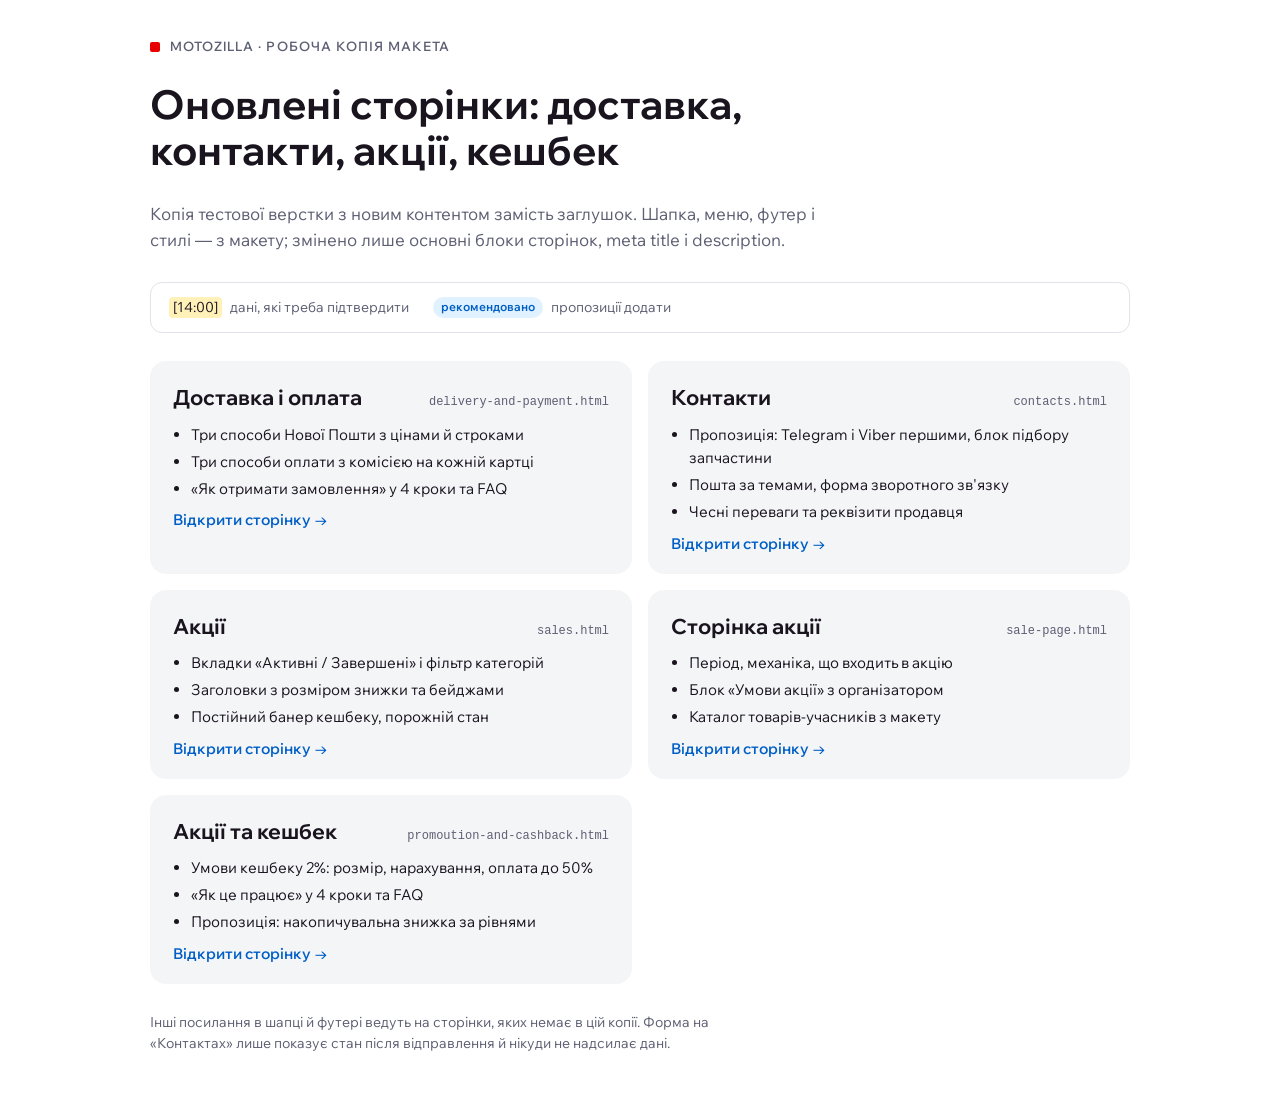
<file: index.html>
<!doctype html>
<html lang="uk">
<head>
<meta charset="UTF-8">
<meta name="robots" content="noindex, nofollow">
<meta name="viewport" content="width=device-width, initial-scale=1">
<title>Оновлені сторінки MotoZilla</title>
<link rel="stylesheet" href="https://fonts.googleapis.com/css2?family=Wix+Madefor+Display:wght@500;600;700&family=Wix+Madefor+Text:wght@400;500;600&display=swap">
<style>
/* Layout: one narrow column — legend strip, then four page tiles in a 2×2 grid that stacks on phones */
:root{
  --bg:#ffffff; --surface:#f4f5f7; --fg:#1a141f; --muted:#5d5f73; --line:#e1e3e8;
  --accent:#e80000; --link:#005fc6; --mark:#fff1b8; --rec-bg:#e0f2ff; --rec-fg:#005fc6; --dark:#000e1f; --on-dark:#ffffff;
  --display:"Wix Madefor Display", "Segoe UI", system-ui, sans-serif;
  --text:"Wix Madefor Text", "Segoe UI", system-ui, sans-serif;
}
@media (prefers-color-scheme: dark){:root:not([data-theme="light"]){
  --bg:#0d1117; --surface:#161c25; --fg:#eef0f4; --muted:#a3a8b8; --line:#283040;
  --accent:#ff4d4d; --link:#6cb4ff; --mark:#5c4a00; --rec-bg:#12304f; --rec-fg:#9ccfff; --dark:#eef0f4; --on-dark:#0d1117; color-scheme:dark}}
:root[data-theme="dark"]{
  --bg:#0d1117; --surface:#161c25; --fg:#eef0f4; --muted:#a3a8b8; --line:#283040;
  --accent:#ff4d4d; --link:#6cb4ff; --mark:#5c4a00; --rec-bg:#12304f; --rec-fg:#9ccfff; --dark:#eef0f4; --on-dark:#0d1117; color-scheme:dark}
body{background:var(--bg);color:var(--fg);font:16px/1.55 var(--text)}
.wrap{max-width:980px;margin:0 auto;padding-block:40px 64px;padding-left:max(16px, env(safe-area-inset-left, 0px));padding-right:max(16px, env(safe-area-inset-right, 0px));display:grid;gap:28px}
.brand{display:flex;align-items:center;gap:10px;font:600 13px/1 var(--display);letter-spacing:.08em;text-transform:uppercase;color:var(--muted)}
.brand i{width:10px;height:10px;border-radius:2px;background:var(--accent);display:block}
h1{font:700 clamp(28px,5vw,40px)/1.15 var(--display);margin:0;text-wrap:balance}
.lead{margin:0;max-width:62ch;color:var(--muted);font-size:17px}
.legend{display:flex;flex-wrap:wrap;gap:10px 24px;padding:14px 18px;border:1px solid var(--line);border-radius:12px;font-size:14px;color:var(--muted)}
.legend span{display:flex;align-items:center;gap:8px}
mark{background:var(--mark);color:var(--fg);border-radius:4px;padding:0 4px}
.rec{background:var(--rec-bg);color:var(--rec-fg);border-radius:999px;padding:1px 8px;font-size:12px;font-weight:600}
.grid{display:grid;grid-template-columns:repeat(2,minmax(0,1fr));gap:16px}
@media (max-width:640px){.grid{grid-template-columns:1fr}}
.tile{display:grid;gap:12px;align-content:start;padding:22px;border-radius:16px;background:var(--surface);color:inherit;text-decoration:none;border:1px solid transparent;transition:border-color .2s}
.tile:hover,.tile:focus-visible{border-color:var(--link);outline:none}
.tile__top{display:flex;justify-content:space-between;align-items:baseline;gap:12px}
.tile h2{font:700 21px/1.25 var(--display);margin:0}
.tile__file{font:500 12px/1 ui-monospace,SFMono-Regular,Menlo,monospace;color:var(--muted);white-space:nowrap}
.tile ul{margin:0;padding-left:18px;display:grid;gap:4px;font-size:15px}
.tile__go{font:600 15px/1 var(--display);color:var(--link)}
.foot{font-size:14px;color:var(--muted);margin:0;max-width:70ch}
@media (prefers-reduced-motion: reduce){.tile{transition:none}}
</style>

<style>body{margin:0}</style>
</head>
<body>
<main class="wrap">
  <div class="brand"><i></i>MotoZilla · робоча копія макета</div>
  <h1>Оновлені сторінки: доставка, контакти, акції, кешбек</h1>
  <p class="lead">Копія тестової верстки з новим контентом замість заглушок. Шапка, меню, футер і стилі — з макету; змінено лише основні блоки сторінок, meta title і description.</p>

  <div class="legend">
    <span><mark>[14:00]</mark> дані, які треба підтвердити</span>
    <span><span class="rec">рекомендовано</span> пропозиції додати</span>
  </div>

  <div class="grid">
    <a class="tile" href="delivery-and-payment.html">
      <div class="tile__top"><h2>Доставка і оплата</h2><span class="tile__file">delivery-and-payment.html</span></div>
      <ul>
        <li>Три способи Нової Пошти з цінами й строками</li>
        <li>Три способи оплати з комісією на кожній картці</li>
        <li>«Як отримати замовлення» у 4 кроки та FAQ</li>
      </ul>
      <span class="tile__go">Відкрити сторінку →</span>
    </a>
    <a class="tile" href="contacts.html">
      <div class="tile__top"><h2>Контакти</h2><span class="tile__file">contacts.html</span></div>
      <ul>
        <li>Пропозиція: Telegram і Viber першими, блок підбору запчастини</li>
        <li>Пошта за темами, форма зворотного зв'язку</li>
        <li>Чесні переваги та реквізити продавця</li>
      </ul>
      <span class="tile__go">Відкрити сторінку →</span>
    </a>
    <a class="tile" href="sales.html">
      <div class="tile__top"><h2>Акції</h2><span class="tile__file">sales.html</span></div>
      <ul>
        <li>Вкладки «Активні / Завершені» і фільтр категорій</li>
        <li>Заголовки з розміром знижки та бейджами</li>
        <li>Постійний банер кешбеку, порожній стан</li>
      </ul>
      <span class="tile__go">Відкрити сторінку →</span>
    </a>
    <a class="tile" href="sale-page.html">
      <div class="tile__top"><h2>Сторінка акції</h2><span class="tile__file">sale-page.html</span></div>
      <ul>
        <li>Період, механіка, що входить в акцію</li>
        <li>Блок «Умови акції» з організатором</li>
        <li>Каталог товарів-учасників з макету</li>
      </ul>
      <span class="tile__go">Відкрити сторінку →</span>
    </a>
    <a class="tile" href="promoution-and-cashback.html">
      <div class="tile__top"><h2>Акції та кешбек</h2><span class="tile__file">promoution-and-cashback.html</span></div>
      <ul>
        <li>Умови кешбеку 2%: розмір, нарахування, оплата до 50%</li>
        <li>«Як це працює» у 4 кроки та FAQ</li>
        <li>Пропозиція: накопичувальна знижка за рівнями</li>
      </ul>
      <span class="tile__go">Відкрити сторінку →</span>
    </a>
  </div>

  <p class="foot">Інші посилання в шапці й футері ведуть на сторінки, яких немає в цій копії. Форма на «Контактах» лише показує стан після відправлення й нікуди не надсилає дані.</p>
</main>

</body>
</html>
</file>
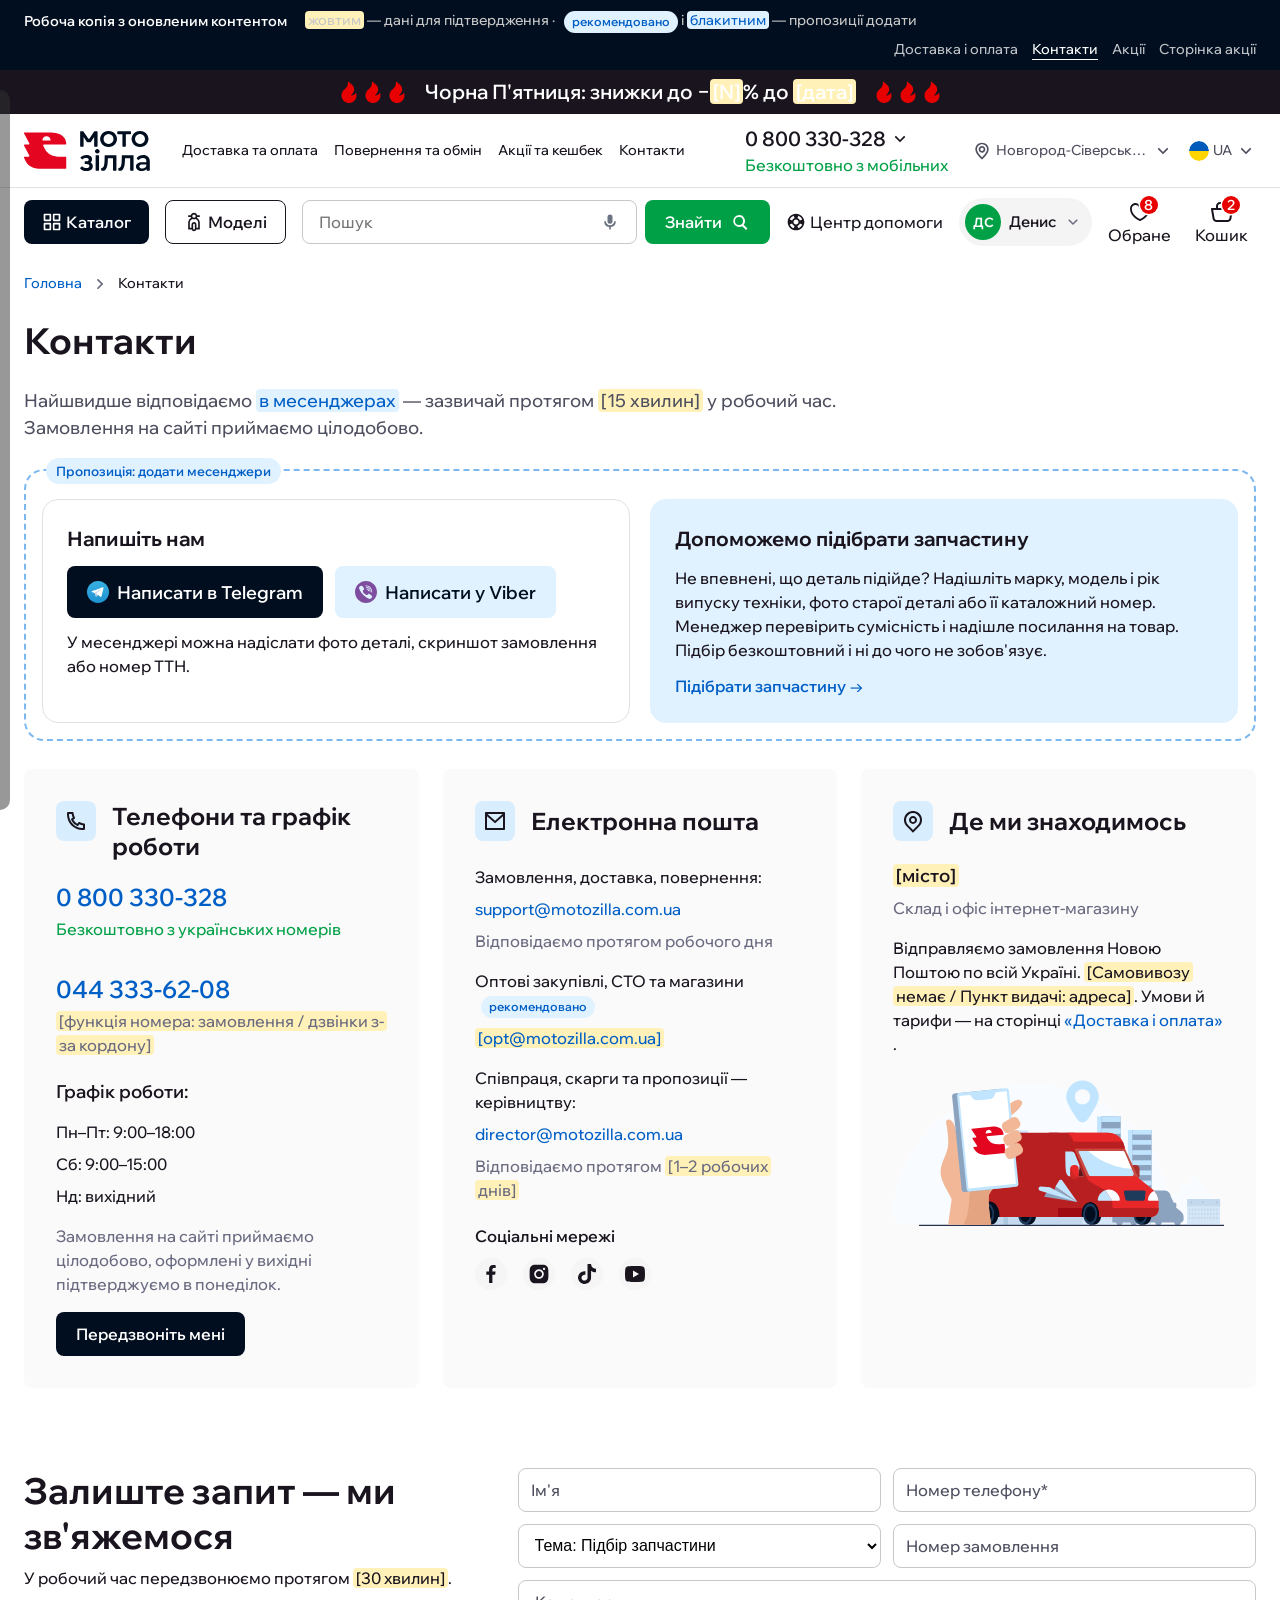
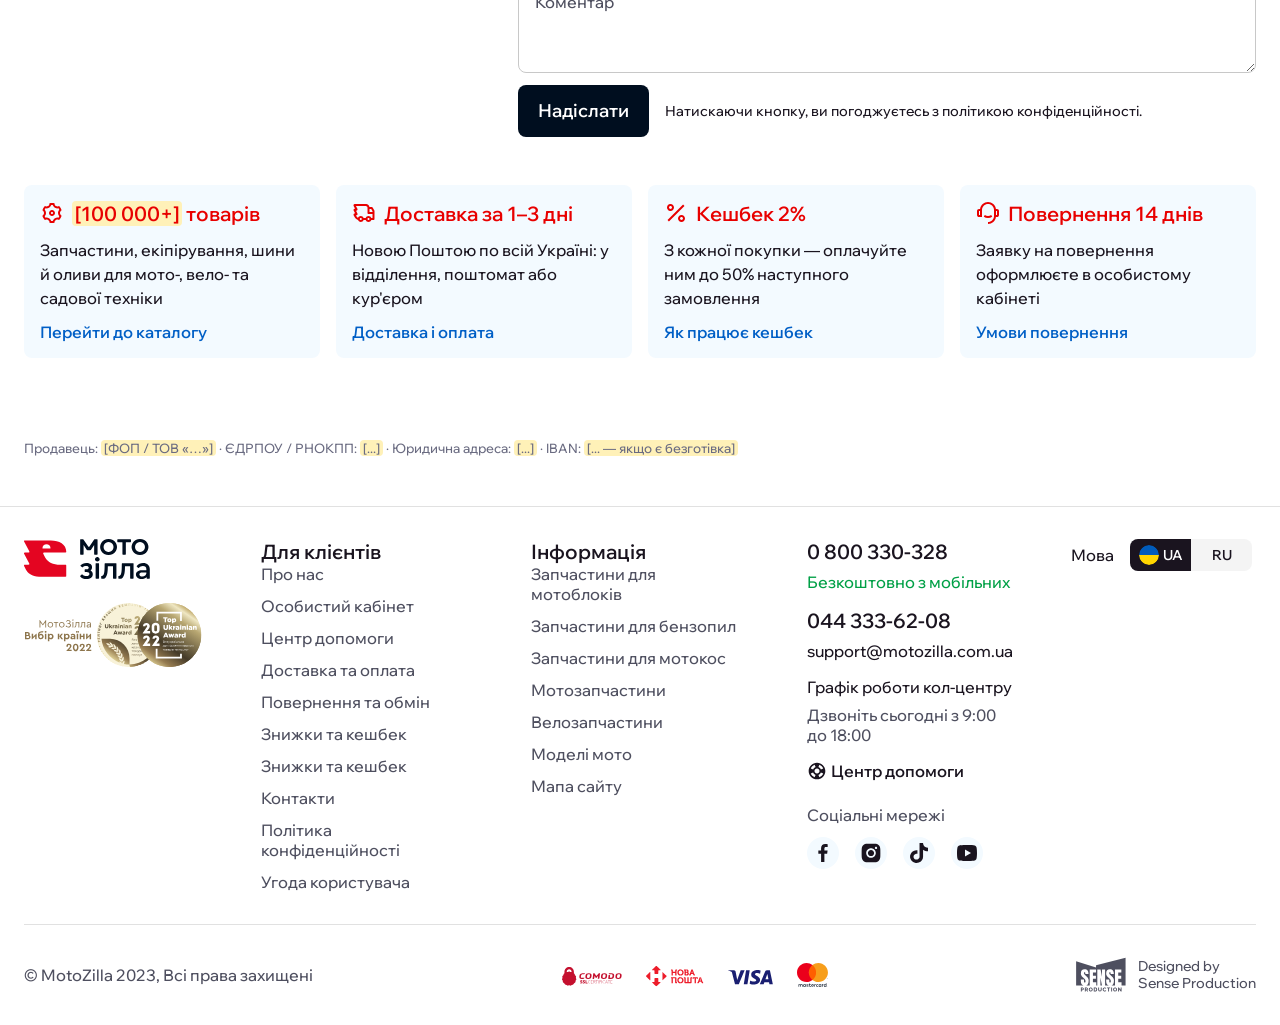
<file: contacts.html>
<!doctype html>
<html lang="uk">
	<head>
		<meta charset="UTF-8">
<meta name="robots" content="noindex, nofollow">
		<meta name="viewport" content="width=device-width, initial-scale=1.0, maximum-scale=1.0, user-scalable=no">
		<link rel="preload" href="./assets/fonts/WixMadeforDisplay-SemiBold.woff2" as="font" type="font/woff2" crossorigin="anonymous">
		<link rel="preload" href="./assets/fonts/WixMadeforDisplay-Medium.woff2" as="font" type="font/woff2" crossorigin="anonymous">
		<link rel="preload" href="./assets/fonts/WixMadeforDisplay-Bold.woff2" as="font" type="font/woff2" crossorigin="anonymous">
		<link rel="shortcut icon" href="./assets/img/favicon.ico">
		<title>Контакти інтернет-магазину MotoZilla — телефон, Telegram, Viber</title>
		<meta name="description" content="Зв'язок з MotoZilla ✅ Безкоштовно 0 800 330-328 ✅ Telegram і Viber ✅ Допоможемо підібрати запчастину за моделлю чи фото. Пн–Пт 9:00–18:00, Сб 9:00–15:00.">
		<link rel="stylesheet" crossorigin="" href="./css/style.min.css?v=1790865809592">
		<link rel="stylesheet" crossorigin="" href="./css/spollers.min.css?v=1790865809592">
		<link rel="stylesheet" crossorigin="" href="./css/popup.min.css?v=1790865809592">
		<link rel="stylesheet" crossorigin="" href="./css/quantity.min.css?v=1790865809592">
		<link rel="stylesheet" crossorigin="" href="./css/header.min.css?v=1790865809592">
		<link rel="stylesheet" crossorigin="" href="./css/search.min.css?v=1790865809592">
		<link rel="stylesheet" crossorigin="" href="./css/account-menu.min.css?v=1790865809592">
		<link rel="stylesheet" crossorigin="" href="./css/tippy.min.css?v=1790865809592">
		<link rel="stylesheet" crossorigin="" href="./css/top-info.min.css?v=1790865809592">
		<link rel="stylesheet" crossorigin="" href="./css/menu.min.css?v=1790865809592">
		<link rel="stylesheet" crossorigin="" href="./css/menu-catalog.min.css?v=1790865809592">
		<link rel="stylesheet" crossorigin="" href="./css/mob-menu.min.css?v=1790865809592">
		<link rel="stylesheet" crossorigin="" href="./css/contacts.min.css?v=1790865809592">
		<link rel="stylesheet" crossorigin="" href="./css/advantages.min.css?v=1790865809592">
		<link rel="stylesheet" crossorigin="" href="./css/footer.min.css?v=1790865809592">
		<link rel="stylesheet" crossorigin="" href="./css/fixed-menu.min.css?v=1790865809592">
			<link rel="stylesheet" href="./css/checkbox.min.css">
		<link rel="stylesheet" href="./css/mz-content.css">
	</head>
	<body>
<div class="mz-review">
  <div class="mz-review__container">
    <span class="mz-review__label">Робоча копія з оновленим контентом</span>
    <span class="mz-review__hint"><mark class="mz-ph">жовтим</mark> — дані для підтвердження · <span class="mz-rec">рекомендовано</span> і <span class="mz-rec-t">блакитним</span> — пропозиції додати</span>
    <nav class="mz-review__nav">
      <a href="delivery-and-payment.html" data-page="delivery">Доставка і оплата</a>
      <a href="contacts.html" data-page="contacts" class="is-current">Контакти</a>
      <a href="sales.html" data-page="sales">Акції</a>
      <a href="sale-page.html" data-page="sale">Сторінка акції</a>
    </nav>
  </div>
</div>

		<div class="wrapper">
			<div class="top-info" style="background-color: #1a141f; color: #fff;">
				<a href="#" class="top-info__link">
					<span class="top-info__icons">
						<svg width="24" height="24" viewbox="0 0 24 24" fill="none" xmlns="http://www.w3.org/2000/svg">
							<path d="M12.0003 23C10.4975 22.9999 9.02934 22.5483 7.78624 21.7037C6.54315 20.8592 5.58244 19.6606 5.02868 18.2635C4.47493 16.8664 4.35367 15.3352 4.68062 13.8683C5.00757 12.4015 5.76766 11.0667 6.86234 10.037C8.20434 8.774 11.5003 6.5 11.0003 1.5C17.0003 5.5 20.0003 9.5 14.0003 15.5C15.0003 15.5 16.5003 15.5 19.0003 13.03C19.2703 13.803 19.5003 14.634 19.5003 15.5C19.5003 17.4891 18.7102 19.3968 17.3036 20.8033C15.8971 22.2098 13.9895 23 12.0003 23Z" fill="#E80000"></path>
						</svg>
						<svg width="24" height="24" viewbox="0 0 24 24" fill="none" xmlns="http://www.w3.org/2000/svg">
							<path d="M12.0003 23C10.4975 22.9999 9.02934 22.5483 7.78624 21.7037C6.54315 20.8592 5.58244 19.6606 5.02868 18.2635C4.47493 16.8664 4.35367 15.3352 4.68062 13.8683C5.00757 12.4015 5.76766 11.0667 6.86234 10.037C8.20434 8.774 11.5003 6.5 11.0003 1.5C17.0003 5.5 20.0003 9.5 14.0003 15.5C15.0003 15.5 16.5003 15.5 19.0003 13.03C19.2703 13.803 19.5003 14.634 19.5003 15.5C19.5003 17.4891 18.7102 19.3968 17.3036 20.8033C15.8971 22.2098 13.9895 23 12.0003 23Z" fill="#E80000"></path>
						</svg>
						<svg width="24" height="24" viewbox="0 0 24 24" fill="none" xmlns="http://www.w3.org/2000/svg">
							<path d="M12.0003 23C10.4975 22.9999 9.02934 22.5483 7.78624 21.7037C6.54315 20.8592 5.58244 19.6606 5.02868 18.2635C4.47493 16.8664 4.35367 15.3352 4.68062 13.8683C5.00757 12.4015 5.76766 11.0667 6.86234 10.037C8.20434 8.774 11.5003 6.5 11.0003 1.5C17.0003 5.5 20.0003 9.5 14.0003 15.5C15.0003 15.5 16.5003 15.5 19.0003 13.03C19.2703 13.803 19.5003 14.634 19.5003 15.5C19.5003 17.4891 18.7102 19.3968 17.3036 20.8033C15.8971 22.2098 13.9895 23 12.0003 23Z" fill="#E80000"></path>
						</svg>
					</span>
					<span>Чорна П'ятниця: знижки до −<mark class="mz-ph">[N]</mark>% до <mark class="mz-ph">[дата]</mark></span>
					<span class="top-info__icons top-info__icons--last">
						<svg width="24" height="24" viewbox="0 0 24 24" fill="none" xmlns="http://www.w3.org/2000/svg">
							<path d="M12.0003 23C10.4975 22.9999 9.02934 22.5483 7.78624 21.7037C6.54315 20.8592 5.58244 19.6606 5.02868 18.2635C4.47493 16.8664 4.35367 15.3352 4.68062 13.8683C5.00757 12.4015 5.76766 11.0667 6.86234 10.037C8.20434 8.774 11.5003 6.5 11.0003 1.5C17.0003 5.5 20.0003 9.5 14.0003 15.5C15.0003 15.5 16.5003 15.5 19.0003 13.03C19.2703 13.803 19.5003 14.634 19.5003 15.5C19.5003 17.4891 18.7102 19.3968 17.3036 20.8033C15.8971 22.2098 13.9895 23 12.0003 23Z" fill="#E80000"></path>
						</svg>
						<svg width="24" height="24" viewbox="0 0 24 24" fill="none" xmlns="http://www.w3.org/2000/svg">
							<path d="M12.0003 23C10.4975 22.9999 9.02934 22.5483 7.78624 21.7037C6.54315 20.8592 5.58244 19.6606 5.02868 18.2635C4.47493 16.8664 4.35367 15.3352 4.68062 13.8683C5.00757 12.4015 5.76766 11.0667 6.86234 10.037C8.20434 8.774 11.5003 6.5 11.0003 1.5C17.0003 5.5 20.0003 9.5 14.0003 15.5C15.0003 15.5 16.5003 15.5 19.0003 13.03C19.2703 13.803 19.5003 14.634 19.5003 15.5C19.5003 17.4891 18.7102 19.3968 17.3036 20.8033C15.8971 22.2098 13.9895 23 12.0003 23Z" fill="#E80000"></path>
						</svg>
						<svg width="24" height="24" viewbox="0 0 24 24" fill="none" xmlns="http://www.w3.org/2000/svg">
							<path d="M12.0003 23C10.4975 22.9999 9.02934 22.5483 7.78624 21.7037C6.54315 20.8592 5.58244 19.6606 5.02868 18.2635C4.47493 16.8664 4.35367 15.3352 4.68062 13.8683C5.00757 12.4015 5.76766 11.0667 6.86234 10.037C8.20434 8.774 11.5003 6.5 11.0003 1.5C17.0003 5.5 20.0003 9.5 14.0003 15.5C15.0003 15.5 16.5003 15.5 19.0003 13.03C19.2703 13.803 19.5003 14.634 19.5003 15.5C19.5003 17.4891 18.7102 19.3968 17.3036 20.8033C15.8971 22.2098 13.9895 23 12.0003 23Z" fill="#E80000"></path>
						</svg>
					</span>
				</a>
			</div>
			<header class="header" data-sticky-parent="">
				<div class="header__top">
					<div class="header__container">
						<button type="button" class="header__burger" data-menu="menu" data-menu-click="">
							<svg width="24" height="24" viewbox="0 0 24 24" fill="none" xmlns="http://www.w3.org/2000/svg">
								<path d="M3 4H21V6H3V4ZM3 11H21V13H3V11ZM3 18H21V20H3V18Z" fill="currentColor"></path>
							</svg>
						</button>
						<a href="#" class="header__logo">
							<picture>
								<source srcset="./assets/img/Logo-MZ.svg" media="(max-width: 991.98px)">
								<img src="./assets/img/logo.svg" alt="logo">
							</picture>
						</a>
						<div class="header__menu menu">
							<nav class="menu__body">
								<ul class="menu__list">
									<li class="menu__item">
										<a href="delivery-and-payment.html" class="menu__link">Доставка та оплата</a>
									</li>
									<li class="menu__item">
										<a href="#" class="menu__link">Повернення та обмін</a>
									</li>
									<li class="menu__item">
										<a href="sales.html" class="menu__link">Акції та кешбек</a>
									</li>
									<li class="menu__item">
										<a href="contacts.html" class="menu__link">Контакти</a>
									</li>
								</ul>
							</nav>
							<div class="menu__phone phone-block" data-drop-block="">
								<div class="phone-block__top">
									<div class="phone-block__head">
										<a href="tel:0800330328" class="phone-block__phone">
											<span>0 800 330-328</span>
										</a>
										<button type="button" class="phone-block__arrow" data-drop-toggle="">
											<svg width="20" height="20" viewbox="0 0 20 20" fill="none" xmlns="http://www.w3.org/2000/svg">
												<path d="M15.3027 8.03027L9.99902 13.333L4.69531 8.03027L5.87402 6.85156L9.99902 10.9766L14.124 6.85156L15.3027 8.03027Z" fill="currentColor"></path>
											</svg>
										</button>
									</div>
									<div class="phone-block__info">Безкоштовно з мобільних</div>
								</div>
								<div class="phone-block__drop">
									<div class="phone-block__time">
										<span>Дзвоніть сьогодні</span>
										<span>з 9:00 до 18:00</span>
									</div>
									<div class="phone-block__contacts">
										<a href="tel:0443336208" class="phone-block__tel">044 333-62-08</a>
										<a href="mailto:support@motozilla.com.ua" class="phone-block__link">support@motozilla.com.ua</a>
									</div>
								</div>
							</div>
							<div class="menu__actions">
								<button data-fls-popup-link="popup-city" type="button" class="menu__city">
									<span class="menu__city-icon">
										<svg width="20" height="20" viewbox="0 0 20 20" fill="none" xmlns="http://www.w3.org/2000/svg">
											<path d="M10.0007 1.66663C8.23254 1.66663 6.53685 2.36901 5.28661 3.61925C4.03636 4.86949 3.33398 6.56518 3.33398 8.33329C3.33398 12.8333 9.20898 17.9166 9.45898 18.1333C9.60993 18.2624 9.80202 18.3333 10.0007 18.3333C10.1993 18.3333 10.3914 18.2624 10.5423 18.1333C10.834 17.9166 16.6673 12.8333 16.6673 8.33329C16.6673 6.56518 15.9649 4.86949 14.7147 3.61925C13.4645 2.36901 11.7688 1.66663 10.0007 1.66663ZM10.0007 16.375C8.22565 14.7083 5.00065 11.1166 5.00065 8.33329C5.00065 7.00721 5.52744 5.73544 6.46512 4.79776C7.4028 3.86008 8.67457 3.33329 10.0007 3.33329C11.3267 3.33329 12.5985 3.86008 13.5362 4.79776C14.4739 5.73544 15.0007 7.00721 15.0007 8.33329C15.0007 11.1166 11.7757 14.7166 10.0007 16.375ZM10.0007 4.99996C9.34138 4.99996 8.69691 5.19546 8.14875 5.56173C7.60059 5.928 7.17334 6.44859 6.92105 7.05768C6.66876 7.66677 6.60275 8.33699 6.73137 8.98359C6.85998 9.6302 7.17745 10.2241 7.64363 10.6903C8.1098 11.1565 8.70375 11.474 9.35035 11.6026C9.99695 11.7312 10.6672 11.6652 11.2763 11.4129C11.8853 11.1606 12.4059 10.7334 12.7722 10.1852C13.1385 9.63703 13.334 8.99256 13.334 8.33329C13.334 7.44924 12.9828 6.60139 12.3577 5.97627C11.7326 5.35115 10.8847 4.99996 10.0007 4.99996ZM10.0007 9.99996C9.67102 9.99996 9.34878 9.90221 9.0747 9.71908C8.80062 9.53594 8.587 9.27564 8.46085 8.9711C8.33471 8.66655 8.3017 8.33144 8.36601 8.00814C8.43032 7.68484 8.58905 7.38787 8.82214 7.15478C9.05523 6.92169 9.3522 6.76296 9.6755 6.69865C9.9988 6.63434 10.3339 6.66735 10.6385 6.79349C10.943 6.91964 11.2033 7.13326 11.3864 7.40734C11.5696 7.68142 11.6673 8.00366 11.6673 8.33329C11.6673 8.77532 11.4917 9.19924 11.1792 9.5118C10.8666 9.82436 10.4427 9.99996 10.0007 9.99996Z" fill="currentColor"></path>
										</svg>
									</span>
									<span class="menu__city-name">Новгород-Сіверський</span>
									<span class="menu__city-arrow">
										<svg width="20" height="20" viewbox="0 0 20 20" fill="none" xmlns="http://www.w3.org/2000/svg">
											<path d="M15.3027 8.03027L9.99902 13.333L4.69531 8.03027L5.87402 6.85156L9.99902 10.9766L14.124 6.85156L15.3027 8.03027Z" fill="currentColor"></path>
										</svg>
									</span>
								</button>
								<div class="menu__lang lang-drop" data-drop-block="">
									<button type="button" class="lang-drop__current" data-drop-toggle="">
										<span class="lang-drop__current-icon">
											<img src="./assets/img/icons/ua.svg" alt="Image" loading="lazy">
										</span>
										<span class="lang-drop__current-text">UA</span>
										<span class="lang-drop__current-arrow">
											<svg width="20" height="20" viewbox="0 0 20 20" fill="none" xmlns="http://www.w3.org/2000/svg">
												<path d="M15.3027 8.03027L9.99902 13.333L4.69531 8.03027L5.87402 6.85156L9.99902 10.9766L14.124 6.85156L15.3027 8.03027Z" fill="currentColor"></path>
											</svg>
										</span>
									</button>
									<div class="lang-drop__list">
										<span class="lang-drop__link">UA</span>
										<a href="#" class="lang-drop__link">RU</a>
									</div>
								</div>
							</div>
						</div>
						<button data-fls-popup-link="popup-help" type="button" class="header__communication">
							<svg width="24" height="24" viewbox="0 0 24 24" fill="none" xmlns="http://www.w3.org/2000/svg">
								<path d="M9.366 10.682C10.3043 12.3305 11.6695 13.6957 13.318 14.634L14.202 13.396C14.3442 13.1969 14.5544 13.0569 14.7928 13.0023C15.0313 12.9478 15.2814 12.9825 15.496 13.1C16.9103 13.8729 18.4722 14.3378 20.079 14.464C20.3298 14.4839 20.5638 14.5975 20.7345 14.7823C20.9052 14.9671 21 15.2094 21 15.461V19.923C21.0001 20.1706 20.9083 20.4094 20.7424 20.5932C20.5765 20.777 20.3483 20.8927 20.102 20.918C19.572 20.973 19.038 21 18.5 21C9.94 21 3 14.06 3 5.5C3 4.962 3.027 4.428 3.082 3.898C3.10725 3.6517 3.22298 3.42352 3.40679 3.25763C3.5906 3.09175 3.82941 2.99995 4.077 3H8.539C8.79056 2.99997 9.0329 3.09475 9.21768 3.26545C9.40247 3.43615 9.51613 3.67022 9.536 3.921C9.66222 5.52779 10.1271 7.08968 10.9 8.504C11.0175 8.71856 11.0522 8.96874 10.9977 9.2072C10.9431 9.44565 10.8031 9.65584 10.604 9.798L9.366 10.682V10.682ZM6.844 10.025L8.744 8.668C8.20478 7.50409 7.83535 6.26884 7.647 5H5.01C5.004 5.166 5.001 5.333 5.001 5.5C5 12.956 11.044 19 18.5 19C18.667 19 18.834 18.997 19 18.99V16.353C17.7312 16.1646 16.4959 15.7952 15.332 15.256L13.975 17.156C13.4287 16.9437 12.898 16.6931 12.387 16.406L12.329 16.373C10.3676 15.2567 8.74328 13.6324 7.627 11.671L7.594 11.613C7.30691 11.102 7.05628 10.5713 6.844 10.025V10.025Z" fill="currentColor"></path>
							</svg>
						</button>
					</div>
				</div>
				<div class="header__body" data-sticky-block="" data-sticky-class="header-sticky" data-header-offset="">
					<div class="header__container">
						<div class="header__btns">
							<button type="button" class="header__catalog" data-menu="catalog" data-menu-click="">
								<svg width="20" height="20" viewbox="0 0 20 20" fill="none" xmlns="http://www.w3.org/2000/svg">
									<path fill-rule="evenodd" clip-rule="evenodd" d="M2.49935 1.66663C2.03911 1.66663 1.66602 2.03972 1.66602 2.49996V8.33329C1.66602 8.79353 2.03911 9.16663 2.49935 9.16663H8.33268C8.79292 9.16663 9.16602 8.79353 9.16602 8.33329V2.49996C9.16602 2.03972 8.79292 1.66663 8.33268 1.66663H2.49935ZM3.33268 7.49996V3.33329H7.49935V7.49996H3.33268ZM11.666 1.66663C11.2058 1.66663 10.8327 2.03972 10.8327 2.49996V8.33329C10.8327 8.79353 11.2058 9.16663 11.666 9.16663H17.4993C17.9596 9.16663 18.3327 8.79353 18.3327 8.33329V2.49996C18.3327 2.03972 17.9596 1.66663 17.4993 1.66663H11.666ZM12.4993 7.49996V3.33329H16.666V7.49996H12.4993ZM10.8327 11.6666C10.8327 11.2064 11.2058 10.8333 11.666 10.8333H17.4993C17.9596 10.8333 18.3327 11.2064 18.3327 11.6666V17.5C18.3327 17.9602 17.9596 18.3333 17.4993 18.3333H11.666C11.2058 18.3333 10.8327 17.9602 10.8327 17.5V11.6666ZM12.4993 12.5V16.6666H16.666V12.5H12.4993ZM2.49935 10.8333C2.03911 10.8333 1.66602 11.2064 1.66602 11.6666V17.5C1.66602 17.9602 2.03911 18.3333 2.49935 18.3333H8.33268C8.79292 18.3333 9.16602 17.9602 9.16602 17.5V11.6666C9.16602 11.2064 8.79292 10.8333 8.33268 10.8333H2.49935ZM3.33268 16.6666V12.5H7.49935V16.6666H3.33268Z" fill="currentColor"></path>
								</svg>
								<span>Каталог</span>
							</button>
							<button type="button" class="header__models" data-menu="models" data-menu-click="">
								<svg width="20" height="20" viewbox="0 0 20 20" fill="none" xmlns="http://www.w3.org/2000/svg">
									<path d="M12.916 5.78087C13.8031 6.29272 14.5397 7.02917 15.0517 7.91612C15.5637 8.80307 15.8331 9.80924 15.8327 10.8334V17.5H12.3577C12.1855 17.988 11.8662 18.4105 11.4438 18.7094C11.0215 19.0082 10.5168 19.1687 9.99935 19.1687C9.48192 19.1687 8.97723 19.0082 8.55485 18.7094C8.13247 18.4105 7.81318 17.988 7.64102 17.5H4.16602V10.8334C4.16564 9.80924 4.43501 8.80307 4.94703 7.91612C5.45904 7.02917 6.19563 6.29272 7.08268 5.78087C6.94575 5.53493 6.84074 5.27254 6.77018 5.00004H4.16602V3.33337H6.77102C6.95638 2.61817 7.37399 1.98477 7.9583 1.5326C8.5426 1.08043 9.26052 0.835083 9.99935 0.835083C10.7382 0.835083 11.4561 1.08043 12.0404 1.5326C12.6247 1.98477 13.0423 2.61817 13.2277 3.33337H15.8327V5.00004H13.2277C13.1568 5.27504 13.051 5.53754 12.9169 5.78087H12.916ZM11.7052 7.03087C11.206 7.3292 10.6227 7.50004 9.99935 7.50004C9.39875 7.50094 8.80918 7.33879 8.29352 7.03087C7.56039 7.35996 6.93804 7.89399 6.50144 8.56863C6.06483 9.24328 5.83259 10.0298 5.83268 10.8334V15.8334H7.49935V12.5C7.49935 11.837 7.76274 11.2011 8.23158 10.7323C8.70042 10.2634 9.33631 10 9.99935 10C10.6624 10 11.2983 10.2634 11.7671 10.7323C12.236 11.2011 12.4993 11.837 12.4993 12.5V15.8334H14.166V10.8334C14.1661 10.0298 13.9339 9.24328 13.4973 8.56863C13.0607 7.89399 12.4383 7.35996 11.7052 7.03087ZM9.99935 11.6667C9.77834 11.6667 9.56637 11.7545 9.41009 11.9108C9.25381 12.0671 9.16602 12.279 9.16602 12.5V16.6667C9.16602 16.8877 9.25381 17.0997 9.41009 17.256C9.56637 17.4122 9.77834 17.5 9.99935 17.5C10.2204 17.5 10.4323 17.4122 10.5886 17.256C10.7449 17.0997 10.8327 16.8877 10.8327 16.6667V12.5C10.8327 12.279 10.7449 12.0671 10.5886 11.9108C10.4323 11.7545 10.2204 11.6667 9.99935 11.6667ZM9.99935 5.83337C10.4414 5.83337 10.8653 5.65778 11.1779 5.34521C11.4904 5.03265 11.666 4.60873 11.666 4.1667C11.666 3.72468 11.4904 3.30075 11.1779 2.98819C10.8653 2.67563 10.4414 2.50004 9.99935 2.50004C9.55732 2.50004 9.1334 2.67563 8.82084 2.98819C8.50828 3.30075 8.33268 3.72468 8.33268 4.1667C8.33268 4.60873 8.50828 5.03265 8.82084 5.34521C9.1334 5.65778 9.55732 5.83337 9.99935 5.83337Z" fill="currentColor"></path>
								</svg>
								<span>Моделі</span>
							</button>
						</div>
						<div class="header__search">
							<input autocomplete="off" type="text" name="search" placeholder="Пошук" class="header__search-input">
						</div>
						<a href="#" class="header__help">
							<svg width="20" height="20" viewbox="0 0 20 20" fill="none" xmlns="http://www.w3.org/2000/svg">
								<path d="M9.99935 1.66663C5.39935 1.66663 1.66602 5.39996 1.66602 9.99996C1.66602 14.6 5.39935 18.3333 9.99935 18.3333C14.5993 18.3333 18.3327 14.6 18.3327 9.99996C18.3327 5.39996 14.5993 1.66663 9.99935 1.66663ZM16.216 7.59996L13.8993 8.55829C13.6906 7.99673 13.3628 7.48699 12.9385 7.06408C12.5141 6.64117 12.0033 6.31511 11.441 6.10829L12.3993 3.79163C14.1493 4.45829 15.541 5.84996 16.216 7.59996ZM9.99935 12.5C8.61602 12.5 7.49935 11.3833 7.49935 9.99996C7.49935 8.61663 8.61602 7.49996 9.99935 7.49996C11.3827 7.49996 12.4993 8.61663 12.4993 9.99996C12.4993 11.3833 11.3827 12.5 9.99935 12.5ZM7.60768 3.78329L8.58268 6.09996C8.01378 6.30728 7.4969 6.63611 7.06802 7.06355C6.63915 7.49098 6.30858 8.00675 6.09935 8.57496L3.78268 7.60829C4.11684 6.73842 4.62999 5.94844 5.28891 5.28952C5.94783 4.6306 6.73781 4.11745 7.60768 3.78329ZM3.78268 12.3916L6.09935 11.4333C6.30713 12 6.63632 12.5144 7.06386 12.9405C7.49139 13.3666 8.00693 13.6941 8.57435 13.9L7.59935 16.2166C6.73133 15.8809 5.94325 15.3672 5.28589 14.7084C4.62853 14.0496 4.11647 13.2604 3.78268 12.3916ZM12.3993 16.2166L11.441 13.9C12.0059 13.6907 12.5184 13.3608 12.943 12.9334C13.3675 12.506 13.6939 11.9913 13.8993 11.425L16.216 12.4C15.8808 13.2669 15.3681 14.0542 14.7108 14.7114C14.0536 15.3687 13.2663 15.8814 12.3993 16.2166Z" fill="currentColor"></path>
							</svg>
							<span>Центр допомоги</span>
						</a>
						<div class="header__actions">
							<div class="header__user" data-account="">
								<button type="button" class="header__user-btn" data-account-toggle="" aria-haspopup="true" aria-expanded="false">
									<span class="header__user-avatar">ДС</span>
									<span class="header__user-name">Денис</span>
									<svg class="header__user-arrow" viewbox="0 0 20 20" width="18" height="18" fill="none" xmlns="http://www.w3.org/2000/svg">
										<path d="M10 11.0L14.1 6.9l1.2 1.2L10 13.3 4.7 8.1l1.2-1.2L10 11z" fill="currentColor"></path>
									</svg>
								</button>
								<div class="account-drop" data-top-position="">
									<div class="account-drop__head">
										<span class="account-drop__avatar">ДС</span>
										<span class="account-drop__id">
											<span class="account-drop__name">Денис Соколов</span>
											<span class="account-drop__phone">+38 (097) 123 45 67</span>
										</span>
									</div>
									<a class="account-drop__bonus" href="#">
										<span>Бонусний рахунок</span>
										<b>1 250 ₴</b>
									</a>
									<nav class="account-drop__menu">
										<a class="account-drop__link" href="/account.html">
											<span class="account-drop__icon">
												<svg viewbox="0 0 24 24" width="20" height="20" fill="none" xmlns="http://www.w3.org/2000/svg">
													<path d="M12 12a5 5 0 100-10 5 5 0 000 10zm0 2c-5 0-9 2.7-9 6v2h18v-2c0-3.3-4-6-9-6z" fill="currentColor"></path>
												</svg>
											</span>
											<span>Особистий кабінет</span>
										</a>
										<a class="account-drop__link" href="/account.html">
											<span class="account-drop__icon">
												<svg viewbox="0 0 24 24" width="20" height="20" fill="none" xmlns="http://www.w3.org/2000/svg">
													<path d="M7 4h10l3 5v11a1 1 0 01-1 1H5a1 1 0 01-1-1V9l3-5zm.5 2L6 8.5h12L16.5 6h-9zM6 10.5V19h12v-8.5H6z" fill="currentColor"></path>
												</svg>
											</span>
											<span>Мої замовлення</span>
										</a>
										<a class="account-drop__link" href="#">
											<span class="account-drop__icon">
												<svg viewbox="0 0 24 24" width="20" height="20" fill="none" xmlns="http://www.w3.org/2000/svg">
													<path d="M12 21s-7-4.5-9.5-9C1 9 2.5 5 6.5 5 9 5 11 7 12 8.5 13 7 15 5 17.5 5c4 0 5.5 4 4 7-2.5 4.5-9.5 9-9.5 9z" stroke="currentColor" stroke-width="1.8" fill="none"></path>
												</svg>
											</span>
											<span>Обране</span>
											<span class="account-drop__count">8</span>
										</a>
										<a class="account-drop__link" href="#">
											<span class="account-drop__icon">
												<svg viewbox="0 0 24 24" width="20" height="20" fill="none" xmlns="http://www.w3.org/2000/svg">
													<path d="M3 7h18v10H3V7zm2 2v6h14V9H5zm2 2h4v2H7v-2z" fill="currentColor"></path>
												</svg>
											</span>
											<span>Бонусний рахунок</span>
										</a>
										<a class="account-drop__link" href="#">
											<span class="account-drop__icon">
												<svg viewbox="0 0 24 24" width="20" height="20" fill="none" xmlns="http://www.w3.org/2000/svg">
													<path d="M12 8a4 4 0 100 8 4 4 0 000-8zm9 4l-2.1-1.6.3-2.6-2.6-.3L15 5l-2.4 1-2.4-1-1.6 2.5-2.6.3.3 2.6L4 12l2.1 1.6-.3 2.6 2.6.3L10 19l2.4-1 2.4 1 1.6-2.5 2.6-.3-.3-2.6L21 12z" fill="currentColor"></path>
												</svg>
											</span>
											<span>Налаштування</span>
										</a>
									</nav>
									<button type="button" class="account-drop__logout" data-account-logout="">
										<svg viewbox="0 0 24 24" width="20" height="20" fill="none" xmlns="http://www.w3.org/2000/svg">
											<path d="M16 17l5-5-5-5-1.4 1.4L17.2 11H9v2h8.2l-2.6 2.6L16 17zM4 4h8V2H4a2 2 0 00-2 2v16a2 2 0 002 2h8v-2H4V4z" fill="currentColor"></path>
										</svg>
										<span>Вийти</span>
									</button>
								</div>
							</div>
							<button data-fls-popup-link="popup-login" type="button" class="header__action">
								<span class="header__action-icon">
									<svg width="24" height="24" viewbox="0 0 24 24" fill="none" xmlns="http://www.w3.org/2000/svg">
										<path d="M15.6563 12.2588C16.2565 11.7155 16.738 11.0434 17.068 10.2883C17.398 9.53313 17.5688 8.7126 17.5688 7.88235C17.5688 6.32226 16.9761 4.82606 15.9212 3.7229C14.8663 2.61975 13.4356 2 11.9438 2C10.4519 2 9.02117 2.61975 7.96627 3.7229C6.91138 4.82606 6.31875 6.32226 6.31875 7.88235C6.3257 8.71716 6.50524 9.54051 6.84506 10.2959C7.18489 11.0514 7.67695 11.721 8.2875 12.2588C6.71266 13.0046 5.37652 14.2089 4.43885 15.7277C3.50118 17.2465 3.00166 19.0157 3 20.8235C3 21.1355 3.11853 21.4348 3.3295 21.6554C3.54048 21.8761 3.82663 22 4.125 22C4.42337 22 4.70952 21.8761 4.9205 21.6554C5.13147 21.4348 5.25 21.1355 5.25 20.8235C5.25 18.9514 5.96116 17.156 7.22703 15.8322C8.4929 14.5084 10.2098 13.7647 12 13.7647C13.7902 13.7647 15.5071 14.5084 16.773 15.8322C18.0388 17.156 18.75 18.9514 18.75 20.8235C18.75 21.1355 18.8685 21.4348 19.0795 21.6554C19.2905 21.8761 19.5766 22 19.875 22C20.1734 22 20.4595 21.8761 20.6705 21.6554C20.8815 21.4348 21 21.1355 21 20.8235C20.9935 19.0092 20.4856 17.2355 19.5375 15.716C18.5895 14.1965 17.2416 12.9959 15.6563 12.2588ZM11.9438 11.4118C11.2762 11.4118 10.6237 11.2048 10.0687 10.817C9.51368 10.4291 9.0811 9.87792 8.82566 9.233C8.57021 8.58809 8.50337 7.87844 8.6336 7.1938C8.76382 6.50916 9.08526 5.88028 9.55726 5.38668C10.0293 4.89309 10.6306 4.55694 11.2853 4.42076C11.94 4.28457 12.6186 4.35447 13.2353 4.6216C13.852 4.88873 14.3791 5.34111 14.75 5.92152C15.1208 6.50193 15.3188 7.1843 15.3188 7.88235C15.3188 8.81841 14.9632 9.71613 14.3302 10.378C13.6973 11.0399 12.8389 11.4118 11.9438 11.4118Z" fill="currentColor"></path>
									</svg>
								</span>
								<span class="header__action-text">Увійти</span>
							</button>
							<button data-fls-popup-link="popup-fav-empty" type="button" class="header__action">
								<span class="header__action-icon">
									<svg width="24" height="24" viewbox="0 0 24 24" fill="none" xmlns="http://www.w3.org/2000/svg">
										<path d="M16.5459 3C17.9924 3.00012 19.3795 3.59915 20.4023 4.66504C21.4252 5.73103 22 7.17705 22 8.68457C21.9999 12.8983 19.4723 15.9835 17.1133 17.9492C15.7765 19.055 14.3181 19.9908 12.7686 20.7363C12.2749 20.9722 12.1027 21 12 21C11.7128 20.9811 11.4912 20.8604 11.2295 20.7363C9.67922 19.9913 8.21974 19.0556 6.88281 17.9492C4.52472 15.9835 2.00014 12.8992 2 8.68457C2 7.17705 2.57477 5.73103 3.59766 4.66504C4.62048 3.59915 6.00763 3.00012 7.4541 3C8.34232 3.00241 9.21771 3.22458 10.0078 3.64746C10.7978 4.07031 11.4807 4.68179 12 5.43262C12.5193 4.68179 13.2022 4.07031 13.9922 3.64746C14.7823 3.22458 15.6577 3.00241 16.5459 3ZM16.5459 4.89453C14.7668 4.89453 13.2252 6.21771 12.8906 7.92676C12.8488 8.14073 12.7374 8.33349 12.5752 8.47168C12.4129 8.60984 12.2096 8.68555 12 8.68555C11.7904 8.68555 11.5871 8.60984 11.4248 8.47168C11.2626 8.33349 11.1512 8.14073 11.1094 7.92676C10.7748 6.21771 9.23319 4.89453 7.4541 4.89453C6.48984 4.89465 5.56466 5.29433 4.88281 6.00488C4.20107 6.71551 3.81836 7.6797 3.81836 8.68457C3.8185 12.0494 5.83506 14.649 8.01953 16.4717C9.24394 17.4836 10.5803 18.3389 12 19.0195C13.4189 18.3382 14.7553 17.4832 15.9795 16.4717C18.1639 14.6471 20.1815 12.0484 20.1816 8.68457C20.1816 7.6797 19.7989 6.71551 19.1172 6.00488C18.4353 5.29433 17.5102 4.89465 16.5459 4.89453Z" fill="currentColor"></path>
									</svg>
									<span class="header__action-count">8</span>
								</span>
								<span class="header__action-text">Обране</span>
							</button>
							<button data-fls-popup-link="popup-cart" type="button" class="header__action">
								<span class="header__action-icon">
									<svg width="24" height="24" viewbox="0 0 24 24" fill="none" xmlns="http://www.w3.org/2000/svg">
										<path d="M5.99984 6C5.99984 4.93913 6.42126 3.92172 7.17141 3.17157C7.92156 2.42143 8.93897 2 9.99984 2H13.9998C15.0607 2 16.0781 2.42143 16.8283 3.17157C17.5784 3.92172 17.9998 4.93913 17.9998 6V8H21.9998C22.145 8.00007 22.2884 8.03174 22.4201 8.09281C22.5518 8.15388 22.6686 8.24288 22.7624 8.35365C22.8562 8.46441 22.9248 8.59427 22.9634 8.73421C23.002 8.87415 23.0096 9.02081 22.9858 9.164L21.4038 18.658C21.2481 19.5916 20.7664 20.4398 20.0442 21.0517C19.3221 21.6636 18.4064 21.9996 17.4598 22H6.53984C5.59313 21.9999 4.67716 21.664 3.95481 21.052C3.23246 20.4401 2.75057 19.5918 2.59484 18.658L1.01384 9.164C0.990031 9.02081 0.997685 8.87415 1.03627 8.73421C1.07485 8.59427 1.14344 8.46441 1.23726 8.35365C1.33108 8.24288 1.4479 8.15388 1.57959 8.09281C1.71127 8.03174 1.85468 8.00007 1.99984 8H5.99984V6ZM7.99984 8H12.9998C13.2651 8 13.5194 8.10536 13.7069 8.29289C13.8945 8.48043 13.9998 8.73478 13.9998 9C13.9998 9.26522 13.8945 9.51957 13.7069 9.70711C13.5194 9.89464 13.2651 10 12.9998 10H3.17984L4.56884 18.329C4.64666 18.7957 4.88739 19.2196 5.24825 19.5255C5.60911 19.8315 6.06674 19.9996 6.53984 20H17.4598C17.9331 19.9998 18.391 19.8318 18.752 19.5259C19.1131 19.2199 19.354 18.7958 19.4318 18.329L20.8198 10H16.9998C16.7346 10 16.4803 9.89464 16.2927 9.70711C16.1052 9.51957 15.9998 9.26522 15.9998 9V6C15.9998 5.46957 15.7891 4.96086 15.4141 4.58579C15.039 4.21071 14.5303 4 13.9998 4H9.99984C9.4694 4 8.9607 4.21071 8.58562 4.58579C8.21055 4.96086 7.99984 5.46957 7.99984 6V8Z" fill="currentColor"></path>
									</svg>
									<span class="header__action-count">2</span>
								</span>
								<span class="header__action-text">Кошик</span>
							</button>
						</div>
					</div>
					<div class="menu-catalog" data-submenu-root="" data-menu-target="catalog" data-top-position="">
						<nav class="menu-catalog__container">
							<div class="menu-catalog__inner">
								<!-- Основні категорії -->
								<div class="menu-catalog__block">
									<div class="menu-catalog__head">
										<button type="button" class="menu-catalog__back" data-menu="menu" data-menu-click="">
											<svg width="24" height="24" viewbox="0 0 24 24" fill="none" xmlns="http://www.w3.org/2000/svg">
												<path d="M10.828 12L15.778 16.95L14.364 18.364L8 12L14.364 5.63599L15.778 7.04999L10.828 12Z" fill="currentColor"></path>
											</svg>
										</button>
										<div class="menu-catalog__title">Каталог товарів</div>
										<button type="button" class="menu-catalog__close" data-menu-close="">
											<svg width="24" height="24" viewbox="0 0 24 24" fill="none" xmlns="http://www.w3.org/2000/svg">
												<path d="M12.0007 10.586L16.9507 5.63599L18.3647 7.04999L13.4147 12L18.3647 16.95L16.9507 18.364L12.0007 13.414L7.05072 18.364L5.63672 16.95L10.5867 12L5.63672 7.04999L7.05072 5.63599L12.0007 10.586Z" fill="currentColor"></path>
											</svg>
										</button>
									</div>
									<ul class="menu-catalog__list">
										<li class="menu-catalog__item">
											<a href="#" class="menu-catalog__link" data-submenu-id="cat1">
												<span class="menu-catalog__link-icon">
													<img alt="Image" loading="lazy" src="./assets/img/menu-icons/image-1.webp">
												</span>
												<span>Мотозапчастини</span>
											</a>
										</li>
										<li class="menu-catalog__item">
											<a href="#" class="menu-catalog__link" data-submenu-id="cat2">
												<span class="menu-catalog__link-icon">
													<img alt="Image" loading="lazy" src="./assets/img/menu-icons/image-2.webp">
												</span>
												<span>Велозапчастини</span>
											</a>
										</li>
										<li class="menu-catalog__item">
											<a href="#" class="menu-catalog__link" data-submenu-id="cat3">
												<span class="menu-catalog__link-icon">
													<img alt="Image" loading="lazy" src="./assets/img/menu-icons/image-3.webp">
												</span>
												<span>Аксесуари та тюнінг</span>
											</a>
										</li>
										<li class="menu-catalog__item">
											<a href="#" class="menu-catalog__link" data-submenu-id="cat4">
												<span class="menu-catalog__link-icon">
													<img alt="Image" loading="lazy" src="./assets/img/menu-icons/image-4.webp">
												</span>
												<span>Мотоколеса та гума</span>
											</a>
										</li>
										<li class="menu-catalog__item">
											<a href="#" class="menu-catalog__link" data-submenu-id="cat5">
												<span class="menu-catalog__link-icon">
													<img alt="Image" loading="lazy" src="./assets/img/menu-icons/image-5.webp">
												</span>
												<span>Оливи та хімія</span>
											</a>
										</li>
										<li class="menu-catalog__item">
											<a href="#" class="menu-catalog__link" data-submenu-id="cat6">
												<span class="menu-catalog__link-icon">
													<img alt="Image" loading="lazy" src="./assets/img/menu-icons/image-6.webp">
												</span>
												<span>Мотоекіпірування</span>
											</a>
										</li>
										<li class="menu-catalog__item">
											<a href="#" class="menu-catalog__link" data-submenu-id="cat7">
												<span class="menu-catalog__link-icon">
													<img alt="Image" loading="lazy" src="./assets/img/menu-icons/image-7.webp">
												</span>
												<span>Інструменти</span>
											</a>
										</li>
										<li class="menu-catalog__item">
											<a href="#" class="menu-catalog__link" data-submenu-id="cat8">
												<span class="menu-catalog__link-icon">
													<img alt="Image" loading="lazy" src="./assets/img/menu-icons/image-8.webp">
												</span>
												<span>Запчастини для Бензоінструменту</span>
											</a>
										</li>
										<li class="menu-catalog__item">
											<a href="#" class="menu-catalog__link" data-submenu-id="cat9">
												<span class="menu-catalog__link-icon">
													<img alt="Image" loading="lazy" src="./assets/img/menu-icons/image-9.webp">
												</span>
												<span>Запчастини для Бензогенератора</span>
											</a>
										</li>
										<li class="menu-catalog__item">
											<a href="#" class="menu-catalog__link" data-submenu-id="cat10">
												<span class="menu-catalog__link-icon">
													<img alt="Image" loading="lazy" src="./assets/img/menu-icons/image-10.webp">
												</span>
												<span>Запчастини для Мінітракторів</span>
											</a>
										</li>
										<li class="menu-catalog__item">
											<a href="#" class="menu-catalog__link" data-submenu-id="cat11">
												<span class="menu-catalog__link-icon">
													<img alt="Image" loading="lazy" src="./assets/img/menu-icons/image-11.webp">
												</span>
												<span>Запчастини для Мотоблоків</span>
											</a>
										</li>
									</ul>
								</div>
								<!-- Підкатегорії першого рівня -->
								<div class="menu-catalog__level" data-submenu-level="">
									<div class="menu-catalog__head">
										<button type="button" class="menu-catalog__back" data-submenu-back="">
											<svg width="24" height="24" viewbox="0 0 24 24" fill="none" xmlns="http://www.w3.org/2000/svg">
												<path d="M10.828 12L15.778 16.95L14.364 18.364L8 12L14.364 5.63599L15.778 7.04999L10.828 12Z" fill="currentColor"></path>
											</svg>
										</button>
										<!-- В заголовок підставляється текст з линки на яку навелися через js -->
										<div class="menu-catalog__title" data-submenu-title="">Мотозапчастини</div>
										<button type="button" class="menu-catalog__close" data-submenu-close="">
											<svg width="24" height="24" viewbox="0 0 24 24" fill="none" xmlns="http://www.w3.org/2000/svg">
												<path d="M12.0007 10.586L16.9507 5.63599L18.3647 7.04999L13.4147 12L18.3647 16.95L16.9507 18.364L12.0007 13.414L7.05072 18.364L5.63672 16.95L10.5867 12L5.63672 7.04999L7.05072 5.63599L12.0007 10.586Z" fill="currentColor"></path>
											</svg>
										</button>
									</div>
									<div class="menu-catalog__block" data-submenu-panel="cat1">
										<ul class="menu-catalog__list">
											<li class="menu-catalog__item">
												<a href="#" class="menu-catalog__link menu-catalog__link--all">
													<span class="menu-catalog__link-icon">
														<img alt="Image" loading="lazy" src="./assets/img/menu-icons/image-1.webp">
													</span>
													<span>Всі мотозапчастини</span>
												</a>
											</li>
											<li class="menu-catalog__item">
												<a href="#" class="menu-catalog__link" data-submenu-id="cat1-1">
													<span class="menu-catalog__link-icon">
														<img alt="Image" loading="lazy" src="./assets/img/menu-icons/image-12.webp">
													</span>
													<span>Запчастини двигуна</span>
												</a>
											</li>
											<li class="menu-catalog__item">
												<a href="#" class="menu-catalog__link">
													<span class="menu-catalog__link-icon">
														<img alt="Image" loading="lazy" src="./assets/img/menu-icons/image-13.webp">
													</span>
													<span>Електрика та запалювання</span>
												</a>
											</li>
											<li class="menu-catalog__item">
												<a href="#" class="menu-catalog__link">
													<span class="menu-catalog__link-icon">
														<img alt="Image" loading="lazy" src="./assets/img/menu-icons/image-14.webp">
													</span>
													<span>Лампи та світло</span>
												</a>
											</li>
											<li class="menu-catalog__item">
												<a href="#" class="menu-catalog__link">
													<span class="menu-catalog__link-icon">
														<img alt="Image" loading="lazy" src="./assets/img/menu-icons/image-15.webp">
													</span>
													<span>Варіатори та редуктори</span>
												</a>
											</li>
											<li class="menu-catalog__item">
												<a href="#" class="menu-catalog__link">
													<span class="menu-catalog__link-icon">
														<img alt="Image" loading="lazy" src="./assets/img/menu-icons/image-16.webp">
													</span>
													<span>Фільтри</span>
												</a>
											</li>
											<li class="menu-catalog__item">
												<a href="#" class="menu-catalog__link">
													<span class="menu-catalog__link-icon">
														<img alt="Image" loading="lazy" src="./assets/img/menu-icons/image-17.webp">
													</span>
													<span>Пластик навісний та крила</span>
												</a>
											</li>
											<li class="menu-catalog__item">
												<a href="#" class="menu-catalog__link">
													<span class="menu-catalog__link-icon">
														<img alt="Image" loading="lazy" src="./assets/img/menu-icons/image-18.webp">
													</span>
													<span>Паливна система</span>
												</a>
											</li>
											<li class="menu-catalog__item">
												<a href="#" class="menu-catalog__link">
													<span class="menu-catalog__link-icon">
														<img alt="Image" loading="lazy" src="./assets/img/menu-icons/image-19.webp">
													</span>
													<span>Амортизатори та підвіска</span>
												</a>
											</li>
											<li class="menu-catalog__item">
												<a href="#" class="menu-catalog__link">
													<span class="menu-catalog__link-icon">
														<img alt="Image" loading="lazy" src="./assets/img/menu-icons/image-20.webp">
													</span>
													<span>Привід та ходова</span>
												</a>
											</li>
											<li class="menu-catalog__item">
												<a href="#" class="menu-catalog__link">
													<span class="menu-catalog__link-icon">
														<img alt="Image" loading="lazy" src="./assets/img/menu-icons/image-21.webp">
													</span>
													<span>Кермо та керування</span>
												</a>
											</li>
											<li class="menu-catalog__item">
												<a href="#" class="menu-catalog__link">
													<span class="menu-catalog__link-icon">
														<img alt="Image" loading="lazy" src="./assets/img/menu-icons/image-22.webp">
													</span>
													<span>Рама, кронштейни та маятники</span>
												</a>
											</li>
										</ul>
									</div>
									<div class="menu-catalog__block" data-submenu-panel="cat2">
										<ul class="menu-catalog__list">
											<li class="menu-catalog__item">
												<a href="#" class="menu-catalog__link menu-catalog__link--all">
													<span class="menu-catalog__link-icon">
														<img alt="Image" loading="lazy" src="./assets/img/menu-icons/image-1.webp">
													</span>
													<span>Всі велозапчастини</span>
												</a>
											</li>
											<li class="menu-catalog__item">
												<a href="#" class="menu-catalog__link" data-submenu-id="cat2-1">
													<span class="menu-catalog__link-icon">
														<img alt="Image" loading="lazy" src="./assets/img/menu-icons/image-12.webp">
													</span>
													<span>Запчастини двигуна</span>
												</a>
											</li>
											<li class="menu-catalog__item">
												<a href="#" class="menu-catalog__link" data-submenu-id="cat2-2">
													<span class="menu-catalog__link-icon">
														<img alt="Image" loading="lazy" src="./assets/img/menu-icons/image-13.webp">
													</span>
													<span>Електрика та запалювання</span>
												</a>
											</li>
											<li class="menu-catalog__item">
												<a href="#" class="menu-catalog__link">
													<span class="menu-catalog__link-icon">
														<img alt="Image" loading="lazy" src="./assets/img/menu-icons/image-14.webp">
													</span>
													<span>Лампи та світло</span>
												</a>
											</li>
											<li class="menu-catalog__item">
												<a href="#" class="menu-catalog__link">
													<span class="menu-catalog__link-icon">
														<img alt="Image" loading="lazy" src="./assets/img/menu-icons/image-15.webp">
													</span>
													<span>Варіатори та редуктори</span>
												</a>
											</li>
											<li class="menu-catalog__item">
												<a href="#" class="menu-catalog__link">
													<span class="menu-catalog__link-icon">
														<img alt="Image" loading="lazy" src="./assets/img/menu-icons/image-16.webp">
													</span>
													<span>Фільтри</span>
												</a>
											</li>
											<li class="menu-catalog__item">
												<a href="#" class="menu-catalog__link">
													<span class="menu-catalog__link-icon">
														<img alt="Image" loading="lazy" src="./assets/img/menu-icons/image-17.webp">
													</span>
													<span>Пластик навісний та крила</span>
												</a>
											</li>
											<li class="menu-catalog__item">
												<a href="#" class="menu-catalog__link">
													<span class="menu-catalog__link-icon">
														<img alt="Image" loading="lazy" src="./assets/img/menu-icons/image-18.webp">
													</span>
													<span>Паливна система</span>
												</a>
											</li>
											<li class="menu-catalog__item">
												<a href="#" class="menu-catalog__link">
													<span class="menu-catalog__link-icon">
														<img alt="Image" loading="lazy" src="./assets/img/menu-icons/image-19.webp">
													</span>
													<span>Амортизатори та підвіска</span>
												</a>
											</li>
										</ul>
									</div>
									<div class="menu-catalog__block" data-submenu-panel="cat3">
										<ul class="menu-catalog__list">
											<li class="menu-catalog__item">
												<a href="#" class="menu-catalog__link menu-catalog__link--all">
													<span class="menu-catalog__link-icon">
														<img alt="Image" loading="lazy" src="./assets/img/menu-icons/image-1.webp">
													</span>
													<span>Всі аксесуари та тюнінг</span>
												</a>
											</li>
											<li class="menu-catalog__item">
												<a href="#" class="menu-catalog__link" data-submenu-id="cat3-1">
													<span class="menu-catalog__link-icon">
														<img alt="Image" loading="lazy" src="./assets/img/menu-icons/image-12.webp">
													</span>
													<span>Запчастини двигуна</span>
												</a>
											</li>
											<li class="menu-catalog__item">
												<a href="#" class="menu-catalog__link" data-submenu-id="cat3-2">
													<span class="menu-catalog__link-icon">
														<img alt="Image" loading="lazy" src="./assets/img/menu-icons/image-13.webp">
													</span>
													<span>Електрика та запалювання</span>
												</a>
											</li>
											<li class="menu-catalog__item">
												<a href="#" class="menu-catalog__link">
													<span class="menu-catalog__link-icon">
														<img alt="Image" loading="lazy" src="./assets/img/menu-icons/image-14.webp">
													</span>
													<span>Лампи та світло</span>
												</a>
											</li>
											<li class="menu-catalog__item">
												<a href="#" class="menu-catalog__link">
													<span class="menu-catalog__link-icon">
														<img alt="Image" loading="lazy" src="./assets/img/menu-icons/image-15.webp">
													</span>
													<span>Варіатори та редуктори</span>
												</a>
											</li>
											<li class="menu-catalog__item">
												<a href="#" class="menu-catalog__link">
													<span class="menu-catalog__link-icon">
														<img alt="Image" loading="lazy" src="./assets/img/menu-icons/image-16.webp">
													</span>
													<span>Фільтри</span>
												</a>
											</li>
											<li class="menu-catalog__item">
												<a href="#" class="menu-catalog__link">
													<span class="menu-catalog__link-icon">
														<img alt="Image" loading="lazy" src="./assets/img/menu-icons/image-17.webp">
													</span>
													<span>Пластик навісний та крила</span>
												</a>
											</li>
											<li class="menu-catalog__item">
												<a href="#" class="menu-catalog__link">
													<span class="menu-catalog__link-icon">
														<img alt="Image" loading="lazy" src="./assets/img/menu-icons/image-18.webp">
													</span>
													<span>Паливна система</span>
												</a>
											</li>
											<li class="menu-catalog__item">
												<a href="#" class="menu-catalog__link">
													<span class="menu-catalog__link-icon">
														<img alt="Image" loading="lazy" src="./assets/img/menu-icons/image-19.webp">
													</span>
													<span>Амортизатори та підвіска</span>
												</a>
											</li>
										</ul>
									</div>
									<div class="menu-catalog__block" data-submenu-panel="cat4">
										<ul class="menu-catalog__list">
											<li class="menu-catalog__item">
												<a href="#" class="menu-catalog__link">
													<span class="menu-catalog__link-icon">
														<img alt="Image" loading="lazy" src="./assets/img/menu-icons/image-1.webp">
													</span>
													<span>Мотошины (Покрышки)</span>
												</a>
											</li>
											<li class="menu-catalog__item">
												<a href="#" class="menu-catalog__link">
													<span class="menu-catalog__link-icon">
														<img alt="Image" loading="lazy" src="./assets/img/menu-icons/image-1.webp">
													</span>
													<span>Камеры</span>
												</a>
											</li>
											<li class="menu-catalog__item">
												<a href="#" class="menu-catalog__link">
													<span class="menu-catalog__link-icon">
														<img alt="Image" loading="lazy" src="./assets/img/menu-icons/image-1.webp">
													</span>
													<span>Диски и обода</span>
												</a>
											</li>
											<li class="menu-catalog__item">
												<a href="#" class="menu-catalog__link">
													<span class="menu-catalog__link-icon">
														<img alt="Image" loading="lazy" src="./assets/img/menu-icons/image-1.webp">
													</span>
													<span>Привод и колесные части</span>
												</a>
											</li>
											<li class="menu-catalog__item">
												<a href="#" class="menu-catalog__link">
													<span class="menu-catalog__link-icon">
														<img alt="Image" loading="lazy" src="./assets/img/menu-icons/image-1.webp">
													</span>
													<span>Инструмент для ремонта покрышек и камер</span>
												</a>
											</li>
										</ul>
									</div>
									<div class="menu-catalog__block" data-submenu-panel="cat5">
										<ul class="menu-catalog__list">
											<li class="menu-catalog__item">
												<a href="#" class="menu-catalog__link menu-catalog__link--all">
													<span class="menu-catalog__link-icon">
														<img alt="Image" loading="lazy" src="./assets/img/menu-icons/image-1.webp">
													</span>
													<span>Всі оливи та хімія</span>
												</a>
											</li>
											<li class="menu-catalog__item">
												<a href="#" class="menu-catalog__link" data-submenu-id="cat5-1">
													<span class="menu-catalog__link-icon">
														<img alt="Image" loading="lazy" src="./assets/img/menu-icons/image-12.webp">
													</span>
													<span>Запчастини двигуна</span>
												</a>
											</li>
											<li class="menu-catalog__item">
												<a href="#" class="menu-catalog__link">
													<span class="menu-catalog__link-icon">
														<img alt="Image" loading="lazy" src="./assets/img/menu-icons/image-13.webp">
													</span>
													<span>Електрика та запалювання</span>
												</a>
											</li>
											<li class="menu-catalog__item">
												<a href="#" class="menu-catalog__link">
													<span class="menu-catalog__link-icon">
														<img alt="Image" loading="lazy" src="./assets/img/menu-icons/image-14.webp">
													</span>
													<span>Лампи та світло</span>
												</a>
											</li>
											<li class="menu-catalog__item">
												<a href="#" class="menu-catalog__link">
													<span class="menu-catalog__link-icon">
														<img alt="Image" loading="lazy" src="./assets/img/menu-icons/image-15.webp">
													</span>
													<span>Варіатори та редуктори</span>
												</a>
											</li>
											<li class="menu-catalog__item">
												<a href="#" class="menu-catalog__link">
													<span class="menu-catalog__link-icon">
														<img alt="Image" loading="lazy" src="./assets/img/menu-icons/image-16.webp">
													</span>
													<span>Фільтри</span>
												</a>
											</li>
											<li class="menu-catalog__item">
												<a href="#" class="menu-catalog__link">
													<span class="menu-catalog__link-icon">
														<img alt="Image" loading="lazy" src="./assets/img/menu-icons/image-17.webp">
													</span>
													<span>Пластик навісний та крила</span>
												</a>
											</li>
											<li class="menu-catalog__item">
												<a href="#" class="menu-catalog__link">
													<span class="menu-catalog__link-icon">
														<img alt="Image" loading="lazy" src="./assets/img/menu-icons/image-18.webp">
													</span>
													<span>Паливна система</span>
												</a>
											</li>
											<li class="menu-catalog__item">
												<a href="#" class="menu-catalog__link">
													<span class="menu-catalog__link-icon">
														<img alt="Image" loading="lazy" src="./assets/img/menu-icons/image-19.webp">
													</span>
													<span>Амортизатори та підвіска</span>
												</a>
											</li>
										</ul>
									</div>
									<div class="menu-catalog__block" data-submenu-panel="cat6">
										<ul class="menu-catalog__list">
											<li class="menu-catalog__item">
												<a href="#" class="menu-catalog__link menu-catalog__link--all">
													<span class="menu-catalog__link-icon">
														<img alt="Image" loading="lazy" src="./assets/img/menu-icons/image-1.webp">
													</span>
													<span>Все мотоекіпірування</span>
												</a>
											</li>
											<li class="menu-catalog__item">
												<a href="#" class="menu-catalog__link">
													<span class="menu-catalog__link-icon">
														<img alt="Image" loading="lazy" src="./assets/img/menu-icons/image-12.webp">
													</span>
													<span>Запчастини двигуна</span>
												</a>
											</li>
											<li class="menu-catalog__item">
												<a href="#" class="menu-catalog__link">
													<span class="menu-catalog__link-icon">
														<img alt="Image" loading="lazy" src="./assets/img/menu-icons/image-13.webp">
													</span>
													<span>Електрика та запалювання</span>
												</a>
											</li>
											<li class="menu-catalog__item">
												<a href="#" class="menu-catalog__link">
													<span class="menu-catalog__link-icon">
														<img alt="Image" loading="lazy" src="./assets/img/menu-icons/image-14.webp">
													</span>
													<span>Лампи та світло</span>
												</a>
											</li>
											<li class="menu-catalog__item">
												<a href="#" class="menu-catalog__link">
													<span class="menu-catalog__link-icon">
														<img alt="Image" loading="lazy" src="./assets/img/menu-icons/image-15.webp">
													</span>
													<span>Варіатори та редуктори</span>
												</a>
											</li>
											<li class="menu-catalog__item">
												<a href="#" class="menu-catalog__link">
													<span class="menu-catalog__link-icon">
														<img alt="Image" loading="lazy" src="./assets/img/menu-icons/image-16.webp">
													</span>
													<span>Фільтри</span>
												</a>
											</li>
											<li class="menu-catalog__item">
												<a href="#" class="menu-catalog__link">
													<span class="menu-catalog__link-icon">
														<img alt="Image" loading="lazy" src="./assets/img/menu-icons/image-17.webp">
													</span>
													<span>Пластик навісний та крила</span>
												</a>
											</li>
										</ul>
									</div>
									<div class="menu-catalog__block" data-submenu-panel="cat7">
										<ul class="menu-catalog__list">
											<li class="menu-catalog__item">
												<a href="#" class="menu-catalog__link menu-catalog__link--all">
													<span class="menu-catalog__link-icon">
														<img alt="Image" loading="lazy" src="./assets/img/menu-icons/image-1.webp">
													</span>
													<span>Всі Інструменти</span>
												</a>
											</li>
											<li class="menu-catalog__item">
												<a href="#" class="menu-catalog__link">
													<span class="menu-catalog__link-icon">
														<img alt="Image" loading="lazy" src="./assets/img/menu-icons/image-12.webp">
													</span>
													<span>Запчастини двигуна</span>
												</a>
											</li>
											<li class="menu-catalog__item">
												<a href="#" class="menu-catalog__link">
													<span class="menu-catalog__link-icon">
														<img alt="Image" loading="lazy" src="./assets/img/menu-icons/image-13.webp">
													</span>
													<span>Електрика та запалювання</span>
												</a>
											</li>
											<li class="menu-catalog__item">
												<a href="#" class="menu-catalog__link">
													<span class="menu-catalog__link-icon">
														<img alt="Image" loading="lazy" src="./assets/img/menu-icons/image-14.webp">
													</span>
													<span>Лампи та світло</span>
												</a>
											</li>
										</ul>
									</div>
									<div class="menu-catalog__block" data-submenu-panel="cat8">
										<ul class="menu-catalog__list">
											<li class="menu-catalog__item">
												<a href="#" class="menu-catalog__link menu-catalog__link--all">
													<span class="menu-catalog__link-icon">
														<img alt="Image" loading="lazy" src="./assets/img/menu-icons/image-1.webp">
													</span>
													<span>Всі запчастини для бензоінструменту</span>
												</a>
											</li>
											<li class="menu-catalog__item">
												<a href="#" class="menu-catalog__link" data-submenu-id="cat8-1">
													<span class="menu-catalog__link-icon">
														<img alt="Image" loading="lazy" src="./assets/img/menu-icons/image-12.webp">
													</span>
													<span>Запчастини двигуна</span>
												</a>
											</li>
											<li class="menu-catalog__item">
												<a href="#" class="menu-catalog__link">
													<span class="menu-catalog__link-icon">
														<img alt="Image" loading="lazy" src="./assets/img/menu-icons/image-13.webp">
													</span>
													<span>Електрика та запалювання</span>
												</a>
											</li>
											<li class="menu-catalog__item">
												<a href="#" class="menu-catalog__link">
													<span class="menu-catalog__link-icon">
														<img alt="Image" loading="lazy" src="./assets/img/menu-icons/image-14.webp">
													</span>
													<span>Лампи та світло</span>
												</a>
											</li>
											<li class="menu-catalog__item">
												<a href="#" class="menu-catalog__link">
													<span class="menu-catalog__link-icon">
														<img alt="Image" loading="lazy" src="./assets/img/menu-icons/image-15.webp">
													</span>
													<span>Варіатори та редуктори</span>
												</a>
											</li>
											<li class="menu-catalog__item">
												<a href="#" class="menu-catalog__link">
													<span class="menu-catalog__link-icon">
														<img alt="Image" loading="lazy" src="./assets/img/menu-icons/image-16.webp">
													</span>
													<span>Фільтри</span>
												</a>
											</li>
										</ul>
									</div>
									<div class="menu-catalog__block" data-submenu-panel="cat9">
										<ul class="menu-catalog__list">
											<li class="menu-catalog__item">
												<a href="#" class="menu-catalog__link menu-catalog__link--all">
													<span class="menu-catalog__link-icon">
														<img alt="Image" loading="lazy" src="./assets/img/menu-icons/image-1.webp">
													</span>
													<span>Всі запчастини для бензогенератора</span>
												</a>
											</li>
											<li class="menu-catalog__item">
												<a href="#" class="menu-catalog__link">
													<span class="menu-catalog__link-icon">
														<img alt="Image" loading="lazy" src="./assets/img/menu-icons/image-12.webp">
													</span>
													<span>Запчастини двигуна</span>
												</a>
											</li>
											<li class="menu-catalog__item">
												<a href="#" class="menu-catalog__link">
													<span class="menu-catalog__link-icon">
														<img alt="Image" loading="lazy" src="./assets/img/menu-icons/image-13.webp">
													</span>
													<span>Електрика та запалювання</span>
												</a>
											</li>
										</ul>
									</div>
									<div class="menu-catalog__block" data-submenu-panel="cat10">
										<ul class="menu-catalog__list">
											<li class="menu-catalog__item">
												<a href="#" class="menu-catalog__link menu-catalog__link--all">
													<span class="menu-catalog__link-icon">
														<img alt="Image" loading="lazy" src="./assets/img/menu-icons/image-1.webp">
													</span>
													<span>Всі запчастини для мінітракторів</span>
												</a>
											</li>
											<li class="menu-catalog__item">
												<a href="#" class="menu-catalog__link">
													<span class="menu-catalog__link-icon">
														<img alt="Image" loading="lazy" src="./assets/img/menu-icons/image-12.webp">
													</span>
													<span>Запчастини двигуна</span>
												</a>
											</li>
											<li class="menu-catalog__item">
												<a href="#" class="menu-catalog__link">
													<span class="menu-catalog__link-icon">
														<img alt="Image" loading="lazy" src="./assets/img/menu-icons/image-13.webp">
													</span>
													<span>Електрика та запалювання</span>
												</a>
											</li>
											<li class="menu-catalog__item">
												<a href="#" class="menu-catalog__link">
													<span class="menu-catalog__link-icon">
														<img alt="Image" loading="lazy" src="./assets/img/menu-icons/image-14.webp">
													</span>
													<span>Лампи та світло</span>
												</a>
											</li>
											<li class="menu-catalog__item">
												<a href="#" class="menu-catalog__link">
													<span class="menu-catalog__link-icon">
														<img alt="Image" loading="lazy" src="./assets/img/menu-icons/image-15.webp">
													</span>
													<span>Варіатори та редуктори</span>
												</a>
											</li>
											<li class="menu-catalog__item">
												<a href="#" class="menu-catalog__link">
													<span class="menu-catalog__link-icon">
														<img alt="Image" loading="lazy" src="./assets/img/menu-icons/image-16.webp">
													</span>
													<span>Фільтри</span>
												</a>
											</li>
											<li class="menu-catalog__item">
												<a href="#" class="menu-catalog__link">
													<span class="menu-catalog__link-icon">
														<img alt="Image" loading="lazy" src="./assets/img/menu-icons/image-17.webp">
													</span>
													<span>Пластик навісний та крила</span>
												</a>
											</li>
											<li class="menu-catalog__item">
												<a href="#" class="menu-catalog__link">
													<span class="menu-catalog__link-icon">
														<img alt="Image" loading="lazy" src="./assets/img/menu-icons/image-18.webp">
													</span>
													<span>Паливна система</span>
												</a>
											</li>
											<li class="menu-catalog__item">
												<a href="#" class="menu-catalog__link">
													<span class="menu-catalog__link-icon">
														<img alt="Image" loading="lazy" src="./assets/img/menu-icons/image-19.webp">
													</span>
													<span>Амортизатори та підвіска</span>
												</a>
											</li>
										</ul>
									</div>
									<div class="menu-catalog__block" data-submenu-panel="cat11">
										<ul class="menu-catalog__list">
											<li class="menu-catalog__item">
												<a href="#" class="menu-catalog__link menu-catalog__link--all">
													<span class="menu-catalog__link-icon">
														<img alt="Image" loading="lazy" src="./assets/img/menu-icons/image-1.webp">
													</span>
													<span>Всі запчастини для мотоблоків</span>
												</a>
											</li>
											<li class="menu-catalog__item">
												<a href="#" class="menu-catalog__link">
													<span class="menu-catalog__link-icon">
														<img alt="Image" loading="lazy" src="./assets/img/menu-icons/image-12.webp">
													</span>
													<span>Запчастини двигуна</span>
												</a>
											</li>
											<li class="menu-catalog__item">
												<a href="#" class="menu-catalog__link">
													<span class="menu-catalog__link-icon">
														<img alt="Image" loading="lazy" src="./assets/img/menu-icons/image-13.webp">
													</span>
													<span>Електрика та запалювання</span>
												</a>
											</li>
											<li class="menu-catalog__item">
												<a href="#" class="menu-catalog__link">
													<span class="menu-catalog__link-icon">
														<img alt="Image" loading="lazy" src="./assets/img/menu-icons/image-14.webp">
													</span>
													<span>Лампи та світло</span>
												</a>
											</li>
											<li class="menu-catalog__item">
												<a href="#" class="menu-catalog__link">
													<span class="menu-catalog__link-icon">
														<img alt="Image" loading="lazy" src="./assets/img/menu-icons/image-15.webp">
													</span>
													<span>Варіатори та редуктори</span>
												</a>
											</li>
											<li class="menu-catalog__item">
												<a href="#" class="menu-catalog__link">
													<span class="menu-catalog__link-icon">
														<img alt="Image" loading="lazy" src="./assets/img/menu-icons/image-16.webp">
													</span>
													<span>Фільтри</span>
												</a>
											</li>
											<li class="menu-catalog__item">
												<a href="#" class="menu-catalog__link">
													<span class="menu-catalog__link-icon">
														<img alt="Image" loading="lazy" src="./assets/img/menu-icons/image-17.webp">
													</span>
													<span>Пластик навісний та крила</span>
												</a>
											</li>
											<li class="menu-catalog__item">
												<a href="#" class="menu-catalog__link">
													<span class="menu-catalog__link-icon">
														<img alt="Image" loading="lazy" src="./assets/img/menu-icons/image-18.webp">
													</span>
													<span>Паливна система</span>
												</a>
											</li>
											<li class="menu-catalog__item">
												<a href="#" class="menu-catalog__link">
													<span class="menu-catalog__link-icon">
														<img alt="Image" loading="lazy" src="./assets/img/menu-icons/image-19.webp">
													</span>
													<span>Амортизатори та підвіска</span>
												</a>
											</li>
										</ul>
									</div>
								</div>
								<!-- Підкатегорії другого рівня -->
								<div class="menu-catalog__level" data-submenu-level="">
									<div class="menu-catalog__head">
										<button type="button" class="menu-catalog__back" data-submenu-back="">
											<svg width="24" height="24" viewbox="0 0 24 24" fill="none" xmlns="http://www.w3.org/2000/svg">
												<path d="M10.828 12L15.778 16.95L14.364 18.364L8 12L14.364 5.63599L15.778 7.04999L10.828 12Z" fill="currentColor"></path>
											</svg>
										</button>
										<!-- В заголовок підставляється текст з линки на яку навелися через js -->
										<div class="menu-catalog__title" data-submenu-title="">Всі мотозапчастини</div>
										<button type="button" class="menu-catalog__close" data-submenu-close="">
											<svg width="24" height="24" viewbox="0 0 24 24" fill="none" xmlns="http://www.w3.org/2000/svg">
												<path d="M12.0007 10.586L16.9507 5.63599L18.3647 7.04999L13.4147 12L18.3647 16.95L16.9507 18.364L12.0007 13.414L7.05072 18.364L5.63672 16.95L10.5867 12L5.63672 7.04999L7.05072 5.63599L12.0007 10.586Z" fill="currentColor"></path>
											</svg>
										</button>
									</div>
									<div class="menu-catalog__block" data-submenu-panel="cat1-1">
										<ul class="menu-catalog__list">
											<li class="menu-catalog__item">
												<a href="#" class="menu-catalog__link menu-catalog__link--all">
													<span class="menu-catalog__link-icon">
														<img alt="Image" loading="lazy" src="./assets/img/menu-icons/image-1.webp">
													</span>
													<span>Всі запчастини двигуна</span>
												</a>
											</li>
											<li class="menu-catalog__item">
												<a href="#" class="menu-catalog__link" data-submenu-id="cat1-1-1">
													<span class="menu-catalog__link-icon">
														<img alt="Image" loading="lazy" src="./assets/img/menu-icons/image-12.webp">
													</span>
													<span>Поршні</span>
												</a>
											</li>
											<li class="menu-catalog__item">
												<a href="#" class="menu-catalog__link">
													<span class="menu-catalog__link-icon">
														<img alt="Image" loading="lazy" src="./assets/img/menu-icons/image-13.webp">
													</span>
													<span>Поршневі кільця</span>
												</a>
											</li>
											<li class="menu-catalog__item">
												<a href="#" class="menu-catalog__link">
													<span class="menu-catalog__link-icon">
														<img alt="Image" loading="lazy" src="./assets/img/menu-icons/image-14.webp">
													</span>
													<span>Поршневі та ЦПГ</span>
												</a>
											</li>
											<li class="menu-catalog__item">
												<a href="#" class="menu-catalog__link">
													<span class="menu-catalog__link-icon">
														<img alt="Image" loading="lazy" src="./assets/img/menu-icons/image-15.webp">
													</span>
													<span>Пальці поршня та шатуна</span>
												</a>
											</li>
											<li class="menu-catalog__item">
												<a href="#" class="menu-catalog__link">
													<span class="menu-catalog__link-icon">
														<img alt="Image" loading="lazy" src="./assets/img/menu-icons/image-16.webp">
													</span>
													<span>Прокладки двигуна</span>
												</a>
											</li>
											<li class="menu-catalog__item">
												<a href="#" class="menu-catalog__link">
													<span class="menu-catalog__link-icon">
														<img alt="Image" loading="lazy" src="./assets/img/menu-icons/image-17.webp">
													</span>
													<span>Колінвали та шатуни</span>
												</a>
											</li>
											<li class="menu-catalog__item">
												<a href="#" class="menu-catalog__link">
													<span class="menu-catalog__link-icon">
														<img alt="Image" loading="lazy" src="./assets/img/menu-icons/image-18.webp">
													</span>
													<span>Головки циліндра</span>
												</a>
											</li>
											<li class="menu-catalog__item">
												<a href="#" class="menu-catalog__link">
													<span class="menu-catalog__link-icon">
														<img alt="Image" loading="lazy" src="./assets/img/menu-icons/image-19.webp">
													</span>
													<span>Шпильки циліндра</span>
												</a>
											</li>
										</ul>
									</div>
									<div class="menu-catalog__block" data-submenu-panel="cat2-1">
										<ul class="menu-catalog__list">
											<li class="menu-catalog__item">
												<a href="#" class="menu-catalog__link menu-catalog__link--all">
													<span class="menu-catalog__link-icon">
														<img alt="Image" loading="lazy" src="./assets/img/menu-icons/image-1.webp">
													</span>
													<span>Всі запчастини двигуна</span>
												</a>
											</li>
											<li class="menu-catalog__item">
												<a href="#" class="menu-catalog__link" data-submenu-id="cat2-1-1">
													<span class="menu-catalog__link-icon">
														<img alt="Image" loading="lazy" src="./assets/img/menu-icons/image-12.webp">
													</span>
													<span>Поршні</span>
												</a>
											</li>
											<li class="menu-catalog__item">
												<a href="#" class="menu-catalog__link">
													<span class="menu-catalog__link-icon">
														<img alt="Image" loading="lazy" src="./assets/img/menu-icons/image-13.webp">
													</span>
													<span>Поршневі кільця</span>
												</a>
											</li>
											<li class="menu-catalog__item">
												<a href="#" class="menu-catalog__link">
													<span class="menu-catalog__link-icon">
														<img alt="Image" loading="lazy" src="./assets/img/menu-icons/image-14.webp">
													</span>
													<span>Поршневі та ЦПГ</span>
												</a>
											</li>
											<li class="menu-catalog__item">
												<a href="#" class="menu-catalog__link">
													<span class="menu-catalog__link-icon">
														<img alt="Image" loading="lazy" src="./assets/img/menu-icons/image-15.webp">
													</span>
													<span>Пальці поршня та шатуна</span>
												</a>
											</li>
										</ul>
									</div>
									<div class="menu-catalog__block" data-submenu-panel="cat2-2">
										<ul class="menu-catalog__list">
											<li class="menu-catalog__item">
												<a href="#" class="menu-catalog__link menu-catalog__link--all">
													<span class="menu-catalog__link-icon">
														<img alt="Image" loading="lazy" src="./assets/img/menu-icons/image-1.webp">
													</span>
													<span>Всі запчастини двигуна</span>
												</a>
											</li>
											<li class="menu-catalog__item">
												<a href="#" class="menu-catalog__link">
													<span class="menu-catalog__link-icon">
														<img alt="Image" loading="lazy" src="./assets/img/menu-icons/image-13.webp">
													</span>
													<span>Поршневі кільця</span>
												</a>
											</li>
											<li class="menu-catalog__item">
												<a href="#" class="menu-catalog__link" data-submenu-id="cat2-2-1">
													<span class="menu-catalog__link-icon">
														<img alt="Image" loading="lazy" src="./assets/img/menu-icons/image-12.webp">
													</span>
													<span>Поршні</span>
												</a>
											</li>
											<li class="menu-catalog__item">
												<a href="#" class="menu-catalog__link">
													<span class="menu-catalog__link-icon">
														<img alt="Image" loading="lazy" src="./assets/img/menu-icons/image-14.webp">
													</span>
													<span>Поршневі та ЦПГ</span>
												</a>
											</li>
											<li class="menu-catalog__item">
												<a href="#" class="menu-catalog__link">
													<span class="menu-catalog__link-icon">
														<img alt="Image" loading="lazy" src="./assets/img/menu-icons/image-15.webp">
													</span>
													<span>Пальці поршня та шатуна</span>
												</a>
											</li>
										</ul>
									</div>
									<div class="menu-catalog__block" data-submenu-panel="cat3-1">
										<ul class="menu-catalog__list">
											<li class="menu-catalog__item">
												<a href="#" class="menu-catalog__link menu-catalog__link--all">
													<span class="menu-catalog__link-icon">
														<img alt="Image" loading="lazy" src="./assets/img/menu-icons/image-1.webp">
													</span>
													<span>Всі запчастини двигуна</span>
												</a>
											</li>
											<li class="menu-catalog__item">
												<a href="#" class="menu-catalog__link" data-submenu-id="cat3-1-1">
													<span class="menu-catalog__link-icon">
														<img alt="Image" loading="lazy" src="./assets/img/menu-icons/image-12.webp">
													</span>
													<span>Поршні</span>
												</a>
											</li>
											<li class="menu-catalog__item">
												<a href="#" class="menu-catalog__link" data-submenu-id="cat3-1-2">
													<span class="menu-catalog__link-icon">
														<img alt="Image" loading="lazy" src="./assets/img/menu-icons/image-13.webp">
													</span>
													<span>Поршневі кільця</span>
												</a>
											</li>
											<li class="menu-catalog__item">
												<a href="#" class="menu-catalog__link">
													<span class="menu-catalog__link-icon">
														<img alt="Image" loading="lazy" src="./assets/img/menu-icons/image-14.webp">
													</span>
													<span>Поршневі та ЦПГ</span>
												</a>
											</li>
											<li class="menu-catalog__item">
												<a href="#" class="menu-catalog__link">
													<span class="menu-catalog__link-icon">
														<img alt="Image" loading="lazy" src="./assets/img/menu-icons/image-15.webp">
													</span>
													<span>Пальці поршня та шатуна</span>
												</a>
											</li>
										</ul>
									</div>
									<div class="menu-catalog__block" data-submenu-panel="cat3-2">
										<ul class="menu-catalog__list">
											<li class="menu-catalog__item">
												<a href="#" class="menu-catalog__link menu-catalog__link--all">
													<span class="menu-catalog__link-icon">
														<img alt="Image" loading="lazy" src="./assets/img/menu-icons/image-1.webp">
													</span>
													<span>Всі запчастини двигуна</span>
												</a>
											</li>
											<li class="menu-catalog__item">
												<a href="#" class="menu-catalog__link">
													<span class="menu-catalog__link-icon">
														<img alt="Image" loading="lazy" src="./assets/img/menu-icons/image-12.webp">
													</span>
													<span>Поршні</span>
												</a>
											</li>
											<li class="menu-catalog__item">
												<a href="#" class="menu-catalog__link">
													<span class="menu-catalog__link-icon">
														<img alt="Image" loading="lazy" src="./assets/img/menu-icons/image-13.webp">
													</span>
													<span>Поршневі кільця</span>
												</a>
											</li>
											<li class="menu-catalog__item">
												<a href="#" class="menu-catalog__link">
													<span class="menu-catalog__link-icon">
														<img alt="Image" loading="lazy" src="./assets/img/menu-icons/image-14.webp">
													</span>
													<span>Поршневі та ЦПГ</span>
												</a>
											</li>
											<li class="menu-catalog__item">
												<a href="#" class="menu-catalog__link">
													<span class="menu-catalog__link-icon">
														<img alt="Image" loading="lazy" src="./assets/img/menu-icons/image-15.webp">
													</span>
													<span>Пальці поршня та шатуна</span>
												</a>
											</li>
										</ul>
									</div>
									<div class="menu-catalog__block" data-submenu-panel="cat5-1">
										<ul class="menu-catalog__list">
											<li class="menu-catalog__item">
												<a href="#" class="menu-catalog__link menu-catalog__link--all">
													<span class="menu-catalog__link-icon">
														<img alt="Image" loading="lazy" src="./assets/img/menu-icons/image-1.webp">
													</span>
													<span>Всі запчастини двигуна</span>
												</a>
											</li>
											<li class="menu-catalog__item">
												<a href="#" class="menu-catalog__link">
													<span class="menu-catalog__link-icon">
														<img alt="Image" loading="lazy" src="./assets/img/menu-icons/image-12.webp">
													</span>
													<span>Поршні</span>
												</a>
											</li>
											<li class="menu-catalog__item">
												<a href="#" class="menu-catalog__link">
													<span class="menu-catalog__link-icon">
														<img alt="Image" loading="lazy" src="./assets/img/menu-icons/image-13.webp">
													</span>
													<span>Поршневі кільця</span>
												</a>
											</li>
											<li class="menu-catalog__item">
												<a href="#" class="menu-catalog__link">
													<span class="menu-catalog__link-icon">
														<img alt="Image" loading="lazy" src="./assets/img/menu-icons/image-14.webp">
													</span>
													<span>Поршневі та ЦПГ</span>
												</a>
											</li>
											<li class="menu-catalog__item">
												<a href="#" class="menu-catalog__link">
													<span class="menu-catalog__link-icon">
														<img alt="Image" loading="lazy" src="./assets/img/menu-icons/image-15.webp">
													</span>
													<span>Пальці поршня та шатуна</span>
												</a>
											</li>
										</ul>
									</div>
									<div class="menu-catalog__block" data-submenu-panel="cat8-1">
										<ul class="menu-catalog__list">
											<li class="menu-catalog__item">
												<a href="#" class="menu-catalog__link menu-catalog__link--all">
													<span class="menu-catalog__link-icon">
														<img alt="Image" loading="lazy" src="./assets/img/menu-icons/image-1.webp">
													</span>
													<span>Всі запчастини двигуна</span>
												</a>
											</li>
											<li class="menu-catalog__item">
												<a href="#" class="menu-catalog__link">
													<span class="menu-catalog__link-icon">
														<img alt="Image" loading="lazy" src="./assets/img/menu-icons/image-12.webp">
													</span>
													<span>Поршні</span>
												</a>
											</li>
											<li class="menu-catalog__item">
												<a href="#" class="menu-catalog__link" data-submenu-id="cat8-1-2">
													<span class="menu-catalog__link-icon">
														<img alt="Image" loading="lazy" src="./assets/img/menu-icons/image-13.webp">
													</span>
													<span>Поршневі кільця</span>
												</a>
											</li>
											<li class="menu-catalog__item">
												<a href="#" class="menu-catalog__link">
													<span class="menu-catalog__link-icon">
														<img alt="Image" loading="lazy" src="./assets/img/menu-icons/image-14.webp">
													</span>
													<span>Поршневі та ЦПГ</span>
												</a>
											</li>
											<li class="menu-catalog__item">
												<a href="#" class="menu-catalog__link">
													<span class="menu-catalog__link-icon">
														<img alt="Image" loading="lazy" src="./assets/img/menu-icons/image-15.webp">
													</span>
													<span>Пальці поршня та шатуна</span>
												</a>
											</li>
										</ul>
									</div>
								</div>
								<!-- Підкатегорії третього рівня -->
								<div class="menu-catalog__level" data-submenu-level="">
									<div class="menu-catalog__head">
										<button type="button" class="menu-catalog__back" data-submenu-back="">
											<svg width="24" height="24" viewbox="0 0 24 24" fill="none" xmlns="http://www.w3.org/2000/svg">
												<path d="M10.828 12L15.778 16.95L14.364 18.364L8 12L14.364 5.63599L15.778 7.04999L10.828 12Z" fill="currentColor"></path>
											</svg>
										</button>
										<!-- В заголовок підставляється текст з линки на яку навелися через js -->
										<div class="menu-catalog__title" data-submenu-title="">Всі мотозапчастини</div>
										<button type="button" class="menu-catalog__close" data-submenu-close="">
											<svg width="24" height="24" viewbox="0 0 24 24" fill="none" xmlns="http://www.w3.org/2000/svg">
												<path d="M12.0007 10.586L16.9507 5.63599L18.3647 7.04999L13.4147 12L18.3647 16.95L16.9507 18.364L12.0007 13.414L7.05072 18.364L5.63672 16.95L10.5867 12L5.63672 7.04999L7.05072 5.63599L12.0007 10.586Z" fill="currentColor"></path>
											</svg>
										</button>
									</div>
									<div class="menu-catalog__block" data-submenu-panel="cat1-1-1">
										<ul class="menu-catalog__list">
											<li class="menu-catalog__item">
												<a href="#" class="menu-catalog__link">
													<span>Прокладки поршневої та головки циліндра</span>
												</a>
											</li>
											<li class="menu-catalog__item">
												<a href="#" class="menu-catalog__link">
													<span>Прокладки варіатора</span>
												</a>
											</li>
											<li class="menu-catalog__item">
												<a href="#" class="menu-catalog__link">
													<span>Прокладки редуктора</span>
												</a>
											</li>
											<li class="menu-catalog__item">
												<a href="#" class="menu-catalog__link">
													<span>Пальці поршня та шатуна</span>
												</a>
											</li>
											<li class="menu-catalog__item">
												<a href="#" class="menu-catalog__link">
													<span>Прокладки водяної помпи</span>
												</a>
											</li>
											<li class="menu-catalog__item">
												<a href="#" class="menu-catalog__link">
													<span>Прокладки натягувача ланцюга ГРМ</span>
												</a>
											</li>
											<li class="menu-catalog__item">
												<a href="#" class="menu-catalog__link">
													<span>Паронітові листи на прокладки двигуна</span>
												</a>
											</li>
										</ul>
									</div>
									<div class="menu-catalog__block" data-submenu-panel="cat2-1-1">
										<ul class="menu-catalog__list">
											<li class="menu-catalog__item">
												<a href="#" class="menu-catalog__link">
													<span>Прокладки поршневої та головки циліндра</span>
												</a>
											</li>
											<li class="menu-catalog__item">
												<a href="#" class="menu-catalog__link">
													<span>Прокладки варіатора</span>
												</a>
											</li>
										</ul>
									</div>
									<div class="menu-catalog__block" data-submenu-panel="cat2-2-1">
										<ul class="menu-catalog__list">
											<li class="menu-catalog__item">
												<a href="#" class="menu-catalog__link">
													<span>Прокладки поршневої та головки циліндра</span>
												</a>
											</li>
											<li class="menu-catalog__item">
												<a href="#" class="menu-catalog__link">
													<span>Прокладки варіатора</span>
												</a>
											</li>
										</ul>
									</div>
									<div class="menu-catalog__block" data-submenu-panel="cat3-1-1">
										<ul class="menu-catalog__list">
											<li class="menu-catalog__item">
												<a href="#" class="menu-catalog__link">
													<span>Прокладки поршневої та головки циліндра</span>
												</a>
											</li>
											<li class="menu-catalog__item">
												<a href="#" class="menu-catalog__link">
													<span>Прокладки варіатора</span>
												</a>
											</li>
										</ul>
									</div>
									<div class="menu-catalog__block" data-submenu-panel="cat3-1-2">
										<ul class="menu-catalog__list">
											<li class="menu-catalog__item">
												<a href="#" class="menu-catalog__link">
													<span>Прокладки варіатора</span>
												</a>
											</li>
											<li class="menu-catalog__item">
												<a href="#" class="menu-catalog__link">
													<span>Прокладки поршневої та головки циліндра</span>
												</a>
											</li>
										</ul>
									</div>
									<div class="menu-catalog__block" data-submenu-panel="cat8-1-2">
										<ul class="menu-catalog__list">
											<li class="menu-catalog__item">
												<a href="#" class="menu-catalog__link">
													<span>Прокладки поршневої та головки циліндра</span>
												</a>
											</li>
											<li class="menu-catalog__item">
												<a href="#" class="menu-catalog__link">
													<span>Прокладки варіатора</span>
												</a>
											</li>
											<li class="menu-catalog__item">
												<a href="#" class="menu-catalog__link">
													<span>Прокладки редуктора</span>
												</a>
											</li>
											<li class="menu-catalog__item">
												<a href="#" class="menu-catalog__link">
													<span>Пальці поршня та шатуна</span>
												</a>
											</li>
											<li class="menu-catalog__item">
												<a href="#" class="menu-catalog__link">
													<span>Прокладки водяної помпи</span>
												</a>
											</li>
											<li class="menu-catalog__item">
												<a href="#" class="menu-catalog__link">
													<span>Прокладки натягувача ланцюга ГРМ</span>
												</a>
											</li>
											<li class="menu-catalog__item">
												<a href="#" class="menu-catalog__link">
													<span>Паронітові листи на прокладки двигуна</span>
												</a>
											</li>
										</ul>
									</div>
								</div>
							</div>
						</nav>
					</div>
					<div class="menu-catalog" data-submenu-root="" data-menu-target="models" data-top-position="">
						<nav class="menu-catalog__container">
							<div class="menu-catalog__inner">
								<!-- Основні категорії -->
								<div class="menu-catalog__block">
									<div class="menu-catalog__head">
										<button type="button" class="menu-catalog__back" data-menu="menu" data-menu-click="">
											<svg width="24" height="24" viewbox="0 0 24 24" fill="none" xmlns="http://www.w3.org/2000/svg">
												<path d="M10.828 12L15.778 16.95L14.364 18.364L8 12L14.364 5.63599L15.778 7.04999L10.828 12Z" fill="currentColor"></path>
											</svg>
										</button>
										<div class="menu-catalog__title">Моделі</div>
										<button type="button" class="menu-catalog__close" data-menu-close="">
											<svg width="24" height="24" viewbox="0 0 24 24" fill="none" xmlns="http://www.w3.org/2000/svg">
												<path d="M12.0007 10.586L16.9507 5.63599L18.3647 7.04999L13.4147 12L18.3647 16.95L16.9507 18.364L12.0007 13.414L7.05072 18.364L5.63672 16.95L10.5867 12L5.63672 7.04999L7.05072 5.63599L12.0007 10.586Z" fill="currentColor"></path>
											</svg>
										</button>
									</div>
									<ul class="menu-catalog__list">
										<li class="menu-catalog__item">
											<div class="menu-catalog__search">
												<form class="menu-catalog__search-field">
													<input autocomplete="off" type="text" name="search" placeholder="Пошук" class="menu-catalog__search-input">
													<button type="submit" class="menu-catalog__search-btn">
														<svg width="20" height="20" viewbox="0 0 20 20" fill="none" xmlns="http://www.w3.org/2000/svg">
															<path d="M13.3592 12.1808L16.9283 15.7492L15.7492 16.9283L12.1808 13.3592C10.8531 14.4235 9.20167 15.0024 7.5 15C3.36 15 0 11.64 0 7.5C0 3.36 3.36 0 7.5 0C11.64 0 15 3.36 15 7.5C15.0024 9.20167 14.4235 10.8531 13.3592 12.1808ZM11.6875 11.5625C12.7451 10.4749 13.3357 9.01702 13.3333 7.5C13.3333 4.27667 10.7225 1.66667 7.5 1.66667C4.27667 1.66667 1.66667 4.27667 1.66667 7.5C1.66667 10.7225 4.27667 13.3333 7.5 13.3333C9.01702 13.3357 10.4749 12.7451 11.5625 11.6875L11.6875 11.5625Z" fill="currentColor"></path>
														</svg>
													</button>
												</form>
												<div class="menu-catalog__letters">
													<div class="menu-catalog__letters-inner">
														<div class="menu-catalog__letters-items">
															<button type="button" class="menu-catalog__letters-item is-active">Усi</button>
															<button type="button" class="menu-catalog__letters-item">A</button>
															<button type="button" class="menu-catalog__letters-item">B</button>
															<button type="button" class="menu-catalog__letters-item">C</button>
															<button type="button" class="menu-catalog__letters-item">D</button>
															<button type="button" class="menu-catalog__letters-item">E</button>
															<button type="button" class="menu-catalog__letters-item">F</button>
															<button type="button" class="menu-catalog__letters-item">G</button>
															<button type="button" class="menu-catalog__letters-item">H</button>
															<button type="button" class="menu-catalog__letters-item">I</button>
															<button type="button" class="menu-catalog__letters-item">K</button>
															<button type="button" class="menu-catalog__letters-item">L</button>
															<button type="button" class="menu-catalog__letters-item">M</button>
															<button type="button" class="menu-catalog__letters-item">N</button>
															<button type="button" class="menu-catalog__letters-item">O</button>
															<button type="button" class="menu-catalog__letters-item">P</button>
															<button type="button" class="menu-catalog__letters-item">Q</button>
															<button type="button" class="menu-catalog__letters-item">R</button>
															<button type="button" class="menu-catalog__letters-item">S</button>
															<button type="button" class="menu-catalog__letters-item">T</button>
															<button type="button" class="menu-catalog__letters-item">U</button>
															<button type="button" class="menu-catalog__letters-item">V</button>
															<button type="button" class="menu-catalog__letters-item">W</button>
															<button type="button" class="menu-catalog__letters-item">X</button>
															<button type="button" class="menu-catalog__letters-item">Z</button>
															<button type="button" class="menu-catalog__letters-item">А</button>
															<button type="button" class="menu-catalog__letters-item">Б</button>
															<button type="button" class="menu-catalog__letters-item">В</button>
															<button type="button" class="menu-catalog__letters-item">Г</button>
															<button type="button" class="menu-catalog__letters-item">Д</button>
															<button type="button" class="menu-catalog__letters-item">Е</button>
															<button type="button" class="menu-catalog__letters-item">Є</button>
															<button type="button" class="menu-catalog__letters-item">Ж</button>
															<button type="button" class="menu-catalog__letters-item">З</button>
															<button type="button" class="menu-catalog__letters-item">И</button>
															<button type="button" class="menu-catalog__letters-item">І</button>
															<button type="button" class="menu-catalog__letters-item">Ї</button>
															<button type="button" class="menu-catalog__letters-item">Й</button>
															<button type="button" class="menu-catalog__letters-item">К</button>
															<button type="button" class="menu-catalog__letters-item">Л</button>
															<button type="button" class="menu-catalog__letters-item">М</button>
															<button type="button" class="menu-catalog__letters-item">Н</button>
															<button type="button" class="menu-catalog__letters-item">О</button>
															<button type="button" class="menu-catalog__letters-item">П</button>
															<button type="button" class="menu-catalog__letters-item">Р</button>
															<button type="button" class="menu-catalog__letters-item">С</button>
															<button type="button" class="menu-catalog__letters-item">Т</button>
															<button type="button" class="menu-catalog__letters-item">У</button>
															<button type="button" class="menu-catalog__letters-item">Ф</button>
														</div>
													</div>
													<button type="button" class="menu-catalog__letters-show text-link" data-toggle-parent-active="">
														<span>Алфавітний вказівник</span>
														<span class="menu-catalog__letters-arrow">
															<svg width="20" height="20" viewbox="0 0 20 20" fill="none" xmlns="http://www.w3.org/2000/svg">
																<path d="M10.0001 10.9767L14.1251 6.85167L15.3034 8.03L10.0001 13.3333L4.69678 8.03L5.87511 6.85167L10.0001 10.9767Z" fill="currentColor"></path>
															</svg>
														</span>
													</button>
												</div>
											</div>
										</li>
										<li class="menu-catalog__item">
											<a href="#" class="menu-catalog__link menu-catalog__link--all">
												<span>Всі моделі</span>
											</a>
										</li>
										<li class="menu-catalog__item">
											<a href="#" class="menu-catalog__link" data-submenu-id="cat1">
												<span class="menu-catalog__link-icon">
													<img alt="Image" loading="lazy" src="./assets/img/menu-icons/image-23.webp">
												</span>
												<span>Delta</span>
											</a>
										</li>
										<li class="menu-catalog__item">
											<a href="#" class="menu-catalog__link" data-submenu-id="cat2">
												<span class="menu-catalog__link-icon">
													<img alt="Image" loading="lazy" src="./assets/img/menu-icons/image-24.webp">
												</span>
												<span>Alpha</span>
											</a>
										</li>
										<li class="menu-catalog__item">
											<a href="#" class="menu-catalog__link" data-submenu-id="cat3">
												<span class="menu-catalog__link-icon">
													<img alt="Image" loading="lazy" src="./assets/img/menu-icons/image-25.webp">
												</span>
												<span>Honda</span>
											</a>
										</li>
										<li class="menu-catalog__item">
											<a href="#" class="menu-catalog__link" data-submenu-id="cat4">
												<span class="menu-catalog__link-icon">
													<img alt="Image" loading="lazy" src="./assets/img/menu-icons/image-26.webp">
												</span>
												<span>Yamaha</span>
											</a>
										</li>
										<li class="menu-catalog__item">
											<a href="#" class="menu-catalog__link" data-submenu-id="cat5">
												<span class="menu-catalog__link-icon">
													<img alt="Image" loading="lazy" src="./assets/img/menu-icons/image-27.webp">
												</span>
												<span>Suzuki</span>
											</a>
										</li>
										<li class="menu-catalog__item">
											<a href="#" class="menu-catalog__link" data-submenu-id="cat6">
												<span class="menu-catalog__link-icon">
													<img alt="Image" loading="lazy" src="./assets/img/menu-icons/image-28.webp">
												</span>
												<span>TB 50-60 (2T Ланцюг)</span>
											</a>
										</li>
										<li class="menu-catalog__item">
											<a href="#" class="menu-catalog__link" data-submenu-id="cat7">
												<span class="menu-catalog__link-icon">
													<img alt="Image" loading="lazy" src="./assets/img/menu-icons/image-29.webp">
												</span>
												<span>Viper Active</span>
											</a>
										</li>
										<li class="menu-catalog__item">
											<a href="#" class="menu-catalog__link" data-submenu-id="cat8">
												<span class="menu-catalog__link-icon">
													<img alt="Image" loading="lazy" src="./assets/img/menu-icons/image-30.webp">
												</span>
												<span>GY6 50-100</span>
											</a>
										</li>
										<li class="menu-catalog__item">
											<a href="#" class="menu-catalog__link" data-submenu-id="cat9">
												<span class="menu-catalog__link-icon">
													<img alt="Image" loading="lazy" src="./assets/img/menu-icons/image-30.webp">
												</span>
												<span>GY6 125-250</span>
											</a>
										</li>
										<li class="menu-catalog__item">
											<a href="#" class="menu-catalog__link" data-submenu-id="cat10">
												<span class="menu-catalog__link-icon">
													<img alt="Image" loading="lazy" src="./assets/img/menu-icons/image-31.webp">
												</span>
												<span>Zongshen</span>
											</a>
										</li>
										<li class="menu-catalog__item">
											<a href="#" class="menu-catalog__link" data-submenu-id="cat11">
												<span class="menu-catalog__link-icon">
													<img alt="Image" loading="lazy" src="./assets/img/menu-icons/image-32.webp">
												</span>
												<span>CB 125-250</span>
											</a>
										</li>
									</ul>
								</div>
								<!-- Підкатегорії першого рівня -->
								<div class="menu-catalog__level" data-submenu-level="">
									<div class="menu-catalog__head">
										<button type="button" class="menu-catalog__back" data-submenu-back="">
											<svg width="24" height="24" viewbox="0 0 24 24" fill="none" xmlns="http://www.w3.org/2000/svg">
												<path d="M10.828 12L15.778 16.95L14.364 18.364L8 12L14.364 5.63599L15.778 7.04999L10.828 12Z" fill="currentColor"></path>
											</svg>
										</button>
										<!-- В заголовок підставляється текст з линки на яку навелися через js -->
										<div class="menu-catalog__title" data-submenu-title="">Мотозапчастини</div>
										<button type="button" class="menu-catalog__close" data-submenu-close="">
											<svg width="24" height="24" viewbox="0 0 24 24" fill="none" xmlns="http://www.w3.org/2000/svg">
												<path d="M12.0007 10.586L16.9507 5.63599L18.3647 7.04999L13.4147 12L18.3647 16.95L16.9507 18.364L12.0007 13.414L7.05072 18.364L5.63672 16.95L10.5867 12L5.63672 7.04999L7.05072 5.63599L12.0007 10.586Z" fill="currentColor"></path>
											</svg>
										</button>
									</div>
									<div class="menu-catalog__block" data-submenu-panel="cat1">
										<ul class="menu-catalog__list">
											<li class="menu-catalog__item">
												<a href="#" class="menu-catalog__link menu-catalog__link--all">
													<span class="menu-catalog__link-icon">
														<img alt="Image" loading="lazy" src="./assets/img/menu-icons/image-1.webp">
													</span>
													<span>Всі мотозапчастини</span>
												</a>
											</li>
											<li class="menu-catalog__item">
												<a href="#" class="menu-catalog__link" data-submenu-id="cat1-1">
													<span class="menu-catalog__link-icon">
														<img alt="Image" loading="lazy" src="./assets/img/menu-icons/image-12.webp">
													</span>
													<span>Запчастини двигуна</span>
												</a>
											</li>
											<li class="menu-catalog__item">
												<a href="#" class="menu-catalog__link">
													<span class="menu-catalog__link-icon">
														<img alt="Image" loading="lazy" src="./assets/img/menu-icons/image-13.webp">
													</span>
													<span>Електрика та запалювання</span>
												</a>
											</li>
											<li class="menu-catalog__item">
												<a href="#" class="menu-catalog__link">
													<span class="menu-catalog__link-icon">
														<img alt="Image" loading="lazy" src="./assets/img/menu-icons/image-14.webp">
													</span>
													<span>Лампи та світло</span>
												</a>
											</li>
											<li class="menu-catalog__item">
												<a href="#" class="menu-catalog__link">
													<span class="menu-catalog__link-icon">
														<img alt="Image" loading="lazy" src="./assets/img/menu-icons/image-15.webp">
													</span>
													<span>Варіатори та редуктори</span>
												</a>
											</li>
											<li class="menu-catalog__item">
												<a href="#" class="menu-catalog__link">
													<span class="menu-catalog__link-icon">
														<img alt="Image" loading="lazy" src="./assets/img/menu-icons/image-16.webp">
													</span>
													<span>Фільтри</span>
												</a>
											</li>
											<li class="menu-catalog__item">
												<a href="#" class="menu-catalog__link">
													<span class="menu-catalog__link-icon">
														<img alt="Image" loading="lazy" src="./assets/img/menu-icons/image-17.webp">
													</span>
													<span>Пластик навісний та крила</span>
												</a>
											</li>
											<li class="menu-catalog__item">
												<a href="#" class="menu-catalog__link">
													<span class="menu-catalog__link-icon">
														<img alt="Image" loading="lazy" src="./assets/img/menu-icons/image-18.webp">
													</span>
													<span>Паливна система</span>
												</a>
											</li>
											<li class="menu-catalog__item">
												<a href="#" class="menu-catalog__link">
													<span class="menu-catalog__link-icon">
														<img alt="Image" loading="lazy" src="./assets/img/menu-icons/image-19.webp">
													</span>
													<span>Амортизатори та підвіска</span>
												</a>
											</li>
											<li class="menu-catalog__item">
												<a href="#" class="menu-catalog__link">
													<span class="menu-catalog__link-icon">
														<img alt="Image" loading="lazy" src="./assets/img/menu-icons/image-20.webp">
													</span>
													<span>Привід та ходова</span>
												</a>
											</li>
											<li class="menu-catalog__item">
												<a href="#" class="menu-catalog__link">
													<span class="menu-catalog__link-icon">
														<img alt="Image" loading="lazy" src="./assets/img/menu-icons/image-21.webp">
													</span>
													<span>Кермо та керування</span>
												</a>
											</li>
											<li class="menu-catalog__item">
												<a href="#" class="menu-catalog__link">
													<span class="menu-catalog__link-icon">
														<img alt="Image" loading="lazy" src="./assets/img/menu-icons/image-22.webp">
													</span>
													<span>Рама, кронштейни та маятники</span>
												</a>
											</li>
										</ul>
									</div>
									<div class="menu-catalog__block" data-submenu-panel="cat2">
										<ul class="menu-catalog__list">
											<li class="menu-catalog__item">
												<a href="#" class="menu-catalog__link menu-catalog__link--all">
													<span class="menu-catalog__link-icon">
														<img alt="Image" loading="lazy" src="./assets/img/menu-icons/image-1.webp">
													</span>
													<span>Всі велозапчастини</span>
												</a>
											</li>
											<li class="menu-catalog__item">
												<a href="#" class="menu-catalog__link" data-submenu-id="cat2-1">
													<span class="menu-catalog__link-icon">
														<img alt="Image" loading="lazy" src="./assets/img/menu-icons/image-12.webp">
													</span>
													<span>Запчастини двигуна</span>
												</a>
											</li>
											<li class="menu-catalog__item">
												<a href="#" class="menu-catalog__link" data-submenu-id="cat2-2">
													<span class="menu-catalog__link-icon">
														<img alt="Image" loading="lazy" src="./assets/img/menu-icons/image-13.webp">
													</span>
													<span>Електрика та запалювання</span>
												</a>
											</li>
											<li class="menu-catalog__item">
												<a href="#" class="menu-catalog__link">
													<span class="menu-catalog__link-icon">
														<img alt="Image" loading="lazy" src="./assets/img/menu-icons/image-14.webp">
													</span>
													<span>Лампи та світло</span>
												</a>
											</li>
											<li class="menu-catalog__item">
												<a href="#" class="menu-catalog__link">
													<span class="menu-catalog__link-icon">
														<img alt="Image" loading="lazy" src="./assets/img/menu-icons/image-15.webp">
													</span>
													<span>Варіатори та редуктори</span>
												</a>
											</li>
											<li class="menu-catalog__item">
												<a href="#" class="menu-catalog__link">
													<span class="menu-catalog__link-icon">
														<img alt="Image" loading="lazy" src="./assets/img/menu-icons/image-16.webp">
													</span>
													<span>Фільтри</span>
												</a>
											</li>
											<li class="menu-catalog__item">
												<a href="#" class="menu-catalog__link">
													<span class="menu-catalog__link-icon">
														<img alt="Image" loading="lazy" src="./assets/img/menu-icons/image-17.webp">
													</span>
													<span>Пластик навісний та крила</span>
												</a>
											</li>
											<li class="menu-catalog__item">
												<a href="#" class="menu-catalog__link">
													<span class="menu-catalog__link-icon">
														<img alt="Image" loading="lazy" src="./assets/img/menu-icons/image-18.webp">
													</span>
													<span>Паливна система</span>
												</a>
											</li>
											<li class="menu-catalog__item">
												<a href="#" class="menu-catalog__link">
													<span class="menu-catalog__link-icon">
														<img alt="Image" loading="lazy" src="./assets/img/menu-icons/image-19.webp">
													</span>
													<span>Амортизатори та підвіска</span>
												</a>
											</li>
										</ul>
									</div>
									<div class="menu-catalog__block" data-submenu-panel="cat3">
										<ul class="menu-catalog__list">
											<li class="menu-catalog__item">
												<a href="#" class="menu-catalog__link menu-catalog__link--all">
													<span class="menu-catalog__link-icon">
														<img alt="Image" loading="lazy" src="./assets/img/menu-icons/image-1.webp">
													</span>
													<span>Всі аксесуари та тюнінг</span>
												</a>
											</li>
											<li class="menu-catalog__item">
												<a href="#" class="menu-catalog__link" data-submenu-id="cat3-1">
													<span class="menu-catalog__link-icon">
														<img alt="Image" loading="lazy" src="./assets/img/menu-icons/image-12.webp">
													</span>
													<span>Запчастини двигуна</span>
												</a>
											</li>
											<li class="menu-catalog__item">
												<a href="#" class="menu-catalog__link" data-submenu-id="cat3-2">
													<span class="menu-catalog__link-icon">
														<img alt="Image" loading="lazy" src="./assets/img/menu-icons/image-13.webp">
													</span>
													<span>Електрика та запалювання</span>
												</a>
											</li>
											<li class="menu-catalog__item">
												<a href="#" class="menu-catalog__link">
													<span class="menu-catalog__link-icon">
														<img alt="Image" loading="lazy" src="./assets/img/menu-icons/image-14.webp">
													</span>
													<span>Лампи та світло</span>
												</a>
											</li>
											<li class="menu-catalog__item">
												<a href="#" class="menu-catalog__link">
													<span class="menu-catalog__link-icon">
														<img alt="Image" loading="lazy" src="./assets/img/menu-icons/image-15.webp">
													</span>
													<span>Варіатори та редуктори</span>
												</a>
											</li>
											<li class="menu-catalog__item">
												<a href="#" class="menu-catalog__link">
													<span class="menu-catalog__link-icon">
														<img alt="Image" loading="lazy" src="./assets/img/menu-icons/image-16.webp">
													</span>
													<span>Фільтри</span>
												</a>
											</li>
											<li class="menu-catalog__item">
												<a href="#" class="menu-catalog__link">
													<span class="menu-catalog__link-icon">
														<img alt="Image" loading="lazy" src="./assets/img/menu-icons/image-17.webp">
													</span>
													<span>Пластик навісний та крила</span>
												</a>
											</li>
											<li class="menu-catalog__item">
												<a href="#" class="menu-catalog__link">
													<span class="menu-catalog__link-icon">
														<img alt="Image" loading="lazy" src="./assets/img/menu-icons/image-18.webp">
													</span>
													<span>Паливна система</span>
												</a>
											</li>
											<li class="menu-catalog__item">
												<a href="#" class="menu-catalog__link">
													<span class="menu-catalog__link-icon">
														<img alt="Image" loading="lazy" src="./assets/img/menu-icons/image-19.webp">
													</span>
													<span>Амортизатори та підвіска</span>
												</a>
											</li>
										</ul>
									</div>
									<div class="menu-catalog__block" data-submenu-panel="cat4">
										<ul class="menu-catalog__list">
											<li class="menu-catalog__item">
												<a href="#" class="menu-catalog__link">
													<span class="menu-catalog__link-icon">
														<img alt="Image" loading="lazy" src="./assets/img/menu-icons/image-1.webp">
													</span>
													<span>Мотошины (Покрышки)</span>
												</a>
											</li>
											<li class="menu-catalog__item">
												<a href="#" class="menu-catalog__link">
													<span class="menu-catalog__link-icon">
														<img alt="Image" loading="lazy" src="./assets/img/menu-icons/image-1.webp">
													</span>
													<span>Камеры</span>
												</a>
											</li>
											<li class="menu-catalog__item">
												<a href="#" class="menu-catalog__link">
													<span class="menu-catalog__link-icon">
														<img alt="Image" loading="lazy" src="./assets/img/menu-icons/image-1.webp">
													</span>
													<span>Диски и обода</span>
												</a>
											</li>
											<li class="menu-catalog__item">
												<a href="#" class="menu-catalog__link">
													<span class="menu-catalog__link-icon">
														<img alt="Image" loading="lazy" src="./assets/img/menu-icons/image-1.webp">
													</span>
													<span>Привод и колесные части</span>
												</a>
											</li>
											<li class="menu-catalog__item">
												<a href="#" class="menu-catalog__link">
													<span class="menu-catalog__link-icon">
														<img alt="Image" loading="lazy" src="./assets/img/menu-icons/image-1.webp">
													</span>
													<span>Инструмент для ремонта покрышек и камер</span>
												</a>
											</li>
										</ul>
									</div>
									<div class="menu-catalog__block" data-submenu-panel="cat5">
										<ul class="menu-catalog__list">
											<li class="menu-catalog__item">
												<a href="#" class="menu-catalog__link menu-catalog__link--all">
													<span class="menu-catalog__link-icon">
														<img alt="Image" loading="lazy" src="./assets/img/menu-icons/image-1.webp">
													</span>
													<span>Всі оливи та хімія</span>
												</a>
											</li>
											<li class="menu-catalog__item">
												<a href="#" class="menu-catalog__link" data-submenu-id="cat5-1">
													<span class="menu-catalog__link-icon">
														<img alt="Image" loading="lazy" src="./assets/img/menu-icons/image-12.webp">
													</span>
													<span>Запчастини двигуна</span>
												</a>
											</li>
											<li class="menu-catalog__item">
												<a href="#" class="menu-catalog__link">
													<span class="menu-catalog__link-icon">
														<img alt="Image" loading="lazy" src="./assets/img/menu-icons/image-13.webp">
													</span>
													<span>Електрика та запалювання</span>
												</a>
											</li>
											<li class="menu-catalog__item">
												<a href="#" class="menu-catalog__link">
													<span class="menu-catalog__link-icon">
														<img alt="Image" loading="lazy" src="./assets/img/menu-icons/image-14.webp">
													</span>
													<span>Лампи та світло</span>
												</a>
											</li>
											<li class="menu-catalog__item">
												<a href="#" class="menu-catalog__link">
													<span class="menu-catalog__link-icon">
														<img alt="Image" loading="lazy" src="./assets/img/menu-icons/image-15.webp">
													</span>
													<span>Варіатори та редуктори</span>
												</a>
											</li>
											<li class="menu-catalog__item">
												<a href="#" class="menu-catalog__link">
													<span class="menu-catalog__link-icon">
														<img alt="Image" loading="lazy" src="./assets/img/menu-icons/image-16.webp">
													</span>
													<span>Фільтри</span>
												</a>
											</li>
											<li class="menu-catalog__item">
												<a href="#" class="menu-catalog__link">
													<span class="menu-catalog__link-icon">
														<img alt="Image" loading="lazy" src="./assets/img/menu-icons/image-17.webp">
													</span>
													<span>Пластик навісний та крила</span>
												</a>
											</li>
											<li class="menu-catalog__item">
												<a href="#" class="menu-catalog__link">
													<span class="menu-catalog__link-icon">
														<img alt="Image" loading="lazy" src="./assets/img/menu-icons/image-18.webp">
													</span>
													<span>Паливна система</span>
												</a>
											</li>
											<li class="menu-catalog__item">
												<a href="#" class="menu-catalog__link">
													<span class="menu-catalog__link-icon">
														<img alt="Image" loading="lazy" src="./assets/img/menu-icons/image-19.webp">
													</span>
													<span>Амортизатори та підвіска</span>
												</a>
											</li>
										</ul>
									</div>
									<div class="menu-catalog__block" data-submenu-panel="cat6">
										<ul class="menu-catalog__list">
											<li class="menu-catalog__item">
												<a href="#" class="menu-catalog__link menu-catalog__link--all">
													<span class="menu-catalog__link-icon">
														<img alt="Image" loading="lazy" src="./assets/img/menu-icons/image-1.webp">
													</span>
													<span>Все мотоекіпірування</span>
												</a>
											</li>
											<li class="menu-catalog__item">
												<a href="#" class="menu-catalog__link">
													<span class="menu-catalog__link-icon">
														<img alt="Image" loading="lazy" src="./assets/img/menu-icons/image-12.webp">
													</span>
													<span>Запчастини двигуна</span>
												</a>
											</li>
											<li class="menu-catalog__item">
												<a href="#" class="menu-catalog__link">
													<span class="menu-catalog__link-icon">
														<img alt="Image" loading="lazy" src="./assets/img/menu-icons/image-13.webp">
													</span>
													<span>Електрика та запалювання</span>
												</a>
											</li>
											<li class="menu-catalog__item">
												<a href="#" class="menu-catalog__link">
													<span class="menu-catalog__link-icon">
														<img alt="Image" loading="lazy" src="./assets/img/menu-icons/image-14.webp">
													</span>
													<span>Лампи та світло</span>
												</a>
											</li>
											<li class="menu-catalog__item">
												<a href="#" class="menu-catalog__link">
													<span class="menu-catalog__link-icon">
														<img alt="Image" loading="lazy" src="./assets/img/menu-icons/image-15.webp">
													</span>
													<span>Варіатори та редуктори</span>
												</a>
											</li>
											<li class="menu-catalog__item">
												<a href="#" class="menu-catalog__link">
													<span class="menu-catalog__link-icon">
														<img alt="Image" loading="lazy" src="./assets/img/menu-icons/image-16.webp">
													</span>
													<span>Фільтри</span>
												</a>
											</li>
											<li class="menu-catalog__item">
												<a href="#" class="menu-catalog__link">
													<span class="menu-catalog__link-icon">
														<img alt="Image" loading="lazy" src="./assets/img/menu-icons/image-17.webp">
													</span>
													<span>Пластик навісний та крила</span>
												</a>
											</li>
										</ul>
									</div>
									<div class="menu-catalog__block" data-submenu-panel="cat7">
										<ul class="menu-catalog__list">
											<li class="menu-catalog__item">
												<a href="#" class="menu-catalog__link menu-catalog__link--all">
													<span class="menu-catalog__link-icon">
														<img alt="Image" loading="lazy" src="./assets/img/menu-icons/image-1.webp">
													</span>
													<span>Всі Інструменти</span>
												</a>
											</li>
											<li class="menu-catalog__item">
												<a href="#" class="menu-catalog__link">
													<span class="menu-catalog__link-icon">
														<img alt="Image" loading="lazy" src="./assets/img/menu-icons/image-12.webp">
													</span>
													<span>Запчастини двигуна</span>
												</a>
											</li>
											<li class="menu-catalog__item">
												<a href="#" class="menu-catalog__link">
													<span class="menu-catalog__link-icon">
														<img alt="Image" loading="lazy" src="./assets/img/menu-icons/image-13.webp">
													</span>
													<span>Електрика та запалювання</span>
												</a>
											</li>
											<li class="menu-catalog__item">
												<a href="#" class="menu-catalog__link">
													<span class="menu-catalog__link-icon">
														<img alt="Image" loading="lazy" src="./assets/img/menu-icons/image-14.webp">
													</span>
													<span>Лампи та світло</span>
												</a>
											</li>
										</ul>
									</div>
									<div class="menu-catalog__block" data-submenu-panel="cat8">
										<ul class="menu-catalog__list">
											<li class="menu-catalog__item">
												<a href="#" class="menu-catalog__link menu-catalog__link--all">
													<span class="menu-catalog__link-icon">
														<img alt="Image" loading="lazy" src="./assets/img/menu-icons/image-1.webp">
													</span>
													<span>Всі запчастини для бензоінструменту</span>
												</a>
											</li>
											<li class="menu-catalog__item">
												<a href="#" class="menu-catalog__link" data-submenu-id="cat8-1">
													<span class="menu-catalog__link-icon">
														<img alt="Image" loading="lazy" src="./assets/img/menu-icons/image-12.webp">
													</span>
													<span>Запчастини двигуна</span>
												</a>
											</li>
											<li class="menu-catalog__item">
												<a href="#" class="menu-catalog__link">
													<span class="menu-catalog__link-icon">
														<img alt="Image" loading="lazy" src="./assets/img/menu-icons/image-13.webp">
													</span>
													<span>Електрика та запалювання</span>
												</a>
											</li>
											<li class="menu-catalog__item">
												<a href="#" class="menu-catalog__link">
													<span class="menu-catalog__link-icon">
														<img alt="Image" loading="lazy" src="./assets/img/menu-icons/image-14.webp">
													</span>
													<span>Лампи та світло</span>
												</a>
											</li>
											<li class="menu-catalog__item">
												<a href="#" class="menu-catalog__link">
													<span class="menu-catalog__link-icon">
														<img alt="Image" loading="lazy" src="./assets/img/menu-icons/image-15.webp">
													</span>
													<span>Варіатори та редуктори</span>
												</a>
											</li>
											<li class="menu-catalog__item">
												<a href="#" class="menu-catalog__link">
													<span class="menu-catalog__link-icon">
														<img alt="Image" loading="lazy" src="./assets/img/menu-icons/image-16.webp">
													</span>
													<span>Фільтри</span>
												</a>
											</li>
										</ul>
									</div>
									<div class="menu-catalog__block" data-submenu-panel="cat9">
										<ul class="menu-catalog__list">
											<li class="menu-catalog__item">
												<a href="#" class="menu-catalog__link menu-catalog__link--all">
													<span class="menu-catalog__link-icon">
														<img alt="Image" loading="lazy" src="./assets/img/menu-icons/image-1.webp">
													</span>
													<span>Всі запчастини для бензогенератора</span>
												</a>
											</li>
											<li class="menu-catalog__item">
												<a href="#" class="menu-catalog__link">
													<span class="menu-catalog__link-icon">
														<img alt="Image" loading="lazy" src="./assets/img/menu-icons/image-12.webp">
													</span>
													<span>Запчастини двигуна</span>
												</a>
											</li>
											<li class="menu-catalog__item">
												<a href="#" class="menu-catalog__link">
													<span class="menu-catalog__link-icon">
														<img alt="Image" loading="lazy" src="./assets/img/menu-icons/image-13.webp">
													</span>
													<span>Електрика та запалювання</span>
												</a>
											</li>
										</ul>
									</div>
									<div class="menu-catalog__block" data-submenu-panel="cat10">
										<ul class="menu-catalog__list">
											<li class="menu-catalog__item">
												<a href="#" class="menu-catalog__link menu-catalog__link--all">
													<span class="menu-catalog__link-icon">
														<img alt="Image" loading="lazy" src="./assets/img/menu-icons/image-1.webp">
													</span>
													<span>Всі запчастини для мінітракторів</span>
												</a>
											</li>
											<li class="menu-catalog__item">
												<a href="#" class="menu-catalog__link">
													<span class="menu-catalog__link-icon">
														<img alt="Image" loading="lazy" src="./assets/img/menu-icons/image-12.webp">
													</span>
													<span>Запчастини двигуна</span>
												</a>
											</li>
											<li class="menu-catalog__item">
												<a href="#" class="menu-catalog__link">
													<span class="menu-catalog__link-icon">
														<img alt="Image" loading="lazy" src="./assets/img/menu-icons/image-13.webp">
													</span>
													<span>Електрика та запалювання</span>
												</a>
											</li>
											<li class="menu-catalog__item">
												<a href="#" class="menu-catalog__link">
													<span class="menu-catalog__link-icon">
														<img alt="Image" loading="lazy" src="./assets/img/menu-icons/image-14.webp">
													</span>
													<span>Лампи та світло</span>
												</a>
											</li>
											<li class="menu-catalog__item">
												<a href="#" class="menu-catalog__link">
													<span class="menu-catalog__link-icon">
														<img alt="Image" loading="lazy" src="./assets/img/menu-icons/image-15.webp">
													</span>
													<span>Варіатори та редуктори</span>
												</a>
											</li>
											<li class="menu-catalog__item">
												<a href="#" class="menu-catalog__link">
													<span class="menu-catalog__link-icon">
														<img alt="Image" loading="lazy" src="./assets/img/menu-icons/image-16.webp">
													</span>
													<span>Фільтри</span>
												</a>
											</li>
											<li class="menu-catalog__item">
												<a href="#" class="menu-catalog__link">
													<span class="menu-catalog__link-icon">
														<img alt="Image" loading="lazy" src="./assets/img/menu-icons/image-17.webp">
													</span>
													<span>Пластик навісний та крила</span>
												</a>
											</li>
											<li class="menu-catalog__item">
												<a href="#" class="menu-catalog__link">
													<span class="menu-catalog__link-icon">
														<img alt="Image" loading="lazy" src="./assets/img/menu-icons/image-18.webp">
													</span>
													<span>Паливна система</span>
												</a>
											</li>
											<li class="menu-catalog__item">
												<a href="#" class="menu-catalog__link">
													<span class="menu-catalog__link-icon">
														<img alt="Image" loading="lazy" src="./assets/img/menu-icons/image-19.webp">
													</span>
													<span>Амортизатори та підвіска</span>
												</a>
											</li>
										</ul>
									</div>
									<div class="menu-catalog__block" data-submenu-panel="cat11">
										<ul class="menu-catalog__list">
											<li class="menu-catalog__item">
												<a href="#" class="menu-catalog__link menu-catalog__link--all">
													<span class="menu-catalog__link-icon">
														<img alt="Image" loading="lazy" src="./assets/img/menu-icons/image-1.webp">
													</span>
													<span>Всі запчастини для мотоблоків</span>
												</a>
											</li>
											<li class="menu-catalog__item">
												<a href="#" class="menu-catalog__link">
													<span class="menu-catalog__link-icon">
														<img alt="Image" loading="lazy" src="./assets/img/menu-icons/image-12.webp">
													</span>
													<span>Запчастини двигуна</span>
												</a>
											</li>
											<li class="menu-catalog__item">
												<a href="#" class="menu-catalog__link">
													<span class="menu-catalog__link-icon">
														<img alt="Image" loading="lazy" src="./assets/img/menu-icons/image-13.webp">
													</span>
													<span>Електрика та запалювання</span>
												</a>
											</li>
											<li class="menu-catalog__item">
												<a href="#" class="menu-catalog__link">
													<span class="menu-catalog__link-icon">
														<img alt="Image" loading="lazy" src="./assets/img/menu-icons/image-14.webp">
													</span>
													<span>Лампи та світло</span>
												</a>
											</li>
											<li class="menu-catalog__item">
												<a href="#" class="menu-catalog__link">
													<span class="menu-catalog__link-icon">
														<img alt="Image" loading="lazy" src="./assets/img/menu-icons/image-15.webp">
													</span>
													<span>Варіатори та редуктори</span>
												</a>
											</li>
											<li class="menu-catalog__item">
												<a href="#" class="menu-catalog__link">
													<span class="menu-catalog__link-icon">
														<img alt="Image" loading="lazy" src="./assets/img/menu-icons/image-16.webp">
													</span>
													<span>Фільтри</span>
												</a>
											</li>
											<li class="menu-catalog__item">
												<a href="#" class="menu-catalog__link">
													<span class="menu-catalog__link-icon">
														<img alt="Image" loading="lazy" src="./assets/img/menu-icons/image-17.webp">
													</span>
													<span>Пластик навісний та крила</span>
												</a>
											</li>
											<li class="menu-catalog__item">
												<a href="#" class="menu-catalog__link">
													<span class="menu-catalog__link-icon">
														<img alt="Image" loading="lazy" src="./assets/img/menu-icons/image-18.webp">
													</span>
													<span>Паливна система</span>
												</a>
											</li>
											<li class="menu-catalog__item">
												<a href="#" class="menu-catalog__link">
													<span class="menu-catalog__link-icon">
														<img alt="Image" loading="lazy" src="./assets/img/menu-icons/image-19.webp">
													</span>
													<span>Амортизатори та підвіска</span>
												</a>
											</li>
										</ul>
									</div>
								</div>
								<!-- Підкатегорії другого рівня -->
								<div class="menu-catalog__level" data-submenu-level="">
									<div class="menu-catalog__head">
										<button type="button" class="menu-catalog__back" data-submenu-back="">
											<svg width="24" height="24" viewbox="0 0 24 24" fill="none" xmlns="http://www.w3.org/2000/svg">
												<path d="M10.828 12L15.778 16.95L14.364 18.364L8 12L14.364 5.63599L15.778 7.04999L10.828 12Z" fill="currentColor"></path>
											</svg>
										</button>
										<!-- В заголовок підставляється текст з линки на яку навелися через js -->
										<div class="menu-catalog__title" data-submenu-title="">Всі мотозапчастини</div>
										<button type="button" class="menu-catalog__close" data-submenu-close="">
											<svg width="24" height="24" viewbox="0 0 24 24" fill="none" xmlns="http://www.w3.org/2000/svg">
												<path d="M12.0007 10.586L16.9507 5.63599L18.3647 7.04999L13.4147 12L18.3647 16.95L16.9507 18.364L12.0007 13.414L7.05072 18.364L5.63672 16.95L10.5867 12L5.63672 7.04999L7.05072 5.63599L12.0007 10.586Z" fill="currentColor"></path>
											</svg>
										</button>
									</div>
									<div class="menu-catalog__block" data-submenu-panel="cat1-1">
										<ul class="menu-catalog__list">
											<li class="menu-catalog__item">
												<a href="#" class="menu-catalog__link menu-catalog__link--all">
													<span class="menu-catalog__link-icon">
														<img alt="Image" loading="lazy" src="./assets/img/menu-icons/image-1.webp">
													</span>
													<span>Всі запчастини двигуна</span>
												</a>
											</li>
											<li class="menu-catalog__item">
												<a href="#" class="menu-catalog__link" data-submenu-id="cat1-1-1">
													<span class="menu-catalog__link-icon">
														<img alt="Image" loading="lazy" src="./assets/img/menu-icons/image-12.webp">
													</span>
													<span>Поршні</span>
												</a>
											</li>
											<li class="menu-catalog__item">
												<a href="#" class="menu-catalog__link">
													<span class="menu-catalog__link-icon">
														<img alt="Image" loading="lazy" src="./assets/img/menu-icons/image-13.webp">
													</span>
													<span>Поршневі кільця</span>
												</a>
											</li>
											<li class="menu-catalog__item">
												<a href="#" class="menu-catalog__link">
													<span class="menu-catalog__link-icon">
														<img alt="Image" loading="lazy" src="./assets/img/menu-icons/image-14.webp">
													</span>
													<span>Поршневі та ЦПГ</span>
												</a>
											</li>
											<li class="menu-catalog__item">
												<a href="#" class="menu-catalog__link">
													<span class="menu-catalog__link-icon">
														<img alt="Image" loading="lazy" src="./assets/img/menu-icons/image-15.webp">
													</span>
													<span>Пальці поршня та шатуна</span>
												</a>
											</li>
											<li class="menu-catalog__item">
												<a href="#" class="menu-catalog__link">
													<span class="menu-catalog__link-icon">
														<img alt="Image" loading="lazy" src="./assets/img/menu-icons/image-16.webp">
													</span>
													<span>Прокладки двигуна</span>
												</a>
											</li>
											<li class="menu-catalog__item">
												<a href="#" class="menu-catalog__link">
													<span class="menu-catalog__link-icon">
														<img alt="Image" loading="lazy" src="./assets/img/menu-icons/image-17.webp">
													</span>
													<span>Колінвали та шатуни</span>
												</a>
											</li>
											<li class="menu-catalog__item">
												<a href="#" class="menu-catalog__link">
													<span class="menu-catalog__link-icon">
														<img alt="Image" loading="lazy" src="./assets/img/menu-icons/image-18.webp">
													</span>
													<span>Головки циліндра</span>
												</a>
											</li>
											<li class="menu-catalog__item">
												<a href="#" class="menu-catalog__link">
													<span class="menu-catalog__link-icon">
														<img alt="Image" loading="lazy" src="./assets/img/menu-icons/image-19.webp">
													</span>
													<span>Шпильки циліндра</span>
												</a>
											</li>
										</ul>
									</div>
									<div class="menu-catalog__block" data-submenu-panel="cat2-1">
										<ul class="menu-catalog__list">
											<li class="menu-catalog__item">
												<a href="#" class="menu-catalog__link menu-catalog__link--all">
													<span class="menu-catalog__link-icon">
														<img alt="Image" loading="lazy" src="./assets/img/menu-icons/image-1.webp">
													</span>
													<span>Всі запчастини двигуна</span>
												</a>
											</li>
											<li class="menu-catalog__item">
												<a href="#" class="menu-catalog__link" data-submenu-id="cat2-1-1">
													<span class="menu-catalog__link-icon">
														<img alt="Image" loading="lazy" src="./assets/img/menu-icons/image-12.webp">
													</span>
													<span>Поршні</span>
												</a>
											</li>
											<li class="menu-catalog__item">
												<a href="#" class="menu-catalog__link">
													<span class="menu-catalog__link-icon">
														<img alt="Image" loading="lazy" src="./assets/img/menu-icons/image-13.webp">
													</span>
													<span>Поршневі кільця</span>
												</a>
											</li>
											<li class="menu-catalog__item">
												<a href="#" class="menu-catalog__link">
													<span class="menu-catalog__link-icon">
														<img alt="Image" loading="lazy" src="./assets/img/menu-icons/image-14.webp">
													</span>
													<span>Поршневі та ЦПГ</span>
												</a>
											</li>
											<li class="menu-catalog__item">
												<a href="#" class="menu-catalog__link">
													<span class="menu-catalog__link-icon">
														<img alt="Image" loading="lazy" src="./assets/img/menu-icons/image-15.webp">
													</span>
													<span>Пальці поршня та шатуна</span>
												</a>
											</li>
										</ul>
									</div>
									<div class="menu-catalog__block" data-submenu-panel="cat2-2">
										<ul class="menu-catalog__list">
											<li class="menu-catalog__item">
												<a href="#" class="menu-catalog__link menu-catalog__link--all">
													<span class="menu-catalog__link-icon">
														<img alt="Image" loading="lazy" src="./assets/img/menu-icons/image-1.webp">
													</span>
													<span>Всі запчастини двигуна</span>
												</a>
											</li>
											<li class="menu-catalog__item">
												<a href="#" class="menu-catalog__link">
													<span class="menu-catalog__link-icon">
														<img alt="Image" loading="lazy" src="./assets/img/menu-icons/image-13.webp">
													</span>
													<span>Поршневі кільця</span>
												</a>
											</li>
											<li class="menu-catalog__item">
												<a href="#" class="menu-catalog__link" data-submenu-id="cat2-2-1">
													<span class="menu-catalog__link-icon">
														<img alt="Image" loading="lazy" src="./assets/img/menu-icons/image-12.webp">
													</span>
													<span>Поршні</span>
												</a>
											</li>
											<li class="menu-catalog__item">
												<a href="#" class="menu-catalog__link">
													<span class="menu-catalog__link-icon">
														<img alt="Image" loading="lazy" src="./assets/img/menu-icons/image-14.webp">
													</span>
													<span>Поршневі та ЦПГ</span>
												</a>
											</li>
											<li class="menu-catalog__item">
												<a href="#" class="menu-catalog__link">
													<span class="menu-catalog__link-icon">
														<img alt="Image" loading="lazy" src="./assets/img/menu-icons/image-15.webp">
													</span>
													<span>Пальці поршня та шатуна</span>
												</a>
											</li>
										</ul>
									</div>
									<div class="menu-catalog__block" data-submenu-panel="cat3-1">
										<ul class="menu-catalog__list">
											<li class="menu-catalog__item">
												<a href="#" class="menu-catalog__link menu-catalog__link--all">
													<span class="menu-catalog__link-icon">
														<img alt="Image" loading="lazy" src="./assets/img/menu-icons/image-1.webp">
													</span>
													<span>Всі запчастини двигуна</span>
												</a>
											</li>
											<li class="menu-catalog__item">
												<a href="#" class="menu-catalog__link" data-submenu-id="cat3-1-1">
													<span class="menu-catalog__link-icon">
														<img alt="Image" loading="lazy" src="./assets/img/menu-icons/image-12.webp">
													</span>
													<span>Поршні</span>
												</a>
											</li>
											<li class="menu-catalog__item">
												<a href="#" class="menu-catalog__link" data-submenu-id="cat3-1-2">
													<span class="menu-catalog__link-icon">
														<img alt="Image" loading="lazy" src="./assets/img/menu-icons/image-13.webp">
													</span>
													<span>Поршневі кільця</span>
												</a>
											</li>
											<li class="menu-catalog__item">
												<a href="#" class="menu-catalog__link">
													<span class="menu-catalog__link-icon">
														<img alt="Image" loading="lazy" src="./assets/img/menu-icons/image-14.webp">
													</span>
													<span>Поршневі та ЦПГ</span>
												</a>
											</li>
											<li class="menu-catalog__item">
												<a href="#" class="menu-catalog__link">
													<span class="menu-catalog__link-icon">
														<img alt="Image" loading="lazy" src="./assets/img/menu-icons/image-15.webp">
													</span>
													<span>Пальці поршня та шатуна</span>
												</a>
											</li>
										</ul>
									</div>
									<div class="menu-catalog__block" data-submenu-panel="cat3-2">
										<ul class="menu-catalog__list">
											<li class="menu-catalog__item">
												<a href="#" class="menu-catalog__link menu-catalog__link--all">
													<span class="menu-catalog__link-icon">
														<img alt="Image" loading="lazy" src="./assets/img/menu-icons/image-1.webp">
													</span>
													<span>Всі запчастини двигуна</span>
												</a>
											</li>
											<li class="menu-catalog__item">
												<a href="#" class="menu-catalog__link">
													<span class="menu-catalog__link-icon">
														<img alt="Image" loading="lazy" src="./assets/img/menu-icons/image-12.webp">
													</span>
													<span>Поршні</span>
												</a>
											</li>
											<li class="menu-catalog__item">
												<a href="#" class="menu-catalog__link">
													<span class="menu-catalog__link-icon">
														<img alt="Image" loading="lazy" src="./assets/img/menu-icons/image-13.webp">
													</span>
													<span>Поршневі кільця</span>
												</a>
											</li>
											<li class="menu-catalog__item">
												<a href="#" class="menu-catalog__link">
													<span class="menu-catalog__link-icon">
														<img alt="Image" loading="lazy" src="./assets/img/menu-icons/image-14.webp">
													</span>
													<span>Поршневі та ЦПГ</span>
												</a>
											</li>
											<li class="menu-catalog__item">
												<a href="#" class="menu-catalog__link">
													<span class="menu-catalog__link-icon">
														<img alt="Image" loading="lazy" src="./assets/img/menu-icons/image-15.webp">
													</span>
													<span>Пальці поршня та шатуна</span>
												</a>
											</li>
										</ul>
									</div>
									<div class="menu-catalog__block" data-submenu-panel="cat5-1">
										<ul class="menu-catalog__list">
											<li class="menu-catalog__item">
												<a href="#" class="menu-catalog__link menu-catalog__link--all">
													<span class="menu-catalog__link-icon">
														<img alt="Image" loading="lazy" src="./assets/img/menu-icons/image-1.webp">
													</span>
													<span>Всі запчастини двигуна</span>
												</a>
											</li>
											<li class="menu-catalog__item">
												<a href="#" class="menu-catalog__link">
													<span class="menu-catalog__link-icon">
														<img alt="Image" loading="lazy" src="./assets/img/menu-icons/image-12.webp">
													</span>
													<span>Поршні</span>
												</a>
											</li>
											<li class="menu-catalog__item">
												<a href="#" class="menu-catalog__link">
													<span class="menu-catalog__link-icon">
														<img alt="Image" loading="lazy" src="./assets/img/menu-icons/image-13.webp">
													</span>
													<span>Поршневі кільця</span>
												</a>
											</li>
											<li class="menu-catalog__item">
												<a href="#" class="menu-catalog__link">
													<span class="menu-catalog__link-icon">
														<img alt="Image" loading="lazy" src="./assets/img/menu-icons/image-14.webp">
													</span>
													<span>Поршневі та ЦПГ</span>
												</a>
											</li>
											<li class="menu-catalog__item">
												<a href="#" class="menu-catalog__link">
													<span class="menu-catalog__link-icon">
														<img alt="Image" loading="lazy" src="./assets/img/menu-icons/image-15.webp">
													</span>
													<span>Пальці поршня та шатуна</span>
												</a>
											</li>
										</ul>
									</div>
									<div class="menu-catalog__block" data-submenu-panel="cat8-1">
										<ul class="menu-catalog__list">
											<li class="menu-catalog__item">
												<a href="#" class="menu-catalog__link menu-catalog__link--all">
													<span class="menu-catalog__link-icon">
														<img alt="Image" loading="lazy" src="./assets/img/menu-icons/image-1.webp">
													</span>
													<span>Всі запчастини двигуна</span>
												</a>
											</li>
											<li class="menu-catalog__item">
												<a href="#" class="menu-catalog__link">
													<span class="menu-catalog__link-icon">
														<img alt="Image" loading="lazy" src="./assets/img/menu-icons/image-12.webp">
													</span>
													<span>Поршні</span>
												</a>
											</li>
											<li class="menu-catalog__item">
												<a href="#" class="menu-catalog__link" data-submenu-id="cat8-1-2">
													<span class="menu-catalog__link-icon">
														<img alt="Image" loading="lazy" src="./assets/img/menu-icons/image-13.webp">
													</span>
													<span>Поршневі кільця</span>
												</a>
											</li>
											<li class="menu-catalog__item">
												<a href="#" class="menu-catalog__link">
													<span class="menu-catalog__link-icon">
														<img alt="Image" loading="lazy" src="./assets/img/menu-icons/image-14.webp">
													</span>
													<span>Поршневі та ЦПГ</span>
												</a>
											</li>
											<li class="menu-catalog__item">
												<a href="#" class="menu-catalog__link">
													<span class="menu-catalog__link-icon">
														<img alt="Image" loading="lazy" src="./assets/img/menu-icons/image-15.webp">
													</span>
													<span>Пальці поршня та шатуна</span>
												</a>
											</li>
										</ul>
									</div>
								</div>
								<!-- Підкатегорії третього рівня -->
								<div class="menu-catalog__level" data-submenu-level="">
									<div class="menu-catalog__head">
										<button type="button" class="menu-catalog__back" data-submenu-back="">
											<svg width="24" height="24" viewbox="0 0 24 24" fill="none" xmlns="http://www.w3.org/2000/svg">
												<path d="M10.828 12L15.778 16.95L14.364 18.364L8 12L14.364 5.63599L15.778 7.04999L10.828 12Z" fill="currentColor"></path>
											</svg>
										</button>
										<!-- В заголовок підставляється текст з линки на яку навелися через js -->
										<div class="menu-catalog__title" data-submenu-title="">Всі мотозапчастини</div>
										<button type="button" class="menu-catalog__close" data-submenu-close="">
											<svg width="24" height="24" viewbox="0 0 24 24" fill="none" xmlns="http://www.w3.org/2000/svg">
												<path d="M12.0007 10.586L16.9507 5.63599L18.3647 7.04999L13.4147 12L18.3647 16.95L16.9507 18.364L12.0007 13.414L7.05072 18.364L5.63672 16.95L10.5867 12L5.63672 7.04999L7.05072 5.63599L12.0007 10.586Z" fill="currentColor"></path>
											</svg>
										</button>
									</div>
									<div class="menu-catalog__block" data-submenu-panel="cat1-1-1">
										<ul class="menu-catalog__list">
											<li class="menu-catalog__item">
												<a href="#" class="menu-catalog__link">
													<span>Прокладки поршневої та головки циліндра</span>
												</a>
											</li>
											<li class="menu-catalog__item">
												<a href="#" class="menu-catalog__link">
													<span>Прокладки варіатора</span>
												</a>
											</li>
											<li class="menu-catalog__item">
												<a href="#" class="menu-catalog__link">
													<span>Прокладки редуктора</span>
												</a>
											</li>
											<li class="menu-catalog__item">
												<a href="#" class="menu-catalog__link">
													<span>Пальці поршня та шатуна</span>
												</a>
											</li>
											<li class="menu-catalog__item">
												<a href="#" class="menu-catalog__link">
													<span>Прокладки водяної помпи</span>
												</a>
											</li>
											<li class="menu-catalog__item">
												<a href="#" class="menu-catalog__link">
													<span>Прокладки натягувача ланцюга ГРМ</span>
												</a>
											</li>
											<li class="menu-catalog__item">
												<a href="#" class="menu-catalog__link">
													<span>Паронітові листи на прокладки двигуна</span>
												</a>
											</li>
										</ul>
									</div>
									<div class="menu-catalog__block" data-submenu-panel="cat2-1-1">
										<ul class="menu-catalog__list">
											<li class="menu-catalog__item">
												<a href="#" class="menu-catalog__link">
													<span>Прокладки поршневої та головки циліндра</span>
												</a>
											</li>
											<li class="menu-catalog__item">
												<a href="#" class="menu-catalog__link">
													<span>Прокладки варіатора</span>
												</a>
											</li>
										</ul>
									</div>
									<div class="menu-catalog__block" data-submenu-panel="cat2-2-1">
										<ul class="menu-catalog__list">
											<li class="menu-catalog__item">
												<a href="#" class="menu-catalog__link">
													<span>Прокладки поршневої та головки циліндра</span>
												</a>
											</li>
											<li class="menu-catalog__item">
												<a href="#" class="menu-catalog__link">
													<span>Прокладки варіатора</span>
												</a>
											</li>
										</ul>
									</div>
									<div class="menu-catalog__block" data-submenu-panel="cat3-1-1">
										<ul class="menu-catalog__list">
											<li class="menu-catalog__item">
												<a href="#" class="menu-catalog__link">
													<span>Прокладки поршневої та головки циліндра</span>
												</a>
											</li>
											<li class="menu-catalog__item">
												<a href="#" class="menu-catalog__link">
													<span>Прокладки варіатора</span>
												</a>
											</li>
										</ul>
									</div>
									<div class="menu-catalog__block" data-submenu-panel="cat3-1-2">
										<ul class="menu-catalog__list">
											<li class="menu-catalog__item">
												<a href="#" class="menu-catalog__link">
													<span>Прокладки варіатора</span>
												</a>
											</li>
											<li class="menu-catalog__item">
												<a href="#" class="menu-catalog__link">
													<span>Прокладки поршневої та головки циліндра</span>
												</a>
											</li>
										</ul>
									</div>
									<div class="menu-catalog__block" data-submenu-panel="cat8-1-2">
										<ul class="menu-catalog__list">
											<li class="menu-catalog__item">
												<a href="#" class="menu-catalog__link">
													<span>Прокладки поршневої та головки циліндра</span>
												</a>
											</li>
											<li class="menu-catalog__item">
												<a href="#" class="menu-catalog__link">
													<span>Прокладки варіатора</span>
												</a>
											</li>
											<li class="menu-catalog__item">
												<a href="#" class="menu-catalog__link">
													<span>Прокладки редуктора</span>
												</a>
											</li>
											<li class="menu-catalog__item">
												<a href="#" class="menu-catalog__link">
													<span>Пальці поршня та шатуна</span>
												</a>
											</li>
											<li class="menu-catalog__item">
												<a href="#" class="menu-catalog__link">
													<span>Прокладки водяної помпи</span>
												</a>
											</li>
											<li class="menu-catalog__item">
												<a href="#" class="menu-catalog__link">
													<span>Прокладки натягувача ланцюга ГРМ</span>
												</a>
											</li>
											<li class="menu-catalog__item">
												<a href="#" class="menu-catalog__link">
													<span>Паронітові листи на прокладки двигуна</span>
												</a>
											</li>
										</ul>
									</div>
								</div>
							</div>
						</nav>
					</div>
				</div>
				<nav class="mob-menu" data-menu-target="menu">
					<div class="mob-menu__inner">
						<div class="mob-menu__head">
							<div class="mob-menu__logo">
								<img src="./assets/img/Logo-MZ.svg" alt="Image" loading="lazy">
							</div>
							<button type="button" class="mob-menu__close" data-menu-close="">
								<svg width="24" height="24" viewbox="0 0 24 24" fill="none" xmlns="http://www.w3.org/2000/svg">
									<path d="M12.0007 10.586L16.9507 5.63599L18.3647 7.04999L13.4147 12L18.3647 16.95L16.9507 18.364L12.0007 13.414L7.05072 18.364L5.63672 16.95L10.5867 12L5.63672 7.04999L7.05072 5.63599L12.0007 10.586Z" fill="currentColor"></path>
								</svg>
							</button>
						</div>
						<div class="mob-menu__body">
							<div class="mob-menu__block">
								<ul class="mob-menu__list">
									<li class="mob-menu__item">
										<a href="#" class="mob-menu__link" data-menu="catalog" data-menu-click="">
											<svg width="24" height="24" viewbox="0 0 24 24" fill="none" xmlns="http://www.w3.org/2000/svg">
												<path d="M10 13C10.5523 13 11 13.4477 11 14V21C11 21.5523 10.5523 22 10 22H3C2.44772 22 2 21.5523 2 21V14C2 13.4477 2.44772 13 3 13H10ZM21 13C21.5523 13 22 13.4477 22 14V21C22 21.5523 21.5523 22 21 22H14C13.4477 22 13 21.5523 13 21V14C13 13.4477 13.4477 13 14 13H21ZM4 20H9V15H4V20ZM15 20H20V15H15V20ZM10 2C10.5523 2 11 2.44772 11 3V10C11 10.5523 10.5523 11 10 11H3C2.44772 11 2 10.5523 2 10V3C2 2.44772 2.44772 2 3 2H10ZM21 2C21.5523 2 22 2.44772 22 3V10C22 10.5523 21.5523 11 21 11H14C13.4477 11 13 10.5523 13 10V3C13 2.44772 13.4477 2 14 2H21ZM4 9H9V4H4V9ZM15 9H20V4H15V9Z" fill="currentColor"></path>
											</svg>
											<span>Каталог товарів</span>
										</a>
									</li>
									<li class="mob-menu__divider"></li>
									<li class="mob-menu__item">
										<a href="#" class="mob-menu__link" data-menu="models" data-menu-click="">
											<svg width="24" height="24" viewbox="0 0 24 24" fill="none" xmlns="http://www.w3.org/2000/svg">
												<path d="M15.5 6.93702C16.5645 7.55123 17.4484 8.43498 18.0628 9.49932C18.6772 10.5637 19.0004 11.7711 19 13V21H14.83C14.6234 21.5856 14.2403 22.0926 13.7334 22.4512C13.2265 22.8099 12.6209 23.0025 12 23.0025C11.3791 23.0025 10.7735 22.8099 10.2666 22.4512C9.75974 22.0926 9.3766 21.5856 9.17 21H5V13C4.99955 11.7711 5.3228 10.5637 5.93721 9.49932C6.55163 8.43498 7.43554 7.55123 8.5 6.93702C8.33569 6.64189 8.20967 6.32702 8.125 6.00002H5V4.00002H8.126C8.34844 3.14178 8.84957 2.3817 9.55074 1.83909C10.2519 1.29649 11.1134 1.00208 12 1.00208C12.8866 1.00208 13.7481 1.29649 14.4493 1.83909C15.1504 2.3817 15.6516 3.14178 15.874 4.00002H19V6.00002H15.874C15.789 6.33002 15.662 6.64502 15.501 6.93702H15.5ZM14.047 8.43702C13.448 8.79502 12.748 9.00002 12 9.00002C11.2793 9.00111 10.5718 8.80652 9.953 8.43702C9.07325 8.83193 8.32643 9.47276 7.80251 10.2823C7.27858 11.0919 6.99989 12.0357 7 13V19H9V15C9 14.2044 9.31607 13.4413 9.87868 12.8787C10.4413 12.3161 11.2044 12 12 12C12.7957 12 13.5587 12.3161 14.1213 12.8787C14.6839 13.4413 15 14.2044 15 15V19H17V13C17.0001 12.0357 16.7214 11.0919 16.1975 10.2823C15.6736 9.47276 14.9268 8.83193 14.047 8.43702ZM12 14C11.7348 14 11.4804 14.1054 11.2929 14.2929C11.1054 14.4804 11 14.7348 11 15V20C11 20.2652 11.1054 20.5196 11.2929 20.7071C11.4804 20.8947 11.7348 21 12 21C12.2652 21 12.5196 20.8947 12.7071 20.7071C12.8946 20.5196 13 20.2652 13 20V15C13 14.7348 12.8946 14.4804 12.7071 14.2929C12.5196 14.1054 12.2652 14 12 14ZM12 7.00002C12.5304 7.00002 13.0391 6.78931 13.4142 6.41423C13.7893 6.03916 14 5.53045 14 5.00002C14 4.46959 13.7893 3.96088 13.4142 3.58581C13.0391 3.21073 12.5304 3.00002 12 3.00002C11.4696 3.00002 10.9609 3.21073 10.5858 3.58581C10.2107 3.96088 10 4.46959 10 5.00002C10 5.53045 10.2107 6.03916 10.5858 6.41423C10.9609 6.78931 11.4696 7.00002 12 7.00002Z" fill="currentColor"></path>
											</svg>
											<span>Моделі</span>
										</a>
									</li>
								</ul>
							</div>
							<div class="mob-menu__block">
								<ul class="mob-menu__list">
									<li class="mob-menu__item">
										<a href="#" class="mob-menu__link">
											<svg width="24" height="24" viewbox="0 0 24 24" fill="none" xmlns="http://www.w3.org/2000/svg">
												<path d="M12 2C17.52 2 22 6.48 22 12C22 17.52 17.52 22 12 22C6.48011 21.9999 2 17.5199 2 12C2 6.48008 6.48011 2.00013 12 2ZM4.54004 14.8701C4.94058 15.9126 5.55494 16.8598 6.34375 17.6504C7.13255 18.4409 8.07854 19.0571 9.12012 19.46L10.29 16.6797C9.60925 16.4326 8.99051 16.0396 8.47754 15.5283C7.96462 15.0171 7.56961 14.3997 7.32031 13.7197L4.54004 14.8701ZM16.6807 13.71C16.4341 14.3895 16.0417 15.0076 15.5322 15.5205C15.0229 16.0332 14.4081 16.4286 13.7305 16.6797L14.8799 19.46C15.9202 19.0577 16.8656 18.442 17.6543 17.6533C18.4428 16.8647 19.0577 15.92 19.46 14.8799L16.6807 13.71ZM12 9C10.3401 9.00013 9 10.3401 9 12C9 13.6599 10.3401 14.9999 12 15C13.66 15 15 13.66 15 12C15 10.34 13.66 9 12 9ZM9.12988 4.54004C8.08616 4.94103 7.13827 5.55704 6.34766 6.34766C5.55702 7.13832 4.94101 8.0861 4.54004 9.12988L7.32031 10.29C7.57136 9.6083 7.96789 8.98944 8.48242 8.47656C8.99695 7.96376 9.61731 7.56911 10.2998 7.32031L9.12988 4.54004ZM13.7305 7.33008C14.4051 7.57824 15.0182 7.96919 15.5273 8.47656C16.0365 8.98398 16.4302 9.59576 16.6807 10.2695L19.46 9.12012C18.65 7.02012 16.9799 5.3498 14.8799 4.5498L13.7305 7.33008Z" fill="currentColor"></path>
											</svg>
											<span>Центр допомоги</span>
										</a>
									</li>
								</ul>
							</div>
							<div class="mob-menu__block">
								<ul class="mob-menu__list">
									<li class="mob-menu__item">
										<a data-fls-popup-link="popup-city" href="#" class="mob-menu__link">
											<svg width="24" height="24" viewbox="0 0 24 24" fill="none" xmlns="http://www.w3.org/2000/svg">
												<path d="M11.9999 20.9L16.9499 15.95C17.9288 14.971 18.5955 13.7237 18.8655 12.3659C19.1355 11.008 18.9969 9.6006 18.467 8.32156C17.9372 7.04251 17.04 5.94931 15.8889 5.18017C14.7377 4.41103 13.3844 4.0005 11.9999 4.0005C10.6155 4.0005 9.26215 4.41103 8.11102 5.18017C6.95989 5.94931 6.06269 7.04251 5.53285 8.32156C5.00302 9.6006 4.86435 11.008 5.13439 12.3659C5.40443 13.7237 6.07104 14.971 7.04994 15.95L11.9999 20.9ZM11.9999 23.728L5.63594 17.364C4.37728 16.1053 3.52012 14.5017 3.17287 12.7558C2.82561 11.01 3.00384 9.20043 3.68504 7.5559C4.36623 5.91137 5.51978 4.50577 6.99982 3.51684C8.47986 2.52792 10.2199 2.00008 11.9999 2.00008C13.78 2.00008 15.52 2.52792 17.0001 3.51684C18.4801 4.50577 19.6337 5.91137 20.3148 7.5559C20.996 9.20043 21.1743 11.01 20.827 12.7558C20.4798 14.5017 19.6226 16.1053 18.3639 17.364L11.9999 23.728ZM11.9999 13C12.5304 13 13.0391 12.7893 13.4142 12.4142C13.7892 12.0391 13.9999 11.5304 13.9999 11C13.9999 10.4696 13.7892 9.96086 13.4142 9.58579C13.0391 9.21071 12.5304 9 11.9999 9C11.4695 9 10.9608 9.21071 10.5857 9.58579C10.2107 9.96086 9.99994 10.4696 9.99994 11C9.99994 11.5304 10.2107 12.0391 10.5857 12.4142C10.9608 12.7893 11.4695 13 11.9999 13ZM11.9999 15C10.9391 15 9.92166 14.5786 9.17151 13.8284C8.42137 13.0783 7.99994 12.0609 7.99994 11C7.99994 9.93913 8.42137 8.92172 9.17151 8.17157C9.92166 7.42143 10.9391 7 11.9999 7C13.0608 7 14.0782 7.42143 14.8284 8.17157C15.5785 8.92172 15.9999 9.93913 15.9999 11C15.9999 12.0609 15.5785 13.0783 14.8284 13.8284C14.0782 14.5786 13.0608 15 11.9999 15Z" fill="currentColor"></path>
											</svg>
											<span>Київ</span>
										</a>
									</li>
								</ul>
							</div>
							<div class="mob-menu__block">
								<div class="mob-menu__title">Інформація</div>
								<div class="mob-menu__divider"></div>
								<ul class="mob-menu__list">
									<li class="mob-menu__item">
										<a href="#" class="mob-menu__link">
											<svg width="24" height="24" viewbox="0 0 24 24" fill="none" xmlns="http://www.w3.org/2000/svg">
												<path fill-rule="evenodd" clip-rule="evenodd" d="M13.6891 2H3.38685C3.13173 1.99973 2.88617 2.07141 2.67471 2.20077C2.46365 2.32988 2.29662 2.5099 2.1821 2.71545C2.06777 2.92064 2.007 3.14854 2.00028 3.37752C1.99357 3.60641 2.04123 3.83724 2.14198 4.04752L4.19307 8.33157H3.38677C3.13168 8.33131 2.88615 8.40299 2.6747 8.53234C2.46365 8.66145 2.29662 8.84147 2.1821 9.04701C2.06785 9.25206 2.007 9.47987 2.00028 9.70902C1.99358 9.93778 2.04118 10.1687 2.14198 10.3791L4.19307 13.6631L3.38615 13.6631L3.38436 13.6631C3.12973 13.6636 2.8843 13.7356 2.67269 13.8657C2.46205 13.9953 2.29576 14.1754 2.1818 14.3804C2.06791 14.5852 2.00724 14.8127 2.00046 15.0414C1.99382 15.2655 2.03887 15.4908 2.13517 15.6975L2.16605 15.7658C2.18791 15.8141 2.21945 15.8836 2.25843 15.969C2.33634 16.1397 2.4442 16.3746 2.56395 16.6312C2.79844 17.1336 3.09464 17.7541 3.29843 18.1251C4.68679 20.6524 7.5931 22 11.4374 22H20.6127L20.6161 22C21.0114 21.9986 21.3711 21.8264 21.6226 21.5524C21.8715 21.2813 21.9986 20.9309 21.9997 20.5813L21.9997 20.5784V15.0824H19.5844C16.2378 15.0824 14.3957 13.845 13.3878 12.038C13.2633 11.8139 13.0207 11.3086 12.7944 10.8248L12.7586 10.7482H21.9997V8.91405C21.9997 6.61318 21.0046 4.83801 19.4192 3.66857C17.8679 2.52428 15.8133 2 13.6891 2ZM13.6891 4H4.33663L6.38988 8.28855C6.48958 8.49902 6.53588 8.72888 6.52847 8.95732C6.52106 9.18548 6.46003 9.4127 6.34557 9.61739C6.23104 9.8222 6.06434 10.0016 5.85386 10.1305C5.64238 10.2599 5.39695 10.3315 5.14231 10.3316H4.33663L6.38988 13.6201C6.48958 13.8306 6.53588 14.0604 6.52847 14.2889C6.52105 14.5172 6.45995 14.7443 6.34557 14.9489C6.23104 15.1537 6.06434 15.3331 5.85386 15.462C5.64296 15.5911 5.39761 15.6631 5.14231 15.6631H4.31939L4.37628 15.7853C4.61472 16.2962 4.88417 16.8578 5.05134 17.1621C5.96262 18.8209 8.01792 20 11.4374 20H19.9997V17.0824H19.5844C15.6479 17.0824 13.0633 15.5624 11.6408 13.0117L11.6402 13.0105C11.4749 12.7133 11.2009 12.1384 10.9828 11.6722C10.8703 11.4318 10.7672 11.2081 10.6922 11.0447C10.6546 10.9629 10.6241 10.896 10.6029 10.8495L10.5721 10.7818C10.4754 10.5738 10.4306 10.3473 10.4379 10.1224C10.4453 9.8939 10.5065 9.6668 10.6208 9.46241C10.7353 9.25769 10.9019 9.07821 11.1125 8.94932C11.324 8.81989 11.5694 8.74826 11.8241 8.74823H19.9973C19.953 7.17913 19.2779 6.0496 18.232 5.27807C17.1154 4.45447 15.5148 4 13.6891 4Z" fill="currentColor"></path>
												<path d="M15.7994 7.5H11.1994C11.0889 7.5 10.9988 7.41078 11.0081 7.30072C11.0823 6.42738 11.6485 5 13.4994 5C15.3503 5 15.9165 6.42738 15.9906 7.30072C16 7.41078 15.9098 7.5 15.7994 7.5Z" fill="currentColor"></path>
											</svg>
											<span>Про компанію</span>
										</a>
									</li>
									<li class="mob-menu__item">
										<a href="#" class="mob-menu__link">
											<svg width="24" height="24" viewbox="0 0 24 24" fill="none" xmlns="http://www.w3.org/2000/svg">
												<path d="M21.9873 21.0852V15.5953L22 8.4185C22 4.46362 18.6371 2.5 14.6904 2.5H2.38071C2.31303 2.5 2.24958 2.51842 2.19036 2.5553C2.13113 2.59217 2.0846 2.64289 2.05076 2.70742C2.01692 2.77196 2 2.8411 2 2.91485C2 2.9886 2.01269 3.05774 2.03807 3.12227L4.48731 8.21107C4.52115 8.27561 4.53807 8.34475 4.53807 8.4185C4.53807 8.49225 4.52115 8.56139 4.48731 8.62592C4.45347 8.69045 4.40694 8.74114 4.34772 8.77801C4.28003 8.81489 4.21235 8.83334 4.14467 8.83334H2.38071C2.31303 8.83334 2.24958 8.84718 2.19036 8.87484C2.13113 8.91171 2.0846 8.96239 2.05076 9.02693C2.01692 9.09146 2 9.1606 2 9.23435C2 9.3081 2.01269 9.37724 2.03807 9.44177L4.48731 14.5582C4.52115 14.6228 4.53807 14.6919 4.53807 14.7656C4.53807 14.8394 4.52115 14.9085 4.48731 14.9731C4.45347 15.0376 4.40694 15.0883 4.34772 15.1252C4.28003 15.1529 4.21235 15.1667 4.14467 15.1667H2.38071C2.31303 15.1667 2.24958 15.1851 2.19036 15.222C2.13113 15.2589 2.0846 15.3096 2.05076 15.3741C2.01692 15.4386 2 15.5078 2 15.5815C2 15.6553 2.01269 15.7244 2.03807 15.789C2.03807 15.789 2.79949 17.476 3.1802 18.1536C4.32233 20.2416 6.80965 21.5 10.4391 21.5H21.6066C21.6574 21.5 21.7081 21.4908 21.7589 21.4724C21.8012 21.4539 21.8393 21.4263 21.8731 21.3894C21.9154 21.3525 21.945 21.3064 21.9619 21.2511C21.9789 21.1958 21.9873 21.1405 21.9873 21.0852Z" fill="transparent"></path>
												<path fill-rule="evenodd" clip-rule="evenodd" d="M2 9.23435C2 9.3081 2.01269 9.37724 2.03807 9.44177L4.48731 14.5582C4.52115 14.6228 4.53807 14.6919 4.53807 14.7656C4.53807 14.8394 4.52115 14.9085 4.48731 14.9731C4.45347 15.0376 4.40694 15.0883 4.34772 15.1252C4.28003 15.1529 4.21235 15.1667 4.14467 15.1667H2.38071C2.31303 15.1667 2.24958 15.1851 2.19036 15.222C2.13113 15.2589 2.0846 15.3096 2.05076 15.3741C2.01692 15.4386 2 15.5078 2 15.5815C2 15.6553 2.01269 15.7244 2.03807 15.789C2.03807 15.789 2.18434 16.113 2.38071 16.5342C2.45616 16.696 2.53901 16.8721 2.6238 17.0497L2.63193 17.0667C2.82753 17.4759 3.03251 17.8907 3.1802 18.1536C4.32233 20.2416 6.80965 21.5 10.4391 21.5H21.6066C21.6574 21.5 21.7081 21.4908 21.7589 21.4724C21.8012 21.4539 21.8393 21.4263 21.8731 21.3894C21.9154 21.3525 21.945 21.3064 21.9619 21.2511C21.9789 21.1958 21.9873 21.1405 21.9873 21.0852V15.5953L22 8.4185C22 4.46362 18.6371 2.5 14.6904 2.5H2.38071C2.31303 2.5 2.24958 2.51842 2.19036 2.5553C2.13113 2.59217 2.0846 2.64289 2.05076 2.70742C2.01692 2.77196 2 2.8411 2 2.91485C2 2.9886 2.01269 3.05774 2.03807 3.12227L4.48731 8.21107C4.52115 8.27561 4.53807 8.34475 4.53807 8.4185C4.53807 8.49225 4.52115 8.56139 4.48731 8.62592C4.45347 8.69045 4.40694 8.74114 4.34772 8.77801C4.28003 8.81489 4.21235 8.83334 4.14467 8.83334H2.38071C2.31303 8.83334 2.24958 8.84718 2.19036 8.87484C2.13113 8.91171 2.0846 8.96239 2.05076 9.02693C2.01692 9.09146 2 9.1606 2 9.23435ZM20 8.4185V8.41658C19.9995 7.01416 19.4337 6.09361 18.5977 5.47621C17.701 4.814 16.3426 4.4 14.6904 4.4H4.85219L6.29763 7.4032C6.45913 7.72595 6.53807 8.07184 6.53807 8.4185C6.53807 8.77929 6.45256 9.13925 6.27746 9.47316C6.09723 9.81685 5.8207 10.1326 5.44408 10.3671L5.39432 10.3981L5.34271 10.4262C5.18434 10.5125 5.00582 10.5879 4.80994 10.6425L6.29885 13.7528C6.45953 14.0748 6.53807 14.4199 6.53807 14.7656C6.53807 15.1264 6.45257 15.4864 6.27746 15.8203L4.7982 16.9834C4.85329 17.091 4.90293 17.1847 4.94459 17.2589L4.9498 17.2682L4.9549 17.2775C5.64023 18.5304 7.27515 19.6 10.4391 19.6H19.9873L20 8.4185Z" fill="currentColor"></path>
												<path d="M11.5846 7V11.1679L14.6709 7H17.2157L13.5609 11.7376L17.5 17H14.8198L11.5846 12.5622V17H9.5V7H11.5846Z" fill="currentColor"></path>
											</svg>
											<span>Програма лояльності</span>
										</a>
									</li>
									<li class="mob-menu__item">
										<a href="#" class="mob-menu__link">
											<svg width="24" height="24" viewbox="0 0 24 24" fill="none" xmlns="http://www.w3.org/2000/svg">
												<path d="M9 8.5H7V5.77539C6.08342 6.5087 5.35477 7.41302 4.81348 8.48828C4.27215 9.56361 4.00067 10.734 4 12C4 14.05 4.6707 15.8215 6.0127 17.3135C7.35467 18.8054 9.01739 19.6755 11 19.9248V21.9502C9.73333 21.8169 8.55422 21.4711 7.46289 20.9131C6.3717 20.3552 5.42188 19.6301 4.61328 18.7383C3.80461 17.8463 3.16686 16.8248 2.7002 15.6748C2.23356 14.5248 2 13.3 2 12C2 10.4833 2.30442 9.08314 2.91309 7.7998C3.52174 6.51655 4.35111 5.41662 5.40039 4.5H3V2.5H9V8.5ZM13 2.0498C15.5333 2.2998 17.6671 3.36667 19.4004 5.25C21.1336 7.13329 22 9.38342 22 12C22 13.5167 21.6956 14.9169 21.0869 16.2002C20.4783 17.4834 19.6489 18.5834 18.5996 19.5H21V21.5H15V15.5H17V18.2246C17.9166 17.4746 18.6465 16.5666 19.1885 15.5C19.7304 14.4334 20.0007 13.2666 20 12C20 9.95019 19.3291 8.17972 17.9873 6.68848C16.6453 5.19715 14.9827 4.32587 13 4.0752V2.0498Z" fill="currentColor"></path>
											</svg>
											<span>Повернення та Обмін</span>
										</a>
									</li>
									<li class="mob-menu__item">
										<a href="#" class="mob-menu__link">
											<svg width="24" height="24" viewbox="0 0 24 24" fill="none" xmlns="http://www.w3.org/2000/svg">
												<path fill-rule="evenodd" clip-rule="evenodd" d="M3.9403 5H13.6488C13.8855 5 14.1312 5.04907 14.3662 5.14439C14.5881 5.23438 14.7851 5.36434 14.9625 5.54091L14.9799 5.55789C15.1419 5.71149 15.2691 5.89858 15.3596 6.11976C15.4375 6.31013 15.505 6.71465 15.505 6.99988L15.5045 11.9982C15.5045 12.5505 15.9519 12.9989 16.5038 12.9989H20.5012V16.9994C20.2337 16.9994 19.904 16.9992 19.5026 16.9989H19.3313C18.9197 15.8337 17.8092 14.9989 16.5038 14.9989C15.1985 14.9989 14.088 15.8337 13.6764 16.9989H11.6111C11.1996 15.8337 10.0891 14.9989 8.78371 14.9989C7.55505 14.9989 6.49902 15.7385 6.03598 16.7971L5.89753 16.7647C5.29359 16.5156 4.95662 16.1089 4.45748 15.2925L4.31945 15.0677C4.22466 14.907 4.08545 14.6459 3.94243 14.3696H4.26073C4.47501 14.3696 4.68782 14.3168 4.88126 14.209C5.09849 14.0926 5.27521 13.9171 5.39301 13.6992C5.4888 13.5288 5.54171 13.3433 5.55332 13.155C5.57756 12.9046 5.52296 12.6704 5.42364 12.4726L5.41487 12.4555L4.43775 10.5995L3.95385 9.68481H4.24787C4.47444 9.68481 4.69938 9.62578 4.90152 9.50502C4.9151 9.49691 4.92849 9.48848 4.94167 9.47973C5.08752 9.38293 5.24253 9.24381 5.36077 9.04762C5.45423 8.89254 5.51357 8.72564 5.54204 8.5556C5.55118 8.501 5.55577 8.44573 5.55577 8.39038C5.55577 8.2253 5.5278 8.067 5.47829 7.91913C5.46053 7.8661 5.43836 7.81465 5.41201 7.76533L4.44884 5.96258L3.9403 5ZM1.65418 14.272C1.63443 14.2319 1.6174 14.1905 1.6032 14.1481C1.55368 14.0002 1.52571 13.8419 1.52571 13.6768C1.52571 13.4224 1.60394 13.1907 1.7319 12.999C1.83049 12.8347 1.97254 12.6784 2.1671 12.5622C2.34562 12.4555 2.52927 12.4029 2.69299 12.3796C2.73957 12.373 2.78656 12.3696 2.83361 12.3696H3.11059L2.66946 11.5317L1.65469 9.61348C1.62918 9.56526 1.60766 9.51504 1.59034 9.46331C1.54078 9.31528 1.51286 9.15692 1.51286 8.992C1.51286 8.71535 1.60481 8.48062 1.72074 8.30102C1.83032 8.12664 1.97812 7.98256 2.15425 7.87735C2.17615 7.86427 2.19854 7.85203 2.22138 7.84066C2.35281 7.77524 2.49871 7.7246 2.65728 7.69828C2.71131 7.68932 2.76599 7.68481 2.82076 7.68481H3.10261L2.68298 6.89938L1.64158 4.92819C1.61618 4.88012 1.59474 4.83005 1.57748 4.7785C1.52792 4.63046 1.5 4.47211 1.5 4.30719C1.5 4.03032 1.59209 3.79565 1.70788 3.61627C1.81282 3.44928 1.95311 3.30955 2.1205 3.20528C2.30016 3.09033 2.53363 3 2.8079 3H13.6488C14.1578 3 14.6577 3.10458 15.117 3.29086C15.5857 3.48096 16.0029 3.75767 16.3636 4.11459C16.7371 4.47125 17.0184 4.89555 17.2092 5.36186C17.2884 5.55543 17.3504 5.77579 17.3966 5.99971L19.7914 5.99893C20.1505 5.99881 20.4821 6.19152 20.6599 6.50371L22.3689 9.50371C22.4548 9.6546 22.5 9.8253 22.5 9.99899L22.4999 17.9989C22.4999 18.5504 22.0538 18.9977 21.5027 18.9989L21.064 18.9993C20.7513 18.9995 20.2512 18.9995 19.5012 18.9989H19.3313C18.9197 20.1641 17.8092 20.9989 16.5038 20.9989C15.1985 20.9989 14.088 20.1641 13.6764 18.9989H11.6111C11.1996 20.1641 10.0891 20.9989 8.78371 20.9989C7.41205 20.9989 6.25554 20.0772 5.89906 18.8189L5.37069 18.6954C5.32593 18.685 5.28194 18.6715 5.23904 18.6549C3.9525 18.1597 3.3178 17.2606 2.75316 16.3372L2.75258 16.3363L2.6121 16.1074L2.60395 16.0939C2.43711 15.8123 2.19483 15.3455 2.00568 14.9736C1.90847 14.7825 1.82079 14.6075 1.75746 14.4804L1.68226 14.3289L1.65418 14.272ZM7.78438 17.9989C7.78438 18.5512 8.23179 18.9989 8.78371 18.9989C9.33562 18.9989 9.78304 18.5512 9.78304 17.9989C9.78304 17.4512 9.33106 16.9989 8.78371 16.9989C8.23636 16.9989 7.78438 17.4512 7.78438 17.9989ZM15.5045 17.9989C15.5045 18.5512 15.9519 18.9989 16.5038 18.9989C17.0558 18.9989 17.5032 18.5512 17.5032 17.9989C17.5032 17.4512 17.0512 16.9989 16.5038 16.9989C15.9565 16.9989 15.5045 17.4512 15.5045 17.9989ZM20.5013 10.9989L20.5013 10.2639L19.2112 7.99912L17.5036 7.99967L17.5032 10.9989H20.5013Z" fill="currentColor"></path>
											</svg>
											<span>Доставка і оплата</span>
										</a>
									</li>
									<li class="mob-menu__item">
										<a href="#" class="mob-menu__link">
											<svg width="24" height="24" viewbox="0 0 24 24" fill="none" xmlns="http://www.w3.org/2000/svg">
												<path d="M20 2C20.2652 2 20.5195 2.10543 20.707 2.29297C20.8946 2.48051 21 2.73478 21 3V21C21 21.2652 20.8946 21.5195 20.707 21.707C20.5195 21.8946 20.2652 22 20 22H4C3.73478 22 3.48051 21.8946 3.29297 21.707C3.10543 21.5195 3 21.2652 3 21V3C3 2.73478 3.10543 2.48051 3.29297 2.29297C3.48051 2.10543 3.73478 2 4 2H20ZM5 20H19V8H5V20ZM17 18H7V16H17V18ZM11 14H7V10H11V14ZM17 13H13V11H17V13ZM5 6H19V4H5V6Z" fill="currentColor"></path>
											</svg>
											<span>Блог</span>
										</a>
									</li>
									<li class="mob-menu__item">
										<a href="#" class="mob-menu__link">
											<svg width="24" height="24" viewbox="0 0 24 24" fill="none" xmlns="http://www.w3.org/2000/svg">
												<path d="M17.5 14C18.4283 14 19.3182 14.369 19.9746 15.0254C20.631 15.6818 21 16.5717 21 17.5C21 18.4283 20.631 19.3182 19.9746 19.9746C19.3182 20.631 18.4283 21 17.5 21C16.5717 21 15.6818 20.631 15.0254 19.9746C14.369 19.3182 14 18.4283 14 17.5C14 16.5717 14.369 15.6818 15.0254 15.0254C15.6818 14.369 16.5717 14 17.5 14ZM20.4854 4.92871L4.92969 20.4854L3.51562 19.0713L19.0703 3.51465H19.0713L20.4854 4.92871ZM17.5 16C17.1022 16 16.7208 16.1581 16.4395 16.4395C16.1581 16.7208 16 17.1022 16 17.5C16 17.8978 16.1581 18.2792 16.4395 18.5605C16.7208 18.8419 17.1022 19 17.5 19C17.8978 19 18.2792 18.8419 18.5605 18.5605C18.8419 18.2792 19 17.8978 19 17.5C19 17.1022 18.8419 16.7208 18.5605 16.4395C18.2792 16.1581 17.8978 16 17.5 16ZM6.5 3C7.42826 3 8.31823 3.36901 8.97461 4.02539C9.63099 4.68177 10 5.57174 10 6.5C10 7.42826 9.63099 8.31823 8.97461 8.97461C8.31823 9.63099 7.42826 10 6.5 10C6.04037 10 5.5848 9.90929 5.16016 9.7334C4.73569 9.55751 4.35028 9.2995 4.02539 8.97461C3.7005 8.64972 3.44249 8.26431 3.2666 7.83984C3.09071 7.4152 3 6.95963 3 6.5C3 6.04037 3.09071 5.5848 3.2666 5.16016C3.44249 4.73569 3.7005 4.35028 4.02539 4.02539C4.35028 3.7005 4.73569 3.44249 5.16016 3.2666C5.5848 3.09071 6.04037 3 6.5 3ZM6.5 5C6.10218 5 5.72076 5.15815 5.43945 5.43945C5.15815 5.72076 5 6.10218 5 6.5C5 6.89782 5.15815 7.27924 5.43945 7.56055C5.72076 7.84185 6.10218 8 6.5 8C6.89782 8 7.27924 7.84185 7.56055 7.56055C7.84185 7.27924 8 6.89782 8 6.5C8 6.10218 7.84185 5.72076 7.56055 5.43945C7.27924 5.15815 6.89782 5 6.5 5Z" fill="currentColor"></path>
											</svg>
											<span>Акції та Кешбек</span>
										</a>
									</li>
									<li class="mob-menu__item">
										<a href="#" class="mob-menu__link">
											<svg width="24" height="24" viewbox="0 0 24 24" fill="none" xmlns="http://www.w3.org/2000/svg">
												<path d="M9.366 10.682C10.3043 12.3305 11.6695 13.6957 13.318 14.634L14.202 13.396C14.3442 13.1969 14.5543 13.0569 14.7928 13.0023C15.0313 12.9478 15.2814 12.9825 15.496 13.1C16.9103 13.8729 18.4722 14.3378 20.079 14.464C20.3298 14.4839 20.5638 14.5975 20.7345 14.7823C20.9052 14.9671 21 15.2094 21 15.461V19.923C21.0001 20.1706 20.9083 20.4094 20.7424 20.5932C20.5765 20.777 20.3483 20.8927 20.102 20.918C19.572 20.973 19.038 21 18.5 21C9.94 21 3 14.06 3 5.5C3 4.962 3.027 4.428 3.082 3.898C3.10725 3.6517 3.22298 3.42352 3.40679 3.25763C3.5906 3.09175 3.82941 2.99995 4.077 3H8.539C8.79056 2.99997 9.0329 3.09475 9.21768 3.26545C9.40247 3.43615 9.51613 3.67022 9.536 3.921C9.66222 5.52779 10.1271 7.08968 10.9 8.504C11.0175 8.71856 11.0522 8.96874 10.9977 9.2072C10.9431 9.44565 10.8031 9.65584 10.604 9.798L9.366 10.682ZM6.844 10.025L8.744 8.668C8.20478 7.50409 7.83535 6.26884 7.647 5H5.01C5.004 5.166 5.001 5.333 5.001 5.5C5 12.956 11.044 19 18.5 19C18.667 19 18.834 18.997 19 18.99V16.353C17.7312 16.1646 16.4959 15.7952 15.332 15.256L13.975 17.156C13.4287 16.9437 12.898 16.6931 12.387 16.406L12.329 16.373C10.3676 15.2567 8.74328 13.6324 7.627 11.671L7.594 11.613C7.30691 11.102 7.05628 10.5713 6.844 10.025Z" fill="currentColor"></path>
											</svg>
											<span>Контакти</span>
										</a>
									</li>
								</ul>
							</div>
							<div class="mob-menu__block">
								<div class="mob-menu__lang">
									<div class="mob-menu__label">Мова:</div>
									<div class="mob-menu__lang-block lang-block">
										<span class="lang-block__link is-active">
											<img src="./assets/img/icons/ua.svg" alt="Image" loading="lazy">
											<span>UA</span>
										</span>
										<a href="#" class="lang-block__link">
											<span>RU</span>
										</a>
									</div>
								</div>
							</div>
							<div class="mob-menu__block">
								<div class="mob-menu__contacts">
									<a href="tel:0800330328" class="mob-menu__phone">
										<svg width="24" height="24" viewbox="0 0 24 24" fill="none" xmlns="http://www.w3.org/2000/svg">
											<path d="M9.366 10.682C10.3043 12.3305 11.6695 13.6957 13.318 14.634L14.202 13.396C14.3442 13.1969 14.5543 13.0569 14.7928 13.0023C15.0313 12.9478 15.2814 12.9825 15.496 13.1C16.9103 13.8729 18.4722 14.3378 20.079 14.464C20.3298 14.4839 20.5638 14.5975 20.7345 14.7823C20.9052 14.9671 21 15.2094 21 15.461V19.923C21.0001 20.1706 20.9083 20.4094 20.7424 20.5932C20.5765 20.777 20.3483 20.8927 20.102 20.918C19.572 20.973 19.038 21 18.5 21C9.94 21 3 14.06 3 5.5C3 4.962 3.027 4.428 3.082 3.898C3.10725 3.6517 3.22298 3.42352 3.40679 3.25763C3.5906 3.09175 3.82941 2.99995 4.077 3H8.539C8.79056 2.99997 9.0329 3.09475 9.21768 3.26545C9.40247 3.43615 9.51613 3.67022 9.536 3.921C9.66222 5.52779 10.1271 7.08968 10.9 8.504C11.0175 8.71856 11.0522 8.96874 10.9977 9.2072C10.9431 9.44565 10.8031 9.65584 10.604 9.798L9.366 10.682ZM6.844 10.025L8.744 8.668C8.20478 7.50409 7.83535 6.26884 7.647 5H5.01C5.004 5.166 5.001 5.333 5.001 5.5C5 12.956 11.044 19 18.5 19C18.667 19 18.834 18.997 19 18.99V16.353C17.7312 16.1646 16.4959 15.7952 15.332 15.256L13.975 17.156C13.4287 16.9437 12.898 16.6931 12.387 16.406L12.329 16.373C10.3676 15.2567 8.74328 13.6324 7.627 11.671L7.594 11.613C7.30691 11.102 7.05628 10.5713 6.844 10.025Z" fill="currentColor"></path>
										</svg>
										<span>0 800 330-328</span>
									</a>
									<div class="mob-menu__info">Безкоштовно з мобільних</div>
									<div class="mob-menu__time">Дзвоніть сьогодні з 9:00 до 18:00</div>
								</div>
							</div>
							<div class="mob-menu__block">
								<div class="mob-menu__wrapper">
									<div class="mob-menu__help">
										<a href="tel:0443336208" class="mob-menu__phone">
											<svg width="24" height="24" viewbox="0 0 24 24" fill="none" xmlns="http://www.w3.org/2000/svg">
												<path d="M9.366 10.682C10.3043 12.3305 11.6695 13.6957 13.318 14.634L14.202 13.396C14.3442 13.1969 14.5543 13.0569 14.7928 13.0023C15.0313 12.9478 15.2814 12.9825 15.496 13.1C16.9103 13.8729 18.4722 14.3378 20.079 14.464C20.3298 14.4839 20.5638 14.5975 20.7345 14.7823C20.9052 14.9671 21 15.2094 21 15.461V19.923C21.0001 20.1706 20.9083 20.4094 20.7424 20.5932C20.5765 20.777 20.3483 20.8927 20.102 20.918C19.572 20.973 19.038 21 18.5 21C9.94 21 3 14.06 3 5.5C3 4.962 3.027 4.428 3.082 3.898C3.10725 3.6517 3.22298 3.42352 3.40679 3.25763C3.5906 3.09175 3.82941 2.99995 4.077 3H8.539C8.79056 2.99997 9.0329 3.09475 9.21768 3.26545C9.40247 3.43615 9.51613 3.67022 9.536 3.921C9.66222 5.52779 10.1271 7.08968 10.9 8.504C11.0175 8.71856 11.0522 8.96874 10.9977 9.2072C10.9431 9.44565 10.8031 9.65584 10.604 9.798L9.366 10.682ZM6.844 10.025L8.744 8.668C8.20478 7.50409 7.83535 6.26884 7.647 5H5.01C5.004 5.166 5.001 5.333 5.001 5.5C5 12.956 11.044 19 18.5 19C18.667 19 18.834 18.997 19 18.99V16.353C17.7312 16.1646 16.4959 15.7952 15.332 15.256L13.975 17.156C13.4287 16.9437 12.898 16.6931 12.387 16.406L12.329 16.373C10.3676 15.2567 8.74328 13.6324 7.627 11.671L7.594 11.613C7.30691 11.102 7.05628 10.5713 6.844 10.025Z" fill="currentColor"></path>
											</svg>
											<span>044 333-62-08</span>
										</a>
										<a href="mailto:support@motozilla.com.ua" class="mob-menu__contact">support@motozilla.com.ua</a>
										<a href="#" class="mob-menu__btn dark-btn">Передзвоніть мені</a>
									</div>
									<div class="mob-menu__socials">
										<div class="mob-menu__socials-title">Соціальні мережі</div>
										<div class="mob-menu__socials-list">
											<a href="#" class="mob-menu__soc">
												<svg width="24" height="24" viewbox="0 0 24 24" fill="none" xmlns="http://www.w3.org/2000/svg">
													<path d="M13.397 20.997V12.801H16.162L16.573 9.59199H13.397V7.54799C13.397 6.62199 13.655 5.98799 14.984 5.98799H16.668V3.12699C15.8487 3.03918 15.0251 2.99678 14.201 2.99999C11.757 2.99999 10.079 4.49199 10.079 7.23099V9.58599H7.33203V12.795H10.085V20.997H13.397Z" fill="currentColor"></path>
												</svg>
											</a>
											<a href="#" class="mob-menu__soc">
												<svg width="24" height="24" viewbox="0 0 24 24" fill="none" xmlns="http://www.w3.org/2000/svg">
													<path d="M12.0001 8.87592C10.2798 8.87592 8.87589 10.2798 8.87589 12.0001C8.87589 13.7204 10.2798 15.1244 12.0001 15.1244C13.7204 15.1244 15.1243 13.7204 15.1243 12.0001C15.1243 10.2798 13.7204 8.87592 12.0001 8.87592ZM21.3704 12.0001C21.3704 10.7064 21.3821 9.42435 21.3095 8.13295C21.2368 6.63295 20.8946 5.3017 19.7978 4.20482C18.6985 3.1056 17.3696 2.76576 15.8696 2.6931C14.5759 2.62045 13.2939 2.63217 12.0025 2.63217C10.7087 2.63217 9.42667 2.62045 8.13527 2.6931C6.63527 2.76576 5.30402 3.10795 4.20714 4.20482C3.10792 5.30404 2.76808 6.63295 2.69542 8.13295C2.62277 9.4267 2.63449 10.7087 2.63449 12.0001C2.63449 13.2915 2.62277 14.5759 2.69542 15.8673C2.76808 17.3673 3.11027 18.6986 4.20714 19.7954C5.30636 20.8947 6.63527 21.2345 8.13527 21.3072C9.42902 21.3798 10.711 21.3681 12.0025 21.3681C13.2962 21.3681 14.5782 21.3798 15.8696 21.3072C17.3696 21.2345 18.7009 20.8923 19.7978 19.7954C20.897 18.6962 21.2368 17.3673 21.3095 15.8673C21.3845 14.5759 21.3704 13.2939 21.3704 12.0001ZM12.0001 16.8072C9.33995 16.8072 7.19308 14.6603 7.19308 12.0001C7.19308 9.33998 9.33995 7.1931 12.0001 7.1931C14.6603 7.1931 16.8071 9.33998 16.8071 12.0001C16.8071 14.6603 14.6603 16.8072 12.0001 16.8072ZM17.004 8.11889C16.3829 8.11889 15.8814 7.61732 15.8814 6.99623C15.8814 6.37514 16.3829 5.87357 17.004 5.87357C17.6251 5.87357 18.1267 6.37514 18.1267 6.99623C18.1269 7.14371 18.0979 7.28978 18.0416 7.42607C17.9852 7.56236 17.9026 7.68619 17.7983 7.79048C17.694 7.89476 17.5701 7.97745 17.4339 8.03381C17.2976 8.09016 17.1515 8.11907 17.004 8.11889Z" fill="currentColor"></path>
												</svg>
											</a>
											<a href="#" class="mob-menu__soc">
												<svg width="24" height="24" viewbox="0 0 24 24" fill="none" xmlns="http://www.w3.org/2000/svg">
													<path d="M21 10.2017C19.2306 10.2058 17.5046 9.66934 16.0658 8.6681V15.6511C16.0654 16.9444 15.6587 18.2068 14.9004 19.2694C14.142 20.332 13.068 21.1442 11.822 21.5974C10.576 22.0505 9.21739 22.1231 7.92784 21.8053C6.63828 21.4876 5.47925 20.7946 4.60571 19.8192C3.73218 18.8437 3.18578 17.6323 3.03958 16.3468C2.89338 15.0613 3.15434 13.763 3.78758 12.6256C4.42082 11.4882 5.39615 10.5658 6.58315 9.98185C7.77015 9.39788 9.11224 9.18013 10.43 9.35772V12.8699C9.82698 12.6855 9.17947 12.6911 8.57991 12.8858C7.98036 13.0805 7.45942 13.4544 7.09148 13.9541C6.72355 14.4539 6.52745 15.0538 6.53117 15.6684C6.53489 16.2829 6.73826 16.8806 7.11222 17.376C7.48618 17.8715 8.01161 18.2394 8.61348 18.4272C9.21536 18.6151 9.86289 18.6132 10.4636 18.4219C11.0643 18.2306 11.5875 17.8597 11.9585 17.3621C12.3294 16.8645 12.5291 16.2657 12.5291 15.6511V2H16.0658C16.0634 2.29036 16.0884 2.58033 16.1406 2.86623C16.2635 3.50447 16.519 4.11163 16.8916 4.65057C17.2641 5.1895 17.7458 5.64889 18.3073 6.00062C19.106 6.51407 20.0424 6.78774 21 6.78754V10.2017Z" fill="currentColor"></path>
												</svg>
											</a>
											<a href="#" class="mob-menu__soc">
												<svg width="24" height="24" viewbox="0 0 24 24" fill="none" xmlns="http://www.w3.org/2000/svg">
													<path d="M12.244 4C12.778 4.003 14.114 4.016 15.534 4.073L16.038 4.095C17.467 4.162 18.895 4.278 19.604 4.475C20.549 4.741 21.291 5.515 21.542 6.497C21.942 8.057 21.992 11.099 21.998 11.836L21.999 11.988V12.162C21.992 12.899 21.942 15.942 21.542 17.501C21.288 18.486 20.545 19.261 19.604 19.523C18.895 19.72 17.467 19.836 16.038 19.903L15.534 19.926C14.114 19.982 12.778 19.996 12.244 19.998L12.009 19.999H11.754C10.624 19.992 5.898 19.941 4.394 19.523C3.45 19.257 2.707 18.483 2.456 17.501C2.056 15.941 2.006 12.899 2 12.162V11.836C2.006 11.099 2.056 8.056 2.456 6.497C2.71 5.512 3.453 4.737 4.395 4.476C5.898 4.057 10.625 4.006 11.755 4H12.244ZM9.999 8.5V15.5L15.999 12L9.999 8.5Z" fill="currentColor"></path>
												</svg>
											</a>
										</div>
									</div>
								</div>
							</div>
						</div>
					</div>
				</nav>
				<nav class="mob-menu" data-menu-target="user">
					<div class="mob-menu__inner">
						<div class="mob-menu__head">
							<div class="mob-menu__logo">
								<img src="./assets/img/Logo-MZ.svg" alt="Image" loading="lazy">
							</div>
							<div class="mob-menu__lang-block lang-block">
								<span class="lang-block__link is-active">
									<img src="./assets/img/icons/ua.svg" alt="Image" loading="lazy">
									<span>UA</span>
								</span>
								<a href="#" class="lang-block__link">
									<span>RU</span>
								</a>
							</div>
						</div>
						<div class="mob-menu__body">
							<div class="mob-menu__block" data-account-mob-login="">
								<div class="mob-menu__login">
									<div class="mob-menu__text">
										Авторизуйтесь, щоб користуватись бонусами, переглядати історію замовлень та інше
									</div>
									<a data-fls-popup-link="popup-login" href="#" class="mob-menu__btn dark-btn">
										<svg width="20" height="20" viewbox="0 0 20 20" fill="none" xmlns="http://www.w3.org/2000/svg">
											<path d="M13.0469 10.2157C13.5471 9.7629 13.9483 9.20285 14.2233 8.57357C14.4983 7.9443 14.6406 7.26052 14.6406 6.56865C14.6406 5.26857 14.1468 4.02173 13.2677 3.10244C12.3886 2.18314 11.1963 1.66669 9.95313 1.66669C8.70992 1.66669 7.51764 2.18314 6.63856 3.10244C5.75949 4.02173 5.26563 5.26857 5.26563 6.56865C5.27141 7.26432 5.42103 7.95045 5.70422 8.57997C5.98741 9.20948 6.39746 9.76749 6.90625 10.2157C5.59388 10.8372 4.48044 11.8407 3.69904 13.1064C2.91765 14.3721 2.50138 15.8464 2.5 17.353C2.5 17.613 2.59877 17.8623 2.77459 18.0462C2.9504 18.2301 3.18886 18.3334 3.4375 18.3334C3.68614 18.3334 3.9246 18.2301 4.10041 18.0462C4.27623 17.8623 4.375 17.613 4.375 17.353C4.375 15.7929 4.96763 14.2967 6.02252 13.1935C7.07742 12.0904 8.50816 11.4706 10 11.4706C11.4918 11.4706 12.9226 12.0904 13.9775 13.1935C15.0324 14.2967 15.625 15.7929 15.625 17.353C15.625 17.613 15.7238 17.8623 15.8996 18.0462C16.0754 18.2301 16.3139 18.3334 16.5625 18.3334C16.8111 18.3334 17.0496 18.2301 17.2254 18.0462C17.4012 17.8623 17.5 17.613 17.5 17.353C17.4946 15.841 17.0713 14.3629 16.2813 13.0967C15.4912 11.8304 14.368 10.8299 13.0469 10.2157ZM9.95313 9.50982C9.39687 9.50982 8.8531 9.33733 8.39058 9.01415C7.92807 8.69097 7.56758 8.23162 7.35471 7.69419C7.14184 7.15676 7.08615 6.56539 7.19467 5.99485C7.30319 5.42432 7.57105 4.90025 7.96439 4.48892C8.35772 4.07759 8.85886 3.79747 9.40443 3.68399C9.95001 3.5705 10.5155 3.62874 11.0294 3.85136C11.5433 4.07397 11.9826 4.45094 12.2916 4.93462C12.6007 5.41829 12.7656 5.98694 12.7656 6.56865C12.7656 7.3487 12.4693 8.0968 11.9419 8.64837C11.4144 9.19995 10.699 9.50982 9.95313 9.50982Z" fill="currentColor"></path>
										</svg>
										<span>Вхід | Реєстрація</span>
									</a>
								</div>
							</div>
							<div class="mob-menu__block" data-account-mob="">
								<a href="#" class="mob-menu__account">
									<div class="mob-menu__account-avatar">
										O
										<!-- <img src="" alt="Image" loading="lazy"> -->
									</div>
									<div class="mob-menu__account-body">
										<div class="mob-menu__account-name">Олександр</div>
										<div class="mob-menu__account-contact">+380 (50) 228-14-88</div>
									</div>
								</a>
								<div class="mob-menu__divider"></div>
								<button type="button" class="mob-menu__account-logout" data-account-logout="">
									<svg viewbox="0 0 24 24" width="20" height="20" fill="none" xmlns="http://www.w3.org/2000/svg">
										<path d="M16 17l5-5-5-5-1.4 1.4L17.2 11H9v2h8.2l-2.6 2.6L16 17zM4 4h8V2H4a2 2 0 00-2 2v16a2 2 0 002 2h8v-2H4V4z" fill="currentColor"></path>
									</svg>
									<span>Вийти</span>
								</button>
								<div class="mob-menu__divider"></div>
								<div class="mob-menu__balance">
									<div class="mob-menu__balance-icon mob-menu__balance-shadow">
										<img src="./assets/img/icons/rank.svg" alt="Image" loading="lazy">
									</div>
									<div class="mob-menu__balance-body">
										<div class="mob-menu__balance-top">
											<div class="mob-menu__balance-label">Бронза II</div>
											<div class="mob-menu__balance-value">28 поінтів</div>
										</div>
										<div class="mob-menu__balance-line">
											<div class="mob-menu__balance-fill" style="width: 90%;"></div>
										</div>
									</div>
								</div>
								<div class="mob-menu__divider"></div>
								<div class="mob-menu__balance">
									<div class="mob-menu__balance-icon">
										<img src="./assets/img/icons/k.svg" alt="Image" loading="lazy">
									</div>
									<div class="mob-menu__balance-body">
										<div class="mob-menu__balance-top">
											<div class="mob-menu__balance-label">Баланс</div>
											<div class="mob-menu__balance-value">3 585 грн</div>
										</div>
									</div>
								</div>
							</div>
							<div class="mob-menu__block">
								<ul class="mob-menu__list">
									<li class="mob-menu__item">
										<a data-fls-popup-link="popup-city" href="#" class="mob-menu__link">
											<svg width="24" height="24" viewbox="0 0 24 24" fill="none" xmlns="http://www.w3.org/2000/svg">
												<path d="M11.9999 20.9L16.9499 15.95C17.9288 14.971 18.5955 13.7237 18.8655 12.3659C19.1355 11.008 18.9969 9.6006 18.467 8.32156C17.9372 7.04251 17.04 5.94931 15.8889 5.18017C14.7377 4.41103 13.3844 4.0005 11.9999 4.0005C10.6155 4.0005 9.26215 4.41103 8.11102 5.18017C6.95989 5.94931 6.06269 7.04251 5.53285 8.32156C5.00302 9.6006 4.86435 11.008 5.13439 12.3659C5.40443 13.7237 6.07104 14.971 7.04994 15.95L11.9999 20.9ZM11.9999 23.728L5.63594 17.364C4.37728 16.1053 3.52012 14.5017 3.17287 12.7558C2.82561 11.01 3.00384 9.20043 3.68504 7.5559C4.36623 5.91137 5.51978 4.50577 6.99982 3.51684C8.47986 2.52792 10.2199 2.00008 11.9999 2.00008C13.78 2.00008 15.52 2.52792 17.0001 3.51684C18.4801 4.50577 19.6337 5.91137 20.3148 7.5559C20.996 9.20043 21.1743 11.01 20.827 12.7558C20.4798 14.5017 19.6226 16.1053 18.3639 17.364L11.9999 23.728ZM11.9999 13C12.5304 13 13.0391 12.7893 13.4142 12.4142C13.7892 12.0391 13.9999 11.5304 13.9999 11C13.9999 10.4696 13.7892 9.96086 13.4142 9.58579C13.0391 9.21071 12.5304 9 11.9999 9C11.4695 9 10.9608 9.21071 10.5857 9.58579C10.2107 9.96086 9.99994 10.4696 9.99994 11C9.99994 11.5304 10.2107 12.0391 10.5857 12.4142C10.9608 12.7893 11.4695 13 11.9999 13ZM11.9999 15C10.9391 15 9.92166 14.5786 9.17151 13.8284C8.42137 13.0783 7.99994 12.0609 7.99994 11C7.99994 9.93913 8.42137 8.92172 9.17151 8.17157C9.92166 7.42143 10.9391 7 11.9999 7C13.0608 7 14.0782 7.42143 14.8284 8.17157C15.5785 8.92172 15.9999 9.93913 15.9999 11C15.9999 12.0609 15.5785 13.0783 14.8284 13.8284C14.0782 14.5786 13.0608 15 11.9999 15Z" fill="currentColor"></path>
											</svg>
											<span>Київ</span>
										</a>
									</li>
								</ul>
							</div>
							<div class="mob-menu__block">
								<div class="mob-menu__title">Покупки</div>
								<div class="mob-menu__divider"></div>
								<ul class="mob-menu__list">
									<li class="mob-menu__item">
										<a href="#" class="mob-menu__link">
											<svg width="24" height="24" viewbox="0 0 24 24" fill="none" xmlns="http://www.w3.org/2000/svg">
												<path d="M5.99984 6C5.99984 4.93913 6.42126 3.92172 7.17141 3.17157C7.92156 2.42143 8.93897 2 9.99984 2H13.9998C15.0607 2 16.0781 2.42143 16.8283 3.17157C17.5784 3.92172 17.9998 4.93913 17.9998 6V8H21.9998C22.145 8.00007 22.2884 8.03174 22.4201 8.09281C22.5518 8.15388 22.6686 8.24288 22.7624 8.35365C22.8562 8.46441 22.9248 8.59427 22.9634 8.73421C23.002 8.87415 23.0096 9.02081 22.9858 9.164L21.4038 18.658C21.2481 19.5916 20.7664 20.4398 20.0442 21.0517C19.3221 21.6636 18.4064 21.9996 17.4598 22H6.53984C5.59313 21.9999 4.67716 21.664 3.95481 21.052C3.23246 20.4401 2.75057 19.5918 2.59484 18.658L1.01384 9.164C0.990031 9.02081 0.997685 8.87415 1.03627 8.73421C1.07485 8.59427 1.14344 8.46441 1.23726 8.35365C1.33108 8.24288 1.4479 8.15388 1.57959 8.09281C1.71127 8.03174 1.85468 8.00007 1.99984 8H5.99984V6ZM7.99984 8H12.9998C13.2651 8 13.5194 8.10536 13.7069 8.29289C13.8945 8.48043 13.9998 8.73478 13.9998 9C13.9998 9.26522 13.8945 9.51957 13.7069 9.70711C13.5194 9.89464 13.2651 10 12.9998 10H3.17984L4.56884 18.329C4.64666 18.7957 4.88739 19.2196 5.24825 19.5255C5.60911 19.8315 6.06674 19.9996 6.53984 20H17.4598C17.9331 19.9998 18.391 19.8318 18.752 19.5259C19.1131 19.2199 19.354 18.7958 19.4318 18.329L20.8198 10H16.9998C16.7346 10 16.4803 9.89464 16.2927 9.70711C16.1052 9.51957 15.9998 9.26522 15.9998 9V6C15.9998 5.46957 15.7891 4.96086 15.4141 4.58579C15.039 4.21071 14.5303 4 13.9998 4H9.99984C9.4694 4 8.9607 4.21071 8.58562 4.58579C8.21055 4.96086 7.99984 5.46957 7.99984 6V8Z" fill="currentColor"></path>
											</svg>
											<span>Мої замовлення</span>
										</a>
									</li>
									<li class="mob-menu__item">
										<a href="#" class="mob-menu__link">
											<svg width="24" height="24" viewbox="0 0 24 24" fill="none" xmlns="http://www.w3.org/2000/svg">
												<path d="M12 2C17.523 2 22 6.477 22 12C22 17.523 17.523 22 12 22C6.477 22 2 17.523 2 12C2 6.477 6.477 2 12 2ZM12 4C9.87827 4 7.84306 4.84248 6.34277 6.34277C4.84248 7.84306 4 9.87827 4 12C4 14.1217 4.84248 16.1569 6.34277 17.6572C7.84306 19.1575 9.87827 20 12 20C14.1217 20 16.1569 19.1575 17.6572 17.6572C19.1575 16.1569 20 14.1217 20 12C20 9.87827 19.1575 7.84306 17.6572 6.34277C16.1569 4.84248 14.1217 4 12 4ZM13 12H17V14H11V7H13V12Z" fill="currentColor"></path>
											</svg>
											<span>Лист очікування</span>
										</a>
									</li>
									<li class="mob-menu__item">
										<a href="#" class="mob-menu__link">
											<svg width="24" height="24" viewbox="0 0 24 24" fill="none" xmlns="http://www.w3.org/2000/svg">
												<path d="M21.9873 21.0852V15.5953L22 8.4185C22 4.46362 18.6371 2.5 14.6904 2.5H2.38071C2.31303 2.5 2.24958 2.51842 2.19036 2.5553C2.13113 2.59217 2.0846 2.64289 2.05076 2.70742C2.01692 2.77196 2 2.8411 2 2.91485C2 2.9886 2.01269 3.05774 2.03807 3.12227L4.48731 8.21107C4.52115 8.27561 4.53807 8.34475 4.53807 8.4185C4.53807 8.49225 4.52115 8.56139 4.48731 8.62592C4.45347 8.69045 4.40694 8.74114 4.34772 8.77801C4.28003 8.81489 4.21235 8.83334 4.14467 8.83334H2.38071C2.31303 8.83334 2.24958 8.84718 2.19036 8.87484C2.13113 8.91171 2.0846 8.96239 2.05076 9.02693C2.01692 9.09146 2 9.1606 2 9.23435C2 9.3081 2.01269 9.37724 2.03807 9.44177L4.48731 14.5582C4.52115 14.6228 4.53807 14.6919 4.53807 14.7656C4.53807 14.8394 4.52115 14.9085 4.48731 14.9731C4.45347 15.0376 4.40694 15.0883 4.34772 15.1252C4.28003 15.1529 4.21235 15.1667 4.14467 15.1667H2.38071C2.31303 15.1667 2.24958 15.1851 2.19036 15.222C2.13113 15.2589 2.0846 15.3096 2.05076 15.3741C2.01692 15.4386 2 15.5078 2 15.5815C2 15.6553 2.01269 15.7244 2.03807 15.789C2.03807 15.789 2.79949 17.476 3.1802 18.1536C4.32233 20.2416 6.80965 21.5 10.4391 21.5H21.6066C21.6574 21.5 21.7081 21.4908 21.7589 21.4724C21.8012 21.4539 21.8393 21.4263 21.8731 21.3894C21.9154 21.3525 21.945 21.3064 21.9619 21.2511C21.9789 21.1958 21.9873 21.1405 21.9873 21.0852Z" fill="transparent"></path>
												<path fill-rule="evenodd" clip-rule="evenodd" d="M2 9.23435C2 9.3081 2.01269 9.37724 2.03807 9.44177L4.48731 14.5582C4.52115 14.6228 4.53807 14.6919 4.53807 14.7656C4.53807 14.8394 4.52115 14.9085 4.48731 14.9731C4.45347 15.0376 4.40694 15.0883 4.34772 15.1252C4.28003 15.1529 4.21235 15.1667 4.14467 15.1667H2.38071C2.31303 15.1667 2.24958 15.1851 2.19036 15.222C2.13113 15.2589 2.0846 15.3096 2.05076 15.3741C2.01692 15.4386 2 15.5078 2 15.5815C2 15.6553 2.01269 15.7244 2.03807 15.789C2.03807 15.789 2.18434 16.113 2.38071 16.5342C2.45616 16.696 2.53901 16.8721 2.6238 17.0497L2.63193 17.0667C2.82753 17.4759 3.03251 17.8907 3.1802 18.1536C4.32233 20.2416 6.80965 21.5 10.4391 21.5H21.6066C21.6574 21.5 21.7081 21.4908 21.7589 21.4724C21.8012 21.4539 21.8393 21.4263 21.8731 21.3894C21.9154 21.3525 21.945 21.3064 21.9619 21.2511C21.9789 21.1958 21.9873 21.1405 21.9873 21.0852V15.5953L22 8.4185C22 4.46362 18.6371 2.5 14.6904 2.5H2.38071C2.31303 2.5 2.24958 2.51842 2.19036 2.5553C2.13113 2.59217 2.0846 2.64289 2.05076 2.70742C2.01692 2.77196 2 2.8411 2 2.91485C2 2.9886 2.01269 3.05774 2.03807 3.12227L4.48731 8.21107C4.52115 8.27561 4.53807 8.34475 4.53807 8.4185C4.53807 8.49225 4.52115 8.56139 4.48731 8.62592C4.45347 8.69045 4.40694 8.74114 4.34772 8.77801C4.28003 8.81489 4.21235 8.83334 4.14467 8.83334H2.38071C2.31303 8.83334 2.24958 8.84718 2.19036 8.87484C2.13113 8.91171 2.0846 8.96239 2.05076 9.02693C2.01692 9.09146 2 9.1606 2 9.23435ZM20 8.4185V8.41658C19.9995 7.01416 19.4337 6.09361 18.5977 5.47621C17.701 4.814 16.3426 4.4 14.6904 4.4H4.85219L6.29763 7.4032C6.45913 7.72595 6.53807 8.07184 6.53807 8.4185C6.53807 8.77929 6.45256 9.13925 6.27746 9.47316C6.09723 9.81685 5.8207 10.1326 5.44408 10.3671L5.39432 10.3981L5.34271 10.4262C5.18434 10.5125 5.00582 10.5879 4.80994 10.6425L6.29885 13.7528C6.45953 14.0748 6.53807 14.4199 6.53807 14.7656C6.53807 15.1264 6.45257 15.4864 6.27746 15.8203L4.7982 16.9834C4.85329 17.091 4.90293 17.1847 4.94459 17.2589L4.9498 17.2682L4.9549 17.2775C5.64023 18.5304 7.27515 19.6 10.4391 19.6H19.9873L20 8.4185Z" fill="currentColor"></path>
												<path d="M11.5846 7V11.1679L14.6709 7H17.2157L13.5609 11.7376L17.5 17H14.8198L11.5846 12.5622V17H9.5V7H11.5846Z" fill="currentColor"></path>
											</svg>
											<span>Програма лояльності</span>
										</a>
									</li>
									<li class="mob-menu__item">
										<a href="#" class="mob-menu__link">
											<svg width="24" height="24" viewbox="0 0 24 24" fill="none" xmlns="http://www.w3.org/2000/svg">
												<path d="M21 8C21.2652 8 21.5195 8.10543 21.707 8.29297C21.8946 8.4805 22 8.73478 22 9V22.5L17.5449 19H9C8.73478 19 8.4805 18.8946 8.29297 18.707C8.10543 18.5195 8 18.2652 8 18V17H18.2373L20 18.3848V8H21ZM17 2C17.2652 2 17.5195 2.10543 17.707 2.29297C17.8946 2.48051 18 2.73478 18 3V15H5.45508L1 18.5V3C1 2.73478 1.10543 2.48051 1.29297 2.29297C1.48051 2.10543 1.73478 2 2 2H17ZM3 14.3848L4.7627 13H16V4H3V14.3848Z" fill="currentColor"></path>
											</svg>
											<span>Відгуки та питання</span>
										</a>
									</li>
									<li class="mob-menu__item">
										<a href="#" class="mob-menu__link">
											<svg width="24" height="24" viewbox="0 0 24 24" fill="none" xmlns="http://www.w3.org/2000/svg">
												<path d="M11.999 3C17.391 3 21.8774 6.88 22.8184 12C21.8784 17.12 17.391 21 11.999 21C6.60702 21 2.12069 17.12 1.17969 12C2.11969 6.88 6.60702 3 11.999 3ZM11.999 5.00879C9.96085 5.00879 7.98293 5.69991 6.38867 6.96973C4.79436 8.23971 3.67745 10.0133 3.22168 12C3.67575 13.9882 4.79141 15.7635 6.38574 17.0352C7.98021 18.3068 9.95955 18.9996 11.999 19C14.0385 18.9996 16.0178 18.3068 17.6123 17.0352C19.2066 15.7635 20.3223 13.9882 20.7764 12C20.3206 10.0133 19.2037 8.23971 17.6094 6.96973C16.0151 5.69991 14.0372 5.00879 11.999 5.00879ZM11.999 7.5C13.1925 7.5 14.3368 7.97445 15.1807 8.81836C16.0246 9.66227 16.499 10.8065 16.499 12C16.499 13.1935 16.0246 14.3377 15.1807 15.1816C14.3368 16.0256 13.1925 16.5 11.999 16.5C10.8055 16.5 9.6613 16.0256 8.81738 15.1816C7.97347 14.3377 7.49902 13.1935 7.49902 12C7.49902 10.8065 7.97347 9.66227 8.81738 8.81836C9.6613 7.97445 10.8055 7.5 11.999 7.5ZM11.999 9.5C11.336 9.5 10.7003 9.76358 10.2314 10.2324C9.7626 10.7013 9.49902 11.337 9.49902 12C9.49902 12.663 9.7626 13.2987 10.2314 13.7676C10.7003 14.2364 11.336 14.5 11.999 14.5C12.6621 14.5 13.2978 14.2364 13.7666 13.7676C14.2354 13.2987 14.499 12.663 14.499 12C14.499 11.337 14.2354 10.7013 13.7666 10.2324C13.2978 9.76358 12.6621 9.5 11.999 9.5Z" fill="currentColor"></path>
											</svg>
											<span>Переглянуті товари</span>
										</a>
									</li>
									<li class="mob-menu__item">
										<a href="#" class="mob-menu__link">
											<svg width="24" height="24" viewbox="0 0 24 24" fill="none" xmlns="http://www.w3.org/2000/svg">
												<path d="M21 3C21.2652 3 21.5195 3.10543 21.707 3.29297C21.8946 3.48051 22 3.73478 22 4V9.5C21.337 9.5 20.7013 9.76358 20.2324 10.2324C19.7636 10.7013 19.5 11.337 19.5 12C19.5 12.663 19.7636 13.2987 20.2324 13.7676C20.7013 14.2364 21.337 14.5 22 14.5V20C22 20.2652 21.8946 20.5195 21.707 20.707C21.5195 20.8946 21.2652 21 21 21H3C2.73478 21 2.48051 20.8946 2.29297 20.707C2.10543 20.5195 2 20.2652 2 20V14.5C2.66304 14.5 3.29874 14.2364 3.76758 13.7676C4.23642 13.2987 4.5 12.663 4.5 12C4.5 11.337 4.23642 10.7013 3.76758 10.2324C3.29874 9.76358 2.66304 9.5 2 9.5V4C2 3.73478 2.10543 3.48051 2.29297 3.29297C2.48051 3.10543 2.73478 3 3 3H21ZM4 7.96777C4.75121 8.34007 5.38316 8.91552 5.8252 9.62793C6.26715 10.3403 6.50195 11.1617 6.50195 12C6.50195 12.8383 6.26715 13.6597 5.8252 14.3721C5.38316 15.0845 4.75121 15.6599 4 16.0322V19H14V5H4V7.96777ZM16 19H20V16.0322C19.2488 15.6599 18.6168 15.0845 18.1748 14.3721C17.7329 13.6597 17.498 12.8383 17.498 12C17.498 11.1617 17.7329 10.3403 18.1748 9.62793C18.6168 8.91552 19.2488 8.34007 20 7.96777V5H16V19Z" fill="currentColor"></path>
											</svg>
											<span>Промокоди</span>
										</a>
									</li>
								</ul>
							</div>
							<div class="mob-menu__block">
								<div class="mob-menu__title">Інформація</div>
								<div class="mob-menu__divider"></div>
								<ul class="mob-menu__list">
									<li class="mob-menu__item">
										<a href="#" class="mob-menu__link">
											<svg width="24" height="24" viewbox="0 0 24 24" fill="none" xmlns="http://www.w3.org/2000/svg">
												<path fill-rule="evenodd" clip-rule="evenodd" d="M13.6891 2H3.38685C3.13173 1.99973 2.88617 2.07141 2.67471 2.20077C2.46365 2.32988 2.29662 2.5099 2.1821 2.71545C2.06777 2.92064 2.007 3.14854 2.00028 3.37752C1.99357 3.60641 2.04123 3.83724 2.14198 4.04752L4.19307 8.33157H3.38677C3.13168 8.33131 2.88615 8.40299 2.6747 8.53234C2.46365 8.66145 2.29662 8.84147 2.1821 9.04701C2.06785 9.25206 2.007 9.47987 2.00028 9.70902C1.99358 9.93778 2.04118 10.1687 2.14198 10.3791L4.19307 13.6631L3.38615 13.6631L3.38436 13.6631C3.12973 13.6636 2.8843 13.7356 2.67269 13.8657C2.46205 13.9953 2.29576 14.1754 2.1818 14.3804C2.06791 14.5852 2.00724 14.8127 2.00046 15.0414C1.99382 15.2655 2.03887 15.4908 2.13517 15.6975L2.16605 15.7658C2.18791 15.8141 2.21945 15.8836 2.25843 15.969C2.33634 16.1397 2.4442 16.3746 2.56395 16.6312C2.79844 17.1336 3.09464 17.7541 3.29843 18.1251C4.68679 20.6524 7.5931 22 11.4374 22H20.6127L20.6161 22C21.0114 21.9986 21.3711 21.8264 21.6226 21.5524C21.8715 21.2813 21.9986 20.9309 21.9997 20.5813L21.9997 20.5784V15.0824H19.5844C16.2378 15.0824 14.3957 13.845 13.3878 12.038C13.2633 11.8139 13.0207 11.3086 12.7944 10.8248L12.7586 10.7482H21.9997V8.91405C21.9997 6.61318 21.0046 4.83801 19.4192 3.66857C17.8679 2.52428 15.8133 2 13.6891 2ZM13.6891 4H4.33663L6.38988 8.28855C6.48958 8.49902 6.53588 8.72888 6.52847 8.95732C6.52106 9.18548 6.46003 9.4127 6.34557 9.61739C6.23104 9.8222 6.06434 10.0016 5.85386 10.1305C5.64238 10.2599 5.39695 10.3315 5.14231 10.3316H4.33663L6.38988 13.6201C6.48958 13.8306 6.53588 14.0604 6.52847 14.2889C6.52105 14.5172 6.45995 14.7443 6.34557 14.9489C6.23104 15.1537 6.06434 15.3331 5.85386 15.462C5.64296 15.5911 5.39761 15.6631 5.14231 15.6631H4.31939L4.37628 15.7853C4.61472 16.2962 4.88417 16.8578 5.05134 17.1621C5.96262 18.8209 8.01792 20 11.4374 20H19.9997V17.0824H19.5844C15.6479 17.0824 13.0633 15.5624 11.6408 13.0117L11.6402 13.0105C11.4749 12.7133 11.2009 12.1384 10.9828 11.6722C10.8703 11.4318 10.7672 11.2081 10.6922 11.0447C10.6546 10.9629 10.6241 10.896 10.6029 10.8495L10.5721 10.7818C10.4754 10.5738 10.4306 10.3473 10.4379 10.1224C10.4453 9.8939 10.5065 9.6668 10.6208 9.46241C10.7353 9.25769 10.9019 9.07821 11.1125 8.94932C11.324 8.81989 11.5694 8.74826 11.8241 8.74823H19.9973C19.953 7.17913 19.2779 6.0496 18.232 5.27807C17.1154 4.45447 15.5148 4 13.6891 4Z" fill="currentColor"></path>
												<path d="M15.7994 7.5H11.1994C11.0889 7.5 10.9988 7.41078 11.0081 7.30072C11.0823 6.42738 11.6485 5 13.4994 5C15.3503 5 15.9165 6.42738 15.9906 7.30072C16 7.41078 15.9098 7.5 15.7994 7.5Z" fill="currentColor"></path>
											</svg>
											<span>Про компанію</span>
										</a>
									</li>
									<li class="mob-menu__item">
										<a href="#" class="mob-menu__link">
											<svg width="24" height="24" viewbox="0 0 24 24" fill="none" xmlns="http://www.w3.org/2000/svg">
												<path d="M21.9873 21.0852V15.5953L22 8.4185C22 4.46362 18.6371 2.5 14.6904 2.5H2.38071C2.31303 2.5 2.24958 2.51842 2.19036 2.5553C2.13113 2.59217 2.0846 2.64289 2.05076 2.70742C2.01692 2.77196 2 2.8411 2 2.91485C2 2.9886 2.01269 3.05774 2.03807 3.12227L4.48731 8.21107C4.52115 8.27561 4.53807 8.34475 4.53807 8.4185C4.53807 8.49225 4.52115 8.56139 4.48731 8.62592C4.45347 8.69045 4.40694 8.74114 4.34772 8.77801C4.28003 8.81489 4.21235 8.83334 4.14467 8.83334H2.38071C2.31303 8.83334 2.24958 8.84718 2.19036 8.87484C2.13113 8.91171 2.0846 8.96239 2.05076 9.02693C2.01692 9.09146 2 9.1606 2 9.23435C2 9.3081 2.01269 9.37724 2.03807 9.44177L4.48731 14.5582C4.52115 14.6228 4.53807 14.6919 4.53807 14.7656C4.53807 14.8394 4.52115 14.9085 4.48731 14.9731C4.45347 15.0376 4.40694 15.0883 4.34772 15.1252C4.28003 15.1529 4.21235 15.1667 4.14467 15.1667H2.38071C2.31303 15.1667 2.24958 15.1851 2.19036 15.222C2.13113 15.2589 2.0846 15.3096 2.05076 15.3741C2.01692 15.4386 2 15.5078 2 15.5815C2 15.6553 2.01269 15.7244 2.03807 15.789C2.03807 15.789 2.79949 17.476 3.1802 18.1536C4.32233 20.2416 6.80965 21.5 10.4391 21.5H21.6066C21.6574 21.5 21.7081 21.4908 21.7589 21.4724C21.8012 21.4539 21.8393 21.4263 21.8731 21.3894C21.9154 21.3525 21.945 21.3064 21.9619 21.2511C21.9789 21.1958 21.9873 21.1405 21.9873 21.0852Z" fill="transparent"></path>
												<path fill-rule="evenodd" clip-rule="evenodd" d="M2 9.23435C2 9.3081 2.01269 9.37724 2.03807 9.44177L4.48731 14.5582C4.52115 14.6228 4.53807 14.6919 4.53807 14.7656C4.53807 14.8394 4.52115 14.9085 4.48731 14.9731C4.45347 15.0376 4.40694 15.0883 4.34772 15.1252C4.28003 15.1529 4.21235 15.1667 4.14467 15.1667H2.38071C2.31303 15.1667 2.24958 15.1851 2.19036 15.222C2.13113 15.2589 2.0846 15.3096 2.05076 15.3741C2.01692 15.4386 2 15.5078 2 15.5815C2 15.6553 2.01269 15.7244 2.03807 15.789C2.03807 15.789 2.18434 16.113 2.38071 16.5342C2.45616 16.696 2.53901 16.8721 2.6238 17.0497L2.63193 17.0667C2.82753 17.4759 3.03251 17.8907 3.1802 18.1536C4.32233 20.2416 6.80965 21.5 10.4391 21.5H21.6066C21.6574 21.5 21.7081 21.4908 21.7589 21.4724C21.8012 21.4539 21.8393 21.4263 21.8731 21.3894C21.9154 21.3525 21.945 21.3064 21.9619 21.2511C21.9789 21.1958 21.9873 21.1405 21.9873 21.0852V15.5953L22 8.4185C22 4.46362 18.6371 2.5 14.6904 2.5H2.38071C2.31303 2.5 2.24958 2.51842 2.19036 2.5553C2.13113 2.59217 2.0846 2.64289 2.05076 2.70742C2.01692 2.77196 2 2.8411 2 2.91485C2 2.9886 2.01269 3.05774 2.03807 3.12227L4.48731 8.21107C4.52115 8.27561 4.53807 8.34475 4.53807 8.4185C4.53807 8.49225 4.52115 8.56139 4.48731 8.62592C4.45347 8.69045 4.40694 8.74114 4.34772 8.77801C4.28003 8.81489 4.21235 8.83334 4.14467 8.83334H2.38071C2.31303 8.83334 2.24958 8.84718 2.19036 8.87484C2.13113 8.91171 2.0846 8.96239 2.05076 9.02693C2.01692 9.09146 2 9.1606 2 9.23435ZM20 8.4185V8.41658C19.9995 7.01416 19.4337 6.09361 18.5977 5.47621C17.701 4.814 16.3426 4.4 14.6904 4.4H4.85219L6.29763 7.4032C6.45913 7.72595 6.53807 8.07184 6.53807 8.4185C6.53807 8.77929 6.45256 9.13925 6.27746 9.47316C6.09723 9.81685 5.8207 10.1326 5.44408 10.3671L5.39432 10.3981L5.34271 10.4262C5.18434 10.5125 5.00582 10.5879 4.80994 10.6425L6.29885 13.7528C6.45953 14.0748 6.53807 14.4199 6.53807 14.7656C6.53807 15.1264 6.45257 15.4864 6.27746 15.8203L4.7982 16.9834C4.85329 17.091 4.90293 17.1847 4.94459 17.2589L4.9498 17.2682L4.9549 17.2775C5.64023 18.5304 7.27515 19.6 10.4391 19.6H19.9873L20 8.4185Z" fill="currentColor"></path>
												<path d="M11.5846 7V11.1679L14.6709 7H17.2157L13.5609 11.7376L17.5 17H14.8198L11.5846 12.5622V17H9.5V7H11.5846Z" fill="currentColor"></path>
											</svg>
											<span>Програма лояльності</span>
										</a>
									</li>
									<li class="mob-menu__item">
										<a href="#" class="mob-menu__link">
											<svg width="24" height="24" viewbox="0 0 24 24" fill="none" xmlns="http://www.w3.org/2000/svg">
												<path d="M9 8.5H7V5.77539C6.08342 6.5087 5.35477 7.41302 4.81348 8.48828C4.27215 9.56361 4.00067 10.734 4 12C4 14.05 4.6707 15.8215 6.0127 17.3135C7.35467 18.8054 9.01739 19.6755 11 19.9248V21.9502C9.73333 21.8169 8.55422 21.4711 7.46289 20.9131C6.3717 20.3552 5.42188 19.6301 4.61328 18.7383C3.80461 17.8463 3.16686 16.8248 2.7002 15.6748C2.23356 14.5248 2 13.3 2 12C2 10.4833 2.30442 9.08314 2.91309 7.7998C3.52174 6.51655 4.35111 5.41662 5.40039 4.5H3V2.5H9V8.5ZM13 2.0498C15.5333 2.2998 17.6671 3.36667 19.4004 5.25C21.1336 7.13329 22 9.38342 22 12C22 13.5167 21.6956 14.9169 21.0869 16.2002C20.4783 17.4834 19.6489 18.5834 18.5996 19.5H21V21.5H15V15.5H17V18.2246C17.9166 17.4746 18.6465 16.5666 19.1885 15.5C19.7304 14.4334 20.0007 13.2666 20 12C20 9.95019 19.3291 8.17972 17.9873 6.68848C16.6453 5.19715 14.9827 4.32587 13 4.0752V2.0498Z" fill="currentColor"></path>
											</svg>
											<span>Повернення та Обмін</span>
										</a>
									</li>
									<li class="mob-menu__item">
										<a href="#" class="mob-menu__link">
											<svg width="24" height="24" viewbox="0 0 24 24" fill="none" xmlns="http://www.w3.org/2000/svg">
												<path fill-rule="evenodd" clip-rule="evenodd" d="M3.9403 5H13.6488C13.8855 5 14.1312 5.04907 14.3662 5.14439C14.5881 5.23438 14.7851 5.36434 14.9625 5.54091L14.9799 5.55789C15.1419 5.71149 15.2691 5.89858 15.3596 6.11976C15.4375 6.31013 15.505 6.71465 15.505 6.99988L15.5045 11.9982C15.5045 12.5505 15.9519 12.9989 16.5038 12.9989H20.5012V16.9994C20.2337 16.9994 19.904 16.9992 19.5026 16.9989H19.3313C18.9197 15.8337 17.8092 14.9989 16.5038 14.9989C15.1985 14.9989 14.088 15.8337 13.6764 16.9989H11.6111C11.1996 15.8337 10.0891 14.9989 8.78371 14.9989C7.55505 14.9989 6.49902 15.7385 6.03598 16.7971L5.89753 16.7647C5.29359 16.5156 4.95662 16.1089 4.45748 15.2925L4.31945 15.0677C4.22466 14.907 4.08545 14.6459 3.94243 14.3696H4.26073C4.47501 14.3696 4.68782 14.3168 4.88126 14.209C5.09849 14.0926 5.27521 13.9171 5.39301 13.6992C5.4888 13.5288 5.54171 13.3433 5.55332 13.155C5.57756 12.9046 5.52296 12.6704 5.42364 12.4726L5.41487 12.4555L4.43775 10.5995L3.95385 9.68481H4.24787C4.47444 9.68481 4.69938 9.62578 4.90152 9.50502C4.9151 9.49691 4.92849 9.48848 4.94167 9.47973C5.08752 9.38293 5.24253 9.24381 5.36077 9.04762C5.45423 8.89254 5.51357 8.72564 5.54204 8.5556C5.55118 8.501 5.55577 8.44573 5.55577 8.39038C5.55577 8.2253 5.5278 8.067 5.47829 7.91913C5.46053 7.8661 5.43836 7.81465 5.41201 7.76533L4.44884 5.96258L3.9403 5ZM1.65418 14.272C1.63443 14.2319 1.6174 14.1905 1.6032 14.1481C1.55368 14.0002 1.52571 13.8419 1.52571 13.6768C1.52571 13.4224 1.60394 13.1907 1.7319 12.999C1.83049 12.8347 1.97254 12.6784 2.1671 12.5622C2.34562 12.4555 2.52927 12.4029 2.69299 12.3796C2.73957 12.373 2.78656 12.3696 2.83361 12.3696H3.11059L2.66946 11.5317L1.65469 9.61348C1.62918 9.56526 1.60766 9.51504 1.59034 9.46331C1.54078 9.31528 1.51286 9.15692 1.51286 8.992C1.51286 8.71535 1.60481 8.48062 1.72074 8.30102C1.83032 8.12664 1.97812 7.98256 2.15425 7.87735C2.17615 7.86427 2.19854 7.85203 2.22138 7.84066C2.35281 7.77524 2.49871 7.7246 2.65728 7.69828C2.71131 7.68932 2.76599 7.68481 2.82076 7.68481H3.10261L2.68298 6.89938L1.64158 4.92819C1.61618 4.88012 1.59474 4.83005 1.57748 4.7785C1.52792 4.63046 1.5 4.47211 1.5 4.30719C1.5 4.03032 1.59209 3.79565 1.70788 3.61627C1.81282 3.44928 1.95311 3.30955 2.1205 3.20528C2.30016 3.09033 2.53363 3 2.8079 3H13.6488C14.1578 3 14.6577 3.10458 15.117 3.29086C15.5857 3.48096 16.0029 3.75767 16.3636 4.11459C16.7371 4.47125 17.0184 4.89555 17.2092 5.36186C17.2884 5.55543 17.3504 5.77579 17.3966 5.99971L19.7914 5.99893C20.1505 5.99881 20.4821 6.19152 20.6599 6.50371L22.3689 9.50371C22.4548 9.6546 22.5 9.8253 22.5 9.99899L22.4999 17.9989C22.4999 18.5504 22.0538 18.9977 21.5027 18.9989L21.064 18.9993C20.7513 18.9995 20.2512 18.9995 19.5012 18.9989H19.3313C18.9197 20.1641 17.8092 20.9989 16.5038 20.9989C15.1985 20.9989 14.088 20.1641 13.6764 18.9989H11.6111C11.1996 20.1641 10.0891 20.9989 8.78371 20.9989C7.41205 20.9989 6.25554 20.0772 5.89906 18.8189L5.37069 18.6954C5.32593 18.685 5.28194 18.6715 5.23904 18.6549C3.9525 18.1597 3.3178 17.2606 2.75316 16.3372L2.75258 16.3363L2.6121 16.1074L2.60395 16.0939C2.43711 15.8123 2.19483 15.3455 2.00568 14.9736C1.90847 14.7825 1.82079 14.6075 1.75746 14.4804L1.68226 14.3289L1.65418 14.272ZM7.78438 17.9989C7.78438 18.5512 8.23179 18.9989 8.78371 18.9989C9.33562 18.9989 9.78304 18.5512 9.78304 17.9989C9.78304 17.4512 9.33106 16.9989 8.78371 16.9989C8.23636 16.9989 7.78438 17.4512 7.78438 17.9989ZM15.5045 17.9989C15.5045 18.5512 15.9519 18.9989 16.5038 18.9989C17.0558 18.9989 17.5032 18.5512 17.5032 17.9989C17.5032 17.4512 17.0512 16.9989 16.5038 16.9989C15.9565 16.9989 15.5045 17.4512 15.5045 17.9989ZM20.5013 10.9989L20.5013 10.2639L19.2112 7.99912L17.5036 7.99967L17.5032 10.9989H20.5013Z" fill="currentColor"></path>
											</svg>
											<span>Доставка і оплата</span>
										</a>
									</li>
									<li class="mob-menu__item">
										<a href="#" class="mob-menu__link">
											<svg width="24" height="24" viewbox="0 0 24 24" fill="none" xmlns="http://www.w3.org/2000/svg">
												<path d="M20 2C20.2652 2 20.5195 2.10543 20.707 2.29297C20.8946 2.48051 21 2.73478 21 3V21C21 21.2652 20.8946 21.5195 20.707 21.707C20.5195 21.8946 20.2652 22 20 22H4C3.73478 22 3.48051 21.8946 3.29297 21.707C3.10543 21.5195 3 21.2652 3 21V3C3 2.73478 3.10543 2.48051 3.29297 2.29297C3.48051 2.10543 3.73478 2 4 2H20ZM5 20H19V8H5V20ZM17 18H7V16H17V18ZM11 14H7V10H11V14ZM17 13H13V11H17V13ZM5 6H19V4H5V6Z" fill="currentColor"></path>
											</svg>
											<span>Блог</span>
										</a>
									</li>
									<li class="mob-menu__item">
										<a href="#" class="mob-menu__link">
											<svg width="24" height="24" viewbox="0 0 24 24" fill="none" xmlns="http://www.w3.org/2000/svg">
												<path d="M17.5 14C18.4283 14 19.3182 14.369 19.9746 15.0254C20.631 15.6818 21 16.5717 21 17.5C21 18.4283 20.631 19.3182 19.9746 19.9746C19.3182 20.631 18.4283 21 17.5 21C16.5717 21 15.6818 20.631 15.0254 19.9746C14.369 19.3182 14 18.4283 14 17.5C14 16.5717 14.369 15.6818 15.0254 15.0254C15.6818 14.369 16.5717 14 17.5 14ZM20.4854 4.92871L4.92969 20.4854L3.51562 19.0713L19.0703 3.51465H19.0713L20.4854 4.92871ZM17.5 16C17.1022 16 16.7208 16.1581 16.4395 16.4395C16.1581 16.7208 16 17.1022 16 17.5C16 17.8978 16.1581 18.2792 16.4395 18.5605C16.7208 18.8419 17.1022 19 17.5 19C17.8978 19 18.2792 18.8419 18.5605 18.5605C18.8419 18.2792 19 17.8978 19 17.5C19 17.1022 18.8419 16.7208 18.5605 16.4395C18.2792 16.1581 17.8978 16 17.5 16ZM6.5 3C7.42826 3 8.31823 3.36901 8.97461 4.02539C9.63099 4.68177 10 5.57174 10 6.5C10 7.42826 9.63099 8.31823 8.97461 8.97461C8.31823 9.63099 7.42826 10 6.5 10C6.04037 10 5.5848 9.90929 5.16016 9.7334C4.73569 9.55751 4.35028 9.2995 4.02539 8.97461C3.7005 8.64972 3.44249 8.26431 3.2666 7.83984C3.09071 7.4152 3 6.95963 3 6.5C3 6.04037 3.09071 5.5848 3.2666 5.16016C3.44249 4.73569 3.7005 4.35028 4.02539 4.02539C4.35028 3.7005 4.73569 3.44249 5.16016 3.2666C5.5848 3.09071 6.04037 3 6.5 3ZM6.5 5C6.10218 5 5.72076 5.15815 5.43945 5.43945C5.15815 5.72076 5 6.10218 5 6.5C5 6.89782 5.15815 7.27924 5.43945 7.56055C5.72076 7.84185 6.10218 8 6.5 8C6.89782 8 7.27924 7.84185 7.56055 7.56055C7.84185 7.27924 8 6.89782 8 6.5C8 6.10218 7.84185 5.72076 7.56055 5.43945C7.27924 5.15815 6.89782 5 6.5 5Z" fill="currentColor"></path>
											</svg>
											<span>Акції та Кешбек</span>
										</a>
									</li>
									<li class="mob-menu__item">
										<a href="#" class="mob-menu__link">
											<svg width="24" height="24" viewbox="0 0 24 24" fill="none" xmlns="http://www.w3.org/2000/svg">
												<path d="M9.366 10.682C10.3043 12.3305 11.6695 13.6957 13.318 14.634L14.202 13.396C14.3442 13.1969 14.5543 13.0569 14.7928 13.0023C15.0313 12.9478 15.2814 12.9825 15.496 13.1C16.9103 13.8729 18.4722 14.3378 20.079 14.464C20.3298 14.4839 20.5638 14.5975 20.7345 14.7823C20.9052 14.9671 21 15.2094 21 15.461V19.923C21.0001 20.1706 20.9083 20.4094 20.7424 20.5932C20.5765 20.777 20.3483 20.8927 20.102 20.918C19.572 20.973 19.038 21 18.5 21C9.94 21 3 14.06 3 5.5C3 4.962 3.027 4.428 3.082 3.898C3.10725 3.6517 3.22298 3.42352 3.40679 3.25763C3.5906 3.09175 3.82941 2.99995 4.077 3H8.539C8.79056 2.99997 9.0329 3.09475 9.21768 3.26545C9.40247 3.43615 9.51613 3.67022 9.536 3.921C9.66222 5.52779 10.1271 7.08968 10.9 8.504C11.0175 8.71856 11.0522 8.96874 10.9977 9.2072C10.9431 9.44565 10.8031 9.65584 10.604 9.798L9.366 10.682ZM6.844 10.025L8.744 8.668C8.20478 7.50409 7.83535 6.26884 7.647 5H5.01C5.004 5.166 5.001 5.333 5.001 5.5C5 12.956 11.044 19 18.5 19C18.667 19 18.834 18.997 19 18.99V16.353C17.7312 16.1646 16.4959 15.7952 15.332 15.256L13.975 17.156C13.4287 16.9437 12.898 16.6931 12.387 16.406L12.329 16.373C10.3676 15.2567 8.74328 13.6324 7.627 11.671L7.594 11.613C7.30691 11.102 7.05628 10.5713 6.844 10.025Z" fill="currentColor"></path>
											</svg>
											<span>Контакти</span>
										</a>
									</li>
								</ul>
							</div>
							<div class="mob-menu__block">
								<div class="mob-menu__contacts">
									<a href="tel:0800330328" class="mob-menu__phone">
										<svg width="24" height="24" viewbox="0 0 24 24" fill="none" xmlns="http://www.w3.org/2000/svg">
											<path d="M9.366 10.682C10.3043 12.3305 11.6695 13.6957 13.318 14.634L14.202 13.396C14.3442 13.1969 14.5543 13.0569 14.7928 13.0023C15.0313 12.9478 15.2814 12.9825 15.496 13.1C16.9103 13.8729 18.4722 14.3378 20.079 14.464C20.3298 14.4839 20.5638 14.5975 20.7345 14.7823C20.9052 14.9671 21 15.2094 21 15.461V19.923C21.0001 20.1706 20.9083 20.4094 20.7424 20.5932C20.5765 20.777 20.3483 20.8927 20.102 20.918C19.572 20.973 19.038 21 18.5 21C9.94 21 3 14.06 3 5.5C3 4.962 3.027 4.428 3.082 3.898C3.10725 3.6517 3.22298 3.42352 3.40679 3.25763C3.5906 3.09175 3.82941 2.99995 4.077 3H8.539C8.79056 2.99997 9.0329 3.09475 9.21768 3.26545C9.40247 3.43615 9.51613 3.67022 9.536 3.921C9.66222 5.52779 10.1271 7.08968 10.9 8.504C11.0175 8.71856 11.0522 8.96874 10.9977 9.2072C10.9431 9.44565 10.8031 9.65584 10.604 9.798L9.366 10.682ZM6.844 10.025L8.744 8.668C8.20478 7.50409 7.83535 6.26884 7.647 5H5.01C5.004 5.166 5.001 5.333 5.001 5.5C5 12.956 11.044 19 18.5 19C18.667 19 18.834 18.997 19 18.99V16.353C17.7312 16.1646 16.4959 15.7952 15.332 15.256L13.975 17.156C13.4287 16.9437 12.898 16.6931 12.387 16.406L12.329 16.373C10.3676 15.2567 8.74328 13.6324 7.627 11.671L7.594 11.613C7.30691 11.102 7.05628 10.5713 6.844 10.025Z" fill="currentColor"></path>
										</svg>
										<span>0 800 330-328</span>
									</a>
									<div class="mob-menu__info">Безкоштовно з мобільних</div>
									<div class="mob-menu__time">Дзвоніть сьогодні з 9:00 до 18:00</div>
									<a href="mailto:support@motozilla.com.ua" class="mob-menu__contact">
										<svg width="20" height="20" viewbox="0 0 20 20" fill="none" xmlns="http://www.w3.org/2000/svg">
											<path d="M9.99935 1.66667C5.39935 1.66667 1.66602 5.40001 1.66602 10C1.66602 14.6 5.39935 18.3333 9.99935 18.3333C14.5993 18.3333 18.3327 14.6 18.3327 10C18.3327 5.40001 14.5993 1.66667 9.99935 1.66667ZM16.216 7.6L13.8993 8.55834C13.6906 7.99677 13.3628 7.48703 12.9385 7.06413C12.5141 6.64122 12.0033 6.31516 11.441 6.10834L12.3993 3.79167C14.1493 4.45834 15.541 5.85001 16.216 7.6ZM9.99935 12.5C8.61602 12.5 7.49935 11.3833 7.49935 10C7.49935 8.61667 8.61602 7.5 9.99935 7.5C11.3827 7.5 12.4993 8.61667 12.4993 10C12.4993 11.3833 11.3827 12.5 9.99935 12.5ZM7.60768 3.78334L8.58268 6.10001C8.01378 6.30733 7.4969 6.63616 7.06802 7.06359C6.63915 7.49103 6.30858 8.0068 6.09935 8.57501L3.78268 7.60834C4.11684 6.73846 4.62999 5.94848 5.28891 5.28957C5.94783 4.63065 6.73781 4.11749 7.60768 3.78334ZM3.78268 12.3917L6.09935 11.4333C6.30713 12.0001 6.63632 12.5145 7.06386 12.9406C7.49139 13.3667 8.00693 13.6941 8.57435 13.9L7.59935 16.2167C6.73133 15.881 5.94325 15.3672 5.28589 14.7084C4.62853 14.0496 4.11647 13.2604 3.78268 12.3917ZM12.3993 16.2167L11.441 13.9C12.0059 13.6907 12.5184 13.3609 12.943 12.9335C13.3675 12.5061 13.6939 11.9913 13.8993 11.425L16.216 12.4C15.8808 13.2669 15.3681 14.0542 14.7108 14.7115C14.0536 15.3687 13.2663 15.8814 12.3993 16.2167Z" fill="currentColor"></path>
										</svg>
										<span>Центр допомоги</span>
									</a>
								</div>
							</div>
							<div class="mob-menu__block">
								<div class="mob-menu__wrapper">
									<div class="mob-menu__help">
										<a href="tel:0443336208" class="mob-menu__phone">
											<svg width="24" height="24" viewbox="0 0 24 24" fill="none" xmlns="http://www.w3.org/2000/svg">
												<path d="M9.366 10.682C10.3043 12.3305 11.6695 13.6957 13.318 14.634L14.202 13.396C14.3442 13.1969 14.5543 13.0569 14.7928 13.0023C15.0313 12.9478 15.2814 12.9825 15.496 13.1C16.9103 13.8729 18.4722 14.3378 20.079 14.464C20.3298 14.4839 20.5638 14.5975 20.7345 14.7823C20.9052 14.9671 21 15.2094 21 15.461V19.923C21.0001 20.1706 20.9083 20.4094 20.7424 20.5932C20.5765 20.777 20.3483 20.8927 20.102 20.918C19.572 20.973 19.038 21 18.5 21C9.94 21 3 14.06 3 5.5C3 4.962 3.027 4.428 3.082 3.898C3.10725 3.6517 3.22298 3.42352 3.40679 3.25763C3.5906 3.09175 3.82941 2.99995 4.077 3H8.539C8.79056 2.99997 9.0329 3.09475 9.21768 3.26545C9.40247 3.43615 9.51613 3.67022 9.536 3.921C9.66222 5.52779 10.1271 7.08968 10.9 8.504C11.0175 8.71856 11.0522 8.96874 10.9977 9.2072C10.9431 9.44565 10.8031 9.65584 10.604 9.798L9.366 10.682ZM6.844 10.025L8.744 8.668C8.20478 7.50409 7.83535 6.26884 7.647 5H5.01C5.004 5.166 5.001 5.333 5.001 5.5C5 12.956 11.044 19 18.5 19C18.667 19 18.834 18.997 19 18.99V16.353C17.7312 16.1646 16.4959 15.7952 15.332 15.256L13.975 17.156C13.4287 16.9437 12.898 16.6931 12.387 16.406L12.329 16.373C10.3676 15.2567 8.74328 13.6324 7.627 11.671L7.594 11.613C7.30691 11.102 7.05628 10.5713 6.844 10.025Z" fill="currentColor"></path>
											</svg>
											<span>044 333-62-08</span>
										</a>
										<a href="mailto:support@motozilla.com.ua" class="mob-menu__contact">
											<span>support@motozilla.com.ua</span>
										</a>
										<a href="#" class="mob-menu__btn dark-btn">Передзвоніть мені</a>
									</div>
									<div class="mob-menu__socials">
										<div class="mob-menu__socials-title">Соціальні мережі</div>
										<div class="mob-menu__socials-list">
											<a href="#" class="mob-menu__soc">
												<svg width="24" height="24" viewbox="0 0 24 24" fill="none" xmlns="http://www.w3.org/2000/svg">
													<path d="M13.397 20.997V12.801H16.162L16.573 9.59199H13.397V7.54799C13.397 6.62199 13.655 5.98799 14.984 5.98799H16.668V3.12699C15.8487 3.03918 15.0251 2.99678 14.201 2.99999C11.757 2.99999 10.079 4.49199 10.079 7.23099V9.58599H7.33203V12.795H10.085V20.997H13.397Z" fill="currentColor"></path>
												</svg>
											</a>
											<a href="#" class="mob-menu__soc">
												<svg width="24" height="24" viewbox="0 0 24 24" fill="none" xmlns="http://www.w3.org/2000/svg">
													<path d="M12.0001 8.87592C10.2798 8.87592 8.87589 10.2798 8.87589 12.0001C8.87589 13.7204 10.2798 15.1244 12.0001 15.1244C13.7204 15.1244 15.1243 13.7204 15.1243 12.0001C15.1243 10.2798 13.7204 8.87592 12.0001 8.87592ZM21.3704 12.0001C21.3704 10.7064 21.3821 9.42435 21.3095 8.13295C21.2368 6.63295 20.8946 5.3017 19.7978 4.20482C18.6985 3.1056 17.3696 2.76576 15.8696 2.6931C14.5759 2.62045 13.2939 2.63217 12.0025 2.63217C10.7087 2.63217 9.42667 2.62045 8.13527 2.6931C6.63527 2.76576 5.30402 3.10795 4.20714 4.20482C3.10792 5.30404 2.76808 6.63295 2.69542 8.13295C2.62277 9.4267 2.63449 10.7087 2.63449 12.0001C2.63449 13.2915 2.62277 14.5759 2.69542 15.8673C2.76808 17.3673 3.11027 18.6986 4.20714 19.7954C5.30636 20.8947 6.63527 21.2345 8.13527 21.3072C9.42902 21.3798 10.711 21.3681 12.0025 21.3681C13.2962 21.3681 14.5782 21.3798 15.8696 21.3072C17.3696 21.2345 18.7009 20.8923 19.7978 19.7954C20.897 18.6962 21.2368 17.3673 21.3095 15.8673C21.3845 14.5759 21.3704 13.2939 21.3704 12.0001ZM12.0001 16.8072C9.33995 16.8072 7.19308 14.6603 7.19308 12.0001C7.19308 9.33998 9.33995 7.1931 12.0001 7.1931C14.6603 7.1931 16.8071 9.33998 16.8071 12.0001C16.8071 14.6603 14.6603 16.8072 12.0001 16.8072ZM17.004 8.11889C16.3829 8.11889 15.8814 7.61732 15.8814 6.99623C15.8814 6.37514 16.3829 5.87357 17.004 5.87357C17.6251 5.87357 18.1267 6.37514 18.1267 6.99623C18.1269 7.14371 18.0979 7.28978 18.0416 7.42607C17.9852 7.56236 17.9026 7.68619 17.7983 7.79048C17.694 7.89476 17.5701 7.97745 17.4339 8.03381C17.2976 8.09016 17.1515 8.11907 17.004 8.11889Z" fill="currentColor"></path>
												</svg>
											</a>
											<a href="#" class="mob-menu__soc">
												<svg width="24" height="24" viewbox="0 0 24 24" fill="none" xmlns="http://www.w3.org/2000/svg">
													<path d="M21 10.2017C19.2306 10.2058 17.5046 9.66934 16.0658 8.6681V15.6511C16.0654 16.9444 15.6587 18.2068 14.9004 19.2694C14.142 20.332 13.068 21.1442 11.822 21.5974C10.576 22.0505 9.21739 22.1231 7.92784 21.8053C6.63828 21.4876 5.47925 20.7946 4.60571 19.8192C3.73218 18.8437 3.18578 17.6323 3.03958 16.3468C2.89338 15.0613 3.15434 13.763 3.78758 12.6256C4.42082 11.4882 5.39615 10.5658 6.58315 9.98185C7.77015 9.39788 9.11224 9.18013 10.43 9.35772V12.8699C9.82698 12.6855 9.17947 12.6911 8.57991 12.8858C7.98036 13.0805 7.45942 13.4544 7.09148 13.9541C6.72355 14.4539 6.52745 15.0538 6.53117 15.6684C6.53489 16.2829 6.73826 16.8806 7.11222 17.376C7.48618 17.8715 8.01161 18.2394 8.61348 18.4272C9.21536 18.6151 9.86289 18.6132 10.4636 18.4219C11.0643 18.2306 11.5875 17.8597 11.9585 17.3621C12.3294 16.8645 12.5291 16.2657 12.5291 15.6511V2H16.0658C16.0634 2.29036 16.0884 2.58033 16.1406 2.86623C16.2635 3.50447 16.519 4.11163 16.8916 4.65057C17.2641 5.1895 17.7458 5.64889 18.3073 6.00062C19.106 6.51407 20.0424 6.78774 21 6.78754V10.2017Z" fill="currentColor"></path>
												</svg>
											</a>
											<a href="#" class="mob-menu__soc">
												<svg width="24" height="24" viewbox="0 0 24 24" fill="none" xmlns="http://www.w3.org/2000/svg">
													<path d="M12.244 4C12.778 4.003 14.114 4.016 15.534 4.073L16.038 4.095C17.467 4.162 18.895 4.278 19.604 4.475C20.549 4.741 21.291 5.515 21.542 6.497C21.942 8.057 21.992 11.099 21.998 11.836L21.999 11.988V12.162C21.992 12.899 21.942 15.942 21.542 17.501C21.288 18.486 20.545 19.261 19.604 19.523C18.895 19.72 17.467 19.836 16.038 19.903L15.534 19.926C14.114 19.982 12.778 19.996 12.244 19.998L12.009 19.999H11.754C10.624 19.992 5.898 19.941 4.394 19.523C3.45 19.257 2.707 18.483 2.456 17.501C2.056 15.941 2.006 12.899 2 12.162V11.836C2.006 11.099 2.056 8.056 2.456 6.497C2.71 5.512 3.453 4.737 4.395 4.476C5.898 4.057 10.625 4.006 11.755 4H12.244ZM9.999 8.5V15.5L15.999 12L9.999 8.5Z" fill="currentColor"></path>
												</svg>
											</a>
										</div>
									</div>
								</div>
							</div>
						</div>
					</div>
				</nav>
			</header>
			<main class="page">
				<div class="bread-crumbs">
					<div class="bread-crumbs__container">
						<div class="bread-crumbs__for-mob">
							<a href="#" class="bread-crumbs__back">
								<svg width="20" height="20" viewbox="0 0 20 20" fill="none" xmlns="http://www.w3.org/2000/svg">
									<path d="M9.02344 10.0001L13.1484 5.87511L11.9701 4.69678L6.66677 10.0001L11.9701 15.3034L13.1484 14.1251L9.02344 10.0001Z" fill="currentColor"></path>
								</svg>
								<span>Головна</span>
							</a>
							<button type="button" class="bread-crumbs__btn" data-menu="crumbs" data-menu-click="">
								<svg width="24" height="24" viewbox="0 0 24 24" fill="none" xmlns="http://www.w3.org/2000/svg">
									<path d="M21 17.9998V19.9998H3V17.9998H21ZM6.596 3.90381L8.01 5.31781L4.828 8.49981L8.01 11.6818L6.596 13.0958L2 8.49981L6.596 3.90381ZM21 10.9998V12.9998H12V10.9998H21ZM21 3.99981V5.99981H12V3.99981H21Z" fill="currentColor"></path>
								</svg>
							</button>
						</div>
						<div class="bread-crumbs__inner" data-menu-target="crumbs">
							<div class="bread-crumbs__body">
								<div class="bread-crumbs__head">
									<div class="bread-crumbs__title">Перейти в розділ</div>
									<button type="button" class="bread-crumbs__close" data-menu-close="">
										<svg width="24" height="24" viewbox="0 0 24 24" fill="none" xmlns="http://www.w3.org/2000/svg">
											<path d="M11.9997 10.5862L16.9497 5.63623L18.3637 7.05023L13.4137 12.0002L18.3637 16.9502L16.9497 18.3642L11.9997 13.4142L7.04974 18.3642L5.63574 16.9502L10.5857 12.0002L5.63574 7.05023L7.04974 5.63623L11.9997 10.5862Z" fill="currentColor"></path>
										</svg>
									</button>
								</div>
								<div class="bread-crumbs__list">
									<a href="#" class="bread-crumbs__link">Головна</a>
									<a href="#" class="bread-crumbs__link is-active">Контакти</a>
								</div>
							</div>
						</div>
					</div>
				</div>
				
<section class="contacts">
  <div class="contacts__container">
    <h1 class="contacts__title title-h1">Контакти</h1>
    <p class="mz-lead">Найшвидше відповідаємо <span class="mz-rec-t">в месенджерах</span> — зазвичай протягом <mark class="mz-ph">[15 хвилин]</mark> у робочий час. Замовлення на сайті приймаємо цілодобово.</p>

    <div class="mz-chat mz-proposal">
      <span class="mz-proposal__label">Пропозиція: додати месенджери</span>
      <div class="mz-chat__col">
        <div class="mz-chat__title">Напишіть нам</div>
        <div class="mz-chat__btns">
          <a href="https://t.me/motozillabot" class="dark-btn"><img src="./assets/img/icons/telegram_logo.svg" width="22" height="22" alt="">Написати в Telegram</a>
          <a href="viber://pa?chatURI=motozilla" class="blue-btn"><img src="./assets/img/icons/Viber_1_.svg" width="22" height="22" alt="">Написати у Viber</a>
        </div>
        <p class="grey-text">У месенджері можна надіслати фото деталі, скриншот замовлення або номер ТТН.</p>
      </div>
      <div class="mz-chat__col mz-chat__col--accent">
        <div class="mz-chat__title">Допоможемо підібрати запчастину</div>
        <p>Не впевнені, що деталь підійде? Надішліть марку, модель і рік випуску техніки, фото старої деталі або її каталожний номер. Менеджер перевірить сумісність і надішле посилання на товар. Підбір безкоштовний і ні до чого не зобов'язує.</p>
        <a href="https://t.me/motozillabot" class="mz-link">Підібрати запчастину →</a>
      </div>
    </div>

    <div class="contacts__items">
      <div class="contacts__item">
        <div class="contacts__head">
          <div class="contacts__icon"><img src="./assets/img/icons/phone-line.svg" width="24" height="24" alt="" loading="lazy"></div>
          <div class="contacts__subtitle">Телефони та графік роботи</div>
        </div>
        <div class="contacts__content">
          <div class="contacts__phones">
            <div class="contacts__phones-body">
              <a href="tel:0800330328" class="contacts__phone">0 800 330-328</a>
              <div class="contacts__text green-text">Безкоштовно з українських номерів</div>
            </div>
            <div class="contacts__phones-body">
              <a href="tel:0443336208" class="contacts__phone">044 333-62-08</a>
              <div class="contacts__text grey-text"><mark class="mz-ph">[функція номера: замовлення / дзвінки з-за кордону]</mark></div>
            </div>
          </div>
          <h5>Графік роботи:</h5>
          <div class="list">
            <p>Пн–Пт: 9:00–18:00</p>
            <p>Сб: 9:00–15:00</p>
            <p>Нд: вихідний</p>
          </div>
          <p class="grey-text">Замовлення на сайті приймаємо цілодобово, оформлені у вихідні підтверджуємо в понеділок.</p>
          <a href="#callback" class="dark-btn mz-btn-sm">Передзвоніть мені</a>
        </div>
      </div>
      <div class="contacts__item">
        <div class="contacts__head">
          <div class="contacts__icon"><img src="./assets/img/icons/mail-line-grey.svg" width="24" height="24" alt="" loading="lazy"></div>
          <div class="contacts__subtitle">Електронна пошта</div>
        </div>
        <div class="contacts__content">
          <div class="list">
            <p>Замовлення, доставка, повернення:</p>
            <a href="mailto:support@motozilla.com.ua">support@motozilla.com.ua</a>
            <p class="grey-text">Відповідаємо протягом робочого дня</p>
          </div>
          <div class="list">
            <p>Оптові закупівлі, СТО та магазини <span class="mz-rec">рекомендовано</span></p>
            <a href="#"><mark class="mz-ph">[opt@motozilla.com.ua]</mark></a>
          </div>
          <div class="list">
            <p>Співпраця, скарги та пропозиції — керівництву:</p>
            <a href="mailto:director@motozilla.com.ua">director@motozilla.com.ua</a>
            <p class="grey-text">Відповідаємо протягом <mark class="mz-ph">[1–2 робочих днів]</mark></p>
          </div>
          <div class="contacts__socials">
										<div class="contacts__socials-title">Соціальні мережі</div>
										<div class="contacts__socials-list soc-block">
											<a href="https://facebook.com/motozillaua" aria-label="Facebook" target="_blank" rel="noopener" class="soc-block__item">
												<svg width="24" height="24" viewbox="0 0 24 24" fill="none" xmlns="http://www.w3.org/2000/svg">
													<path d="M14.2012 2.99999C15.0251 2.99678 15.8487 3.03914 16.668 3.12694V5.98827H14.9844C13.6554 5.98827 13.3975 6.62191 13.3975 7.54784V9.59178H16.5732L16.1621 12.8008H13.3975V20.9971H10.085V12.7949H7.33203V9.58592H10.0791V7.23143C10.0791 4.49243 11.7572 2.99999 14.2012 2.99999Z" fill="currentColor"></path>
												</svg>
											</a>
											<a href="https://instagram.com/motozilla.ua" aria-label="Instagram" target="_blank" rel="noopener" class="soc-block__item">
												<svg width="24" height="24" viewbox="0 0 24 24" fill="none" xmlns="http://www.w3.org/2000/svg">
													<path d="M12.003 2.63184C13.2942 2.63184 14.5766 2.62071 15.8701 2.69336C17.3699 2.76607 18.6988 3.10598 19.7979 4.20508C20.8946 5.30189 21.2369 6.63295 21.3096 8.13281C21.3822 9.42417 21.3701 10.7063 21.3701 12C21.3701 13.2937 21.3846 14.5758 21.3096 15.8672C21.2369 17.3672 20.8971 18.6967 19.7979 19.7959C18.7011 20.8925 17.3699 21.2349 15.8701 21.3076C14.5789 21.3803 13.2965 21.3682 12.003 21.3682C10.7117 21.3682 9.42935 21.3802 8.13577 21.3076C6.63584 21.235 5.30624 20.895 4.20706 19.7959C3.11018 18.699 2.76799 17.3672 2.69534 15.8672C2.62269 14.5758 2.63479 13.2914 2.63479 12C2.63479 10.7086 2.62268 9.42652 2.69534 8.13281C2.768 6.63295 3.10801 5.30423 4.20706 4.20508C5.30393 3.10821 6.63577 2.76602 8.13577 2.69336C9.42702 2.62073 10.7094 2.63184 12.003 2.63184ZM12 7.19336C9.33997 7.19342 7.19346 9.33995 7.19338 12C7.19338 14.6601 9.33992 16.8076 12 16.8076C14.6602 16.8076 16.8076 14.6602 16.8076 12C16.8076 9.33991 14.6601 7.19336 12 7.19336ZM12 8.87598C13.7203 8.87598 15.124 10.2798 15.124 12C15.124 13.7203 13.7203 15.124 12 15.124C10.2798 15.124 8.876 13.7203 8.876 12C8.87608 10.2798 10.2798 8.87604 12 8.87598ZM17.0039 5.87403C16.3829 5.87409 15.8819 6.37511 15.8819 6.9961C15.8819 7.61715 16.3829 8.11908 17.0039 8.11914C17.1513 8.11933 17.2974 8.09044 17.4336 8.03418C17.5699 7.97783 17.6936 7.89433 17.7979 7.79004C17.9022 7.68576 17.9857 7.56207 18.042 7.42578C18.0983 7.28961 18.1272 7.14344 18.127 6.9961C18.1269 6.37507 17.625 5.87403 17.0039 5.87403Z" fill="currentColor"></path>
												</svg>
											</a>
											<a href="https://tiktok.com/@motozilla" aria-label="TikTok" target="_blank" rel="noopener" class="soc-block__item">
												<svg width="24" height="24" viewbox="0 0 24 24" fill="none" xmlns="http://www.w3.org/2000/svg">
													<path d="M16.0654 2C16.0629 2.29036 16.0884 2.58031 16.1406 2.86621C16.2635 3.50441 16.5191 4.11148 16.8916 4.65039C17.2641 5.18933 17.7462 5.64924 18.3076 6.00098C19.1062 6.51425 20.0426 6.7873 21 6.78711V10.2021C19.2306 10.2063 17.5042 9.66922 16.0654 8.66797V15.6514C16.0648 16.9446 15.6587 18.207 14.9003 19.2695C14.142 20.3321 13.0681 21.1445 11.8222 21.5977C10.5762 22.0508 9.21725 22.1234 7.92769 21.8057C6.63814 21.4879 5.47896 20.7948 4.60543 19.8193C3.73191 18.8439 3.1862 17.6322 3.04 16.3467C2.89382 15.0614 3.15403 13.7633 3.78707 12.626C4.42031 11.4886 5.39597 10.5654 6.58297 9.98145C7.76986 9.39754 9.11203 9.17991 10.4296 9.35742V12.8701C9.82677 12.6858 9.17947 12.6911 8.58004 12.8857C7.98055 13.0804 7.45968 13.4545 7.09175 13.9541C6.7239 14.4537 6.52757 15.0536 6.53121 15.668C6.53493 16.2825 6.7383 16.8805 7.11226 17.376C7.48616 17.8713 8.01151 18.2389 8.61324 18.4268C9.21511 18.6146 9.8631 18.6132 10.4638 18.4219C11.0643 18.2306 11.5871 17.8597 11.958 17.3623C12.3289 16.8648 12.5292 16.2658 12.5293 15.6514V2H16.0654Z" fill="currentColor"></path>
												</svg>
											</a>
											<a href="https://youtube.com/@motozilla--9267" aria-label="YouTube" target="_blank" rel="noopener" class="soc-block__item">
												<svg width="24" height="24" viewbox="0 0 24 24" fill="none" xmlns="http://www.w3.org/2000/svg">
													<path d="M12.2441 4C12.7782 4.003 14.1143 4.01625 15.5342 4.07324L16.0381 4.09473C17.4667 4.16171 18.8943 4.27771 19.6035 4.47461C20.5485 4.74061 21.291 5.51507 21.542 6.49707C21.942 8.05705 21.992 11.0988 21.998 11.8359L21.999 11.9883V12.1621C21.992 12.8993 21.942 15.942 21.542 17.501C21.288 18.486 20.5445 19.2614 19.6035 19.5234C18.8943 19.7203 17.4667 19.8363 16.0381 19.9033L15.5342 19.9258C14.1143 19.9818 12.7782 19.996 12.2441 19.998L12.0088 19.999H11.7539C10.6237 19.992 5.89751 19.9414 4.39355 19.5234C3.4497 19.2574 2.70703 18.4829 2.45605 17.501C2.05608 15.9411 2.006 12.8993 2 12.1621V11.8359C2.006 11.0988 2.05608 8.05604 2.45605 6.49707C2.71003 5.51218 3.45269 4.73668 4.39453 4.47559C5.89748 4.0566 10.6247 4.006 11.7549 4H12.2441ZM9.99902 15.5L15.999 12L9.99902 8.5V15.5Z" fill="currentColor"></path>
												</svg>
											</a>
										</div>
									</div>
        </div>
      </div>
      <div class="contacts__item">
        <div class="contacts__head">
          <div class="contacts__icon"><img src="./assets/img/icons/map-pin-line.svg" width="24" height="24" alt="" loading="lazy"></div>
          <div class="contacts__subtitle">Де ми знаходимось</div>
        </div>
        <div class="contacts__content">
          <div class="list">
            <h5><mark class="mz-ph">[місто]</mark></h5>
            <p class="grey-text">Склад і офіс інтернет-магазину</p>
          </div>
          <p>Відправляємо замовлення Новою Поштою по всій Україні. <mark class="mz-ph">[Самовивозу немає / Пункт видачі: адреса]</mark>. Умови й тарифи — на сторінці <a href="delivery-and-payment.html">«Доставка і оплата»</a>.</p>
          <img src="./assets/img/contacts.svg" width="346" height="162" alt="" loading="lazy">
        </div>
      </div>
    </div>
  </div>
</section>

<section class="mz-callback" id="callback">
  <div class="mz-callback__container">
    <div class="mz-callback__text">
      <h2 class="title-h1">Залиште запит — ми зв'яжемося</h2>
      <p class="grey-text">У робочий час передзвонюємо протягом <mark class="mz-ph">[30 хвилин]</mark>.</p>
    </div>
    <form class="mz-callback__form" onsubmit="event.preventDefault(); this.classList.add('is-sent');">
      <div class="input-field"><input type="text" placeholder="Ім'я" class="input-field__input input input-sz-middle"></div>
      <div class="input-field"><input type="tel" required placeholder="Номер телефону*" class="input-field__input input input-sz-middle"></div>
      <div class="input-field">
        <select class="input-field__input input input-sz-middle mz-select">
          <option>Тема: Підбір запчастини</option>
          <option>Моє замовлення</option>
          <option>Повернення</option>
          <option>Опт</option>
          <option>Інше</option>
        </select>
      </div>
      <div class="input-field"><input type="text" placeholder="Номер замовлення" class="input-field__input input input-sz-middle"></div>
      <div class="input-field mz-callback__wide"><textarea placeholder="Коментар" class="input-field__input input mz-textarea"></textarea></div>
      <div class="mz-callback__wide mz-callback__bottom">
        <button type="submit" class="dark-btn">Надіслати</button>
        <p class="grey-text">Натискаючи кнопку, ви погоджуєтесь з <a href="#">політикою конфіденційності</a>.</p>
      </div>
      <div class="mz-callback__done mz-callback__wide">Дякуємо! Запит отримали, менеджер зв'яжеться з вами найближчим часом.</div>
    </form>
  </div>
</section>

<div class="advantages-block">
  <div class="advantages-block__container">
    <div class="advantages-block__items">
      <div class="advantages-block__item">
        <div class="advantages-block__head">
          <div class="advantages-block__icon"><img src="./assets/img/advantages-block/icon-1.svg" alt="" loading="lazy"></div>
          <div class="advantages-block__title"><mark class="mz-ph">[100 000+]</mark> товарів</div>
        </div>
        <div class="advantages-block__text">Запчастини, екіпірування, шини й оливи для мото-, вело- та садової техніки</div>
        <div class="advantages-block__bottom"><a href="#" class="advantages-block__link text-link"><span>Перейти до каталогу</span></a></div>
      </div>
      <div class="advantages-block__item">
        <div class="advantages-block__head">
          <div class="advantages-block__icon"><img src="./assets/img/advantages-block/icon-2.svg" alt="" loading="lazy"></div>
          <div class="advantages-block__title">Доставка за 1–3 дні</div>
        </div>
        <div class="advantages-block__text">Новою Поштою по всій Україні: у відділення, поштомат або кур'єром</div>
        <div class="advantages-block__bottom"><a href="delivery-and-payment.html" class="advantages-block__link text-link"><span>Доставка і оплата</span></a></div>
      </div>
      <div class="advantages-block__item">
        <div class="advantages-block__head">
          <div class="advantages-block__icon"><img src="./assets/img/advantages-block/icon-3.svg" alt="" loading="lazy"></div>
          <div class="advantages-block__title">Кешбек 2%</div>
        </div>
        <div class="advantages-block__text">З кожної покупки — оплачуйте ним до 50% наступного замовлення</div>
        <div class="advantages-block__bottom"><a href="#" class="advantages-block__link text-link"><span>Як працює кешбек</span></a></div>
      </div>
      <div class="advantages-block__item">
        <div class="advantages-block__head">
          <div class="advantages-block__icon"><img src="./assets/img/advantages-block/icon-4.svg" alt="" loading="lazy"></div>
          <div class="advantages-block__title">Повернення 14 днів</div>
        </div>
        <div class="advantages-block__text">Заявку на повернення оформлюєте в особистому кабінеті</div>
        <div class="advantages-block__bottom"><a href="#" class="advantages-block__link text-link"><span>Умови повернення</span></a></div>
      </div>
    </div>
  </div>
</div>

<div class="mz-requisites">
  <div class="mz-requisites__container">
    Продавець: <mark class="mz-ph">[ФОП / ТОВ «…»]</mark> · ЄДРПОУ / РНОКПП: <mark class="mz-ph">[...]</mark> · Юридична адреса: <mark class="mz-ph">[...]</mark> · IBAN: <mark class="mz-ph">[... — якщо є безготівка]</mark>
  </div>
</div>
</main>
			<footer class="footer">
				<div class="footer__container">
					<div class="footer__body">
						<div class="footer__descr">
							<a href="#" class="footer__logo">
								<img src="./assets/img/logo.svg" alt="Image" loading="lazy">
							</a>
							<div class="footer__award">
								<img src="./assets/img/motozilla-award.svg" alt="Image" loading="lazy">
							</div>
						</div>
						<div class="footer__menu">
							<div data-fls-spollers="649.98, max" data-fls-spollers-one="" class="footer-spollers">
								<div class="footer-spollers__col">
									<details class="footer-spollers__item">
										<summary class="footer-spollers__title">Для клієнтів</summary>
										<div class="footer-spollers__body">
											<ul class="footer-spollers__list">
												<li class="footer-spollers__li">
													<a href="#" class="footer-spollers__link">Про нас</a>
												</li>
												<li class="footer-spollers__li">
													<a href="#" class="footer-spollers__link">Особистий кабінет</a>
												</li>
												<li class="footer-spollers__li">
													<a href="#" class="footer-spollers__link">Центр допомоги</a>
												</li>
												<li class="footer-spollers__li">
													<a href="delivery-and-payment.html" class="footer-spollers__link">Доставка та оплата</a>
												</li>
												<li class="footer-spollers__li">
													<a href="#" class="footer-spollers__link">Повернення та обмін</a>
												</li>
												<li class="footer-spollers__li">
													<a href="sales.html" class="footer-spollers__link">Знижки та кешбек</a>
												</li>
												<li class="footer-spollers__li">
													<a href="sales.html" class="footer-spollers__link">Знижки та кешбек</a>
												</li>
												<li class="footer-spollers__li">
													<a href="contacts.html" class="footer-spollers__link">Контакти</a>
												</li>
												<li class="footer-spollers__li">
													<a href="#" class="footer-spollers__link">Політика конфіденційності</a>
												</li>
												<li class="footer-spollers__li">
													<a href="#" class="footer-spollers__link">Угода користувача</a>
												</li>
											</ul>
										</div>
									</details>
								</div>
								<div class="footer-spollers__col">
									<details class="footer-spollers__item">
										<summary class="footer-spollers__title">Інформація</summary>
										<div class="footer-spollers__body">
											<ul class="footer-spollers__list">
												<li class="footer-spollers__li">
													<a href="#" class="footer-spollers__link">Запчастини для мотоблоків</a>
												</li>
												<li class="footer-spollers__li">
													<a href="#" class="footer-spollers__link">Запчастини для бензопил</a>
												</li>
												<li class="footer-spollers__li">
													<a href="#" class="footer-spollers__link">Запчастини для мотокос</a>
												</li>
												<li class="footer-spollers__li">
													<a href="#" class="footer-spollers__link">Мотозапчастини</a>
												</li>
												<li class="footer-spollers__li">
													<a href="#" class="footer-spollers__link">Велозапчастини</a>
												</li>
												<li class="footer-spollers__li">
													<a href="#" class="footer-spollers__link">Моделі мото</a>
												</li>
												<li class="footer-spollers__li">
													<a href="#" class="footer-spollers__link">Мапа сайту</a>
												</li>
											</ul>
										</div>
									</details>
								</div>
							</div>
							<div class="footer__info">
								<div class="footer__info-body">
									<div class="footer__info-item">
										<a href="tel:0800330328" class="footer__info-tel">0 800 330-328</a>
										<div class="footer__info-text color-green">Безкоштовно з мобільних</div>
									</div>
									<div class="footer__info-item">
										<a href="tel:0443336208" class="footer__info-tel">044 333-62-08</a>
										<a href="mailto:support@motozilla.com.ua" class="footer__info-email">support@motozilla.com.ua</a>
									</div>
									<div class="footer__info-work">
										<div class="footer__info-title">Графік роботи кол-центру</div>
										<div class="footer__info-text">Дзвоніть сьогодні з 9:00 до 18:00</div>
									</div>
									<a href="#" class="footer__info-link">
										<svg width="20" height="20" viewbox="0 0 20 20" fill="none" xmlns="http://www.w3.org/2000/svg">
											<path d="M10.0003 1.6665C5.40033 1.6665 1.66699 5.39984 1.66699 9.99984C1.66699 14.5998 5.40033 18.3332 10.0003 18.3332C14.6003 18.3332 18.3337 14.5998 18.3337 9.99984C18.3337 5.39984 14.6003 1.6665 10.0003 1.6665ZM16.217 7.59984L13.9003 8.55817C13.6916 7.99661 13.3638 7.48687 12.9395 7.06396C12.5151 6.64105 12.0043 6.31499 11.442 6.10817L12.4003 3.7915C14.1503 4.45817 15.542 5.84984 16.217 7.59984ZM10.0003 12.4998C8.61699 12.4998 7.50033 11.3832 7.50033 9.99984C7.50033 8.6165 8.61699 7.49984 10.0003 7.49984C11.3837 7.49984 12.5003 8.6165 12.5003 9.99984C12.5003 11.3832 11.3837 12.4998 10.0003 12.4998ZM7.60866 3.78317L8.58366 6.09984C8.01475 6.30716 7.49787 6.63599 7.069 7.06342C6.64012 7.49086 6.30956 8.00663 6.10033 8.57484L3.78366 7.60817C4.11781 6.7383 4.63097 5.94831 5.28989 5.2894C5.9488 4.63048 6.73878 4.11733 7.60866 3.78317ZM3.78366 12.3915L6.10033 11.4332C6.30811 11.9999 6.6373 12.5143 7.06483 12.9404C7.49237 13.3665 8.00791 13.694 8.57533 13.8998L7.60033 16.2165C6.73231 15.8808 5.94423 15.367 5.28687 14.7082C4.62951 14.0494 4.11744 13.2603 3.78366 12.3915ZM12.4003 16.2165L11.442 13.8998C12.0069 13.6905 12.5194 13.3607 12.944 12.9333C13.3685 12.5059 13.6948 11.9911 13.9003 11.4248L16.217 12.3998C15.8817 13.2668 15.3691 14.0541 14.7118 14.7113C14.0546 15.3686 13.2672 15.8812 12.4003 16.2165Z" fill="currentColor"></path>
										</svg>
										<span>Центр допомоги</span>
									</a>
								</div>
								<div class="footer__socials">
									<div class="footer__socials-title">Соціальні мережі</div>
									<div class="footer__socials-list">
										<a href="#" class="footer__soc">
											<svg width="24" height="24" viewbox="0 0 24 24" fill="none" xmlns="http://www.w3.org/2000/svg">
												<path d="M13.397 20.9972V12.8012H16.162L16.573 9.59217H13.397V7.54817C13.397 6.62217 13.655 5.98817 14.984 5.98817H16.668V3.12717C15.8487 3.03936 15.0251 2.99696 14.201 3.00017C11.757 3.00017 10.079 4.49217 10.079 7.23117V9.58617H7.33203V12.7952H10.085V20.9972H13.397Z" fill="currentColor"></path>
											</svg>
										</a>
										<a href="#" class="footer__soc">
											<svg width="24" height="24" viewbox="0 0 24 24" fill="none" xmlns="http://www.w3.org/2000/svg">
												<path d="M12.0001 8.87579C10.2798 8.87579 8.87589 10.2797 8.87589 12C8.87589 13.7203 10.2798 15.1242 12.0001 15.1242C13.7204 15.1242 15.1243 13.7203 15.1243 12C15.1243 10.2797 13.7204 8.87579 12.0001 8.87579ZM21.3704 12C21.3704 10.7063 21.3821 9.42423 21.3095 8.13283C21.2368 6.63283 20.8946 5.30158 19.7978 4.2047C18.6985 3.10548 17.3696 2.76564 15.8696 2.69298C14.5759 2.62033 13.2939 2.63204 12.0025 2.63204C10.7087 2.63204 9.42667 2.62033 8.13527 2.69298C6.63527 2.76564 5.30402 3.10783 4.20714 4.2047C3.10792 5.30392 2.76808 6.63283 2.69542 8.13283C2.62277 9.42658 2.63449 10.7086 2.63449 12C2.63449 13.2914 2.62277 14.5758 2.69542 15.8672C2.76808 17.3672 3.11027 18.6985 4.20714 19.7953C5.30636 20.8945 6.63527 21.2344 8.13527 21.307C9.42902 21.3797 10.711 21.368 12.0025 21.368C13.2962 21.368 14.5782 21.3797 15.8696 21.307C17.3696 21.2344 18.7009 20.8922 19.7978 19.7953C20.897 18.6961 21.2368 17.3672 21.3095 15.8672C21.3845 14.5758 21.3704 13.2938 21.3704 12ZM12.0001 16.807C9.33995 16.807 7.19308 14.6602 7.19308 12C7.19308 9.33986 9.33995 7.19298 12.0001 7.19298C14.6603 7.19298 16.8071 9.33986 16.8071 12C16.8071 14.6602 14.6603 16.807 12.0001 16.807ZM17.004 8.11876C16.3829 8.11876 15.8814 7.6172 15.8814 6.99611C15.8814 6.37501 16.3829 5.87345 17.004 5.87345C17.6251 5.87345 18.1267 6.37501 18.1267 6.99611C18.1269 7.14359 18.0979 7.28966 18.0416 7.42595C17.9852 7.56224 17.9026 7.68607 17.7983 7.79036C17.694 7.89464 17.5701 7.97733 17.4339 8.03368C17.2976 8.09004 17.1515 8.11895 17.004 8.11876Z" fill="currentColor"></path>
											</svg>
										</a>
										<a href="#" class="footer__soc">
											<svg width="24" height="24" viewbox="0 0 24 24" fill="none" xmlns="http://www.w3.org/2000/svg">
												<path d="M21 10.2017C19.2306 10.2058 17.5046 9.66934 16.0658 8.6681V15.6511C16.0654 16.9444 15.6587 18.2068 14.9004 19.2694C14.142 20.332 13.068 21.1442 11.822 21.5974C10.576 22.0505 9.21739 22.1231 7.92784 21.8053C6.63828 21.4876 5.47925 20.7946 4.60571 19.8192C3.73218 18.8437 3.18578 17.6323 3.03958 16.3468C2.89338 15.0613 3.15434 13.763 3.78758 12.6256C4.42082 11.4882 5.39615 10.5658 6.58315 9.98185C7.77015 9.39788 9.11224 9.18013 10.43 9.35772V12.8699C9.82698 12.6855 9.17947 12.6911 8.57991 12.8858C7.98036 13.0805 7.45942 13.4544 7.09148 13.9541C6.72355 14.4539 6.52745 15.0538 6.53117 15.6684C6.53489 16.2829 6.73826 16.8806 7.11222 17.376C7.48618 17.8715 8.01161 18.2394 8.61348 18.4272C9.21536 18.6151 9.86289 18.6132 10.4636 18.4219C11.0643 18.2306 11.5875 17.8597 11.9585 17.3621C12.3294 16.8645 12.5291 16.2657 12.5291 15.6511V2H16.0658C16.0634 2.29036 16.0884 2.58033 16.1406 2.86623C16.2635 3.50447 16.519 4.11163 16.8916 4.65057C17.2641 5.1895 17.7458 5.64889 18.3073 6.00062C19.106 6.51407 20.0424 6.78774 21 6.78754V10.2017Z" fill="currentColor"></path>
											</svg>
										</a>
										<a href="#" class="footer__soc">
											<svg width="24" height="24" viewbox="0 0 24 24" fill="none" xmlns="http://www.w3.org/2000/svg">
												<path d="M12.244 4C12.778 4.003 14.114 4.016 15.534 4.073L16.038 4.095C17.467 4.162 18.895 4.278 19.604 4.475C20.549 4.741 21.291 5.515 21.542 6.497C21.942 8.057 21.992 11.099 21.998 11.836L21.999 11.988V12.162C21.992 12.899 21.942 15.942 21.542 17.501C21.288 18.486 20.545 19.261 19.604 19.523C18.895 19.72 17.467 19.836 16.038 19.903L15.534 19.926C14.114 19.982 12.778 19.996 12.244 19.998L12.009 19.999H11.754C10.624 19.992 5.898 19.941 4.394 19.523C3.45 19.257 2.707 18.483 2.456 17.501C2.056 15.941 2.006 12.899 2 12.162V11.836C2.006 11.099 2.056 8.056 2.456 6.497C2.71 5.512 3.453 4.737 4.395 4.476C5.898 4.057 10.625 4.006 11.755 4H12.244ZM9.999 8.5V15.5L15.999 12L9.999 8.5Z" fill="currentColor"></path>
											</svg>
										</a>
									</div>
								</div>
							</div>
						</div>
						<div class="footer__langs">
							<div class="footer__langs-title">Мова</div>
							<div class="footer__langs-items">
								<a href="#" class="footer__langs-item is-active">
									<div class="footer__langs-icon">
										<svg width="20" height="20" viewbox="0 0 20 20" fill="none" xmlns="http://www.w3.org/2000/svg">
											<path d="M20 10C20 4.47715 15.5229 0 10 0C4.47715 0 0 4.47715 0 10H20Z" fill="#005BBB"></path>
											<path d="M0 10C-4.82822e-07 15.5229 4.47715 20 10 20C15.5229 20 20 15.5229 20 10H0Z" fill="#FFD500"></path>
										</svg>
									</div>
									<div class="footer__langs-text">UA</div>
								</a>
								<a href="#" class="footer__langs-item">
									<div class="footer__langs-text">RU</div>
								</a>
							</div>
						</div>
					</div>
					<div class="footer__bottom">
						<div class="footer__copy">© MotoZilla 2023, Вcі права захищені</div>
						<div class="footer__partners">
							<div class="footer__partners-list">
								<div class="footer__partners-item">
									<img src="./assets/img/footer-partners/comodo.svg" alt="Image" loading="lazy">
								</div>
								<div class="footer__partners-item">
									<img src="./assets/img/footer-partners/np.svg" alt="Image" loading="lazy">
								</div>
								<div class="footer__partners-item">
									<img src="./assets/img/footer-partners/visa.svg" alt="Image" loading="lazy">
								</div>
								<div class="footer__partners-item">
									<img src="./assets/img/footer-partners/mastercard.svg" alt="Image" loading="lazy">
								</div>
							</div>
						</div>
						<div class="footer__dev">
							<div class="footer__dev-logo">
								<img src="./assets/img/logo-sense.svg" alt="Image" loading="lazy">
							</div>
							<div class="footer__dev-text">
								Designed by
								<br>
								Sense Production
							</div>
						</div>
					</div>
				</div>
			</footer>
		</div>
		<div class="fixed-menu">
			<a href="#" class="fixed-menu__btn">
				<span class="fixed-menu__icon">
					<svg width="24" height="24" viewbox="0 0 24 24" fill="none" xmlns="http://www.w3.org/2000/svg">
						<path d="M13.6891 2C15.8133 2 17.8683 2.52465 19.4196 3.66895C21.0047 4.83839 21.9997 6.61341 21.9997 8.91406V10.748H12.7585L12.7946 10.8252C13.0208 11.3088 13.2629 11.814 13.3874 12.0381C14.3952 13.8451 16.238 15.082 19.5846 15.082H21.9997V20.5811C21.9986 20.9306 21.8716 21.2816 21.6227 21.5527C21.3712 21.8266 21.011 21.9986 20.6159 22H11.4372C7.593 22 4.68683 20.6522 3.29849 18.125C3.09471 17.754 2.7986 17.1333 2.56412 16.6309C2.4444 16.3744 2.33634 16.1394 2.25845 15.9688C2.21951 15.8834 2.18752 15.8139 2.16568 15.7656L2.1354 15.6973C2.03915 15.4905 1.994 15.265 2.00064 15.041C2.00748 14.8124 2.06846 14.5846 2.18228 14.3799C2.29617 14.1753 2.46223 13.9956 2.67251 13.8662C2.88412 13.7361 3.1298 13.6635 3.38443 13.6631H4.19302L2.14224 10.3789C2.04145 10.1685 1.99393 9.93773 2.00064 9.70898C2.00737 9.47985 2.06804 9.2519 2.18228 9.04688C2.29678 8.84144 2.46353 8.66129 2.67447 8.53223C2.8858 8.40295 3.13142 8.33184 3.38638 8.33203H4.19302L2.14224 4.04785C2.04155 3.83769 1.99399 3.60669 2.00064 3.37793C2.00735 3.14902 2.06803 2.92095 2.18228 2.71582C2.29674 2.51039 2.46358 2.33026 2.67447 2.20117C2.8858 2.07189 3.13143 1.99981 3.38638 2H13.6891ZM6.39029 8.28809C6.48995 8.49848 6.53536 8.72868 6.52798 8.95703C6.52057 9.18517 6.4598 9.41252 6.34537 9.61719C6.23084 9.82199 6.06462 10.002 5.85415 10.1309C5.64268 10.2603 5.39689 10.332 5.14224 10.332H4.33658L6.39029 13.6201C6.48994 13.8305 6.5354 14.0607 6.52798 14.2891C6.52054 14.5173 6.45971 14.7447 6.34537 14.9492C6.23088 15.1538 6.0644 15.3332 5.85415 15.4619C5.64325 15.591 5.39754 15.6631 5.14224 15.6631H4.319L4.37662 15.7852C4.61505 16.296 4.88425 16.8578 5.05142 17.1621C5.96269 18.8209 8.01786 20 11.4372 20H19.9997V17.082H19.5846C15.6482 17.082 13.0637 15.5623 11.6413 13.0117L11.6403 13.0107C11.475 12.7135 11.2011 12.1381 10.9831 11.6719C10.8707 11.4316 10.767 11.2083 10.692 11.0449C10.6546 10.9632 10.6244 10.8961 10.6032 10.8496L10.5719 10.7822C10.4752 10.5742 10.4308 10.347 10.4381 10.1221C10.4456 9.89382 10.5067 9.66707 10.6208 9.46289C10.7352 9.25817 10.9024 9.07811 11.1129 8.94922C11.3243 8.81995 11.5695 8.74811 11.8239 8.74805H19.9977C19.9533 7.17914 19.2779 6.04982 18.2321 5.27832C17.1156 4.45473 15.5148 4 13.6891 4H4.33658L6.39029 8.28809ZM13.4997 5C15.3503 5.00014 15.9167 6.42748 15.9909 7.30078C16.0002 7.41078 15.9099 7.49996 15.7995 7.5H11.1999C11.0894 7.5 10.9991 7.41083 11.0085 7.30078C11.0826 6.42744 11.6488 5 13.4997 5Z" fill="currentColor"></path>
					</svg>
				</span>
				<span class="fixed-menu__text">Головна</span>
			</a>
			<button type="button" class="fixed-menu__btn" data-menu="catalog" data-menu-click="">
				<span class="fixed-menu__icon">
					<svg width="24" height="24" viewbox="0 0 24 24" fill="none" xmlns="http://www.w3.org/2000/svg">
						<path d="M10 13C10.5523 13 11 13.4477 11 14V21C11 21.5523 10.5523 22 10 22H3C2.44772 22 2 21.5523 2 21V14C2 13.4477 2.44772 13 3 13H10ZM21 13C21.5523 13 22 13.4477 22 14V21C22 21.5523 21.5523 22 21 22H14C13.4477 22 13 21.5523 13 21V14C13 13.4477 13.4477 13 14 13H21ZM4 20H9V15H4V20ZM15 20H20V15H15V20ZM10 2C10.5523 2 11 2.44772 11 3V10C11 10.5523 10.5523 11 10 11H3C2.44772 11 2 10.5523 2 10V3C2 2.44772 2.44772 2 3 2H10ZM21 2C21.5523 2 22 2.44772 22 3V10C22 10.5523 21.5523 11 21 11H14C13.4477 11 13 10.5523 13 10V3C13 2.44772 13.4477 2 14 2H21ZM4 9H9V4H4V9ZM15 9H20V4H15V9Z" fill="currentColor"></path>
					</svg>
				</span>
				<span class="fixed-menu__text">Каталог</span>
			</button>
			<button data-fls-popup-link="popup-cart" type="button" class="fixed-menu__btn">
				<span class="fixed-menu__icon">
					<svg width="24" height="24" viewbox="0 0 24 24" fill="none" xmlns="http://www.w3.org/2000/svg">
						<path d="M5.99954 6C5.99954 4.93913 6.42097 3.92172 7.17111 3.17157C7.92126 2.42143 8.93867 2 9.99954 2H13.9995C15.0604 2 16.0778 2.42143 16.828 3.17157C17.5781 3.92172 17.9995 4.93913 17.9995 6V8H21.9995C22.1447 8.00007 22.2881 8.03174 22.4198 8.09281C22.5515 8.15388 22.6683 8.24288 22.7621 8.35365C22.8559 8.46441 22.9245 8.59427 22.9631 8.73421C23.0017 8.87415 23.0093 9.02081 22.9855 9.164L21.4035 18.658C21.2478 19.5916 20.7661 20.4398 20.044 21.0517C19.3218 21.6636 18.4061 21.9996 17.4595 22H6.53954C5.59283 21.9999 4.67686 21.664 3.95451 21.052C3.23216 20.4401 2.75027 19.5918 2.59454 18.658L1.01354 9.164C0.989734 9.02081 0.997387 8.87415 1.03597 8.73421C1.07455 8.59427 1.14314 8.46441 1.23696 8.35365C1.33079 8.24288 1.4476 8.15388 1.57929 8.09281C1.71098 8.03174 1.85438 8.00007 1.99954 8H5.99954V6ZM7.99954 8H12.9995C14.9995 8 17.4995 8 15.9995 8.09281C15.9995 8.5 15.9995 8.73478 15.9995 9C15.9995 9.26522 18.8506 10 17.4995 10C16.9995 10 13.2648 10 12.9995 10H3.17954L4.56854 18.329C4.64636 18.7957 4.88709 19.2196 5.24795 19.5255C5.60882 19.8315 6.06645 19.9996 6.53954 20H17.4595C17.9328 19.9998 18.3907 19.8318 18.7517 19.5259C19.1128 19.2199 19.3537 18.7958 19.4315 18.329L20.8195 10H16.9995C16.7343 10 15.187 9.68754 14.9995 9.5C14.812 9.31246 15.9995 9.26522 15.9995 9V6C15.9995 5.46957 15.7888 4.96086 15.4138 4.58579C15.0387 4.21071 14.53 4 13.9995 4H9.99954C9.46911 4 8.9604 4.21071 8.58533 4.58579C8.21025 4.96086 7.99954 5.46957 7.99954 6V8Z" fill="currentColor"></path>
						<path class="fill" d="M17.4995 10H16.9995H12.9995H3.17954L4.56854 18.329C4.64636 18.7957 4.88709 19.2196 5.24795 19.5255C5.60882 19.8315 6.06645 19.9996 6.53954 20H17.4595C17.9328 19.9998 18.3907 19.8318 18.7517 19.5259C19.1128 19.2199 19.3537 18.7958 19.4315 18.329L20.8195 10H17.4995Z" fill="currentColor"></path>
					</svg>
					<span class="fixed-menu__count">4</span>
				</span>
				<span class="fixed-menu__text">Кошик</span>
			</button>
			<button data-fls-popup-link="popup-fav-empty" type="button" class="fixed-menu__btn">
				<span class="fixed-menu__icon">
					<svg width="24" height="24" viewbox="0 0 24 24" fill="none" xmlns="http://www.w3.org/2000/svg">
						<path class="fill" d="M12 7.69395C10 2.99995 3 3.49995 3 9.49996C3 15.5 12 20.5 12 20.5C12 20.5 21 15.5 21 9.49996C21 3.49995 14 2.99995 12 7.69395Z" stroke="currentColor" stroke-width="2" stroke-linecap="round" stroke-linejoin="round"></path>
					</svg>
					<span class="fixed-menu__count">4</span>
				</span>
				<span class="fixed-menu__text">Обране</span>
			</button>
			<button type="button" class="fixed-menu__btn" data-menu="user" data-menu-click="">
				<span class="fixed-menu__icon">
					<svg width="24" height="24" viewbox="0 0 24 24" fill="none" xmlns="http://www.w3.org/2000/svg">
						<path fill-rule="evenodd" clip-rule="evenodd" d="M21 1H11V3H21V1ZM21 5H15V7H21V5ZM21 9H16V11H21V9ZM13.5122 11.6449C13.2509 12.2427 12.8697 12.7747 12.3945 13.2049C13.6496 13.7884 14.7167 14.7388 15.4672 15.9418C16.2178 17.1448 16.6198 18.5489 16.625 19.9853C16.625 20.2323 16.5312 20.4692 16.3641 20.6439C16.1971 20.8185 15.9706 20.9167 15.7344 20.9167C15.4982 20.9167 15.2716 20.8185 15.1046 20.6439C14.9376 20.4692 14.8438 20.2323 14.8438 19.9853C14.8438 18.5032 14.2808 17.0818 13.2786 16.0338C12.2765 14.9858 10.9173 14.397 9.5 14.397C8.08275 14.397 6.72355 14.9858 5.7214 16.0338C4.71925 17.0818 4.15625 18.5032 4.15625 19.9853C4.15625 20.2323 4.06242 20.4692 3.89539 20.6439C3.72837 20.8185 3.50183 20.9167 3.26563 20.9167C3.02942 20.9167 2.80288 20.8185 2.63586 20.6439C2.46883 20.4692 2.375 20.2323 2.375 19.9853C2.37631 18.5541 2.77177 17.1535 3.51409 15.9511C4.25641 14.7487 5.31419 13.7953 6.56094 13.2049C6.07759 12.7791 5.68804 12.249 5.41901 11.6509C5.14998 11.0529 5.00784 10.4011 5.00234 9.74019C5.00234 8.50511 5.47151 7.32062 6.30663 6.44729C7.14176 5.57396 8.27443 5.08332 9.45547 5.08332C10.6365 5.08332 11.7692 5.57396 12.6043 6.44729C13.4394 7.32062 13.9086 8.50511 13.9086 9.74019C13.9086 10.3975 13.7734 11.0471 13.5122 11.6449ZM7.97105 12.0634C8.41044 12.3704 8.92702 12.5343 9.45547 12.5343C10.1641 12.5343 10.8437 12.2399 11.3448 11.7159C11.8458 11.1919 12.1273 10.4812 12.1273 9.74019C12.1273 9.18756 11.9706 8.64735 11.6771 8.18786C11.3835 7.72837 10.9662 7.37024 10.478 7.15876C9.98973 6.94728 9.45251 6.89195 8.93421 6.99976C8.41592 7.10757 7.93984 7.37368 7.56617 7.76445C7.1925 8.15521 6.93803 8.65308 6.83493 9.19508C6.73184 9.73709 6.78475 10.2989 6.98698 10.8094C7.18921 11.32 7.53167 11.7564 7.97105 12.0634Z" fill="currentColor"></path>
					</svg>
				</span>
				<span class="fixed-menu__text">Кабінет</span>
			</button>
		</div>
		<div data-fls-popup="popup-login" aria-hidden="true" class="popup popup--login">
			<div data-fls-popup-wrapper="" class="popup__wrapper">
				<div data-fls-popup-body="" class="popup__body">
					<div class="popup__head">
						<div class="popup__title">Вхід</div>
						<button data-fls-popup-close="" type="button" class="popup__close">
							<svg width="24" height="24" viewbox="0 0 24 24" fill="none" xmlns="http://www.w3.org/2000/svg">
								<path d="M12.0007 10.586L16.9507 5.63599L18.3647 7.04999L13.4147 12L18.3647 16.95L16.9507 18.364L12.0007 13.414L7.05072 18.364L5.63672 16.95L10.5867 12L5.63672 7.04999L7.05072 5.63599L12.0007 10.586Z" fill="currentColor"></path>
							</svg>
						</button>
					</div>
					<div data-fls-popup-content="" class="popup__content">
						<div class="popup__login">
							<div class="popup__login-logo">
								<img src="./assets/img/Logo-MZ.svg" alt="Image" loading="lazy">
							</div>
							<form action="#" class="popup__login-form">
								<div class="input-field">
									<input autocomplete="off" type="text" name="phone" placeholder="+38 (0XX) XXX XX XX" class="popup__login-input input" data-fls-input-mask="+38 (099) 999 99 99">
								</div>
								<button type="submit" class="popup__login-send dark-btn btn--fw">Отримати смс с кодом</button>
							</form>
							<div class="popup__login-bottom">
								<div class="popup__login-subtitle">Або через соціальні мережі</div>
								<div class="popup__login-btns">
									<button type="button" class="popup__login-btn grey-btn">
										<svg width="24" height="24" viewbox="0 0 24 24" fill="none" xmlns="http://www.w3.org/2000/svg">
											<path d="M15.1743 5.32083H17V2.14083C16.685 2.0975 15.6018 2 14.3402 2C8.56404 2 10.1356 8.54167 9.90559 9.5H7V13.055H9.90476V22H13.4661V13.0558H16.2534L16.6959 9.50083H13.4653C13.6219 7.1475 12.8312 5.32083 15.1743 5.32083Z" fill="#3B5999"></path>
										</svg>
									</button>
									<button type="button" class="popup__login-btn grey-btn">
										<svg width="24" height="24" viewbox="0 0 24 24" fill="none" xmlns="http://www.w3.org/2000/svg">
											<path d="M21.8055 10.0415H21V10H12V14H17.6515C16.827 16.3285 14.6115 18 12 18C8.6865 18 6 15.3135 6 12C6 8.6865 8.6865 6 12 6C13.5295 6 14.921 6.577 15.9805 7.5195L18.809 4.691C17.023 3.0265 14.634 2 12 2C6.4775 2 2 6.4775 2 12C2 17.5225 6.4775 22 12 22C17.5225 22 22 17.5225 22 12C22 11.3295 21.931 10.675 21.8055 10.0415Z" fill="#FFC107"></path>
											<path d="M3.15234 7.3455L6.43784 9.755C7.32684 7.554 9.47984 6 11.9993 6C13.5288 6 14.9203 6.577 15.9798 7.5195L18.8083 4.691C17.0223 3.0265 14.6333 2 11.9993 2C8.15834 2 4.82734 4.1685 3.15234 7.3455Z" fill="#FF3D00"></path>
											<path d="M12.0002 22C14.5832 22 16.9302 21.0115 18.7047 19.404L15.6097 16.785C14.5719 17.5742 13.3039 18.001 12.0002 18C9.39916 18 7.19066 16.3415 6.35866 14.027L3.09766 16.5395C4.75266 19.778 8.11366 22 12.0002 22Z" fill="#4CAF50"></path>
											<path d="M21.8055 10.0415H21V10H12V14H17.6515C17.2571 15.1082 16.5467 16.0766 15.608 16.7855L15.6095 16.7845L18.7045 19.4035C18.4855 19.6025 22 17 22 12C22 11.3295 21.931 10.675 21.8055 10.0415Z" fill="#1976D2"></path>
										</svg>
									</button>
								</div>
							</div>
						</div>
						<button data-fls-popup-link="popup-success" type="button" class="dark-btn">Попап Підписка на розсилку</button>
						<button data-fls-popup-link="popup-login-code" type="button" class="dark-btn">Попап очікування коду</button>
					</div>
				</div>
			</div>
		</div>
		<div data-fls-popup="popup-login-code" aria-hidden="true" class="popup popup--login">
			<div data-fls-popup-wrapper="" class="popup__wrapper">
				<div data-fls-popup-body="" class="popup__body">
					<div class="popup__head">
						<div class="popup__title">Вхід</div>
						<button data-fls-popup-close="" type="button" class="popup__close">
							<svg width="24" height="24" viewbox="0 0 24 24" fill="none" xmlns="http://www.w3.org/2000/svg">
								<path d="M12.0007 10.586L16.9507 5.63599L18.3647 7.04999L13.4147 12L18.3647 16.95L16.9507 18.364L12.0007 13.414L7.05072 18.364L5.63672 16.95L10.5867 12L5.63672 7.04999L7.05072 5.63599L12.0007 10.586Z" fill="currentColor"></path>
							</svg>
						</button>
					</div>
					<div data-fls-popup-content="" class="popup__content">
						<div class="popup__login">
							<div class="popup__login-logo">
								<img src="./assets/img/Logo-MZ.svg" alt="Image" loading="lazy">
							</div>
							<div class="popup__login-info">
								<div class="popup__login-text">Ми надіслали код підтвердження в viber/sms на номер</div>
								<div class="popup__login-row">
									<div class="popup__login-phone">+38 093 123 45 67</div>
									<button type="button" class="popup__login-edit text-link">
										<svg width="20" height="20" viewbox="0 0 20 20" fill="none" xmlns="http://www.w3.org/2000/svg">
											<path d="M14.2852 2.52441C14.5061 2.52446 14.7178 2.61237 14.874 2.76855L17.2314 5.12598C17.3876 5.28221 17.4755 5.49393 17.4756 5.71484C17.4756 5.93576 17.3876 6.14745 17.2314 6.30371L7.70215 15.833H17.5V17.5H2.5V13.9639L13.6963 2.76855C13.8526 2.6124 14.0642 2.52441 14.2852 2.52441ZM4.16699 14.6553V15.833H5.34473L13.1064 8.07129L11.9287 6.89355L4.16699 14.6553ZM13.1064 5.71484L14.2852 6.89355L15.4629 5.71484L14.2852 4.53711L13.1064 5.71484Z" fill="currentColor"></path>
										</svg>
										<span>Змінити</span>
									</button>
								</div>
							</div>
							<form action="#" class="popup__login-form">
								<div class="input-field">
									<input autocomplete="off" type="text" name="phone" placeholder="Ввести код із смс" class="popup__login-input input">
								</div>
								<button type="submit" class="popup__login-send dark-btn btn--fw">Увійти</button>
							</form>
							<div class="popup__login-bottom">
								<div class="popup__login-time">
									Надіслати код ще раз через
									<span>56</span>
									с
								</div>
								<button type="button" class="popup__login-link text-link">Надіслати код ще раз</button>
							</div>
						</div>
					</div>
				</div>
			</div>
		</div>
		<div data-fls-popup="popup-success" aria-hidden="true" class="popup">
			<div data-fls-popup-wrapper="" class="popup__wrapper">
				<div data-fls-popup-body="" class="popup__body">
					<div class="popup__head">
						<div class="popup__title">Підписка на розсилку</div>
						<button data-fls-popup-close="" type="button" class="popup__close">
							<svg width="24" height="24" viewbox="0 0 24 24" fill="none" xmlns="http://www.w3.org/2000/svg">
								<path d="M12.0007 10.586L16.9507 5.63599L18.3647 7.04999L13.4147 12L18.3647 16.95L16.9507 18.364L12.0007 13.414L7.05072 18.364L5.63672 16.95L10.5867 12L5.63672 7.04999L7.05072 5.63599L12.0007 10.586Z" fill="currentColor"></path>
							</svg>
						</button>
					</div>
					<div data-fls-popup-content="" class="popup__content">
						<div class="popup__info">
							<div class="popup__info-icon">
								<img src="./assets/img/icons/mail-line.svg" alt="Image" loading="lazy">
							</div>
							<div class="popup__info-title">Дякуємо! Ви успішно підписались на розсилку від МотоЗілла</div>
							<div class="popup__info-text">
								Ми надсилатимемо вам інформацію про акції, нові надходження, ексклюзивні пропозиції та багато
						іншого
							</div>
							<button data-fls-popup-close="" type="button" class="popup__info-btn dark-btn">Зрозуміло</button>
						</div>
					</div>
				</div>
			</div>
		</div>
		<div data-fls-popup="popup-city" aria-hidden="true" class="popup popup--city">
			<div data-fls-popup-wrapper="" class="popup__wrapper">
				<div data-fls-popup-body="" class="popup__body">
					<div class="popup__head">
						<div class="popup__title">Оберіть місто</div>
						<button data-fls-popup-close="" type="button" class="popup__close">
							<svg width="24" height="24" viewbox="0 0 24 24" fill="none" xmlns="http://www.w3.org/2000/svg">
								<path d="M12.0007 10.586L16.9507 5.63599L18.3647 7.04999L13.4147 12L18.3647 16.95L16.9507 18.364L12.0007 13.414L7.05072 18.364L5.63672 16.95L10.5867 12L5.63672 7.04999L7.05072 5.63599L12.0007 10.586Z" fill="currentColor"></path>
							</svg>
						</button>
					</div>
					<div data-fls-popup-content="" class="popup__content">
						<div class="popup__city city-block">
							<div class="city-block__field">
								<div class="city-block__label">Вкажіть населений пункт України</div>
								<input autocomplete="off" type="text" name="phone" placeholder="Введіть назву міста" class="city-block__input input input--search">
							</div>
							<div class="city-block__items">
								<button type="button" class="city-block__item">Київ</button>
								<button type="button" class="city-block__item">Дніпро</button>
								<button type="button" class="city-block__item">Одеса</button>
								<button type="button" class="city-block__item">Вінниця</button>
								<button type="button" class="city-block__item">Львів</button>
								<button type="button" class="city-block__item">Полтава</button>
							</div>
						</div>
					</div>
				</div>
			</div>
		</div>
		<div data-fls-popup="popup-help" aria-hidden="true" class="popup popup--help">
			<div data-fls-popup-wrapper="" class="popup__wrapper">
				<div data-fls-popup-body="" class="popup__body">
					<div class="popup__head">
						<div class="popup__title">Cпосіб зв'язку</div>
						<button data-fls-popup-close="" type="button" class="popup__close">
							<svg width="24" height="24" viewbox="0 0 24 24" fill="none" xmlns="http://www.w3.org/2000/svg">
								<path d="M12.0007 10.586L16.9507 5.63599L18.3647 7.04999L13.4147 12L18.3647 16.95L16.9507 18.364L12.0007 13.414L7.05072 18.364L5.63672 16.95L10.5867 12L5.63672 7.04999L7.05072 5.63599L12.0007 10.586Z" fill="currentColor"></path>
							</svg>
						</button>
					</div>
					<div data-fls-popup-content="" class="popup__content">
						<div class="popup__contacts">
							<a href="#" class="popup__contact">
								<div class="popup__contact-icon">
									<img src="./assets/img/icons/Viber_1_.svg" alt="Image" loading="lazy">
								</div>
								<div class="popup__contact-body">
									<div class="popup__contact-title">Написати у Viber</div>
								</div>
							</a>
							<a href="#" class="popup__contact">
								<div class="popup__contact-icon">
									<img src="./assets/img/icons/telegram_logo.svg" alt="Image" loading="lazy">
								</div>
								<div class="popup__contact-body">
									<div class="popup__contact-title">Написати у Telegram</div>
								</div>
							</a>
							<a href="tel:0800330275" class="popup__contact">
								<div class="popup__contact-icon">
									<img src="./assets/img/icons/icon__call.svg" alt="Image" loading="lazy">
								</div>
								<div class="popup__contact-body">
									<div class="popup__contact-title">0 800 330-275</div>
									<div class="popup__contact-text">Безкоштовно з мобільних</div>
								</div>
							</a>
							<a href="tel:0443337068" class="popup__contact">
								<div class="popup__contact-icon">
									<img src="./assets/img/icons/icon__call.svg" alt="Image" loading="lazy">
								</div>
								<div class="popup__contact-body">
									<div class="popup__contact-title">044 333-70-68</div>
								</div>
							</a>
						</div>
					</div>
				</div>
			</div>
		</div>
		<div data-fls-popup="popup-cart-empty" aria-hidden="true" class="popup popup--cart">
			<div data-fls-popup-wrapper="" class="popup__wrapper">
				<div data-fls-popup-body="" class="popup__body">
					<div class="popup__head">
						<div class="popup__title">Кошик</div>
						<button data-fls-popup-close="" type="button" class="popup__close">
							<svg width="24" height="24" viewbox="0 0 24 24" fill="none" xmlns="http://www.w3.org/2000/svg">
								<path d="M12.0007 10.586L16.9507 5.63599L18.3647 7.04999L13.4147 12L18.3647 16.95L16.9507 18.364L12.0007 13.414L7.05072 18.364L5.63672 16.95L10.5867 12L5.63672 7.04999L7.05072 5.63599L12.0007 10.586Z" fill="currentColor"></path>
							</svg>
						</button>
					</div>
					<div data-fls-popup-content="" class="popup__content">
						<div class="popup__cart cart-block">
							<div class="cart-block__empty">
								<div class="cart-block__img">
									<img alt="Image" loading="lazy" src="./assets/img/popup/empty-cart.webp">
								</div>
								<div class="cart-block__title">Ваш кошик порожній</div>
								<div class="cart-block__text">Завітайте до каталогу та почніть додавати товари</div>
								<div class="cart-block__btns">
									<a href="#" class="cart-block__btn dark-btn">До каталогу</a>
								</div>
							</div>
						</div>
					</div>
				</div>
			</div>
		</div>
		<div data-fls-popup="popup-cart" aria-hidden="true" class="popup popup--cart">
			<div data-fls-popup-wrapper="" class="popup__wrapper">
				<div data-fls-popup-body="" class="popup__body">
					<div class="popup__head">
						<div class="popup__title">Кошик(3)</div>
						<button data-fls-popup-close="" type="button" class="popup__close">
							<svg width="24" height="24" viewbox="0 0 24 24" fill="none" xmlns="http://www.w3.org/2000/svg">
								<path d="M12.0007 10.586L16.9507 5.63599L18.3647 7.04999L13.4147 12L18.3647 16.95L16.9507 18.364L12.0007 13.414L7.05072 18.364L5.63672 16.95L10.5867 12L5.63672 7.04999L7.05072 5.63599L12.0007 10.586Z" fill="currentColor"></path>
							</svg>
						</button>
					</div>
					<div data-fls-popup-content="" class="popup__content">
						<div class="popup__cart cart-block">
							<div class="cart-block__products">
								<div class="cart-product">
									<a href="#" class="cart-product__img">
										<img alt="Image" loading="lazy" src="./assets/img/products/1122406.400.webp">
									</a>
									<div class="cart-product__inner">
										<div class="cart-product__body">
											<a href="#" class="cart-product__title">
												Колокол зчеплення закритий із зіркою 25H мінімото міні мото покет вихований байк
										дитячий квадроцикл 50 смТ
											</a>
											<div class="cart-product__status green-color">В наявності</div>
											<div class="cart-product__code">Код: PЗ-3956</div>
											<div class="cart-product__price-for-one">7 593 грн/за шт</div>
										</div>
										<div class="cart-product__actions">
											<div data-fls-quantity="" class="quantity">
												<button data-fls-quantity-minus="" type="button" class="quantity__button quantity__button--minus disabled"></button>
												<div class="quantity__input">
													<input data-fls-quantity-value="" autocomplete="off" type="text" name="form[]" value="1">
												</div>
												<button data-fls-quantity-plus="" type="button" class="quantity__button quantity__button--plus"></button>
											</div>
											<div class="cart-product__prices">
												<div class="cart-product__oldprice">17 925 грн</div>
												<div class="cart-product__price red-color">8 059 грн</div>
											</div>
											<button type="button" class="cart-product__delete">
												<svg width="24" height="24" viewbox="0 0 24 24" fill="none" xmlns="http://www.w3.org/2000/svg">
													<path d="M17 6H22V8H20V21C20 21.2652 19.8946 21.5196 19.7071 21.7071C19.5196 21.8946 19.2652 22 19 22H5C4.73478 22 4.48043 21.8946 4.29289 21.7071C4.10536 21.5196 4 21.2652 4 21V8H2V6H7V3C7 2.73478 7.10536 2.48043 7.29289 2.29289C7.48043 2.10536 7.73478 2 8 2H16C16.2652 2 16.5196 2.10536 16.7071 2.29289C16.8946 2.48043 17 2.73478 17 3V6ZM18 8H6V20H18V8ZM9 11H11V17H9V11ZM13 11H15V17H13V11ZM9 4V6H15V4H9Z" fill="currentColor"></path>
												</svg>
											</button>
										</div>
									</div>
								</div>
								<div class="cart-product">
									<a href="#" class="cart-product__img">
										<img alt="Image" loading="lazy" src="./assets/img/products/370954.400.webp">
									</a>
									<div class="cart-product__inner">
										<div class="cart-product__body">
											<a href="#" class="cart-product__title">
												Зірка задня мінімото дитячий мотоцикл квадроцикл (під ланцюг 25H) мінімет покет
										вихованець байк mini moto вихованець
											</a>
											<div class="cart-product__status green-color">В наявності</div>
											<div class="cart-product__code">Код: PЗ-3956</div>
											<div class="cart-product__price-for-one">7 593 грн/за шт</div>
										</div>
										<div class="cart-product__actions">
											<div data-fls-quantity="" class="quantity">
												<button data-fls-quantity-minus="" type="button" class="quantity__button quantity__button--minus disabled"></button>
												<div class="quantity__input">
													<input data-fls-quantity-value="" autocomplete="off" type="text" name="form[]" value="1">
												</div>
												<button data-fls-quantity-plus="" type="button" class="quantity__button quantity__button--plus"></button>
											</div>
											<div class="cart-product__prices">
												<div class="cart-product__price">4 779 грн</div>
											</div>
											<button type="button" class="cart-product__delete">
												<svg width="24" height="24" viewbox="0 0 24 24" fill="none" xmlns="http://www.w3.org/2000/svg">
													<path d="M17 6H22V8H20V21C20 21.2652 19.8946 21.5196 19.7071 21.7071C19.5196 21.8946 19.2652 22 19 22H5C4.73478 22 4.48043 21.8946 4.29289 21.7071C4.10536 21.5196 4 21.2652 4 21V8H2V6H7V3C7 2.73478 7.10536 2.48043 7.29289 2.29289C7.48043 2.10536 7.73478 2 8 2H16C16.2652 2 16.5196 2.10536 16.7071 2.29289C16.8946 2.48043 17 2.73478 17 3V6ZM18 8H6V20H18V8ZM9 11H11V17H9V11ZM13 11H15V17H13V11ZM9 4V6H15V4H9Z" fill="currentColor"></path>
												</svg>
											</button>
										</div>
									</div>
								</div>
								<div class="cart-product not-available">
									<a href="#" class="cart-product__img">
										<img alt="Image" loading="lazy" src="./assets/img/products/529590.400.webp">
									</a>
									<div class="cart-product__inner">
										<div class="cart-product__body">
											<a href="#" class="cart-product__title">
												Колокол зчеплення закритий із зіркою 25H мінімото міні мото покет вихований байк
										дитячий квадроцикл 50 смТ
											</a>
											<div class="cart-product__status red-color">Немає в наявності</div>
											<div class="cart-product__code">Код: PЗ-3956</div>
											<div class="cart-product__price-for-one">7 593 грн/за шт</div>
										</div>
										<div class="cart-product__actions">
											<div data-fls-quantity="" class="quantity disabled">
												<button data-fls-quantity-minus="" type="button" class="quantity__button quantity__button--minus disabled"></button>
												<div class="quantity__input">
													<input data-fls-quantity-value="" autocomplete="off" type="text" name="form[]" value="1">
												</div>
												<button data-fls-quantity-plus="" type="button" class="quantity__button quantity__button--plus"></button>
											</div>
											<div class="cart-product__prices">
												<div class="cart-product__price">4 779 грн</div>
											</div>
											<button type="button" class="cart-product__delete">
												<svg width="24" height="24" viewbox="0 0 24 24" fill="none" xmlns="http://www.w3.org/2000/svg">
													<path d="M17 6H22V8H20V21C20 21.2652 19.8946 21.5196 19.7071 21.7071C19.5196 21.8946 19.2652 22 19 22H5C4.73478 22 4.48043 21.8946 4.29289 21.7071C4.10536 21.5196 4 21.2652 4 21V8H2V6H7V3C7 2.73478 7.10536 2.48043 7.29289 2.29289C7.48043 2.10536 7.73478 2 8 2H16C16.2652 2 16.5196 2.10536 16.7071 2.29289C16.8946 2.48043 17 2.73478 17 3V6ZM18 8H6V20H18V8ZM9 11H11V17H9V11ZM13 11H15V17H13V11ZM9 4V6H15V4H9Z" fill="currentColor"></path>
												</svg>
											</button>
										</div>
									</div>
								</div>
							</div>
							<div class="cart-block__bottom">
								<div class="cart-block__row">
									<div class="cart-block__label">
										<span>Кешбек</span>
										<span class="cart-block__label-icon">
											<img src="./assets/img/icons/Cashback.svg" alt="Image" loading="lazy">
										</span>
									</div>
									<div class="cart-block__value green-color">+ 100 грн</div>
								</div>
								<div class="cart-block__row">
									<div class="cart-block__label">Знижка</div>
									<div class="cart-block__value">
										<div class="cart-block__sale">- 1000 грн</div>
									</div>
								</div>
								<div class="cart-block__total">
									<div class="cart-block__label">Сума замовлення:</div>
									<div class="cart-block__value">10 559 грн</div>
								</div>
								<div class="cart-block__btns">
									<a href="#" class="cart-block__btn grey-btn">До кошика</a>
									<a href="#" class="cart-block__btn green-btn">Оформити замовлення</a>
									<button data-fls-popup-link="popup-cart-empty" type="button" class="dark-btn">Попап кошик порожній</button>
									<button data-fls-popup-link="popup-add-cart" type="button" class="dark-btn">Попап додано до кошику</button>
									<button data-fls-popup-link="popup-one-click" type="button" class="dark-btn">Попап купити в 1 клік</button>
								</div>
							</div>
						</div>
					</div>
				</div>
			</div>
		</div>
		<div data-fls-popup="popup-add-cart" aria-hidden="true" class="popup popup--cart">
			<div data-fls-popup-wrapper="" class="popup__wrapper">
				<div data-fls-popup-body="" class="popup__body">
					<div class="popup__head">
						<div class="popup__title">Товар додано до кошику</div>
						<button data-fls-popup-close="" type="button" class="popup__close">
							<svg width="24" height="24" viewbox="0 0 24 24" fill="none" xmlns="http://www.w3.org/2000/svg">
								<path d="M12.0007 10.586L16.9507 5.63599L18.3647 7.04999L13.4147 12L18.3647 16.95L16.9507 18.364L12.0007 13.414L7.05072 18.364L5.63672 16.95L10.5867 12L5.63672 7.04999L7.05072 5.63599L12.0007 10.586Z" fill="currentColor"></path>
							</svg>
						</button>
					</div>
					<div data-fls-popup-content="" class="popup__content">
						<div class="popup__cart cart-block">
							<div class="cart-block__products">
								<div class="cart-product">
									<a href="#" class="cart-product__img">
										<img alt="Image" loading="lazy" src="./assets/img/products/1122406.400.webp">
									</a>
									<div class="cart-product__inner">
										<div class="cart-product__body">
											<a href="#" class="cart-product__title">
												Колокол зчеплення закритий із зіркою 25H мінімото міні мото покет вихований байк
										дитячий квадроцикл 50 смТ
											</a>
											<div class="cart-product__status green-color">В наявності</div>
											<div class="cart-product__code">Код: PЗ-3956</div>
											<div class="cart-product__price-for-one">7 593 грн/за шт</div>
										</div>
										<div class="cart-product__actions">
											<div data-fls-quantity="" class="quantity">
												<button data-fls-quantity-minus="" type="button" class="quantity__button quantity__button--minus disabled"></button>
												<div class="quantity__input">
													<input data-fls-quantity-value="" autocomplete="off" type="text" name="form[]" value="1">
												</div>
												<button data-fls-quantity-plus="" type="button" class="quantity__button quantity__button--plus"></button>
											</div>
											<div class="cart-product__prices">
												<div class="cart-product__oldprice">17 925 грн</div>
												<div class="cart-product__price red-color">8 059 грн</div>
											</div>
											<button type="button" class="cart-product__delete">
												<svg width="24" height="24" viewbox="0 0 24 24" fill="none" xmlns="http://www.w3.org/2000/svg">
													<path d="M17 6H22V8H20V21C20 21.2652 19.8946 21.5196 19.7071 21.7071C19.5196 21.8946 19.2652 22 19 22H5C4.73478 22 4.48043 21.8946 4.29289 21.7071C4.10536 21.5196 4 21.2652 4 21V8H2V6H7V3C7 2.73478 7.10536 2.48043 7.29289 2.29289C7.48043 2.10536 7.73478 2 8 2H16C16.2652 2 16.5196 2.10536 16.7071 2.29289C16.8946 2.48043 17 2.73478 17 3V6ZM18 8H6V20H18V8ZM9 11H11V17H9V11ZM13 11H15V17H13V11ZM9 4V6H15V4H9Z" fill="currentColor"></path>
												</svg>
											</button>
										</div>
									</div>
								</div>
							</div>
							<div class="cart-block__bottom">
								<div class="cart-block__row">
									<div class="cart-block__label">
										<span>Кешбек</span>
										<span class="cart-block__label-icon">
											<img src="./assets/img/icons/Cashback.svg" alt="Image" loading="lazy">
										</span>
									</div>
									<div class="cart-block__value green-color">+ 100 грн</div>
								</div>
								<div class="cart-block__row">
									<div class="cart-block__label">Знижка</div>
									<div class="cart-block__value">
										<div class="cart-block__sale">- 1000 грн</div>
									</div>
								</div>
								<div class="cart-block__total">
									<div class="cart-block__label">Сума замовлення:</div>
									<div class="cart-block__value">10 559 грн</div>
								</div>
								<div class="cart-block__btns">
									<a href="#" class="cart-block__btn green-btn">Оформити замовлення</a>
								</div>
								<div class="cart-block__one-click">
									<div class="cart-block__one-click-title">Замовити без оформлення</div>
									<form class="cart-block__one-click-field">
										<div class="input-field">
											<input autocomplete="off" type="text" name="phone" placeholder="+38 (0XX) XXX XX XX" class="cart-block__one-click-input input" data-fls-input-mask="+38 (099) 999 99 99">
										</div>
										<button type="submit" class="cart-block__one-click-btn dark-btn">в 1 клік</button>
									</form>
									<div class="cart-block__one-click-text">
										Просто залиште телефон та консультант вирішить усі питання щодо оформлення замовлення.
									</div>
								</div>
							</div>
						</div>
					</div>
				</div>
			</div>
		</div>
		<div data-fls-popup="popup-one-click" aria-hidden="true" class="popup popup--one-click">
			<div data-fls-popup-wrapper="" class="popup__wrapper">
				<div data-fls-popup-body="" class="popup__body">
					<div class="popup__head">
						<div class="popup__title">Купити в 1 клік</div>
						<button data-fls-popup-close="" type="button" class="popup__close">
							<svg width="24" height="24" viewbox="0 0 24 24" fill="none" xmlns="http://www.w3.org/2000/svg">
								<path d="M12.0007 10.586L16.9507 5.63599L18.3647 7.04999L13.4147 12L18.3647 16.95L16.9507 18.364L12.0007 13.414L7.05072 18.364L5.63672 16.95L10.5867 12L5.63672 7.04999L7.05072 5.63599L12.0007 10.586Z" fill="currentColor"></path>
							</svg>
						</button>
					</div>
					<div data-fls-popup-content="" class="popup__content">
						<div class="popup__on-click popup-one-click">
							<div class="popup-one-click__products">
								<div class="one-click-product">
									<a href="#" class="one-click-product__img">
										<img alt="Image" loading="lazy" src="./assets/img/products/1122406.400.webp">
									</a>
									<div class="one-click-product__inner">
										<div class="one-click-product__body">
											<a href="#" class="one-click-product__title">
												Колокол зчеплення закритий із зіркою 25H мінімото міні мото покет вихований байк
										дитячий квадроцикл 50 смТ
											</a>
											<div class="one-click-product__price-for-one">7 593 грн/за шт</div>
											<button type="button" class="one-click-product__delete">
												<svg width="24" height="24" viewbox="0 0 24 24" fill="none" xmlns="http://www.w3.org/2000/svg">
													<path d="M17 6H22V8H20V21C20 21.2652 19.8946 21.5196 19.7071 21.7071C19.5196 21.8946 19.2652 22 19 22H5C4.73478 22 4.48043 21.8946 4.29289 21.7071C4.10536 21.5196 4 21.2652 4 21V8H2V6H7V3C7 2.73478 7.10536 2.48043 7.29289 2.29289C7.48043 2.10536 7.73478 2 8 2H16C16.2652 2 16.5196 2.10536 16.7071 2.29289C16.8946 2.48043 17 2.73478 17 3V6ZM18 8H6V20H18V8ZM9 11H11V17H9V11ZM13 11H15V17H13V11ZM9 4V6H15V4H9Z" fill="currentColor"></path>
												</svg>
											</button>
										</div>
										<div class="one-click-product__actions">
											<div data-fls-quantity="" class="quantity">
												<button data-fls-quantity-minus="" type="button" class="quantity__button quantity__button--minus disabled"></button>
												<div class="quantity__input">
													<input data-fls-quantity-value="" autocomplete="off" type="text" name="form[]" value="1">
												</div>
												<button data-fls-quantity-plus="" type="button" class="quantity__button quantity__button--plus"></button>
											</div>
											<div class="one-click-product__prices">
												<div class="one-click-product__price">5 332 грн</div>
											</div>
										</div>
									</div>
								</div>
							</div>
							<div class="popup-one-click__bottom">
								<div class="popup-one-click__total">
									<div class="popup-one-click__label">До оплати:</div>
									<div class="popup-one-click__value">15 598 грн</div>
								</div>
								<form class="popup-one-click__field">
									<div class="input-field">
										<input autocomplete="off" type="text" name="phone" placeholder="+38 (0XX) XXX XX XX" class="popup-one-click__input input" data-fls-input-mask="+38 (099) 999 99 99">
									</div>
									<button type="submit" class="popup-one-click__btn green-btn">Купити</button>
								</form>
								<div class="popup-one-click__text">
									Просто залиште телефон та консультант вирішить усі питання щодо оформлення замовлення.
								</div>
							</div>
						</div>
					</div>
				</div>
			</div>
		</div>
		<div data-fls-popup="popup-fav-empty" aria-hidden="true" class="popup popup--fav">
			<div data-fls-popup-wrapper="" class="popup__wrapper">
				<div data-fls-popup-body="" class="popup__body">
					<div class="popup__head">
						<div class="popup__title">Обране</div>
						<button data-fls-popup-close="" type="button" class="popup__close">
							<svg width="24" height="24" viewbox="0 0 24 24" fill="none" xmlns="http://www.w3.org/2000/svg">
								<path d="M12.0007 10.586L16.9507 5.63599L18.3647 7.04999L13.4147 12L18.3647 16.95L16.9507 18.364L12.0007 13.414L7.05072 18.364L5.63672 16.95L10.5867 12L5.63672 7.04999L7.05072 5.63599L12.0007 10.586Z" fill="currentColor"></path>
							</svg>
						</button>
					</div>
					<div data-fls-popup-content="" class="popup__content">
						<div class="popup__fav fav-block">
							<div class="fav-block__empty">
								<div class="fav-block__img">
									<img alt="Image" loading="lazy" src="./assets/img/popup/empty-fav.webp">
								</div>
								<div class="fav-block__title">В обраному порожньо</div>
								<div class="fav-block__text">Завітайте до каталогу та почніть додавати товари</div>
								<div class="fav-block__btns">
									<a href="#" class="fav-block__btn dark-btn">До каталогу</a>
								</div>
							</div>
						</div>
					</div>
				</div>
			</div>
		</div>
		<ul id="fls-dev-panel">
			<li>
				<a href="warranty-and-returns.html">warranty-and-returns</a>
			</li>
			<li>
				<a href="user.html">user</a>
			</li>
			<li>
				<a href="user-reviews.html">user-reviews</a>
			</li>
			<li>
				<a href="user-reviews-empty.html">user-reviews-empty</a>
			</li>
			<li>
				<a href="thankyou.html">thankyou</a>
			</li>
			<li>
				<a href="textpage.html">textpage</a>
			</li>
			<li>
				<a href="success-page.html">success-page</a>
			</li>
			<li>
				<a href="showcase.html">showcase</a>
			</li>
			<li>
				<a href="search-results.html">search-results</a>
			</li>
			<li>
				<a href="sales.html">sales</a>
			</li>
			<li>
				<a href="sale-page.html">sale-page</a>
			</li>
			<li>
				<a href="promoution-and-cashback.html">promoution-and-cashback</a>
			</li>
			<li>
				<a href="product.html">product</a>
			</li>
			<li>
				<a href="no-page.html">no-page</a>
			</li>
			<li>
				<a href="my-orders.html">my-orders</a>
			</li>
			<li>
				<a href="my-orders-empty.html">my-orders-empty</a>
			</li>
			<li>
				<a href="my-orders-detail.html">my-orders-detail</a>
			</li>
			<li>
				<a href="models.html">models</a>
			</li>
			<li>
				<a href="model-detail.html">model-detail</a>
			</li>
			<li>
				<a href="index.html">index</a>
			</li>
			<li>
				<a href="history-view.html">history-view</a>
			</li>
			<li>
				<a href="history-view-empty.html">history-view-empty</a>
			</li>
			<li>
				<a href="history-bonus.html">history-bonus</a>
			</li>
			<li>
				<a href="history-bonus-empty.html">history-bonus-empty</a>
			</li>
			<li>
				<a href="help-center.html">help-center</a>
			</li>
			<li>
				<a href="help-center-2.html">help-center-2</a>
			</li>
			<li>
				<a href="favorites.html">favorites</a>
			</li>
			<li>
				<a href="favorites-empty.html">favorites-empty</a>
			</li>
			<li>
				<a href="delivery-and-payment.html">delivery-and-payment</a>
			</li>
			<li>
				<a href="contacts.html">contacts</a>
			</li>
			<li>
				<a href="checkouts.html">checkouts</a>
			</li>
			<li>
				<a href="checkouts-user.html">checkouts-user</a>
			</li>
			<li>
				<a href="catalogs.html">catalogs</a>
			</li>
			<li>
				<a href="catalogs-cards-row.html">catalogs-cards-row</a>
			</li>
			<li>
				<a href="cart.html">cart</a>
			</li>
			<li>
				<a href="cart-min-order.html">cart-min-order</a>
			</li>
			<li>
				<a href="cart-empty.html">cart-empty</a>
			</li>
			<li>
				<a href="blog.html">blog</a>
			</li>
			<li>
				<a href="article.html">article</a>
			</li>
			<li>
				<a href="all-components.html">all-components</a>
			</li>
			<li>
				<a href="about.html">about</a>
			</li>
		</ul>
		<style>
			#fls-dev-panel{
				position: fixed;
				left: 10px;
				padding: 15px 25px 15px 15px;
				border-radius: 0 10px 10px 0;
				top: 10%;
				color: #ffffff;
				background-color: rgba(51, 51, 51, 0.5);
				transform: translate(-100%, 0px);
				max-height: 80svh;
				overflow: auto;
				transition: all 300ms;
				z-index: 9999;
				font-family: Arial, "Helvetica Neue", Helvetica, sans-serif;
			}
			#fls-dev-panel li{
				list-style:none;
			}
			#fls-dev-panel hr{
				border-bottom: 1px solid;
			}
			#fls-dev-panel:hover{
				left: 0px;
				transform: translate(0, 0);
			}
			#fls-dev-panel a{
				text-decoration: none;
				color: inherit;
			}
			#fls-dev-panel a:hover {
				text-decoration: underline;
			}
			#fls-dev-panel li:not(:last-child) {
				margin-bottom: 10px;
			}
		</style>
		<script type="module" crossorigin="" src="./js/vendor-popperjs-core.min.js?v=1790865809592"></script>
		<script type="module" crossorigin="" src="./js/common.min.js?v=1790865809592"></script>
		<script type="module" crossorigin="" src="./js/app.min.js?v=1790865809592"></script>
		<script type="module" crossorigin="" src="./js/main.min.js?v=1790865809592"></script>
		<script type="module" crossorigin="" src="./js/spollers.min.js?v=1790865809592"></script>
		<script type="module" crossorigin="" src="./js/popup.min.js?v=1790865809592"></script>
		<script type="module" crossorigin="" src="./js/quantity.min.js?v=1790865809592"></script>
		<script type="module" crossorigin="" src="./js/inputmask.min.js?v=1790865809592"></script>
		<script type="module" crossorigin="" src="./js/mask.min.js?v=1790865809592"></script>
		<script type="module" crossorigin="" src="./js/header.min.js?v=1790865809592"></script>
		<script type="module" crossorigin="" src="./js/search.min.js?v=1790865809592"></script>
		<script type="module" crossorigin="" src="./js/account-auth.min.js?v=1790865809592"></script>
		<script type="module" crossorigin="" src="./js/account-menu.min.js?v=1790865809592"></script>
		<script type="module" crossorigin="" src="./js/tippy.min.js?v=1790865809592"></script>
		</body>
</html>
</file>
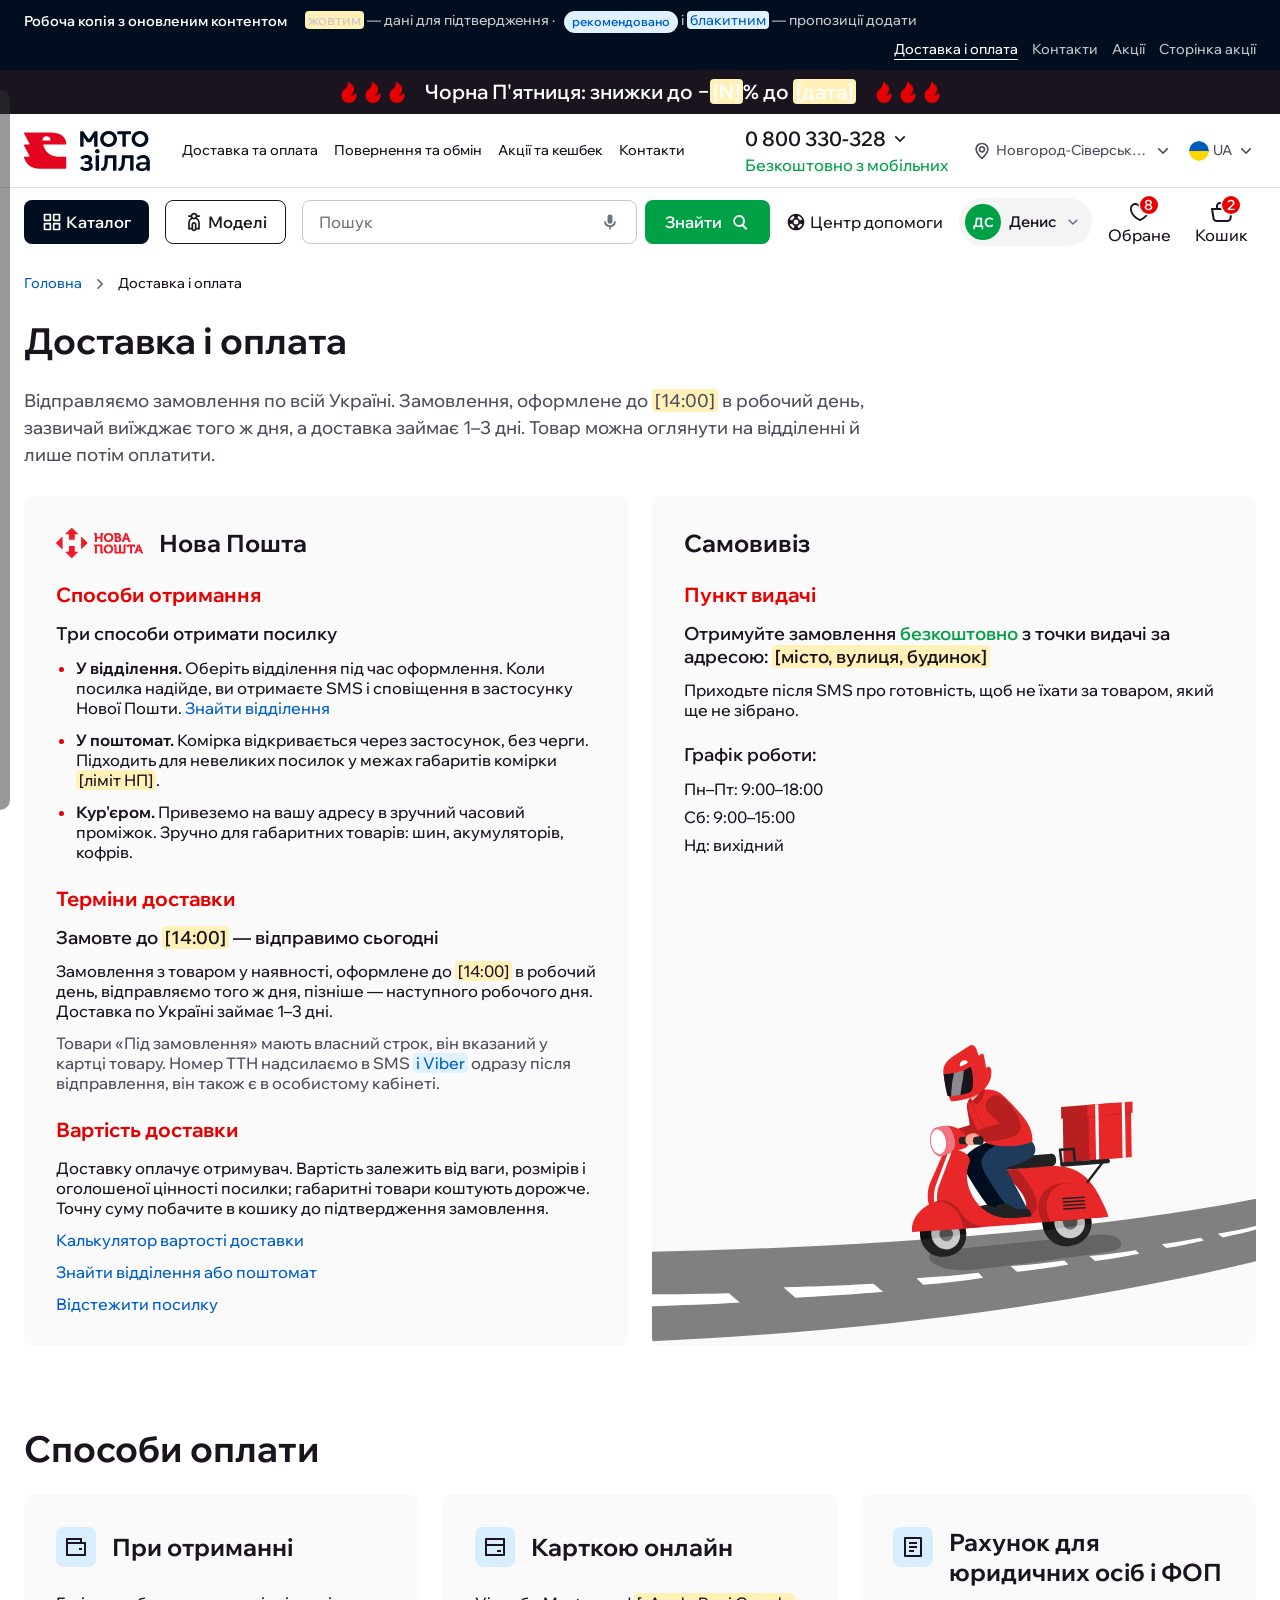
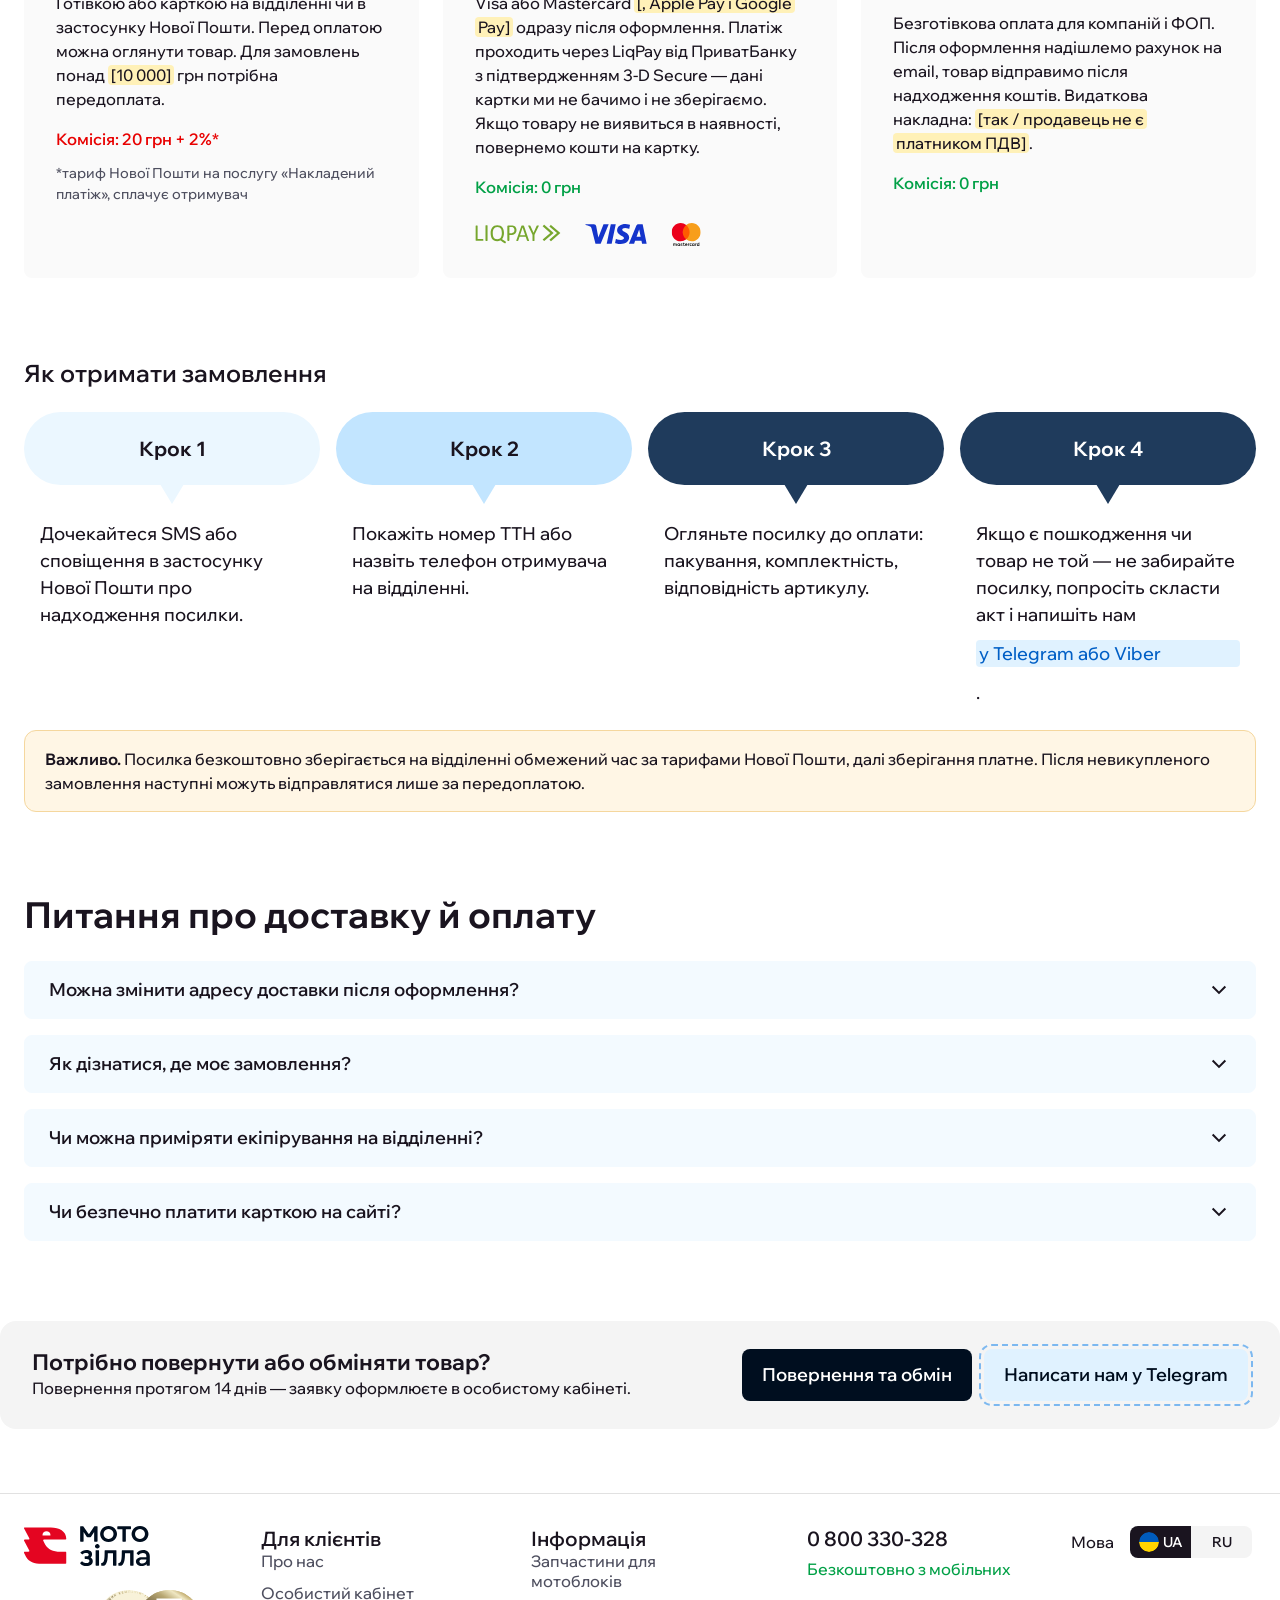
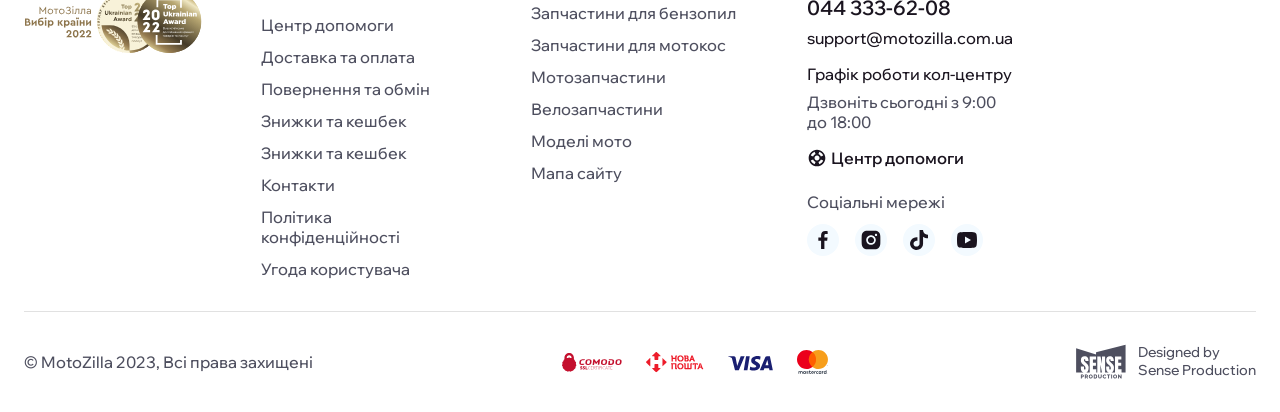
<file: delivery-and-payment.html>
<!doctype html>
<html lang="uk">
	<head>
		<meta charset="UTF-8">
<meta name="robots" content="noindex, nofollow">
		<meta name="viewport" content="width=device-width, initial-scale=1.0, maximum-scale=1.0, user-scalable=no">
		<link rel="preload" href="./assets/fonts/WixMadeforDisplay-SemiBold.woff2" as="font" type="font/woff2" crossorigin="anonymous">
		<link rel="preload" href="./assets/fonts/WixMadeforDisplay-Medium.woff2" as="font" type="font/woff2" crossorigin="anonymous">
		<link rel="preload" href="./assets/fonts/WixMadeforDisplay-Bold.woff2" as="font" type="font/woff2" crossorigin="anonymous">
		<link rel="shortcut icon" href="./assets/img/favicon.ico">
		<title>Доставка і оплата мотозапчастин по Україні — MotoZilla</title>
		<meta name="description" content="Доставка Новою Поштою за 1–3 дні по всій Україні ✅ Оплата карткою онлайн або при отриманні ✅ Перевірка товару перед оплатою. Умови на сайті MotoZilla.">
		<link rel="stylesheet" crossorigin="" href="./css/style.min.css?v=1790865809594">
		<link rel="stylesheet" crossorigin="" href="./css/spollers.min.css?v=1790865809594">
		<link rel="stylesheet" crossorigin="" href="./css/popup.min.css?v=1790865809594">
		<link rel="stylesheet" crossorigin="" href="./css/quantity.min.css?v=1790865809594">
		<link rel="stylesheet" crossorigin="" href="./css/header.min.css?v=1790865809594">
		<link rel="stylesheet" crossorigin="" href="./css/search.min.css?v=1790865809594">
		<link rel="stylesheet" crossorigin="" href="./css/account-menu.min.css?v=1790865809594">
		<link rel="stylesheet" crossorigin="" href="./css/tippy.min.css?v=1790865809594">
		<link rel="stylesheet" crossorigin="" href="./css/top-info.min.css?v=1790865809594">
		<link rel="stylesheet" crossorigin="" href="./css/menu.min.css?v=1790865809594">
		<link rel="stylesheet" crossorigin="" href="./css/menu-catalog.min.css?v=1790865809594">
		<link rel="stylesheet" crossorigin="" href="./css/mob-menu.min.css?v=1790865809594">
		<link rel="stylesheet" crossorigin="" href="./css/delivery.min.css?v=1790865809594">
		<link rel="stylesheet" crossorigin="" href="./css/payment-info.min.css?v=1790865809594">
		<link rel="stylesheet" crossorigin="" href="./css/footer.min.css?v=1790865809594">
		<link rel="stylesheet" crossorigin="" href="./css/fixed-menu.min.css?v=1790865809594">
			<link rel="stylesheet" href="./css/faq.min.css">
		<link rel="stylesheet" href="./css/howitworks.min.css">
		<link rel="stylesheet" href="./css/mz-content.css">
	</head>
	<body>
<div class="mz-review">
  <div class="mz-review__container">
    <span class="mz-review__label">Робоча копія з оновленим контентом</span>
    <span class="mz-review__hint"><mark class="mz-ph">жовтим</mark> — дані для підтвердження · <span class="mz-rec">рекомендовано</span> і <span class="mz-rec-t">блакитним</span> — пропозиції додати</span>
    <nav class="mz-review__nav">
      <a href="delivery-and-payment.html" data-page="delivery" class="is-current">Доставка і оплата</a>
      <a href="contacts.html" data-page="contacts">Контакти</a>
      <a href="sales.html" data-page="sales">Акції</a>
      <a href="sale-page.html" data-page="sale">Сторінка акції</a>
    </nav>
  </div>
</div>

		<div class="wrapper">
			<div class="top-info" style="background-color: #1a141f; color: #fff;">
				<a href="#" class="top-info__link">
					<span class="top-info__icons">
						<svg width="24" height="24" viewbox="0 0 24 24" fill="none" xmlns="http://www.w3.org/2000/svg">
							<path d="M12.0003 23C10.4975 22.9999 9.02934 22.5483 7.78624 21.7037C6.54315 20.8592 5.58244 19.6606 5.02868 18.2635C4.47493 16.8664 4.35367 15.3352 4.68062 13.8683C5.00757 12.4015 5.76766 11.0667 6.86234 10.037C8.20434 8.774 11.5003 6.5 11.0003 1.5C17.0003 5.5 20.0003 9.5 14.0003 15.5C15.0003 15.5 16.5003 15.5 19.0003 13.03C19.2703 13.803 19.5003 14.634 19.5003 15.5C19.5003 17.4891 18.7102 19.3968 17.3036 20.8033C15.8971 22.2098 13.9895 23 12.0003 23Z" fill="#E80000"></path>
						</svg>
						<svg width="24" height="24" viewbox="0 0 24 24" fill="none" xmlns="http://www.w3.org/2000/svg">
							<path d="M12.0003 23C10.4975 22.9999 9.02934 22.5483 7.78624 21.7037C6.54315 20.8592 5.58244 19.6606 5.02868 18.2635C4.47493 16.8664 4.35367 15.3352 4.68062 13.8683C5.00757 12.4015 5.76766 11.0667 6.86234 10.037C8.20434 8.774 11.5003 6.5 11.0003 1.5C17.0003 5.5 20.0003 9.5 14.0003 15.5C15.0003 15.5 16.5003 15.5 19.0003 13.03C19.2703 13.803 19.5003 14.634 19.5003 15.5C19.5003 17.4891 18.7102 19.3968 17.3036 20.8033C15.8971 22.2098 13.9895 23 12.0003 23Z" fill="#E80000"></path>
						</svg>
						<svg width="24" height="24" viewbox="0 0 24 24" fill="none" xmlns="http://www.w3.org/2000/svg">
							<path d="M12.0003 23C10.4975 22.9999 9.02934 22.5483 7.78624 21.7037C6.54315 20.8592 5.58244 19.6606 5.02868 18.2635C4.47493 16.8664 4.35367 15.3352 4.68062 13.8683C5.00757 12.4015 5.76766 11.0667 6.86234 10.037C8.20434 8.774 11.5003 6.5 11.0003 1.5C17.0003 5.5 20.0003 9.5 14.0003 15.5C15.0003 15.5 16.5003 15.5 19.0003 13.03C19.2703 13.803 19.5003 14.634 19.5003 15.5C19.5003 17.4891 18.7102 19.3968 17.3036 20.8033C15.8971 22.2098 13.9895 23 12.0003 23Z" fill="#E80000"></path>
						</svg>
					</span>
					<span>Чорна П'ятниця: знижки до −<mark class="mz-ph">[N]</mark>% до <mark class="mz-ph">[дата]</mark></span>
					<span class="top-info__icons top-info__icons--last">
						<svg width="24" height="24" viewbox="0 0 24 24" fill="none" xmlns="http://www.w3.org/2000/svg">
							<path d="M12.0003 23C10.4975 22.9999 9.02934 22.5483 7.78624 21.7037C6.54315 20.8592 5.58244 19.6606 5.02868 18.2635C4.47493 16.8664 4.35367 15.3352 4.68062 13.8683C5.00757 12.4015 5.76766 11.0667 6.86234 10.037C8.20434 8.774 11.5003 6.5 11.0003 1.5C17.0003 5.5 20.0003 9.5 14.0003 15.5C15.0003 15.5 16.5003 15.5 19.0003 13.03C19.2703 13.803 19.5003 14.634 19.5003 15.5C19.5003 17.4891 18.7102 19.3968 17.3036 20.8033C15.8971 22.2098 13.9895 23 12.0003 23Z" fill="#E80000"></path>
						</svg>
						<svg width="24" height="24" viewbox="0 0 24 24" fill="none" xmlns="http://www.w3.org/2000/svg">
							<path d="M12.0003 23C10.4975 22.9999 9.02934 22.5483 7.78624 21.7037C6.54315 20.8592 5.58244 19.6606 5.02868 18.2635C4.47493 16.8664 4.35367 15.3352 4.68062 13.8683C5.00757 12.4015 5.76766 11.0667 6.86234 10.037C8.20434 8.774 11.5003 6.5 11.0003 1.5C17.0003 5.5 20.0003 9.5 14.0003 15.5C15.0003 15.5 16.5003 15.5 19.0003 13.03C19.2703 13.803 19.5003 14.634 19.5003 15.5C19.5003 17.4891 18.7102 19.3968 17.3036 20.8033C15.8971 22.2098 13.9895 23 12.0003 23Z" fill="#E80000"></path>
						</svg>
						<svg width="24" height="24" viewbox="0 0 24 24" fill="none" xmlns="http://www.w3.org/2000/svg">
							<path d="M12.0003 23C10.4975 22.9999 9.02934 22.5483 7.78624 21.7037C6.54315 20.8592 5.58244 19.6606 5.02868 18.2635C4.47493 16.8664 4.35367 15.3352 4.68062 13.8683C5.00757 12.4015 5.76766 11.0667 6.86234 10.037C8.20434 8.774 11.5003 6.5 11.0003 1.5C17.0003 5.5 20.0003 9.5 14.0003 15.5C15.0003 15.5 16.5003 15.5 19.0003 13.03C19.2703 13.803 19.5003 14.634 19.5003 15.5C19.5003 17.4891 18.7102 19.3968 17.3036 20.8033C15.8971 22.2098 13.9895 23 12.0003 23Z" fill="#E80000"></path>
						</svg>
					</span>
				</a>
			</div>
			<header class="header" data-sticky-parent="">
				<div class="header__top">
					<div class="header__container">
						<button type="button" class="header__burger" data-menu="menu" data-menu-click="">
							<svg width="24" height="24" viewbox="0 0 24 24" fill="none" xmlns="http://www.w3.org/2000/svg">
								<path d="M3 4H21V6H3V4ZM3 11H21V13H3V11ZM3 18H21V20H3V18Z" fill="currentColor"></path>
							</svg>
						</button>
						<a href="#" class="header__logo">
							<picture>
								<source srcset="./assets/img/Logo-MZ.svg" media="(max-width: 991.98px)">
								<img src="./assets/img/logo.svg" alt="logo">
							</picture>
						</a>
						<div class="header__menu menu">
							<nav class="menu__body">
								<ul class="menu__list">
									<li class="menu__item">
										<a href="delivery-and-payment.html" class="menu__link">Доставка та оплата</a>
									</li>
									<li class="menu__item">
										<a href="#" class="menu__link">Повернення та обмін</a>
									</li>
									<li class="menu__item">
										<a href="sales.html" class="menu__link">Акції та кешбек</a>
									</li>
									<li class="menu__item">
										<a href="contacts.html" class="menu__link">Контакти</a>
									</li>
								</ul>
							</nav>
							<div class="menu__phone phone-block" data-drop-block="">
								<div class="phone-block__top">
									<div class="phone-block__head">
										<a href="tel:0800330328" class="phone-block__phone">
											<span>0 800 330-328</span>
										</a>
										<button type="button" class="phone-block__arrow" data-drop-toggle="">
											<svg width="20" height="20" viewbox="0 0 20 20" fill="none" xmlns="http://www.w3.org/2000/svg">
												<path d="M15.3027 8.03027L9.99902 13.333L4.69531 8.03027L5.87402 6.85156L9.99902 10.9766L14.124 6.85156L15.3027 8.03027Z" fill="currentColor"></path>
											</svg>
										</button>
									</div>
									<div class="phone-block__info">Безкоштовно з мобільних</div>
								</div>
								<div class="phone-block__drop">
									<div class="phone-block__time">
										<span>Дзвоніть сьогодні</span>
										<span>з 9:00 до 18:00</span>
									</div>
									<div class="phone-block__contacts">
										<a href="tel:0443336208" class="phone-block__tel">044 333-62-08</a>
										<a href="mailto:support@motozilla.com.ua" class="phone-block__link">support@motozilla.com.ua</a>
									</div>
								</div>
							</div>
							<div class="menu__actions">
								<button data-fls-popup-link="popup-city" type="button" class="menu__city">
									<span class="menu__city-icon">
										<svg width="20" height="20" viewbox="0 0 20 20" fill="none" xmlns="http://www.w3.org/2000/svg">
											<path d="M10.0007 1.66663C8.23254 1.66663 6.53685 2.36901 5.28661 3.61925C4.03636 4.86949 3.33398 6.56518 3.33398 8.33329C3.33398 12.8333 9.20898 17.9166 9.45898 18.1333C9.60993 18.2624 9.80202 18.3333 10.0007 18.3333C10.1993 18.3333 10.3914 18.2624 10.5423 18.1333C10.834 17.9166 16.6673 12.8333 16.6673 8.33329C16.6673 6.56518 15.9649 4.86949 14.7147 3.61925C13.4645 2.36901 11.7688 1.66663 10.0007 1.66663ZM10.0007 16.375C8.22565 14.7083 5.00065 11.1166 5.00065 8.33329C5.00065 7.00721 5.52744 5.73544 6.46512 4.79776C7.4028 3.86008 8.67457 3.33329 10.0007 3.33329C11.3267 3.33329 12.5985 3.86008 13.5362 4.79776C14.4739 5.73544 15.0007 7.00721 15.0007 8.33329C15.0007 11.1166 11.7757 14.7166 10.0007 16.375ZM10.0007 4.99996C9.34138 4.99996 8.69691 5.19546 8.14875 5.56173C7.60059 5.928 7.17334 6.44859 6.92105 7.05768C6.66876 7.66677 6.60275 8.33699 6.73137 8.98359C6.85998 9.6302 7.17745 10.2241 7.64363 10.6903C8.1098 11.1565 8.70375 11.474 9.35035 11.6026C9.99695 11.7312 10.6672 11.6652 11.2763 11.4129C11.8853 11.1606 12.4059 10.7334 12.7722 10.1852C13.1385 9.63703 13.334 8.99256 13.334 8.33329C13.334 7.44924 12.9828 6.60139 12.3577 5.97627C11.7326 5.35115 10.8847 4.99996 10.0007 4.99996ZM10.0007 9.99996C9.67102 9.99996 9.34878 9.90221 9.0747 9.71908C8.80062 9.53594 8.587 9.27564 8.46085 8.9711C8.33471 8.66655 8.3017 8.33144 8.36601 8.00814C8.43032 7.68484 8.58905 7.38787 8.82214 7.15478C9.05523 6.92169 9.3522 6.76296 9.6755 6.69865C9.9988 6.63434 10.3339 6.66735 10.6385 6.79349C10.943 6.91964 11.2033 7.13326 11.3864 7.40734C11.5696 7.68142 11.6673 8.00366 11.6673 8.33329C11.6673 8.77532 11.4917 9.19924 11.1792 9.5118C10.8666 9.82436 10.4427 9.99996 10.0007 9.99996Z" fill="currentColor"></path>
										</svg>
									</span>
									<span class="menu__city-name">Новгород-Сіверський</span>
									<span class="menu__city-arrow">
										<svg width="20" height="20" viewbox="0 0 20 20" fill="none" xmlns="http://www.w3.org/2000/svg">
											<path d="M15.3027 8.03027L9.99902 13.333L4.69531 8.03027L5.87402 6.85156L9.99902 10.9766L14.124 6.85156L15.3027 8.03027Z" fill="currentColor"></path>
										</svg>
									</span>
								</button>
								<div class="menu__lang lang-drop" data-drop-block="">
									<button type="button" class="lang-drop__current" data-drop-toggle="">
										<span class="lang-drop__current-icon">
											<img src="./assets/img/icons/ua.svg" alt="Image" loading="lazy">
										</span>
										<span class="lang-drop__current-text">UA</span>
										<span class="lang-drop__current-arrow">
											<svg width="20" height="20" viewbox="0 0 20 20" fill="none" xmlns="http://www.w3.org/2000/svg">
												<path d="M15.3027 8.03027L9.99902 13.333L4.69531 8.03027L5.87402 6.85156L9.99902 10.9766L14.124 6.85156L15.3027 8.03027Z" fill="currentColor"></path>
											</svg>
										</span>
									</button>
									<div class="lang-drop__list">
										<span class="lang-drop__link">UA</span>
										<a href="#" class="lang-drop__link">RU</a>
									</div>
								</div>
							</div>
						</div>
						<button data-fls-popup-link="popup-help" type="button" class="header__communication">
							<svg width="24" height="24" viewbox="0 0 24 24" fill="none" xmlns="http://www.w3.org/2000/svg">
								<path d="M9.366 10.682C10.3043 12.3305 11.6695 13.6957 13.318 14.634L14.202 13.396C14.3442 13.1969 14.5544 13.0569 14.7928 13.0023C15.0313 12.9478 15.2814 12.9825 15.496 13.1C16.9103 13.8729 18.4722 14.3378 20.079 14.464C20.3298 14.4839 20.5638 14.5975 20.7345 14.7823C20.9052 14.9671 21 15.2094 21 15.461V19.923C21.0001 20.1706 20.9083 20.4094 20.7424 20.5932C20.5765 20.777 20.3483 20.8927 20.102 20.918C19.572 20.973 19.038 21 18.5 21C9.94 21 3 14.06 3 5.5C3 4.962 3.027 4.428 3.082 3.898C3.10725 3.6517 3.22298 3.42352 3.40679 3.25763C3.5906 3.09175 3.82941 2.99995 4.077 3H8.539C8.79056 2.99997 9.0329 3.09475 9.21768 3.26545C9.40247 3.43615 9.51613 3.67022 9.536 3.921C9.66222 5.52779 10.1271 7.08968 10.9 8.504C11.0175 8.71856 11.0522 8.96874 10.9977 9.2072C10.9431 9.44565 10.8031 9.65584 10.604 9.798L9.366 10.682V10.682ZM6.844 10.025L8.744 8.668C8.20478 7.50409 7.83535 6.26884 7.647 5H5.01C5.004 5.166 5.001 5.333 5.001 5.5C5 12.956 11.044 19 18.5 19C18.667 19 18.834 18.997 19 18.99V16.353C17.7312 16.1646 16.4959 15.7952 15.332 15.256L13.975 17.156C13.4287 16.9437 12.898 16.6931 12.387 16.406L12.329 16.373C10.3676 15.2567 8.74328 13.6324 7.627 11.671L7.594 11.613C7.30691 11.102 7.05628 10.5713 6.844 10.025V10.025Z" fill="currentColor"></path>
							</svg>
						</button>
					</div>
				</div>
				<div class="header__body" data-sticky-block="" data-sticky-class="header-sticky" data-header-offset="">
					<div class="header__container">
						<div class="header__btns">
							<button type="button" class="header__catalog" data-menu="catalog" data-menu-click="">
								<svg width="20" height="20" viewbox="0 0 20 20" fill="none" xmlns="http://www.w3.org/2000/svg">
									<path fill-rule="evenodd" clip-rule="evenodd" d="M2.49935 1.66663C2.03911 1.66663 1.66602 2.03972 1.66602 2.49996V8.33329C1.66602 8.79353 2.03911 9.16663 2.49935 9.16663H8.33268C8.79292 9.16663 9.16602 8.79353 9.16602 8.33329V2.49996C9.16602 2.03972 8.79292 1.66663 8.33268 1.66663H2.49935ZM3.33268 7.49996V3.33329H7.49935V7.49996H3.33268ZM11.666 1.66663C11.2058 1.66663 10.8327 2.03972 10.8327 2.49996V8.33329C10.8327 8.79353 11.2058 9.16663 11.666 9.16663H17.4993C17.9596 9.16663 18.3327 8.79353 18.3327 8.33329V2.49996C18.3327 2.03972 17.9596 1.66663 17.4993 1.66663H11.666ZM12.4993 7.49996V3.33329H16.666V7.49996H12.4993ZM10.8327 11.6666C10.8327 11.2064 11.2058 10.8333 11.666 10.8333H17.4993C17.9596 10.8333 18.3327 11.2064 18.3327 11.6666V17.5C18.3327 17.9602 17.9596 18.3333 17.4993 18.3333H11.666C11.2058 18.3333 10.8327 17.9602 10.8327 17.5V11.6666ZM12.4993 12.5V16.6666H16.666V12.5H12.4993ZM2.49935 10.8333C2.03911 10.8333 1.66602 11.2064 1.66602 11.6666V17.5C1.66602 17.9602 2.03911 18.3333 2.49935 18.3333H8.33268C8.79292 18.3333 9.16602 17.9602 9.16602 17.5V11.6666C9.16602 11.2064 8.79292 10.8333 8.33268 10.8333H2.49935ZM3.33268 16.6666V12.5H7.49935V16.6666H3.33268Z" fill="currentColor"></path>
								</svg>
								<span>Каталог</span>
							</button>
							<button type="button" class="header__models" data-menu="models" data-menu-click="">
								<svg width="20" height="20" viewbox="0 0 20 20" fill="none" xmlns="http://www.w3.org/2000/svg">
									<path d="M12.916 5.78087C13.8031 6.29272 14.5397 7.02917 15.0517 7.91612C15.5637 8.80307 15.8331 9.80924 15.8327 10.8334V17.5H12.3577C12.1855 17.988 11.8662 18.4105 11.4438 18.7094C11.0215 19.0082 10.5168 19.1687 9.99935 19.1687C9.48192 19.1687 8.97723 19.0082 8.55485 18.7094C8.13247 18.4105 7.81318 17.988 7.64102 17.5H4.16602V10.8334C4.16564 9.80924 4.43501 8.80307 4.94703 7.91612C5.45904 7.02917 6.19563 6.29272 7.08268 5.78087C6.94575 5.53493 6.84074 5.27254 6.77018 5.00004H4.16602V3.33337H6.77102C6.95638 2.61817 7.37399 1.98477 7.9583 1.5326C8.5426 1.08043 9.26052 0.835083 9.99935 0.835083C10.7382 0.835083 11.4561 1.08043 12.0404 1.5326C12.6247 1.98477 13.0423 2.61817 13.2277 3.33337H15.8327V5.00004H13.2277C13.1568 5.27504 13.051 5.53754 12.9169 5.78087H12.916ZM11.7052 7.03087C11.206 7.3292 10.6227 7.50004 9.99935 7.50004C9.39875 7.50094 8.80918 7.33879 8.29352 7.03087C7.56039 7.35996 6.93804 7.89399 6.50144 8.56863C6.06483 9.24328 5.83259 10.0298 5.83268 10.8334V15.8334H7.49935V12.5C7.49935 11.837 7.76274 11.2011 8.23158 10.7323C8.70042 10.2634 9.33631 10 9.99935 10C10.6624 10 11.2983 10.2634 11.7671 10.7323C12.236 11.2011 12.4993 11.837 12.4993 12.5V15.8334H14.166V10.8334C14.1661 10.0298 13.9339 9.24328 13.4973 8.56863C13.0607 7.89399 12.4383 7.35996 11.7052 7.03087ZM9.99935 11.6667C9.77834 11.6667 9.56637 11.7545 9.41009 11.9108C9.25381 12.0671 9.16602 12.279 9.16602 12.5V16.6667C9.16602 16.8877 9.25381 17.0997 9.41009 17.256C9.56637 17.4122 9.77834 17.5 9.99935 17.5C10.2204 17.5 10.4323 17.4122 10.5886 17.256C10.7449 17.0997 10.8327 16.8877 10.8327 16.6667V12.5C10.8327 12.279 10.7449 12.0671 10.5886 11.9108C10.4323 11.7545 10.2204 11.6667 9.99935 11.6667ZM9.99935 5.83337C10.4414 5.83337 10.8653 5.65778 11.1779 5.34521C11.4904 5.03265 11.666 4.60873 11.666 4.1667C11.666 3.72468 11.4904 3.30075 11.1779 2.98819C10.8653 2.67563 10.4414 2.50004 9.99935 2.50004C9.55732 2.50004 9.1334 2.67563 8.82084 2.98819C8.50828 3.30075 8.33268 3.72468 8.33268 4.1667C8.33268 4.60873 8.50828 5.03265 8.82084 5.34521C9.1334 5.65778 9.55732 5.83337 9.99935 5.83337Z" fill="currentColor"></path>
								</svg>
								<span>Моделі</span>
							</button>
						</div>
						<div class="header__search">
							<input autocomplete="off" type="text" name="search" placeholder="Пошук" class="header__search-input">
						</div>
						<a href="#" class="header__help">
							<svg width="20" height="20" viewbox="0 0 20 20" fill="none" xmlns="http://www.w3.org/2000/svg">
								<path d="M9.99935 1.66663C5.39935 1.66663 1.66602 5.39996 1.66602 9.99996C1.66602 14.6 5.39935 18.3333 9.99935 18.3333C14.5993 18.3333 18.3327 14.6 18.3327 9.99996C18.3327 5.39996 14.5993 1.66663 9.99935 1.66663ZM16.216 7.59996L13.8993 8.55829C13.6906 7.99673 13.3628 7.48699 12.9385 7.06408C12.5141 6.64117 12.0033 6.31511 11.441 6.10829L12.3993 3.79163C14.1493 4.45829 15.541 5.84996 16.216 7.59996ZM9.99935 12.5C8.61602 12.5 7.49935 11.3833 7.49935 9.99996C7.49935 8.61663 8.61602 7.49996 9.99935 7.49996C11.3827 7.49996 12.4993 8.61663 12.4993 9.99996C12.4993 11.3833 11.3827 12.5 9.99935 12.5ZM7.60768 3.78329L8.58268 6.09996C8.01378 6.30728 7.4969 6.63611 7.06802 7.06355C6.63915 7.49098 6.30858 8.00675 6.09935 8.57496L3.78268 7.60829C4.11684 6.73842 4.62999 5.94844 5.28891 5.28952C5.94783 4.6306 6.73781 4.11745 7.60768 3.78329ZM3.78268 12.3916L6.09935 11.4333C6.30713 12 6.63632 12.5144 7.06386 12.9405C7.49139 13.3666 8.00693 13.6941 8.57435 13.9L7.59935 16.2166C6.73133 15.8809 5.94325 15.3672 5.28589 14.7084C4.62853 14.0496 4.11647 13.2604 3.78268 12.3916ZM12.3993 16.2166L11.441 13.9C12.0059 13.6907 12.5184 13.3608 12.943 12.9334C13.3675 12.506 13.6939 11.9913 13.8993 11.425L16.216 12.4C15.8808 13.2669 15.3681 14.0542 14.7108 14.7114C14.0536 15.3687 13.2663 15.8814 12.3993 16.2166Z" fill="currentColor"></path>
							</svg>
							<span>Центр допомоги</span>
						</a>
						<div class="header__actions">
							<div class="header__user" data-account="">
								<button type="button" class="header__user-btn" data-account-toggle="" aria-haspopup="true" aria-expanded="false">
									<span class="header__user-avatar">ДС</span>
									<span class="header__user-name">Денис</span>
									<svg class="header__user-arrow" viewbox="0 0 20 20" width="18" height="18" fill="none" xmlns="http://www.w3.org/2000/svg">
										<path d="M10 11.0L14.1 6.9l1.2 1.2L10 13.3 4.7 8.1l1.2-1.2L10 11z" fill="currentColor"></path>
									</svg>
								</button>
								<div class="account-drop" data-top-position="">
									<div class="account-drop__head">
										<span class="account-drop__avatar">ДС</span>
										<span class="account-drop__id">
											<span class="account-drop__name">Денис Соколов</span>
											<span class="account-drop__phone">+38 (097) 123 45 67</span>
										</span>
									</div>
									<a class="account-drop__bonus" href="#">
										<span>Бонусний рахунок</span>
										<b>1 250 ₴</b>
									</a>
									<nav class="account-drop__menu">
										<a class="account-drop__link" href="/account.html">
											<span class="account-drop__icon">
												<svg viewbox="0 0 24 24" width="20" height="20" fill="none" xmlns="http://www.w3.org/2000/svg">
													<path d="M12 12a5 5 0 100-10 5 5 0 000 10zm0 2c-5 0-9 2.7-9 6v2h18v-2c0-3.3-4-6-9-6z" fill="currentColor"></path>
												</svg>
											</span>
											<span>Особистий кабінет</span>
										</a>
										<a class="account-drop__link" href="/account.html">
											<span class="account-drop__icon">
												<svg viewbox="0 0 24 24" width="20" height="20" fill="none" xmlns="http://www.w3.org/2000/svg">
													<path d="M7 4h10l3 5v11a1 1 0 01-1 1H5a1 1 0 01-1-1V9l3-5zm.5 2L6 8.5h12L16.5 6h-9zM6 10.5V19h12v-8.5H6z" fill="currentColor"></path>
												</svg>
											</span>
											<span>Мої замовлення</span>
										</a>
										<a class="account-drop__link" href="#">
											<span class="account-drop__icon">
												<svg viewbox="0 0 24 24" width="20" height="20" fill="none" xmlns="http://www.w3.org/2000/svg">
													<path d="M12 21s-7-4.5-9.5-9C1 9 2.5 5 6.5 5 9 5 11 7 12 8.5 13 7 15 5 17.5 5c4 0 5.5 4 4 7-2.5 4.5-9.5 9-9.5 9z" stroke="currentColor" stroke-width="1.8" fill="none"></path>
												</svg>
											</span>
											<span>Обране</span>
											<span class="account-drop__count">8</span>
										</a>
										<a class="account-drop__link" href="#">
											<span class="account-drop__icon">
												<svg viewbox="0 0 24 24" width="20" height="20" fill="none" xmlns="http://www.w3.org/2000/svg">
													<path d="M3 7h18v10H3V7zm2 2v6h14V9H5zm2 2h4v2H7v-2z" fill="currentColor"></path>
												</svg>
											</span>
											<span>Бонусний рахунок</span>
										</a>
										<a class="account-drop__link" href="#">
											<span class="account-drop__icon">
												<svg viewbox="0 0 24 24" width="20" height="20" fill="none" xmlns="http://www.w3.org/2000/svg">
													<path d="M12 8a4 4 0 100 8 4 4 0 000-8zm9 4l-2.1-1.6.3-2.6-2.6-.3L15 5l-2.4 1-2.4-1-1.6 2.5-2.6.3.3 2.6L4 12l2.1 1.6-.3 2.6 2.6.3L10 19l2.4-1 2.4 1 1.6-2.5 2.6-.3-.3-2.6L21 12z" fill="currentColor"></path>
												</svg>
											</span>
											<span>Налаштування</span>
										</a>
									</nav>
									<button type="button" class="account-drop__logout" data-account-logout="">
										<svg viewbox="0 0 24 24" width="20" height="20" fill="none" xmlns="http://www.w3.org/2000/svg">
											<path d="M16 17l5-5-5-5-1.4 1.4L17.2 11H9v2h8.2l-2.6 2.6L16 17zM4 4h8V2H4a2 2 0 00-2 2v16a2 2 0 002 2h8v-2H4V4z" fill="currentColor"></path>
										</svg>
										<span>Вийти</span>
									</button>
								</div>
							</div>
							<button data-fls-popup-link="popup-login" type="button" class="header__action">
								<span class="header__action-icon">
									<svg width="24" height="24" viewbox="0 0 24 24" fill="none" xmlns="http://www.w3.org/2000/svg">
										<path d="M15.6563 12.2588C16.2565 11.7155 16.738 11.0434 17.068 10.2883C17.398 9.53313 17.5688 8.7126 17.5688 7.88235C17.5688 6.32226 16.9761 4.82606 15.9212 3.7229C14.8663 2.61975 13.4356 2 11.9438 2C10.4519 2 9.02117 2.61975 7.96627 3.7229C6.91138 4.82606 6.31875 6.32226 6.31875 7.88235C6.3257 8.71716 6.50524 9.54051 6.84506 10.2959C7.18489 11.0514 7.67695 11.721 8.2875 12.2588C6.71266 13.0046 5.37652 14.2089 4.43885 15.7277C3.50118 17.2465 3.00166 19.0157 3 20.8235C3 21.1355 3.11853 21.4348 3.3295 21.6554C3.54048 21.8761 3.82663 22 4.125 22C4.42337 22 4.70952 21.8761 4.9205 21.6554C5.13147 21.4348 5.25 21.1355 5.25 20.8235C5.25 18.9514 5.96116 17.156 7.22703 15.8322C8.4929 14.5084 10.2098 13.7647 12 13.7647C13.7902 13.7647 15.5071 14.5084 16.773 15.8322C18.0388 17.156 18.75 18.9514 18.75 20.8235C18.75 21.1355 18.8685 21.4348 19.0795 21.6554C19.2905 21.8761 19.5766 22 19.875 22C20.1734 22 20.4595 21.8761 20.6705 21.6554C20.8815 21.4348 21 21.1355 21 20.8235C20.9935 19.0092 20.4856 17.2355 19.5375 15.716C18.5895 14.1965 17.2416 12.9959 15.6563 12.2588ZM11.9438 11.4118C11.2762 11.4118 10.6237 11.2048 10.0687 10.817C9.51368 10.4291 9.0811 9.87792 8.82566 9.233C8.57021 8.58809 8.50337 7.87844 8.6336 7.1938C8.76382 6.50916 9.08526 5.88028 9.55726 5.38668C10.0293 4.89309 10.6306 4.55694 11.2853 4.42076C11.94 4.28457 12.6186 4.35447 13.2353 4.6216C13.852 4.88873 14.3791 5.34111 14.75 5.92152C15.1208 6.50193 15.3188 7.1843 15.3188 7.88235C15.3188 8.81841 14.9632 9.71613 14.3302 10.378C13.6973 11.0399 12.8389 11.4118 11.9438 11.4118Z" fill="currentColor"></path>
									</svg>
								</span>
								<span class="header__action-text">Увійти</span>
							</button>
							<button data-fls-popup-link="popup-fav-empty" type="button" class="header__action">
								<span class="header__action-icon">
									<svg width="24" height="24" viewbox="0 0 24 24" fill="none" xmlns="http://www.w3.org/2000/svg">
										<path d="M16.5459 3C17.9924 3.00012 19.3795 3.59915 20.4023 4.66504C21.4252 5.73103 22 7.17705 22 8.68457C21.9999 12.8983 19.4723 15.9835 17.1133 17.9492C15.7765 19.055 14.3181 19.9908 12.7686 20.7363C12.2749 20.9722 12.1027 21 12 21C11.7128 20.9811 11.4912 20.8604 11.2295 20.7363C9.67922 19.9913 8.21974 19.0556 6.88281 17.9492C4.52472 15.9835 2.00014 12.8992 2 8.68457C2 7.17705 2.57477 5.73103 3.59766 4.66504C4.62048 3.59915 6.00763 3.00012 7.4541 3C8.34232 3.00241 9.21771 3.22458 10.0078 3.64746C10.7978 4.07031 11.4807 4.68179 12 5.43262C12.5193 4.68179 13.2022 4.07031 13.9922 3.64746C14.7823 3.22458 15.6577 3.00241 16.5459 3ZM16.5459 4.89453C14.7668 4.89453 13.2252 6.21771 12.8906 7.92676C12.8488 8.14073 12.7374 8.33349 12.5752 8.47168C12.4129 8.60984 12.2096 8.68555 12 8.68555C11.7904 8.68555 11.5871 8.60984 11.4248 8.47168C11.2626 8.33349 11.1512 8.14073 11.1094 7.92676C10.7748 6.21771 9.23319 4.89453 7.4541 4.89453C6.48984 4.89465 5.56466 5.29433 4.88281 6.00488C4.20107 6.71551 3.81836 7.6797 3.81836 8.68457C3.8185 12.0494 5.83506 14.649 8.01953 16.4717C9.24394 17.4836 10.5803 18.3389 12 19.0195C13.4189 18.3382 14.7553 17.4832 15.9795 16.4717C18.1639 14.6471 20.1815 12.0484 20.1816 8.68457C20.1816 7.6797 19.7989 6.71551 19.1172 6.00488C18.4353 5.29433 17.5102 4.89465 16.5459 4.89453Z" fill="currentColor"></path>
									</svg>
									<span class="header__action-count">8</span>
								</span>
								<span class="header__action-text">Обране</span>
							</button>
							<button data-fls-popup-link="popup-cart" type="button" class="header__action">
								<span class="header__action-icon">
									<svg width="24" height="24" viewbox="0 0 24 24" fill="none" xmlns="http://www.w3.org/2000/svg">
										<path d="M5.99984 6C5.99984 4.93913 6.42126 3.92172 7.17141 3.17157C7.92156 2.42143 8.93897 2 9.99984 2H13.9998C15.0607 2 16.0781 2.42143 16.8283 3.17157C17.5784 3.92172 17.9998 4.93913 17.9998 6V8H21.9998C22.145 8.00007 22.2884 8.03174 22.4201 8.09281C22.5518 8.15388 22.6686 8.24288 22.7624 8.35365C22.8562 8.46441 22.9248 8.59427 22.9634 8.73421C23.002 8.87415 23.0096 9.02081 22.9858 9.164L21.4038 18.658C21.2481 19.5916 20.7664 20.4398 20.0442 21.0517C19.3221 21.6636 18.4064 21.9996 17.4598 22H6.53984C5.59313 21.9999 4.67716 21.664 3.95481 21.052C3.23246 20.4401 2.75057 19.5918 2.59484 18.658L1.01384 9.164C0.990031 9.02081 0.997685 8.87415 1.03627 8.73421C1.07485 8.59427 1.14344 8.46441 1.23726 8.35365C1.33108 8.24288 1.4479 8.15388 1.57959 8.09281C1.71127 8.03174 1.85468 8.00007 1.99984 8H5.99984V6ZM7.99984 8H12.9998C13.2651 8 13.5194 8.10536 13.7069 8.29289C13.8945 8.48043 13.9998 8.73478 13.9998 9C13.9998 9.26522 13.8945 9.51957 13.7069 9.70711C13.5194 9.89464 13.2651 10 12.9998 10H3.17984L4.56884 18.329C4.64666 18.7957 4.88739 19.2196 5.24825 19.5255C5.60911 19.8315 6.06674 19.9996 6.53984 20H17.4598C17.9331 19.9998 18.391 19.8318 18.752 19.5259C19.1131 19.2199 19.354 18.7958 19.4318 18.329L20.8198 10H16.9998C16.7346 10 16.4803 9.89464 16.2927 9.70711C16.1052 9.51957 15.9998 9.26522 15.9998 9V6C15.9998 5.46957 15.7891 4.96086 15.4141 4.58579C15.039 4.21071 14.5303 4 13.9998 4H9.99984C9.4694 4 8.9607 4.21071 8.58562 4.58579C8.21055 4.96086 7.99984 5.46957 7.99984 6V8Z" fill="currentColor"></path>
									</svg>
									<span class="header__action-count">2</span>
								</span>
								<span class="header__action-text">Кошик</span>
							</button>
						</div>
					</div>
					<div class="menu-catalog" data-submenu-root="" data-menu-target="catalog" data-top-position="">
						<nav class="menu-catalog__container">
							<div class="menu-catalog__inner">
								<!-- Основні категорії -->
								<div class="menu-catalog__block">
									<div class="menu-catalog__head">
										<button type="button" class="menu-catalog__back" data-menu="menu" data-menu-click="">
											<svg width="24" height="24" viewbox="0 0 24 24" fill="none" xmlns="http://www.w3.org/2000/svg">
												<path d="M10.828 12L15.778 16.95L14.364 18.364L8 12L14.364 5.63599L15.778 7.04999L10.828 12Z" fill="currentColor"></path>
											</svg>
										</button>
										<div class="menu-catalog__title">Каталог товарів</div>
										<button type="button" class="menu-catalog__close" data-menu-close="">
											<svg width="24" height="24" viewbox="0 0 24 24" fill="none" xmlns="http://www.w3.org/2000/svg">
												<path d="M12.0007 10.586L16.9507 5.63599L18.3647 7.04999L13.4147 12L18.3647 16.95L16.9507 18.364L12.0007 13.414L7.05072 18.364L5.63672 16.95L10.5867 12L5.63672 7.04999L7.05072 5.63599L12.0007 10.586Z" fill="currentColor"></path>
											</svg>
										</button>
									</div>
									<ul class="menu-catalog__list">
										<li class="menu-catalog__item">
											<a href="#" class="menu-catalog__link" data-submenu-id="cat1">
												<span class="menu-catalog__link-icon">
													<img alt="Image" loading="lazy" src="./assets/img/menu-icons/image-1.webp">
												</span>
												<span>Мотозапчастини</span>
											</a>
										</li>
										<li class="menu-catalog__item">
											<a href="#" class="menu-catalog__link" data-submenu-id="cat2">
												<span class="menu-catalog__link-icon">
													<img alt="Image" loading="lazy" src="./assets/img/menu-icons/image-2.webp">
												</span>
												<span>Велозапчастини</span>
											</a>
										</li>
										<li class="menu-catalog__item">
											<a href="#" class="menu-catalog__link" data-submenu-id="cat3">
												<span class="menu-catalog__link-icon">
													<img alt="Image" loading="lazy" src="./assets/img/menu-icons/image-3.webp">
												</span>
												<span>Аксесуари та тюнінг</span>
											</a>
										</li>
										<li class="menu-catalog__item">
											<a href="#" class="menu-catalog__link" data-submenu-id="cat4">
												<span class="menu-catalog__link-icon">
													<img alt="Image" loading="lazy" src="./assets/img/menu-icons/image-4.webp">
												</span>
												<span>Мотоколеса та гума</span>
											</a>
										</li>
										<li class="menu-catalog__item">
											<a href="#" class="menu-catalog__link" data-submenu-id="cat5">
												<span class="menu-catalog__link-icon">
													<img alt="Image" loading="lazy" src="./assets/img/menu-icons/image-5.webp">
												</span>
												<span>Оливи та хімія</span>
											</a>
										</li>
										<li class="menu-catalog__item">
											<a href="#" class="menu-catalog__link" data-submenu-id="cat6">
												<span class="menu-catalog__link-icon">
													<img alt="Image" loading="lazy" src="./assets/img/menu-icons/image-6.webp">
												</span>
												<span>Мотоекіпірування</span>
											</a>
										</li>
										<li class="menu-catalog__item">
											<a href="#" class="menu-catalog__link" data-submenu-id="cat7">
												<span class="menu-catalog__link-icon">
													<img alt="Image" loading="lazy" src="./assets/img/menu-icons/image-7.webp">
												</span>
												<span>Інструменти</span>
											</a>
										</li>
										<li class="menu-catalog__item">
											<a href="#" class="menu-catalog__link" data-submenu-id="cat8">
												<span class="menu-catalog__link-icon">
													<img alt="Image" loading="lazy" src="./assets/img/menu-icons/image-8.webp">
												</span>
												<span>Запчастини для Бензоінструменту</span>
											</a>
										</li>
										<li class="menu-catalog__item">
											<a href="#" class="menu-catalog__link" data-submenu-id="cat9">
												<span class="menu-catalog__link-icon">
													<img alt="Image" loading="lazy" src="./assets/img/menu-icons/image-9.webp">
												</span>
												<span>Запчастини для Бензогенератора</span>
											</a>
										</li>
										<li class="menu-catalog__item">
											<a href="#" class="menu-catalog__link" data-submenu-id="cat10">
												<span class="menu-catalog__link-icon">
													<img alt="Image" loading="lazy" src="./assets/img/menu-icons/image-10.webp">
												</span>
												<span>Запчастини для Мінітракторів</span>
											</a>
										</li>
										<li class="menu-catalog__item">
											<a href="#" class="menu-catalog__link" data-submenu-id="cat11">
												<span class="menu-catalog__link-icon">
													<img alt="Image" loading="lazy" src="./assets/img/menu-icons/image-11.webp">
												</span>
												<span>Запчастини для Мотоблоків</span>
											</a>
										</li>
									</ul>
								</div>
								<!-- Підкатегорії першого рівня -->
								<div class="menu-catalog__level" data-submenu-level="">
									<div class="menu-catalog__head">
										<button type="button" class="menu-catalog__back" data-submenu-back="">
											<svg width="24" height="24" viewbox="0 0 24 24" fill="none" xmlns="http://www.w3.org/2000/svg">
												<path d="M10.828 12L15.778 16.95L14.364 18.364L8 12L14.364 5.63599L15.778 7.04999L10.828 12Z" fill="currentColor"></path>
											</svg>
										</button>
										<!-- В заголовок підставляється текст з линки на яку навелися через js -->
										<div class="menu-catalog__title" data-submenu-title="">Мотозапчастини</div>
										<button type="button" class="menu-catalog__close" data-submenu-close="">
											<svg width="24" height="24" viewbox="0 0 24 24" fill="none" xmlns="http://www.w3.org/2000/svg">
												<path d="M12.0007 10.586L16.9507 5.63599L18.3647 7.04999L13.4147 12L18.3647 16.95L16.9507 18.364L12.0007 13.414L7.05072 18.364L5.63672 16.95L10.5867 12L5.63672 7.04999L7.05072 5.63599L12.0007 10.586Z" fill="currentColor"></path>
											</svg>
										</button>
									</div>
									<div class="menu-catalog__block" data-submenu-panel="cat1">
										<ul class="menu-catalog__list">
											<li class="menu-catalog__item">
												<a href="#" class="menu-catalog__link menu-catalog__link--all">
													<span class="menu-catalog__link-icon">
														<img alt="Image" loading="lazy" src="./assets/img/menu-icons/image-1.webp">
													</span>
													<span>Всі мотозапчастини</span>
												</a>
											</li>
											<li class="menu-catalog__item">
												<a href="#" class="menu-catalog__link" data-submenu-id="cat1-1">
													<span class="menu-catalog__link-icon">
														<img alt="Image" loading="lazy" src="./assets/img/menu-icons/image-12.webp">
													</span>
													<span>Запчастини двигуна</span>
												</a>
											</li>
											<li class="menu-catalog__item">
												<a href="#" class="menu-catalog__link">
													<span class="menu-catalog__link-icon">
														<img alt="Image" loading="lazy" src="./assets/img/menu-icons/image-13.webp">
													</span>
													<span>Електрика та запалювання</span>
												</a>
											</li>
											<li class="menu-catalog__item">
												<a href="#" class="menu-catalog__link">
													<span class="menu-catalog__link-icon">
														<img alt="Image" loading="lazy" src="./assets/img/menu-icons/image-14.webp">
													</span>
													<span>Лампи та світло</span>
												</a>
											</li>
											<li class="menu-catalog__item">
												<a href="#" class="menu-catalog__link">
													<span class="menu-catalog__link-icon">
														<img alt="Image" loading="lazy" src="./assets/img/menu-icons/image-15.webp">
													</span>
													<span>Варіатори та редуктори</span>
												</a>
											</li>
											<li class="menu-catalog__item">
												<a href="#" class="menu-catalog__link">
													<span class="menu-catalog__link-icon">
														<img alt="Image" loading="lazy" src="./assets/img/menu-icons/image-16.webp">
													</span>
													<span>Фільтри</span>
												</a>
											</li>
											<li class="menu-catalog__item">
												<a href="#" class="menu-catalog__link">
													<span class="menu-catalog__link-icon">
														<img alt="Image" loading="lazy" src="./assets/img/menu-icons/image-17.webp">
													</span>
													<span>Пластик навісний та крила</span>
												</a>
											</li>
											<li class="menu-catalog__item">
												<a href="#" class="menu-catalog__link">
													<span class="menu-catalog__link-icon">
														<img alt="Image" loading="lazy" src="./assets/img/menu-icons/image-18.webp">
													</span>
													<span>Паливна система</span>
												</a>
											</li>
											<li class="menu-catalog__item">
												<a href="#" class="menu-catalog__link">
													<span class="menu-catalog__link-icon">
														<img alt="Image" loading="lazy" src="./assets/img/menu-icons/image-19.webp">
													</span>
													<span>Амортизатори та підвіска</span>
												</a>
											</li>
											<li class="menu-catalog__item">
												<a href="#" class="menu-catalog__link">
													<span class="menu-catalog__link-icon">
														<img alt="Image" loading="lazy" src="./assets/img/menu-icons/image-20.webp">
													</span>
													<span>Привід та ходова</span>
												</a>
											</li>
											<li class="menu-catalog__item">
												<a href="#" class="menu-catalog__link">
													<span class="menu-catalog__link-icon">
														<img alt="Image" loading="lazy" src="./assets/img/menu-icons/image-21.webp">
													</span>
													<span>Кермо та керування</span>
												</a>
											</li>
											<li class="menu-catalog__item">
												<a href="#" class="menu-catalog__link">
													<span class="menu-catalog__link-icon">
														<img alt="Image" loading="lazy" src="./assets/img/menu-icons/image-22.webp">
													</span>
													<span>Рама, кронштейни та маятники</span>
												</a>
											</li>
										</ul>
									</div>
									<div class="menu-catalog__block" data-submenu-panel="cat2">
										<ul class="menu-catalog__list">
											<li class="menu-catalog__item">
												<a href="#" class="menu-catalog__link menu-catalog__link--all">
													<span class="menu-catalog__link-icon">
														<img alt="Image" loading="lazy" src="./assets/img/menu-icons/image-1.webp">
													</span>
													<span>Всі велозапчастини</span>
												</a>
											</li>
											<li class="menu-catalog__item">
												<a href="#" class="menu-catalog__link" data-submenu-id="cat2-1">
													<span class="menu-catalog__link-icon">
														<img alt="Image" loading="lazy" src="./assets/img/menu-icons/image-12.webp">
													</span>
													<span>Запчастини двигуна</span>
												</a>
											</li>
											<li class="menu-catalog__item">
												<a href="#" class="menu-catalog__link" data-submenu-id="cat2-2">
													<span class="menu-catalog__link-icon">
														<img alt="Image" loading="lazy" src="./assets/img/menu-icons/image-13.webp">
													</span>
													<span>Електрика та запалювання</span>
												</a>
											</li>
											<li class="menu-catalog__item">
												<a href="#" class="menu-catalog__link">
													<span class="menu-catalog__link-icon">
														<img alt="Image" loading="lazy" src="./assets/img/menu-icons/image-14.webp">
													</span>
													<span>Лампи та світло</span>
												</a>
											</li>
											<li class="menu-catalog__item">
												<a href="#" class="menu-catalog__link">
													<span class="menu-catalog__link-icon">
														<img alt="Image" loading="lazy" src="./assets/img/menu-icons/image-15.webp">
													</span>
													<span>Варіатори та редуктори</span>
												</a>
											</li>
											<li class="menu-catalog__item">
												<a href="#" class="menu-catalog__link">
													<span class="menu-catalog__link-icon">
														<img alt="Image" loading="lazy" src="./assets/img/menu-icons/image-16.webp">
													</span>
													<span>Фільтри</span>
												</a>
											</li>
											<li class="menu-catalog__item">
												<a href="#" class="menu-catalog__link">
													<span class="menu-catalog__link-icon">
														<img alt="Image" loading="lazy" src="./assets/img/menu-icons/image-17.webp">
													</span>
													<span>Пластик навісний та крила</span>
												</a>
											</li>
											<li class="menu-catalog__item">
												<a href="#" class="menu-catalog__link">
													<span class="menu-catalog__link-icon">
														<img alt="Image" loading="lazy" src="./assets/img/menu-icons/image-18.webp">
													</span>
													<span>Паливна система</span>
												</a>
											</li>
											<li class="menu-catalog__item">
												<a href="#" class="menu-catalog__link">
													<span class="menu-catalog__link-icon">
														<img alt="Image" loading="lazy" src="./assets/img/menu-icons/image-19.webp">
													</span>
													<span>Амортизатори та підвіска</span>
												</a>
											</li>
										</ul>
									</div>
									<div class="menu-catalog__block" data-submenu-panel="cat3">
										<ul class="menu-catalog__list">
											<li class="menu-catalog__item">
												<a href="#" class="menu-catalog__link menu-catalog__link--all">
													<span class="menu-catalog__link-icon">
														<img alt="Image" loading="lazy" src="./assets/img/menu-icons/image-1.webp">
													</span>
													<span>Всі аксесуари та тюнінг</span>
												</a>
											</li>
											<li class="menu-catalog__item">
												<a href="#" class="menu-catalog__link" data-submenu-id="cat3-1">
													<span class="menu-catalog__link-icon">
														<img alt="Image" loading="lazy" src="./assets/img/menu-icons/image-12.webp">
													</span>
													<span>Запчастини двигуна</span>
												</a>
											</li>
											<li class="menu-catalog__item">
												<a href="#" class="menu-catalog__link" data-submenu-id="cat3-2">
													<span class="menu-catalog__link-icon">
														<img alt="Image" loading="lazy" src="./assets/img/menu-icons/image-13.webp">
													</span>
													<span>Електрика та запалювання</span>
												</a>
											</li>
											<li class="menu-catalog__item">
												<a href="#" class="menu-catalog__link">
													<span class="menu-catalog__link-icon">
														<img alt="Image" loading="lazy" src="./assets/img/menu-icons/image-14.webp">
													</span>
													<span>Лампи та світло</span>
												</a>
											</li>
											<li class="menu-catalog__item">
												<a href="#" class="menu-catalog__link">
													<span class="menu-catalog__link-icon">
														<img alt="Image" loading="lazy" src="./assets/img/menu-icons/image-15.webp">
													</span>
													<span>Варіатори та редуктори</span>
												</a>
											</li>
											<li class="menu-catalog__item">
												<a href="#" class="menu-catalog__link">
													<span class="menu-catalog__link-icon">
														<img alt="Image" loading="lazy" src="./assets/img/menu-icons/image-16.webp">
													</span>
													<span>Фільтри</span>
												</a>
											</li>
											<li class="menu-catalog__item">
												<a href="#" class="menu-catalog__link">
													<span class="menu-catalog__link-icon">
														<img alt="Image" loading="lazy" src="./assets/img/menu-icons/image-17.webp">
													</span>
													<span>Пластик навісний та крила</span>
												</a>
											</li>
											<li class="menu-catalog__item">
												<a href="#" class="menu-catalog__link">
													<span class="menu-catalog__link-icon">
														<img alt="Image" loading="lazy" src="./assets/img/menu-icons/image-18.webp">
													</span>
													<span>Паливна система</span>
												</a>
											</li>
											<li class="menu-catalog__item">
												<a href="#" class="menu-catalog__link">
													<span class="menu-catalog__link-icon">
														<img alt="Image" loading="lazy" src="./assets/img/menu-icons/image-19.webp">
													</span>
													<span>Амортизатори та підвіска</span>
												</a>
											</li>
										</ul>
									</div>
									<div class="menu-catalog__block" data-submenu-panel="cat4">
										<ul class="menu-catalog__list">
											<li class="menu-catalog__item">
												<a href="#" class="menu-catalog__link">
													<span class="menu-catalog__link-icon">
														<img alt="Image" loading="lazy" src="./assets/img/menu-icons/image-1.webp">
													</span>
													<span>Мотошины (Покрышки)</span>
												</a>
											</li>
											<li class="menu-catalog__item">
												<a href="#" class="menu-catalog__link">
													<span class="menu-catalog__link-icon">
														<img alt="Image" loading="lazy" src="./assets/img/menu-icons/image-1.webp">
													</span>
													<span>Камеры</span>
												</a>
											</li>
											<li class="menu-catalog__item">
												<a href="#" class="menu-catalog__link">
													<span class="menu-catalog__link-icon">
														<img alt="Image" loading="lazy" src="./assets/img/menu-icons/image-1.webp">
													</span>
													<span>Диски и обода</span>
												</a>
											</li>
											<li class="menu-catalog__item">
												<a href="#" class="menu-catalog__link">
													<span class="menu-catalog__link-icon">
														<img alt="Image" loading="lazy" src="./assets/img/menu-icons/image-1.webp">
													</span>
													<span>Привод и колесные части</span>
												</a>
											</li>
											<li class="menu-catalog__item">
												<a href="#" class="menu-catalog__link">
													<span class="menu-catalog__link-icon">
														<img alt="Image" loading="lazy" src="./assets/img/menu-icons/image-1.webp">
													</span>
													<span>Инструмент для ремонта покрышек и камер</span>
												</a>
											</li>
										</ul>
									</div>
									<div class="menu-catalog__block" data-submenu-panel="cat5">
										<ul class="menu-catalog__list">
											<li class="menu-catalog__item">
												<a href="#" class="menu-catalog__link menu-catalog__link--all">
													<span class="menu-catalog__link-icon">
														<img alt="Image" loading="lazy" src="./assets/img/menu-icons/image-1.webp">
													</span>
													<span>Всі оливи та хімія</span>
												</a>
											</li>
											<li class="menu-catalog__item">
												<a href="#" class="menu-catalog__link" data-submenu-id="cat5-1">
													<span class="menu-catalog__link-icon">
														<img alt="Image" loading="lazy" src="./assets/img/menu-icons/image-12.webp">
													</span>
													<span>Запчастини двигуна</span>
												</a>
											</li>
											<li class="menu-catalog__item">
												<a href="#" class="menu-catalog__link">
													<span class="menu-catalog__link-icon">
														<img alt="Image" loading="lazy" src="./assets/img/menu-icons/image-13.webp">
													</span>
													<span>Електрика та запалювання</span>
												</a>
											</li>
											<li class="menu-catalog__item">
												<a href="#" class="menu-catalog__link">
													<span class="menu-catalog__link-icon">
														<img alt="Image" loading="lazy" src="./assets/img/menu-icons/image-14.webp">
													</span>
													<span>Лампи та світло</span>
												</a>
											</li>
											<li class="menu-catalog__item">
												<a href="#" class="menu-catalog__link">
													<span class="menu-catalog__link-icon">
														<img alt="Image" loading="lazy" src="./assets/img/menu-icons/image-15.webp">
													</span>
													<span>Варіатори та редуктори</span>
												</a>
											</li>
											<li class="menu-catalog__item">
												<a href="#" class="menu-catalog__link">
													<span class="menu-catalog__link-icon">
														<img alt="Image" loading="lazy" src="./assets/img/menu-icons/image-16.webp">
													</span>
													<span>Фільтри</span>
												</a>
											</li>
											<li class="menu-catalog__item">
												<a href="#" class="menu-catalog__link">
													<span class="menu-catalog__link-icon">
														<img alt="Image" loading="lazy" src="./assets/img/menu-icons/image-17.webp">
													</span>
													<span>Пластик навісний та крила</span>
												</a>
											</li>
											<li class="menu-catalog__item">
												<a href="#" class="menu-catalog__link">
													<span class="menu-catalog__link-icon">
														<img alt="Image" loading="lazy" src="./assets/img/menu-icons/image-18.webp">
													</span>
													<span>Паливна система</span>
												</a>
											</li>
											<li class="menu-catalog__item">
												<a href="#" class="menu-catalog__link">
													<span class="menu-catalog__link-icon">
														<img alt="Image" loading="lazy" src="./assets/img/menu-icons/image-19.webp">
													</span>
													<span>Амортизатори та підвіска</span>
												</a>
											</li>
										</ul>
									</div>
									<div class="menu-catalog__block" data-submenu-panel="cat6">
										<ul class="menu-catalog__list">
											<li class="menu-catalog__item">
												<a href="#" class="menu-catalog__link menu-catalog__link--all">
													<span class="menu-catalog__link-icon">
														<img alt="Image" loading="lazy" src="./assets/img/menu-icons/image-1.webp">
													</span>
													<span>Все мотоекіпірування</span>
												</a>
											</li>
											<li class="menu-catalog__item">
												<a href="#" class="menu-catalog__link">
													<span class="menu-catalog__link-icon">
														<img alt="Image" loading="lazy" src="./assets/img/menu-icons/image-12.webp">
													</span>
													<span>Запчастини двигуна</span>
												</a>
											</li>
											<li class="menu-catalog__item">
												<a href="#" class="menu-catalog__link">
													<span class="menu-catalog__link-icon">
														<img alt="Image" loading="lazy" src="./assets/img/menu-icons/image-13.webp">
													</span>
													<span>Електрика та запалювання</span>
												</a>
											</li>
											<li class="menu-catalog__item">
												<a href="#" class="menu-catalog__link">
													<span class="menu-catalog__link-icon">
														<img alt="Image" loading="lazy" src="./assets/img/menu-icons/image-14.webp">
													</span>
													<span>Лампи та світло</span>
												</a>
											</li>
											<li class="menu-catalog__item">
												<a href="#" class="menu-catalog__link">
													<span class="menu-catalog__link-icon">
														<img alt="Image" loading="lazy" src="./assets/img/menu-icons/image-15.webp">
													</span>
													<span>Варіатори та редуктори</span>
												</a>
											</li>
											<li class="menu-catalog__item">
												<a href="#" class="menu-catalog__link">
													<span class="menu-catalog__link-icon">
														<img alt="Image" loading="lazy" src="./assets/img/menu-icons/image-16.webp">
													</span>
													<span>Фільтри</span>
												</a>
											</li>
											<li class="menu-catalog__item">
												<a href="#" class="menu-catalog__link">
													<span class="menu-catalog__link-icon">
														<img alt="Image" loading="lazy" src="./assets/img/menu-icons/image-17.webp">
													</span>
													<span>Пластик навісний та крила</span>
												</a>
											</li>
										</ul>
									</div>
									<div class="menu-catalog__block" data-submenu-panel="cat7">
										<ul class="menu-catalog__list">
											<li class="menu-catalog__item">
												<a href="#" class="menu-catalog__link menu-catalog__link--all">
													<span class="menu-catalog__link-icon">
														<img alt="Image" loading="lazy" src="./assets/img/menu-icons/image-1.webp">
													</span>
													<span>Всі Інструменти</span>
												</a>
											</li>
											<li class="menu-catalog__item">
												<a href="#" class="menu-catalog__link">
													<span class="menu-catalog__link-icon">
														<img alt="Image" loading="lazy" src="./assets/img/menu-icons/image-12.webp">
													</span>
													<span>Запчастини двигуна</span>
												</a>
											</li>
											<li class="menu-catalog__item">
												<a href="#" class="menu-catalog__link">
													<span class="menu-catalog__link-icon">
														<img alt="Image" loading="lazy" src="./assets/img/menu-icons/image-13.webp">
													</span>
													<span>Електрика та запалювання</span>
												</a>
											</li>
											<li class="menu-catalog__item">
												<a href="#" class="menu-catalog__link">
													<span class="menu-catalog__link-icon">
														<img alt="Image" loading="lazy" src="./assets/img/menu-icons/image-14.webp">
													</span>
													<span>Лампи та світло</span>
												</a>
											</li>
										</ul>
									</div>
									<div class="menu-catalog__block" data-submenu-panel="cat8">
										<ul class="menu-catalog__list">
											<li class="menu-catalog__item">
												<a href="#" class="menu-catalog__link menu-catalog__link--all">
													<span class="menu-catalog__link-icon">
														<img alt="Image" loading="lazy" src="./assets/img/menu-icons/image-1.webp">
													</span>
													<span>Всі запчастини для бензоінструменту</span>
												</a>
											</li>
											<li class="menu-catalog__item">
												<a href="#" class="menu-catalog__link" data-submenu-id="cat8-1">
													<span class="menu-catalog__link-icon">
														<img alt="Image" loading="lazy" src="./assets/img/menu-icons/image-12.webp">
													</span>
													<span>Запчастини двигуна</span>
												</a>
											</li>
											<li class="menu-catalog__item">
												<a href="#" class="menu-catalog__link">
													<span class="menu-catalog__link-icon">
														<img alt="Image" loading="lazy" src="./assets/img/menu-icons/image-13.webp">
													</span>
													<span>Електрика та запалювання</span>
												</a>
											</li>
											<li class="menu-catalog__item">
												<a href="#" class="menu-catalog__link">
													<span class="menu-catalog__link-icon">
														<img alt="Image" loading="lazy" src="./assets/img/menu-icons/image-14.webp">
													</span>
													<span>Лампи та світло</span>
												</a>
											</li>
											<li class="menu-catalog__item">
												<a href="#" class="menu-catalog__link">
													<span class="menu-catalog__link-icon">
														<img alt="Image" loading="lazy" src="./assets/img/menu-icons/image-15.webp">
													</span>
													<span>Варіатори та редуктори</span>
												</a>
											</li>
											<li class="menu-catalog__item">
												<a href="#" class="menu-catalog__link">
													<span class="menu-catalog__link-icon">
														<img alt="Image" loading="lazy" src="./assets/img/menu-icons/image-16.webp">
													</span>
													<span>Фільтри</span>
												</a>
											</li>
										</ul>
									</div>
									<div class="menu-catalog__block" data-submenu-panel="cat9">
										<ul class="menu-catalog__list">
											<li class="menu-catalog__item">
												<a href="#" class="menu-catalog__link menu-catalog__link--all">
													<span class="menu-catalog__link-icon">
														<img alt="Image" loading="lazy" src="./assets/img/menu-icons/image-1.webp">
													</span>
													<span>Всі запчастини для бензогенератора</span>
												</a>
											</li>
											<li class="menu-catalog__item">
												<a href="#" class="menu-catalog__link">
													<span class="menu-catalog__link-icon">
														<img alt="Image" loading="lazy" src="./assets/img/menu-icons/image-12.webp">
													</span>
													<span>Запчастини двигуна</span>
												</a>
											</li>
											<li class="menu-catalog__item">
												<a href="#" class="menu-catalog__link">
													<span class="menu-catalog__link-icon">
														<img alt="Image" loading="lazy" src="./assets/img/menu-icons/image-13.webp">
													</span>
													<span>Електрика та запалювання</span>
												</a>
											</li>
										</ul>
									</div>
									<div class="menu-catalog__block" data-submenu-panel="cat10">
										<ul class="menu-catalog__list">
											<li class="menu-catalog__item">
												<a href="#" class="menu-catalog__link menu-catalog__link--all">
													<span class="menu-catalog__link-icon">
														<img alt="Image" loading="lazy" src="./assets/img/menu-icons/image-1.webp">
													</span>
													<span>Всі запчастини для мінітракторів</span>
												</a>
											</li>
											<li class="menu-catalog__item">
												<a href="#" class="menu-catalog__link">
													<span class="menu-catalog__link-icon">
														<img alt="Image" loading="lazy" src="./assets/img/menu-icons/image-12.webp">
													</span>
													<span>Запчастини двигуна</span>
												</a>
											</li>
											<li class="menu-catalog__item">
												<a href="#" class="menu-catalog__link">
													<span class="menu-catalog__link-icon">
														<img alt="Image" loading="lazy" src="./assets/img/menu-icons/image-13.webp">
													</span>
													<span>Електрика та запалювання</span>
												</a>
											</li>
											<li class="menu-catalog__item">
												<a href="#" class="menu-catalog__link">
													<span class="menu-catalog__link-icon">
														<img alt="Image" loading="lazy" src="./assets/img/menu-icons/image-14.webp">
													</span>
													<span>Лампи та світло</span>
												</a>
											</li>
											<li class="menu-catalog__item">
												<a href="#" class="menu-catalog__link">
													<span class="menu-catalog__link-icon">
														<img alt="Image" loading="lazy" src="./assets/img/menu-icons/image-15.webp">
													</span>
													<span>Варіатори та редуктори</span>
												</a>
											</li>
											<li class="menu-catalog__item">
												<a href="#" class="menu-catalog__link">
													<span class="menu-catalog__link-icon">
														<img alt="Image" loading="lazy" src="./assets/img/menu-icons/image-16.webp">
													</span>
													<span>Фільтри</span>
												</a>
											</li>
											<li class="menu-catalog__item">
												<a href="#" class="menu-catalog__link">
													<span class="menu-catalog__link-icon">
														<img alt="Image" loading="lazy" src="./assets/img/menu-icons/image-17.webp">
													</span>
													<span>Пластик навісний та крила</span>
												</a>
											</li>
											<li class="menu-catalog__item">
												<a href="#" class="menu-catalog__link">
													<span class="menu-catalog__link-icon">
														<img alt="Image" loading="lazy" src="./assets/img/menu-icons/image-18.webp">
													</span>
													<span>Паливна система</span>
												</a>
											</li>
											<li class="menu-catalog__item">
												<a href="#" class="menu-catalog__link">
													<span class="menu-catalog__link-icon">
														<img alt="Image" loading="lazy" src="./assets/img/menu-icons/image-19.webp">
													</span>
													<span>Амортизатори та підвіска</span>
												</a>
											</li>
										</ul>
									</div>
									<div class="menu-catalog__block" data-submenu-panel="cat11">
										<ul class="menu-catalog__list">
											<li class="menu-catalog__item">
												<a href="#" class="menu-catalog__link menu-catalog__link--all">
													<span class="menu-catalog__link-icon">
														<img alt="Image" loading="lazy" src="./assets/img/menu-icons/image-1.webp">
													</span>
													<span>Всі запчастини для мотоблоків</span>
												</a>
											</li>
											<li class="menu-catalog__item">
												<a href="#" class="menu-catalog__link">
													<span class="menu-catalog__link-icon">
														<img alt="Image" loading="lazy" src="./assets/img/menu-icons/image-12.webp">
													</span>
													<span>Запчастини двигуна</span>
												</a>
											</li>
											<li class="menu-catalog__item">
												<a href="#" class="menu-catalog__link">
													<span class="menu-catalog__link-icon">
														<img alt="Image" loading="lazy" src="./assets/img/menu-icons/image-13.webp">
													</span>
													<span>Електрика та запалювання</span>
												</a>
											</li>
											<li class="menu-catalog__item">
												<a href="#" class="menu-catalog__link">
													<span class="menu-catalog__link-icon">
														<img alt="Image" loading="lazy" src="./assets/img/menu-icons/image-14.webp">
													</span>
													<span>Лампи та світло</span>
												</a>
											</li>
											<li class="menu-catalog__item">
												<a href="#" class="menu-catalog__link">
													<span class="menu-catalog__link-icon">
														<img alt="Image" loading="lazy" src="./assets/img/menu-icons/image-15.webp">
													</span>
													<span>Варіатори та редуктори</span>
												</a>
											</li>
											<li class="menu-catalog__item">
												<a href="#" class="menu-catalog__link">
													<span class="menu-catalog__link-icon">
														<img alt="Image" loading="lazy" src="./assets/img/menu-icons/image-16.webp">
													</span>
													<span>Фільтри</span>
												</a>
											</li>
											<li class="menu-catalog__item">
												<a href="#" class="menu-catalog__link">
													<span class="menu-catalog__link-icon">
														<img alt="Image" loading="lazy" src="./assets/img/menu-icons/image-17.webp">
													</span>
													<span>Пластик навісний та крила</span>
												</a>
											</li>
											<li class="menu-catalog__item">
												<a href="#" class="menu-catalog__link">
													<span class="menu-catalog__link-icon">
														<img alt="Image" loading="lazy" src="./assets/img/menu-icons/image-18.webp">
													</span>
													<span>Паливна система</span>
												</a>
											</li>
											<li class="menu-catalog__item">
												<a href="#" class="menu-catalog__link">
													<span class="menu-catalog__link-icon">
														<img alt="Image" loading="lazy" src="./assets/img/menu-icons/image-19.webp">
													</span>
													<span>Амортизатори та підвіска</span>
												</a>
											</li>
										</ul>
									</div>
								</div>
								<!-- Підкатегорії другого рівня -->
								<div class="menu-catalog__level" data-submenu-level="">
									<div class="menu-catalog__head">
										<button type="button" class="menu-catalog__back" data-submenu-back="">
											<svg width="24" height="24" viewbox="0 0 24 24" fill="none" xmlns="http://www.w3.org/2000/svg">
												<path d="M10.828 12L15.778 16.95L14.364 18.364L8 12L14.364 5.63599L15.778 7.04999L10.828 12Z" fill="currentColor"></path>
											</svg>
										</button>
										<!-- В заголовок підставляється текст з линки на яку навелися через js -->
										<div class="menu-catalog__title" data-submenu-title="">Всі мотозапчастини</div>
										<button type="button" class="menu-catalog__close" data-submenu-close="">
											<svg width="24" height="24" viewbox="0 0 24 24" fill="none" xmlns="http://www.w3.org/2000/svg">
												<path d="M12.0007 10.586L16.9507 5.63599L18.3647 7.04999L13.4147 12L18.3647 16.95L16.9507 18.364L12.0007 13.414L7.05072 18.364L5.63672 16.95L10.5867 12L5.63672 7.04999L7.05072 5.63599L12.0007 10.586Z" fill="currentColor"></path>
											</svg>
										</button>
									</div>
									<div class="menu-catalog__block" data-submenu-panel="cat1-1">
										<ul class="menu-catalog__list">
											<li class="menu-catalog__item">
												<a href="#" class="menu-catalog__link menu-catalog__link--all">
													<span class="menu-catalog__link-icon">
														<img alt="Image" loading="lazy" src="./assets/img/menu-icons/image-1.webp">
													</span>
													<span>Всі запчастини двигуна</span>
												</a>
											</li>
											<li class="menu-catalog__item">
												<a href="#" class="menu-catalog__link" data-submenu-id="cat1-1-1">
													<span class="menu-catalog__link-icon">
														<img alt="Image" loading="lazy" src="./assets/img/menu-icons/image-12.webp">
													</span>
													<span>Поршні</span>
												</a>
											</li>
											<li class="menu-catalog__item">
												<a href="#" class="menu-catalog__link">
													<span class="menu-catalog__link-icon">
														<img alt="Image" loading="lazy" src="./assets/img/menu-icons/image-13.webp">
													</span>
													<span>Поршневі кільця</span>
												</a>
											</li>
											<li class="menu-catalog__item">
												<a href="#" class="menu-catalog__link">
													<span class="menu-catalog__link-icon">
														<img alt="Image" loading="lazy" src="./assets/img/menu-icons/image-14.webp">
													</span>
													<span>Поршневі та ЦПГ</span>
												</a>
											</li>
											<li class="menu-catalog__item">
												<a href="#" class="menu-catalog__link">
													<span class="menu-catalog__link-icon">
														<img alt="Image" loading="lazy" src="./assets/img/menu-icons/image-15.webp">
													</span>
													<span>Пальці поршня та шатуна</span>
												</a>
											</li>
											<li class="menu-catalog__item">
												<a href="#" class="menu-catalog__link">
													<span class="menu-catalog__link-icon">
														<img alt="Image" loading="lazy" src="./assets/img/menu-icons/image-16.webp">
													</span>
													<span>Прокладки двигуна</span>
												</a>
											</li>
											<li class="menu-catalog__item">
												<a href="#" class="menu-catalog__link">
													<span class="menu-catalog__link-icon">
														<img alt="Image" loading="lazy" src="./assets/img/menu-icons/image-17.webp">
													</span>
													<span>Колінвали та шатуни</span>
												</a>
											</li>
											<li class="menu-catalog__item">
												<a href="#" class="menu-catalog__link">
													<span class="menu-catalog__link-icon">
														<img alt="Image" loading="lazy" src="./assets/img/menu-icons/image-18.webp">
													</span>
													<span>Головки циліндра</span>
												</a>
											</li>
											<li class="menu-catalog__item">
												<a href="#" class="menu-catalog__link">
													<span class="menu-catalog__link-icon">
														<img alt="Image" loading="lazy" src="./assets/img/menu-icons/image-19.webp">
													</span>
													<span>Шпильки циліндра</span>
												</a>
											</li>
										</ul>
									</div>
									<div class="menu-catalog__block" data-submenu-panel="cat2-1">
										<ul class="menu-catalog__list">
											<li class="menu-catalog__item">
												<a href="#" class="menu-catalog__link menu-catalog__link--all">
													<span class="menu-catalog__link-icon">
														<img alt="Image" loading="lazy" src="./assets/img/menu-icons/image-1.webp">
													</span>
													<span>Всі запчастини двигуна</span>
												</a>
											</li>
											<li class="menu-catalog__item">
												<a href="#" class="menu-catalog__link" data-submenu-id="cat2-1-1">
													<span class="menu-catalog__link-icon">
														<img alt="Image" loading="lazy" src="./assets/img/menu-icons/image-12.webp">
													</span>
													<span>Поршні</span>
												</a>
											</li>
											<li class="menu-catalog__item">
												<a href="#" class="menu-catalog__link">
													<span class="menu-catalog__link-icon">
														<img alt="Image" loading="lazy" src="./assets/img/menu-icons/image-13.webp">
													</span>
													<span>Поршневі кільця</span>
												</a>
											</li>
											<li class="menu-catalog__item">
												<a href="#" class="menu-catalog__link">
													<span class="menu-catalog__link-icon">
														<img alt="Image" loading="lazy" src="./assets/img/menu-icons/image-14.webp">
													</span>
													<span>Поршневі та ЦПГ</span>
												</a>
											</li>
											<li class="menu-catalog__item">
												<a href="#" class="menu-catalog__link">
													<span class="menu-catalog__link-icon">
														<img alt="Image" loading="lazy" src="./assets/img/menu-icons/image-15.webp">
													</span>
													<span>Пальці поршня та шатуна</span>
												</a>
											</li>
										</ul>
									</div>
									<div class="menu-catalog__block" data-submenu-panel="cat2-2">
										<ul class="menu-catalog__list">
											<li class="menu-catalog__item">
												<a href="#" class="menu-catalog__link menu-catalog__link--all">
													<span class="menu-catalog__link-icon">
														<img alt="Image" loading="lazy" src="./assets/img/menu-icons/image-1.webp">
													</span>
													<span>Всі запчастини двигуна</span>
												</a>
											</li>
											<li class="menu-catalog__item">
												<a href="#" class="menu-catalog__link">
													<span class="menu-catalog__link-icon">
														<img alt="Image" loading="lazy" src="./assets/img/menu-icons/image-13.webp">
													</span>
													<span>Поршневі кільця</span>
												</a>
											</li>
											<li class="menu-catalog__item">
												<a href="#" class="menu-catalog__link" data-submenu-id="cat2-2-1">
													<span class="menu-catalog__link-icon">
														<img alt="Image" loading="lazy" src="./assets/img/menu-icons/image-12.webp">
													</span>
													<span>Поршні</span>
												</a>
											</li>
											<li class="menu-catalog__item">
												<a href="#" class="menu-catalog__link">
													<span class="menu-catalog__link-icon">
														<img alt="Image" loading="lazy" src="./assets/img/menu-icons/image-14.webp">
													</span>
													<span>Поршневі та ЦПГ</span>
												</a>
											</li>
											<li class="menu-catalog__item">
												<a href="#" class="menu-catalog__link">
													<span class="menu-catalog__link-icon">
														<img alt="Image" loading="lazy" src="./assets/img/menu-icons/image-15.webp">
													</span>
													<span>Пальці поршня та шатуна</span>
												</a>
											</li>
										</ul>
									</div>
									<div class="menu-catalog__block" data-submenu-panel="cat3-1">
										<ul class="menu-catalog__list">
											<li class="menu-catalog__item">
												<a href="#" class="menu-catalog__link menu-catalog__link--all">
													<span class="menu-catalog__link-icon">
														<img alt="Image" loading="lazy" src="./assets/img/menu-icons/image-1.webp">
													</span>
													<span>Всі запчастини двигуна</span>
												</a>
											</li>
											<li class="menu-catalog__item">
												<a href="#" class="menu-catalog__link" data-submenu-id="cat3-1-1">
													<span class="menu-catalog__link-icon">
														<img alt="Image" loading="lazy" src="./assets/img/menu-icons/image-12.webp">
													</span>
													<span>Поршні</span>
												</a>
											</li>
											<li class="menu-catalog__item">
												<a href="#" class="menu-catalog__link" data-submenu-id="cat3-1-2">
													<span class="menu-catalog__link-icon">
														<img alt="Image" loading="lazy" src="./assets/img/menu-icons/image-13.webp">
													</span>
													<span>Поршневі кільця</span>
												</a>
											</li>
											<li class="menu-catalog__item">
												<a href="#" class="menu-catalog__link">
													<span class="menu-catalog__link-icon">
														<img alt="Image" loading="lazy" src="./assets/img/menu-icons/image-14.webp">
													</span>
													<span>Поршневі та ЦПГ</span>
												</a>
											</li>
											<li class="menu-catalog__item">
												<a href="#" class="menu-catalog__link">
													<span class="menu-catalog__link-icon">
														<img alt="Image" loading="lazy" src="./assets/img/menu-icons/image-15.webp">
													</span>
													<span>Пальці поршня та шатуна</span>
												</a>
											</li>
										</ul>
									</div>
									<div class="menu-catalog__block" data-submenu-panel="cat3-2">
										<ul class="menu-catalog__list">
											<li class="menu-catalog__item">
												<a href="#" class="menu-catalog__link menu-catalog__link--all">
													<span class="menu-catalog__link-icon">
														<img alt="Image" loading="lazy" src="./assets/img/menu-icons/image-1.webp">
													</span>
													<span>Всі запчастини двигуна</span>
												</a>
											</li>
											<li class="menu-catalog__item">
												<a href="#" class="menu-catalog__link">
													<span class="menu-catalog__link-icon">
														<img alt="Image" loading="lazy" src="./assets/img/menu-icons/image-12.webp">
													</span>
													<span>Поршні</span>
												</a>
											</li>
											<li class="menu-catalog__item">
												<a href="#" class="menu-catalog__link">
													<span class="menu-catalog__link-icon">
														<img alt="Image" loading="lazy" src="./assets/img/menu-icons/image-13.webp">
													</span>
													<span>Поршневі кільця</span>
												</a>
											</li>
											<li class="menu-catalog__item">
												<a href="#" class="menu-catalog__link">
													<span class="menu-catalog__link-icon">
														<img alt="Image" loading="lazy" src="./assets/img/menu-icons/image-14.webp">
													</span>
													<span>Поршневі та ЦПГ</span>
												</a>
											</li>
											<li class="menu-catalog__item">
												<a href="#" class="menu-catalog__link">
													<span class="menu-catalog__link-icon">
														<img alt="Image" loading="lazy" src="./assets/img/menu-icons/image-15.webp">
													</span>
													<span>Пальці поршня та шатуна</span>
												</a>
											</li>
										</ul>
									</div>
									<div class="menu-catalog__block" data-submenu-panel="cat5-1">
										<ul class="menu-catalog__list">
											<li class="menu-catalog__item">
												<a href="#" class="menu-catalog__link menu-catalog__link--all">
													<span class="menu-catalog__link-icon">
														<img alt="Image" loading="lazy" src="./assets/img/menu-icons/image-1.webp">
													</span>
													<span>Всі запчастини двигуна</span>
												</a>
											</li>
											<li class="menu-catalog__item">
												<a href="#" class="menu-catalog__link">
													<span class="menu-catalog__link-icon">
														<img alt="Image" loading="lazy" src="./assets/img/menu-icons/image-12.webp">
													</span>
													<span>Поршні</span>
												</a>
											</li>
											<li class="menu-catalog__item">
												<a href="#" class="menu-catalog__link">
													<span class="menu-catalog__link-icon">
														<img alt="Image" loading="lazy" src="./assets/img/menu-icons/image-13.webp">
													</span>
													<span>Поршневі кільця</span>
												</a>
											</li>
											<li class="menu-catalog__item">
												<a href="#" class="menu-catalog__link">
													<span class="menu-catalog__link-icon">
														<img alt="Image" loading="lazy" src="./assets/img/menu-icons/image-14.webp">
													</span>
													<span>Поршневі та ЦПГ</span>
												</a>
											</li>
											<li class="menu-catalog__item">
												<a href="#" class="menu-catalog__link">
													<span class="menu-catalog__link-icon">
														<img alt="Image" loading="lazy" src="./assets/img/menu-icons/image-15.webp">
													</span>
													<span>Пальці поршня та шатуна</span>
												</a>
											</li>
										</ul>
									</div>
									<div class="menu-catalog__block" data-submenu-panel="cat8-1">
										<ul class="menu-catalog__list">
											<li class="menu-catalog__item">
												<a href="#" class="menu-catalog__link menu-catalog__link--all">
													<span class="menu-catalog__link-icon">
														<img alt="Image" loading="lazy" src="./assets/img/menu-icons/image-1.webp">
													</span>
													<span>Всі запчастини двигуна</span>
												</a>
											</li>
											<li class="menu-catalog__item">
												<a href="#" class="menu-catalog__link">
													<span class="menu-catalog__link-icon">
														<img alt="Image" loading="lazy" src="./assets/img/menu-icons/image-12.webp">
													</span>
													<span>Поршні</span>
												</a>
											</li>
											<li class="menu-catalog__item">
												<a href="#" class="menu-catalog__link" data-submenu-id="cat8-1-2">
													<span class="menu-catalog__link-icon">
														<img alt="Image" loading="lazy" src="./assets/img/menu-icons/image-13.webp">
													</span>
													<span>Поршневі кільця</span>
												</a>
											</li>
											<li class="menu-catalog__item">
												<a href="#" class="menu-catalog__link">
													<span class="menu-catalog__link-icon">
														<img alt="Image" loading="lazy" src="./assets/img/menu-icons/image-14.webp">
													</span>
													<span>Поршневі та ЦПГ</span>
												</a>
											</li>
											<li class="menu-catalog__item">
												<a href="#" class="menu-catalog__link">
													<span class="menu-catalog__link-icon">
														<img alt="Image" loading="lazy" src="./assets/img/menu-icons/image-15.webp">
													</span>
													<span>Пальці поршня та шатуна</span>
												</a>
											</li>
										</ul>
									</div>
								</div>
								<!-- Підкатегорії третього рівня -->
								<div class="menu-catalog__level" data-submenu-level="">
									<div class="menu-catalog__head">
										<button type="button" class="menu-catalog__back" data-submenu-back="">
											<svg width="24" height="24" viewbox="0 0 24 24" fill="none" xmlns="http://www.w3.org/2000/svg">
												<path d="M10.828 12L15.778 16.95L14.364 18.364L8 12L14.364 5.63599L15.778 7.04999L10.828 12Z" fill="currentColor"></path>
											</svg>
										</button>
										<!-- В заголовок підставляється текст з линки на яку навелися через js -->
										<div class="menu-catalog__title" data-submenu-title="">Всі мотозапчастини</div>
										<button type="button" class="menu-catalog__close" data-submenu-close="">
											<svg width="24" height="24" viewbox="0 0 24 24" fill="none" xmlns="http://www.w3.org/2000/svg">
												<path d="M12.0007 10.586L16.9507 5.63599L18.3647 7.04999L13.4147 12L18.3647 16.95L16.9507 18.364L12.0007 13.414L7.05072 18.364L5.63672 16.95L10.5867 12L5.63672 7.04999L7.05072 5.63599L12.0007 10.586Z" fill="currentColor"></path>
											</svg>
										</button>
									</div>
									<div class="menu-catalog__block" data-submenu-panel="cat1-1-1">
										<ul class="menu-catalog__list">
											<li class="menu-catalog__item">
												<a href="#" class="menu-catalog__link">
													<span>Прокладки поршневої та головки циліндра</span>
												</a>
											</li>
											<li class="menu-catalog__item">
												<a href="#" class="menu-catalog__link">
													<span>Прокладки варіатора</span>
												</a>
											</li>
											<li class="menu-catalog__item">
												<a href="#" class="menu-catalog__link">
													<span>Прокладки редуктора</span>
												</a>
											</li>
											<li class="menu-catalog__item">
												<a href="#" class="menu-catalog__link">
													<span>Пальці поршня та шатуна</span>
												</a>
											</li>
											<li class="menu-catalog__item">
												<a href="#" class="menu-catalog__link">
													<span>Прокладки водяної помпи</span>
												</a>
											</li>
											<li class="menu-catalog__item">
												<a href="#" class="menu-catalog__link">
													<span>Прокладки натягувача ланцюга ГРМ</span>
												</a>
											</li>
											<li class="menu-catalog__item">
												<a href="#" class="menu-catalog__link">
													<span>Паронітові листи на прокладки двигуна</span>
												</a>
											</li>
										</ul>
									</div>
									<div class="menu-catalog__block" data-submenu-panel="cat2-1-1">
										<ul class="menu-catalog__list">
											<li class="menu-catalog__item">
												<a href="#" class="menu-catalog__link">
													<span>Прокладки поршневої та головки циліндра</span>
												</a>
											</li>
											<li class="menu-catalog__item">
												<a href="#" class="menu-catalog__link">
													<span>Прокладки варіатора</span>
												</a>
											</li>
										</ul>
									</div>
									<div class="menu-catalog__block" data-submenu-panel="cat2-2-1">
										<ul class="menu-catalog__list">
											<li class="menu-catalog__item">
												<a href="#" class="menu-catalog__link">
													<span>Прокладки поршневої та головки циліндра</span>
												</a>
											</li>
											<li class="menu-catalog__item">
												<a href="#" class="menu-catalog__link">
													<span>Прокладки варіатора</span>
												</a>
											</li>
										</ul>
									</div>
									<div class="menu-catalog__block" data-submenu-panel="cat3-1-1">
										<ul class="menu-catalog__list">
											<li class="menu-catalog__item">
												<a href="#" class="menu-catalog__link">
													<span>Прокладки поршневої та головки циліндра</span>
												</a>
											</li>
											<li class="menu-catalog__item">
												<a href="#" class="menu-catalog__link">
													<span>Прокладки варіатора</span>
												</a>
											</li>
										</ul>
									</div>
									<div class="menu-catalog__block" data-submenu-panel="cat3-1-2">
										<ul class="menu-catalog__list">
											<li class="menu-catalog__item">
												<a href="#" class="menu-catalog__link">
													<span>Прокладки варіатора</span>
												</a>
											</li>
											<li class="menu-catalog__item">
												<a href="#" class="menu-catalog__link">
													<span>Прокладки поршневої та головки циліндра</span>
												</a>
											</li>
										</ul>
									</div>
									<div class="menu-catalog__block" data-submenu-panel="cat8-1-2">
										<ul class="menu-catalog__list">
											<li class="menu-catalog__item">
												<a href="#" class="menu-catalog__link">
													<span>Прокладки поршневої та головки циліндра</span>
												</a>
											</li>
											<li class="menu-catalog__item">
												<a href="#" class="menu-catalog__link">
													<span>Прокладки варіатора</span>
												</a>
											</li>
											<li class="menu-catalog__item">
												<a href="#" class="menu-catalog__link">
													<span>Прокладки редуктора</span>
												</a>
											</li>
											<li class="menu-catalog__item">
												<a href="#" class="menu-catalog__link">
													<span>Пальці поршня та шатуна</span>
												</a>
											</li>
											<li class="menu-catalog__item">
												<a href="#" class="menu-catalog__link">
													<span>Прокладки водяної помпи</span>
												</a>
											</li>
											<li class="menu-catalog__item">
												<a href="#" class="menu-catalog__link">
													<span>Прокладки натягувача ланцюга ГРМ</span>
												</a>
											</li>
											<li class="menu-catalog__item">
												<a href="#" class="menu-catalog__link">
													<span>Паронітові листи на прокладки двигуна</span>
												</a>
											</li>
										</ul>
									</div>
								</div>
							</div>
						</nav>
					</div>
					<div class="menu-catalog" data-submenu-root="" data-menu-target="models" data-top-position="">
						<nav class="menu-catalog__container">
							<div class="menu-catalog__inner">
								<!-- Основні категорії -->
								<div class="menu-catalog__block">
									<div class="menu-catalog__head">
										<button type="button" class="menu-catalog__back" data-menu="menu" data-menu-click="">
											<svg width="24" height="24" viewbox="0 0 24 24" fill="none" xmlns="http://www.w3.org/2000/svg">
												<path d="M10.828 12L15.778 16.95L14.364 18.364L8 12L14.364 5.63599L15.778 7.04999L10.828 12Z" fill="currentColor"></path>
											</svg>
										</button>
										<div class="menu-catalog__title">Моделі</div>
										<button type="button" class="menu-catalog__close" data-menu-close="">
											<svg width="24" height="24" viewbox="0 0 24 24" fill="none" xmlns="http://www.w3.org/2000/svg">
												<path d="M12.0007 10.586L16.9507 5.63599L18.3647 7.04999L13.4147 12L18.3647 16.95L16.9507 18.364L12.0007 13.414L7.05072 18.364L5.63672 16.95L10.5867 12L5.63672 7.04999L7.05072 5.63599L12.0007 10.586Z" fill="currentColor"></path>
											</svg>
										</button>
									</div>
									<ul class="menu-catalog__list">
										<li class="menu-catalog__item">
											<div class="menu-catalog__search">
												<form class="menu-catalog__search-field">
													<input autocomplete="off" type="text" name="search" placeholder="Пошук" class="menu-catalog__search-input">
													<button type="submit" class="menu-catalog__search-btn">
														<svg width="20" height="20" viewbox="0 0 20 20" fill="none" xmlns="http://www.w3.org/2000/svg">
															<path d="M13.3592 12.1808L16.9283 15.7492L15.7492 16.9283L12.1808 13.3592C10.8531 14.4235 9.20167 15.0024 7.5 15C3.36 15 0 11.64 0 7.5C0 3.36 3.36 0 7.5 0C11.64 0 15 3.36 15 7.5C15.0024 9.20167 14.4235 10.8531 13.3592 12.1808ZM11.6875 11.5625C12.7451 10.4749 13.3357 9.01702 13.3333 7.5C13.3333 4.27667 10.7225 1.66667 7.5 1.66667C4.27667 1.66667 1.66667 4.27667 1.66667 7.5C1.66667 10.7225 4.27667 13.3333 7.5 13.3333C9.01702 13.3357 10.4749 12.7451 11.5625 11.6875L11.6875 11.5625Z" fill="currentColor"></path>
														</svg>
													</button>
												</form>
												<div class="menu-catalog__letters">
													<div class="menu-catalog__letters-inner">
														<div class="menu-catalog__letters-items">
															<button type="button" class="menu-catalog__letters-item is-active">Усi</button>
															<button type="button" class="menu-catalog__letters-item">A</button>
															<button type="button" class="menu-catalog__letters-item">B</button>
															<button type="button" class="menu-catalog__letters-item">C</button>
															<button type="button" class="menu-catalog__letters-item">D</button>
															<button type="button" class="menu-catalog__letters-item">E</button>
															<button type="button" class="menu-catalog__letters-item">F</button>
															<button type="button" class="menu-catalog__letters-item">G</button>
															<button type="button" class="menu-catalog__letters-item">H</button>
															<button type="button" class="menu-catalog__letters-item">I</button>
															<button type="button" class="menu-catalog__letters-item">K</button>
															<button type="button" class="menu-catalog__letters-item">L</button>
															<button type="button" class="menu-catalog__letters-item">M</button>
															<button type="button" class="menu-catalog__letters-item">N</button>
															<button type="button" class="menu-catalog__letters-item">O</button>
															<button type="button" class="menu-catalog__letters-item">P</button>
															<button type="button" class="menu-catalog__letters-item">Q</button>
															<button type="button" class="menu-catalog__letters-item">R</button>
															<button type="button" class="menu-catalog__letters-item">S</button>
															<button type="button" class="menu-catalog__letters-item">T</button>
															<button type="button" class="menu-catalog__letters-item">U</button>
															<button type="button" class="menu-catalog__letters-item">V</button>
															<button type="button" class="menu-catalog__letters-item">W</button>
															<button type="button" class="menu-catalog__letters-item">X</button>
															<button type="button" class="menu-catalog__letters-item">Z</button>
															<button type="button" class="menu-catalog__letters-item">А</button>
															<button type="button" class="menu-catalog__letters-item">Б</button>
															<button type="button" class="menu-catalog__letters-item">В</button>
															<button type="button" class="menu-catalog__letters-item">Г</button>
															<button type="button" class="menu-catalog__letters-item">Д</button>
															<button type="button" class="menu-catalog__letters-item">Е</button>
															<button type="button" class="menu-catalog__letters-item">Є</button>
															<button type="button" class="menu-catalog__letters-item">Ж</button>
															<button type="button" class="menu-catalog__letters-item">З</button>
															<button type="button" class="menu-catalog__letters-item">И</button>
															<button type="button" class="menu-catalog__letters-item">І</button>
															<button type="button" class="menu-catalog__letters-item">Ї</button>
															<button type="button" class="menu-catalog__letters-item">Й</button>
															<button type="button" class="menu-catalog__letters-item">К</button>
															<button type="button" class="menu-catalog__letters-item">Л</button>
															<button type="button" class="menu-catalog__letters-item">М</button>
															<button type="button" class="menu-catalog__letters-item">Н</button>
															<button type="button" class="menu-catalog__letters-item">О</button>
															<button type="button" class="menu-catalog__letters-item">П</button>
															<button type="button" class="menu-catalog__letters-item">Р</button>
															<button type="button" class="menu-catalog__letters-item">С</button>
															<button type="button" class="menu-catalog__letters-item">Т</button>
															<button type="button" class="menu-catalog__letters-item">У</button>
															<button type="button" class="menu-catalog__letters-item">Ф</button>
														</div>
													</div>
													<button type="button" class="menu-catalog__letters-show text-link" data-toggle-parent-active="">
														<span>Алфавітний вказівник</span>
														<span class="menu-catalog__letters-arrow">
															<svg width="20" height="20" viewbox="0 0 20 20" fill="none" xmlns="http://www.w3.org/2000/svg">
																<path d="M10.0001 10.9767L14.1251 6.85167L15.3034 8.03L10.0001 13.3333L4.69678 8.03L5.87511 6.85167L10.0001 10.9767Z" fill="currentColor"></path>
															</svg>
														</span>
													</button>
												</div>
											</div>
										</li>
										<li class="menu-catalog__item">
											<a href="#" class="menu-catalog__link menu-catalog__link--all">
												<span>Всі моделі</span>
											</a>
										</li>
										<li class="menu-catalog__item">
											<a href="#" class="menu-catalog__link" data-submenu-id="cat1">
												<span class="menu-catalog__link-icon">
													<img alt="Image" loading="lazy" src="./assets/img/menu-icons/image-23.webp">
												</span>
												<span>Delta</span>
											</a>
										</li>
										<li class="menu-catalog__item">
											<a href="#" class="menu-catalog__link" data-submenu-id="cat2">
												<span class="menu-catalog__link-icon">
													<img alt="Image" loading="lazy" src="./assets/img/menu-icons/image-24.webp">
												</span>
												<span>Alpha</span>
											</a>
										</li>
										<li class="menu-catalog__item">
											<a href="#" class="menu-catalog__link" data-submenu-id="cat3">
												<span class="menu-catalog__link-icon">
													<img alt="Image" loading="lazy" src="./assets/img/menu-icons/image-25.webp">
												</span>
												<span>Honda</span>
											</a>
										</li>
										<li class="menu-catalog__item">
											<a href="#" class="menu-catalog__link" data-submenu-id="cat4">
												<span class="menu-catalog__link-icon">
													<img alt="Image" loading="lazy" src="./assets/img/menu-icons/image-26.webp">
												</span>
												<span>Yamaha</span>
											</a>
										</li>
										<li class="menu-catalog__item">
											<a href="#" class="menu-catalog__link" data-submenu-id="cat5">
												<span class="menu-catalog__link-icon">
													<img alt="Image" loading="lazy" src="./assets/img/menu-icons/image-27.webp">
												</span>
												<span>Suzuki</span>
											</a>
										</li>
										<li class="menu-catalog__item">
											<a href="#" class="menu-catalog__link" data-submenu-id="cat6">
												<span class="menu-catalog__link-icon">
													<img alt="Image" loading="lazy" src="./assets/img/menu-icons/image-28.webp">
												</span>
												<span>TB 50-60 (2T Ланцюг)</span>
											</a>
										</li>
										<li class="menu-catalog__item">
											<a href="#" class="menu-catalog__link" data-submenu-id="cat7">
												<span class="menu-catalog__link-icon">
													<img alt="Image" loading="lazy" src="./assets/img/menu-icons/image-29.webp">
												</span>
												<span>Viper Active</span>
											</a>
										</li>
										<li class="menu-catalog__item">
											<a href="#" class="menu-catalog__link" data-submenu-id="cat8">
												<span class="menu-catalog__link-icon">
													<img alt="Image" loading="lazy" src="./assets/img/menu-icons/image-30.webp">
												</span>
												<span>GY6 50-100</span>
											</a>
										</li>
										<li class="menu-catalog__item">
											<a href="#" class="menu-catalog__link" data-submenu-id="cat9">
												<span class="menu-catalog__link-icon">
													<img alt="Image" loading="lazy" src="./assets/img/menu-icons/image-30.webp">
												</span>
												<span>GY6 125-250</span>
											</a>
										</li>
										<li class="menu-catalog__item">
											<a href="#" class="menu-catalog__link" data-submenu-id="cat10">
												<span class="menu-catalog__link-icon">
													<img alt="Image" loading="lazy" src="./assets/img/menu-icons/image-31.webp">
												</span>
												<span>Zongshen</span>
											</a>
										</li>
										<li class="menu-catalog__item">
											<a href="#" class="menu-catalog__link" data-submenu-id="cat11">
												<span class="menu-catalog__link-icon">
													<img alt="Image" loading="lazy" src="./assets/img/menu-icons/image-32.webp">
												</span>
												<span>CB 125-250</span>
											</a>
										</li>
									</ul>
								</div>
								<!-- Підкатегорії першого рівня -->
								<div class="menu-catalog__level" data-submenu-level="">
									<div class="menu-catalog__head">
										<button type="button" class="menu-catalog__back" data-submenu-back="">
											<svg width="24" height="24" viewbox="0 0 24 24" fill="none" xmlns="http://www.w3.org/2000/svg">
												<path d="M10.828 12L15.778 16.95L14.364 18.364L8 12L14.364 5.63599L15.778 7.04999L10.828 12Z" fill="currentColor"></path>
											</svg>
										</button>
										<!-- В заголовок підставляється текст з линки на яку навелися через js -->
										<div class="menu-catalog__title" data-submenu-title="">Мотозапчастини</div>
										<button type="button" class="menu-catalog__close" data-submenu-close="">
											<svg width="24" height="24" viewbox="0 0 24 24" fill="none" xmlns="http://www.w3.org/2000/svg">
												<path d="M12.0007 10.586L16.9507 5.63599L18.3647 7.04999L13.4147 12L18.3647 16.95L16.9507 18.364L12.0007 13.414L7.05072 18.364L5.63672 16.95L10.5867 12L5.63672 7.04999L7.05072 5.63599L12.0007 10.586Z" fill="currentColor"></path>
											</svg>
										</button>
									</div>
									<div class="menu-catalog__block" data-submenu-panel="cat1">
										<ul class="menu-catalog__list">
											<li class="menu-catalog__item">
												<a href="#" class="menu-catalog__link menu-catalog__link--all">
													<span class="menu-catalog__link-icon">
														<img alt="Image" loading="lazy" src="./assets/img/menu-icons/image-1.webp">
													</span>
													<span>Всі мотозапчастини</span>
												</a>
											</li>
											<li class="menu-catalog__item">
												<a href="#" class="menu-catalog__link" data-submenu-id="cat1-1">
													<span class="menu-catalog__link-icon">
														<img alt="Image" loading="lazy" src="./assets/img/menu-icons/image-12.webp">
													</span>
													<span>Запчастини двигуна</span>
												</a>
											</li>
											<li class="menu-catalog__item">
												<a href="#" class="menu-catalog__link">
													<span class="menu-catalog__link-icon">
														<img alt="Image" loading="lazy" src="./assets/img/menu-icons/image-13.webp">
													</span>
													<span>Електрика та запалювання</span>
												</a>
											</li>
											<li class="menu-catalog__item">
												<a href="#" class="menu-catalog__link">
													<span class="menu-catalog__link-icon">
														<img alt="Image" loading="lazy" src="./assets/img/menu-icons/image-14.webp">
													</span>
													<span>Лампи та світло</span>
												</a>
											</li>
											<li class="menu-catalog__item">
												<a href="#" class="menu-catalog__link">
													<span class="menu-catalog__link-icon">
														<img alt="Image" loading="lazy" src="./assets/img/menu-icons/image-15.webp">
													</span>
													<span>Варіатори та редуктори</span>
												</a>
											</li>
											<li class="menu-catalog__item">
												<a href="#" class="menu-catalog__link">
													<span class="menu-catalog__link-icon">
														<img alt="Image" loading="lazy" src="./assets/img/menu-icons/image-16.webp">
													</span>
													<span>Фільтри</span>
												</a>
											</li>
											<li class="menu-catalog__item">
												<a href="#" class="menu-catalog__link">
													<span class="menu-catalog__link-icon">
														<img alt="Image" loading="lazy" src="./assets/img/menu-icons/image-17.webp">
													</span>
													<span>Пластик навісний та крила</span>
												</a>
											</li>
											<li class="menu-catalog__item">
												<a href="#" class="menu-catalog__link">
													<span class="menu-catalog__link-icon">
														<img alt="Image" loading="lazy" src="./assets/img/menu-icons/image-18.webp">
													</span>
													<span>Паливна система</span>
												</a>
											</li>
											<li class="menu-catalog__item">
												<a href="#" class="menu-catalog__link">
													<span class="menu-catalog__link-icon">
														<img alt="Image" loading="lazy" src="./assets/img/menu-icons/image-19.webp">
													</span>
													<span>Амортизатори та підвіска</span>
												</a>
											</li>
											<li class="menu-catalog__item">
												<a href="#" class="menu-catalog__link">
													<span class="menu-catalog__link-icon">
														<img alt="Image" loading="lazy" src="./assets/img/menu-icons/image-20.webp">
													</span>
													<span>Привід та ходова</span>
												</a>
											</li>
											<li class="menu-catalog__item">
												<a href="#" class="menu-catalog__link">
													<span class="menu-catalog__link-icon">
														<img alt="Image" loading="lazy" src="./assets/img/menu-icons/image-21.webp">
													</span>
													<span>Кермо та керування</span>
												</a>
											</li>
											<li class="menu-catalog__item">
												<a href="#" class="menu-catalog__link">
													<span class="menu-catalog__link-icon">
														<img alt="Image" loading="lazy" src="./assets/img/menu-icons/image-22.webp">
													</span>
													<span>Рама, кронштейни та маятники</span>
												</a>
											</li>
										</ul>
									</div>
									<div class="menu-catalog__block" data-submenu-panel="cat2">
										<ul class="menu-catalog__list">
											<li class="menu-catalog__item">
												<a href="#" class="menu-catalog__link menu-catalog__link--all">
													<span class="menu-catalog__link-icon">
														<img alt="Image" loading="lazy" src="./assets/img/menu-icons/image-1.webp">
													</span>
													<span>Всі велозапчастини</span>
												</a>
											</li>
											<li class="menu-catalog__item">
												<a href="#" class="menu-catalog__link" data-submenu-id="cat2-1">
													<span class="menu-catalog__link-icon">
														<img alt="Image" loading="lazy" src="./assets/img/menu-icons/image-12.webp">
													</span>
													<span>Запчастини двигуна</span>
												</a>
											</li>
											<li class="menu-catalog__item">
												<a href="#" class="menu-catalog__link" data-submenu-id="cat2-2">
													<span class="menu-catalog__link-icon">
														<img alt="Image" loading="lazy" src="./assets/img/menu-icons/image-13.webp">
													</span>
													<span>Електрика та запалювання</span>
												</a>
											</li>
											<li class="menu-catalog__item">
												<a href="#" class="menu-catalog__link">
													<span class="menu-catalog__link-icon">
														<img alt="Image" loading="lazy" src="./assets/img/menu-icons/image-14.webp">
													</span>
													<span>Лампи та світло</span>
												</a>
											</li>
											<li class="menu-catalog__item">
												<a href="#" class="menu-catalog__link">
													<span class="menu-catalog__link-icon">
														<img alt="Image" loading="lazy" src="./assets/img/menu-icons/image-15.webp">
													</span>
													<span>Варіатори та редуктори</span>
												</a>
											</li>
											<li class="menu-catalog__item">
												<a href="#" class="menu-catalog__link">
													<span class="menu-catalog__link-icon">
														<img alt="Image" loading="lazy" src="./assets/img/menu-icons/image-16.webp">
													</span>
													<span>Фільтри</span>
												</a>
											</li>
											<li class="menu-catalog__item">
												<a href="#" class="menu-catalog__link">
													<span class="menu-catalog__link-icon">
														<img alt="Image" loading="lazy" src="./assets/img/menu-icons/image-17.webp">
													</span>
													<span>Пластик навісний та крила</span>
												</a>
											</li>
											<li class="menu-catalog__item">
												<a href="#" class="menu-catalog__link">
													<span class="menu-catalog__link-icon">
														<img alt="Image" loading="lazy" src="./assets/img/menu-icons/image-18.webp">
													</span>
													<span>Паливна система</span>
												</a>
											</li>
											<li class="menu-catalog__item">
												<a href="#" class="menu-catalog__link">
													<span class="menu-catalog__link-icon">
														<img alt="Image" loading="lazy" src="./assets/img/menu-icons/image-19.webp">
													</span>
													<span>Амортизатори та підвіска</span>
												</a>
											</li>
										</ul>
									</div>
									<div class="menu-catalog__block" data-submenu-panel="cat3">
										<ul class="menu-catalog__list">
											<li class="menu-catalog__item">
												<a href="#" class="menu-catalog__link menu-catalog__link--all">
													<span class="menu-catalog__link-icon">
														<img alt="Image" loading="lazy" src="./assets/img/menu-icons/image-1.webp">
													</span>
													<span>Всі аксесуари та тюнінг</span>
												</a>
											</li>
											<li class="menu-catalog__item">
												<a href="#" class="menu-catalog__link" data-submenu-id="cat3-1">
													<span class="menu-catalog__link-icon">
														<img alt="Image" loading="lazy" src="./assets/img/menu-icons/image-12.webp">
													</span>
													<span>Запчастини двигуна</span>
												</a>
											</li>
											<li class="menu-catalog__item">
												<a href="#" class="menu-catalog__link" data-submenu-id="cat3-2">
													<span class="menu-catalog__link-icon">
														<img alt="Image" loading="lazy" src="./assets/img/menu-icons/image-13.webp">
													</span>
													<span>Електрика та запалювання</span>
												</a>
											</li>
											<li class="menu-catalog__item">
												<a href="#" class="menu-catalog__link">
													<span class="menu-catalog__link-icon">
														<img alt="Image" loading="lazy" src="./assets/img/menu-icons/image-14.webp">
													</span>
													<span>Лампи та світло</span>
												</a>
											</li>
											<li class="menu-catalog__item">
												<a href="#" class="menu-catalog__link">
													<span class="menu-catalog__link-icon">
														<img alt="Image" loading="lazy" src="./assets/img/menu-icons/image-15.webp">
													</span>
													<span>Варіатори та редуктори</span>
												</a>
											</li>
											<li class="menu-catalog__item">
												<a href="#" class="menu-catalog__link">
													<span class="menu-catalog__link-icon">
														<img alt="Image" loading="lazy" src="./assets/img/menu-icons/image-16.webp">
													</span>
													<span>Фільтри</span>
												</a>
											</li>
											<li class="menu-catalog__item">
												<a href="#" class="menu-catalog__link">
													<span class="menu-catalog__link-icon">
														<img alt="Image" loading="lazy" src="./assets/img/menu-icons/image-17.webp">
													</span>
													<span>Пластик навісний та крила</span>
												</a>
											</li>
											<li class="menu-catalog__item">
												<a href="#" class="menu-catalog__link">
													<span class="menu-catalog__link-icon">
														<img alt="Image" loading="lazy" src="./assets/img/menu-icons/image-18.webp">
													</span>
													<span>Паливна система</span>
												</a>
											</li>
											<li class="menu-catalog__item">
												<a href="#" class="menu-catalog__link">
													<span class="menu-catalog__link-icon">
														<img alt="Image" loading="lazy" src="./assets/img/menu-icons/image-19.webp">
													</span>
													<span>Амортизатори та підвіска</span>
												</a>
											</li>
										</ul>
									</div>
									<div class="menu-catalog__block" data-submenu-panel="cat4">
										<ul class="menu-catalog__list">
											<li class="menu-catalog__item">
												<a href="#" class="menu-catalog__link">
													<span class="menu-catalog__link-icon">
														<img alt="Image" loading="lazy" src="./assets/img/menu-icons/image-1.webp">
													</span>
													<span>Мотошины (Покрышки)</span>
												</a>
											</li>
											<li class="menu-catalog__item">
												<a href="#" class="menu-catalog__link">
													<span class="menu-catalog__link-icon">
														<img alt="Image" loading="lazy" src="./assets/img/menu-icons/image-1.webp">
													</span>
													<span>Камеры</span>
												</a>
											</li>
											<li class="menu-catalog__item">
												<a href="#" class="menu-catalog__link">
													<span class="menu-catalog__link-icon">
														<img alt="Image" loading="lazy" src="./assets/img/menu-icons/image-1.webp">
													</span>
													<span>Диски и обода</span>
												</a>
											</li>
											<li class="menu-catalog__item">
												<a href="#" class="menu-catalog__link">
													<span class="menu-catalog__link-icon">
														<img alt="Image" loading="lazy" src="./assets/img/menu-icons/image-1.webp">
													</span>
													<span>Привод и колесные части</span>
												</a>
											</li>
											<li class="menu-catalog__item">
												<a href="#" class="menu-catalog__link">
													<span class="menu-catalog__link-icon">
														<img alt="Image" loading="lazy" src="./assets/img/menu-icons/image-1.webp">
													</span>
													<span>Инструмент для ремонта покрышек и камер</span>
												</a>
											</li>
										</ul>
									</div>
									<div class="menu-catalog__block" data-submenu-panel="cat5">
										<ul class="menu-catalog__list">
											<li class="menu-catalog__item">
												<a href="#" class="menu-catalog__link menu-catalog__link--all">
													<span class="menu-catalog__link-icon">
														<img alt="Image" loading="lazy" src="./assets/img/menu-icons/image-1.webp">
													</span>
													<span>Всі оливи та хімія</span>
												</a>
											</li>
											<li class="menu-catalog__item">
												<a href="#" class="menu-catalog__link" data-submenu-id="cat5-1">
													<span class="menu-catalog__link-icon">
														<img alt="Image" loading="lazy" src="./assets/img/menu-icons/image-12.webp">
													</span>
													<span>Запчастини двигуна</span>
												</a>
											</li>
											<li class="menu-catalog__item">
												<a href="#" class="menu-catalog__link">
													<span class="menu-catalog__link-icon">
														<img alt="Image" loading="lazy" src="./assets/img/menu-icons/image-13.webp">
													</span>
													<span>Електрика та запалювання</span>
												</a>
											</li>
											<li class="menu-catalog__item">
												<a href="#" class="menu-catalog__link">
													<span class="menu-catalog__link-icon">
														<img alt="Image" loading="lazy" src="./assets/img/menu-icons/image-14.webp">
													</span>
													<span>Лампи та світло</span>
												</a>
											</li>
											<li class="menu-catalog__item">
												<a href="#" class="menu-catalog__link">
													<span class="menu-catalog__link-icon">
														<img alt="Image" loading="lazy" src="./assets/img/menu-icons/image-15.webp">
													</span>
													<span>Варіатори та редуктори</span>
												</a>
											</li>
											<li class="menu-catalog__item">
												<a href="#" class="menu-catalog__link">
													<span class="menu-catalog__link-icon">
														<img alt="Image" loading="lazy" src="./assets/img/menu-icons/image-16.webp">
													</span>
													<span>Фільтри</span>
												</a>
											</li>
											<li class="menu-catalog__item">
												<a href="#" class="menu-catalog__link">
													<span class="menu-catalog__link-icon">
														<img alt="Image" loading="lazy" src="./assets/img/menu-icons/image-17.webp">
													</span>
													<span>Пластик навісний та крила</span>
												</a>
											</li>
											<li class="menu-catalog__item">
												<a href="#" class="menu-catalog__link">
													<span class="menu-catalog__link-icon">
														<img alt="Image" loading="lazy" src="./assets/img/menu-icons/image-18.webp">
													</span>
													<span>Паливна система</span>
												</a>
											</li>
											<li class="menu-catalog__item">
												<a href="#" class="menu-catalog__link">
													<span class="menu-catalog__link-icon">
														<img alt="Image" loading="lazy" src="./assets/img/menu-icons/image-19.webp">
													</span>
													<span>Амортизатори та підвіска</span>
												</a>
											</li>
										</ul>
									</div>
									<div class="menu-catalog__block" data-submenu-panel="cat6">
										<ul class="menu-catalog__list">
											<li class="menu-catalog__item">
												<a href="#" class="menu-catalog__link menu-catalog__link--all">
													<span class="menu-catalog__link-icon">
														<img alt="Image" loading="lazy" src="./assets/img/menu-icons/image-1.webp">
													</span>
													<span>Все мотоекіпірування</span>
												</a>
											</li>
											<li class="menu-catalog__item">
												<a href="#" class="menu-catalog__link">
													<span class="menu-catalog__link-icon">
														<img alt="Image" loading="lazy" src="./assets/img/menu-icons/image-12.webp">
													</span>
													<span>Запчастини двигуна</span>
												</a>
											</li>
											<li class="menu-catalog__item">
												<a href="#" class="menu-catalog__link">
													<span class="menu-catalog__link-icon">
														<img alt="Image" loading="lazy" src="./assets/img/menu-icons/image-13.webp">
													</span>
													<span>Електрика та запалювання</span>
												</a>
											</li>
											<li class="menu-catalog__item">
												<a href="#" class="menu-catalog__link">
													<span class="menu-catalog__link-icon">
														<img alt="Image" loading="lazy" src="./assets/img/menu-icons/image-14.webp">
													</span>
													<span>Лампи та світло</span>
												</a>
											</li>
											<li class="menu-catalog__item">
												<a href="#" class="menu-catalog__link">
													<span class="menu-catalog__link-icon">
														<img alt="Image" loading="lazy" src="./assets/img/menu-icons/image-15.webp">
													</span>
													<span>Варіатори та редуктори</span>
												</a>
											</li>
											<li class="menu-catalog__item">
												<a href="#" class="menu-catalog__link">
													<span class="menu-catalog__link-icon">
														<img alt="Image" loading="lazy" src="./assets/img/menu-icons/image-16.webp">
													</span>
													<span>Фільтри</span>
												</a>
											</li>
											<li class="menu-catalog__item">
												<a href="#" class="menu-catalog__link">
													<span class="menu-catalog__link-icon">
														<img alt="Image" loading="lazy" src="./assets/img/menu-icons/image-17.webp">
													</span>
													<span>Пластик навісний та крила</span>
												</a>
											</li>
										</ul>
									</div>
									<div class="menu-catalog__block" data-submenu-panel="cat7">
										<ul class="menu-catalog__list">
											<li class="menu-catalog__item">
												<a href="#" class="menu-catalog__link menu-catalog__link--all">
													<span class="menu-catalog__link-icon">
														<img alt="Image" loading="lazy" src="./assets/img/menu-icons/image-1.webp">
													</span>
													<span>Всі Інструменти</span>
												</a>
											</li>
											<li class="menu-catalog__item">
												<a href="#" class="menu-catalog__link">
													<span class="menu-catalog__link-icon">
														<img alt="Image" loading="lazy" src="./assets/img/menu-icons/image-12.webp">
													</span>
													<span>Запчастини двигуна</span>
												</a>
											</li>
											<li class="menu-catalog__item">
												<a href="#" class="menu-catalog__link">
													<span class="menu-catalog__link-icon">
														<img alt="Image" loading="lazy" src="./assets/img/menu-icons/image-13.webp">
													</span>
													<span>Електрика та запалювання</span>
												</a>
											</li>
											<li class="menu-catalog__item">
												<a href="#" class="menu-catalog__link">
													<span class="menu-catalog__link-icon">
														<img alt="Image" loading="lazy" src="./assets/img/menu-icons/image-14.webp">
													</span>
													<span>Лампи та світло</span>
												</a>
											</li>
										</ul>
									</div>
									<div class="menu-catalog__block" data-submenu-panel="cat8">
										<ul class="menu-catalog__list">
											<li class="menu-catalog__item">
												<a href="#" class="menu-catalog__link menu-catalog__link--all">
													<span class="menu-catalog__link-icon">
														<img alt="Image" loading="lazy" src="./assets/img/menu-icons/image-1.webp">
													</span>
													<span>Всі запчастини для бензоінструменту</span>
												</a>
											</li>
											<li class="menu-catalog__item">
												<a href="#" class="menu-catalog__link" data-submenu-id="cat8-1">
													<span class="menu-catalog__link-icon">
														<img alt="Image" loading="lazy" src="./assets/img/menu-icons/image-12.webp">
													</span>
													<span>Запчастини двигуна</span>
												</a>
											</li>
											<li class="menu-catalog__item">
												<a href="#" class="menu-catalog__link">
													<span class="menu-catalog__link-icon">
														<img alt="Image" loading="lazy" src="./assets/img/menu-icons/image-13.webp">
													</span>
													<span>Електрика та запалювання</span>
												</a>
											</li>
											<li class="menu-catalog__item">
												<a href="#" class="menu-catalog__link">
													<span class="menu-catalog__link-icon">
														<img alt="Image" loading="lazy" src="./assets/img/menu-icons/image-14.webp">
													</span>
													<span>Лампи та світло</span>
												</a>
											</li>
											<li class="menu-catalog__item">
												<a href="#" class="menu-catalog__link">
													<span class="menu-catalog__link-icon">
														<img alt="Image" loading="lazy" src="./assets/img/menu-icons/image-15.webp">
													</span>
													<span>Варіатори та редуктори</span>
												</a>
											</li>
											<li class="menu-catalog__item">
												<a href="#" class="menu-catalog__link">
													<span class="menu-catalog__link-icon">
														<img alt="Image" loading="lazy" src="./assets/img/menu-icons/image-16.webp">
													</span>
													<span>Фільтри</span>
												</a>
											</li>
										</ul>
									</div>
									<div class="menu-catalog__block" data-submenu-panel="cat9">
										<ul class="menu-catalog__list">
											<li class="menu-catalog__item">
												<a href="#" class="menu-catalog__link menu-catalog__link--all">
													<span class="menu-catalog__link-icon">
														<img alt="Image" loading="lazy" src="./assets/img/menu-icons/image-1.webp">
													</span>
													<span>Всі запчастини для бензогенератора</span>
												</a>
											</li>
											<li class="menu-catalog__item">
												<a href="#" class="menu-catalog__link">
													<span class="menu-catalog__link-icon">
														<img alt="Image" loading="lazy" src="./assets/img/menu-icons/image-12.webp">
													</span>
													<span>Запчастини двигуна</span>
												</a>
											</li>
											<li class="menu-catalog__item">
												<a href="#" class="menu-catalog__link">
													<span class="menu-catalog__link-icon">
														<img alt="Image" loading="lazy" src="./assets/img/menu-icons/image-13.webp">
													</span>
													<span>Електрика та запалювання</span>
												</a>
											</li>
										</ul>
									</div>
									<div class="menu-catalog__block" data-submenu-panel="cat10">
										<ul class="menu-catalog__list">
											<li class="menu-catalog__item">
												<a href="#" class="menu-catalog__link menu-catalog__link--all">
													<span class="menu-catalog__link-icon">
														<img alt="Image" loading="lazy" src="./assets/img/menu-icons/image-1.webp">
													</span>
													<span>Всі запчастини для мінітракторів</span>
												</a>
											</li>
											<li class="menu-catalog__item">
												<a href="#" class="menu-catalog__link">
													<span class="menu-catalog__link-icon">
														<img alt="Image" loading="lazy" src="./assets/img/menu-icons/image-12.webp">
													</span>
													<span>Запчастини двигуна</span>
												</a>
											</li>
											<li class="menu-catalog__item">
												<a href="#" class="menu-catalog__link">
													<span class="menu-catalog__link-icon">
														<img alt="Image" loading="lazy" src="./assets/img/menu-icons/image-13.webp">
													</span>
													<span>Електрика та запалювання</span>
												</a>
											</li>
											<li class="menu-catalog__item">
												<a href="#" class="menu-catalog__link">
													<span class="menu-catalog__link-icon">
														<img alt="Image" loading="lazy" src="./assets/img/menu-icons/image-14.webp">
													</span>
													<span>Лампи та світло</span>
												</a>
											</li>
											<li class="menu-catalog__item">
												<a href="#" class="menu-catalog__link">
													<span class="menu-catalog__link-icon">
														<img alt="Image" loading="lazy" src="./assets/img/menu-icons/image-15.webp">
													</span>
													<span>Варіатори та редуктори</span>
												</a>
											</li>
											<li class="menu-catalog__item">
												<a href="#" class="menu-catalog__link">
													<span class="menu-catalog__link-icon">
														<img alt="Image" loading="lazy" src="./assets/img/menu-icons/image-16.webp">
													</span>
													<span>Фільтри</span>
												</a>
											</li>
											<li class="menu-catalog__item">
												<a href="#" class="menu-catalog__link">
													<span class="menu-catalog__link-icon">
														<img alt="Image" loading="lazy" src="./assets/img/menu-icons/image-17.webp">
													</span>
													<span>Пластик навісний та крила</span>
												</a>
											</li>
											<li class="menu-catalog__item">
												<a href="#" class="menu-catalog__link">
													<span class="menu-catalog__link-icon">
														<img alt="Image" loading="lazy" src="./assets/img/menu-icons/image-18.webp">
													</span>
													<span>Паливна система</span>
												</a>
											</li>
											<li class="menu-catalog__item">
												<a href="#" class="menu-catalog__link">
													<span class="menu-catalog__link-icon">
														<img alt="Image" loading="lazy" src="./assets/img/menu-icons/image-19.webp">
													</span>
													<span>Амортизатори та підвіска</span>
												</a>
											</li>
										</ul>
									</div>
									<div class="menu-catalog__block" data-submenu-panel="cat11">
										<ul class="menu-catalog__list">
											<li class="menu-catalog__item">
												<a href="#" class="menu-catalog__link menu-catalog__link--all">
													<span class="menu-catalog__link-icon">
														<img alt="Image" loading="lazy" src="./assets/img/menu-icons/image-1.webp">
													</span>
													<span>Всі запчастини для мотоблоків</span>
												</a>
											</li>
											<li class="menu-catalog__item">
												<a href="#" class="menu-catalog__link">
													<span class="menu-catalog__link-icon">
														<img alt="Image" loading="lazy" src="./assets/img/menu-icons/image-12.webp">
													</span>
													<span>Запчастини двигуна</span>
												</a>
											</li>
											<li class="menu-catalog__item">
												<a href="#" class="menu-catalog__link">
													<span class="menu-catalog__link-icon">
														<img alt="Image" loading="lazy" src="./assets/img/menu-icons/image-13.webp">
													</span>
													<span>Електрика та запалювання</span>
												</a>
											</li>
											<li class="menu-catalog__item">
												<a href="#" class="menu-catalog__link">
													<span class="menu-catalog__link-icon">
														<img alt="Image" loading="lazy" src="./assets/img/menu-icons/image-14.webp">
													</span>
													<span>Лампи та світло</span>
												</a>
											</li>
											<li class="menu-catalog__item">
												<a href="#" class="menu-catalog__link">
													<span class="menu-catalog__link-icon">
														<img alt="Image" loading="lazy" src="./assets/img/menu-icons/image-15.webp">
													</span>
													<span>Варіатори та редуктори</span>
												</a>
											</li>
											<li class="menu-catalog__item">
												<a href="#" class="menu-catalog__link">
													<span class="menu-catalog__link-icon">
														<img alt="Image" loading="lazy" src="./assets/img/menu-icons/image-16.webp">
													</span>
													<span>Фільтри</span>
												</a>
											</li>
											<li class="menu-catalog__item">
												<a href="#" class="menu-catalog__link">
													<span class="menu-catalog__link-icon">
														<img alt="Image" loading="lazy" src="./assets/img/menu-icons/image-17.webp">
													</span>
													<span>Пластик навісний та крила</span>
												</a>
											</li>
											<li class="menu-catalog__item">
												<a href="#" class="menu-catalog__link">
													<span class="menu-catalog__link-icon">
														<img alt="Image" loading="lazy" src="./assets/img/menu-icons/image-18.webp">
													</span>
													<span>Паливна система</span>
												</a>
											</li>
											<li class="menu-catalog__item">
												<a href="#" class="menu-catalog__link">
													<span class="menu-catalog__link-icon">
														<img alt="Image" loading="lazy" src="./assets/img/menu-icons/image-19.webp">
													</span>
													<span>Амортизатори та підвіска</span>
												</a>
											</li>
										</ul>
									</div>
								</div>
								<!-- Підкатегорії другого рівня -->
								<div class="menu-catalog__level" data-submenu-level="">
									<div class="menu-catalog__head">
										<button type="button" class="menu-catalog__back" data-submenu-back="">
											<svg width="24" height="24" viewbox="0 0 24 24" fill="none" xmlns="http://www.w3.org/2000/svg">
												<path d="M10.828 12L15.778 16.95L14.364 18.364L8 12L14.364 5.63599L15.778 7.04999L10.828 12Z" fill="currentColor"></path>
											</svg>
										</button>
										<!-- В заголовок підставляється текст з линки на яку навелися через js -->
										<div class="menu-catalog__title" data-submenu-title="">Всі мотозапчастини</div>
										<button type="button" class="menu-catalog__close" data-submenu-close="">
											<svg width="24" height="24" viewbox="0 0 24 24" fill="none" xmlns="http://www.w3.org/2000/svg">
												<path d="M12.0007 10.586L16.9507 5.63599L18.3647 7.04999L13.4147 12L18.3647 16.95L16.9507 18.364L12.0007 13.414L7.05072 18.364L5.63672 16.95L10.5867 12L5.63672 7.04999L7.05072 5.63599L12.0007 10.586Z" fill="currentColor"></path>
											</svg>
										</button>
									</div>
									<div class="menu-catalog__block" data-submenu-panel="cat1-1">
										<ul class="menu-catalog__list">
											<li class="menu-catalog__item">
												<a href="#" class="menu-catalog__link menu-catalog__link--all">
													<span class="menu-catalog__link-icon">
														<img alt="Image" loading="lazy" src="./assets/img/menu-icons/image-1.webp">
													</span>
													<span>Всі запчастини двигуна</span>
												</a>
											</li>
											<li class="menu-catalog__item">
												<a href="#" class="menu-catalog__link" data-submenu-id="cat1-1-1">
													<span class="menu-catalog__link-icon">
														<img alt="Image" loading="lazy" src="./assets/img/menu-icons/image-12.webp">
													</span>
													<span>Поршні</span>
												</a>
											</li>
											<li class="menu-catalog__item">
												<a href="#" class="menu-catalog__link">
													<span class="menu-catalog__link-icon">
														<img alt="Image" loading="lazy" src="./assets/img/menu-icons/image-13.webp">
													</span>
													<span>Поршневі кільця</span>
												</a>
											</li>
											<li class="menu-catalog__item">
												<a href="#" class="menu-catalog__link">
													<span class="menu-catalog__link-icon">
														<img alt="Image" loading="lazy" src="./assets/img/menu-icons/image-14.webp">
													</span>
													<span>Поршневі та ЦПГ</span>
												</a>
											</li>
											<li class="menu-catalog__item">
												<a href="#" class="menu-catalog__link">
													<span class="menu-catalog__link-icon">
														<img alt="Image" loading="lazy" src="./assets/img/menu-icons/image-15.webp">
													</span>
													<span>Пальці поршня та шатуна</span>
												</a>
											</li>
											<li class="menu-catalog__item">
												<a href="#" class="menu-catalog__link">
													<span class="menu-catalog__link-icon">
														<img alt="Image" loading="lazy" src="./assets/img/menu-icons/image-16.webp">
													</span>
													<span>Прокладки двигуна</span>
												</a>
											</li>
											<li class="menu-catalog__item">
												<a href="#" class="menu-catalog__link">
													<span class="menu-catalog__link-icon">
														<img alt="Image" loading="lazy" src="./assets/img/menu-icons/image-17.webp">
													</span>
													<span>Колінвали та шатуни</span>
												</a>
											</li>
											<li class="menu-catalog__item">
												<a href="#" class="menu-catalog__link">
													<span class="menu-catalog__link-icon">
														<img alt="Image" loading="lazy" src="./assets/img/menu-icons/image-18.webp">
													</span>
													<span>Головки циліндра</span>
												</a>
											</li>
											<li class="menu-catalog__item">
												<a href="#" class="menu-catalog__link">
													<span class="menu-catalog__link-icon">
														<img alt="Image" loading="lazy" src="./assets/img/menu-icons/image-19.webp">
													</span>
													<span>Шпильки циліндра</span>
												</a>
											</li>
										</ul>
									</div>
									<div class="menu-catalog__block" data-submenu-panel="cat2-1">
										<ul class="menu-catalog__list">
											<li class="menu-catalog__item">
												<a href="#" class="menu-catalog__link menu-catalog__link--all">
													<span class="menu-catalog__link-icon">
														<img alt="Image" loading="lazy" src="./assets/img/menu-icons/image-1.webp">
													</span>
													<span>Всі запчастини двигуна</span>
												</a>
											</li>
											<li class="menu-catalog__item">
												<a href="#" class="menu-catalog__link" data-submenu-id="cat2-1-1">
													<span class="menu-catalog__link-icon">
														<img alt="Image" loading="lazy" src="./assets/img/menu-icons/image-12.webp">
													</span>
													<span>Поршні</span>
												</a>
											</li>
											<li class="menu-catalog__item">
												<a href="#" class="menu-catalog__link">
													<span class="menu-catalog__link-icon">
														<img alt="Image" loading="lazy" src="./assets/img/menu-icons/image-13.webp">
													</span>
													<span>Поршневі кільця</span>
												</a>
											</li>
											<li class="menu-catalog__item">
												<a href="#" class="menu-catalog__link">
													<span class="menu-catalog__link-icon">
														<img alt="Image" loading="lazy" src="./assets/img/menu-icons/image-14.webp">
													</span>
													<span>Поршневі та ЦПГ</span>
												</a>
											</li>
											<li class="menu-catalog__item">
												<a href="#" class="menu-catalog__link">
													<span class="menu-catalog__link-icon">
														<img alt="Image" loading="lazy" src="./assets/img/menu-icons/image-15.webp">
													</span>
													<span>Пальці поршня та шатуна</span>
												</a>
											</li>
										</ul>
									</div>
									<div class="menu-catalog__block" data-submenu-panel="cat2-2">
										<ul class="menu-catalog__list">
											<li class="menu-catalog__item">
												<a href="#" class="menu-catalog__link menu-catalog__link--all">
													<span class="menu-catalog__link-icon">
														<img alt="Image" loading="lazy" src="./assets/img/menu-icons/image-1.webp">
													</span>
													<span>Всі запчастини двигуна</span>
												</a>
											</li>
											<li class="menu-catalog__item">
												<a href="#" class="menu-catalog__link">
													<span class="menu-catalog__link-icon">
														<img alt="Image" loading="lazy" src="./assets/img/menu-icons/image-13.webp">
													</span>
													<span>Поршневі кільця</span>
												</a>
											</li>
											<li class="menu-catalog__item">
												<a href="#" class="menu-catalog__link" data-submenu-id="cat2-2-1">
													<span class="menu-catalog__link-icon">
														<img alt="Image" loading="lazy" src="./assets/img/menu-icons/image-12.webp">
													</span>
													<span>Поршні</span>
												</a>
											</li>
											<li class="menu-catalog__item">
												<a href="#" class="menu-catalog__link">
													<span class="menu-catalog__link-icon">
														<img alt="Image" loading="lazy" src="./assets/img/menu-icons/image-14.webp">
													</span>
													<span>Поршневі та ЦПГ</span>
												</a>
											</li>
											<li class="menu-catalog__item">
												<a href="#" class="menu-catalog__link">
													<span class="menu-catalog__link-icon">
														<img alt="Image" loading="lazy" src="./assets/img/menu-icons/image-15.webp">
													</span>
													<span>Пальці поршня та шатуна</span>
												</a>
											</li>
										</ul>
									</div>
									<div class="menu-catalog__block" data-submenu-panel="cat3-1">
										<ul class="menu-catalog__list">
											<li class="menu-catalog__item">
												<a href="#" class="menu-catalog__link menu-catalog__link--all">
													<span class="menu-catalog__link-icon">
														<img alt="Image" loading="lazy" src="./assets/img/menu-icons/image-1.webp">
													</span>
													<span>Всі запчастини двигуна</span>
												</a>
											</li>
											<li class="menu-catalog__item">
												<a href="#" class="menu-catalog__link" data-submenu-id="cat3-1-1">
													<span class="menu-catalog__link-icon">
														<img alt="Image" loading="lazy" src="./assets/img/menu-icons/image-12.webp">
													</span>
													<span>Поршні</span>
												</a>
											</li>
											<li class="menu-catalog__item">
												<a href="#" class="menu-catalog__link" data-submenu-id="cat3-1-2">
													<span class="menu-catalog__link-icon">
														<img alt="Image" loading="lazy" src="./assets/img/menu-icons/image-13.webp">
													</span>
													<span>Поршневі кільця</span>
												</a>
											</li>
											<li class="menu-catalog__item">
												<a href="#" class="menu-catalog__link">
													<span class="menu-catalog__link-icon">
														<img alt="Image" loading="lazy" src="./assets/img/menu-icons/image-14.webp">
													</span>
													<span>Поршневі та ЦПГ</span>
												</a>
											</li>
											<li class="menu-catalog__item">
												<a href="#" class="menu-catalog__link">
													<span class="menu-catalog__link-icon">
														<img alt="Image" loading="lazy" src="./assets/img/menu-icons/image-15.webp">
													</span>
													<span>Пальці поршня та шатуна</span>
												</a>
											</li>
										</ul>
									</div>
									<div class="menu-catalog__block" data-submenu-panel="cat3-2">
										<ul class="menu-catalog__list">
											<li class="menu-catalog__item">
												<a href="#" class="menu-catalog__link menu-catalog__link--all">
													<span class="menu-catalog__link-icon">
														<img alt="Image" loading="lazy" src="./assets/img/menu-icons/image-1.webp">
													</span>
													<span>Всі запчастини двигуна</span>
												</a>
											</li>
											<li class="menu-catalog__item">
												<a href="#" class="menu-catalog__link">
													<span class="menu-catalog__link-icon">
														<img alt="Image" loading="lazy" src="./assets/img/menu-icons/image-12.webp">
													</span>
													<span>Поршні</span>
												</a>
											</li>
											<li class="menu-catalog__item">
												<a href="#" class="menu-catalog__link">
													<span class="menu-catalog__link-icon">
														<img alt="Image" loading="lazy" src="./assets/img/menu-icons/image-13.webp">
													</span>
													<span>Поршневі кільця</span>
												</a>
											</li>
											<li class="menu-catalog__item">
												<a href="#" class="menu-catalog__link">
													<span class="menu-catalog__link-icon">
														<img alt="Image" loading="lazy" src="./assets/img/menu-icons/image-14.webp">
													</span>
													<span>Поршневі та ЦПГ</span>
												</a>
											</li>
											<li class="menu-catalog__item">
												<a href="#" class="menu-catalog__link">
													<span class="menu-catalog__link-icon">
														<img alt="Image" loading="lazy" src="./assets/img/menu-icons/image-15.webp">
													</span>
													<span>Пальці поршня та шатуна</span>
												</a>
											</li>
										</ul>
									</div>
									<div class="menu-catalog__block" data-submenu-panel="cat5-1">
										<ul class="menu-catalog__list">
											<li class="menu-catalog__item">
												<a href="#" class="menu-catalog__link menu-catalog__link--all">
													<span class="menu-catalog__link-icon">
														<img alt="Image" loading="lazy" src="./assets/img/menu-icons/image-1.webp">
													</span>
													<span>Всі запчастини двигуна</span>
												</a>
											</li>
											<li class="menu-catalog__item">
												<a href="#" class="menu-catalog__link">
													<span class="menu-catalog__link-icon">
														<img alt="Image" loading="lazy" src="./assets/img/menu-icons/image-12.webp">
													</span>
													<span>Поршні</span>
												</a>
											</li>
											<li class="menu-catalog__item">
												<a href="#" class="menu-catalog__link">
													<span class="menu-catalog__link-icon">
														<img alt="Image" loading="lazy" src="./assets/img/menu-icons/image-13.webp">
													</span>
													<span>Поршневі кільця</span>
												</a>
											</li>
											<li class="menu-catalog__item">
												<a href="#" class="menu-catalog__link">
													<span class="menu-catalog__link-icon">
														<img alt="Image" loading="lazy" src="./assets/img/menu-icons/image-14.webp">
													</span>
													<span>Поршневі та ЦПГ</span>
												</a>
											</li>
											<li class="menu-catalog__item">
												<a href="#" class="menu-catalog__link">
													<span class="menu-catalog__link-icon">
														<img alt="Image" loading="lazy" src="./assets/img/menu-icons/image-15.webp">
													</span>
													<span>Пальці поршня та шатуна</span>
												</a>
											</li>
										</ul>
									</div>
									<div class="menu-catalog__block" data-submenu-panel="cat8-1">
										<ul class="menu-catalog__list">
											<li class="menu-catalog__item">
												<a href="#" class="menu-catalog__link menu-catalog__link--all">
													<span class="menu-catalog__link-icon">
														<img alt="Image" loading="lazy" src="./assets/img/menu-icons/image-1.webp">
													</span>
													<span>Всі запчастини двигуна</span>
												</a>
											</li>
											<li class="menu-catalog__item">
												<a href="#" class="menu-catalog__link">
													<span class="menu-catalog__link-icon">
														<img alt="Image" loading="lazy" src="./assets/img/menu-icons/image-12.webp">
													</span>
													<span>Поршні</span>
												</a>
											</li>
											<li class="menu-catalog__item">
												<a href="#" class="menu-catalog__link" data-submenu-id="cat8-1-2">
													<span class="menu-catalog__link-icon">
														<img alt="Image" loading="lazy" src="./assets/img/menu-icons/image-13.webp">
													</span>
													<span>Поршневі кільця</span>
												</a>
											</li>
											<li class="menu-catalog__item">
												<a href="#" class="menu-catalog__link">
													<span class="menu-catalog__link-icon">
														<img alt="Image" loading="lazy" src="./assets/img/menu-icons/image-14.webp">
													</span>
													<span>Поршневі та ЦПГ</span>
												</a>
											</li>
											<li class="menu-catalog__item">
												<a href="#" class="menu-catalog__link">
													<span class="menu-catalog__link-icon">
														<img alt="Image" loading="lazy" src="./assets/img/menu-icons/image-15.webp">
													</span>
													<span>Пальці поршня та шатуна</span>
												</a>
											</li>
										</ul>
									</div>
								</div>
								<!-- Підкатегорії третього рівня -->
								<div class="menu-catalog__level" data-submenu-level="">
									<div class="menu-catalog__head">
										<button type="button" class="menu-catalog__back" data-submenu-back="">
											<svg width="24" height="24" viewbox="0 0 24 24" fill="none" xmlns="http://www.w3.org/2000/svg">
												<path d="M10.828 12L15.778 16.95L14.364 18.364L8 12L14.364 5.63599L15.778 7.04999L10.828 12Z" fill="currentColor"></path>
											</svg>
										</button>
										<!-- В заголовок підставляється текст з линки на яку навелися через js -->
										<div class="menu-catalog__title" data-submenu-title="">Всі мотозапчастини</div>
										<button type="button" class="menu-catalog__close" data-submenu-close="">
											<svg width="24" height="24" viewbox="0 0 24 24" fill="none" xmlns="http://www.w3.org/2000/svg">
												<path d="M12.0007 10.586L16.9507 5.63599L18.3647 7.04999L13.4147 12L18.3647 16.95L16.9507 18.364L12.0007 13.414L7.05072 18.364L5.63672 16.95L10.5867 12L5.63672 7.04999L7.05072 5.63599L12.0007 10.586Z" fill="currentColor"></path>
											</svg>
										</button>
									</div>
									<div class="menu-catalog__block" data-submenu-panel="cat1-1-1">
										<ul class="menu-catalog__list">
											<li class="menu-catalog__item">
												<a href="#" class="menu-catalog__link">
													<span>Прокладки поршневої та головки циліндра</span>
												</a>
											</li>
											<li class="menu-catalog__item">
												<a href="#" class="menu-catalog__link">
													<span>Прокладки варіатора</span>
												</a>
											</li>
											<li class="menu-catalog__item">
												<a href="#" class="menu-catalog__link">
													<span>Прокладки редуктора</span>
												</a>
											</li>
											<li class="menu-catalog__item">
												<a href="#" class="menu-catalog__link">
													<span>Пальці поршня та шатуна</span>
												</a>
											</li>
											<li class="menu-catalog__item">
												<a href="#" class="menu-catalog__link">
													<span>Прокладки водяної помпи</span>
												</a>
											</li>
											<li class="menu-catalog__item">
												<a href="#" class="menu-catalog__link">
													<span>Прокладки натягувача ланцюга ГРМ</span>
												</a>
											</li>
											<li class="menu-catalog__item">
												<a href="#" class="menu-catalog__link">
													<span>Паронітові листи на прокладки двигуна</span>
												</a>
											</li>
										</ul>
									</div>
									<div class="menu-catalog__block" data-submenu-panel="cat2-1-1">
										<ul class="menu-catalog__list">
											<li class="menu-catalog__item">
												<a href="#" class="menu-catalog__link">
													<span>Прокладки поршневої та головки циліндра</span>
												</a>
											</li>
											<li class="menu-catalog__item">
												<a href="#" class="menu-catalog__link">
													<span>Прокладки варіатора</span>
												</a>
											</li>
										</ul>
									</div>
									<div class="menu-catalog__block" data-submenu-panel="cat2-2-1">
										<ul class="menu-catalog__list">
											<li class="menu-catalog__item">
												<a href="#" class="menu-catalog__link">
													<span>Прокладки поршневої та головки циліндра</span>
												</a>
											</li>
											<li class="menu-catalog__item">
												<a href="#" class="menu-catalog__link">
													<span>Прокладки варіатора</span>
												</a>
											</li>
										</ul>
									</div>
									<div class="menu-catalog__block" data-submenu-panel="cat3-1-1">
										<ul class="menu-catalog__list">
											<li class="menu-catalog__item">
												<a href="#" class="menu-catalog__link">
													<span>Прокладки поршневої та головки циліндра</span>
												</a>
											</li>
											<li class="menu-catalog__item">
												<a href="#" class="menu-catalog__link">
													<span>Прокладки варіатора</span>
												</a>
											</li>
										</ul>
									</div>
									<div class="menu-catalog__block" data-submenu-panel="cat3-1-2">
										<ul class="menu-catalog__list">
											<li class="menu-catalog__item">
												<a href="#" class="menu-catalog__link">
													<span>Прокладки варіатора</span>
												</a>
											</li>
											<li class="menu-catalog__item">
												<a href="#" class="menu-catalog__link">
													<span>Прокладки поршневої та головки циліндра</span>
												</a>
											</li>
										</ul>
									</div>
									<div class="menu-catalog__block" data-submenu-panel="cat8-1-2">
										<ul class="menu-catalog__list">
											<li class="menu-catalog__item">
												<a href="#" class="menu-catalog__link">
													<span>Прокладки поршневої та головки циліндра</span>
												</a>
											</li>
											<li class="menu-catalog__item">
												<a href="#" class="menu-catalog__link">
													<span>Прокладки варіатора</span>
												</a>
											</li>
											<li class="menu-catalog__item">
												<a href="#" class="menu-catalog__link">
													<span>Прокладки редуктора</span>
												</a>
											</li>
											<li class="menu-catalog__item">
												<a href="#" class="menu-catalog__link">
													<span>Пальці поршня та шатуна</span>
												</a>
											</li>
											<li class="menu-catalog__item">
												<a href="#" class="menu-catalog__link">
													<span>Прокладки водяної помпи</span>
												</a>
											</li>
											<li class="menu-catalog__item">
												<a href="#" class="menu-catalog__link">
													<span>Прокладки натягувача ланцюга ГРМ</span>
												</a>
											</li>
											<li class="menu-catalog__item">
												<a href="#" class="menu-catalog__link">
													<span>Паронітові листи на прокладки двигуна</span>
												</a>
											</li>
										</ul>
									</div>
								</div>
							</div>
						</nav>
					</div>
				</div>
				<nav class="mob-menu" data-menu-target="menu">
					<div class="mob-menu__inner">
						<div class="mob-menu__head">
							<div class="mob-menu__logo">
								<img src="./assets/img/Logo-MZ.svg" alt="Image" loading="lazy">
							</div>
							<button type="button" class="mob-menu__close" data-menu-close="">
								<svg width="24" height="24" viewbox="0 0 24 24" fill="none" xmlns="http://www.w3.org/2000/svg">
									<path d="M12.0007 10.586L16.9507 5.63599L18.3647 7.04999L13.4147 12L18.3647 16.95L16.9507 18.364L12.0007 13.414L7.05072 18.364L5.63672 16.95L10.5867 12L5.63672 7.04999L7.05072 5.63599L12.0007 10.586Z" fill="currentColor"></path>
								</svg>
							</button>
						</div>
						<div class="mob-menu__body">
							<div class="mob-menu__block">
								<ul class="mob-menu__list">
									<li class="mob-menu__item">
										<a href="#" class="mob-menu__link" data-menu="catalog" data-menu-click="">
											<svg width="24" height="24" viewbox="0 0 24 24" fill="none" xmlns="http://www.w3.org/2000/svg">
												<path d="M10 13C10.5523 13 11 13.4477 11 14V21C11 21.5523 10.5523 22 10 22H3C2.44772 22 2 21.5523 2 21V14C2 13.4477 2.44772 13 3 13H10ZM21 13C21.5523 13 22 13.4477 22 14V21C22 21.5523 21.5523 22 21 22H14C13.4477 22 13 21.5523 13 21V14C13 13.4477 13.4477 13 14 13H21ZM4 20H9V15H4V20ZM15 20H20V15H15V20ZM10 2C10.5523 2 11 2.44772 11 3V10C11 10.5523 10.5523 11 10 11H3C2.44772 11 2 10.5523 2 10V3C2 2.44772 2.44772 2 3 2H10ZM21 2C21.5523 2 22 2.44772 22 3V10C22 10.5523 21.5523 11 21 11H14C13.4477 11 13 10.5523 13 10V3C13 2.44772 13.4477 2 14 2H21ZM4 9H9V4H4V9ZM15 9H20V4H15V9Z" fill="currentColor"></path>
											</svg>
											<span>Каталог товарів</span>
										</a>
									</li>
									<li class="mob-menu__divider"></li>
									<li class="mob-menu__item">
										<a href="#" class="mob-menu__link" data-menu="models" data-menu-click="">
											<svg width="24" height="24" viewbox="0 0 24 24" fill="none" xmlns="http://www.w3.org/2000/svg">
												<path d="M15.5 6.93702C16.5645 7.55123 17.4484 8.43498 18.0628 9.49932C18.6772 10.5637 19.0004 11.7711 19 13V21H14.83C14.6234 21.5856 14.2403 22.0926 13.7334 22.4512C13.2265 22.8099 12.6209 23.0025 12 23.0025C11.3791 23.0025 10.7735 22.8099 10.2666 22.4512C9.75974 22.0926 9.3766 21.5856 9.17 21H5V13C4.99955 11.7711 5.3228 10.5637 5.93721 9.49932C6.55163 8.43498 7.43554 7.55123 8.5 6.93702C8.33569 6.64189 8.20967 6.32702 8.125 6.00002H5V4.00002H8.126C8.34844 3.14178 8.84957 2.3817 9.55074 1.83909C10.2519 1.29649 11.1134 1.00208 12 1.00208C12.8866 1.00208 13.7481 1.29649 14.4493 1.83909C15.1504 2.3817 15.6516 3.14178 15.874 4.00002H19V6.00002H15.874C15.789 6.33002 15.662 6.64502 15.501 6.93702H15.5ZM14.047 8.43702C13.448 8.79502 12.748 9.00002 12 9.00002C11.2793 9.00111 10.5718 8.80652 9.953 8.43702C9.07325 8.83193 8.32643 9.47276 7.80251 10.2823C7.27858 11.0919 6.99989 12.0357 7 13V19H9V15C9 14.2044 9.31607 13.4413 9.87868 12.8787C10.4413 12.3161 11.2044 12 12 12C12.7957 12 13.5587 12.3161 14.1213 12.8787C14.6839 13.4413 15 14.2044 15 15V19H17V13C17.0001 12.0357 16.7214 11.0919 16.1975 10.2823C15.6736 9.47276 14.9268 8.83193 14.047 8.43702ZM12 14C11.7348 14 11.4804 14.1054 11.2929 14.2929C11.1054 14.4804 11 14.7348 11 15V20C11 20.2652 11.1054 20.5196 11.2929 20.7071C11.4804 20.8947 11.7348 21 12 21C12.2652 21 12.5196 20.8947 12.7071 20.7071C12.8946 20.5196 13 20.2652 13 20V15C13 14.7348 12.8946 14.4804 12.7071 14.2929C12.5196 14.1054 12.2652 14 12 14ZM12 7.00002C12.5304 7.00002 13.0391 6.78931 13.4142 6.41423C13.7893 6.03916 14 5.53045 14 5.00002C14 4.46959 13.7893 3.96088 13.4142 3.58581C13.0391 3.21073 12.5304 3.00002 12 3.00002C11.4696 3.00002 10.9609 3.21073 10.5858 3.58581C10.2107 3.96088 10 4.46959 10 5.00002C10 5.53045 10.2107 6.03916 10.5858 6.41423C10.9609 6.78931 11.4696 7.00002 12 7.00002Z" fill="currentColor"></path>
											</svg>
											<span>Моделі</span>
										</a>
									</li>
								</ul>
							</div>
							<div class="mob-menu__block">
								<ul class="mob-menu__list">
									<li class="mob-menu__item">
										<a href="#" class="mob-menu__link">
											<svg width="24" height="24" viewbox="0 0 24 24" fill="none" xmlns="http://www.w3.org/2000/svg">
												<path d="M12 2C17.52 2 22 6.48 22 12C22 17.52 17.52 22 12 22C6.48011 21.9999 2 17.5199 2 12C2 6.48008 6.48011 2.00013 12 2ZM4.54004 14.8701C4.94058 15.9126 5.55494 16.8598 6.34375 17.6504C7.13255 18.4409 8.07854 19.0571 9.12012 19.46L10.29 16.6797C9.60925 16.4326 8.99051 16.0396 8.47754 15.5283C7.96462 15.0171 7.56961 14.3997 7.32031 13.7197L4.54004 14.8701ZM16.6807 13.71C16.4341 14.3895 16.0417 15.0076 15.5322 15.5205C15.0229 16.0332 14.4081 16.4286 13.7305 16.6797L14.8799 19.46C15.9202 19.0577 16.8656 18.442 17.6543 17.6533C18.4428 16.8647 19.0577 15.92 19.46 14.8799L16.6807 13.71ZM12 9C10.3401 9.00013 9 10.3401 9 12C9 13.6599 10.3401 14.9999 12 15C13.66 15 15 13.66 15 12C15 10.34 13.66 9 12 9ZM9.12988 4.54004C8.08616 4.94103 7.13827 5.55704 6.34766 6.34766C5.55702 7.13832 4.94101 8.0861 4.54004 9.12988L7.32031 10.29C7.57136 9.6083 7.96789 8.98944 8.48242 8.47656C8.99695 7.96376 9.61731 7.56911 10.2998 7.32031L9.12988 4.54004ZM13.7305 7.33008C14.4051 7.57824 15.0182 7.96919 15.5273 8.47656C16.0365 8.98398 16.4302 9.59576 16.6807 10.2695L19.46 9.12012C18.65 7.02012 16.9799 5.3498 14.8799 4.5498L13.7305 7.33008Z" fill="currentColor"></path>
											</svg>
											<span>Центр допомоги</span>
										</a>
									</li>
								</ul>
							</div>
							<div class="mob-menu__block">
								<ul class="mob-menu__list">
									<li class="mob-menu__item">
										<a data-fls-popup-link="popup-city" href="#" class="mob-menu__link">
											<svg width="24" height="24" viewbox="0 0 24 24" fill="none" xmlns="http://www.w3.org/2000/svg">
												<path d="M11.9999 20.9L16.9499 15.95C17.9288 14.971 18.5955 13.7237 18.8655 12.3659C19.1355 11.008 18.9969 9.6006 18.467 8.32156C17.9372 7.04251 17.04 5.94931 15.8889 5.18017C14.7377 4.41103 13.3844 4.0005 11.9999 4.0005C10.6155 4.0005 9.26215 4.41103 8.11102 5.18017C6.95989 5.94931 6.06269 7.04251 5.53285 8.32156C5.00302 9.6006 4.86435 11.008 5.13439 12.3659C5.40443 13.7237 6.07104 14.971 7.04994 15.95L11.9999 20.9ZM11.9999 23.728L5.63594 17.364C4.37728 16.1053 3.52012 14.5017 3.17287 12.7558C2.82561 11.01 3.00384 9.20043 3.68504 7.5559C4.36623 5.91137 5.51978 4.50577 6.99982 3.51684C8.47986 2.52792 10.2199 2.00008 11.9999 2.00008C13.78 2.00008 15.52 2.52792 17.0001 3.51684C18.4801 4.50577 19.6337 5.91137 20.3148 7.5559C20.996 9.20043 21.1743 11.01 20.827 12.7558C20.4798 14.5017 19.6226 16.1053 18.3639 17.364L11.9999 23.728ZM11.9999 13C12.5304 13 13.0391 12.7893 13.4142 12.4142C13.7892 12.0391 13.9999 11.5304 13.9999 11C13.9999 10.4696 13.7892 9.96086 13.4142 9.58579C13.0391 9.21071 12.5304 9 11.9999 9C11.4695 9 10.9608 9.21071 10.5857 9.58579C10.2107 9.96086 9.99994 10.4696 9.99994 11C9.99994 11.5304 10.2107 12.0391 10.5857 12.4142C10.9608 12.7893 11.4695 13 11.9999 13ZM11.9999 15C10.9391 15 9.92166 14.5786 9.17151 13.8284C8.42137 13.0783 7.99994 12.0609 7.99994 11C7.99994 9.93913 8.42137 8.92172 9.17151 8.17157C9.92166 7.42143 10.9391 7 11.9999 7C13.0608 7 14.0782 7.42143 14.8284 8.17157C15.5785 8.92172 15.9999 9.93913 15.9999 11C15.9999 12.0609 15.5785 13.0783 14.8284 13.8284C14.0782 14.5786 13.0608 15 11.9999 15Z" fill="currentColor"></path>
											</svg>
											<span>Київ</span>
										</a>
									</li>
								</ul>
							</div>
							<div class="mob-menu__block">
								<div class="mob-menu__title">Інформація</div>
								<div class="mob-menu__divider"></div>
								<ul class="mob-menu__list">
									<li class="mob-menu__item">
										<a href="#" class="mob-menu__link">
											<svg width="24" height="24" viewbox="0 0 24 24" fill="none" xmlns="http://www.w3.org/2000/svg">
												<path fill-rule="evenodd" clip-rule="evenodd" d="M13.6891 2H3.38685C3.13173 1.99973 2.88617 2.07141 2.67471 2.20077C2.46365 2.32988 2.29662 2.5099 2.1821 2.71545C2.06777 2.92064 2.007 3.14854 2.00028 3.37752C1.99357 3.60641 2.04123 3.83724 2.14198 4.04752L4.19307 8.33157H3.38677C3.13168 8.33131 2.88615 8.40299 2.6747 8.53234C2.46365 8.66145 2.29662 8.84147 2.1821 9.04701C2.06785 9.25206 2.007 9.47987 2.00028 9.70902C1.99358 9.93778 2.04118 10.1687 2.14198 10.3791L4.19307 13.6631L3.38615 13.6631L3.38436 13.6631C3.12973 13.6636 2.8843 13.7356 2.67269 13.8657C2.46205 13.9953 2.29576 14.1754 2.1818 14.3804C2.06791 14.5852 2.00724 14.8127 2.00046 15.0414C1.99382 15.2655 2.03887 15.4908 2.13517 15.6975L2.16605 15.7658C2.18791 15.8141 2.21945 15.8836 2.25843 15.969C2.33634 16.1397 2.4442 16.3746 2.56395 16.6312C2.79844 17.1336 3.09464 17.7541 3.29843 18.1251C4.68679 20.6524 7.5931 22 11.4374 22H20.6127L20.6161 22C21.0114 21.9986 21.3711 21.8264 21.6226 21.5524C21.8715 21.2813 21.9986 20.9309 21.9997 20.5813L21.9997 20.5784V15.0824H19.5844C16.2378 15.0824 14.3957 13.845 13.3878 12.038C13.2633 11.8139 13.0207 11.3086 12.7944 10.8248L12.7586 10.7482H21.9997V8.91405C21.9997 6.61318 21.0046 4.83801 19.4192 3.66857C17.8679 2.52428 15.8133 2 13.6891 2ZM13.6891 4H4.33663L6.38988 8.28855C6.48958 8.49902 6.53588 8.72888 6.52847 8.95732C6.52106 9.18548 6.46003 9.4127 6.34557 9.61739C6.23104 9.8222 6.06434 10.0016 5.85386 10.1305C5.64238 10.2599 5.39695 10.3315 5.14231 10.3316H4.33663L6.38988 13.6201C6.48958 13.8306 6.53588 14.0604 6.52847 14.2889C6.52105 14.5172 6.45995 14.7443 6.34557 14.9489C6.23104 15.1537 6.06434 15.3331 5.85386 15.462C5.64296 15.5911 5.39761 15.6631 5.14231 15.6631H4.31939L4.37628 15.7853C4.61472 16.2962 4.88417 16.8578 5.05134 17.1621C5.96262 18.8209 8.01792 20 11.4374 20H19.9997V17.0824H19.5844C15.6479 17.0824 13.0633 15.5624 11.6408 13.0117L11.6402 13.0105C11.4749 12.7133 11.2009 12.1384 10.9828 11.6722C10.8703 11.4318 10.7672 11.2081 10.6922 11.0447C10.6546 10.9629 10.6241 10.896 10.6029 10.8495L10.5721 10.7818C10.4754 10.5738 10.4306 10.3473 10.4379 10.1224C10.4453 9.8939 10.5065 9.6668 10.6208 9.46241C10.7353 9.25769 10.9019 9.07821 11.1125 8.94932C11.324 8.81989 11.5694 8.74826 11.8241 8.74823H19.9973C19.953 7.17913 19.2779 6.0496 18.232 5.27807C17.1154 4.45447 15.5148 4 13.6891 4Z" fill="currentColor"></path>
												<path d="M15.7994 7.5H11.1994C11.0889 7.5 10.9988 7.41078 11.0081 7.30072C11.0823 6.42738 11.6485 5 13.4994 5C15.3503 5 15.9165 6.42738 15.9906 7.30072C16 7.41078 15.9098 7.5 15.7994 7.5Z" fill="currentColor"></path>
											</svg>
											<span>Про компанію</span>
										</a>
									</li>
									<li class="mob-menu__item">
										<a href="#" class="mob-menu__link">
											<svg width="24" height="24" viewbox="0 0 24 24" fill="none" xmlns="http://www.w3.org/2000/svg">
												<path d="M21.9873 21.0852V15.5953L22 8.4185C22 4.46362 18.6371 2.5 14.6904 2.5H2.38071C2.31303 2.5 2.24958 2.51842 2.19036 2.5553C2.13113 2.59217 2.0846 2.64289 2.05076 2.70742C2.01692 2.77196 2 2.8411 2 2.91485C2 2.9886 2.01269 3.05774 2.03807 3.12227L4.48731 8.21107C4.52115 8.27561 4.53807 8.34475 4.53807 8.4185C4.53807 8.49225 4.52115 8.56139 4.48731 8.62592C4.45347 8.69045 4.40694 8.74114 4.34772 8.77801C4.28003 8.81489 4.21235 8.83334 4.14467 8.83334H2.38071C2.31303 8.83334 2.24958 8.84718 2.19036 8.87484C2.13113 8.91171 2.0846 8.96239 2.05076 9.02693C2.01692 9.09146 2 9.1606 2 9.23435C2 9.3081 2.01269 9.37724 2.03807 9.44177L4.48731 14.5582C4.52115 14.6228 4.53807 14.6919 4.53807 14.7656C4.53807 14.8394 4.52115 14.9085 4.48731 14.9731C4.45347 15.0376 4.40694 15.0883 4.34772 15.1252C4.28003 15.1529 4.21235 15.1667 4.14467 15.1667H2.38071C2.31303 15.1667 2.24958 15.1851 2.19036 15.222C2.13113 15.2589 2.0846 15.3096 2.05076 15.3741C2.01692 15.4386 2 15.5078 2 15.5815C2 15.6553 2.01269 15.7244 2.03807 15.789C2.03807 15.789 2.79949 17.476 3.1802 18.1536C4.32233 20.2416 6.80965 21.5 10.4391 21.5H21.6066C21.6574 21.5 21.7081 21.4908 21.7589 21.4724C21.8012 21.4539 21.8393 21.4263 21.8731 21.3894C21.9154 21.3525 21.945 21.3064 21.9619 21.2511C21.9789 21.1958 21.9873 21.1405 21.9873 21.0852Z" fill="transparent"></path>
												<path fill-rule="evenodd" clip-rule="evenodd" d="M2 9.23435C2 9.3081 2.01269 9.37724 2.03807 9.44177L4.48731 14.5582C4.52115 14.6228 4.53807 14.6919 4.53807 14.7656C4.53807 14.8394 4.52115 14.9085 4.48731 14.9731C4.45347 15.0376 4.40694 15.0883 4.34772 15.1252C4.28003 15.1529 4.21235 15.1667 4.14467 15.1667H2.38071C2.31303 15.1667 2.24958 15.1851 2.19036 15.222C2.13113 15.2589 2.0846 15.3096 2.05076 15.3741C2.01692 15.4386 2 15.5078 2 15.5815C2 15.6553 2.01269 15.7244 2.03807 15.789C2.03807 15.789 2.18434 16.113 2.38071 16.5342C2.45616 16.696 2.53901 16.8721 2.6238 17.0497L2.63193 17.0667C2.82753 17.4759 3.03251 17.8907 3.1802 18.1536C4.32233 20.2416 6.80965 21.5 10.4391 21.5H21.6066C21.6574 21.5 21.7081 21.4908 21.7589 21.4724C21.8012 21.4539 21.8393 21.4263 21.8731 21.3894C21.9154 21.3525 21.945 21.3064 21.9619 21.2511C21.9789 21.1958 21.9873 21.1405 21.9873 21.0852V15.5953L22 8.4185C22 4.46362 18.6371 2.5 14.6904 2.5H2.38071C2.31303 2.5 2.24958 2.51842 2.19036 2.5553C2.13113 2.59217 2.0846 2.64289 2.05076 2.70742C2.01692 2.77196 2 2.8411 2 2.91485C2 2.9886 2.01269 3.05774 2.03807 3.12227L4.48731 8.21107C4.52115 8.27561 4.53807 8.34475 4.53807 8.4185C4.53807 8.49225 4.52115 8.56139 4.48731 8.62592C4.45347 8.69045 4.40694 8.74114 4.34772 8.77801C4.28003 8.81489 4.21235 8.83334 4.14467 8.83334H2.38071C2.31303 8.83334 2.24958 8.84718 2.19036 8.87484C2.13113 8.91171 2.0846 8.96239 2.05076 9.02693C2.01692 9.09146 2 9.1606 2 9.23435ZM20 8.4185V8.41658C19.9995 7.01416 19.4337 6.09361 18.5977 5.47621C17.701 4.814 16.3426 4.4 14.6904 4.4H4.85219L6.29763 7.4032C6.45913 7.72595 6.53807 8.07184 6.53807 8.4185C6.53807 8.77929 6.45256 9.13925 6.27746 9.47316C6.09723 9.81685 5.8207 10.1326 5.44408 10.3671L5.39432 10.3981L5.34271 10.4262C5.18434 10.5125 5.00582 10.5879 4.80994 10.6425L6.29885 13.7528C6.45953 14.0748 6.53807 14.4199 6.53807 14.7656C6.53807 15.1264 6.45257 15.4864 6.27746 15.8203L4.7982 16.9834C4.85329 17.091 4.90293 17.1847 4.94459 17.2589L4.9498 17.2682L4.9549 17.2775C5.64023 18.5304 7.27515 19.6 10.4391 19.6H19.9873L20 8.4185Z" fill="currentColor"></path>
												<path d="M11.5846 7V11.1679L14.6709 7H17.2157L13.5609 11.7376L17.5 17H14.8198L11.5846 12.5622V17H9.5V7H11.5846Z" fill="currentColor"></path>
											</svg>
											<span>Програма лояльності</span>
										</a>
									</li>
									<li class="mob-menu__item">
										<a href="#" class="mob-menu__link">
											<svg width="24" height="24" viewbox="0 0 24 24" fill="none" xmlns="http://www.w3.org/2000/svg">
												<path d="M9 8.5H7V5.77539C6.08342 6.5087 5.35477 7.41302 4.81348 8.48828C4.27215 9.56361 4.00067 10.734 4 12C4 14.05 4.6707 15.8215 6.0127 17.3135C7.35467 18.8054 9.01739 19.6755 11 19.9248V21.9502C9.73333 21.8169 8.55422 21.4711 7.46289 20.9131C6.3717 20.3552 5.42188 19.6301 4.61328 18.7383C3.80461 17.8463 3.16686 16.8248 2.7002 15.6748C2.23356 14.5248 2 13.3 2 12C2 10.4833 2.30442 9.08314 2.91309 7.7998C3.52174 6.51655 4.35111 5.41662 5.40039 4.5H3V2.5H9V8.5ZM13 2.0498C15.5333 2.2998 17.6671 3.36667 19.4004 5.25C21.1336 7.13329 22 9.38342 22 12C22 13.5167 21.6956 14.9169 21.0869 16.2002C20.4783 17.4834 19.6489 18.5834 18.5996 19.5H21V21.5H15V15.5H17V18.2246C17.9166 17.4746 18.6465 16.5666 19.1885 15.5C19.7304 14.4334 20.0007 13.2666 20 12C20 9.95019 19.3291 8.17972 17.9873 6.68848C16.6453 5.19715 14.9827 4.32587 13 4.0752V2.0498Z" fill="currentColor"></path>
											</svg>
											<span>Повернення та Обмін</span>
										</a>
									</li>
									<li class="mob-menu__item">
										<a href="#" class="mob-menu__link">
											<svg width="24" height="24" viewbox="0 0 24 24" fill="none" xmlns="http://www.w3.org/2000/svg">
												<path fill-rule="evenodd" clip-rule="evenodd" d="M3.9403 5H13.6488C13.8855 5 14.1312 5.04907 14.3662 5.14439C14.5881 5.23438 14.7851 5.36434 14.9625 5.54091L14.9799 5.55789C15.1419 5.71149 15.2691 5.89858 15.3596 6.11976C15.4375 6.31013 15.505 6.71465 15.505 6.99988L15.5045 11.9982C15.5045 12.5505 15.9519 12.9989 16.5038 12.9989H20.5012V16.9994C20.2337 16.9994 19.904 16.9992 19.5026 16.9989H19.3313C18.9197 15.8337 17.8092 14.9989 16.5038 14.9989C15.1985 14.9989 14.088 15.8337 13.6764 16.9989H11.6111C11.1996 15.8337 10.0891 14.9989 8.78371 14.9989C7.55505 14.9989 6.49902 15.7385 6.03598 16.7971L5.89753 16.7647C5.29359 16.5156 4.95662 16.1089 4.45748 15.2925L4.31945 15.0677C4.22466 14.907 4.08545 14.6459 3.94243 14.3696H4.26073C4.47501 14.3696 4.68782 14.3168 4.88126 14.209C5.09849 14.0926 5.27521 13.9171 5.39301 13.6992C5.4888 13.5288 5.54171 13.3433 5.55332 13.155C5.57756 12.9046 5.52296 12.6704 5.42364 12.4726L5.41487 12.4555L4.43775 10.5995L3.95385 9.68481H4.24787C4.47444 9.68481 4.69938 9.62578 4.90152 9.50502C4.9151 9.49691 4.92849 9.48848 4.94167 9.47973C5.08752 9.38293 5.24253 9.24381 5.36077 9.04762C5.45423 8.89254 5.51357 8.72564 5.54204 8.5556C5.55118 8.501 5.55577 8.44573 5.55577 8.39038C5.55577 8.2253 5.5278 8.067 5.47829 7.91913C5.46053 7.8661 5.43836 7.81465 5.41201 7.76533L4.44884 5.96258L3.9403 5ZM1.65418 14.272C1.63443 14.2319 1.6174 14.1905 1.6032 14.1481C1.55368 14.0002 1.52571 13.8419 1.52571 13.6768C1.52571 13.4224 1.60394 13.1907 1.7319 12.999C1.83049 12.8347 1.97254 12.6784 2.1671 12.5622C2.34562 12.4555 2.52927 12.4029 2.69299 12.3796C2.73957 12.373 2.78656 12.3696 2.83361 12.3696H3.11059L2.66946 11.5317L1.65469 9.61348C1.62918 9.56526 1.60766 9.51504 1.59034 9.46331C1.54078 9.31528 1.51286 9.15692 1.51286 8.992C1.51286 8.71535 1.60481 8.48062 1.72074 8.30102C1.83032 8.12664 1.97812 7.98256 2.15425 7.87735C2.17615 7.86427 2.19854 7.85203 2.22138 7.84066C2.35281 7.77524 2.49871 7.7246 2.65728 7.69828C2.71131 7.68932 2.76599 7.68481 2.82076 7.68481H3.10261L2.68298 6.89938L1.64158 4.92819C1.61618 4.88012 1.59474 4.83005 1.57748 4.7785C1.52792 4.63046 1.5 4.47211 1.5 4.30719C1.5 4.03032 1.59209 3.79565 1.70788 3.61627C1.81282 3.44928 1.95311 3.30955 2.1205 3.20528C2.30016 3.09033 2.53363 3 2.8079 3H13.6488C14.1578 3 14.6577 3.10458 15.117 3.29086C15.5857 3.48096 16.0029 3.75767 16.3636 4.11459C16.7371 4.47125 17.0184 4.89555 17.2092 5.36186C17.2884 5.55543 17.3504 5.77579 17.3966 5.99971L19.7914 5.99893C20.1505 5.99881 20.4821 6.19152 20.6599 6.50371L22.3689 9.50371C22.4548 9.6546 22.5 9.8253 22.5 9.99899L22.4999 17.9989C22.4999 18.5504 22.0538 18.9977 21.5027 18.9989L21.064 18.9993C20.7513 18.9995 20.2512 18.9995 19.5012 18.9989H19.3313C18.9197 20.1641 17.8092 20.9989 16.5038 20.9989C15.1985 20.9989 14.088 20.1641 13.6764 18.9989H11.6111C11.1996 20.1641 10.0891 20.9989 8.78371 20.9989C7.41205 20.9989 6.25554 20.0772 5.89906 18.8189L5.37069 18.6954C5.32593 18.685 5.28194 18.6715 5.23904 18.6549C3.9525 18.1597 3.3178 17.2606 2.75316 16.3372L2.75258 16.3363L2.6121 16.1074L2.60395 16.0939C2.43711 15.8123 2.19483 15.3455 2.00568 14.9736C1.90847 14.7825 1.82079 14.6075 1.75746 14.4804L1.68226 14.3289L1.65418 14.272ZM7.78438 17.9989C7.78438 18.5512 8.23179 18.9989 8.78371 18.9989C9.33562 18.9989 9.78304 18.5512 9.78304 17.9989C9.78304 17.4512 9.33106 16.9989 8.78371 16.9989C8.23636 16.9989 7.78438 17.4512 7.78438 17.9989ZM15.5045 17.9989C15.5045 18.5512 15.9519 18.9989 16.5038 18.9989C17.0558 18.9989 17.5032 18.5512 17.5032 17.9989C17.5032 17.4512 17.0512 16.9989 16.5038 16.9989C15.9565 16.9989 15.5045 17.4512 15.5045 17.9989ZM20.5013 10.9989L20.5013 10.2639L19.2112 7.99912L17.5036 7.99967L17.5032 10.9989H20.5013Z" fill="currentColor"></path>
											</svg>
											<span>Доставка і оплата</span>
										</a>
									</li>
									<li class="mob-menu__item">
										<a href="#" class="mob-menu__link">
											<svg width="24" height="24" viewbox="0 0 24 24" fill="none" xmlns="http://www.w3.org/2000/svg">
												<path d="M20 2C20.2652 2 20.5195 2.10543 20.707 2.29297C20.8946 2.48051 21 2.73478 21 3V21C21 21.2652 20.8946 21.5195 20.707 21.707C20.5195 21.8946 20.2652 22 20 22H4C3.73478 22 3.48051 21.8946 3.29297 21.707C3.10543 21.5195 3 21.2652 3 21V3C3 2.73478 3.10543 2.48051 3.29297 2.29297C3.48051 2.10543 3.73478 2 4 2H20ZM5 20H19V8H5V20ZM17 18H7V16H17V18ZM11 14H7V10H11V14ZM17 13H13V11H17V13ZM5 6H19V4H5V6Z" fill="currentColor"></path>
											</svg>
											<span>Блог</span>
										</a>
									</li>
									<li class="mob-menu__item">
										<a href="#" class="mob-menu__link">
											<svg width="24" height="24" viewbox="0 0 24 24" fill="none" xmlns="http://www.w3.org/2000/svg">
												<path d="M17.5 14C18.4283 14 19.3182 14.369 19.9746 15.0254C20.631 15.6818 21 16.5717 21 17.5C21 18.4283 20.631 19.3182 19.9746 19.9746C19.3182 20.631 18.4283 21 17.5 21C16.5717 21 15.6818 20.631 15.0254 19.9746C14.369 19.3182 14 18.4283 14 17.5C14 16.5717 14.369 15.6818 15.0254 15.0254C15.6818 14.369 16.5717 14 17.5 14ZM20.4854 4.92871L4.92969 20.4854L3.51562 19.0713L19.0703 3.51465H19.0713L20.4854 4.92871ZM17.5 16C17.1022 16 16.7208 16.1581 16.4395 16.4395C16.1581 16.7208 16 17.1022 16 17.5C16 17.8978 16.1581 18.2792 16.4395 18.5605C16.7208 18.8419 17.1022 19 17.5 19C17.8978 19 18.2792 18.8419 18.5605 18.5605C18.8419 18.2792 19 17.8978 19 17.5C19 17.1022 18.8419 16.7208 18.5605 16.4395C18.2792 16.1581 17.8978 16 17.5 16ZM6.5 3C7.42826 3 8.31823 3.36901 8.97461 4.02539C9.63099 4.68177 10 5.57174 10 6.5C10 7.42826 9.63099 8.31823 8.97461 8.97461C8.31823 9.63099 7.42826 10 6.5 10C6.04037 10 5.5848 9.90929 5.16016 9.7334C4.73569 9.55751 4.35028 9.2995 4.02539 8.97461C3.7005 8.64972 3.44249 8.26431 3.2666 7.83984C3.09071 7.4152 3 6.95963 3 6.5C3 6.04037 3.09071 5.5848 3.2666 5.16016C3.44249 4.73569 3.7005 4.35028 4.02539 4.02539C4.35028 3.7005 4.73569 3.44249 5.16016 3.2666C5.5848 3.09071 6.04037 3 6.5 3ZM6.5 5C6.10218 5 5.72076 5.15815 5.43945 5.43945C5.15815 5.72076 5 6.10218 5 6.5C5 6.89782 5.15815 7.27924 5.43945 7.56055C5.72076 7.84185 6.10218 8 6.5 8C6.89782 8 7.27924 7.84185 7.56055 7.56055C7.84185 7.27924 8 6.89782 8 6.5C8 6.10218 7.84185 5.72076 7.56055 5.43945C7.27924 5.15815 6.89782 5 6.5 5Z" fill="currentColor"></path>
											</svg>
											<span>Акції та Кешбек</span>
										</a>
									</li>
									<li class="mob-menu__item">
										<a href="#" class="mob-menu__link">
											<svg width="24" height="24" viewbox="0 0 24 24" fill="none" xmlns="http://www.w3.org/2000/svg">
												<path d="M9.366 10.682C10.3043 12.3305 11.6695 13.6957 13.318 14.634L14.202 13.396C14.3442 13.1969 14.5543 13.0569 14.7928 13.0023C15.0313 12.9478 15.2814 12.9825 15.496 13.1C16.9103 13.8729 18.4722 14.3378 20.079 14.464C20.3298 14.4839 20.5638 14.5975 20.7345 14.7823C20.9052 14.9671 21 15.2094 21 15.461V19.923C21.0001 20.1706 20.9083 20.4094 20.7424 20.5932C20.5765 20.777 20.3483 20.8927 20.102 20.918C19.572 20.973 19.038 21 18.5 21C9.94 21 3 14.06 3 5.5C3 4.962 3.027 4.428 3.082 3.898C3.10725 3.6517 3.22298 3.42352 3.40679 3.25763C3.5906 3.09175 3.82941 2.99995 4.077 3H8.539C8.79056 2.99997 9.0329 3.09475 9.21768 3.26545C9.40247 3.43615 9.51613 3.67022 9.536 3.921C9.66222 5.52779 10.1271 7.08968 10.9 8.504C11.0175 8.71856 11.0522 8.96874 10.9977 9.2072C10.9431 9.44565 10.8031 9.65584 10.604 9.798L9.366 10.682ZM6.844 10.025L8.744 8.668C8.20478 7.50409 7.83535 6.26884 7.647 5H5.01C5.004 5.166 5.001 5.333 5.001 5.5C5 12.956 11.044 19 18.5 19C18.667 19 18.834 18.997 19 18.99V16.353C17.7312 16.1646 16.4959 15.7952 15.332 15.256L13.975 17.156C13.4287 16.9437 12.898 16.6931 12.387 16.406L12.329 16.373C10.3676 15.2567 8.74328 13.6324 7.627 11.671L7.594 11.613C7.30691 11.102 7.05628 10.5713 6.844 10.025Z" fill="currentColor"></path>
											</svg>
											<span>Контакти</span>
										</a>
									</li>
								</ul>
							</div>
							<div class="mob-menu__block">
								<div class="mob-menu__lang">
									<div class="mob-menu__label">Мова:</div>
									<div class="mob-menu__lang-block lang-block">
										<span class="lang-block__link is-active">
											<img src="./assets/img/icons/ua.svg" alt="Image" loading="lazy">
											<span>UA</span>
										</span>
										<a href="#" class="lang-block__link">
											<span>RU</span>
										</a>
									</div>
								</div>
							</div>
							<div class="mob-menu__block">
								<div class="mob-menu__contacts">
									<a href="tel:0800330328" class="mob-menu__phone">
										<svg width="24" height="24" viewbox="0 0 24 24" fill="none" xmlns="http://www.w3.org/2000/svg">
											<path d="M9.366 10.682C10.3043 12.3305 11.6695 13.6957 13.318 14.634L14.202 13.396C14.3442 13.1969 14.5543 13.0569 14.7928 13.0023C15.0313 12.9478 15.2814 12.9825 15.496 13.1C16.9103 13.8729 18.4722 14.3378 20.079 14.464C20.3298 14.4839 20.5638 14.5975 20.7345 14.7823C20.9052 14.9671 21 15.2094 21 15.461V19.923C21.0001 20.1706 20.9083 20.4094 20.7424 20.5932C20.5765 20.777 20.3483 20.8927 20.102 20.918C19.572 20.973 19.038 21 18.5 21C9.94 21 3 14.06 3 5.5C3 4.962 3.027 4.428 3.082 3.898C3.10725 3.6517 3.22298 3.42352 3.40679 3.25763C3.5906 3.09175 3.82941 2.99995 4.077 3H8.539C8.79056 2.99997 9.0329 3.09475 9.21768 3.26545C9.40247 3.43615 9.51613 3.67022 9.536 3.921C9.66222 5.52779 10.1271 7.08968 10.9 8.504C11.0175 8.71856 11.0522 8.96874 10.9977 9.2072C10.9431 9.44565 10.8031 9.65584 10.604 9.798L9.366 10.682ZM6.844 10.025L8.744 8.668C8.20478 7.50409 7.83535 6.26884 7.647 5H5.01C5.004 5.166 5.001 5.333 5.001 5.5C5 12.956 11.044 19 18.5 19C18.667 19 18.834 18.997 19 18.99V16.353C17.7312 16.1646 16.4959 15.7952 15.332 15.256L13.975 17.156C13.4287 16.9437 12.898 16.6931 12.387 16.406L12.329 16.373C10.3676 15.2567 8.74328 13.6324 7.627 11.671L7.594 11.613C7.30691 11.102 7.05628 10.5713 6.844 10.025Z" fill="currentColor"></path>
										</svg>
										<span>0 800 330-328</span>
									</a>
									<div class="mob-menu__info">Безкоштовно з мобільних</div>
									<div class="mob-menu__time">Дзвоніть сьогодні з 9:00 до 18:00</div>
								</div>
							</div>
							<div class="mob-menu__block">
								<div class="mob-menu__wrapper">
									<div class="mob-menu__help">
										<a href="tel:0443336208" class="mob-menu__phone">
											<svg width="24" height="24" viewbox="0 0 24 24" fill="none" xmlns="http://www.w3.org/2000/svg">
												<path d="M9.366 10.682C10.3043 12.3305 11.6695 13.6957 13.318 14.634L14.202 13.396C14.3442 13.1969 14.5543 13.0569 14.7928 13.0023C15.0313 12.9478 15.2814 12.9825 15.496 13.1C16.9103 13.8729 18.4722 14.3378 20.079 14.464C20.3298 14.4839 20.5638 14.5975 20.7345 14.7823C20.9052 14.9671 21 15.2094 21 15.461V19.923C21.0001 20.1706 20.9083 20.4094 20.7424 20.5932C20.5765 20.777 20.3483 20.8927 20.102 20.918C19.572 20.973 19.038 21 18.5 21C9.94 21 3 14.06 3 5.5C3 4.962 3.027 4.428 3.082 3.898C3.10725 3.6517 3.22298 3.42352 3.40679 3.25763C3.5906 3.09175 3.82941 2.99995 4.077 3H8.539C8.79056 2.99997 9.0329 3.09475 9.21768 3.26545C9.40247 3.43615 9.51613 3.67022 9.536 3.921C9.66222 5.52779 10.1271 7.08968 10.9 8.504C11.0175 8.71856 11.0522 8.96874 10.9977 9.2072C10.9431 9.44565 10.8031 9.65584 10.604 9.798L9.366 10.682ZM6.844 10.025L8.744 8.668C8.20478 7.50409 7.83535 6.26884 7.647 5H5.01C5.004 5.166 5.001 5.333 5.001 5.5C5 12.956 11.044 19 18.5 19C18.667 19 18.834 18.997 19 18.99V16.353C17.7312 16.1646 16.4959 15.7952 15.332 15.256L13.975 17.156C13.4287 16.9437 12.898 16.6931 12.387 16.406L12.329 16.373C10.3676 15.2567 8.74328 13.6324 7.627 11.671L7.594 11.613C7.30691 11.102 7.05628 10.5713 6.844 10.025Z" fill="currentColor"></path>
											</svg>
											<span>044 333-62-08</span>
										</a>
										<a href="mailto:support@motozilla.com.ua" class="mob-menu__contact">support@motozilla.com.ua</a>
										<a href="#" class="mob-menu__btn dark-btn">Передзвоніть мені</a>
									</div>
									<div class="mob-menu__socials">
										<div class="mob-menu__socials-title">Соціальні мережі</div>
										<div class="mob-menu__socials-list">
											<a href="#" class="mob-menu__soc">
												<svg width="24" height="24" viewbox="0 0 24 24" fill="none" xmlns="http://www.w3.org/2000/svg">
													<path d="M13.397 20.997V12.801H16.162L16.573 9.59199H13.397V7.54799C13.397 6.62199 13.655 5.98799 14.984 5.98799H16.668V3.12699C15.8487 3.03918 15.0251 2.99678 14.201 2.99999C11.757 2.99999 10.079 4.49199 10.079 7.23099V9.58599H7.33203V12.795H10.085V20.997H13.397Z" fill="currentColor"></path>
												</svg>
											</a>
											<a href="#" class="mob-menu__soc">
												<svg width="24" height="24" viewbox="0 0 24 24" fill="none" xmlns="http://www.w3.org/2000/svg">
													<path d="M12.0001 8.87592C10.2798 8.87592 8.87589 10.2798 8.87589 12.0001C8.87589 13.7204 10.2798 15.1244 12.0001 15.1244C13.7204 15.1244 15.1243 13.7204 15.1243 12.0001C15.1243 10.2798 13.7204 8.87592 12.0001 8.87592ZM21.3704 12.0001C21.3704 10.7064 21.3821 9.42435 21.3095 8.13295C21.2368 6.63295 20.8946 5.3017 19.7978 4.20482C18.6985 3.1056 17.3696 2.76576 15.8696 2.6931C14.5759 2.62045 13.2939 2.63217 12.0025 2.63217C10.7087 2.63217 9.42667 2.62045 8.13527 2.6931C6.63527 2.76576 5.30402 3.10795 4.20714 4.20482C3.10792 5.30404 2.76808 6.63295 2.69542 8.13295C2.62277 9.4267 2.63449 10.7087 2.63449 12.0001C2.63449 13.2915 2.62277 14.5759 2.69542 15.8673C2.76808 17.3673 3.11027 18.6986 4.20714 19.7954C5.30636 20.8947 6.63527 21.2345 8.13527 21.3072C9.42902 21.3798 10.711 21.3681 12.0025 21.3681C13.2962 21.3681 14.5782 21.3798 15.8696 21.3072C17.3696 21.2345 18.7009 20.8923 19.7978 19.7954C20.897 18.6962 21.2368 17.3673 21.3095 15.8673C21.3845 14.5759 21.3704 13.2939 21.3704 12.0001ZM12.0001 16.8072C9.33995 16.8072 7.19308 14.6603 7.19308 12.0001C7.19308 9.33998 9.33995 7.1931 12.0001 7.1931C14.6603 7.1931 16.8071 9.33998 16.8071 12.0001C16.8071 14.6603 14.6603 16.8072 12.0001 16.8072ZM17.004 8.11889C16.3829 8.11889 15.8814 7.61732 15.8814 6.99623C15.8814 6.37514 16.3829 5.87357 17.004 5.87357C17.6251 5.87357 18.1267 6.37514 18.1267 6.99623C18.1269 7.14371 18.0979 7.28978 18.0416 7.42607C17.9852 7.56236 17.9026 7.68619 17.7983 7.79048C17.694 7.89476 17.5701 7.97745 17.4339 8.03381C17.2976 8.09016 17.1515 8.11907 17.004 8.11889Z" fill="currentColor"></path>
												</svg>
											</a>
											<a href="#" class="mob-menu__soc">
												<svg width="24" height="24" viewbox="0 0 24 24" fill="none" xmlns="http://www.w3.org/2000/svg">
													<path d="M21 10.2017C19.2306 10.2058 17.5046 9.66934 16.0658 8.6681V15.6511C16.0654 16.9444 15.6587 18.2068 14.9004 19.2694C14.142 20.332 13.068 21.1442 11.822 21.5974C10.576 22.0505 9.21739 22.1231 7.92784 21.8053C6.63828 21.4876 5.47925 20.7946 4.60571 19.8192C3.73218 18.8437 3.18578 17.6323 3.03958 16.3468C2.89338 15.0613 3.15434 13.763 3.78758 12.6256C4.42082 11.4882 5.39615 10.5658 6.58315 9.98185C7.77015 9.39788 9.11224 9.18013 10.43 9.35772V12.8699C9.82698 12.6855 9.17947 12.6911 8.57991 12.8858C7.98036 13.0805 7.45942 13.4544 7.09148 13.9541C6.72355 14.4539 6.52745 15.0538 6.53117 15.6684C6.53489 16.2829 6.73826 16.8806 7.11222 17.376C7.48618 17.8715 8.01161 18.2394 8.61348 18.4272C9.21536 18.6151 9.86289 18.6132 10.4636 18.4219C11.0643 18.2306 11.5875 17.8597 11.9585 17.3621C12.3294 16.8645 12.5291 16.2657 12.5291 15.6511V2H16.0658C16.0634 2.29036 16.0884 2.58033 16.1406 2.86623C16.2635 3.50447 16.519 4.11163 16.8916 4.65057C17.2641 5.1895 17.7458 5.64889 18.3073 6.00062C19.106 6.51407 20.0424 6.78774 21 6.78754V10.2017Z" fill="currentColor"></path>
												</svg>
											</a>
											<a href="#" class="mob-menu__soc">
												<svg width="24" height="24" viewbox="0 0 24 24" fill="none" xmlns="http://www.w3.org/2000/svg">
													<path d="M12.244 4C12.778 4.003 14.114 4.016 15.534 4.073L16.038 4.095C17.467 4.162 18.895 4.278 19.604 4.475C20.549 4.741 21.291 5.515 21.542 6.497C21.942 8.057 21.992 11.099 21.998 11.836L21.999 11.988V12.162C21.992 12.899 21.942 15.942 21.542 17.501C21.288 18.486 20.545 19.261 19.604 19.523C18.895 19.72 17.467 19.836 16.038 19.903L15.534 19.926C14.114 19.982 12.778 19.996 12.244 19.998L12.009 19.999H11.754C10.624 19.992 5.898 19.941 4.394 19.523C3.45 19.257 2.707 18.483 2.456 17.501C2.056 15.941 2.006 12.899 2 12.162V11.836C2.006 11.099 2.056 8.056 2.456 6.497C2.71 5.512 3.453 4.737 4.395 4.476C5.898 4.057 10.625 4.006 11.755 4H12.244ZM9.999 8.5V15.5L15.999 12L9.999 8.5Z" fill="currentColor"></path>
												</svg>
											</a>
										</div>
									</div>
								</div>
							</div>
						</div>
					</div>
				</nav>
				<nav class="mob-menu" data-menu-target="user">
					<div class="mob-menu__inner">
						<div class="mob-menu__head">
							<div class="mob-menu__logo">
								<img src="./assets/img/Logo-MZ.svg" alt="Image" loading="lazy">
							</div>
							<div class="mob-menu__lang-block lang-block">
								<span class="lang-block__link is-active">
									<img src="./assets/img/icons/ua.svg" alt="Image" loading="lazy">
									<span>UA</span>
								</span>
								<a href="#" class="lang-block__link">
									<span>RU</span>
								</a>
							</div>
						</div>
						<div class="mob-menu__body">
							<div class="mob-menu__block" data-account-mob-login="">
								<div class="mob-menu__login">
									<div class="mob-menu__text">
										Авторизуйтесь, щоб користуватись бонусами, переглядати історію замовлень та інше
									</div>
									<a data-fls-popup-link="popup-login" href="#" class="mob-menu__btn dark-btn">
										<svg width="20" height="20" viewbox="0 0 20 20" fill="none" xmlns="http://www.w3.org/2000/svg">
											<path d="M13.0469 10.2157C13.5471 9.7629 13.9483 9.20285 14.2233 8.57357C14.4983 7.9443 14.6406 7.26052 14.6406 6.56865C14.6406 5.26857 14.1468 4.02173 13.2677 3.10244C12.3886 2.18314 11.1963 1.66669 9.95313 1.66669C8.70992 1.66669 7.51764 2.18314 6.63856 3.10244C5.75949 4.02173 5.26563 5.26857 5.26563 6.56865C5.27141 7.26432 5.42103 7.95045 5.70422 8.57997C5.98741 9.20948 6.39746 9.76749 6.90625 10.2157C5.59388 10.8372 4.48044 11.8407 3.69904 13.1064C2.91765 14.3721 2.50138 15.8464 2.5 17.353C2.5 17.613 2.59877 17.8623 2.77459 18.0462C2.9504 18.2301 3.18886 18.3334 3.4375 18.3334C3.68614 18.3334 3.9246 18.2301 4.10041 18.0462C4.27623 17.8623 4.375 17.613 4.375 17.353C4.375 15.7929 4.96763 14.2967 6.02252 13.1935C7.07742 12.0904 8.50816 11.4706 10 11.4706C11.4918 11.4706 12.9226 12.0904 13.9775 13.1935C15.0324 14.2967 15.625 15.7929 15.625 17.353C15.625 17.613 15.7238 17.8623 15.8996 18.0462C16.0754 18.2301 16.3139 18.3334 16.5625 18.3334C16.8111 18.3334 17.0496 18.2301 17.2254 18.0462C17.4012 17.8623 17.5 17.613 17.5 17.353C17.4946 15.841 17.0713 14.3629 16.2813 13.0967C15.4912 11.8304 14.368 10.8299 13.0469 10.2157ZM9.95313 9.50982C9.39687 9.50982 8.8531 9.33733 8.39058 9.01415C7.92807 8.69097 7.56758 8.23162 7.35471 7.69419C7.14184 7.15676 7.08615 6.56539 7.19467 5.99485C7.30319 5.42432 7.57105 4.90025 7.96439 4.48892C8.35772 4.07759 8.85886 3.79747 9.40443 3.68399C9.95001 3.5705 10.5155 3.62874 11.0294 3.85136C11.5433 4.07397 11.9826 4.45094 12.2916 4.93462C12.6007 5.41829 12.7656 5.98694 12.7656 6.56865C12.7656 7.3487 12.4693 8.0968 11.9419 8.64837C11.4144 9.19995 10.699 9.50982 9.95313 9.50982Z" fill="currentColor"></path>
										</svg>
										<span>Вхід | Реєстрація</span>
									</a>
								</div>
							</div>
							<div class="mob-menu__block" data-account-mob="">
								<a href="#" class="mob-menu__account">
									<div class="mob-menu__account-avatar">
										O
										<!-- <img src="" alt="Image" loading="lazy"> -->
									</div>
									<div class="mob-menu__account-body">
										<div class="mob-menu__account-name">Олександр</div>
										<div class="mob-menu__account-contact">+380 (50) 228-14-88</div>
									</div>
								</a>
								<div class="mob-menu__divider"></div>
								<button type="button" class="mob-menu__account-logout" data-account-logout="">
									<svg viewbox="0 0 24 24" width="20" height="20" fill="none" xmlns="http://www.w3.org/2000/svg">
										<path d="M16 17l5-5-5-5-1.4 1.4L17.2 11H9v2h8.2l-2.6 2.6L16 17zM4 4h8V2H4a2 2 0 00-2 2v16a2 2 0 002 2h8v-2H4V4z" fill="currentColor"></path>
									</svg>
									<span>Вийти</span>
								</button>
								<div class="mob-menu__divider"></div>
								<div class="mob-menu__balance">
									<div class="mob-menu__balance-icon mob-menu__balance-shadow">
										<img src="./assets/img/icons/rank.svg" alt="Image" loading="lazy">
									</div>
									<div class="mob-menu__balance-body">
										<div class="mob-menu__balance-top">
											<div class="mob-menu__balance-label">Бронза II</div>
											<div class="mob-menu__balance-value">28 поінтів</div>
										</div>
										<div class="mob-menu__balance-line">
											<div class="mob-menu__balance-fill" style="width: 90%;"></div>
										</div>
									</div>
								</div>
								<div class="mob-menu__divider"></div>
								<div class="mob-menu__balance">
									<div class="mob-menu__balance-icon">
										<img src="./assets/img/icons/k.svg" alt="Image" loading="lazy">
									</div>
									<div class="mob-menu__balance-body">
										<div class="mob-menu__balance-top">
											<div class="mob-menu__balance-label">Баланс</div>
											<div class="mob-menu__balance-value">3 585 грн</div>
										</div>
									</div>
								</div>
							</div>
							<div class="mob-menu__block">
								<ul class="mob-menu__list">
									<li class="mob-menu__item">
										<a data-fls-popup-link="popup-city" href="#" class="mob-menu__link">
											<svg width="24" height="24" viewbox="0 0 24 24" fill="none" xmlns="http://www.w3.org/2000/svg">
												<path d="M11.9999 20.9L16.9499 15.95C17.9288 14.971 18.5955 13.7237 18.8655 12.3659C19.1355 11.008 18.9969 9.6006 18.467 8.32156C17.9372 7.04251 17.04 5.94931 15.8889 5.18017C14.7377 4.41103 13.3844 4.0005 11.9999 4.0005C10.6155 4.0005 9.26215 4.41103 8.11102 5.18017C6.95989 5.94931 6.06269 7.04251 5.53285 8.32156C5.00302 9.6006 4.86435 11.008 5.13439 12.3659C5.40443 13.7237 6.07104 14.971 7.04994 15.95L11.9999 20.9ZM11.9999 23.728L5.63594 17.364C4.37728 16.1053 3.52012 14.5017 3.17287 12.7558C2.82561 11.01 3.00384 9.20043 3.68504 7.5559C4.36623 5.91137 5.51978 4.50577 6.99982 3.51684C8.47986 2.52792 10.2199 2.00008 11.9999 2.00008C13.78 2.00008 15.52 2.52792 17.0001 3.51684C18.4801 4.50577 19.6337 5.91137 20.3148 7.5559C20.996 9.20043 21.1743 11.01 20.827 12.7558C20.4798 14.5017 19.6226 16.1053 18.3639 17.364L11.9999 23.728ZM11.9999 13C12.5304 13 13.0391 12.7893 13.4142 12.4142C13.7892 12.0391 13.9999 11.5304 13.9999 11C13.9999 10.4696 13.7892 9.96086 13.4142 9.58579C13.0391 9.21071 12.5304 9 11.9999 9C11.4695 9 10.9608 9.21071 10.5857 9.58579C10.2107 9.96086 9.99994 10.4696 9.99994 11C9.99994 11.5304 10.2107 12.0391 10.5857 12.4142C10.9608 12.7893 11.4695 13 11.9999 13ZM11.9999 15C10.9391 15 9.92166 14.5786 9.17151 13.8284C8.42137 13.0783 7.99994 12.0609 7.99994 11C7.99994 9.93913 8.42137 8.92172 9.17151 8.17157C9.92166 7.42143 10.9391 7 11.9999 7C13.0608 7 14.0782 7.42143 14.8284 8.17157C15.5785 8.92172 15.9999 9.93913 15.9999 11C15.9999 12.0609 15.5785 13.0783 14.8284 13.8284C14.0782 14.5786 13.0608 15 11.9999 15Z" fill="currentColor"></path>
											</svg>
											<span>Київ</span>
										</a>
									</li>
								</ul>
							</div>
							<div class="mob-menu__block">
								<div class="mob-menu__title">Покупки</div>
								<div class="mob-menu__divider"></div>
								<ul class="mob-menu__list">
									<li class="mob-menu__item">
										<a href="#" class="mob-menu__link">
											<svg width="24" height="24" viewbox="0 0 24 24" fill="none" xmlns="http://www.w3.org/2000/svg">
												<path d="M5.99984 6C5.99984 4.93913 6.42126 3.92172 7.17141 3.17157C7.92156 2.42143 8.93897 2 9.99984 2H13.9998C15.0607 2 16.0781 2.42143 16.8283 3.17157C17.5784 3.92172 17.9998 4.93913 17.9998 6V8H21.9998C22.145 8.00007 22.2884 8.03174 22.4201 8.09281C22.5518 8.15388 22.6686 8.24288 22.7624 8.35365C22.8562 8.46441 22.9248 8.59427 22.9634 8.73421C23.002 8.87415 23.0096 9.02081 22.9858 9.164L21.4038 18.658C21.2481 19.5916 20.7664 20.4398 20.0442 21.0517C19.3221 21.6636 18.4064 21.9996 17.4598 22H6.53984C5.59313 21.9999 4.67716 21.664 3.95481 21.052C3.23246 20.4401 2.75057 19.5918 2.59484 18.658L1.01384 9.164C0.990031 9.02081 0.997685 8.87415 1.03627 8.73421C1.07485 8.59427 1.14344 8.46441 1.23726 8.35365C1.33108 8.24288 1.4479 8.15388 1.57959 8.09281C1.71127 8.03174 1.85468 8.00007 1.99984 8H5.99984V6ZM7.99984 8H12.9998C13.2651 8 13.5194 8.10536 13.7069 8.29289C13.8945 8.48043 13.9998 8.73478 13.9998 9C13.9998 9.26522 13.8945 9.51957 13.7069 9.70711C13.5194 9.89464 13.2651 10 12.9998 10H3.17984L4.56884 18.329C4.64666 18.7957 4.88739 19.2196 5.24825 19.5255C5.60911 19.8315 6.06674 19.9996 6.53984 20H17.4598C17.9331 19.9998 18.391 19.8318 18.752 19.5259C19.1131 19.2199 19.354 18.7958 19.4318 18.329L20.8198 10H16.9998C16.7346 10 16.4803 9.89464 16.2927 9.70711C16.1052 9.51957 15.9998 9.26522 15.9998 9V6C15.9998 5.46957 15.7891 4.96086 15.4141 4.58579C15.039 4.21071 14.5303 4 13.9998 4H9.99984C9.4694 4 8.9607 4.21071 8.58562 4.58579C8.21055 4.96086 7.99984 5.46957 7.99984 6V8Z" fill="currentColor"></path>
											</svg>
											<span>Мої замовлення</span>
										</a>
									</li>
									<li class="mob-menu__item">
										<a href="#" class="mob-menu__link">
											<svg width="24" height="24" viewbox="0 0 24 24" fill="none" xmlns="http://www.w3.org/2000/svg">
												<path d="M12 2C17.523 2 22 6.477 22 12C22 17.523 17.523 22 12 22C6.477 22 2 17.523 2 12C2 6.477 6.477 2 12 2ZM12 4C9.87827 4 7.84306 4.84248 6.34277 6.34277C4.84248 7.84306 4 9.87827 4 12C4 14.1217 4.84248 16.1569 6.34277 17.6572C7.84306 19.1575 9.87827 20 12 20C14.1217 20 16.1569 19.1575 17.6572 17.6572C19.1575 16.1569 20 14.1217 20 12C20 9.87827 19.1575 7.84306 17.6572 6.34277C16.1569 4.84248 14.1217 4 12 4ZM13 12H17V14H11V7H13V12Z" fill="currentColor"></path>
											</svg>
											<span>Лист очікування</span>
										</a>
									</li>
									<li class="mob-menu__item">
										<a href="#" class="mob-menu__link">
											<svg width="24" height="24" viewbox="0 0 24 24" fill="none" xmlns="http://www.w3.org/2000/svg">
												<path d="M21.9873 21.0852V15.5953L22 8.4185C22 4.46362 18.6371 2.5 14.6904 2.5H2.38071C2.31303 2.5 2.24958 2.51842 2.19036 2.5553C2.13113 2.59217 2.0846 2.64289 2.05076 2.70742C2.01692 2.77196 2 2.8411 2 2.91485C2 2.9886 2.01269 3.05774 2.03807 3.12227L4.48731 8.21107C4.52115 8.27561 4.53807 8.34475 4.53807 8.4185C4.53807 8.49225 4.52115 8.56139 4.48731 8.62592C4.45347 8.69045 4.40694 8.74114 4.34772 8.77801C4.28003 8.81489 4.21235 8.83334 4.14467 8.83334H2.38071C2.31303 8.83334 2.24958 8.84718 2.19036 8.87484C2.13113 8.91171 2.0846 8.96239 2.05076 9.02693C2.01692 9.09146 2 9.1606 2 9.23435C2 9.3081 2.01269 9.37724 2.03807 9.44177L4.48731 14.5582C4.52115 14.6228 4.53807 14.6919 4.53807 14.7656C4.53807 14.8394 4.52115 14.9085 4.48731 14.9731C4.45347 15.0376 4.40694 15.0883 4.34772 15.1252C4.28003 15.1529 4.21235 15.1667 4.14467 15.1667H2.38071C2.31303 15.1667 2.24958 15.1851 2.19036 15.222C2.13113 15.2589 2.0846 15.3096 2.05076 15.3741C2.01692 15.4386 2 15.5078 2 15.5815C2 15.6553 2.01269 15.7244 2.03807 15.789C2.03807 15.789 2.79949 17.476 3.1802 18.1536C4.32233 20.2416 6.80965 21.5 10.4391 21.5H21.6066C21.6574 21.5 21.7081 21.4908 21.7589 21.4724C21.8012 21.4539 21.8393 21.4263 21.8731 21.3894C21.9154 21.3525 21.945 21.3064 21.9619 21.2511C21.9789 21.1958 21.9873 21.1405 21.9873 21.0852Z" fill="transparent"></path>
												<path fill-rule="evenodd" clip-rule="evenodd" d="M2 9.23435C2 9.3081 2.01269 9.37724 2.03807 9.44177L4.48731 14.5582C4.52115 14.6228 4.53807 14.6919 4.53807 14.7656C4.53807 14.8394 4.52115 14.9085 4.48731 14.9731C4.45347 15.0376 4.40694 15.0883 4.34772 15.1252C4.28003 15.1529 4.21235 15.1667 4.14467 15.1667H2.38071C2.31303 15.1667 2.24958 15.1851 2.19036 15.222C2.13113 15.2589 2.0846 15.3096 2.05076 15.3741C2.01692 15.4386 2 15.5078 2 15.5815C2 15.6553 2.01269 15.7244 2.03807 15.789C2.03807 15.789 2.18434 16.113 2.38071 16.5342C2.45616 16.696 2.53901 16.8721 2.6238 17.0497L2.63193 17.0667C2.82753 17.4759 3.03251 17.8907 3.1802 18.1536C4.32233 20.2416 6.80965 21.5 10.4391 21.5H21.6066C21.6574 21.5 21.7081 21.4908 21.7589 21.4724C21.8012 21.4539 21.8393 21.4263 21.8731 21.3894C21.9154 21.3525 21.945 21.3064 21.9619 21.2511C21.9789 21.1958 21.9873 21.1405 21.9873 21.0852V15.5953L22 8.4185C22 4.46362 18.6371 2.5 14.6904 2.5H2.38071C2.31303 2.5 2.24958 2.51842 2.19036 2.5553C2.13113 2.59217 2.0846 2.64289 2.05076 2.70742C2.01692 2.77196 2 2.8411 2 2.91485C2 2.9886 2.01269 3.05774 2.03807 3.12227L4.48731 8.21107C4.52115 8.27561 4.53807 8.34475 4.53807 8.4185C4.53807 8.49225 4.52115 8.56139 4.48731 8.62592C4.45347 8.69045 4.40694 8.74114 4.34772 8.77801C4.28003 8.81489 4.21235 8.83334 4.14467 8.83334H2.38071C2.31303 8.83334 2.24958 8.84718 2.19036 8.87484C2.13113 8.91171 2.0846 8.96239 2.05076 9.02693C2.01692 9.09146 2 9.1606 2 9.23435ZM20 8.4185V8.41658C19.9995 7.01416 19.4337 6.09361 18.5977 5.47621C17.701 4.814 16.3426 4.4 14.6904 4.4H4.85219L6.29763 7.4032C6.45913 7.72595 6.53807 8.07184 6.53807 8.4185C6.53807 8.77929 6.45256 9.13925 6.27746 9.47316C6.09723 9.81685 5.8207 10.1326 5.44408 10.3671L5.39432 10.3981L5.34271 10.4262C5.18434 10.5125 5.00582 10.5879 4.80994 10.6425L6.29885 13.7528C6.45953 14.0748 6.53807 14.4199 6.53807 14.7656C6.53807 15.1264 6.45257 15.4864 6.27746 15.8203L4.7982 16.9834C4.85329 17.091 4.90293 17.1847 4.94459 17.2589L4.9498 17.2682L4.9549 17.2775C5.64023 18.5304 7.27515 19.6 10.4391 19.6H19.9873L20 8.4185Z" fill="currentColor"></path>
												<path d="M11.5846 7V11.1679L14.6709 7H17.2157L13.5609 11.7376L17.5 17H14.8198L11.5846 12.5622V17H9.5V7H11.5846Z" fill="currentColor"></path>
											</svg>
											<span>Програма лояльності</span>
										</a>
									</li>
									<li class="mob-menu__item">
										<a href="#" class="mob-menu__link">
											<svg width="24" height="24" viewbox="0 0 24 24" fill="none" xmlns="http://www.w3.org/2000/svg">
												<path d="M21 8C21.2652 8 21.5195 8.10543 21.707 8.29297C21.8946 8.4805 22 8.73478 22 9V22.5L17.5449 19H9C8.73478 19 8.4805 18.8946 8.29297 18.707C8.10543 18.5195 8 18.2652 8 18V17H18.2373L20 18.3848V8H21ZM17 2C17.2652 2 17.5195 2.10543 17.707 2.29297C17.8946 2.48051 18 2.73478 18 3V15H5.45508L1 18.5V3C1 2.73478 1.10543 2.48051 1.29297 2.29297C1.48051 2.10543 1.73478 2 2 2H17ZM3 14.3848L4.7627 13H16V4H3V14.3848Z" fill="currentColor"></path>
											</svg>
											<span>Відгуки та питання</span>
										</a>
									</li>
									<li class="mob-menu__item">
										<a href="#" class="mob-menu__link">
											<svg width="24" height="24" viewbox="0 0 24 24" fill="none" xmlns="http://www.w3.org/2000/svg">
												<path d="M11.999 3C17.391 3 21.8774 6.88 22.8184 12C21.8784 17.12 17.391 21 11.999 21C6.60702 21 2.12069 17.12 1.17969 12C2.11969 6.88 6.60702 3 11.999 3ZM11.999 5.00879C9.96085 5.00879 7.98293 5.69991 6.38867 6.96973C4.79436 8.23971 3.67745 10.0133 3.22168 12C3.67575 13.9882 4.79141 15.7635 6.38574 17.0352C7.98021 18.3068 9.95955 18.9996 11.999 19C14.0385 18.9996 16.0178 18.3068 17.6123 17.0352C19.2066 15.7635 20.3223 13.9882 20.7764 12C20.3206 10.0133 19.2037 8.23971 17.6094 6.96973C16.0151 5.69991 14.0372 5.00879 11.999 5.00879ZM11.999 7.5C13.1925 7.5 14.3368 7.97445 15.1807 8.81836C16.0246 9.66227 16.499 10.8065 16.499 12C16.499 13.1935 16.0246 14.3377 15.1807 15.1816C14.3368 16.0256 13.1925 16.5 11.999 16.5C10.8055 16.5 9.6613 16.0256 8.81738 15.1816C7.97347 14.3377 7.49902 13.1935 7.49902 12C7.49902 10.8065 7.97347 9.66227 8.81738 8.81836C9.6613 7.97445 10.8055 7.5 11.999 7.5ZM11.999 9.5C11.336 9.5 10.7003 9.76358 10.2314 10.2324C9.7626 10.7013 9.49902 11.337 9.49902 12C9.49902 12.663 9.7626 13.2987 10.2314 13.7676C10.7003 14.2364 11.336 14.5 11.999 14.5C12.6621 14.5 13.2978 14.2364 13.7666 13.7676C14.2354 13.2987 14.499 12.663 14.499 12C14.499 11.337 14.2354 10.7013 13.7666 10.2324C13.2978 9.76358 12.6621 9.5 11.999 9.5Z" fill="currentColor"></path>
											</svg>
											<span>Переглянуті товари</span>
										</a>
									</li>
									<li class="mob-menu__item">
										<a href="#" class="mob-menu__link">
											<svg width="24" height="24" viewbox="0 0 24 24" fill="none" xmlns="http://www.w3.org/2000/svg">
												<path d="M21 3C21.2652 3 21.5195 3.10543 21.707 3.29297C21.8946 3.48051 22 3.73478 22 4V9.5C21.337 9.5 20.7013 9.76358 20.2324 10.2324C19.7636 10.7013 19.5 11.337 19.5 12C19.5 12.663 19.7636 13.2987 20.2324 13.7676C20.7013 14.2364 21.337 14.5 22 14.5V20C22 20.2652 21.8946 20.5195 21.707 20.707C21.5195 20.8946 21.2652 21 21 21H3C2.73478 21 2.48051 20.8946 2.29297 20.707C2.10543 20.5195 2 20.2652 2 20V14.5C2.66304 14.5 3.29874 14.2364 3.76758 13.7676C4.23642 13.2987 4.5 12.663 4.5 12C4.5 11.337 4.23642 10.7013 3.76758 10.2324C3.29874 9.76358 2.66304 9.5 2 9.5V4C2 3.73478 2.10543 3.48051 2.29297 3.29297C2.48051 3.10543 2.73478 3 3 3H21ZM4 7.96777C4.75121 8.34007 5.38316 8.91552 5.8252 9.62793C6.26715 10.3403 6.50195 11.1617 6.50195 12C6.50195 12.8383 6.26715 13.6597 5.8252 14.3721C5.38316 15.0845 4.75121 15.6599 4 16.0322V19H14V5H4V7.96777ZM16 19H20V16.0322C19.2488 15.6599 18.6168 15.0845 18.1748 14.3721C17.7329 13.6597 17.498 12.8383 17.498 12C17.498 11.1617 17.7329 10.3403 18.1748 9.62793C18.6168 8.91552 19.2488 8.34007 20 7.96777V5H16V19Z" fill="currentColor"></path>
											</svg>
											<span>Промокоди</span>
										</a>
									</li>
								</ul>
							</div>
							<div class="mob-menu__block">
								<div class="mob-menu__title">Інформація</div>
								<div class="mob-menu__divider"></div>
								<ul class="mob-menu__list">
									<li class="mob-menu__item">
										<a href="#" class="mob-menu__link">
											<svg width="24" height="24" viewbox="0 0 24 24" fill="none" xmlns="http://www.w3.org/2000/svg">
												<path fill-rule="evenodd" clip-rule="evenodd" d="M13.6891 2H3.38685C3.13173 1.99973 2.88617 2.07141 2.67471 2.20077C2.46365 2.32988 2.29662 2.5099 2.1821 2.71545C2.06777 2.92064 2.007 3.14854 2.00028 3.37752C1.99357 3.60641 2.04123 3.83724 2.14198 4.04752L4.19307 8.33157H3.38677C3.13168 8.33131 2.88615 8.40299 2.6747 8.53234C2.46365 8.66145 2.29662 8.84147 2.1821 9.04701C2.06785 9.25206 2.007 9.47987 2.00028 9.70902C1.99358 9.93778 2.04118 10.1687 2.14198 10.3791L4.19307 13.6631L3.38615 13.6631L3.38436 13.6631C3.12973 13.6636 2.8843 13.7356 2.67269 13.8657C2.46205 13.9953 2.29576 14.1754 2.1818 14.3804C2.06791 14.5852 2.00724 14.8127 2.00046 15.0414C1.99382 15.2655 2.03887 15.4908 2.13517 15.6975L2.16605 15.7658C2.18791 15.8141 2.21945 15.8836 2.25843 15.969C2.33634 16.1397 2.4442 16.3746 2.56395 16.6312C2.79844 17.1336 3.09464 17.7541 3.29843 18.1251C4.68679 20.6524 7.5931 22 11.4374 22H20.6127L20.6161 22C21.0114 21.9986 21.3711 21.8264 21.6226 21.5524C21.8715 21.2813 21.9986 20.9309 21.9997 20.5813L21.9997 20.5784V15.0824H19.5844C16.2378 15.0824 14.3957 13.845 13.3878 12.038C13.2633 11.8139 13.0207 11.3086 12.7944 10.8248L12.7586 10.7482H21.9997V8.91405C21.9997 6.61318 21.0046 4.83801 19.4192 3.66857C17.8679 2.52428 15.8133 2 13.6891 2ZM13.6891 4H4.33663L6.38988 8.28855C6.48958 8.49902 6.53588 8.72888 6.52847 8.95732C6.52106 9.18548 6.46003 9.4127 6.34557 9.61739C6.23104 9.8222 6.06434 10.0016 5.85386 10.1305C5.64238 10.2599 5.39695 10.3315 5.14231 10.3316H4.33663L6.38988 13.6201C6.48958 13.8306 6.53588 14.0604 6.52847 14.2889C6.52105 14.5172 6.45995 14.7443 6.34557 14.9489C6.23104 15.1537 6.06434 15.3331 5.85386 15.462C5.64296 15.5911 5.39761 15.6631 5.14231 15.6631H4.31939L4.37628 15.7853C4.61472 16.2962 4.88417 16.8578 5.05134 17.1621C5.96262 18.8209 8.01792 20 11.4374 20H19.9997V17.0824H19.5844C15.6479 17.0824 13.0633 15.5624 11.6408 13.0117L11.6402 13.0105C11.4749 12.7133 11.2009 12.1384 10.9828 11.6722C10.8703 11.4318 10.7672 11.2081 10.6922 11.0447C10.6546 10.9629 10.6241 10.896 10.6029 10.8495L10.5721 10.7818C10.4754 10.5738 10.4306 10.3473 10.4379 10.1224C10.4453 9.8939 10.5065 9.6668 10.6208 9.46241C10.7353 9.25769 10.9019 9.07821 11.1125 8.94932C11.324 8.81989 11.5694 8.74826 11.8241 8.74823H19.9973C19.953 7.17913 19.2779 6.0496 18.232 5.27807C17.1154 4.45447 15.5148 4 13.6891 4Z" fill="currentColor"></path>
												<path d="M15.7994 7.5H11.1994C11.0889 7.5 10.9988 7.41078 11.0081 7.30072C11.0823 6.42738 11.6485 5 13.4994 5C15.3503 5 15.9165 6.42738 15.9906 7.30072C16 7.41078 15.9098 7.5 15.7994 7.5Z" fill="currentColor"></path>
											</svg>
											<span>Про компанію</span>
										</a>
									</li>
									<li class="mob-menu__item">
										<a href="#" class="mob-menu__link">
											<svg width="24" height="24" viewbox="0 0 24 24" fill="none" xmlns="http://www.w3.org/2000/svg">
												<path d="M21.9873 21.0852V15.5953L22 8.4185C22 4.46362 18.6371 2.5 14.6904 2.5H2.38071C2.31303 2.5 2.24958 2.51842 2.19036 2.5553C2.13113 2.59217 2.0846 2.64289 2.05076 2.70742C2.01692 2.77196 2 2.8411 2 2.91485C2 2.9886 2.01269 3.05774 2.03807 3.12227L4.48731 8.21107C4.52115 8.27561 4.53807 8.34475 4.53807 8.4185C4.53807 8.49225 4.52115 8.56139 4.48731 8.62592C4.45347 8.69045 4.40694 8.74114 4.34772 8.77801C4.28003 8.81489 4.21235 8.83334 4.14467 8.83334H2.38071C2.31303 8.83334 2.24958 8.84718 2.19036 8.87484C2.13113 8.91171 2.0846 8.96239 2.05076 9.02693C2.01692 9.09146 2 9.1606 2 9.23435C2 9.3081 2.01269 9.37724 2.03807 9.44177L4.48731 14.5582C4.52115 14.6228 4.53807 14.6919 4.53807 14.7656C4.53807 14.8394 4.52115 14.9085 4.48731 14.9731C4.45347 15.0376 4.40694 15.0883 4.34772 15.1252C4.28003 15.1529 4.21235 15.1667 4.14467 15.1667H2.38071C2.31303 15.1667 2.24958 15.1851 2.19036 15.222C2.13113 15.2589 2.0846 15.3096 2.05076 15.3741C2.01692 15.4386 2 15.5078 2 15.5815C2 15.6553 2.01269 15.7244 2.03807 15.789C2.03807 15.789 2.79949 17.476 3.1802 18.1536C4.32233 20.2416 6.80965 21.5 10.4391 21.5H21.6066C21.6574 21.5 21.7081 21.4908 21.7589 21.4724C21.8012 21.4539 21.8393 21.4263 21.8731 21.3894C21.9154 21.3525 21.945 21.3064 21.9619 21.2511C21.9789 21.1958 21.9873 21.1405 21.9873 21.0852Z" fill="transparent"></path>
												<path fill-rule="evenodd" clip-rule="evenodd" d="M2 9.23435C2 9.3081 2.01269 9.37724 2.03807 9.44177L4.48731 14.5582C4.52115 14.6228 4.53807 14.6919 4.53807 14.7656C4.53807 14.8394 4.52115 14.9085 4.48731 14.9731C4.45347 15.0376 4.40694 15.0883 4.34772 15.1252C4.28003 15.1529 4.21235 15.1667 4.14467 15.1667H2.38071C2.31303 15.1667 2.24958 15.1851 2.19036 15.222C2.13113 15.2589 2.0846 15.3096 2.05076 15.3741C2.01692 15.4386 2 15.5078 2 15.5815C2 15.6553 2.01269 15.7244 2.03807 15.789C2.03807 15.789 2.18434 16.113 2.38071 16.5342C2.45616 16.696 2.53901 16.8721 2.6238 17.0497L2.63193 17.0667C2.82753 17.4759 3.03251 17.8907 3.1802 18.1536C4.32233 20.2416 6.80965 21.5 10.4391 21.5H21.6066C21.6574 21.5 21.7081 21.4908 21.7589 21.4724C21.8012 21.4539 21.8393 21.4263 21.8731 21.3894C21.9154 21.3525 21.945 21.3064 21.9619 21.2511C21.9789 21.1958 21.9873 21.1405 21.9873 21.0852V15.5953L22 8.4185C22 4.46362 18.6371 2.5 14.6904 2.5H2.38071C2.31303 2.5 2.24958 2.51842 2.19036 2.5553C2.13113 2.59217 2.0846 2.64289 2.05076 2.70742C2.01692 2.77196 2 2.8411 2 2.91485C2 2.9886 2.01269 3.05774 2.03807 3.12227L4.48731 8.21107C4.52115 8.27561 4.53807 8.34475 4.53807 8.4185C4.53807 8.49225 4.52115 8.56139 4.48731 8.62592C4.45347 8.69045 4.40694 8.74114 4.34772 8.77801C4.28003 8.81489 4.21235 8.83334 4.14467 8.83334H2.38071C2.31303 8.83334 2.24958 8.84718 2.19036 8.87484C2.13113 8.91171 2.0846 8.96239 2.05076 9.02693C2.01692 9.09146 2 9.1606 2 9.23435ZM20 8.4185V8.41658C19.9995 7.01416 19.4337 6.09361 18.5977 5.47621C17.701 4.814 16.3426 4.4 14.6904 4.4H4.85219L6.29763 7.4032C6.45913 7.72595 6.53807 8.07184 6.53807 8.4185C6.53807 8.77929 6.45256 9.13925 6.27746 9.47316C6.09723 9.81685 5.8207 10.1326 5.44408 10.3671L5.39432 10.3981L5.34271 10.4262C5.18434 10.5125 5.00582 10.5879 4.80994 10.6425L6.29885 13.7528C6.45953 14.0748 6.53807 14.4199 6.53807 14.7656C6.53807 15.1264 6.45257 15.4864 6.27746 15.8203L4.7982 16.9834C4.85329 17.091 4.90293 17.1847 4.94459 17.2589L4.9498 17.2682L4.9549 17.2775C5.64023 18.5304 7.27515 19.6 10.4391 19.6H19.9873L20 8.4185Z" fill="currentColor"></path>
												<path d="M11.5846 7V11.1679L14.6709 7H17.2157L13.5609 11.7376L17.5 17H14.8198L11.5846 12.5622V17H9.5V7H11.5846Z" fill="currentColor"></path>
											</svg>
											<span>Програма лояльності</span>
										</a>
									</li>
									<li class="mob-menu__item">
										<a href="#" class="mob-menu__link">
											<svg width="24" height="24" viewbox="0 0 24 24" fill="none" xmlns="http://www.w3.org/2000/svg">
												<path d="M9 8.5H7V5.77539C6.08342 6.5087 5.35477 7.41302 4.81348 8.48828C4.27215 9.56361 4.00067 10.734 4 12C4 14.05 4.6707 15.8215 6.0127 17.3135C7.35467 18.8054 9.01739 19.6755 11 19.9248V21.9502C9.73333 21.8169 8.55422 21.4711 7.46289 20.9131C6.3717 20.3552 5.42188 19.6301 4.61328 18.7383C3.80461 17.8463 3.16686 16.8248 2.7002 15.6748C2.23356 14.5248 2 13.3 2 12C2 10.4833 2.30442 9.08314 2.91309 7.7998C3.52174 6.51655 4.35111 5.41662 5.40039 4.5H3V2.5H9V8.5ZM13 2.0498C15.5333 2.2998 17.6671 3.36667 19.4004 5.25C21.1336 7.13329 22 9.38342 22 12C22 13.5167 21.6956 14.9169 21.0869 16.2002C20.4783 17.4834 19.6489 18.5834 18.5996 19.5H21V21.5H15V15.5H17V18.2246C17.9166 17.4746 18.6465 16.5666 19.1885 15.5C19.7304 14.4334 20.0007 13.2666 20 12C20 9.95019 19.3291 8.17972 17.9873 6.68848C16.6453 5.19715 14.9827 4.32587 13 4.0752V2.0498Z" fill="currentColor"></path>
											</svg>
											<span>Повернення та Обмін</span>
										</a>
									</li>
									<li class="mob-menu__item">
										<a href="#" class="mob-menu__link">
											<svg width="24" height="24" viewbox="0 0 24 24" fill="none" xmlns="http://www.w3.org/2000/svg">
												<path fill-rule="evenodd" clip-rule="evenodd" d="M3.9403 5H13.6488C13.8855 5 14.1312 5.04907 14.3662 5.14439C14.5881 5.23438 14.7851 5.36434 14.9625 5.54091L14.9799 5.55789C15.1419 5.71149 15.2691 5.89858 15.3596 6.11976C15.4375 6.31013 15.505 6.71465 15.505 6.99988L15.5045 11.9982C15.5045 12.5505 15.9519 12.9989 16.5038 12.9989H20.5012V16.9994C20.2337 16.9994 19.904 16.9992 19.5026 16.9989H19.3313C18.9197 15.8337 17.8092 14.9989 16.5038 14.9989C15.1985 14.9989 14.088 15.8337 13.6764 16.9989H11.6111C11.1996 15.8337 10.0891 14.9989 8.78371 14.9989C7.55505 14.9989 6.49902 15.7385 6.03598 16.7971L5.89753 16.7647C5.29359 16.5156 4.95662 16.1089 4.45748 15.2925L4.31945 15.0677C4.22466 14.907 4.08545 14.6459 3.94243 14.3696H4.26073C4.47501 14.3696 4.68782 14.3168 4.88126 14.209C5.09849 14.0926 5.27521 13.9171 5.39301 13.6992C5.4888 13.5288 5.54171 13.3433 5.55332 13.155C5.57756 12.9046 5.52296 12.6704 5.42364 12.4726L5.41487 12.4555L4.43775 10.5995L3.95385 9.68481H4.24787C4.47444 9.68481 4.69938 9.62578 4.90152 9.50502C4.9151 9.49691 4.92849 9.48848 4.94167 9.47973C5.08752 9.38293 5.24253 9.24381 5.36077 9.04762C5.45423 8.89254 5.51357 8.72564 5.54204 8.5556C5.55118 8.501 5.55577 8.44573 5.55577 8.39038C5.55577 8.2253 5.5278 8.067 5.47829 7.91913C5.46053 7.8661 5.43836 7.81465 5.41201 7.76533L4.44884 5.96258L3.9403 5ZM1.65418 14.272C1.63443 14.2319 1.6174 14.1905 1.6032 14.1481C1.55368 14.0002 1.52571 13.8419 1.52571 13.6768C1.52571 13.4224 1.60394 13.1907 1.7319 12.999C1.83049 12.8347 1.97254 12.6784 2.1671 12.5622C2.34562 12.4555 2.52927 12.4029 2.69299 12.3796C2.73957 12.373 2.78656 12.3696 2.83361 12.3696H3.11059L2.66946 11.5317L1.65469 9.61348C1.62918 9.56526 1.60766 9.51504 1.59034 9.46331C1.54078 9.31528 1.51286 9.15692 1.51286 8.992C1.51286 8.71535 1.60481 8.48062 1.72074 8.30102C1.83032 8.12664 1.97812 7.98256 2.15425 7.87735C2.17615 7.86427 2.19854 7.85203 2.22138 7.84066C2.35281 7.77524 2.49871 7.7246 2.65728 7.69828C2.71131 7.68932 2.76599 7.68481 2.82076 7.68481H3.10261L2.68298 6.89938L1.64158 4.92819C1.61618 4.88012 1.59474 4.83005 1.57748 4.7785C1.52792 4.63046 1.5 4.47211 1.5 4.30719C1.5 4.03032 1.59209 3.79565 1.70788 3.61627C1.81282 3.44928 1.95311 3.30955 2.1205 3.20528C2.30016 3.09033 2.53363 3 2.8079 3H13.6488C14.1578 3 14.6577 3.10458 15.117 3.29086C15.5857 3.48096 16.0029 3.75767 16.3636 4.11459C16.7371 4.47125 17.0184 4.89555 17.2092 5.36186C17.2884 5.55543 17.3504 5.77579 17.3966 5.99971L19.7914 5.99893C20.1505 5.99881 20.4821 6.19152 20.6599 6.50371L22.3689 9.50371C22.4548 9.6546 22.5 9.8253 22.5 9.99899L22.4999 17.9989C22.4999 18.5504 22.0538 18.9977 21.5027 18.9989L21.064 18.9993C20.7513 18.9995 20.2512 18.9995 19.5012 18.9989H19.3313C18.9197 20.1641 17.8092 20.9989 16.5038 20.9989C15.1985 20.9989 14.088 20.1641 13.6764 18.9989H11.6111C11.1996 20.1641 10.0891 20.9989 8.78371 20.9989C7.41205 20.9989 6.25554 20.0772 5.89906 18.8189L5.37069 18.6954C5.32593 18.685 5.28194 18.6715 5.23904 18.6549C3.9525 18.1597 3.3178 17.2606 2.75316 16.3372L2.75258 16.3363L2.6121 16.1074L2.60395 16.0939C2.43711 15.8123 2.19483 15.3455 2.00568 14.9736C1.90847 14.7825 1.82079 14.6075 1.75746 14.4804L1.68226 14.3289L1.65418 14.272ZM7.78438 17.9989C7.78438 18.5512 8.23179 18.9989 8.78371 18.9989C9.33562 18.9989 9.78304 18.5512 9.78304 17.9989C9.78304 17.4512 9.33106 16.9989 8.78371 16.9989C8.23636 16.9989 7.78438 17.4512 7.78438 17.9989ZM15.5045 17.9989C15.5045 18.5512 15.9519 18.9989 16.5038 18.9989C17.0558 18.9989 17.5032 18.5512 17.5032 17.9989C17.5032 17.4512 17.0512 16.9989 16.5038 16.9989C15.9565 16.9989 15.5045 17.4512 15.5045 17.9989ZM20.5013 10.9989L20.5013 10.2639L19.2112 7.99912L17.5036 7.99967L17.5032 10.9989H20.5013Z" fill="currentColor"></path>
											</svg>
											<span>Доставка і оплата</span>
										</a>
									</li>
									<li class="mob-menu__item">
										<a href="#" class="mob-menu__link">
											<svg width="24" height="24" viewbox="0 0 24 24" fill="none" xmlns="http://www.w3.org/2000/svg">
												<path d="M20 2C20.2652 2 20.5195 2.10543 20.707 2.29297C20.8946 2.48051 21 2.73478 21 3V21C21 21.2652 20.8946 21.5195 20.707 21.707C20.5195 21.8946 20.2652 22 20 22H4C3.73478 22 3.48051 21.8946 3.29297 21.707C3.10543 21.5195 3 21.2652 3 21V3C3 2.73478 3.10543 2.48051 3.29297 2.29297C3.48051 2.10543 3.73478 2 4 2H20ZM5 20H19V8H5V20ZM17 18H7V16H17V18ZM11 14H7V10H11V14ZM17 13H13V11H17V13ZM5 6H19V4H5V6Z" fill="currentColor"></path>
											</svg>
											<span>Блог</span>
										</a>
									</li>
									<li class="mob-menu__item">
										<a href="#" class="mob-menu__link">
											<svg width="24" height="24" viewbox="0 0 24 24" fill="none" xmlns="http://www.w3.org/2000/svg">
												<path d="M17.5 14C18.4283 14 19.3182 14.369 19.9746 15.0254C20.631 15.6818 21 16.5717 21 17.5C21 18.4283 20.631 19.3182 19.9746 19.9746C19.3182 20.631 18.4283 21 17.5 21C16.5717 21 15.6818 20.631 15.0254 19.9746C14.369 19.3182 14 18.4283 14 17.5C14 16.5717 14.369 15.6818 15.0254 15.0254C15.6818 14.369 16.5717 14 17.5 14ZM20.4854 4.92871L4.92969 20.4854L3.51562 19.0713L19.0703 3.51465H19.0713L20.4854 4.92871ZM17.5 16C17.1022 16 16.7208 16.1581 16.4395 16.4395C16.1581 16.7208 16 17.1022 16 17.5C16 17.8978 16.1581 18.2792 16.4395 18.5605C16.7208 18.8419 17.1022 19 17.5 19C17.8978 19 18.2792 18.8419 18.5605 18.5605C18.8419 18.2792 19 17.8978 19 17.5C19 17.1022 18.8419 16.7208 18.5605 16.4395C18.2792 16.1581 17.8978 16 17.5 16ZM6.5 3C7.42826 3 8.31823 3.36901 8.97461 4.02539C9.63099 4.68177 10 5.57174 10 6.5C10 7.42826 9.63099 8.31823 8.97461 8.97461C8.31823 9.63099 7.42826 10 6.5 10C6.04037 10 5.5848 9.90929 5.16016 9.7334C4.73569 9.55751 4.35028 9.2995 4.02539 8.97461C3.7005 8.64972 3.44249 8.26431 3.2666 7.83984C3.09071 7.4152 3 6.95963 3 6.5C3 6.04037 3.09071 5.5848 3.2666 5.16016C3.44249 4.73569 3.7005 4.35028 4.02539 4.02539C4.35028 3.7005 4.73569 3.44249 5.16016 3.2666C5.5848 3.09071 6.04037 3 6.5 3ZM6.5 5C6.10218 5 5.72076 5.15815 5.43945 5.43945C5.15815 5.72076 5 6.10218 5 6.5C5 6.89782 5.15815 7.27924 5.43945 7.56055C5.72076 7.84185 6.10218 8 6.5 8C6.89782 8 7.27924 7.84185 7.56055 7.56055C7.84185 7.27924 8 6.89782 8 6.5C8 6.10218 7.84185 5.72076 7.56055 5.43945C7.27924 5.15815 6.89782 5 6.5 5Z" fill="currentColor"></path>
											</svg>
											<span>Акції та Кешбек</span>
										</a>
									</li>
									<li class="mob-menu__item">
										<a href="#" class="mob-menu__link">
											<svg width="24" height="24" viewbox="0 0 24 24" fill="none" xmlns="http://www.w3.org/2000/svg">
												<path d="M9.366 10.682C10.3043 12.3305 11.6695 13.6957 13.318 14.634L14.202 13.396C14.3442 13.1969 14.5543 13.0569 14.7928 13.0023C15.0313 12.9478 15.2814 12.9825 15.496 13.1C16.9103 13.8729 18.4722 14.3378 20.079 14.464C20.3298 14.4839 20.5638 14.5975 20.7345 14.7823C20.9052 14.9671 21 15.2094 21 15.461V19.923C21.0001 20.1706 20.9083 20.4094 20.7424 20.5932C20.5765 20.777 20.3483 20.8927 20.102 20.918C19.572 20.973 19.038 21 18.5 21C9.94 21 3 14.06 3 5.5C3 4.962 3.027 4.428 3.082 3.898C3.10725 3.6517 3.22298 3.42352 3.40679 3.25763C3.5906 3.09175 3.82941 2.99995 4.077 3H8.539C8.79056 2.99997 9.0329 3.09475 9.21768 3.26545C9.40247 3.43615 9.51613 3.67022 9.536 3.921C9.66222 5.52779 10.1271 7.08968 10.9 8.504C11.0175 8.71856 11.0522 8.96874 10.9977 9.2072C10.9431 9.44565 10.8031 9.65584 10.604 9.798L9.366 10.682ZM6.844 10.025L8.744 8.668C8.20478 7.50409 7.83535 6.26884 7.647 5H5.01C5.004 5.166 5.001 5.333 5.001 5.5C5 12.956 11.044 19 18.5 19C18.667 19 18.834 18.997 19 18.99V16.353C17.7312 16.1646 16.4959 15.7952 15.332 15.256L13.975 17.156C13.4287 16.9437 12.898 16.6931 12.387 16.406L12.329 16.373C10.3676 15.2567 8.74328 13.6324 7.627 11.671L7.594 11.613C7.30691 11.102 7.05628 10.5713 6.844 10.025Z" fill="currentColor"></path>
											</svg>
											<span>Контакти</span>
										</a>
									</li>
								</ul>
							</div>
							<div class="mob-menu__block">
								<div class="mob-menu__contacts">
									<a href="tel:0800330328" class="mob-menu__phone">
										<svg width="24" height="24" viewbox="0 0 24 24" fill="none" xmlns="http://www.w3.org/2000/svg">
											<path d="M9.366 10.682C10.3043 12.3305 11.6695 13.6957 13.318 14.634L14.202 13.396C14.3442 13.1969 14.5543 13.0569 14.7928 13.0023C15.0313 12.9478 15.2814 12.9825 15.496 13.1C16.9103 13.8729 18.4722 14.3378 20.079 14.464C20.3298 14.4839 20.5638 14.5975 20.7345 14.7823C20.9052 14.9671 21 15.2094 21 15.461V19.923C21.0001 20.1706 20.9083 20.4094 20.7424 20.5932C20.5765 20.777 20.3483 20.8927 20.102 20.918C19.572 20.973 19.038 21 18.5 21C9.94 21 3 14.06 3 5.5C3 4.962 3.027 4.428 3.082 3.898C3.10725 3.6517 3.22298 3.42352 3.40679 3.25763C3.5906 3.09175 3.82941 2.99995 4.077 3H8.539C8.79056 2.99997 9.0329 3.09475 9.21768 3.26545C9.40247 3.43615 9.51613 3.67022 9.536 3.921C9.66222 5.52779 10.1271 7.08968 10.9 8.504C11.0175 8.71856 11.0522 8.96874 10.9977 9.2072C10.9431 9.44565 10.8031 9.65584 10.604 9.798L9.366 10.682ZM6.844 10.025L8.744 8.668C8.20478 7.50409 7.83535 6.26884 7.647 5H5.01C5.004 5.166 5.001 5.333 5.001 5.5C5 12.956 11.044 19 18.5 19C18.667 19 18.834 18.997 19 18.99V16.353C17.7312 16.1646 16.4959 15.7952 15.332 15.256L13.975 17.156C13.4287 16.9437 12.898 16.6931 12.387 16.406L12.329 16.373C10.3676 15.2567 8.74328 13.6324 7.627 11.671L7.594 11.613C7.30691 11.102 7.05628 10.5713 6.844 10.025Z" fill="currentColor"></path>
										</svg>
										<span>0 800 330-328</span>
									</a>
									<div class="mob-menu__info">Безкоштовно з мобільних</div>
									<div class="mob-menu__time">Дзвоніть сьогодні з 9:00 до 18:00</div>
									<a href="mailto:support@motozilla.com.ua" class="mob-menu__contact">
										<svg width="20" height="20" viewbox="0 0 20 20" fill="none" xmlns="http://www.w3.org/2000/svg">
											<path d="M9.99935 1.66667C5.39935 1.66667 1.66602 5.40001 1.66602 10C1.66602 14.6 5.39935 18.3333 9.99935 18.3333C14.5993 18.3333 18.3327 14.6 18.3327 10C18.3327 5.40001 14.5993 1.66667 9.99935 1.66667ZM16.216 7.6L13.8993 8.55834C13.6906 7.99677 13.3628 7.48703 12.9385 7.06413C12.5141 6.64122 12.0033 6.31516 11.441 6.10834L12.3993 3.79167C14.1493 4.45834 15.541 5.85001 16.216 7.6ZM9.99935 12.5C8.61602 12.5 7.49935 11.3833 7.49935 10C7.49935 8.61667 8.61602 7.5 9.99935 7.5C11.3827 7.5 12.4993 8.61667 12.4993 10C12.4993 11.3833 11.3827 12.5 9.99935 12.5ZM7.60768 3.78334L8.58268 6.10001C8.01378 6.30733 7.4969 6.63616 7.06802 7.06359C6.63915 7.49103 6.30858 8.0068 6.09935 8.57501L3.78268 7.60834C4.11684 6.73846 4.62999 5.94848 5.28891 5.28957C5.94783 4.63065 6.73781 4.11749 7.60768 3.78334ZM3.78268 12.3917L6.09935 11.4333C6.30713 12.0001 6.63632 12.5145 7.06386 12.9406C7.49139 13.3667 8.00693 13.6941 8.57435 13.9L7.59935 16.2167C6.73133 15.881 5.94325 15.3672 5.28589 14.7084C4.62853 14.0496 4.11647 13.2604 3.78268 12.3917ZM12.3993 16.2167L11.441 13.9C12.0059 13.6907 12.5184 13.3609 12.943 12.9335C13.3675 12.5061 13.6939 11.9913 13.8993 11.425L16.216 12.4C15.8808 13.2669 15.3681 14.0542 14.7108 14.7115C14.0536 15.3687 13.2663 15.8814 12.3993 16.2167Z" fill="currentColor"></path>
										</svg>
										<span>Центр допомоги</span>
									</a>
								</div>
							</div>
							<div class="mob-menu__block">
								<div class="mob-menu__wrapper">
									<div class="mob-menu__help">
										<a href="tel:0443336208" class="mob-menu__phone">
											<svg width="24" height="24" viewbox="0 0 24 24" fill="none" xmlns="http://www.w3.org/2000/svg">
												<path d="M9.366 10.682C10.3043 12.3305 11.6695 13.6957 13.318 14.634L14.202 13.396C14.3442 13.1969 14.5543 13.0569 14.7928 13.0023C15.0313 12.9478 15.2814 12.9825 15.496 13.1C16.9103 13.8729 18.4722 14.3378 20.079 14.464C20.3298 14.4839 20.5638 14.5975 20.7345 14.7823C20.9052 14.9671 21 15.2094 21 15.461V19.923C21.0001 20.1706 20.9083 20.4094 20.7424 20.5932C20.5765 20.777 20.3483 20.8927 20.102 20.918C19.572 20.973 19.038 21 18.5 21C9.94 21 3 14.06 3 5.5C3 4.962 3.027 4.428 3.082 3.898C3.10725 3.6517 3.22298 3.42352 3.40679 3.25763C3.5906 3.09175 3.82941 2.99995 4.077 3H8.539C8.79056 2.99997 9.0329 3.09475 9.21768 3.26545C9.40247 3.43615 9.51613 3.67022 9.536 3.921C9.66222 5.52779 10.1271 7.08968 10.9 8.504C11.0175 8.71856 11.0522 8.96874 10.9977 9.2072C10.9431 9.44565 10.8031 9.65584 10.604 9.798L9.366 10.682ZM6.844 10.025L8.744 8.668C8.20478 7.50409 7.83535 6.26884 7.647 5H5.01C5.004 5.166 5.001 5.333 5.001 5.5C5 12.956 11.044 19 18.5 19C18.667 19 18.834 18.997 19 18.99V16.353C17.7312 16.1646 16.4959 15.7952 15.332 15.256L13.975 17.156C13.4287 16.9437 12.898 16.6931 12.387 16.406L12.329 16.373C10.3676 15.2567 8.74328 13.6324 7.627 11.671L7.594 11.613C7.30691 11.102 7.05628 10.5713 6.844 10.025Z" fill="currentColor"></path>
											</svg>
											<span>044 333-62-08</span>
										</a>
										<a href="mailto:support@motozilla.com.ua" class="mob-menu__contact">
											<span>support@motozilla.com.ua</span>
										</a>
										<a href="#" class="mob-menu__btn dark-btn">Передзвоніть мені</a>
									</div>
									<div class="mob-menu__socials">
										<div class="mob-menu__socials-title">Соціальні мережі</div>
										<div class="mob-menu__socials-list">
											<a href="#" class="mob-menu__soc">
												<svg width="24" height="24" viewbox="0 0 24 24" fill="none" xmlns="http://www.w3.org/2000/svg">
													<path d="M13.397 20.997V12.801H16.162L16.573 9.59199H13.397V7.54799C13.397 6.62199 13.655 5.98799 14.984 5.98799H16.668V3.12699C15.8487 3.03918 15.0251 2.99678 14.201 2.99999C11.757 2.99999 10.079 4.49199 10.079 7.23099V9.58599H7.33203V12.795H10.085V20.997H13.397Z" fill="currentColor"></path>
												</svg>
											</a>
											<a href="#" class="mob-menu__soc">
												<svg width="24" height="24" viewbox="0 0 24 24" fill="none" xmlns="http://www.w3.org/2000/svg">
													<path d="M12.0001 8.87592C10.2798 8.87592 8.87589 10.2798 8.87589 12.0001C8.87589 13.7204 10.2798 15.1244 12.0001 15.1244C13.7204 15.1244 15.1243 13.7204 15.1243 12.0001C15.1243 10.2798 13.7204 8.87592 12.0001 8.87592ZM21.3704 12.0001C21.3704 10.7064 21.3821 9.42435 21.3095 8.13295C21.2368 6.63295 20.8946 5.3017 19.7978 4.20482C18.6985 3.1056 17.3696 2.76576 15.8696 2.6931C14.5759 2.62045 13.2939 2.63217 12.0025 2.63217C10.7087 2.63217 9.42667 2.62045 8.13527 2.6931C6.63527 2.76576 5.30402 3.10795 4.20714 4.20482C3.10792 5.30404 2.76808 6.63295 2.69542 8.13295C2.62277 9.4267 2.63449 10.7087 2.63449 12.0001C2.63449 13.2915 2.62277 14.5759 2.69542 15.8673C2.76808 17.3673 3.11027 18.6986 4.20714 19.7954C5.30636 20.8947 6.63527 21.2345 8.13527 21.3072C9.42902 21.3798 10.711 21.3681 12.0025 21.3681C13.2962 21.3681 14.5782 21.3798 15.8696 21.3072C17.3696 21.2345 18.7009 20.8923 19.7978 19.7954C20.897 18.6962 21.2368 17.3673 21.3095 15.8673C21.3845 14.5759 21.3704 13.2939 21.3704 12.0001ZM12.0001 16.8072C9.33995 16.8072 7.19308 14.6603 7.19308 12.0001C7.19308 9.33998 9.33995 7.1931 12.0001 7.1931C14.6603 7.1931 16.8071 9.33998 16.8071 12.0001C16.8071 14.6603 14.6603 16.8072 12.0001 16.8072ZM17.004 8.11889C16.3829 8.11889 15.8814 7.61732 15.8814 6.99623C15.8814 6.37514 16.3829 5.87357 17.004 5.87357C17.6251 5.87357 18.1267 6.37514 18.1267 6.99623C18.1269 7.14371 18.0979 7.28978 18.0416 7.42607C17.9852 7.56236 17.9026 7.68619 17.7983 7.79048C17.694 7.89476 17.5701 7.97745 17.4339 8.03381C17.2976 8.09016 17.1515 8.11907 17.004 8.11889Z" fill="currentColor"></path>
												</svg>
											</a>
											<a href="#" class="mob-menu__soc">
												<svg width="24" height="24" viewbox="0 0 24 24" fill="none" xmlns="http://www.w3.org/2000/svg">
													<path d="M21 10.2017C19.2306 10.2058 17.5046 9.66934 16.0658 8.6681V15.6511C16.0654 16.9444 15.6587 18.2068 14.9004 19.2694C14.142 20.332 13.068 21.1442 11.822 21.5974C10.576 22.0505 9.21739 22.1231 7.92784 21.8053C6.63828 21.4876 5.47925 20.7946 4.60571 19.8192C3.73218 18.8437 3.18578 17.6323 3.03958 16.3468C2.89338 15.0613 3.15434 13.763 3.78758 12.6256C4.42082 11.4882 5.39615 10.5658 6.58315 9.98185C7.77015 9.39788 9.11224 9.18013 10.43 9.35772V12.8699C9.82698 12.6855 9.17947 12.6911 8.57991 12.8858C7.98036 13.0805 7.45942 13.4544 7.09148 13.9541C6.72355 14.4539 6.52745 15.0538 6.53117 15.6684C6.53489 16.2829 6.73826 16.8806 7.11222 17.376C7.48618 17.8715 8.01161 18.2394 8.61348 18.4272C9.21536 18.6151 9.86289 18.6132 10.4636 18.4219C11.0643 18.2306 11.5875 17.8597 11.9585 17.3621C12.3294 16.8645 12.5291 16.2657 12.5291 15.6511V2H16.0658C16.0634 2.29036 16.0884 2.58033 16.1406 2.86623C16.2635 3.50447 16.519 4.11163 16.8916 4.65057C17.2641 5.1895 17.7458 5.64889 18.3073 6.00062C19.106 6.51407 20.0424 6.78774 21 6.78754V10.2017Z" fill="currentColor"></path>
												</svg>
											</a>
											<a href="#" class="mob-menu__soc">
												<svg width="24" height="24" viewbox="0 0 24 24" fill="none" xmlns="http://www.w3.org/2000/svg">
													<path d="M12.244 4C12.778 4.003 14.114 4.016 15.534 4.073L16.038 4.095C17.467 4.162 18.895 4.278 19.604 4.475C20.549 4.741 21.291 5.515 21.542 6.497C21.942 8.057 21.992 11.099 21.998 11.836L21.999 11.988V12.162C21.992 12.899 21.942 15.942 21.542 17.501C21.288 18.486 20.545 19.261 19.604 19.523C18.895 19.72 17.467 19.836 16.038 19.903L15.534 19.926C14.114 19.982 12.778 19.996 12.244 19.998L12.009 19.999H11.754C10.624 19.992 5.898 19.941 4.394 19.523C3.45 19.257 2.707 18.483 2.456 17.501C2.056 15.941 2.006 12.899 2 12.162V11.836C2.006 11.099 2.056 8.056 2.456 6.497C2.71 5.512 3.453 4.737 4.395 4.476C5.898 4.057 10.625 4.006 11.755 4H12.244ZM9.999 8.5V15.5L15.999 12L9.999 8.5Z" fill="currentColor"></path>
												</svg>
											</a>
										</div>
									</div>
								</div>
							</div>
						</div>
					</div>
				</nav>
			</header>
			<main class="page">
				<div class="bread-crumbs">
					<div class="bread-crumbs__container">
						<div class="bread-crumbs__for-mob">
							<a href="#" class="bread-crumbs__back">
								<svg width="20" height="20" viewbox="0 0 20 20" fill="none" xmlns="http://www.w3.org/2000/svg">
									<path d="M9.02344 10.0001L13.1484 5.87511L11.9701 4.69678L6.66677 10.0001L11.9701 15.3034L13.1484 14.1251L9.02344 10.0001Z" fill="currentColor"></path>
								</svg>
								<span>Головна</span>
							</a>
							<button type="button" class="bread-crumbs__btn" data-menu="crumbs" data-menu-click="">
								<svg width="24" height="24" viewbox="0 0 24 24" fill="none" xmlns="http://www.w3.org/2000/svg">
									<path d="M21 17.9998V19.9998H3V17.9998H21ZM6.596 3.90381L8.01 5.31781L4.828 8.49981L8.01 11.6818L6.596 13.0958L2 8.49981L6.596 3.90381ZM21 10.9998V12.9998H12V10.9998H21ZM21 3.99981V5.99981H12V3.99981H21Z" fill="currentColor"></path>
								</svg>
							</button>
						</div>
						<div class="bread-crumbs__inner" data-menu-target="crumbs">
							<div class="bread-crumbs__body">
								<div class="bread-crumbs__head">
									<div class="bread-crumbs__title">Перейти в розділ</div>
									<button type="button" class="bread-crumbs__close" data-menu-close="">
										<svg width="24" height="24" viewbox="0 0 24 24" fill="none" xmlns="http://www.w3.org/2000/svg">
											<path d="M11.9997 10.5862L16.9497 5.63623L18.3637 7.05023L13.4137 12.0002L18.3637 16.9502L16.9497 18.3642L11.9997 13.4142L7.04974 18.3642L5.63574 16.9502L10.5857 12.0002L5.63574 7.05023L7.04974 5.63623L11.9997 10.5862Z" fill="currentColor"></path>
										</svg>
									</button>
								</div>
								<div class="bread-crumbs__list">
									<a href="#" class="bread-crumbs__link">Головна</a>
									<a href="#" class="bread-crumbs__link is-active">Доставка і оплата</a>
								</div>
							</div>
						</div>
					</div>
				</div>
				
<section class="delivery">
  <div class="delivery__container">
    <h1 class="delivery__title title-h1">Доставка і оплата</h1>
    <p class="mz-lead">Відправляємо замовлення по всій Україні. Замовлення, оформлене до <mark class="mz-ph">[14:00]</mark> в робочий день, зазвичай виїжджає того ж дня, а доставка займає 1–3 дні. Товар можна оглянути на відділенні й лише потім оплатити.</p>
    <div class="delivery__body">
      <div class="delivery__content">
        <div class="delivery__head">
          <div class="delivery__logo">
            <img src="./assets/img/icons/np-text.svg" width="87" height="30" alt="Нова Пошта" loading="lazy">
          </div>
          <div class="delivery__subtitle">Нова Пошта</div>
        </div>
        <div class="delivery__block">
          <div class="delivery__block-title">Способи отримання</div>
          <div class="delivery__block-content">
            <h5>Три способи отримати посилку</h5>
            <ul>
              <li><b>У відділення.</b> Оберіть відділення під час оформлення. Коли посилка надійде, ви отримаєте SMS і сповіщення в застосунку Нової Пошти. <a href="#">Знайти відділення</a></li>
              <li><b>У поштомат.</b> Комірка відкривається через застосунок, без черги. Підходить для невеликих посилок у межах габаритів комірки <mark class="mz-ph">[ліміт НП]</mark>.</li>
              <li><b>Кур'єром.</b> Привеземо на вашу адресу в зручний часовий проміжок. Зручно для габаритних товарів: шин, акумуляторів, кофрів.</li>
            </ul>
          </div>
        </div>
        <div class="delivery__block">
          <div class="delivery__block-title">Терміни доставки</div>
          <div class="delivery__block-content">
            <h5>Замовте до <mark class="mz-ph">[14:00]</mark> — відправимо сьогодні</h5>
            <p>Замовлення з товаром у наявності, оформлене до <mark class="mz-ph">[14:00]</mark> в робочий день, відправляємо того ж дня, пізніше — наступного робочого дня. Доставка по Україні займає 1–3 дні.</p>
            <p class="grey-text">Товари «Під замовлення» мають власний строк, він вказаний у картці товару. Номер ТТН надсилаємо в SMS <span class="mz-rec-t">і Viber</span> одразу після відправлення, він також є в особистому кабінеті.</p>
          </div>
        </div>
        <div class="delivery__block">
          <div class="delivery__block-title">Вартість доставки</div>
          <div class="delivery__block-content">
            <p>Доставку оплачує отримувач. Вартість залежить від ваги, розмірів і оголошеної цінності посилки; габаритні товари коштують дорожче. Точну суму побачите в кошику до підтвердження замовлення.</p>
            <p><a href="#">Калькулятор вартості доставки</a></p>
            <p><a href="#">Знайти відділення або поштомат</a></p>
            <p><a href="#">Відстежити посилку</a></p>
          </div>
        </div>
      </div>
      <div class="delivery__content">
        <div class="delivery__head">
          <div class="delivery__subtitle">Самовивіз</div>
        </div>
        <div class="delivery__block">
          <div class="delivery__block-title">Пункт видачі</div>
          <div class="delivery__block-content">
            <h5>Отримуйте замовлення <span class="green-text">безкоштовно</span> з точки видачі за адресою: <mark class="mz-ph">[місто, вулиця, будинок]</mark></h5>
            <p>Приходьте після SMS про готовність, щоб не їхати за товаром, який ще не зібрано.</p>
            <h5>Графік роботи:</h5>
            <div class="list">
              <p>Пн–Пт: 9:00–18:00</p>
              <p>Сб: 9:00–15:00</p>
              <p>Нд: вихідний</p>
            </div>
          </div>
        </div>
        <div class="delivery__img">
          <img src="./assets/img/delivery.svg" width="628" height="313" alt="" loading="lazy">
        </div>
      </div>
    </div>
  </div>
</section>

<section class="payment-info">
  <div class="payment-info__container">
    <h2 class="payment-info__title title-h1">Способи оплати</h2>
    <div class="payment-info__items">
      <div class="payment-info__item">
        <div class="payment-info__head">
          <div class="payment-info__icon"><img src="./assets/img/icons/wallet-line.svg" width="24" height="24" alt="" loading="lazy"></div>
          <div class="payment-info__subtitle">При отриманні</div>
        </div>
        <div class="payment-info__content">
          <div class="payment-info__text">Готівкою або карткою на відділенні чи в застосунку Нової Пошти. Перед оплатою можна оглянути товар. Для замовлень понад <mark class="mz-ph">[10 000]</mark> грн потрібна передоплата.</div>
          <div class="payment-info__info red-text">Комісія: 20 грн + 2%*</div>
          <div class="payment-info__subtext">*тариф Нової Пошти на послугу «Накладений платіж», сплачує отримувач</div>
        </div>
      </div>
      <div class="payment-info__item">
        <div class="payment-info__head">
          <div class="payment-info__icon"><img src="./assets/img/icons/bank-card-line.svg" width="24" height="24" alt="" loading="lazy"></div>
          <div class="payment-info__subtitle">Карткою онлайн</div>
        </div>
        <div class="payment-info__content">
          <div class="payment-info__text">Visa або Mastercard <mark class="mz-ph">[, Apple Pay і Google Pay]</mark> одразу після оформлення. Платіж проходить через LiqPay від ПриватБанку з підтвердженням 3-D Secure — дані картки ми не бачимо і не зберігаємо. Якщо товару не виявиться в наявності, повернемо кошти на картку.</div>
          <div class="payment-info__info green-text">Комісія: 0 грн</div>
          <div class="payment-info__payments">
            <div class="payment-info__pay"><img src="./assets/img/icons/Liqpay.svg" width="86" height="20" alt="LiqPay" loading="lazy"></div>
            <div class="payment-info__pay"><img src="./assets/img/icons/visa.svg" width="62" height="20" alt="Visa" loading="lazy"></div>
            <div class="payment-info__pay"><img src="./assets/img/icons/Mastercard-logo.svg" width="31" height="24" alt="Mastercard" loading="lazy"></div>
          </div>
        </div>
      </div>
      <div class="payment-info__item">
        <div class="payment-info__head">
          <div class="payment-info__icon"><img src="./assets/img/icons/file-list-line.svg" width="24" height="24" alt="" loading="lazy"></div>
          <div class="payment-info__subtitle">Рахунок для юридичних осіб і ФОП</div>
        </div>
        <div class="payment-info__content">
          <div class="payment-info__text">Безготівкова оплата для компаній і ФОП. Після оформлення надішлемо рахунок на email, товар відправимо після надходження коштів. Видаткова накладна: <mark class="mz-ph">[так / продавець не є платником ПДВ]</mark>.</div>
          <div class="payment-info__info green-text">Комісія: 0 грн</div>
        </div>
      </div>
    </div>
  </div>
</section>

<section class="howitworks">
  <div class="howitworks__container">
    <h2 class="howitworks__title">Як отримати замовлення</h2>
    <div class="howitworks__items mz-steps">
      <div class="howitworks__item">
        <div class="howitworks__head">Крок 1</div>
        <div class="howitworks__content">Дочекайтеся SMS або сповіщення в застосунку Нової Пошти про надходження посилки.</div>
      </div>
      <div class="howitworks__item">
        <div class="howitworks__head blue-color">Крок 2</div>
        <div class="howitworks__content">Покажіть номер ТТН або назвіть телефон отримувача на відділенні.</div>
      </div>
      <div class="howitworks__item">
        <div class="howitworks__head dark-color">Крок 3</div>
        <div class="howitworks__content">Огляньте посилку до оплати: пакування, комплектність, відповідність артикулу.</div>
      </div>
      <div class="howitworks__item">
        <div class="howitworks__head dark-color">Крок 4</div>
        <div class="howitworks__content">Якщо є пошкодження чи товар не той — не забирайте посилку, попросіть скласти акт і напишіть нам <span class="mz-rec-t">у Telegram або Viber</span>.</div>
      </div>
    </div>
    <div class="mz-note">
      <b>Важливо.</b> Посилка безкоштовно зберігається на відділенні обмежений час за тарифами Нової Пошти, далі зберігання платне. Після невикупленого замовлення наступні можуть відправлятися лише за передоплатою.
    </div>
  </div>
</section>

<section class="faq-block">
  <div class="faq-block__container">
    <h2 class="faq-block__title title-h1">Питання про доставку й оплату</h2>
    <div data-fls-spollers="" data-fls-spollers-one="" class="spollers">
      <details class="spollers__item">
        <summary class="spollers__title">Можна змінити адресу доставки після оформлення?</summary>
        <div class="spollers__body"><p>Так, до відправлення — напишіть нам номер замовлення. Після відправлення адресу можна змінити в застосунку Нової Пошти, за переадресацію перевізник бере окрему плату.</p></div>
      </details>
      <details class="spollers__item">
        <summary class="spollers__title">Як дізнатися, де моє замовлення?</summary>
        <div class="spollers__body"><p>Статус і номер ТТН є в особистому кабінеті. За ТТН посилку можна відстежити на сайті чи в застосунку Нової Пошти.</p></div>
      </details>
      <details class="spollers__item">
        <summary class="spollers__title">Чи можна приміряти екіпірування на відділенні?</summary>
        <div class="spollers__body"><p>Оглянути товар можна, примірка на відділенні не передбачена. Якщо розмір не підійшов, оформіть повернення або обмін протягом 14 днів.</p></div>
      </details>
      <details class="spollers__item">
        <summary class="spollers__title">Чи безпечно платити карткою на сайті?</summary>
        <div class="spollers__body"><p>Так. Оплата проходить на захищеній сторінці LiqPay з підтвердженням 3-D Secure, дані картки на наш сервер не потрапляють.</p></div>
      </details>
    </div>
  </div>
</section>

<section class="mz-cta">
  <div class="mz-cta__container">
    <div class="mz-cta__text">
      <div class="mz-cta__title">Потрібно повернути або обміняти товар?</div>
      <p>Повернення протягом 14 днів — заявку оформлюєте в особистому кабінеті.</p>
    </div>
    <div class="mz-cta__btns">
      <a href="#" class="dark-btn">Повернення та обмін</a>
      <a href="https://t.me/motozillabot" class="blue-btn mz-rec-btn">Написати нам у Telegram</a>
    </div>
  </div>
</section>
</main>
			<footer class="footer">
				<div class="footer__container">
					<div class="footer__body">
						<div class="footer__descr">
							<a href="#" class="footer__logo">
								<img src="./assets/img/logo.svg" alt="Image" loading="lazy">
							</a>
							<div class="footer__award">
								<img src="./assets/img/motozilla-award.svg" alt="Image" loading="lazy">
							</div>
						</div>
						<div class="footer__menu">
							<div data-fls-spollers="649.98, max" data-fls-spollers-one="" class="footer-spollers">
								<div class="footer-spollers__col">
									<details class="footer-spollers__item">
										<summary class="footer-spollers__title">Для клієнтів</summary>
										<div class="footer-spollers__body">
											<ul class="footer-spollers__list">
												<li class="footer-spollers__li">
													<a href="#" class="footer-spollers__link">Про нас</a>
												</li>
												<li class="footer-spollers__li">
													<a href="#" class="footer-spollers__link">Особистий кабінет</a>
												</li>
												<li class="footer-spollers__li">
													<a href="#" class="footer-spollers__link">Центр допомоги</a>
												</li>
												<li class="footer-spollers__li">
													<a href="delivery-and-payment.html" class="footer-spollers__link">Доставка та оплата</a>
												</li>
												<li class="footer-spollers__li">
													<a href="#" class="footer-spollers__link">Повернення та обмін</a>
												</li>
												<li class="footer-spollers__li">
													<a href="sales.html" class="footer-spollers__link">Знижки та кешбек</a>
												</li>
												<li class="footer-spollers__li">
													<a href="sales.html" class="footer-spollers__link">Знижки та кешбек</a>
												</li>
												<li class="footer-spollers__li">
													<a href="contacts.html" class="footer-spollers__link">Контакти</a>
												</li>
												<li class="footer-spollers__li">
													<a href="#" class="footer-spollers__link">Політика конфіденційності</a>
												</li>
												<li class="footer-spollers__li">
													<a href="#" class="footer-spollers__link">Угода користувача</a>
												</li>
											</ul>
										</div>
									</details>
								</div>
								<div class="footer-spollers__col">
									<details class="footer-spollers__item">
										<summary class="footer-spollers__title">Інформація</summary>
										<div class="footer-spollers__body">
											<ul class="footer-spollers__list">
												<li class="footer-spollers__li">
													<a href="#" class="footer-spollers__link">Запчастини для мотоблоків</a>
												</li>
												<li class="footer-spollers__li">
													<a href="#" class="footer-spollers__link">Запчастини для бензопил</a>
												</li>
												<li class="footer-spollers__li">
													<a href="#" class="footer-spollers__link">Запчастини для мотокос</a>
												</li>
												<li class="footer-spollers__li">
													<a href="#" class="footer-spollers__link">Мотозапчастини</a>
												</li>
												<li class="footer-spollers__li">
													<a href="#" class="footer-spollers__link">Велозапчастини</a>
												</li>
												<li class="footer-spollers__li">
													<a href="#" class="footer-spollers__link">Моделі мото</a>
												</li>
												<li class="footer-spollers__li">
													<a href="#" class="footer-spollers__link">Мапа сайту</a>
												</li>
											</ul>
										</div>
									</details>
								</div>
							</div>
							<div class="footer__info">
								<div class="footer__info-body">
									<div class="footer__info-item">
										<a href="tel:0800330328" class="footer__info-tel">0 800 330-328</a>
										<div class="footer__info-text color-green">Безкоштовно з мобільних</div>
									</div>
									<div class="footer__info-item">
										<a href="tel:0443336208" class="footer__info-tel">044 333-62-08</a>
										<a href="mailto:support@motozilla.com.ua" class="footer__info-email">support@motozilla.com.ua</a>
									</div>
									<div class="footer__info-work">
										<div class="footer__info-title">Графік роботи кол-центру</div>
										<div class="footer__info-text">Дзвоніть сьогодні з 9:00 до 18:00</div>
									</div>
									<a href="#" class="footer__info-link">
										<svg width="20" height="20" viewbox="0 0 20 20" fill="none" xmlns="http://www.w3.org/2000/svg">
											<path d="M10.0003 1.6665C5.40033 1.6665 1.66699 5.39984 1.66699 9.99984C1.66699 14.5998 5.40033 18.3332 10.0003 18.3332C14.6003 18.3332 18.3337 14.5998 18.3337 9.99984C18.3337 5.39984 14.6003 1.6665 10.0003 1.6665ZM16.217 7.59984L13.9003 8.55817C13.6916 7.99661 13.3638 7.48687 12.9395 7.06396C12.5151 6.64105 12.0043 6.31499 11.442 6.10817L12.4003 3.7915C14.1503 4.45817 15.542 5.84984 16.217 7.59984ZM10.0003 12.4998C8.61699 12.4998 7.50033 11.3832 7.50033 9.99984C7.50033 8.6165 8.61699 7.49984 10.0003 7.49984C11.3837 7.49984 12.5003 8.6165 12.5003 9.99984C12.5003 11.3832 11.3837 12.4998 10.0003 12.4998ZM7.60866 3.78317L8.58366 6.09984C8.01475 6.30716 7.49787 6.63599 7.069 7.06342C6.64012 7.49086 6.30956 8.00663 6.10033 8.57484L3.78366 7.60817C4.11781 6.7383 4.63097 5.94831 5.28989 5.2894C5.9488 4.63048 6.73878 4.11733 7.60866 3.78317ZM3.78366 12.3915L6.10033 11.4332C6.30811 11.9999 6.6373 12.5143 7.06483 12.9404C7.49237 13.3665 8.00791 13.694 8.57533 13.8998L7.60033 16.2165C6.73231 15.8808 5.94423 15.367 5.28687 14.7082C4.62951 14.0494 4.11744 13.2603 3.78366 12.3915ZM12.4003 16.2165L11.442 13.8998C12.0069 13.6905 12.5194 13.3607 12.944 12.9333C13.3685 12.5059 13.6948 11.9911 13.9003 11.4248L16.217 12.3998C15.8817 13.2668 15.3691 14.0541 14.7118 14.7113C14.0546 15.3686 13.2672 15.8812 12.4003 16.2165Z" fill="currentColor"></path>
										</svg>
										<span>Центр допомоги</span>
									</a>
								</div>
								<div class="footer__socials">
									<div class="footer__socials-title">Соціальні мережі</div>
									<div class="footer__socials-list">
										<a href="#" class="footer__soc">
											<svg width="24" height="24" viewbox="0 0 24 24" fill="none" xmlns="http://www.w3.org/2000/svg">
												<path d="M13.397 20.9972V12.8012H16.162L16.573 9.59217H13.397V7.54817C13.397 6.62217 13.655 5.98817 14.984 5.98817H16.668V3.12717C15.8487 3.03936 15.0251 2.99696 14.201 3.00017C11.757 3.00017 10.079 4.49217 10.079 7.23117V9.58617H7.33203V12.7952H10.085V20.9972H13.397Z" fill="currentColor"></path>
											</svg>
										</a>
										<a href="#" class="footer__soc">
											<svg width="24" height="24" viewbox="0 0 24 24" fill="none" xmlns="http://www.w3.org/2000/svg">
												<path d="M12.0001 8.87579C10.2798 8.87579 8.87589 10.2797 8.87589 12C8.87589 13.7203 10.2798 15.1242 12.0001 15.1242C13.7204 15.1242 15.1243 13.7203 15.1243 12C15.1243 10.2797 13.7204 8.87579 12.0001 8.87579ZM21.3704 12C21.3704 10.7063 21.3821 9.42423 21.3095 8.13283C21.2368 6.63283 20.8946 5.30158 19.7978 4.2047C18.6985 3.10548 17.3696 2.76564 15.8696 2.69298C14.5759 2.62033 13.2939 2.63204 12.0025 2.63204C10.7087 2.63204 9.42667 2.62033 8.13527 2.69298C6.63527 2.76564 5.30402 3.10783 4.20714 4.2047C3.10792 5.30392 2.76808 6.63283 2.69542 8.13283C2.62277 9.42658 2.63449 10.7086 2.63449 12C2.63449 13.2914 2.62277 14.5758 2.69542 15.8672C2.76808 17.3672 3.11027 18.6985 4.20714 19.7953C5.30636 20.8945 6.63527 21.2344 8.13527 21.307C9.42902 21.3797 10.711 21.368 12.0025 21.368C13.2962 21.368 14.5782 21.3797 15.8696 21.307C17.3696 21.2344 18.7009 20.8922 19.7978 19.7953C20.897 18.6961 21.2368 17.3672 21.3095 15.8672C21.3845 14.5758 21.3704 13.2938 21.3704 12ZM12.0001 16.807C9.33995 16.807 7.19308 14.6602 7.19308 12C7.19308 9.33986 9.33995 7.19298 12.0001 7.19298C14.6603 7.19298 16.8071 9.33986 16.8071 12C16.8071 14.6602 14.6603 16.807 12.0001 16.807ZM17.004 8.11876C16.3829 8.11876 15.8814 7.6172 15.8814 6.99611C15.8814 6.37501 16.3829 5.87345 17.004 5.87345C17.6251 5.87345 18.1267 6.37501 18.1267 6.99611C18.1269 7.14359 18.0979 7.28966 18.0416 7.42595C17.9852 7.56224 17.9026 7.68607 17.7983 7.79036C17.694 7.89464 17.5701 7.97733 17.4339 8.03368C17.2976 8.09004 17.1515 8.11895 17.004 8.11876Z" fill="currentColor"></path>
											</svg>
										</a>
										<a href="#" class="footer__soc">
											<svg width="24" height="24" viewbox="0 0 24 24" fill="none" xmlns="http://www.w3.org/2000/svg">
												<path d="M21 10.2017C19.2306 10.2058 17.5046 9.66934 16.0658 8.6681V15.6511C16.0654 16.9444 15.6587 18.2068 14.9004 19.2694C14.142 20.332 13.068 21.1442 11.822 21.5974C10.576 22.0505 9.21739 22.1231 7.92784 21.8053C6.63828 21.4876 5.47925 20.7946 4.60571 19.8192C3.73218 18.8437 3.18578 17.6323 3.03958 16.3468C2.89338 15.0613 3.15434 13.763 3.78758 12.6256C4.42082 11.4882 5.39615 10.5658 6.58315 9.98185C7.77015 9.39788 9.11224 9.18013 10.43 9.35772V12.8699C9.82698 12.6855 9.17947 12.6911 8.57991 12.8858C7.98036 13.0805 7.45942 13.4544 7.09148 13.9541C6.72355 14.4539 6.52745 15.0538 6.53117 15.6684C6.53489 16.2829 6.73826 16.8806 7.11222 17.376C7.48618 17.8715 8.01161 18.2394 8.61348 18.4272C9.21536 18.6151 9.86289 18.6132 10.4636 18.4219C11.0643 18.2306 11.5875 17.8597 11.9585 17.3621C12.3294 16.8645 12.5291 16.2657 12.5291 15.6511V2H16.0658C16.0634 2.29036 16.0884 2.58033 16.1406 2.86623C16.2635 3.50447 16.519 4.11163 16.8916 4.65057C17.2641 5.1895 17.7458 5.64889 18.3073 6.00062C19.106 6.51407 20.0424 6.78774 21 6.78754V10.2017Z" fill="currentColor"></path>
											</svg>
										</a>
										<a href="#" class="footer__soc">
											<svg width="24" height="24" viewbox="0 0 24 24" fill="none" xmlns="http://www.w3.org/2000/svg">
												<path d="M12.244 4C12.778 4.003 14.114 4.016 15.534 4.073L16.038 4.095C17.467 4.162 18.895 4.278 19.604 4.475C20.549 4.741 21.291 5.515 21.542 6.497C21.942 8.057 21.992 11.099 21.998 11.836L21.999 11.988V12.162C21.992 12.899 21.942 15.942 21.542 17.501C21.288 18.486 20.545 19.261 19.604 19.523C18.895 19.72 17.467 19.836 16.038 19.903L15.534 19.926C14.114 19.982 12.778 19.996 12.244 19.998L12.009 19.999H11.754C10.624 19.992 5.898 19.941 4.394 19.523C3.45 19.257 2.707 18.483 2.456 17.501C2.056 15.941 2.006 12.899 2 12.162V11.836C2.006 11.099 2.056 8.056 2.456 6.497C2.71 5.512 3.453 4.737 4.395 4.476C5.898 4.057 10.625 4.006 11.755 4H12.244ZM9.999 8.5V15.5L15.999 12L9.999 8.5Z" fill="currentColor"></path>
											</svg>
										</a>
									</div>
								</div>
							</div>
						</div>
						<div class="footer__langs">
							<div class="footer__langs-title">Мова</div>
							<div class="footer__langs-items">
								<a href="#" class="footer__langs-item is-active">
									<div class="footer__langs-icon">
										<svg width="20" height="20" viewbox="0 0 20 20" fill="none" xmlns="http://www.w3.org/2000/svg">
											<path d="M20 10C20 4.47715 15.5229 0 10 0C4.47715 0 0 4.47715 0 10H20Z" fill="#005BBB"></path>
											<path d="M0 10C-4.82822e-07 15.5229 4.47715 20 10 20C15.5229 20 20 15.5229 20 10H0Z" fill="#FFD500"></path>
										</svg>
									</div>
									<div class="footer__langs-text">UA</div>
								</a>
								<a href="#" class="footer__langs-item">
									<div class="footer__langs-text">RU</div>
								</a>
							</div>
						</div>
					</div>
					<div class="footer__bottom">
						<div class="footer__copy">© MotoZilla 2023, Вcі права захищені</div>
						<div class="footer__partners">
							<div class="footer__partners-list">
								<div class="footer__partners-item">
									<img src="./assets/img/footer-partners/comodo.svg" alt="Image" loading="lazy">
								</div>
								<div class="footer__partners-item">
									<img src="./assets/img/footer-partners/np.svg" alt="Image" loading="lazy">
								</div>
								<div class="footer__partners-item">
									<img src="./assets/img/footer-partners/visa.svg" alt="Image" loading="lazy">
								</div>
								<div class="footer__partners-item">
									<img src="./assets/img/footer-partners/mastercard.svg" alt="Image" loading="lazy">
								</div>
							</div>
						</div>
						<div class="footer__dev">
							<div class="footer__dev-logo">
								<img src="./assets/img/logo-sense.svg" alt="Image" loading="lazy">
							</div>
							<div class="footer__dev-text">
								Designed by
								<br>
								Sense Production
							</div>
						</div>
					</div>
				</div>
			</footer>
		</div>
		<div class="fixed-menu">
			<a href="#" class="fixed-menu__btn">
				<span class="fixed-menu__icon">
					<svg width="24" height="24" viewbox="0 0 24 24" fill="none" xmlns="http://www.w3.org/2000/svg">
						<path d="M13.6891 2C15.8133 2 17.8683 2.52465 19.4196 3.66895C21.0047 4.83839 21.9997 6.61341 21.9997 8.91406V10.748H12.7585L12.7946 10.8252C13.0208 11.3088 13.2629 11.814 13.3874 12.0381C14.3952 13.8451 16.238 15.082 19.5846 15.082H21.9997V20.5811C21.9986 20.9306 21.8716 21.2816 21.6227 21.5527C21.3712 21.8266 21.011 21.9986 20.6159 22H11.4372C7.593 22 4.68683 20.6522 3.29849 18.125C3.09471 17.754 2.7986 17.1333 2.56412 16.6309C2.4444 16.3744 2.33634 16.1394 2.25845 15.9688C2.21951 15.8834 2.18752 15.8139 2.16568 15.7656L2.1354 15.6973C2.03915 15.4905 1.994 15.265 2.00064 15.041C2.00748 14.8124 2.06846 14.5846 2.18228 14.3799C2.29617 14.1753 2.46223 13.9956 2.67251 13.8662C2.88412 13.7361 3.1298 13.6635 3.38443 13.6631H4.19302L2.14224 10.3789C2.04145 10.1685 1.99393 9.93773 2.00064 9.70898C2.00737 9.47985 2.06804 9.2519 2.18228 9.04688C2.29678 8.84144 2.46353 8.66129 2.67447 8.53223C2.8858 8.40295 3.13142 8.33184 3.38638 8.33203H4.19302L2.14224 4.04785C2.04155 3.83769 1.99399 3.60669 2.00064 3.37793C2.00735 3.14902 2.06803 2.92095 2.18228 2.71582C2.29674 2.51039 2.46358 2.33026 2.67447 2.20117C2.8858 2.07189 3.13143 1.99981 3.38638 2H13.6891ZM6.39029 8.28809C6.48995 8.49848 6.53536 8.72868 6.52798 8.95703C6.52057 9.18517 6.4598 9.41252 6.34537 9.61719C6.23084 9.82199 6.06462 10.002 5.85415 10.1309C5.64268 10.2603 5.39689 10.332 5.14224 10.332H4.33658L6.39029 13.6201C6.48994 13.8305 6.5354 14.0607 6.52798 14.2891C6.52054 14.5173 6.45971 14.7447 6.34537 14.9492C6.23088 15.1538 6.0644 15.3332 5.85415 15.4619C5.64325 15.591 5.39754 15.6631 5.14224 15.6631H4.319L4.37662 15.7852C4.61505 16.296 4.88425 16.8578 5.05142 17.1621C5.96269 18.8209 8.01786 20 11.4372 20H19.9997V17.082H19.5846C15.6482 17.082 13.0637 15.5623 11.6413 13.0117L11.6403 13.0107C11.475 12.7135 11.2011 12.1381 10.9831 11.6719C10.8707 11.4316 10.767 11.2083 10.692 11.0449C10.6546 10.9632 10.6244 10.8961 10.6032 10.8496L10.5719 10.7822C10.4752 10.5742 10.4308 10.347 10.4381 10.1221C10.4456 9.89382 10.5067 9.66707 10.6208 9.46289C10.7352 9.25817 10.9024 9.07811 11.1129 8.94922C11.3243 8.81995 11.5695 8.74811 11.8239 8.74805H19.9977C19.9533 7.17914 19.2779 6.04982 18.2321 5.27832C17.1156 4.45473 15.5148 4 13.6891 4H4.33658L6.39029 8.28809ZM13.4997 5C15.3503 5.00014 15.9167 6.42748 15.9909 7.30078C16.0002 7.41078 15.9099 7.49996 15.7995 7.5H11.1999C11.0894 7.5 10.9991 7.41083 11.0085 7.30078C11.0826 6.42744 11.6488 5 13.4997 5Z" fill="currentColor"></path>
					</svg>
				</span>
				<span class="fixed-menu__text">Головна</span>
			</a>
			<button type="button" class="fixed-menu__btn" data-menu="catalog" data-menu-click="">
				<span class="fixed-menu__icon">
					<svg width="24" height="24" viewbox="0 0 24 24" fill="none" xmlns="http://www.w3.org/2000/svg">
						<path d="M10 13C10.5523 13 11 13.4477 11 14V21C11 21.5523 10.5523 22 10 22H3C2.44772 22 2 21.5523 2 21V14C2 13.4477 2.44772 13 3 13H10ZM21 13C21.5523 13 22 13.4477 22 14V21C22 21.5523 21.5523 22 21 22H14C13.4477 22 13 21.5523 13 21V14C13 13.4477 13.4477 13 14 13H21ZM4 20H9V15H4V20ZM15 20H20V15H15V20ZM10 2C10.5523 2 11 2.44772 11 3V10C11 10.5523 10.5523 11 10 11H3C2.44772 11 2 10.5523 2 10V3C2 2.44772 2.44772 2 3 2H10ZM21 2C21.5523 2 22 2.44772 22 3V10C22 10.5523 21.5523 11 21 11H14C13.4477 11 13 10.5523 13 10V3C13 2.44772 13.4477 2 14 2H21ZM4 9H9V4H4V9ZM15 9H20V4H15V9Z" fill="currentColor"></path>
					</svg>
				</span>
				<span class="fixed-menu__text">Каталог</span>
			</button>
			<button data-fls-popup-link="popup-cart" type="button" class="fixed-menu__btn">
				<span class="fixed-menu__icon">
					<svg width="24" height="24" viewbox="0 0 24 24" fill="none" xmlns="http://www.w3.org/2000/svg">
						<path d="M5.99954 6C5.99954 4.93913 6.42097 3.92172 7.17111 3.17157C7.92126 2.42143 8.93867 2 9.99954 2H13.9995C15.0604 2 16.0778 2.42143 16.828 3.17157C17.5781 3.92172 17.9995 4.93913 17.9995 6V8H21.9995C22.1447 8.00007 22.2881 8.03174 22.4198 8.09281C22.5515 8.15388 22.6683 8.24288 22.7621 8.35365C22.8559 8.46441 22.9245 8.59427 22.9631 8.73421C23.0017 8.87415 23.0093 9.02081 22.9855 9.164L21.4035 18.658C21.2478 19.5916 20.7661 20.4398 20.044 21.0517C19.3218 21.6636 18.4061 21.9996 17.4595 22H6.53954C5.59283 21.9999 4.67686 21.664 3.95451 21.052C3.23216 20.4401 2.75027 19.5918 2.59454 18.658L1.01354 9.164C0.989734 9.02081 0.997387 8.87415 1.03597 8.73421C1.07455 8.59427 1.14314 8.46441 1.23696 8.35365C1.33079 8.24288 1.4476 8.15388 1.57929 8.09281C1.71098 8.03174 1.85438 8.00007 1.99954 8H5.99954V6ZM7.99954 8H12.9995C14.9995 8 17.4995 8 15.9995 8.09281C15.9995 8.5 15.9995 8.73478 15.9995 9C15.9995 9.26522 18.8506 10 17.4995 10C16.9995 10 13.2648 10 12.9995 10H3.17954L4.56854 18.329C4.64636 18.7957 4.88709 19.2196 5.24795 19.5255C5.60882 19.8315 6.06645 19.9996 6.53954 20H17.4595C17.9328 19.9998 18.3907 19.8318 18.7517 19.5259C19.1128 19.2199 19.3537 18.7958 19.4315 18.329L20.8195 10H16.9995C16.7343 10 15.187 9.68754 14.9995 9.5C14.812 9.31246 15.9995 9.26522 15.9995 9V6C15.9995 5.46957 15.7888 4.96086 15.4138 4.58579C15.0387 4.21071 14.53 4 13.9995 4H9.99954C9.46911 4 8.9604 4.21071 8.58533 4.58579C8.21025 4.96086 7.99954 5.46957 7.99954 6V8Z" fill="currentColor"></path>
						<path class="fill" d="M17.4995 10H16.9995H12.9995H3.17954L4.56854 18.329C4.64636 18.7957 4.88709 19.2196 5.24795 19.5255C5.60882 19.8315 6.06645 19.9996 6.53954 20H17.4595C17.9328 19.9998 18.3907 19.8318 18.7517 19.5259C19.1128 19.2199 19.3537 18.7958 19.4315 18.329L20.8195 10H17.4995Z" fill="currentColor"></path>
					</svg>
					<span class="fixed-menu__count">4</span>
				</span>
				<span class="fixed-menu__text">Кошик</span>
			</button>
			<button data-fls-popup-link="popup-fav-empty" type="button" class="fixed-menu__btn">
				<span class="fixed-menu__icon">
					<svg width="24" height="24" viewbox="0 0 24 24" fill="none" xmlns="http://www.w3.org/2000/svg">
						<path class="fill" d="M12 7.69395C10 2.99995 3 3.49995 3 9.49996C3 15.5 12 20.5 12 20.5C12 20.5 21 15.5 21 9.49996C21 3.49995 14 2.99995 12 7.69395Z" stroke="currentColor" stroke-width="2" stroke-linecap="round" stroke-linejoin="round"></path>
					</svg>
					<span class="fixed-menu__count">4</span>
				</span>
				<span class="fixed-menu__text">Обране</span>
			</button>
			<button type="button" class="fixed-menu__btn" data-menu="user" data-menu-click="">
				<span class="fixed-menu__icon">
					<svg width="24" height="24" viewbox="0 0 24 24" fill="none" xmlns="http://www.w3.org/2000/svg">
						<path fill-rule="evenodd" clip-rule="evenodd" d="M21 1H11V3H21V1ZM21 5H15V7H21V5ZM21 9H16V11H21V9ZM13.5122 11.6449C13.2509 12.2427 12.8697 12.7747 12.3945 13.2049C13.6496 13.7884 14.7167 14.7388 15.4672 15.9418C16.2178 17.1448 16.6198 18.5489 16.625 19.9853C16.625 20.2323 16.5312 20.4692 16.3641 20.6439C16.1971 20.8185 15.9706 20.9167 15.7344 20.9167C15.4982 20.9167 15.2716 20.8185 15.1046 20.6439C14.9376 20.4692 14.8438 20.2323 14.8438 19.9853C14.8438 18.5032 14.2808 17.0818 13.2786 16.0338C12.2765 14.9858 10.9173 14.397 9.5 14.397C8.08275 14.397 6.72355 14.9858 5.7214 16.0338C4.71925 17.0818 4.15625 18.5032 4.15625 19.9853C4.15625 20.2323 4.06242 20.4692 3.89539 20.6439C3.72837 20.8185 3.50183 20.9167 3.26563 20.9167C3.02942 20.9167 2.80288 20.8185 2.63586 20.6439C2.46883 20.4692 2.375 20.2323 2.375 19.9853C2.37631 18.5541 2.77177 17.1535 3.51409 15.9511C4.25641 14.7487 5.31419 13.7953 6.56094 13.2049C6.07759 12.7791 5.68804 12.249 5.41901 11.6509C5.14998 11.0529 5.00784 10.4011 5.00234 9.74019C5.00234 8.50511 5.47151 7.32062 6.30663 6.44729C7.14176 5.57396 8.27443 5.08332 9.45547 5.08332C10.6365 5.08332 11.7692 5.57396 12.6043 6.44729C13.4394 7.32062 13.9086 8.50511 13.9086 9.74019C13.9086 10.3975 13.7734 11.0471 13.5122 11.6449ZM7.97105 12.0634C8.41044 12.3704 8.92702 12.5343 9.45547 12.5343C10.1641 12.5343 10.8437 12.2399 11.3448 11.7159C11.8458 11.1919 12.1273 10.4812 12.1273 9.74019C12.1273 9.18756 11.9706 8.64735 11.6771 8.18786C11.3835 7.72837 10.9662 7.37024 10.478 7.15876C9.98973 6.94728 9.45251 6.89195 8.93421 6.99976C8.41592 7.10757 7.93984 7.37368 7.56617 7.76445C7.1925 8.15521 6.93803 8.65308 6.83493 9.19508C6.73184 9.73709 6.78475 10.2989 6.98698 10.8094C7.18921 11.32 7.53167 11.7564 7.97105 12.0634Z" fill="currentColor"></path>
					</svg>
				</span>
				<span class="fixed-menu__text">Кабінет</span>
			</button>
		</div>
		<div data-fls-popup="popup-login" aria-hidden="true" class="popup popup--login">
			<div data-fls-popup-wrapper="" class="popup__wrapper">
				<div data-fls-popup-body="" class="popup__body">
					<div class="popup__head">
						<div class="popup__title">Вхід</div>
						<button data-fls-popup-close="" type="button" class="popup__close">
							<svg width="24" height="24" viewbox="0 0 24 24" fill="none" xmlns="http://www.w3.org/2000/svg">
								<path d="M12.0007 10.586L16.9507 5.63599L18.3647 7.04999L13.4147 12L18.3647 16.95L16.9507 18.364L12.0007 13.414L7.05072 18.364L5.63672 16.95L10.5867 12L5.63672 7.04999L7.05072 5.63599L12.0007 10.586Z" fill="currentColor"></path>
							</svg>
						</button>
					</div>
					<div data-fls-popup-content="" class="popup__content">
						<div class="popup__login">
							<div class="popup__login-logo">
								<img src="./assets/img/Logo-MZ.svg" alt="Image" loading="lazy">
							</div>
							<form action="#" class="popup__login-form">
								<div class="input-field">
									<input autocomplete="off" type="text" name="phone" placeholder="+38 (0XX) XXX XX XX" class="popup__login-input input" data-fls-input-mask="+38 (099) 999 99 99">
								</div>
								<button type="submit" class="popup__login-send dark-btn btn--fw">Отримати смс с кодом</button>
							</form>
							<div class="popup__login-bottom">
								<div class="popup__login-subtitle">Або через соціальні мережі</div>
								<div class="popup__login-btns">
									<button type="button" class="popup__login-btn grey-btn">
										<svg width="24" height="24" viewbox="0 0 24 24" fill="none" xmlns="http://www.w3.org/2000/svg">
											<path d="M15.1743 5.32083H17V2.14083C16.685 2.0975 15.6018 2 14.3402 2C8.56404 2 10.1356 8.54167 9.90559 9.5H7V13.055H9.90476V22H13.4661V13.0558H16.2534L16.6959 9.50083H13.4653C13.6219 7.1475 12.8312 5.32083 15.1743 5.32083Z" fill="#3B5999"></path>
										</svg>
									</button>
									<button type="button" class="popup__login-btn grey-btn">
										<svg width="24" height="24" viewbox="0 0 24 24" fill="none" xmlns="http://www.w3.org/2000/svg">
											<path d="M21.8055 10.0415H21V10H12V14H17.6515C16.827 16.3285 14.6115 18 12 18C8.6865 18 6 15.3135 6 12C6 8.6865 8.6865 6 12 6C13.5295 6 14.921 6.577 15.9805 7.5195L18.809 4.691C17.023 3.0265 14.634 2 12 2C6.4775 2 2 6.4775 2 12C2 17.5225 6.4775 22 12 22C17.5225 22 22 17.5225 22 12C22 11.3295 21.931 10.675 21.8055 10.0415Z" fill="#FFC107"></path>
											<path d="M3.15234 7.3455L6.43784 9.755C7.32684 7.554 9.47984 6 11.9993 6C13.5288 6 14.9203 6.577 15.9798 7.5195L18.8083 4.691C17.0223 3.0265 14.6333 2 11.9993 2C8.15834 2 4.82734 4.1685 3.15234 7.3455Z" fill="#FF3D00"></path>
											<path d="M12.0002 22C14.5832 22 16.9302 21.0115 18.7047 19.404L15.6097 16.785C14.5719 17.5742 13.3039 18.001 12.0002 18C9.39916 18 7.19066 16.3415 6.35866 14.027L3.09766 16.5395C4.75266 19.778 8.11366 22 12.0002 22Z" fill="#4CAF50"></path>
											<path d="M21.8055 10.0415H21V10H12V14H17.6515C17.2571 15.1082 16.5467 16.0766 15.608 16.7855L15.6095 16.7845L18.7045 19.4035C18.4855 19.6025 22 17 22 12C22 11.3295 21.931 10.675 21.8055 10.0415Z" fill="#1976D2"></path>
										</svg>
									</button>
								</div>
							</div>
						</div>
						<button data-fls-popup-link="popup-success" type="button" class="dark-btn">Попап Підписка на розсилку</button>
						<button data-fls-popup-link="popup-login-code" type="button" class="dark-btn">Попап очікування коду</button>
					</div>
				</div>
			</div>
		</div>
		<div data-fls-popup="popup-login-code" aria-hidden="true" class="popup popup--login">
			<div data-fls-popup-wrapper="" class="popup__wrapper">
				<div data-fls-popup-body="" class="popup__body">
					<div class="popup__head">
						<div class="popup__title">Вхід</div>
						<button data-fls-popup-close="" type="button" class="popup__close">
							<svg width="24" height="24" viewbox="0 0 24 24" fill="none" xmlns="http://www.w3.org/2000/svg">
								<path d="M12.0007 10.586L16.9507 5.63599L18.3647 7.04999L13.4147 12L18.3647 16.95L16.9507 18.364L12.0007 13.414L7.05072 18.364L5.63672 16.95L10.5867 12L5.63672 7.04999L7.05072 5.63599L12.0007 10.586Z" fill="currentColor"></path>
							</svg>
						</button>
					</div>
					<div data-fls-popup-content="" class="popup__content">
						<div class="popup__login">
							<div class="popup__login-logo">
								<img src="./assets/img/Logo-MZ.svg" alt="Image" loading="lazy">
							</div>
							<div class="popup__login-info">
								<div class="popup__login-text">Ми надіслали код підтвердження в viber/sms на номер</div>
								<div class="popup__login-row">
									<div class="popup__login-phone">+38 093 123 45 67</div>
									<button type="button" class="popup__login-edit text-link">
										<svg width="20" height="20" viewbox="0 0 20 20" fill="none" xmlns="http://www.w3.org/2000/svg">
											<path d="M14.2852 2.52441C14.5061 2.52446 14.7178 2.61237 14.874 2.76855L17.2314 5.12598C17.3876 5.28221 17.4755 5.49393 17.4756 5.71484C17.4756 5.93576 17.3876 6.14745 17.2314 6.30371L7.70215 15.833H17.5V17.5H2.5V13.9639L13.6963 2.76855C13.8526 2.6124 14.0642 2.52441 14.2852 2.52441ZM4.16699 14.6553V15.833H5.34473L13.1064 8.07129L11.9287 6.89355L4.16699 14.6553ZM13.1064 5.71484L14.2852 6.89355L15.4629 5.71484L14.2852 4.53711L13.1064 5.71484Z" fill="currentColor"></path>
										</svg>
										<span>Змінити</span>
									</button>
								</div>
							</div>
							<form action="#" class="popup__login-form">
								<div class="input-field">
									<input autocomplete="off" type="text" name="phone" placeholder="Ввести код із смс" class="popup__login-input input">
								</div>
								<button type="submit" class="popup__login-send dark-btn btn--fw">Увійти</button>
							</form>
							<div class="popup__login-bottom">
								<div class="popup__login-time">
									Надіслати код ще раз через
									<span>56</span>
									с
								</div>
								<button type="button" class="popup__login-link text-link">Надіслати код ще раз</button>
							</div>
						</div>
					</div>
				</div>
			</div>
		</div>
		<div data-fls-popup="popup-success" aria-hidden="true" class="popup">
			<div data-fls-popup-wrapper="" class="popup__wrapper">
				<div data-fls-popup-body="" class="popup__body">
					<div class="popup__head">
						<div class="popup__title">Підписка на розсилку</div>
						<button data-fls-popup-close="" type="button" class="popup__close">
							<svg width="24" height="24" viewbox="0 0 24 24" fill="none" xmlns="http://www.w3.org/2000/svg">
								<path d="M12.0007 10.586L16.9507 5.63599L18.3647 7.04999L13.4147 12L18.3647 16.95L16.9507 18.364L12.0007 13.414L7.05072 18.364L5.63672 16.95L10.5867 12L5.63672 7.04999L7.05072 5.63599L12.0007 10.586Z" fill="currentColor"></path>
							</svg>
						</button>
					</div>
					<div data-fls-popup-content="" class="popup__content">
						<div class="popup__info">
							<div class="popup__info-icon">
								<img src="./assets/img/icons/mail-line.svg" alt="Image" loading="lazy">
							</div>
							<div class="popup__info-title">Дякуємо! Ви успішно підписались на розсилку від МотоЗілла</div>
							<div class="popup__info-text">
								Ми надсилатимемо вам інформацію про акції, нові надходження, ексклюзивні пропозиції та багато
						іншого
							</div>
							<button data-fls-popup-close="" type="button" class="popup__info-btn dark-btn">Зрозуміло</button>
						</div>
					</div>
				</div>
			</div>
		</div>
		<div data-fls-popup="popup-city" aria-hidden="true" class="popup popup--city">
			<div data-fls-popup-wrapper="" class="popup__wrapper">
				<div data-fls-popup-body="" class="popup__body">
					<div class="popup__head">
						<div class="popup__title">Оберіть місто</div>
						<button data-fls-popup-close="" type="button" class="popup__close">
							<svg width="24" height="24" viewbox="0 0 24 24" fill="none" xmlns="http://www.w3.org/2000/svg">
								<path d="M12.0007 10.586L16.9507 5.63599L18.3647 7.04999L13.4147 12L18.3647 16.95L16.9507 18.364L12.0007 13.414L7.05072 18.364L5.63672 16.95L10.5867 12L5.63672 7.04999L7.05072 5.63599L12.0007 10.586Z" fill="currentColor"></path>
							</svg>
						</button>
					</div>
					<div data-fls-popup-content="" class="popup__content">
						<div class="popup__city city-block">
							<div class="city-block__field">
								<div class="city-block__label">Вкажіть населений пункт України</div>
								<input autocomplete="off" type="text" name="phone" placeholder="Введіть назву міста" class="city-block__input input input--search">
							</div>
							<div class="city-block__items">
								<button type="button" class="city-block__item">Київ</button>
								<button type="button" class="city-block__item">Дніпро</button>
								<button type="button" class="city-block__item">Одеса</button>
								<button type="button" class="city-block__item">Вінниця</button>
								<button type="button" class="city-block__item">Львів</button>
								<button type="button" class="city-block__item">Полтава</button>
							</div>
						</div>
					</div>
				</div>
			</div>
		</div>
		<div data-fls-popup="popup-help" aria-hidden="true" class="popup popup--help">
			<div data-fls-popup-wrapper="" class="popup__wrapper">
				<div data-fls-popup-body="" class="popup__body">
					<div class="popup__head">
						<div class="popup__title">Cпосіб зв'язку</div>
						<button data-fls-popup-close="" type="button" class="popup__close">
							<svg width="24" height="24" viewbox="0 0 24 24" fill="none" xmlns="http://www.w3.org/2000/svg">
								<path d="M12.0007 10.586L16.9507 5.63599L18.3647 7.04999L13.4147 12L18.3647 16.95L16.9507 18.364L12.0007 13.414L7.05072 18.364L5.63672 16.95L10.5867 12L5.63672 7.04999L7.05072 5.63599L12.0007 10.586Z" fill="currentColor"></path>
							</svg>
						</button>
					</div>
					<div data-fls-popup-content="" class="popup__content">
						<div class="popup__contacts">
							<a href="#" class="popup__contact">
								<div class="popup__contact-icon">
									<img src="./assets/img/icons/Viber_1_.svg" alt="Image" loading="lazy">
								</div>
								<div class="popup__contact-body">
									<div class="popup__contact-title">Написати у Viber</div>
								</div>
							</a>
							<a href="#" class="popup__contact">
								<div class="popup__contact-icon">
									<img src="./assets/img/icons/telegram_logo.svg" alt="Image" loading="lazy">
								</div>
								<div class="popup__contact-body">
									<div class="popup__contact-title">Написати у Telegram</div>
								</div>
							</a>
							<a href="tel:0800330275" class="popup__contact">
								<div class="popup__contact-icon">
									<img src="./assets/img/icons/icon__call.svg" alt="Image" loading="lazy">
								</div>
								<div class="popup__contact-body">
									<div class="popup__contact-title">0 800 330-275</div>
									<div class="popup__contact-text">Безкоштовно з мобільних</div>
								</div>
							</a>
							<a href="tel:0443337068" class="popup__contact">
								<div class="popup__contact-icon">
									<img src="./assets/img/icons/icon__call.svg" alt="Image" loading="lazy">
								</div>
								<div class="popup__contact-body">
									<div class="popup__contact-title">044 333-70-68</div>
								</div>
							</a>
						</div>
					</div>
				</div>
			</div>
		</div>
		<div data-fls-popup="popup-cart-empty" aria-hidden="true" class="popup popup--cart">
			<div data-fls-popup-wrapper="" class="popup__wrapper">
				<div data-fls-popup-body="" class="popup__body">
					<div class="popup__head">
						<div class="popup__title">Кошик</div>
						<button data-fls-popup-close="" type="button" class="popup__close">
							<svg width="24" height="24" viewbox="0 0 24 24" fill="none" xmlns="http://www.w3.org/2000/svg">
								<path d="M12.0007 10.586L16.9507 5.63599L18.3647 7.04999L13.4147 12L18.3647 16.95L16.9507 18.364L12.0007 13.414L7.05072 18.364L5.63672 16.95L10.5867 12L5.63672 7.04999L7.05072 5.63599L12.0007 10.586Z" fill="currentColor"></path>
							</svg>
						</button>
					</div>
					<div data-fls-popup-content="" class="popup__content">
						<div class="popup__cart cart-block">
							<div class="cart-block__empty">
								<div class="cart-block__img">
									<img alt="Image" loading="lazy" src="./assets/img/popup/empty-cart.webp">
								</div>
								<div class="cart-block__title">Ваш кошик порожній</div>
								<div class="cart-block__text">Завітайте до каталогу та почніть додавати товари</div>
								<div class="cart-block__btns">
									<a href="#" class="cart-block__btn dark-btn">До каталогу</a>
								</div>
							</div>
						</div>
					</div>
				</div>
			</div>
		</div>
		<div data-fls-popup="popup-cart" aria-hidden="true" class="popup popup--cart">
			<div data-fls-popup-wrapper="" class="popup__wrapper">
				<div data-fls-popup-body="" class="popup__body">
					<div class="popup__head">
						<div class="popup__title">Кошик(3)</div>
						<button data-fls-popup-close="" type="button" class="popup__close">
							<svg width="24" height="24" viewbox="0 0 24 24" fill="none" xmlns="http://www.w3.org/2000/svg">
								<path d="M12.0007 10.586L16.9507 5.63599L18.3647 7.04999L13.4147 12L18.3647 16.95L16.9507 18.364L12.0007 13.414L7.05072 18.364L5.63672 16.95L10.5867 12L5.63672 7.04999L7.05072 5.63599L12.0007 10.586Z" fill="currentColor"></path>
							</svg>
						</button>
					</div>
					<div data-fls-popup-content="" class="popup__content">
						<div class="popup__cart cart-block">
							<div class="cart-block__products">
								<div class="cart-product">
									<a href="#" class="cart-product__img">
										<img alt="Image" loading="lazy" src="./assets/img/products/1122406.400.webp">
									</a>
									<div class="cart-product__inner">
										<div class="cart-product__body">
											<a href="#" class="cart-product__title">
												Колокол зчеплення закритий із зіркою 25H мінімото міні мото покет вихований байк
										дитячий квадроцикл 50 смТ
											</a>
											<div class="cart-product__status green-color">В наявності</div>
											<div class="cart-product__code">Код: PЗ-3956</div>
											<div class="cart-product__price-for-one">7 593 грн/за шт</div>
										</div>
										<div class="cart-product__actions">
											<div data-fls-quantity="" class="quantity">
												<button data-fls-quantity-minus="" type="button" class="quantity__button quantity__button--minus disabled"></button>
												<div class="quantity__input">
													<input data-fls-quantity-value="" autocomplete="off" type="text" name="form[]" value="1">
												</div>
												<button data-fls-quantity-plus="" type="button" class="quantity__button quantity__button--plus"></button>
											</div>
											<div class="cart-product__prices">
												<div class="cart-product__oldprice">17 925 грн</div>
												<div class="cart-product__price red-color">8 059 грн</div>
											</div>
											<button type="button" class="cart-product__delete">
												<svg width="24" height="24" viewbox="0 0 24 24" fill="none" xmlns="http://www.w3.org/2000/svg">
													<path d="M17 6H22V8H20V21C20 21.2652 19.8946 21.5196 19.7071 21.7071C19.5196 21.8946 19.2652 22 19 22H5C4.73478 22 4.48043 21.8946 4.29289 21.7071C4.10536 21.5196 4 21.2652 4 21V8H2V6H7V3C7 2.73478 7.10536 2.48043 7.29289 2.29289C7.48043 2.10536 7.73478 2 8 2H16C16.2652 2 16.5196 2.10536 16.7071 2.29289C16.8946 2.48043 17 2.73478 17 3V6ZM18 8H6V20H18V8ZM9 11H11V17H9V11ZM13 11H15V17H13V11ZM9 4V6H15V4H9Z" fill="currentColor"></path>
												</svg>
											</button>
										</div>
									</div>
								</div>
								<div class="cart-product">
									<a href="#" class="cart-product__img">
										<img alt="Image" loading="lazy" src="./assets/img/products/370954.400.webp">
									</a>
									<div class="cart-product__inner">
										<div class="cart-product__body">
											<a href="#" class="cart-product__title">
												Зірка задня мінімото дитячий мотоцикл квадроцикл (під ланцюг 25H) мінімет покет
										вихованець байк mini moto вихованець
											</a>
											<div class="cart-product__status green-color">В наявності</div>
											<div class="cart-product__code">Код: PЗ-3956</div>
											<div class="cart-product__price-for-one">7 593 грн/за шт</div>
										</div>
										<div class="cart-product__actions">
											<div data-fls-quantity="" class="quantity">
												<button data-fls-quantity-minus="" type="button" class="quantity__button quantity__button--minus disabled"></button>
												<div class="quantity__input">
													<input data-fls-quantity-value="" autocomplete="off" type="text" name="form[]" value="1">
												</div>
												<button data-fls-quantity-plus="" type="button" class="quantity__button quantity__button--plus"></button>
											</div>
											<div class="cart-product__prices">
												<div class="cart-product__price">4 779 грн</div>
											</div>
											<button type="button" class="cart-product__delete">
												<svg width="24" height="24" viewbox="0 0 24 24" fill="none" xmlns="http://www.w3.org/2000/svg">
													<path d="M17 6H22V8H20V21C20 21.2652 19.8946 21.5196 19.7071 21.7071C19.5196 21.8946 19.2652 22 19 22H5C4.73478 22 4.48043 21.8946 4.29289 21.7071C4.10536 21.5196 4 21.2652 4 21V8H2V6H7V3C7 2.73478 7.10536 2.48043 7.29289 2.29289C7.48043 2.10536 7.73478 2 8 2H16C16.2652 2 16.5196 2.10536 16.7071 2.29289C16.8946 2.48043 17 2.73478 17 3V6ZM18 8H6V20H18V8ZM9 11H11V17H9V11ZM13 11H15V17H13V11ZM9 4V6H15V4H9Z" fill="currentColor"></path>
												</svg>
											</button>
										</div>
									</div>
								</div>
								<div class="cart-product not-available">
									<a href="#" class="cart-product__img">
										<img alt="Image" loading="lazy" src="./assets/img/products/529590.400.webp">
									</a>
									<div class="cart-product__inner">
										<div class="cart-product__body">
											<a href="#" class="cart-product__title">
												Колокол зчеплення закритий із зіркою 25H мінімото міні мото покет вихований байк
										дитячий квадроцикл 50 смТ
											</a>
											<div class="cart-product__status red-color">Немає в наявності</div>
											<div class="cart-product__code">Код: PЗ-3956</div>
											<div class="cart-product__price-for-one">7 593 грн/за шт</div>
										</div>
										<div class="cart-product__actions">
											<div data-fls-quantity="" class="quantity disabled">
												<button data-fls-quantity-minus="" type="button" class="quantity__button quantity__button--minus disabled"></button>
												<div class="quantity__input">
													<input data-fls-quantity-value="" autocomplete="off" type="text" name="form[]" value="1">
												</div>
												<button data-fls-quantity-plus="" type="button" class="quantity__button quantity__button--plus"></button>
											</div>
											<div class="cart-product__prices">
												<div class="cart-product__price">4 779 грн</div>
											</div>
											<button type="button" class="cart-product__delete">
												<svg width="24" height="24" viewbox="0 0 24 24" fill="none" xmlns="http://www.w3.org/2000/svg">
													<path d="M17 6H22V8H20V21C20 21.2652 19.8946 21.5196 19.7071 21.7071C19.5196 21.8946 19.2652 22 19 22H5C4.73478 22 4.48043 21.8946 4.29289 21.7071C4.10536 21.5196 4 21.2652 4 21V8H2V6H7V3C7 2.73478 7.10536 2.48043 7.29289 2.29289C7.48043 2.10536 7.73478 2 8 2H16C16.2652 2 16.5196 2.10536 16.7071 2.29289C16.8946 2.48043 17 2.73478 17 3V6ZM18 8H6V20H18V8ZM9 11H11V17H9V11ZM13 11H15V17H13V11ZM9 4V6H15V4H9Z" fill="currentColor"></path>
												</svg>
											</button>
										</div>
									</div>
								</div>
							</div>
							<div class="cart-block__bottom">
								<div class="cart-block__row">
									<div class="cart-block__label">
										<span>Кешбек</span>
										<span class="cart-block__label-icon">
											<img src="./assets/img/icons/Cashback.svg" alt="Image" loading="lazy">
										</span>
									</div>
									<div class="cart-block__value green-color">+ 100 грн</div>
								</div>
								<div class="cart-block__row">
									<div class="cart-block__label">Знижка</div>
									<div class="cart-block__value">
										<div class="cart-block__sale">- 1000 грн</div>
									</div>
								</div>
								<div class="cart-block__total">
									<div class="cart-block__label">Сума замовлення:</div>
									<div class="cart-block__value">10 559 грн</div>
								</div>
								<div class="cart-block__btns">
									<a href="#" class="cart-block__btn grey-btn">До кошика</a>
									<a href="#" class="cart-block__btn green-btn">Оформити замовлення</a>
									<button data-fls-popup-link="popup-cart-empty" type="button" class="dark-btn">Попап кошик порожній</button>
									<button data-fls-popup-link="popup-add-cart" type="button" class="dark-btn">Попап додано до кошику</button>
									<button data-fls-popup-link="popup-one-click" type="button" class="dark-btn">Попап купити в 1 клік</button>
								</div>
							</div>
						</div>
					</div>
				</div>
			</div>
		</div>
		<div data-fls-popup="popup-add-cart" aria-hidden="true" class="popup popup--cart">
			<div data-fls-popup-wrapper="" class="popup__wrapper">
				<div data-fls-popup-body="" class="popup__body">
					<div class="popup__head">
						<div class="popup__title">Товар додано до кошику</div>
						<button data-fls-popup-close="" type="button" class="popup__close">
							<svg width="24" height="24" viewbox="0 0 24 24" fill="none" xmlns="http://www.w3.org/2000/svg">
								<path d="M12.0007 10.586L16.9507 5.63599L18.3647 7.04999L13.4147 12L18.3647 16.95L16.9507 18.364L12.0007 13.414L7.05072 18.364L5.63672 16.95L10.5867 12L5.63672 7.04999L7.05072 5.63599L12.0007 10.586Z" fill="currentColor"></path>
							</svg>
						</button>
					</div>
					<div data-fls-popup-content="" class="popup__content">
						<div class="popup__cart cart-block">
							<div class="cart-block__products">
								<div class="cart-product">
									<a href="#" class="cart-product__img">
										<img alt="Image" loading="lazy" src="./assets/img/products/1122406.400.webp">
									</a>
									<div class="cart-product__inner">
										<div class="cart-product__body">
											<a href="#" class="cart-product__title">
												Колокол зчеплення закритий із зіркою 25H мінімото міні мото покет вихований байк
										дитячий квадроцикл 50 смТ
											</a>
											<div class="cart-product__status green-color">В наявності</div>
											<div class="cart-product__code">Код: PЗ-3956</div>
											<div class="cart-product__price-for-one">7 593 грн/за шт</div>
										</div>
										<div class="cart-product__actions">
											<div data-fls-quantity="" class="quantity">
												<button data-fls-quantity-minus="" type="button" class="quantity__button quantity__button--minus disabled"></button>
												<div class="quantity__input">
													<input data-fls-quantity-value="" autocomplete="off" type="text" name="form[]" value="1">
												</div>
												<button data-fls-quantity-plus="" type="button" class="quantity__button quantity__button--plus"></button>
											</div>
											<div class="cart-product__prices">
												<div class="cart-product__oldprice">17 925 грн</div>
												<div class="cart-product__price red-color">8 059 грн</div>
											</div>
											<button type="button" class="cart-product__delete">
												<svg width="24" height="24" viewbox="0 0 24 24" fill="none" xmlns="http://www.w3.org/2000/svg">
													<path d="M17 6H22V8H20V21C20 21.2652 19.8946 21.5196 19.7071 21.7071C19.5196 21.8946 19.2652 22 19 22H5C4.73478 22 4.48043 21.8946 4.29289 21.7071C4.10536 21.5196 4 21.2652 4 21V8H2V6H7V3C7 2.73478 7.10536 2.48043 7.29289 2.29289C7.48043 2.10536 7.73478 2 8 2H16C16.2652 2 16.5196 2.10536 16.7071 2.29289C16.8946 2.48043 17 2.73478 17 3V6ZM18 8H6V20H18V8ZM9 11H11V17H9V11ZM13 11H15V17H13V11ZM9 4V6H15V4H9Z" fill="currentColor"></path>
												</svg>
											</button>
										</div>
									</div>
								</div>
							</div>
							<div class="cart-block__bottom">
								<div class="cart-block__row">
									<div class="cart-block__label">
										<span>Кешбек</span>
										<span class="cart-block__label-icon">
											<img src="./assets/img/icons/Cashback.svg" alt="Image" loading="lazy">
										</span>
									</div>
									<div class="cart-block__value green-color">+ 100 грн</div>
								</div>
								<div class="cart-block__row">
									<div class="cart-block__label">Знижка</div>
									<div class="cart-block__value">
										<div class="cart-block__sale">- 1000 грн</div>
									</div>
								</div>
								<div class="cart-block__total">
									<div class="cart-block__label">Сума замовлення:</div>
									<div class="cart-block__value">10 559 грн</div>
								</div>
								<div class="cart-block__btns">
									<a href="#" class="cart-block__btn green-btn">Оформити замовлення</a>
								</div>
								<div class="cart-block__one-click">
									<div class="cart-block__one-click-title">Замовити без оформлення</div>
									<form class="cart-block__one-click-field">
										<div class="input-field">
											<input autocomplete="off" type="text" name="phone" placeholder="+38 (0XX) XXX XX XX" class="cart-block__one-click-input input" data-fls-input-mask="+38 (099) 999 99 99">
										</div>
										<button type="submit" class="cart-block__one-click-btn dark-btn">в 1 клік</button>
									</form>
									<div class="cart-block__one-click-text">
										Просто залиште телефон та консультант вирішить усі питання щодо оформлення замовлення.
									</div>
								</div>
							</div>
						</div>
					</div>
				</div>
			</div>
		</div>
		<div data-fls-popup="popup-one-click" aria-hidden="true" class="popup popup--one-click">
			<div data-fls-popup-wrapper="" class="popup__wrapper">
				<div data-fls-popup-body="" class="popup__body">
					<div class="popup__head">
						<div class="popup__title">Купити в 1 клік</div>
						<button data-fls-popup-close="" type="button" class="popup__close">
							<svg width="24" height="24" viewbox="0 0 24 24" fill="none" xmlns="http://www.w3.org/2000/svg">
								<path d="M12.0007 10.586L16.9507 5.63599L18.3647 7.04999L13.4147 12L18.3647 16.95L16.9507 18.364L12.0007 13.414L7.05072 18.364L5.63672 16.95L10.5867 12L5.63672 7.04999L7.05072 5.63599L12.0007 10.586Z" fill="currentColor"></path>
							</svg>
						</button>
					</div>
					<div data-fls-popup-content="" class="popup__content">
						<div class="popup__on-click popup-one-click">
							<div class="popup-one-click__products">
								<div class="one-click-product">
									<a href="#" class="one-click-product__img">
										<img alt="Image" loading="lazy" src="./assets/img/products/1122406.400.webp">
									</a>
									<div class="one-click-product__inner">
										<div class="one-click-product__body">
											<a href="#" class="one-click-product__title">
												Колокол зчеплення закритий із зіркою 25H мінімото міні мото покет вихований байк
										дитячий квадроцикл 50 смТ
											</a>
											<div class="one-click-product__price-for-one">7 593 грн/за шт</div>
											<button type="button" class="one-click-product__delete">
												<svg width="24" height="24" viewbox="0 0 24 24" fill="none" xmlns="http://www.w3.org/2000/svg">
													<path d="M17 6H22V8H20V21C20 21.2652 19.8946 21.5196 19.7071 21.7071C19.5196 21.8946 19.2652 22 19 22H5C4.73478 22 4.48043 21.8946 4.29289 21.7071C4.10536 21.5196 4 21.2652 4 21V8H2V6H7V3C7 2.73478 7.10536 2.48043 7.29289 2.29289C7.48043 2.10536 7.73478 2 8 2H16C16.2652 2 16.5196 2.10536 16.7071 2.29289C16.8946 2.48043 17 2.73478 17 3V6ZM18 8H6V20H18V8ZM9 11H11V17H9V11ZM13 11H15V17H13V11ZM9 4V6H15V4H9Z" fill="currentColor"></path>
												</svg>
											</button>
										</div>
										<div class="one-click-product__actions">
											<div data-fls-quantity="" class="quantity">
												<button data-fls-quantity-minus="" type="button" class="quantity__button quantity__button--minus disabled"></button>
												<div class="quantity__input">
													<input data-fls-quantity-value="" autocomplete="off" type="text" name="form[]" value="1">
												</div>
												<button data-fls-quantity-plus="" type="button" class="quantity__button quantity__button--plus"></button>
											</div>
											<div class="one-click-product__prices">
												<div class="one-click-product__price">5 332 грн</div>
											</div>
										</div>
									</div>
								</div>
							</div>
							<div class="popup-one-click__bottom">
								<div class="popup-one-click__total">
									<div class="popup-one-click__label">До оплати:</div>
									<div class="popup-one-click__value">15 598 грн</div>
								</div>
								<form class="popup-one-click__field">
									<div class="input-field">
										<input autocomplete="off" type="text" name="phone" placeholder="+38 (0XX) XXX XX XX" class="popup-one-click__input input" data-fls-input-mask="+38 (099) 999 99 99">
									</div>
									<button type="submit" class="popup-one-click__btn green-btn">Купити</button>
								</form>
								<div class="popup-one-click__text">
									Просто залиште телефон та консультант вирішить усі питання щодо оформлення замовлення.
								</div>
							</div>
						</div>
					</div>
				</div>
			</div>
		</div>
		<div data-fls-popup="popup-fav-empty" aria-hidden="true" class="popup popup--fav">
			<div data-fls-popup-wrapper="" class="popup__wrapper">
				<div data-fls-popup-body="" class="popup__body">
					<div class="popup__head">
						<div class="popup__title">Обране</div>
						<button data-fls-popup-close="" type="button" class="popup__close">
							<svg width="24" height="24" viewbox="0 0 24 24" fill="none" xmlns="http://www.w3.org/2000/svg">
								<path d="M12.0007 10.586L16.9507 5.63599L18.3647 7.04999L13.4147 12L18.3647 16.95L16.9507 18.364L12.0007 13.414L7.05072 18.364L5.63672 16.95L10.5867 12L5.63672 7.04999L7.05072 5.63599L12.0007 10.586Z" fill="currentColor"></path>
							</svg>
						</button>
					</div>
					<div data-fls-popup-content="" class="popup__content">
						<div class="popup__fav fav-block">
							<div class="fav-block__empty">
								<div class="fav-block__img">
									<img alt="Image" loading="lazy" src="./assets/img/popup/empty-fav.webp">
								</div>
								<div class="fav-block__title">В обраному порожньо</div>
								<div class="fav-block__text">Завітайте до каталогу та почніть додавати товари</div>
								<div class="fav-block__btns">
									<a href="#" class="fav-block__btn dark-btn">До каталогу</a>
								</div>
							</div>
						</div>
					</div>
				</div>
			</div>
		</div>
		<ul id="fls-dev-panel">
			<li>
				<a href="warranty-and-returns.html">warranty-and-returns</a>
			</li>
			<li>
				<a href="user.html">user</a>
			</li>
			<li>
				<a href="user-reviews.html">user-reviews</a>
			</li>
			<li>
				<a href="user-reviews-empty.html">user-reviews-empty</a>
			</li>
			<li>
				<a href="thankyou.html">thankyou</a>
			</li>
			<li>
				<a href="textpage.html">textpage</a>
			</li>
			<li>
				<a href="success-page.html">success-page</a>
			</li>
			<li>
				<a href="showcase.html">showcase</a>
			</li>
			<li>
				<a href="search-results.html">search-results</a>
			</li>
			<li>
				<a href="sales.html">sales</a>
			</li>
			<li>
				<a href="sale-page.html">sale-page</a>
			</li>
			<li>
				<a href="promoution-and-cashback.html">promoution-and-cashback</a>
			</li>
			<li>
				<a href="product.html">product</a>
			</li>
			<li>
				<a href="no-page.html">no-page</a>
			</li>
			<li>
				<a href="my-orders.html">my-orders</a>
			</li>
			<li>
				<a href="my-orders-empty.html">my-orders-empty</a>
			</li>
			<li>
				<a href="my-orders-detail.html">my-orders-detail</a>
			</li>
			<li>
				<a href="models.html">models</a>
			</li>
			<li>
				<a href="model-detail.html">model-detail</a>
			</li>
			<li>
				<a href="index.html">index</a>
			</li>
			<li>
				<a href="history-view.html">history-view</a>
			</li>
			<li>
				<a href="history-view-empty.html">history-view-empty</a>
			</li>
			<li>
				<a href="history-bonus.html">history-bonus</a>
			</li>
			<li>
				<a href="history-bonus-empty.html">history-bonus-empty</a>
			</li>
			<li>
				<a href="help-center.html">help-center</a>
			</li>
			<li>
				<a href="help-center-2.html">help-center-2</a>
			</li>
			<li>
				<a href="favorites.html">favorites</a>
			</li>
			<li>
				<a href="favorites-empty.html">favorites-empty</a>
			</li>
			<li>
				<a href="delivery-and-payment.html">delivery-and-payment</a>
			</li>
			<li>
				<a href="contacts.html">contacts</a>
			</li>
			<li>
				<a href="checkouts.html">checkouts</a>
			</li>
			<li>
				<a href="checkouts-user.html">checkouts-user</a>
			</li>
			<li>
				<a href="catalogs.html">catalogs</a>
			</li>
			<li>
				<a href="catalogs-cards-row.html">catalogs-cards-row</a>
			</li>
			<li>
				<a href="cart.html">cart</a>
			</li>
			<li>
				<a href="cart-min-order.html">cart-min-order</a>
			</li>
			<li>
				<a href="cart-empty.html">cart-empty</a>
			</li>
			<li>
				<a href="blog.html">blog</a>
			</li>
			<li>
				<a href="article.html">article</a>
			</li>
			<li>
				<a href="all-components.html">all-components</a>
			</li>
			<li>
				<a href="about.html">about</a>
			</li>
		</ul>
		<style>
			#fls-dev-panel{
				position: fixed;
				left: 10px;
				padding: 15px 25px 15px 15px;
				border-radius: 0 10px 10px 0;
				top: 10%;
				color: #ffffff;
				background-color: rgba(51, 51, 51, 0.5);
				transform: translate(-100%, 0px);
				max-height: 80svh;
				overflow: auto;
				transition: all 300ms;
				z-index: 9999;
				font-family: Arial, "Helvetica Neue", Helvetica, sans-serif;
			}
			#fls-dev-panel li{
				list-style:none;
			}
			#fls-dev-panel hr{
				border-bottom: 1px solid;
			}
			#fls-dev-panel:hover{
				left: 0px;
				transform: translate(0, 0);
			}
			#fls-dev-panel a{
				text-decoration: none;
				color: inherit;
			}
			#fls-dev-panel a:hover {
				text-decoration: underline;
			}
			#fls-dev-panel li:not(:last-child) {
				margin-bottom: 10px;
			}
		</style>
		<script type="module" crossorigin="" src="./js/vendor-popperjs-core.min.js?v=1790865809594"></script>
		<script type="module" crossorigin="" src="./js/common.min.js?v=1790865809594"></script>
		<script type="module" crossorigin="" src="./js/app.min.js?v=1790865809594"></script>
		<script type="module" crossorigin="" src="./js/main.min.js?v=1790865809594"></script>
		<script type="module" crossorigin="" src="./js/spollers.min.js?v=1790865809594"></script>
		<script type="module" crossorigin="" src="./js/popup.min.js?v=1790865809594"></script>
		<script type="module" crossorigin="" src="./js/quantity.min.js?v=1790865809594"></script>
		<script type="module" crossorigin="" src="./js/inputmask.min.js?v=1790865809594"></script>
		<script type="module" crossorigin="" src="./js/mask.min.js?v=1790865809594"></script>
		<script type="module" crossorigin="" src="./js/header.min.js?v=1790865809594"></script>
		<script type="module" crossorigin="" src="./js/search.min.js?v=1790865809594"></script>
		<script type="module" crossorigin="" src="./js/account-auth.min.js?v=1790865809594"></script>
		<script type="module" crossorigin="" src="./js/account-menu.min.js?v=1790865809594"></script>
		<script type="module" crossorigin="" src="./js/tippy.min.js?v=1790865809594"></script>
		</body>
</html>
</file>
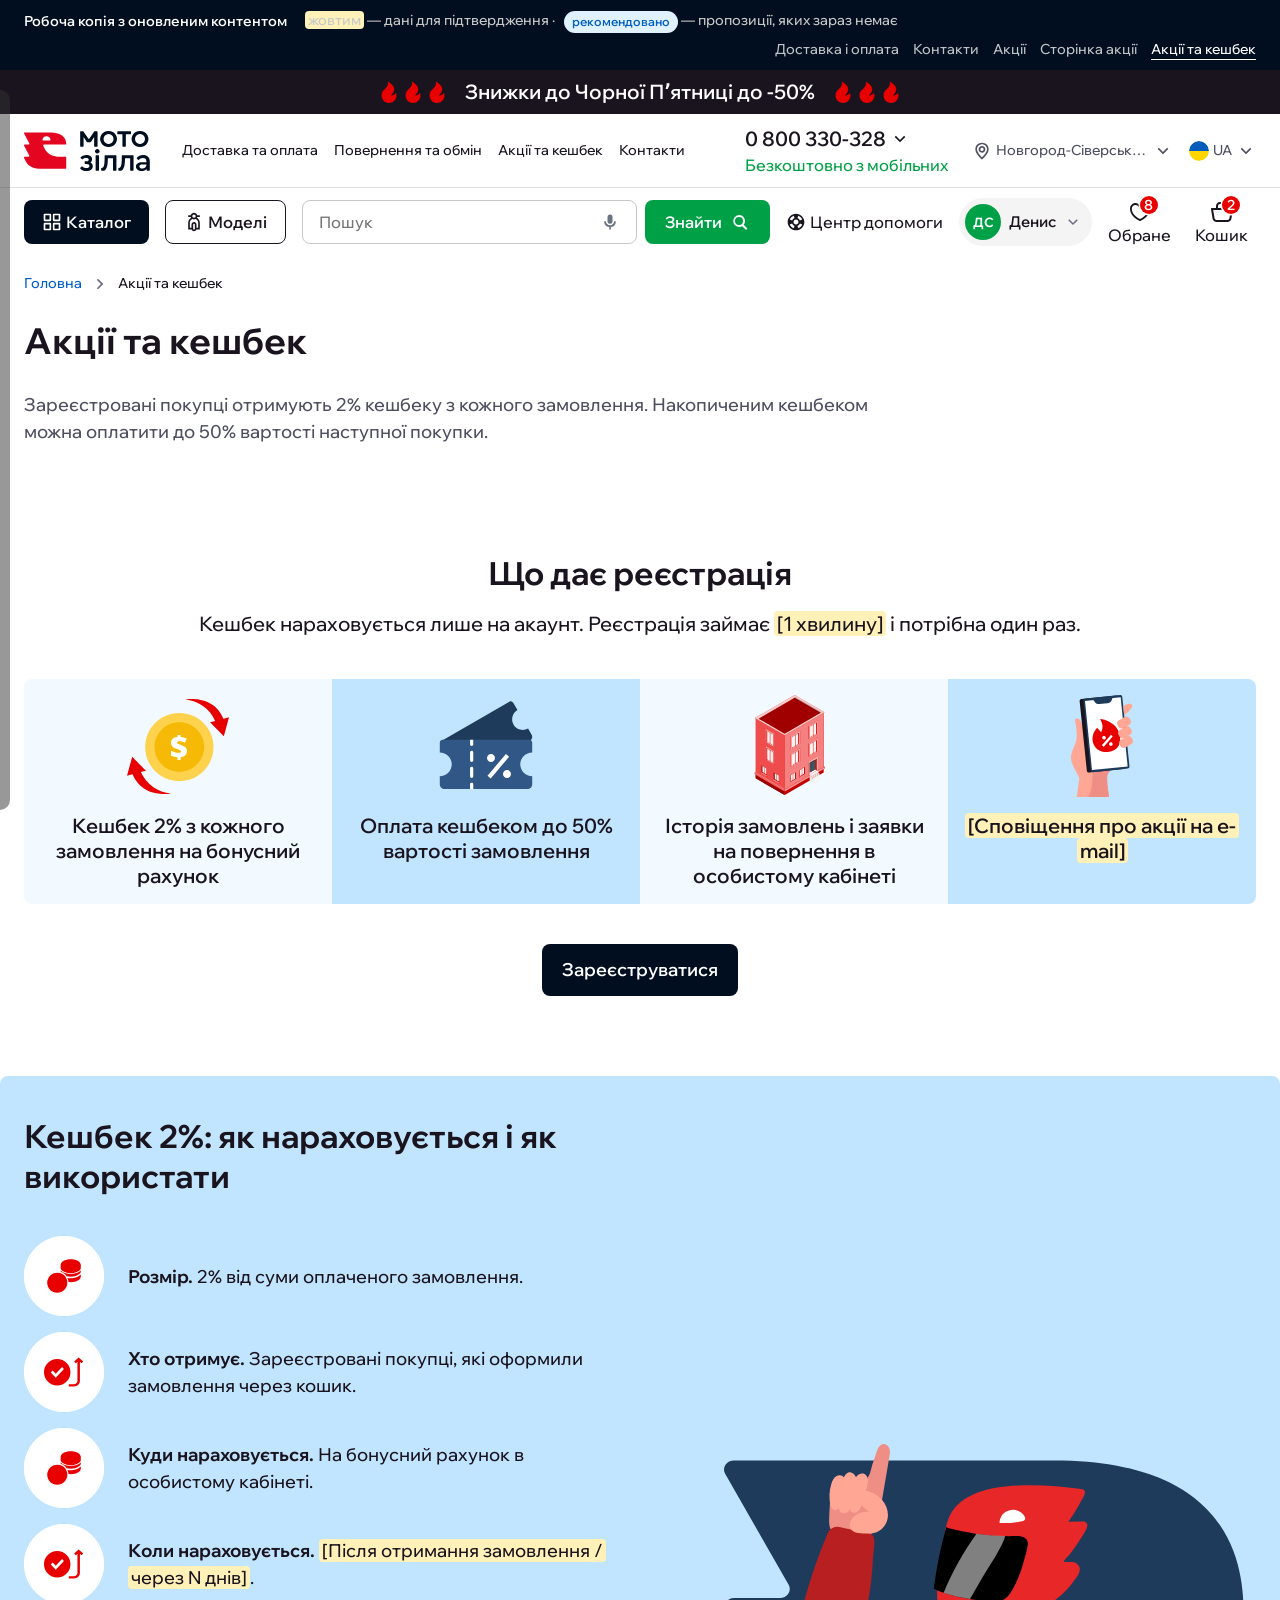
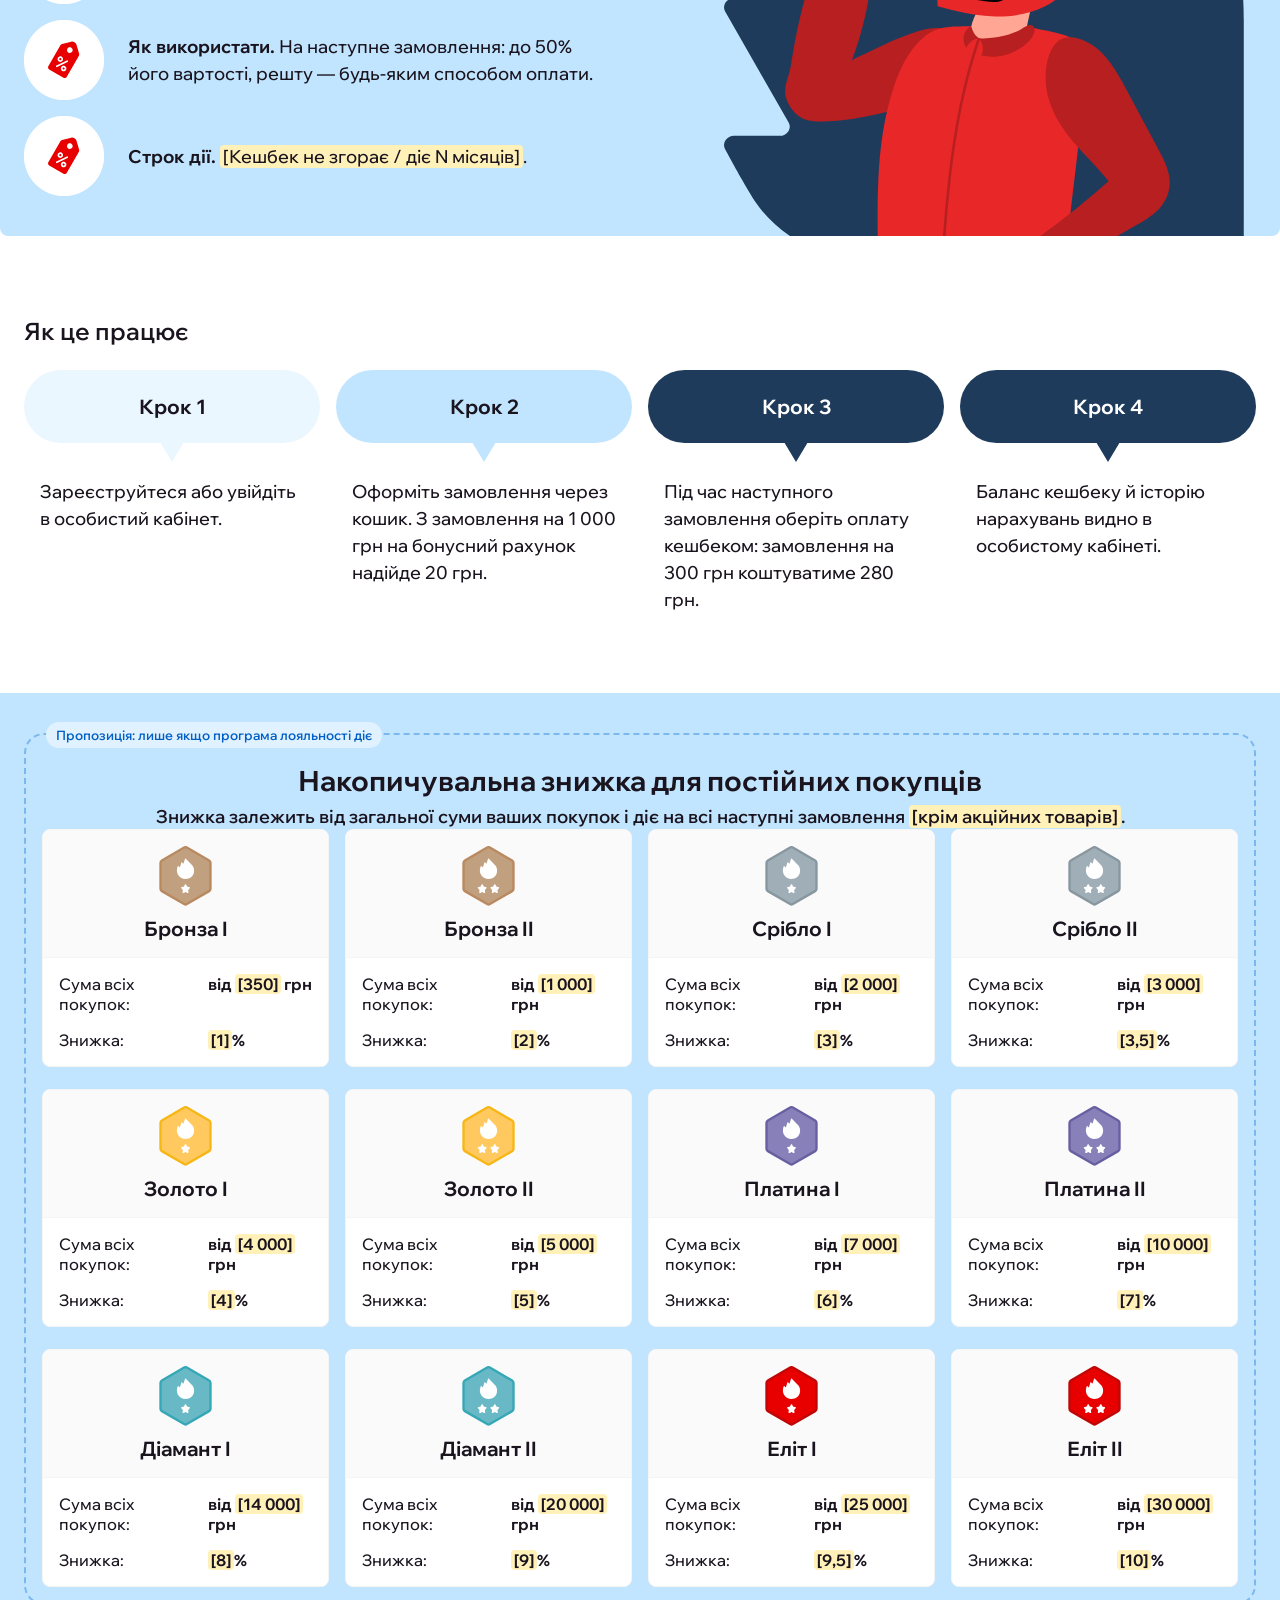
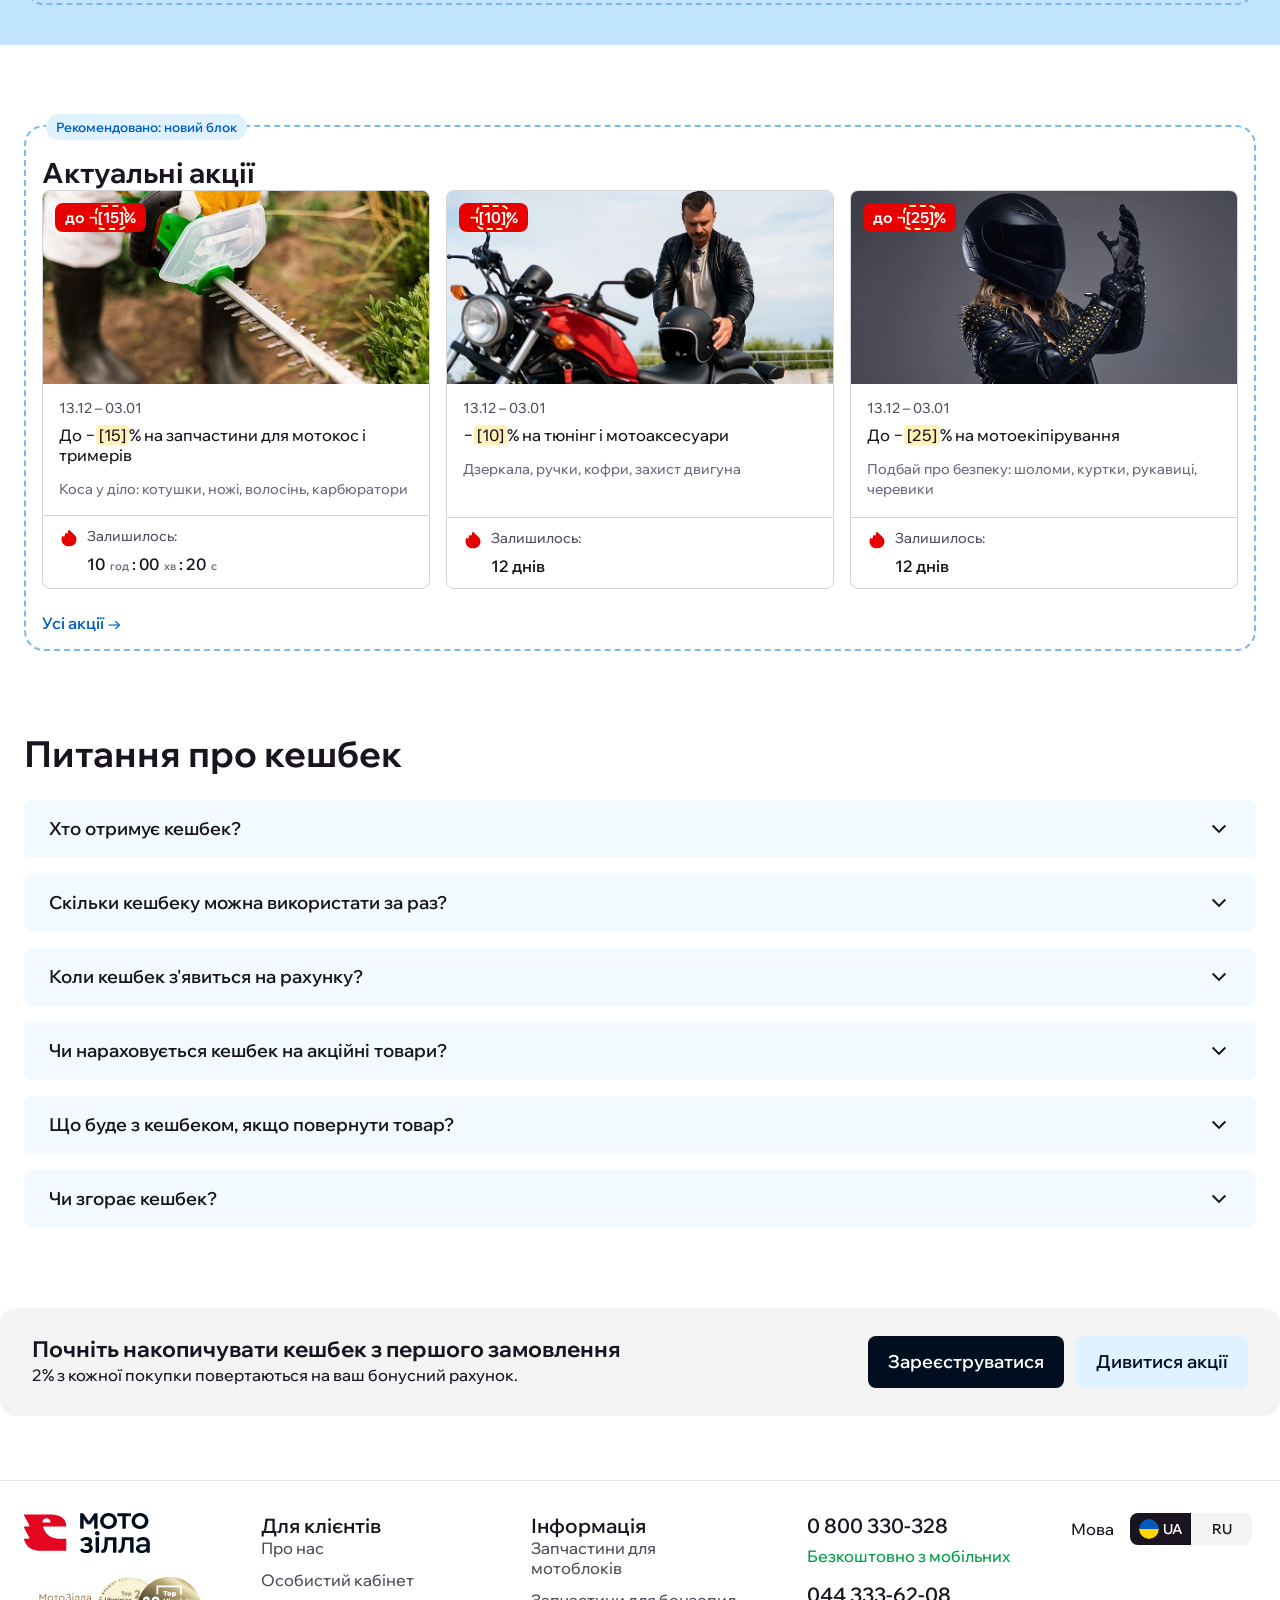
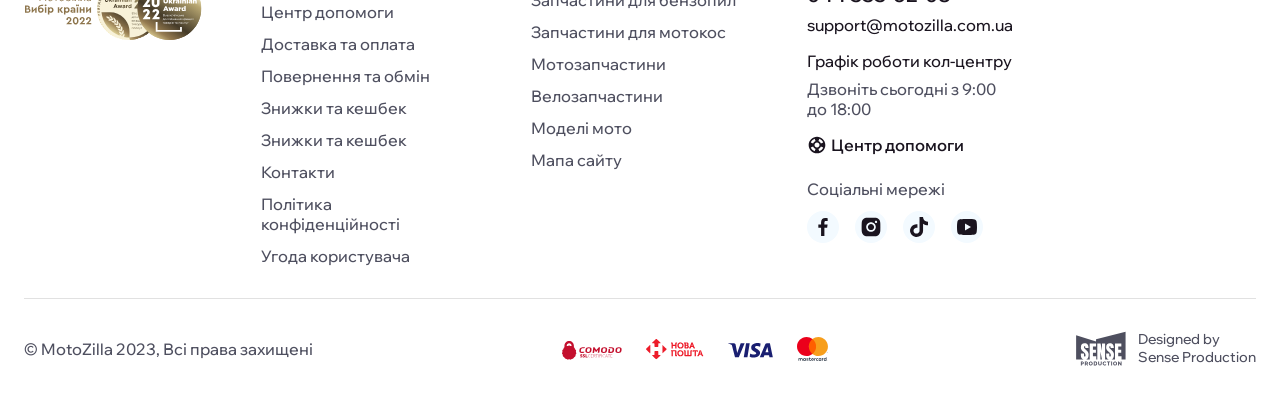
<file: promoution-and-cashback.html>
<!doctype html>
<html lang="uk">
	<head>
		<meta charset="UTF-8">
		<meta name="viewport" content="width=device-width, initial-scale=1.0, maximum-scale=1.0, user-scalable=no">
		<link rel="preload" href="./assets/fonts/WixMadeforDisplay-SemiBold.woff2" as="font" type="font/woff2" crossorigin="anonymous">
		<link rel="preload" href="./assets/fonts/WixMadeforDisplay-Medium.woff2" as="font" type="font/woff2" crossorigin="anonymous">
		<link rel="preload" href="./assets/fonts/WixMadeforDisplay-Bold.woff2" as="font" type="font/woff2" crossorigin="anonymous">
		<link rel="shortcut icon" href="./assets/img/favicon.ico">
		<title>Акції та кешбек 2% — MotoZilla</title>
<meta name="description" content="Кешбек 2% з кожної покупки для зареєстрованих покупців ✅ Оплата кешбеком до 50% замовлення ✅ Актуальні акції на мотозапчастини, шини та екіпірування">
<meta name="robots" content="noindex, nofollow">
		<link rel="stylesheet" crossorigin="" href="./css/style.min.css?v=1790865809474">
		<link rel="stylesheet" crossorigin="" href="./css/spollers.min.css?v=1790865809474">
		<link rel="stylesheet" crossorigin="" href="./css/slider.min.css?v=1790865809474">
		<link rel="stylesheet" crossorigin="" href="./css/popup.min.css?v=1790865809474">
		<link rel="stylesheet" crossorigin="" href="./css/quantity.min.css?v=1790865809474">
		<link rel="stylesheet" crossorigin="" href="./css/header.min.css?v=1790865809474">
		<link rel="stylesheet" crossorigin="" href="./css/search.min.css?v=1790865809474">
		<link rel="stylesheet" crossorigin="" href="./css/account-menu.min.css?v=1790865809474">
		<link rel="stylesheet" crossorigin="" href="./css/tippy.min.css?v=1790865809474">
		<link rel="stylesheet" crossorigin="" href="./css/top-info.min.css?v=1790865809474">
		<link rel="stylesheet" crossorigin="" href="./css/menu.min.css?v=1790865809474">
		<link rel="stylesheet" crossorigin="" href="./css/menu-catalog.min.css?v=1790865809474">
		<link rel="stylesheet" crossorigin="" href="./css/mob-menu.min.css?v=1790865809474">
		<link rel="stylesheet" crossorigin="" href="./css/exclusive-promotions.min.css?v=1790865809474">
		<link rel="stylesheet" crossorigin="" href="./css/ranks-info.min.css?v=1790865809474">
		<link rel="stylesheet" crossorigin="" href="./css/howitworks.min.css?v=1790865809474">
		<link rel="stylesheet" crossorigin="" href="./css/cashback-info.min.css?v=1790865809474">
		<link rel="stylesheet" crossorigin="" href="./css/proposals.min.css?v=1790865809474">
		<link rel="stylesheet" crossorigin="" href="./css/footer.min.css?v=1790865809474">
		<link rel="stylesheet" crossorigin="" href="./css/fixed-menu.min.css?v=1790865809474">
	<link rel="stylesheet" href="./css/faq.min.css">
<link rel="stylesheet" href="./css/sales-block.min.css">
<link rel="stylesheet" href="./css/mz-content.css">
</head>
	<body>
<div class="mz-review">
  <div class="mz-review__container">
    <span class="mz-review__label">Робоча копія з оновленим контентом</span>
    <span class="mz-review__hint"><mark class="mz-ph">жовтим</mark> — дані для підтвердження · <span class="mz-rec">рекомендовано</span> — пропозиції, яких зараз немає</span>
    <nav class="mz-review__nav">
      <a href="delivery-and-payment.html" data-page="delivery">Доставка і оплата</a>
      <a href="contacts.html" data-page="contacts">Контакти</a>
      <a href="sales.html" data-page="sales">Акції</a>
      <a href="sale-page.html" data-page="sale">Сторінка акції</a>
      <a href="promoution-and-cashback.html" data-page="cashback" class="is-current">Акції та кешбек</a>
    </nav>
  </div>
</div>

		<div class="wrapper">
			<div class="top-info" style="background-color: #1a141f; color: #fff;">
				<a href="#" class="top-info__link">
					<span class="top-info__icons">
						<svg width="24" height="24" viewbox="0 0 24 24" fill="none" xmlns="http://www.w3.org/2000/svg">
							<path d="M12.0003 23C10.4975 22.9999 9.02934 22.5483 7.78624 21.7037C6.54315 20.8592 5.58244 19.6606 5.02868 18.2635C4.47493 16.8664 4.35367 15.3352 4.68062 13.8683C5.00757 12.4015 5.76766 11.0667 6.86234 10.037C8.20434 8.774 11.5003 6.5 11.0003 1.5C17.0003 5.5 20.0003 9.5 14.0003 15.5C15.0003 15.5 16.5003 15.5 19.0003 13.03C19.2703 13.803 19.5003 14.634 19.5003 15.5C19.5003 17.4891 18.7102 19.3968 17.3036 20.8033C15.8971 22.2098 13.9895 23 12.0003 23Z" fill="#E80000"></path>
						</svg>
						<svg width="24" height="24" viewbox="0 0 24 24" fill="none" xmlns="http://www.w3.org/2000/svg">
							<path d="M12.0003 23C10.4975 22.9999 9.02934 22.5483 7.78624 21.7037C6.54315 20.8592 5.58244 19.6606 5.02868 18.2635C4.47493 16.8664 4.35367 15.3352 4.68062 13.8683C5.00757 12.4015 5.76766 11.0667 6.86234 10.037C8.20434 8.774 11.5003 6.5 11.0003 1.5C17.0003 5.5 20.0003 9.5 14.0003 15.5C15.0003 15.5 16.5003 15.5 19.0003 13.03C19.2703 13.803 19.5003 14.634 19.5003 15.5C19.5003 17.4891 18.7102 19.3968 17.3036 20.8033C15.8971 22.2098 13.9895 23 12.0003 23Z" fill="#E80000"></path>
						</svg>
						<svg width="24" height="24" viewbox="0 0 24 24" fill="none" xmlns="http://www.w3.org/2000/svg">
							<path d="M12.0003 23C10.4975 22.9999 9.02934 22.5483 7.78624 21.7037C6.54315 20.8592 5.58244 19.6606 5.02868 18.2635C4.47493 16.8664 4.35367 15.3352 4.68062 13.8683C5.00757 12.4015 5.76766 11.0667 6.86234 10.037C8.20434 8.774 11.5003 6.5 11.0003 1.5C17.0003 5.5 20.0003 9.5 14.0003 15.5C15.0003 15.5 16.5003 15.5 19.0003 13.03C19.2703 13.803 19.5003 14.634 19.5003 15.5C19.5003 17.4891 18.7102 19.3968 17.3036 20.8033C15.8971 22.2098 13.9895 23 12.0003 23Z" fill="#E80000"></path>
						</svg>
					</span>
					<span>Знижки до Чорної Пʼятниці до -50%</span>
					<span class="top-info__icons top-info__icons--last">
						<svg width="24" height="24" viewbox="0 0 24 24" fill="none" xmlns="http://www.w3.org/2000/svg">
							<path d="M12.0003 23C10.4975 22.9999 9.02934 22.5483 7.78624 21.7037C6.54315 20.8592 5.58244 19.6606 5.02868 18.2635C4.47493 16.8664 4.35367 15.3352 4.68062 13.8683C5.00757 12.4015 5.76766 11.0667 6.86234 10.037C8.20434 8.774 11.5003 6.5 11.0003 1.5C17.0003 5.5 20.0003 9.5 14.0003 15.5C15.0003 15.5 16.5003 15.5 19.0003 13.03C19.2703 13.803 19.5003 14.634 19.5003 15.5C19.5003 17.4891 18.7102 19.3968 17.3036 20.8033C15.8971 22.2098 13.9895 23 12.0003 23Z" fill="#E80000"></path>
						</svg>
						<svg width="24" height="24" viewbox="0 0 24 24" fill="none" xmlns="http://www.w3.org/2000/svg">
							<path d="M12.0003 23C10.4975 22.9999 9.02934 22.5483 7.78624 21.7037C6.54315 20.8592 5.58244 19.6606 5.02868 18.2635C4.47493 16.8664 4.35367 15.3352 4.68062 13.8683C5.00757 12.4015 5.76766 11.0667 6.86234 10.037C8.20434 8.774 11.5003 6.5 11.0003 1.5C17.0003 5.5 20.0003 9.5 14.0003 15.5C15.0003 15.5 16.5003 15.5 19.0003 13.03C19.2703 13.803 19.5003 14.634 19.5003 15.5C19.5003 17.4891 18.7102 19.3968 17.3036 20.8033C15.8971 22.2098 13.9895 23 12.0003 23Z" fill="#E80000"></path>
						</svg>
						<svg width="24" height="24" viewbox="0 0 24 24" fill="none" xmlns="http://www.w3.org/2000/svg">
							<path d="M12.0003 23C10.4975 22.9999 9.02934 22.5483 7.78624 21.7037C6.54315 20.8592 5.58244 19.6606 5.02868 18.2635C4.47493 16.8664 4.35367 15.3352 4.68062 13.8683C5.00757 12.4015 5.76766 11.0667 6.86234 10.037C8.20434 8.774 11.5003 6.5 11.0003 1.5C17.0003 5.5 20.0003 9.5 14.0003 15.5C15.0003 15.5 16.5003 15.5 19.0003 13.03C19.2703 13.803 19.5003 14.634 19.5003 15.5C19.5003 17.4891 18.7102 19.3968 17.3036 20.8033C15.8971 22.2098 13.9895 23 12.0003 23Z" fill="#E80000"></path>
						</svg>
					</span>
				</a>
			</div>
			<header class="header" data-sticky-parent="">
				<div class="header__top">
					<div class="header__container">
						<button type="button" class="header__burger" data-menu="menu" data-menu-click="">
							<svg width="24" height="24" viewbox="0 0 24 24" fill="none" xmlns="http://www.w3.org/2000/svg">
								<path d="M3 4H21V6H3V4ZM3 11H21V13H3V11ZM3 18H21V20H3V18Z" fill="currentColor"></path>
							</svg>
						</button>
						<a href="#" class="header__logo">
							<picture>
								<source srcset="./assets/img/Logo-MZ.svg" media="(max-width: 991.98px)">
								<img src="./assets/img/logo.svg" alt="logo">
							</picture>
						</a>
						<div class="header__menu menu">
							<nav class="menu__body">
								<ul class="menu__list">
									<li class="menu__item">
										<a href="delivery-and-payment.html" class="menu__link">Доставка та оплата</a>
									</li>
									<li class="menu__item">
										<a href="#" class="menu__link">Повернення та обмін</a>
									</li>
									<li class="menu__item">
										<a href="promoution-and-cashback.html" class="menu__link">Акції та кешбек</a>
									</li>
									<li class="menu__item">
										<a href="contacts.html" class="menu__link">Контакти</a>
									</li>
								</ul>
							</nav>
							<div class="menu__phone phone-block" data-drop-block="">
								<div class="phone-block__top">
									<div class="phone-block__head">
										<a href="tel:0800330328" class="phone-block__phone">
											<span>0 800 330-328</span>
										</a>
										<button type="button" class="phone-block__arrow" data-drop-toggle="">
											<svg width="20" height="20" viewbox="0 0 20 20" fill="none" xmlns="http://www.w3.org/2000/svg">
												<path d="M15.3027 8.03027L9.99902 13.333L4.69531 8.03027L5.87402 6.85156L9.99902 10.9766L14.124 6.85156L15.3027 8.03027Z" fill="currentColor"></path>
											</svg>
										</button>
									</div>
									<div class="phone-block__info">Безкоштовно з мобільних</div>
								</div>
								<div class="phone-block__drop">
									<div class="phone-block__time">
										<span>Дзвоніть сьогодні</span>
										<span>з 9:00 до 18:00</span>
									</div>
									<div class="phone-block__contacts">
										<a href="tel:0443336208" class="phone-block__tel">044 333-62-08</a>
										<a href="mailto:support@motozilla.com.ua" class="phone-block__link">support@motozilla.com.ua</a>
									</div>
								</div>
							</div>
							<div class="menu__actions">
								<button data-fls-popup-link="popup-city" type="button" class="menu__city">
									<span class="menu__city-icon">
										<svg width="20" height="20" viewbox="0 0 20 20" fill="none" xmlns="http://www.w3.org/2000/svg">
											<path d="M10.0007 1.66663C8.23254 1.66663 6.53685 2.36901 5.28661 3.61925C4.03636 4.86949 3.33398 6.56518 3.33398 8.33329C3.33398 12.8333 9.20898 17.9166 9.45898 18.1333C9.60993 18.2624 9.80202 18.3333 10.0007 18.3333C10.1993 18.3333 10.3914 18.2624 10.5423 18.1333C10.834 17.9166 16.6673 12.8333 16.6673 8.33329C16.6673 6.56518 15.9649 4.86949 14.7147 3.61925C13.4645 2.36901 11.7688 1.66663 10.0007 1.66663ZM10.0007 16.375C8.22565 14.7083 5.00065 11.1166 5.00065 8.33329C5.00065 7.00721 5.52744 5.73544 6.46512 4.79776C7.4028 3.86008 8.67457 3.33329 10.0007 3.33329C11.3267 3.33329 12.5985 3.86008 13.5362 4.79776C14.4739 5.73544 15.0007 7.00721 15.0007 8.33329C15.0007 11.1166 11.7757 14.7166 10.0007 16.375ZM10.0007 4.99996C9.34138 4.99996 8.69691 5.19546 8.14875 5.56173C7.60059 5.928 7.17334 6.44859 6.92105 7.05768C6.66876 7.66677 6.60275 8.33699 6.73137 8.98359C6.85998 9.6302 7.17745 10.2241 7.64363 10.6903C8.1098 11.1565 8.70375 11.474 9.35035 11.6026C9.99695 11.7312 10.6672 11.6652 11.2763 11.4129C11.8853 11.1606 12.4059 10.7334 12.7722 10.1852C13.1385 9.63703 13.334 8.99256 13.334 8.33329C13.334 7.44924 12.9828 6.60139 12.3577 5.97627C11.7326 5.35115 10.8847 4.99996 10.0007 4.99996ZM10.0007 9.99996C9.67102 9.99996 9.34878 9.90221 9.0747 9.71908C8.80062 9.53594 8.587 9.27564 8.46085 8.9711C8.33471 8.66655 8.3017 8.33144 8.36601 8.00814C8.43032 7.68484 8.58905 7.38787 8.82214 7.15478C9.05523 6.92169 9.3522 6.76296 9.6755 6.69865C9.9988 6.63434 10.3339 6.66735 10.6385 6.79349C10.943 6.91964 11.2033 7.13326 11.3864 7.40734C11.5696 7.68142 11.6673 8.00366 11.6673 8.33329C11.6673 8.77532 11.4917 9.19924 11.1792 9.5118C10.8666 9.82436 10.4427 9.99996 10.0007 9.99996Z" fill="currentColor"></path>
										</svg>
									</span>
									<span class="menu__city-name">Новгород-Сіверський</span>
									<span class="menu__city-arrow">
										<svg width="20" height="20" viewbox="0 0 20 20" fill="none" xmlns="http://www.w3.org/2000/svg">
											<path d="M15.3027 8.03027L9.99902 13.333L4.69531 8.03027L5.87402 6.85156L9.99902 10.9766L14.124 6.85156L15.3027 8.03027Z" fill="currentColor"></path>
										</svg>
									</span>
								</button>
								<div class="menu__lang lang-drop" data-drop-block="">
									<button type="button" class="lang-drop__current" data-drop-toggle="">
										<span class="lang-drop__current-icon">
											<img src="./assets/img/icons/ua.svg" alt="Image" loading="lazy">
										</span>
										<span class="lang-drop__current-text">UA</span>
										<span class="lang-drop__current-arrow">
											<svg width="20" height="20" viewbox="0 0 20 20" fill="none" xmlns="http://www.w3.org/2000/svg">
												<path d="M15.3027 8.03027L9.99902 13.333L4.69531 8.03027L5.87402 6.85156L9.99902 10.9766L14.124 6.85156L15.3027 8.03027Z" fill="currentColor"></path>
											</svg>
										</span>
									</button>
									<div class="lang-drop__list">
										<span class="lang-drop__link">UA</span>
										<a href="#" class="lang-drop__link">RU</a>
									</div>
								</div>
							</div>
						</div>
						<button data-fls-popup-link="popup-help" type="button" class="header__communication">
							<svg width="24" height="24" viewbox="0 0 24 24" fill="none" xmlns="http://www.w3.org/2000/svg">
								<path d="M9.366 10.682C10.3043 12.3305 11.6695 13.6957 13.318 14.634L14.202 13.396C14.3442 13.1969 14.5544 13.0569 14.7928 13.0023C15.0313 12.9478 15.2814 12.9825 15.496 13.1C16.9103 13.8729 18.4722 14.3378 20.079 14.464C20.3298 14.4839 20.5638 14.5975 20.7345 14.7823C20.9052 14.9671 21 15.2094 21 15.461V19.923C21.0001 20.1706 20.9083 20.4094 20.7424 20.5932C20.5765 20.777 20.3483 20.8927 20.102 20.918C19.572 20.973 19.038 21 18.5 21C9.94 21 3 14.06 3 5.5C3 4.962 3.027 4.428 3.082 3.898C3.10725 3.6517 3.22298 3.42352 3.40679 3.25763C3.5906 3.09175 3.82941 2.99995 4.077 3H8.539C8.79056 2.99997 9.0329 3.09475 9.21768 3.26545C9.40247 3.43615 9.51613 3.67022 9.536 3.921C9.66222 5.52779 10.1271 7.08968 10.9 8.504C11.0175 8.71856 11.0522 8.96874 10.9977 9.2072C10.9431 9.44565 10.8031 9.65584 10.604 9.798L9.366 10.682V10.682ZM6.844 10.025L8.744 8.668C8.20478 7.50409 7.83535 6.26884 7.647 5H5.01C5.004 5.166 5.001 5.333 5.001 5.5C5 12.956 11.044 19 18.5 19C18.667 19 18.834 18.997 19 18.99V16.353C17.7312 16.1646 16.4959 15.7952 15.332 15.256L13.975 17.156C13.4287 16.9437 12.898 16.6931 12.387 16.406L12.329 16.373C10.3676 15.2567 8.74328 13.6324 7.627 11.671L7.594 11.613C7.30691 11.102 7.05628 10.5713 6.844 10.025V10.025Z" fill="currentColor"></path>
							</svg>
						</button>
					</div>
				</div>
				<div class="header__body" data-sticky-block="" data-sticky-class="header-sticky" data-header-offset="">
					<div class="header__container">
						<div class="header__btns">
							<button type="button" class="header__catalog" data-menu="catalog" data-menu-click="">
								<svg width="20" height="20" viewbox="0 0 20 20" fill="none" xmlns="http://www.w3.org/2000/svg">
									<path fill-rule="evenodd" clip-rule="evenodd" d="M2.49935 1.66663C2.03911 1.66663 1.66602 2.03972 1.66602 2.49996V8.33329C1.66602 8.79353 2.03911 9.16663 2.49935 9.16663H8.33268C8.79292 9.16663 9.16602 8.79353 9.16602 8.33329V2.49996C9.16602 2.03972 8.79292 1.66663 8.33268 1.66663H2.49935ZM3.33268 7.49996V3.33329H7.49935V7.49996H3.33268ZM11.666 1.66663C11.2058 1.66663 10.8327 2.03972 10.8327 2.49996V8.33329C10.8327 8.79353 11.2058 9.16663 11.666 9.16663H17.4993C17.9596 9.16663 18.3327 8.79353 18.3327 8.33329V2.49996C18.3327 2.03972 17.9596 1.66663 17.4993 1.66663H11.666ZM12.4993 7.49996V3.33329H16.666V7.49996H12.4993ZM10.8327 11.6666C10.8327 11.2064 11.2058 10.8333 11.666 10.8333H17.4993C17.9596 10.8333 18.3327 11.2064 18.3327 11.6666V17.5C18.3327 17.9602 17.9596 18.3333 17.4993 18.3333H11.666C11.2058 18.3333 10.8327 17.9602 10.8327 17.5V11.6666ZM12.4993 12.5V16.6666H16.666V12.5H12.4993ZM2.49935 10.8333C2.03911 10.8333 1.66602 11.2064 1.66602 11.6666V17.5C1.66602 17.9602 2.03911 18.3333 2.49935 18.3333H8.33268C8.79292 18.3333 9.16602 17.9602 9.16602 17.5V11.6666C9.16602 11.2064 8.79292 10.8333 8.33268 10.8333H2.49935ZM3.33268 16.6666V12.5H7.49935V16.6666H3.33268Z" fill="currentColor"></path>
								</svg>
								<span>Каталог</span>
							</button>
							<button type="button" class="header__models" data-menu="models" data-menu-click="">
								<svg width="20" height="20" viewbox="0 0 20 20" fill="none" xmlns="http://www.w3.org/2000/svg">
									<path d="M12.916 5.78087C13.8031 6.29272 14.5397 7.02917 15.0517 7.91612C15.5637 8.80307 15.8331 9.80924 15.8327 10.8334V17.5H12.3577C12.1855 17.988 11.8662 18.4105 11.4438 18.7094C11.0215 19.0082 10.5168 19.1687 9.99935 19.1687C9.48192 19.1687 8.97723 19.0082 8.55485 18.7094C8.13247 18.4105 7.81318 17.988 7.64102 17.5H4.16602V10.8334C4.16564 9.80924 4.43501 8.80307 4.94703 7.91612C5.45904 7.02917 6.19563 6.29272 7.08268 5.78087C6.94575 5.53493 6.84074 5.27254 6.77018 5.00004H4.16602V3.33337H6.77102C6.95638 2.61817 7.37399 1.98477 7.9583 1.5326C8.5426 1.08043 9.26052 0.835083 9.99935 0.835083C10.7382 0.835083 11.4561 1.08043 12.0404 1.5326C12.6247 1.98477 13.0423 2.61817 13.2277 3.33337H15.8327V5.00004H13.2277C13.1568 5.27504 13.051 5.53754 12.9169 5.78087H12.916ZM11.7052 7.03087C11.206 7.3292 10.6227 7.50004 9.99935 7.50004C9.39875 7.50094 8.80918 7.33879 8.29352 7.03087C7.56039 7.35996 6.93804 7.89399 6.50144 8.56863C6.06483 9.24328 5.83259 10.0298 5.83268 10.8334V15.8334H7.49935V12.5C7.49935 11.837 7.76274 11.2011 8.23158 10.7323C8.70042 10.2634 9.33631 10 9.99935 10C10.6624 10 11.2983 10.2634 11.7671 10.7323C12.236 11.2011 12.4993 11.837 12.4993 12.5V15.8334H14.166V10.8334C14.1661 10.0298 13.9339 9.24328 13.4973 8.56863C13.0607 7.89399 12.4383 7.35996 11.7052 7.03087ZM9.99935 11.6667C9.77834 11.6667 9.56637 11.7545 9.41009 11.9108C9.25381 12.0671 9.16602 12.279 9.16602 12.5V16.6667C9.16602 16.8877 9.25381 17.0997 9.41009 17.256C9.56637 17.4122 9.77834 17.5 9.99935 17.5C10.2204 17.5 10.4323 17.4122 10.5886 17.256C10.7449 17.0997 10.8327 16.8877 10.8327 16.6667V12.5C10.8327 12.279 10.7449 12.0671 10.5886 11.9108C10.4323 11.7545 10.2204 11.6667 9.99935 11.6667ZM9.99935 5.83337C10.4414 5.83337 10.8653 5.65778 11.1779 5.34521C11.4904 5.03265 11.666 4.60873 11.666 4.1667C11.666 3.72468 11.4904 3.30075 11.1779 2.98819C10.8653 2.67563 10.4414 2.50004 9.99935 2.50004C9.55732 2.50004 9.1334 2.67563 8.82084 2.98819C8.50828 3.30075 8.33268 3.72468 8.33268 4.1667C8.33268 4.60873 8.50828 5.03265 8.82084 5.34521C9.1334 5.65778 9.55732 5.83337 9.99935 5.83337Z" fill="currentColor"></path>
								</svg>
								<span>Моделі</span>
							</button>
						</div>
						<div class="header__search">
							<input autocomplete="off" type="text" name="search" placeholder="Пошук" class="header__search-input">
						</div>
						<a href="#" class="header__help">
							<svg width="20" height="20" viewbox="0 0 20 20" fill="none" xmlns="http://www.w3.org/2000/svg">
								<path d="M9.99935 1.66663C5.39935 1.66663 1.66602 5.39996 1.66602 9.99996C1.66602 14.6 5.39935 18.3333 9.99935 18.3333C14.5993 18.3333 18.3327 14.6 18.3327 9.99996C18.3327 5.39996 14.5993 1.66663 9.99935 1.66663ZM16.216 7.59996L13.8993 8.55829C13.6906 7.99673 13.3628 7.48699 12.9385 7.06408C12.5141 6.64117 12.0033 6.31511 11.441 6.10829L12.3993 3.79163C14.1493 4.45829 15.541 5.84996 16.216 7.59996ZM9.99935 12.5C8.61602 12.5 7.49935 11.3833 7.49935 9.99996C7.49935 8.61663 8.61602 7.49996 9.99935 7.49996C11.3827 7.49996 12.4993 8.61663 12.4993 9.99996C12.4993 11.3833 11.3827 12.5 9.99935 12.5ZM7.60768 3.78329L8.58268 6.09996C8.01378 6.30728 7.4969 6.63611 7.06802 7.06355C6.63915 7.49098 6.30858 8.00675 6.09935 8.57496L3.78268 7.60829C4.11684 6.73842 4.62999 5.94844 5.28891 5.28952C5.94783 4.6306 6.73781 4.11745 7.60768 3.78329ZM3.78268 12.3916L6.09935 11.4333C6.30713 12 6.63632 12.5144 7.06386 12.9405C7.49139 13.3666 8.00693 13.6941 8.57435 13.9L7.59935 16.2166C6.73133 15.8809 5.94325 15.3672 5.28589 14.7084C4.62853 14.0496 4.11647 13.2604 3.78268 12.3916ZM12.3993 16.2166L11.441 13.9C12.0059 13.6907 12.5184 13.3608 12.943 12.9334C13.3675 12.506 13.6939 11.9913 13.8993 11.425L16.216 12.4C15.8808 13.2669 15.3681 14.0542 14.7108 14.7114C14.0536 15.3687 13.2663 15.8814 12.3993 16.2166Z" fill="currentColor"></path>
							</svg>
							<span>Центр допомоги</span>
						</a>
						<div class="header__actions">
							<div class="header__user" data-account="">
								<button type="button" class="header__user-btn" data-account-toggle="" aria-haspopup="true" aria-expanded="false">
									<span class="header__user-avatar">ДС</span>
									<span class="header__user-name">Денис</span>
									<svg class="header__user-arrow" viewbox="0 0 20 20" width="18" height="18" fill="none" xmlns="http://www.w3.org/2000/svg">
										<path d="M10 11.0L14.1 6.9l1.2 1.2L10 13.3 4.7 8.1l1.2-1.2L10 11z" fill="currentColor"></path>
									</svg>
								</button>
								<div class="account-drop" data-top-position="">
									<div class="account-drop__head">
										<span class="account-drop__avatar">ДС</span>
										<span class="account-drop__id">
											<span class="account-drop__name">Денис Соколов</span>
											<span class="account-drop__phone">+38 (097) 123 45 67</span>
										</span>
									</div>
									<a class="account-drop__bonus" href="#">
										<span>Бонусний рахунок</span>
										<b>1 250 ₴</b>
									</a>
									<nav class="account-drop__menu">
										<a class="account-drop__link" href="/account.html">
											<span class="account-drop__icon">
												<svg viewbox="0 0 24 24" width="20" height="20" fill="none" xmlns="http://www.w3.org/2000/svg">
													<path d="M12 12a5 5 0 100-10 5 5 0 000 10zm0 2c-5 0-9 2.7-9 6v2h18v-2c0-3.3-4-6-9-6z" fill="currentColor"></path>
												</svg>
											</span>
											<span>Особистий кабінет</span>
										</a>
										<a class="account-drop__link" href="/account.html">
											<span class="account-drop__icon">
												<svg viewbox="0 0 24 24" width="20" height="20" fill="none" xmlns="http://www.w3.org/2000/svg">
													<path d="M7 4h10l3 5v11a1 1 0 01-1 1H5a1 1 0 01-1-1V9l3-5zm.5 2L6 8.5h12L16.5 6h-9zM6 10.5V19h12v-8.5H6z" fill="currentColor"></path>
												</svg>
											</span>
											<span>Мої замовлення</span>
										</a>
										<a class="account-drop__link" href="#">
											<span class="account-drop__icon">
												<svg viewbox="0 0 24 24" width="20" height="20" fill="none" xmlns="http://www.w3.org/2000/svg">
													<path d="M12 21s-7-4.5-9.5-9C1 9 2.5 5 6.5 5 9 5 11 7 12 8.5 13 7 15 5 17.5 5c4 0 5.5 4 4 7-2.5 4.5-9.5 9-9.5 9z" stroke="currentColor" stroke-width="1.8" fill="none"></path>
												</svg>
											</span>
											<span>Обране</span>
											<span class="account-drop__count">8</span>
										</a>
										<a class="account-drop__link" href="#">
											<span class="account-drop__icon">
												<svg viewbox="0 0 24 24" width="20" height="20" fill="none" xmlns="http://www.w3.org/2000/svg">
													<path d="M3 7h18v10H3V7zm2 2v6h14V9H5zm2 2h4v2H7v-2z" fill="currentColor"></path>
												</svg>
											</span>
											<span>Бонусний рахунок</span>
										</a>
										<a class="account-drop__link" href="#">
											<span class="account-drop__icon">
												<svg viewbox="0 0 24 24" width="20" height="20" fill="none" xmlns="http://www.w3.org/2000/svg">
													<path d="M12 8a4 4 0 100 8 4 4 0 000-8zm9 4l-2.1-1.6.3-2.6-2.6-.3L15 5l-2.4 1-2.4-1-1.6 2.5-2.6.3.3 2.6L4 12l2.1 1.6-.3 2.6 2.6.3L10 19l2.4-1 2.4 1 1.6-2.5 2.6-.3-.3-2.6L21 12z" fill="currentColor"></path>
												</svg>
											</span>
											<span>Налаштування</span>
										</a>
									</nav>
									<button type="button" class="account-drop__logout" data-account-logout="">
										<svg viewbox="0 0 24 24" width="20" height="20" fill="none" xmlns="http://www.w3.org/2000/svg">
											<path d="M16 17l5-5-5-5-1.4 1.4L17.2 11H9v2h8.2l-2.6 2.6L16 17zM4 4h8V2H4a2 2 0 00-2 2v16a2 2 0 002 2h8v-2H4V4z" fill="currentColor"></path>
										</svg>
										<span>Вийти</span>
									</button>
								</div>
							</div>
							<button data-fls-popup-link="popup-login" type="button" class="header__action">
								<span class="header__action-icon">
									<svg width="24" height="24" viewbox="0 0 24 24" fill="none" xmlns="http://www.w3.org/2000/svg">
										<path d="M15.6563 12.2588C16.2565 11.7155 16.738 11.0434 17.068 10.2883C17.398 9.53313 17.5688 8.7126 17.5688 7.88235C17.5688 6.32226 16.9761 4.82606 15.9212 3.7229C14.8663 2.61975 13.4356 2 11.9438 2C10.4519 2 9.02117 2.61975 7.96627 3.7229C6.91138 4.82606 6.31875 6.32226 6.31875 7.88235C6.3257 8.71716 6.50524 9.54051 6.84506 10.2959C7.18489 11.0514 7.67695 11.721 8.2875 12.2588C6.71266 13.0046 5.37652 14.2089 4.43885 15.7277C3.50118 17.2465 3.00166 19.0157 3 20.8235C3 21.1355 3.11853 21.4348 3.3295 21.6554C3.54048 21.8761 3.82663 22 4.125 22C4.42337 22 4.70952 21.8761 4.9205 21.6554C5.13147 21.4348 5.25 21.1355 5.25 20.8235C5.25 18.9514 5.96116 17.156 7.22703 15.8322C8.4929 14.5084 10.2098 13.7647 12 13.7647C13.7902 13.7647 15.5071 14.5084 16.773 15.8322C18.0388 17.156 18.75 18.9514 18.75 20.8235C18.75 21.1355 18.8685 21.4348 19.0795 21.6554C19.2905 21.8761 19.5766 22 19.875 22C20.1734 22 20.4595 21.8761 20.6705 21.6554C20.8815 21.4348 21 21.1355 21 20.8235C20.9935 19.0092 20.4856 17.2355 19.5375 15.716C18.5895 14.1965 17.2416 12.9959 15.6563 12.2588ZM11.9438 11.4118C11.2762 11.4118 10.6237 11.2048 10.0687 10.817C9.51368 10.4291 9.0811 9.87792 8.82566 9.233C8.57021 8.58809 8.50337 7.87844 8.6336 7.1938C8.76382 6.50916 9.08526 5.88028 9.55726 5.38668C10.0293 4.89309 10.6306 4.55694 11.2853 4.42076C11.94 4.28457 12.6186 4.35447 13.2353 4.6216C13.852 4.88873 14.3791 5.34111 14.75 5.92152C15.1208 6.50193 15.3188 7.1843 15.3188 7.88235C15.3188 8.81841 14.9632 9.71613 14.3302 10.378C13.6973 11.0399 12.8389 11.4118 11.9438 11.4118Z" fill="currentColor"></path>
									</svg>
								</span>
								<span class="header__action-text">Увійти</span>
							</button>
							<button data-fls-popup-link="popup-fav-empty" type="button" class="header__action">
								<span class="header__action-icon">
									<svg width="24" height="24" viewbox="0 0 24 24" fill="none" xmlns="http://www.w3.org/2000/svg">
										<path d="M16.5459 3C17.9924 3.00012 19.3795 3.59915 20.4023 4.66504C21.4252 5.73103 22 7.17705 22 8.68457C21.9999 12.8983 19.4723 15.9835 17.1133 17.9492C15.7765 19.055 14.3181 19.9908 12.7686 20.7363C12.2749 20.9722 12.1027 21 12 21C11.7128 20.9811 11.4912 20.8604 11.2295 20.7363C9.67922 19.9913 8.21974 19.0556 6.88281 17.9492C4.52472 15.9835 2.00014 12.8992 2 8.68457C2 7.17705 2.57477 5.73103 3.59766 4.66504C4.62048 3.59915 6.00763 3.00012 7.4541 3C8.34232 3.00241 9.21771 3.22458 10.0078 3.64746C10.7978 4.07031 11.4807 4.68179 12 5.43262C12.5193 4.68179 13.2022 4.07031 13.9922 3.64746C14.7823 3.22458 15.6577 3.00241 16.5459 3ZM16.5459 4.89453C14.7668 4.89453 13.2252 6.21771 12.8906 7.92676C12.8488 8.14073 12.7374 8.33349 12.5752 8.47168C12.4129 8.60984 12.2096 8.68555 12 8.68555C11.7904 8.68555 11.5871 8.60984 11.4248 8.47168C11.2626 8.33349 11.1512 8.14073 11.1094 7.92676C10.7748 6.21771 9.23319 4.89453 7.4541 4.89453C6.48984 4.89465 5.56466 5.29433 4.88281 6.00488C4.20107 6.71551 3.81836 7.6797 3.81836 8.68457C3.8185 12.0494 5.83506 14.649 8.01953 16.4717C9.24394 17.4836 10.5803 18.3389 12 19.0195C13.4189 18.3382 14.7553 17.4832 15.9795 16.4717C18.1639 14.6471 20.1815 12.0484 20.1816 8.68457C20.1816 7.6797 19.7989 6.71551 19.1172 6.00488C18.4353 5.29433 17.5102 4.89465 16.5459 4.89453Z" fill="currentColor"></path>
									</svg>
									<span class="header__action-count">8</span>
								</span>
								<span class="header__action-text">Обране</span>
							</button>
							<button data-fls-popup-link="popup-cart" type="button" class="header__action">
								<span class="header__action-icon">
									<svg width="24" height="24" viewbox="0 0 24 24" fill="none" xmlns="http://www.w3.org/2000/svg">
										<path d="M5.99984 6C5.99984 4.93913 6.42126 3.92172 7.17141 3.17157C7.92156 2.42143 8.93897 2 9.99984 2H13.9998C15.0607 2 16.0781 2.42143 16.8283 3.17157C17.5784 3.92172 17.9998 4.93913 17.9998 6V8H21.9998C22.145 8.00007 22.2884 8.03174 22.4201 8.09281C22.5518 8.15388 22.6686 8.24288 22.7624 8.35365C22.8562 8.46441 22.9248 8.59427 22.9634 8.73421C23.002 8.87415 23.0096 9.02081 22.9858 9.164L21.4038 18.658C21.2481 19.5916 20.7664 20.4398 20.0442 21.0517C19.3221 21.6636 18.4064 21.9996 17.4598 22H6.53984C5.59313 21.9999 4.67716 21.664 3.95481 21.052C3.23246 20.4401 2.75057 19.5918 2.59484 18.658L1.01384 9.164C0.990031 9.02081 0.997685 8.87415 1.03627 8.73421C1.07485 8.59427 1.14344 8.46441 1.23726 8.35365C1.33108 8.24288 1.4479 8.15388 1.57959 8.09281C1.71127 8.03174 1.85468 8.00007 1.99984 8H5.99984V6ZM7.99984 8H12.9998C13.2651 8 13.5194 8.10536 13.7069 8.29289C13.8945 8.48043 13.9998 8.73478 13.9998 9C13.9998 9.26522 13.8945 9.51957 13.7069 9.70711C13.5194 9.89464 13.2651 10 12.9998 10H3.17984L4.56884 18.329C4.64666 18.7957 4.88739 19.2196 5.24825 19.5255C5.60911 19.8315 6.06674 19.9996 6.53984 20H17.4598C17.9331 19.9998 18.391 19.8318 18.752 19.5259C19.1131 19.2199 19.354 18.7958 19.4318 18.329L20.8198 10H16.9998C16.7346 10 16.4803 9.89464 16.2927 9.70711C16.1052 9.51957 15.9998 9.26522 15.9998 9V6C15.9998 5.46957 15.7891 4.96086 15.4141 4.58579C15.039 4.21071 14.5303 4 13.9998 4H9.99984C9.4694 4 8.9607 4.21071 8.58562 4.58579C8.21055 4.96086 7.99984 5.46957 7.99984 6V8Z" fill="currentColor"></path>
									</svg>
									<span class="header__action-count">2</span>
								</span>
								<span class="header__action-text">Кошик</span>
							</button>
						</div>
					</div>
					<div class="menu-catalog" data-submenu-root="" data-menu-target="catalog" data-top-position="">
						<nav class="menu-catalog__container">
							<div class="menu-catalog__inner">
								<!-- Основні категорії -->
								<div class="menu-catalog__block">
									<div class="menu-catalog__head">
										<button type="button" class="menu-catalog__back" data-menu="menu" data-menu-click="">
											<svg width="24" height="24" viewbox="0 0 24 24" fill="none" xmlns="http://www.w3.org/2000/svg">
												<path d="M10.828 12L15.778 16.95L14.364 18.364L8 12L14.364 5.63599L15.778 7.04999L10.828 12Z" fill="currentColor"></path>
											</svg>
										</button>
										<div class="menu-catalog__title">Каталог товарів</div>
										<button type="button" class="menu-catalog__close" data-menu-close="">
											<svg width="24" height="24" viewbox="0 0 24 24" fill="none" xmlns="http://www.w3.org/2000/svg">
												<path d="M12.0007 10.586L16.9507 5.63599L18.3647 7.04999L13.4147 12L18.3647 16.95L16.9507 18.364L12.0007 13.414L7.05072 18.364L5.63672 16.95L10.5867 12L5.63672 7.04999L7.05072 5.63599L12.0007 10.586Z" fill="currentColor"></path>
											</svg>
										</button>
									</div>
									<ul class="menu-catalog__list">
										<li class="menu-catalog__item">
											<a href="#" class="menu-catalog__link" data-submenu-id="cat1">
												<span class="menu-catalog__link-icon">
													<img alt="Image" loading="lazy" src="./assets/img/menu-icons/image-1.webp">
												</span>
												<span>Мотозапчастини</span>
											</a>
										</li>
										<li class="menu-catalog__item">
											<a href="#" class="menu-catalog__link" data-submenu-id="cat2">
												<span class="menu-catalog__link-icon">
													<img alt="Image" loading="lazy" src="./assets/img/menu-icons/image-2.webp">
												</span>
												<span>Велозапчастини</span>
											</a>
										</li>
										<li class="menu-catalog__item">
											<a href="#" class="menu-catalog__link" data-submenu-id="cat3">
												<span class="menu-catalog__link-icon">
													<img alt="Image" loading="lazy" src="./assets/img/menu-icons/image-3.webp">
												</span>
												<span>Аксесуари та тюнінг</span>
											</a>
										</li>
										<li class="menu-catalog__item">
											<a href="#" class="menu-catalog__link" data-submenu-id="cat4">
												<span class="menu-catalog__link-icon">
													<img alt="Image" loading="lazy" src="./assets/img/menu-icons/image-4.webp">
												</span>
												<span>Мотоколеса та гума</span>
											</a>
										</li>
										<li class="menu-catalog__item">
											<a href="#" class="menu-catalog__link" data-submenu-id="cat5">
												<span class="menu-catalog__link-icon">
													<img alt="Image" loading="lazy" src="./assets/img/menu-icons/image-5.webp">
												</span>
												<span>Оливи та хімія</span>
											</a>
										</li>
										<li class="menu-catalog__item">
											<a href="#" class="menu-catalog__link" data-submenu-id="cat6">
												<span class="menu-catalog__link-icon">
													<img alt="Image" loading="lazy" src="./assets/img/menu-icons/image-6.webp">
												</span>
												<span>Мотоекіпірування</span>
											</a>
										</li>
										<li class="menu-catalog__item">
											<a href="#" class="menu-catalog__link" data-submenu-id="cat7">
												<span class="menu-catalog__link-icon">
													<img alt="Image" loading="lazy" src="./assets/img/menu-icons/image-7.webp">
												</span>
												<span>Інструменти</span>
											</a>
										</li>
										<li class="menu-catalog__item">
											<a href="#" class="menu-catalog__link" data-submenu-id="cat8">
												<span class="menu-catalog__link-icon">
													<img alt="Image" loading="lazy" src="./assets/img/menu-icons/image-8.webp">
												</span>
												<span>Запчастини для Бензоінструменту</span>
											</a>
										</li>
										<li class="menu-catalog__item">
											<a href="#" class="menu-catalog__link" data-submenu-id="cat9">
												<span class="menu-catalog__link-icon">
													<img alt="Image" loading="lazy" src="./assets/img/menu-icons/image-9.webp">
												</span>
												<span>Запчастини для Бензогенератора</span>
											</a>
										</li>
										<li class="menu-catalog__item">
											<a href="#" class="menu-catalog__link" data-submenu-id="cat10">
												<span class="menu-catalog__link-icon">
													<img alt="Image" loading="lazy" src="./assets/img/menu-icons/image-10.webp">
												</span>
												<span>Запчастини для Мінітракторів</span>
											</a>
										</li>
										<li class="menu-catalog__item">
											<a href="#" class="menu-catalog__link" data-submenu-id="cat11">
												<span class="menu-catalog__link-icon">
													<img alt="Image" loading="lazy" src="./assets/img/menu-icons/image-11.webp">
												</span>
												<span>Запчастини для Мотоблоків</span>
											</a>
										</li>
									</ul>
								</div>
								<!-- Підкатегорії першого рівня -->
								<div class="menu-catalog__level" data-submenu-level="">
									<div class="menu-catalog__head">
										<button type="button" class="menu-catalog__back" data-submenu-back="">
											<svg width="24" height="24" viewbox="0 0 24 24" fill="none" xmlns="http://www.w3.org/2000/svg">
												<path d="M10.828 12L15.778 16.95L14.364 18.364L8 12L14.364 5.63599L15.778 7.04999L10.828 12Z" fill="currentColor"></path>
											</svg>
										</button>
										<!-- В заголовок підставляється текст з линки на яку навелися через js -->
										<div class="menu-catalog__title" data-submenu-title="">Мотозапчастини</div>
										<button type="button" class="menu-catalog__close" data-submenu-close="">
											<svg width="24" height="24" viewbox="0 0 24 24" fill="none" xmlns="http://www.w3.org/2000/svg">
												<path d="M12.0007 10.586L16.9507 5.63599L18.3647 7.04999L13.4147 12L18.3647 16.95L16.9507 18.364L12.0007 13.414L7.05072 18.364L5.63672 16.95L10.5867 12L5.63672 7.04999L7.05072 5.63599L12.0007 10.586Z" fill="currentColor"></path>
											</svg>
										</button>
									</div>
									<div class="menu-catalog__block" data-submenu-panel="cat1">
										<ul class="menu-catalog__list">
											<li class="menu-catalog__item">
												<a href="#" class="menu-catalog__link menu-catalog__link--all">
													<span class="menu-catalog__link-icon">
														<img alt="Image" loading="lazy" src="./assets/img/menu-icons/image-1.webp">
													</span>
													<span>Всі мотозапчастини</span>
												</a>
											</li>
											<li class="menu-catalog__item">
												<a href="#" class="menu-catalog__link" data-submenu-id="cat1-1">
													<span class="menu-catalog__link-icon">
														<img alt="Image" loading="lazy" src="./assets/img/menu-icons/image-12.webp">
													</span>
													<span>Запчастини двигуна</span>
												</a>
											</li>
											<li class="menu-catalog__item">
												<a href="#" class="menu-catalog__link">
													<span class="menu-catalog__link-icon">
														<img alt="Image" loading="lazy" src="./assets/img/menu-icons/image-13.webp">
													</span>
													<span>Електрика та запалювання</span>
												</a>
											</li>
											<li class="menu-catalog__item">
												<a href="#" class="menu-catalog__link">
													<span class="menu-catalog__link-icon">
														<img alt="Image" loading="lazy" src="./assets/img/menu-icons/image-14.webp">
													</span>
													<span>Лампи та світло</span>
												</a>
											</li>
											<li class="menu-catalog__item">
												<a href="#" class="menu-catalog__link">
													<span class="menu-catalog__link-icon">
														<img alt="Image" loading="lazy" src="./assets/img/menu-icons/image-15.webp">
													</span>
													<span>Варіатори та редуктори</span>
												</a>
											</li>
											<li class="menu-catalog__item">
												<a href="#" class="menu-catalog__link">
													<span class="menu-catalog__link-icon">
														<img alt="Image" loading="lazy" src="./assets/img/menu-icons/image-16.webp">
													</span>
													<span>Фільтри</span>
												</a>
											</li>
											<li class="menu-catalog__item">
												<a href="#" class="menu-catalog__link">
													<span class="menu-catalog__link-icon">
														<img alt="Image" loading="lazy" src="./assets/img/menu-icons/image-17.webp">
													</span>
													<span>Пластик навісний та крила</span>
												</a>
											</li>
											<li class="menu-catalog__item">
												<a href="#" class="menu-catalog__link">
													<span class="menu-catalog__link-icon">
														<img alt="Image" loading="lazy" src="./assets/img/menu-icons/image-18.webp">
													</span>
													<span>Паливна система</span>
												</a>
											</li>
											<li class="menu-catalog__item">
												<a href="#" class="menu-catalog__link">
													<span class="menu-catalog__link-icon">
														<img alt="Image" loading="lazy" src="./assets/img/menu-icons/image-19.webp">
													</span>
													<span>Амортизатори та підвіска</span>
												</a>
											</li>
											<li class="menu-catalog__item">
												<a href="#" class="menu-catalog__link">
													<span class="menu-catalog__link-icon">
														<img alt="Image" loading="lazy" src="./assets/img/menu-icons/image-20.webp">
													</span>
													<span>Привід та ходова</span>
												</a>
											</li>
											<li class="menu-catalog__item">
												<a href="#" class="menu-catalog__link">
													<span class="menu-catalog__link-icon">
														<img alt="Image" loading="lazy" src="./assets/img/menu-icons/image-21.webp">
													</span>
													<span>Кермо та керування</span>
												</a>
											</li>
											<li class="menu-catalog__item">
												<a href="#" class="menu-catalog__link">
													<span class="menu-catalog__link-icon">
														<img alt="Image" loading="lazy" src="./assets/img/menu-icons/image-22.webp">
													</span>
													<span>Рама, кронштейни та маятники</span>
												</a>
											</li>
										</ul>
									</div>
									<div class="menu-catalog__block" data-submenu-panel="cat2">
										<ul class="menu-catalog__list">
											<li class="menu-catalog__item">
												<a href="#" class="menu-catalog__link menu-catalog__link--all">
													<span class="menu-catalog__link-icon">
														<img alt="Image" loading="lazy" src="./assets/img/menu-icons/image-1.webp">
													</span>
													<span>Всі велозапчастини</span>
												</a>
											</li>
											<li class="menu-catalog__item">
												<a href="#" class="menu-catalog__link" data-submenu-id="cat2-1">
													<span class="menu-catalog__link-icon">
														<img alt="Image" loading="lazy" src="./assets/img/menu-icons/image-12.webp">
													</span>
													<span>Запчастини двигуна</span>
												</a>
											</li>
											<li class="menu-catalog__item">
												<a href="#" class="menu-catalog__link" data-submenu-id="cat2-2">
													<span class="menu-catalog__link-icon">
														<img alt="Image" loading="lazy" src="./assets/img/menu-icons/image-13.webp">
													</span>
													<span>Електрика та запалювання</span>
												</a>
											</li>
											<li class="menu-catalog__item">
												<a href="#" class="menu-catalog__link">
													<span class="menu-catalog__link-icon">
														<img alt="Image" loading="lazy" src="./assets/img/menu-icons/image-14.webp">
													</span>
													<span>Лампи та світло</span>
												</a>
											</li>
											<li class="menu-catalog__item">
												<a href="#" class="menu-catalog__link">
													<span class="menu-catalog__link-icon">
														<img alt="Image" loading="lazy" src="./assets/img/menu-icons/image-15.webp">
													</span>
													<span>Варіатори та редуктори</span>
												</a>
											</li>
											<li class="menu-catalog__item">
												<a href="#" class="menu-catalog__link">
													<span class="menu-catalog__link-icon">
														<img alt="Image" loading="lazy" src="./assets/img/menu-icons/image-16.webp">
													</span>
													<span>Фільтри</span>
												</a>
											</li>
											<li class="menu-catalog__item">
												<a href="#" class="menu-catalog__link">
													<span class="menu-catalog__link-icon">
														<img alt="Image" loading="lazy" src="./assets/img/menu-icons/image-17.webp">
													</span>
													<span>Пластик навісний та крила</span>
												</a>
											</li>
											<li class="menu-catalog__item">
												<a href="#" class="menu-catalog__link">
													<span class="menu-catalog__link-icon">
														<img alt="Image" loading="lazy" src="./assets/img/menu-icons/image-18.webp">
													</span>
													<span>Паливна система</span>
												</a>
											</li>
											<li class="menu-catalog__item">
												<a href="#" class="menu-catalog__link">
													<span class="menu-catalog__link-icon">
														<img alt="Image" loading="lazy" src="./assets/img/menu-icons/image-19.webp">
													</span>
													<span>Амортизатори та підвіска</span>
												</a>
											</li>
										</ul>
									</div>
									<div class="menu-catalog__block" data-submenu-panel="cat3">
										<ul class="menu-catalog__list">
											<li class="menu-catalog__item">
												<a href="#" class="menu-catalog__link menu-catalog__link--all">
													<span class="menu-catalog__link-icon">
														<img alt="Image" loading="lazy" src="./assets/img/menu-icons/image-1.webp">
													</span>
													<span>Всі аксесуари та тюнінг</span>
												</a>
											</li>
											<li class="menu-catalog__item">
												<a href="#" class="menu-catalog__link" data-submenu-id="cat3-1">
													<span class="menu-catalog__link-icon">
														<img alt="Image" loading="lazy" src="./assets/img/menu-icons/image-12.webp">
													</span>
													<span>Запчастини двигуна</span>
												</a>
											</li>
											<li class="menu-catalog__item">
												<a href="#" class="menu-catalog__link" data-submenu-id="cat3-2">
													<span class="menu-catalog__link-icon">
														<img alt="Image" loading="lazy" src="./assets/img/menu-icons/image-13.webp">
													</span>
													<span>Електрика та запалювання</span>
												</a>
											</li>
											<li class="menu-catalog__item">
												<a href="#" class="menu-catalog__link">
													<span class="menu-catalog__link-icon">
														<img alt="Image" loading="lazy" src="./assets/img/menu-icons/image-14.webp">
													</span>
													<span>Лампи та світло</span>
												</a>
											</li>
											<li class="menu-catalog__item">
												<a href="#" class="menu-catalog__link">
													<span class="menu-catalog__link-icon">
														<img alt="Image" loading="lazy" src="./assets/img/menu-icons/image-15.webp">
													</span>
													<span>Варіатори та редуктори</span>
												</a>
											</li>
											<li class="menu-catalog__item">
												<a href="#" class="menu-catalog__link">
													<span class="menu-catalog__link-icon">
														<img alt="Image" loading="lazy" src="./assets/img/menu-icons/image-16.webp">
													</span>
													<span>Фільтри</span>
												</a>
											</li>
											<li class="menu-catalog__item">
												<a href="#" class="menu-catalog__link">
													<span class="menu-catalog__link-icon">
														<img alt="Image" loading="lazy" src="./assets/img/menu-icons/image-17.webp">
													</span>
													<span>Пластик навісний та крила</span>
												</a>
											</li>
											<li class="menu-catalog__item">
												<a href="#" class="menu-catalog__link">
													<span class="menu-catalog__link-icon">
														<img alt="Image" loading="lazy" src="./assets/img/menu-icons/image-18.webp">
													</span>
													<span>Паливна система</span>
												</a>
											</li>
											<li class="menu-catalog__item">
												<a href="#" class="menu-catalog__link">
													<span class="menu-catalog__link-icon">
														<img alt="Image" loading="lazy" src="./assets/img/menu-icons/image-19.webp">
													</span>
													<span>Амортизатори та підвіска</span>
												</a>
											</li>
										</ul>
									</div>
									<div class="menu-catalog__block" data-submenu-panel="cat4">
										<ul class="menu-catalog__list">
											<li class="menu-catalog__item">
												<a href="#" class="menu-catalog__link">
													<span class="menu-catalog__link-icon">
														<img alt="Image" loading="lazy" src="./assets/img/menu-icons/image-1.webp">
													</span>
													<span>Мотошины (Покрышки)</span>
												</a>
											</li>
											<li class="menu-catalog__item">
												<a href="#" class="menu-catalog__link">
													<span class="menu-catalog__link-icon">
														<img alt="Image" loading="lazy" src="./assets/img/menu-icons/image-1.webp">
													</span>
													<span>Камеры</span>
												</a>
											</li>
											<li class="menu-catalog__item">
												<a href="#" class="menu-catalog__link">
													<span class="menu-catalog__link-icon">
														<img alt="Image" loading="lazy" src="./assets/img/menu-icons/image-1.webp">
													</span>
													<span>Диски и обода</span>
												</a>
											</li>
											<li class="menu-catalog__item">
												<a href="#" class="menu-catalog__link">
													<span class="menu-catalog__link-icon">
														<img alt="Image" loading="lazy" src="./assets/img/menu-icons/image-1.webp">
													</span>
													<span>Привод и колесные части</span>
												</a>
											</li>
											<li class="menu-catalog__item">
												<a href="#" class="menu-catalog__link">
													<span class="menu-catalog__link-icon">
														<img alt="Image" loading="lazy" src="./assets/img/menu-icons/image-1.webp">
													</span>
													<span>Инструмент для ремонта покрышек и камер</span>
												</a>
											</li>
										</ul>
									</div>
									<div class="menu-catalog__block" data-submenu-panel="cat5">
										<ul class="menu-catalog__list">
											<li class="menu-catalog__item">
												<a href="#" class="menu-catalog__link menu-catalog__link--all">
													<span class="menu-catalog__link-icon">
														<img alt="Image" loading="lazy" src="./assets/img/menu-icons/image-1.webp">
													</span>
													<span>Всі оливи та хімія</span>
												</a>
											</li>
											<li class="menu-catalog__item">
												<a href="#" class="menu-catalog__link" data-submenu-id="cat5-1">
													<span class="menu-catalog__link-icon">
														<img alt="Image" loading="lazy" src="./assets/img/menu-icons/image-12.webp">
													</span>
													<span>Запчастини двигуна</span>
												</a>
											</li>
											<li class="menu-catalog__item">
												<a href="#" class="menu-catalog__link">
													<span class="menu-catalog__link-icon">
														<img alt="Image" loading="lazy" src="./assets/img/menu-icons/image-13.webp">
													</span>
													<span>Електрика та запалювання</span>
												</a>
											</li>
											<li class="menu-catalog__item">
												<a href="#" class="menu-catalog__link">
													<span class="menu-catalog__link-icon">
														<img alt="Image" loading="lazy" src="./assets/img/menu-icons/image-14.webp">
													</span>
													<span>Лампи та світло</span>
												</a>
											</li>
											<li class="menu-catalog__item">
												<a href="#" class="menu-catalog__link">
													<span class="menu-catalog__link-icon">
														<img alt="Image" loading="lazy" src="./assets/img/menu-icons/image-15.webp">
													</span>
													<span>Варіатори та редуктори</span>
												</a>
											</li>
											<li class="menu-catalog__item">
												<a href="#" class="menu-catalog__link">
													<span class="menu-catalog__link-icon">
														<img alt="Image" loading="lazy" src="./assets/img/menu-icons/image-16.webp">
													</span>
													<span>Фільтри</span>
												</a>
											</li>
											<li class="menu-catalog__item">
												<a href="#" class="menu-catalog__link">
													<span class="menu-catalog__link-icon">
														<img alt="Image" loading="lazy" src="./assets/img/menu-icons/image-17.webp">
													</span>
													<span>Пластик навісний та крила</span>
												</a>
											</li>
											<li class="menu-catalog__item">
												<a href="#" class="menu-catalog__link">
													<span class="menu-catalog__link-icon">
														<img alt="Image" loading="lazy" src="./assets/img/menu-icons/image-18.webp">
													</span>
													<span>Паливна система</span>
												</a>
											</li>
											<li class="menu-catalog__item">
												<a href="#" class="menu-catalog__link">
													<span class="menu-catalog__link-icon">
														<img alt="Image" loading="lazy" src="./assets/img/menu-icons/image-19.webp">
													</span>
													<span>Амортизатори та підвіска</span>
												</a>
											</li>
										</ul>
									</div>
									<div class="menu-catalog__block" data-submenu-panel="cat6">
										<ul class="menu-catalog__list">
											<li class="menu-catalog__item">
												<a href="#" class="menu-catalog__link menu-catalog__link--all">
													<span class="menu-catalog__link-icon">
														<img alt="Image" loading="lazy" src="./assets/img/menu-icons/image-1.webp">
													</span>
													<span>Все мотоекіпірування</span>
												</a>
											</li>
											<li class="menu-catalog__item">
												<a href="#" class="menu-catalog__link">
													<span class="menu-catalog__link-icon">
														<img alt="Image" loading="lazy" src="./assets/img/menu-icons/image-12.webp">
													</span>
													<span>Запчастини двигуна</span>
												</a>
											</li>
											<li class="menu-catalog__item">
												<a href="#" class="menu-catalog__link">
													<span class="menu-catalog__link-icon">
														<img alt="Image" loading="lazy" src="./assets/img/menu-icons/image-13.webp">
													</span>
													<span>Електрика та запалювання</span>
												</a>
											</li>
											<li class="menu-catalog__item">
												<a href="#" class="menu-catalog__link">
													<span class="menu-catalog__link-icon">
														<img alt="Image" loading="lazy" src="./assets/img/menu-icons/image-14.webp">
													</span>
													<span>Лампи та світло</span>
												</a>
											</li>
											<li class="menu-catalog__item">
												<a href="#" class="menu-catalog__link">
													<span class="menu-catalog__link-icon">
														<img alt="Image" loading="lazy" src="./assets/img/menu-icons/image-15.webp">
													</span>
													<span>Варіатори та редуктори</span>
												</a>
											</li>
											<li class="menu-catalog__item">
												<a href="#" class="menu-catalog__link">
													<span class="menu-catalog__link-icon">
														<img alt="Image" loading="lazy" src="./assets/img/menu-icons/image-16.webp">
													</span>
													<span>Фільтри</span>
												</a>
											</li>
											<li class="menu-catalog__item">
												<a href="#" class="menu-catalog__link">
													<span class="menu-catalog__link-icon">
														<img alt="Image" loading="lazy" src="./assets/img/menu-icons/image-17.webp">
													</span>
													<span>Пластик навісний та крила</span>
												</a>
											</li>
										</ul>
									</div>
									<div class="menu-catalog__block" data-submenu-panel="cat7">
										<ul class="menu-catalog__list">
											<li class="menu-catalog__item">
												<a href="#" class="menu-catalog__link menu-catalog__link--all">
													<span class="menu-catalog__link-icon">
														<img alt="Image" loading="lazy" src="./assets/img/menu-icons/image-1.webp">
													</span>
													<span>Всі Інструменти</span>
												</a>
											</li>
											<li class="menu-catalog__item">
												<a href="#" class="menu-catalog__link">
													<span class="menu-catalog__link-icon">
														<img alt="Image" loading="lazy" src="./assets/img/menu-icons/image-12.webp">
													</span>
													<span>Запчастини двигуна</span>
												</a>
											</li>
											<li class="menu-catalog__item">
												<a href="#" class="menu-catalog__link">
													<span class="menu-catalog__link-icon">
														<img alt="Image" loading="lazy" src="./assets/img/menu-icons/image-13.webp">
													</span>
													<span>Електрика та запалювання</span>
												</a>
											</li>
											<li class="menu-catalog__item">
												<a href="#" class="menu-catalog__link">
													<span class="menu-catalog__link-icon">
														<img alt="Image" loading="lazy" src="./assets/img/menu-icons/image-14.webp">
													</span>
													<span>Лампи та світло</span>
												</a>
											</li>
										</ul>
									</div>
									<div class="menu-catalog__block" data-submenu-panel="cat8">
										<ul class="menu-catalog__list">
											<li class="menu-catalog__item">
												<a href="#" class="menu-catalog__link menu-catalog__link--all">
													<span class="menu-catalog__link-icon">
														<img alt="Image" loading="lazy" src="./assets/img/menu-icons/image-1.webp">
													</span>
													<span>Всі запчастини для бензоінструменту</span>
												</a>
											</li>
											<li class="menu-catalog__item">
												<a href="#" class="menu-catalog__link" data-submenu-id="cat8-1">
													<span class="menu-catalog__link-icon">
														<img alt="Image" loading="lazy" src="./assets/img/menu-icons/image-12.webp">
													</span>
													<span>Запчастини двигуна</span>
												</a>
											</li>
											<li class="menu-catalog__item">
												<a href="#" class="menu-catalog__link">
													<span class="menu-catalog__link-icon">
														<img alt="Image" loading="lazy" src="./assets/img/menu-icons/image-13.webp">
													</span>
													<span>Електрика та запалювання</span>
												</a>
											</li>
											<li class="menu-catalog__item">
												<a href="#" class="menu-catalog__link">
													<span class="menu-catalog__link-icon">
														<img alt="Image" loading="lazy" src="./assets/img/menu-icons/image-14.webp">
													</span>
													<span>Лампи та світло</span>
												</a>
											</li>
											<li class="menu-catalog__item">
												<a href="#" class="menu-catalog__link">
													<span class="menu-catalog__link-icon">
														<img alt="Image" loading="lazy" src="./assets/img/menu-icons/image-15.webp">
													</span>
													<span>Варіатори та редуктори</span>
												</a>
											</li>
											<li class="menu-catalog__item">
												<a href="#" class="menu-catalog__link">
													<span class="menu-catalog__link-icon">
														<img alt="Image" loading="lazy" src="./assets/img/menu-icons/image-16.webp">
													</span>
													<span>Фільтри</span>
												</a>
											</li>
										</ul>
									</div>
									<div class="menu-catalog__block" data-submenu-panel="cat9">
										<ul class="menu-catalog__list">
											<li class="menu-catalog__item">
												<a href="#" class="menu-catalog__link menu-catalog__link--all">
													<span class="menu-catalog__link-icon">
														<img alt="Image" loading="lazy" src="./assets/img/menu-icons/image-1.webp">
													</span>
													<span>Всі запчастини для бензогенератора</span>
												</a>
											</li>
											<li class="menu-catalog__item">
												<a href="#" class="menu-catalog__link">
													<span class="menu-catalog__link-icon">
														<img alt="Image" loading="lazy" src="./assets/img/menu-icons/image-12.webp">
													</span>
													<span>Запчастини двигуна</span>
												</a>
											</li>
											<li class="menu-catalog__item">
												<a href="#" class="menu-catalog__link">
													<span class="menu-catalog__link-icon">
														<img alt="Image" loading="lazy" src="./assets/img/menu-icons/image-13.webp">
													</span>
													<span>Електрика та запалювання</span>
												</a>
											</li>
										</ul>
									</div>
									<div class="menu-catalog__block" data-submenu-panel="cat10">
										<ul class="menu-catalog__list">
											<li class="menu-catalog__item">
												<a href="#" class="menu-catalog__link menu-catalog__link--all">
													<span class="menu-catalog__link-icon">
														<img alt="Image" loading="lazy" src="./assets/img/menu-icons/image-1.webp">
													</span>
													<span>Всі запчастини для мінітракторів</span>
												</a>
											</li>
											<li class="menu-catalog__item">
												<a href="#" class="menu-catalog__link">
													<span class="menu-catalog__link-icon">
														<img alt="Image" loading="lazy" src="./assets/img/menu-icons/image-12.webp">
													</span>
													<span>Запчастини двигуна</span>
												</a>
											</li>
											<li class="menu-catalog__item">
												<a href="#" class="menu-catalog__link">
													<span class="menu-catalog__link-icon">
														<img alt="Image" loading="lazy" src="./assets/img/menu-icons/image-13.webp">
													</span>
													<span>Електрика та запалювання</span>
												</a>
											</li>
											<li class="menu-catalog__item">
												<a href="#" class="menu-catalog__link">
													<span class="menu-catalog__link-icon">
														<img alt="Image" loading="lazy" src="./assets/img/menu-icons/image-14.webp">
													</span>
													<span>Лампи та світло</span>
												</a>
											</li>
											<li class="menu-catalog__item">
												<a href="#" class="menu-catalog__link">
													<span class="menu-catalog__link-icon">
														<img alt="Image" loading="lazy" src="./assets/img/menu-icons/image-15.webp">
													</span>
													<span>Варіатори та редуктори</span>
												</a>
											</li>
											<li class="menu-catalog__item">
												<a href="#" class="menu-catalog__link">
													<span class="menu-catalog__link-icon">
														<img alt="Image" loading="lazy" src="./assets/img/menu-icons/image-16.webp">
													</span>
													<span>Фільтри</span>
												</a>
											</li>
											<li class="menu-catalog__item">
												<a href="#" class="menu-catalog__link">
													<span class="menu-catalog__link-icon">
														<img alt="Image" loading="lazy" src="./assets/img/menu-icons/image-17.webp">
													</span>
													<span>Пластик навісний та крила</span>
												</a>
											</li>
											<li class="menu-catalog__item">
												<a href="#" class="menu-catalog__link">
													<span class="menu-catalog__link-icon">
														<img alt="Image" loading="lazy" src="./assets/img/menu-icons/image-18.webp">
													</span>
													<span>Паливна система</span>
												</a>
											</li>
											<li class="menu-catalog__item">
												<a href="#" class="menu-catalog__link">
													<span class="menu-catalog__link-icon">
														<img alt="Image" loading="lazy" src="./assets/img/menu-icons/image-19.webp">
													</span>
													<span>Амортизатори та підвіска</span>
												</a>
											</li>
										</ul>
									</div>
									<div class="menu-catalog__block" data-submenu-panel="cat11">
										<ul class="menu-catalog__list">
											<li class="menu-catalog__item">
												<a href="#" class="menu-catalog__link menu-catalog__link--all">
													<span class="menu-catalog__link-icon">
														<img alt="Image" loading="lazy" src="./assets/img/menu-icons/image-1.webp">
													</span>
													<span>Всі запчастини для мотоблоків</span>
												</a>
											</li>
											<li class="menu-catalog__item">
												<a href="#" class="menu-catalog__link">
													<span class="menu-catalog__link-icon">
														<img alt="Image" loading="lazy" src="./assets/img/menu-icons/image-12.webp">
													</span>
													<span>Запчастини двигуна</span>
												</a>
											</li>
											<li class="menu-catalog__item">
												<a href="#" class="menu-catalog__link">
													<span class="menu-catalog__link-icon">
														<img alt="Image" loading="lazy" src="./assets/img/menu-icons/image-13.webp">
													</span>
													<span>Електрика та запалювання</span>
												</a>
											</li>
											<li class="menu-catalog__item">
												<a href="#" class="menu-catalog__link">
													<span class="menu-catalog__link-icon">
														<img alt="Image" loading="lazy" src="./assets/img/menu-icons/image-14.webp">
													</span>
													<span>Лампи та світло</span>
												</a>
											</li>
											<li class="menu-catalog__item">
												<a href="#" class="menu-catalog__link">
													<span class="menu-catalog__link-icon">
														<img alt="Image" loading="lazy" src="./assets/img/menu-icons/image-15.webp">
													</span>
													<span>Варіатори та редуктори</span>
												</a>
											</li>
											<li class="menu-catalog__item">
												<a href="#" class="menu-catalog__link">
													<span class="menu-catalog__link-icon">
														<img alt="Image" loading="lazy" src="./assets/img/menu-icons/image-16.webp">
													</span>
													<span>Фільтри</span>
												</a>
											</li>
											<li class="menu-catalog__item">
												<a href="#" class="menu-catalog__link">
													<span class="menu-catalog__link-icon">
														<img alt="Image" loading="lazy" src="./assets/img/menu-icons/image-17.webp">
													</span>
													<span>Пластик навісний та крила</span>
												</a>
											</li>
											<li class="menu-catalog__item">
												<a href="#" class="menu-catalog__link">
													<span class="menu-catalog__link-icon">
														<img alt="Image" loading="lazy" src="./assets/img/menu-icons/image-18.webp">
													</span>
													<span>Паливна система</span>
												</a>
											</li>
											<li class="menu-catalog__item">
												<a href="#" class="menu-catalog__link">
													<span class="menu-catalog__link-icon">
														<img alt="Image" loading="lazy" src="./assets/img/menu-icons/image-19.webp">
													</span>
													<span>Амортизатори та підвіска</span>
												</a>
											</li>
										</ul>
									</div>
								</div>
								<!-- Підкатегорії другого рівня -->
								<div class="menu-catalog__level" data-submenu-level="">
									<div class="menu-catalog__head">
										<button type="button" class="menu-catalog__back" data-submenu-back="">
											<svg width="24" height="24" viewbox="0 0 24 24" fill="none" xmlns="http://www.w3.org/2000/svg">
												<path d="M10.828 12L15.778 16.95L14.364 18.364L8 12L14.364 5.63599L15.778 7.04999L10.828 12Z" fill="currentColor"></path>
											</svg>
										</button>
										<!-- В заголовок підставляється текст з линки на яку навелися через js -->
										<div class="menu-catalog__title" data-submenu-title="">Всі мотозапчастини</div>
										<button type="button" class="menu-catalog__close" data-submenu-close="">
											<svg width="24" height="24" viewbox="0 0 24 24" fill="none" xmlns="http://www.w3.org/2000/svg">
												<path d="M12.0007 10.586L16.9507 5.63599L18.3647 7.04999L13.4147 12L18.3647 16.95L16.9507 18.364L12.0007 13.414L7.05072 18.364L5.63672 16.95L10.5867 12L5.63672 7.04999L7.05072 5.63599L12.0007 10.586Z" fill="currentColor"></path>
											</svg>
										</button>
									</div>
									<div class="menu-catalog__block" data-submenu-panel="cat1-1">
										<ul class="menu-catalog__list">
											<li class="menu-catalog__item">
												<a href="#" class="menu-catalog__link menu-catalog__link--all">
													<span class="menu-catalog__link-icon">
														<img alt="Image" loading="lazy" src="./assets/img/menu-icons/image-1.webp">
													</span>
													<span>Всі запчастини двигуна</span>
												</a>
											</li>
											<li class="menu-catalog__item">
												<a href="#" class="menu-catalog__link" data-submenu-id="cat1-1-1">
													<span class="menu-catalog__link-icon">
														<img alt="Image" loading="lazy" src="./assets/img/menu-icons/image-12.webp">
													</span>
													<span>Поршні</span>
												</a>
											</li>
											<li class="menu-catalog__item">
												<a href="#" class="menu-catalog__link">
													<span class="menu-catalog__link-icon">
														<img alt="Image" loading="lazy" src="./assets/img/menu-icons/image-13.webp">
													</span>
													<span>Поршневі кільця</span>
												</a>
											</li>
											<li class="menu-catalog__item">
												<a href="#" class="menu-catalog__link">
													<span class="menu-catalog__link-icon">
														<img alt="Image" loading="lazy" src="./assets/img/menu-icons/image-14.webp">
													</span>
													<span>Поршневі та ЦПГ</span>
												</a>
											</li>
											<li class="menu-catalog__item">
												<a href="#" class="menu-catalog__link">
													<span class="menu-catalog__link-icon">
														<img alt="Image" loading="lazy" src="./assets/img/menu-icons/image-15.webp">
													</span>
													<span>Пальці поршня та шатуна</span>
												</a>
											</li>
											<li class="menu-catalog__item">
												<a href="#" class="menu-catalog__link">
													<span class="menu-catalog__link-icon">
														<img alt="Image" loading="lazy" src="./assets/img/menu-icons/image-16.webp">
													</span>
													<span>Прокладки двигуна</span>
												</a>
											</li>
											<li class="menu-catalog__item">
												<a href="#" class="menu-catalog__link">
													<span class="menu-catalog__link-icon">
														<img alt="Image" loading="lazy" src="./assets/img/menu-icons/image-17.webp">
													</span>
													<span>Колінвали та шатуни</span>
												</a>
											</li>
											<li class="menu-catalog__item">
												<a href="#" class="menu-catalog__link">
													<span class="menu-catalog__link-icon">
														<img alt="Image" loading="lazy" src="./assets/img/menu-icons/image-18.webp">
													</span>
													<span>Головки циліндра</span>
												</a>
											</li>
											<li class="menu-catalog__item">
												<a href="#" class="menu-catalog__link">
													<span class="menu-catalog__link-icon">
														<img alt="Image" loading="lazy" src="./assets/img/menu-icons/image-19.webp">
													</span>
													<span>Шпильки циліндра</span>
												</a>
											</li>
										</ul>
									</div>
									<div class="menu-catalog__block" data-submenu-panel="cat2-1">
										<ul class="menu-catalog__list">
											<li class="menu-catalog__item">
												<a href="#" class="menu-catalog__link menu-catalog__link--all">
													<span class="menu-catalog__link-icon">
														<img alt="Image" loading="lazy" src="./assets/img/menu-icons/image-1.webp">
													</span>
													<span>Всі запчастини двигуна</span>
												</a>
											</li>
											<li class="menu-catalog__item">
												<a href="#" class="menu-catalog__link" data-submenu-id="cat2-1-1">
													<span class="menu-catalog__link-icon">
														<img alt="Image" loading="lazy" src="./assets/img/menu-icons/image-12.webp">
													</span>
													<span>Поршні</span>
												</a>
											</li>
											<li class="menu-catalog__item">
												<a href="#" class="menu-catalog__link">
													<span class="menu-catalog__link-icon">
														<img alt="Image" loading="lazy" src="./assets/img/menu-icons/image-13.webp">
													</span>
													<span>Поршневі кільця</span>
												</a>
											</li>
											<li class="menu-catalog__item">
												<a href="#" class="menu-catalog__link">
													<span class="menu-catalog__link-icon">
														<img alt="Image" loading="lazy" src="./assets/img/menu-icons/image-14.webp">
													</span>
													<span>Поршневі та ЦПГ</span>
												</a>
											</li>
											<li class="menu-catalog__item">
												<a href="#" class="menu-catalog__link">
													<span class="menu-catalog__link-icon">
														<img alt="Image" loading="lazy" src="./assets/img/menu-icons/image-15.webp">
													</span>
													<span>Пальці поршня та шатуна</span>
												</a>
											</li>
										</ul>
									</div>
									<div class="menu-catalog__block" data-submenu-panel="cat2-2">
										<ul class="menu-catalog__list">
											<li class="menu-catalog__item">
												<a href="#" class="menu-catalog__link menu-catalog__link--all">
													<span class="menu-catalog__link-icon">
														<img alt="Image" loading="lazy" src="./assets/img/menu-icons/image-1.webp">
													</span>
													<span>Всі запчастини двигуна</span>
												</a>
											</li>
											<li class="menu-catalog__item">
												<a href="#" class="menu-catalog__link">
													<span class="menu-catalog__link-icon">
														<img alt="Image" loading="lazy" src="./assets/img/menu-icons/image-13.webp">
													</span>
													<span>Поршневі кільця</span>
												</a>
											</li>
											<li class="menu-catalog__item">
												<a href="#" class="menu-catalog__link" data-submenu-id="cat2-2-1">
													<span class="menu-catalog__link-icon">
														<img alt="Image" loading="lazy" src="./assets/img/menu-icons/image-12.webp">
													</span>
													<span>Поршні</span>
												</a>
											</li>
											<li class="menu-catalog__item">
												<a href="#" class="menu-catalog__link">
													<span class="menu-catalog__link-icon">
														<img alt="Image" loading="lazy" src="./assets/img/menu-icons/image-14.webp">
													</span>
													<span>Поршневі та ЦПГ</span>
												</a>
											</li>
											<li class="menu-catalog__item">
												<a href="#" class="menu-catalog__link">
													<span class="menu-catalog__link-icon">
														<img alt="Image" loading="lazy" src="./assets/img/menu-icons/image-15.webp">
													</span>
													<span>Пальці поршня та шатуна</span>
												</a>
											</li>
										</ul>
									</div>
									<div class="menu-catalog__block" data-submenu-panel="cat3-1">
										<ul class="menu-catalog__list">
											<li class="menu-catalog__item">
												<a href="#" class="menu-catalog__link menu-catalog__link--all">
													<span class="menu-catalog__link-icon">
														<img alt="Image" loading="lazy" src="./assets/img/menu-icons/image-1.webp">
													</span>
													<span>Всі запчастини двигуна</span>
												</a>
											</li>
											<li class="menu-catalog__item">
												<a href="#" class="menu-catalog__link" data-submenu-id="cat3-1-1">
													<span class="menu-catalog__link-icon">
														<img alt="Image" loading="lazy" src="./assets/img/menu-icons/image-12.webp">
													</span>
													<span>Поршні</span>
												</a>
											</li>
											<li class="menu-catalog__item">
												<a href="#" class="menu-catalog__link" data-submenu-id="cat3-1-2">
													<span class="menu-catalog__link-icon">
														<img alt="Image" loading="lazy" src="./assets/img/menu-icons/image-13.webp">
													</span>
													<span>Поршневі кільця</span>
												</a>
											</li>
											<li class="menu-catalog__item">
												<a href="#" class="menu-catalog__link">
													<span class="menu-catalog__link-icon">
														<img alt="Image" loading="lazy" src="./assets/img/menu-icons/image-14.webp">
													</span>
													<span>Поршневі та ЦПГ</span>
												</a>
											</li>
											<li class="menu-catalog__item">
												<a href="#" class="menu-catalog__link">
													<span class="menu-catalog__link-icon">
														<img alt="Image" loading="lazy" src="./assets/img/menu-icons/image-15.webp">
													</span>
													<span>Пальці поршня та шатуна</span>
												</a>
											</li>
										</ul>
									</div>
									<div class="menu-catalog__block" data-submenu-panel="cat3-2">
										<ul class="menu-catalog__list">
											<li class="menu-catalog__item">
												<a href="#" class="menu-catalog__link menu-catalog__link--all">
													<span class="menu-catalog__link-icon">
														<img alt="Image" loading="lazy" src="./assets/img/menu-icons/image-1.webp">
													</span>
													<span>Всі запчастини двигуна</span>
												</a>
											</li>
											<li class="menu-catalog__item">
												<a href="#" class="menu-catalog__link">
													<span class="menu-catalog__link-icon">
														<img alt="Image" loading="lazy" src="./assets/img/menu-icons/image-12.webp">
													</span>
													<span>Поршні</span>
												</a>
											</li>
											<li class="menu-catalog__item">
												<a href="#" class="menu-catalog__link">
													<span class="menu-catalog__link-icon">
														<img alt="Image" loading="lazy" src="./assets/img/menu-icons/image-13.webp">
													</span>
													<span>Поршневі кільця</span>
												</a>
											</li>
											<li class="menu-catalog__item">
												<a href="#" class="menu-catalog__link">
													<span class="menu-catalog__link-icon">
														<img alt="Image" loading="lazy" src="./assets/img/menu-icons/image-14.webp">
													</span>
													<span>Поршневі та ЦПГ</span>
												</a>
											</li>
											<li class="menu-catalog__item">
												<a href="#" class="menu-catalog__link">
													<span class="menu-catalog__link-icon">
														<img alt="Image" loading="lazy" src="./assets/img/menu-icons/image-15.webp">
													</span>
													<span>Пальці поршня та шатуна</span>
												</a>
											</li>
										</ul>
									</div>
									<div class="menu-catalog__block" data-submenu-panel="cat5-1">
										<ul class="menu-catalog__list">
											<li class="menu-catalog__item">
												<a href="#" class="menu-catalog__link menu-catalog__link--all">
													<span class="menu-catalog__link-icon">
														<img alt="Image" loading="lazy" src="./assets/img/menu-icons/image-1.webp">
													</span>
													<span>Всі запчастини двигуна</span>
												</a>
											</li>
											<li class="menu-catalog__item">
												<a href="#" class="menu-catalog__link">
													<span class="menu-catalog__link-icon">
														<img alt="Image" loading="lazy" src="./assets/img/menu-icons/image-12.webp">
													</span>
													<span>Поршні</span>
												</a>
											</li>
											<li class="menu-catalog__item">
												<a href="#" class="menu-catalog__link">
													<span class="menu-catalog__link-icon">
														<img alt="Image" loading="lazy" src="./assets/img/menu-icons/image-13.webp">
													</span>
													<span>Поршневі кільця</span>
												</a>
											</li>
											<li class="menu-catalog__item">
												<a href="#" class="menu-catalog__link">
													<span class="menu-catalog__link-icon">
														<img alt="Image" loading="lazy" src="./assets/img/menu-icons/image-14.webp">
													</span>
													<span>Поршневі та ЦПГ</span>
												</a>
											</li>
											<li class="menu-catalog__item">
												<a href="#" class="menu-catalog__link">
													<span class="menu-catalog__link-icon">
														<img alt="Image" loading="lazy" src="./assets/img/menu-icons/image-15.webp">
													</span>
													<span>Пальці поршня та шатуна</span>
												</a>
											</li>
										</ul>
									</div>
									<div class="menu-catalog__block" data-submenu-panel="cat8-1">
										<ul class="menu-catalog__list">
											<li class="menu-catalog__item">
												<a href="#" class="menu-catalog__link menu-catalog__link--all">
													<span class="menu-catalog__link-icon">
														<img alt="Image" loading="lazy" src="./assets/img/menu-icons/image-1.webp">
													</span>
													<span>Всі запчастини двигуна</span>
												</a>
											</li>
											<li class="menu-catalog__item">
												<a href="#" class="menu-catalog__link">
													<span class="menu-catalog__link-icon">
														<img alt="Image" loading="lazy" src="./assets/img/menu-icons/image-12.webp">
													</span>
													<span>Поршні</span>
												</a>
											</li>
											<li class="menu-catalog__item">
												<a href="#" class="menu-catalog__link" data-submenu-id="cat8-1-2">
													<span class="menu-catalog__link-icon">
														<img alt="Image" loading="lazy" src="./assets/img/menu-icons/image-13.webp">
													</span>
													<span>Поршневі кільця</span>
												</a>
											</li>
											<li class="menu-catalog__item">
												<a href="#" class="menu-catalog__link">
													<span class="menu-catalog__link-icon">
														<img alt="Image" loading="lazy" src="./assets/img/menu-icons/image-14.webp">
													</span>
													<span>Поршневі та ЦПГ</span>
												</a>
											</li>
											<li class="menu-catalog__item">
												<a href="#" class="menu-catalog__link">
													<span class="menu-catalog__link-icon">
														<img alt="Image" loading="lazy" src="./assets/img/menu-icons/image-15.webp">
													</span>
													<span>Пальці поршня та шатуна</span>
												</a>
											</li>
										</ul>
									</div>
								</div>
								<!-- Підкатегорії третього рівня -->
								<div class="menu-catalog__level" data-submenu-level="">
									<div class="menu-catalog__head">
										<button type="button" class="menu-catalog__back" data-submenu-back="">
											<svg width="24" height="24" viewbox="0 0 24 24" fill="none" xmlns="http://www.w3.org/2000/svg">
												<path d="M10.828 12L15.778 16.95L14.364 18.364L8 12L14.364 5.63599L15.778 7.04999L10.828 12Z" fill="currentColor"></path>
											</svg>
										</button>
										<!-- В заголовок підставляється текст з линки на яку навелися через js -->
										<div class="menu-catalog__title" data-submenu-title="">Всі мотозапчастини</div>
										<button type="button" class="menu-catalog__close" data-submenu-close="">
											<svg width="24" height="24" viewbox="0 0 24 24" fill="none" xmlns="http://www.w3.org/2000/svg">
												<path d="M12.0007 10.586L16.9507 5.63599L18.3647 7.04999L13.4147 12L18.3647 16.95L16.9507 18.364L12.0007 13.414L7.05072 18.364L5.63672 16.95L10.5867 12L5.63672 7.04999L7.05072 5.63599L12.0007 10.586Z" fill="currentColor"></path>
											</svg>
										</button>
									</div>
									<div class="menu-catalog__block" data-submenu-panel="cat1-1-1">
										<ul class="menu-catalog__list">
											<li class="menu-catalog__item">
												<a href="#" class="menu-catalog__link">
													<span>Прокладки поршневої та головки циліндра</span>
												</a>
											</li>
											<li class="menu-catalog__item">
												<a href="#" class="menu-catalog__link">
													<span>Прокладки варіатора</span>
												</a>
											</li>
											<li class="menu-catalog__item">
												<a href="#" class="menu-catalog__link">
													<span>Прокладки редуктора</span>
												</a>
											</li>
											<li class="menu-catalog__item">
												<a href="#" class="menu-catalog__link">
													<span>Пальці поршня та шатуна</span>
												</a>
											</li>
											<li class="menu-catalog__item">
												<a href="#" class="menu-catalog__link">
													<span>Прокладки водяної помпи</span>
												</a>
											</li>
											<li class="menu-catalog__item">
												<a href="#" class="menu-catalog__link">
													<span>Прокладки натягувача ланцюга ГРМ</span>
												</a>
											</li>
											<li class="menu-catalog__item">
												<a href="#" class="menu-catalog__link">
													<span>Паронітові листи на прокладки двигуна</span>
												</a>
											</li>
										</ul>
									</div>
									<div class="menu-catalog__block" data-submenu-panel="cat2-1-1">
										<ul class="menu-catalog__list">
											<li class="menu-catalog__item">
												<a href="#" class="menu-catalog__link">
													<span>Прокладки поршневої та головки циліндра</span>
												</a>
											</li>
											<li class="menu-catalog__item">
												<a href="#" class="menu-catalog__link">
													<span>Прокладки варіатора</span>
												</a>
											</li>
										</ul>
									</div>
									<div class="menu-catalog__block" data-submenu-panel="cat2-2-1">
										<ul class="menu-catalog__list">
											<li class="menu-catalog__item">
												<a href="#" class="menu-catalog__link">
													<span>Прокладки поршневої та головки циліндра</span>
												</a>
											</li>
											<li class="menu-catalog__item">
												<a href="#" class="menu-catalog__link">
													<span>Прокладки варіатора</span>
												</a>
											</li>
										</ul>
									</div>
									<div class="menu-catalog__block" data-submenu-panel="cat3-1-1">
										<ul class="menu-catalog__list">
											<li class="menu-catalog__item">
												<a href="#" class="menu-catalog__link">
													<span>Прокладки поршневої та головки циліндра</span>
												</a>
											</li>
											<li class="menu-catalog__item">
												<a href="#" class="menu-catalog__link">
													<span>Прокладки варіатора</span>
												</a>
											</li>
										</ul>
									</div>
									<div class="menu-catalog__block" data-submenu-panel="cat3-1-2">
										<ul class="menu-catalog__list">
											<li class="menu-catalog__item">
												<a href="#" class="menu-catalog__link">
													<span>Прокладки варіатора</span>
												</a>
											</li>
											<li class="menu-catalog__item">
												<a href="#" class="menu-catalog__link">
													<span>Прокладки поршневої та головки циліндра</span>
												</a>
											</li>
										</ul>
									</div>
									<div class="menu-catalog__block" data-submenu-panel="cat8-1-2">
										<ul class="menu-catalog__list">
											<li class="menu-catalog__item">
												<a href="#" class="menu-catalog__link">
													<span>Прокладки поршневої та головки циліндра</span>
												</a>
											</li>
											<li class="menu-catalog__item">
												<a href="#" class="menu-catalog__link">
													<span>Прокладки варіатора</span>
												</a>
											</li>
											<li class="menu-catalog__item">
												<a href="#" class="menu-catalog__link">
													<span>Прокладки редуктора</span>
												</a>
											</li>
											<li class="menu-catalog__item">
												<a href="#" class="menu-catalog__link">
													<span>Пальці поршня та шатуна</span>
												</a>
											</li>
											<li class="menu-catalog__item">
												<a href="#" class="menu-catalog__link">
													<span>Прокладки водяної помпи</span>
												</a>
											</li>
											<li class="menu-catalog__item">
												<a href="#" class="menu-catalog__link">
													<span>Прокладки натягувача ланцюга ГРМ</span>
												</a>
											</li>
											<li class="menu-catalog__item">
												<a href="#" class="menu-catalog__link">
													<span>Паронітові листи на прокладки двигуна</span>
												</a>
											</li>
										</ul>
									</div>
								</div>
							</div>
						</nav>
					</div>
					<div class="menu-catalog" data-submenu-root="" data-menu-target="models" data-top-position="">
						<nav class="menu-catalog__container">
							<div class="menu-catalog__inner">
								<!-- Основні категорії -->
								<div class="menu-catalog__block">
									<div class="menu-catalog__head">
										<button type="button" class="menu-catalog__back" data-menu="menu" data-menu-click="">
											<svg width="24" height="24" viewbox="0 0 24 24" fill="none" xmlns="http://www.w3.org/2000/svg">
												<path d="M10.828 12L15.778 16.95L14.364 18.364L8 12L14.364 5.63599L15.778 7.04999L10.828 12Z" fill="currentColor"></path>
											</svg>
										</button>
										<div class="menu-catalog__title">Моделі</div>
										<button type="button" class="menu-catalog__close" data-menu-close="">
											<svg width="24" height="24" viewbox="0 0 24 24" fill="none" xmlns="http://www.w3.org/2000/svg">
												<path d="M12.0007 10.586L16.9507 5.63599L18.3647 7.04999L13.4147 12L18.3647 16.95L16.9507 18.364L12.0007 13.414L7.05072 18.364L5.63672 16.95L10.5867 12L5.63672 7.04999L7.05072 5.63599L12.0007 10.586Z" fill="currentColor"></path>
											</svg>
										</button>
									</div>
									<ul class="menu-catalog__list">
										<li class="menu-catalog__item">
											<div class="menu-catalog__search">
												<form class="menu-catalog__search-field">
													<input autocomplete="off" type="text" name="search" placeholder="Пошук" class="menu-catalog__search-input">
													<button type="submit" class="menu-catalog__search-btn">
														<svg width="20" height="20" viewbox="0 0 20 20" fill="none" xmlns="http://www.w3.org/2000/svg">
															<path d="M13.3592 12.1808L16.9283 15.7492L15.7492 16.9283L12.1808 13.3592C10.8531 14.4235 9.20167 15.0024 7.5 15C3.36 15 0 11.64 0 7.5C0 3.36 3.36 0 7.5 0C11.64 0 15 3.36 15 7.5C15.0024 9.20167 14.4235 10.8531 13.3592 12.1808ZM11.6875 11.5625C12.7451 10.4749 13.3357 9.01702 13.3333 7.5C13.3333 4.27667 10.7225 1.66667 7.5 1.66667C4.27667 1.66667 1.66667 4.27667 1.66667 7.5C1.66667 10.7225 4.27667 13.3333 7.5 13.3333C9.01702 13.3357 10.4749 12.7451 11.5625 11.6875L11.6875 11.5625Z" fill="currentColor"></path>
														</svg>
													</button>
												</form>
												<div class="menu-catalog__letters">
													<div class="menu-catalog__letters-inner">
														<div class="menu-catalog__letters-items">
															<button type="button" class="menu-catalog__letters-item is-active">Усi</button>
															<button type="button" class="menu-catalog__letters-item">A</button>
															<button type="button" class="menu-catalog__letters-item">B</button>
															<button type="button" class="menu-catalog__letters-item">C</button>
															<button type="button" class="menu-catalog__letters-item">D</button>
															<button type="button" class="menu-catalog__letters-item">E</button>
															<button type="button" class="menu-catalog__letters-item">F</button>
															<button type="button" class="menu-catalog__letters-item">G</button>
															<button type="button" class="menu-catalog__letters-item">H</button>
															<button type="button" class="menu-catalog__letters-item">I</button>
															<button type="button" class="menu-catalog__letters-item">K</button>
															<button type="button" class="menu-catalog__letters-item">L</button>
															<button type="button" class="menu-catalog__letters-item">M</button>
															<button type="button" class="menu-catalog__letters-item">N</button>
															<button type="button" class="menu-catalog__letters-item">O</button>
															<button type="button" class="menu-catalog__letters-item">P</button>
															<button type="button" class="menu-catalog__letters-item">Q</button>
															<button type="button" class="menu-catalog__letters-item">R</button>
															<button type="button" class="menu-catalog__letters-item">S</button>
															<button type="button" class="menu-catalog__letters-item">T</button>
															<button type="button" class="menu-catalog__letters-item">U</button>
															<button type="button" class="menu-catalog__letters-item">V</button>
															<button type="button" class="menu-catalog__letters-item">W</button>
															<button type="button" class="menu-catalog__letters-item">X</button>
															<button type="button" class="menu-catalog__letters-item">Z</button>
															<button type="button" class="menu-catalog__letters-item">А</button>
															<button type="button" class="menu-catalog__letters-item">Б</button>
															<button type="button" class="menu-catalog__letters-item">В</button>
															<button type="button" class="menu-catalog__letters-item">Г</button>
															<button type="button" class="menu-catalog__letters-item">Д</button>
															<button type="button" class="menu-catalog__letters-item">Е</button>
															<button type="button" class="menu-catalog__letters-item">Є</button>
															<button type="button" class="menu-catalog__letters-item">Ж</button>
															<button type="button" class="menu-catalog__letters-item">З</button>
															<button type="button" class="menu-catalog__letters-item">И</button>
															<button type="button" class="menu-catalog__letters-item">І</button>
															<button type="button" class="menu-catalog__letters-item">Ї</button>
															<button type="button" class="menu-catalog__letters-item">Й</button>
															<button type="button" class="menu-catalog__letters-item">К</button>
															<button type="button" class="menu-catalog__letters-item">Л</button>
															<button type="button" class="menu-catalog__letters-item">М</button>
															<button type="button" class="menu-catalog__letters-item">Н</button>
															<button type="button" class="menu-catalog__letters-item">О</button>
															<button type="button" class="menu-catalog__letters-item">П</button>
															<button type="button" class="menu-catalog__letters-item">Р</button>
															<button type="button" class="menu-catalog__letters-item">С</button>
															<button type="button" class="menu-catalog__letters-item">Т</button>
															<button type="button" class="menu-catalog__letters-item">У</button>
															<button type="button" class="menu-catalog__letters-item">Ф</button>
														</div>
													</div>
													<button type="button" class="menu-catalog__letters-show text-link" data-toggle-parent-active="">
														<span>Алфавітний вказівник</span>
														<span class="menu-catalog__letters-arrow">
															<svg width="20" height="20" viewbox="0 0 20 20" fill="none" xmlns="http://www.w3.org/2000/svg">
																<path d="M10.0001 10.9767L14.1251 6.85167L15.3034 8.03L10.0001 13.3333L4.69678 8.03L5.87511 6.85167L10.0001 10.9767Z" fill="currentColor"></path>
															</svg>
														</span>
													</button>
												</div>
											</div>
										</li>
										<li class="menu-catalog__item">
											<a href="#" class="menu-catalog__link menu-catalog__link--all">
												<span>Всі моделі</span>
											</a>
										</li>
										<li class="menu-catalog__item">
											<a href="#" class="menu-catalog__link" data-submenu-id="cat1">
												<span class="menu-catalog__link-icon">
													<img alt="Image" loading="lazy" src="./assets/img/menu-icons/image-23.webp">
												</span>
												<span>Delta</span>
											</a>
										</li>
										<li class="menu-catalog__item">
											<a href="#" class="menu-catalog__link" data-submenu-id="cat2">
												<span class="menu-catalog__link-icon">
													<img alt="Image" loading="lazy" src="./assets/img/menu-icons/image-24.webp">
												</span>
												<span>Alpha</span>
											</a>
										</li>
										<li class="menu-catalog__item">
											<a href="#" class="menu-catalog__link" data-submenu-id="cat3">
												<span class="menu-catalog__link-icon">
													<img alt="Image" loading="lazy" src="./assets/img/menu-icons/image-25.webp">
												</span>
												<span>Honda</span>
											</a>
										</li>
										<li class="menu-catalog__item">
											<a href="#" class="menu-catalog__link" data-submenu-id="cat4">
												<span class="menu-catalog__link-icon">
													<img alt="Image" loading="lazy" src="./assets/img/menu-icons/image-26.webp">
												</span>
												<span>Yamaha</span>
											</a>
										</li>
										<li class="menu-catalog__item">
											<a href="#" class="menu-catalog__link" data-submenu-id="cat5">
												<span class="menu-catalog__link-icon">
													<img alt="Image" loading="lazy" src="./assets/img/menu-icons/image-27.webp">
												</span>
												<span>Suzuki</span>
											</a>
										</li>
										<li class="menu-catalog__item">
											<a href="#" class="menu-catalog__link" data-submenu-id="cat6">
												<span class="menu-catalog__link-icon">
													<img alt="Image" loading="lazy" src="./assets/img/menu-icons/image-28.webp">
												</span>
												<span>TB 50-60 (2T Ланцюг)</span>
											</a>
										</li>
										<li class="menu-catalog__item">
											<a href="#" class="menu-catalog__link" data-submenu-id="cat7">
												<span class="menu-catalog__link-icon">
													<img alt="Image" loading="lazy" src="./assets/img/menu-icons/image-29.webp">
												</span>
												<span>Viper Active</span>
											</a>
										</li>
										<li class="menu-catalog__item">
											<a href="#" class="menu-catalog__link" data-submenu-id="cat8">
												<span class="menu-catalog__link-icon">
													<img alt="Image" loading="lazy" src="./assets/img/menu-icons/image-30.webp">
												</span>
												<span>GY6 50-100</span>
											</a>
										</li>
										<li class="menu-catalog__item">
											<a href="#" class="menu-catalog__link" data-submenu-id="cat9">
												<span class="menu-catalog__link-icon">
													<img alt="Image" loading="lazy" src="./assets/img/menu-icons/image-30.webp">
												</span>
												<span>GY6 125-250</span>
											</a>
										</li>
										<li class="menu-catalog__item">
											<a href="#" class="menu-catalog__link" data-submenu-id="cat10">
												<span class="menu-catalog__link-icon">
													<img alt="Image" loading="lazy" src="./assets/img/menu-icons/image-31.webp">
												</span>
												<span>Zongshen</span>
											</a>
										</li>
										<li class="menu-catalog__item">
											<a href="#" class="menu-catalog__link" data-submenu-id="cat11">
												<span class="menu-catalog__link-icon">
													<img alt="Image" loading="lazy" src="./assets/img/menu-icons/image-32.webp">
												</span>
												<span>CB 125-250</span>
											</a>
										</li>
									</ul>
								</div>
								<!-- Підкатегорії першого рівня -->
								<div class="menu-catalog__level" data-submenu-level="">
									<div class="menu-catalog__head">
										<button type="button" class="menu-catalog__back" data-submenu-back="">
											<svg width="24" height="24" viewbox="0 0 24 24" fill="none" xmlns="http://www.w3.org/2000/svg">
												<path d="M10.828 12L15.778 16.95L14.364 18.364L8 12L14.364 5.63599L15.778 7.04999L10.828 12Z" fill="currentColor"></path>
											</svg>
										</button>
										<!-- В заголовок підставляється текст з линки на яку навелися через js -->
										<div class="menu-catalog__title" data-submenu-title="">Мотозапчастини</div>
										<button type="button" class="menu-catalog__close" data-submenu-close="">
											<svg width="24" height="24" viewbox="0 0 24 24" fill="none" xmlns="http://www.w3.org/2000/svg">
												<path d="M12.0007 10.586L16.9507 5.63599L18.3647 7.04999L13.4147 12L18.3647 16.95L16.9507 18.364L12.0007 13.414L7.05072 18.364L5.63672 16.95L10.5867 12L5.63672 7.04999L7.05072 5.63599L12.0007 10.586Z" fill="currentColor"></path>
											</svg>
										</button>
									</div>
									<div class="menu-catalog__block" data-submenu-panel="cat1">
										<ul class="menu-catalog__list">
											<li class="menu-catalog__item">
												<a href="#" class="menu-catalog__link menu-catalog__link--all">
													<span class="menu-catalog__link-icon">
														<img alt="Image" loading="lazy" src="./assets/img/menu-icons/image-1.webp">
													</span>
													<span>Всі мотозапчастини</span>
												</a>
											</li>
											<li class="menu-catalog__item">
												<a href="#" class="menu-catalog__link" data-submenu-id="cat1-1">
													<span class="menu-catalog__link-icon">
														<img alt="Image" loading="lazy" src="./assets/img/menu-icons/image-12.webp">
													</span>
													<span>Запчастини двигуна</span>
												</a>
											</li>
											<li class="menu-catalog__item">
												<a href="#" class="menu-catalog__link">
													<span class="menu-catalog__link-icon">
														<img alt="Image" loading="lazy" src="./assets/img/menu-icons/image-13.webp">
													</span>
													<span>Електрика та запалювання</span>
												</a>
											</li>
											<li class="menu-catalog__item">
												<a href="#" class="menu-catalog__link">
													<span class="menu-catalog__link-icon">
														<img alt="Image" loading="lazy" src="./assets/img/menu-icons/image-14.webp">
													</span>
													<span>Лампи та світло</span>
												</a>
											</li>
											<li class="menu-catalog__item">
												<a href="#" class="menu-catalog__link">
													<span class="menu-catalog__link-icon">
														<img alt="Image" loading="lazy" src="./assets/img/menu-icons/image-15.webp">
													</span>
													<span>Варіатори та редуктори</span>
												</a>
											</li>
											<li class="menu-catalog__item">
												<a href="#" class="menu-catalog__link">
													<span class="menu-catalog__link-icon">
														<img alt="Image" loading="lazy" src="./assets/img/menu-icons/image-16.webp">
													</span>
													<span>Фільтри</span>
												</a>
											</li>
											<li class="menu-catalog__item">
												<a href="#" class="menu-catalog__link">
													<span class="menu-catalog__link-icon">
														<img alt="Image" loading="lazy" src="./assets/img/menu-icons/image-17.webp">
													</span>
													<span>Пластик навісний та крила</span>
												</a>
											</li>
											<li class="menu-catalog__item">
												<a href="#" class="menu-catalog__link">
													<span class="menu-catalog__link-icon">
														<img alt="Image" loading="lazy" src="./assets/img/menu-icons/image-18.webp">
													</span>
													<span>Паливна система</span>
												</a>
											</li>
											<li class="menu-catalog__item">
												<a href="#" class="menu-catalog__link">
													<span class="menu-catalog__link-icon">
														<img alt="Image" loading="lazy" src="./assets/img/menu-icons/image-19.webp">
													</span>
													<span>Амортизатори та підвіска</span>
												</a>
											</li>
											<li class="menu-catalog__item">
												<a href="#" class="menu-catalog__link">
													<span class="menu-catalog__link-icon">
														<img alt="Image" loading="lazy" src="./assets/img/menu-icons/image-20.webp">
													</span>
													<span>Привід та ходова</span>
												</a>
											</li>
											<li class="menu-catalog__item">
												<a href="#" class="menu-catalog__link">
													<span class="menu-catalog__link-icon">
														<img alt="Image" loading="lazy" src="./assets/img/menu-icons/image-21.webp">
													</span>
													<span>Кермо та керування</span>
												</a>
											</li>
											<li class="menu-catalog__item">
												<a href="#" class="menu-catalog__link">
													<span class="menu-catalog__link-icon">
														<img alt="Image" loading="lazy" src="./assets/img/menu-icons/image-22.webp">
													</span>
													<span>Рама, кронштейни та маятники</span>
												</a>
											</li>
										</ul>
									</div>
									<div class="menu-catalog__block" data-submenu-panel="cat2">
										<ul class="menu-catalog__list">
											<li class="menu-catalog__item">
												<a href="#" class="menu-catalog__link menu-catalog__link--all">
													<span class="menu-catalog__link-icon">
														<img alt="Image" loading="lazy" src="./assets/img/menu-icons/image-1.webp">
													</span>
													<span>Всі велозапчастини</span>
												</a>
											</li>
											<li class="menu-catalog__item">
												<a href="#" class="menu-catalog__link" data-submenu-id="cat2-1">
													<span class="menu-catalog__link-icon">
														<img alt="Image" loading="lazy" src="./assets/img/menu-icons/image-12.webp">
													</span>
													<span>Запчастини двигуна</span>
												</a>
											</li>
											<li class="menu-catalog__item">
												<a href="#" class="menu-catalog__link" data-submenu-id="cat2-2">
													<span class="menu-catalog__link-icon">
														<img alt="Image" loading="lazy" src="./assets/img/menu-icons/image-13.webp">
													</span>
													<span>Електрика та запалювання</span>
												</a>
											</li>
											<li class="menu-catalog__item">
												<a href="#" class="menu-catalog__link">
													<span class="menu-catalog__link-icon">
														<img alt="Image" loading="lazy" src="./assets/img/menu-icons/image-14.webp">
													</span>
													<span>Лампи та світло</span>
												</a>
											</li>
											<li class="menu-catalog__item">
												<a href="#" class="menu-catalog__link">
													<span class="menu-catalog__link-icon">
														<img alt="Image" loading="lazy" src="./assets/img/menu-icons/image-15.webp">
													</span>
													<span>Варіатори та редуктори</span>
												</a>
											</li>
											<li class="menu-catalog__item">
												<a href="#" class="menu-catalog__link">
													<span class="menu-catalog__link-icon">
														<img alt="Image" loading="lazy" src="./assets/img/menu-icons/image-16.webp">
													</span>
													<span>Фільтри</span>
												</a>
											</li>
											<li class="menu-catalog__item">
												<a href="#" class="menu-catalog__link">
													<span class="menu-catalog__link-icon">
														<img alt="Image" loading="lazy" src="./assets/img/menu-icons/image-17.webp">
													</span>
													<span>Пластик навісний та крила</span>
												</a>
											</li>
											<li class="menu-catalog__item">
												<a href="#" class="menu-catalog__link">
													<span class="menu-catalog__link-icon">
														<img alt="Image" loading="lazy" src="./assets/img/menu-icons/image-18.webp">
													</span>
													<span>Паливна система</span>
												</a>
											</li>
											<li class="menu-catalog__item">
												<a href="#" class="menu-catalog__link">
													<span class="menu-catalog__link-icon">
														<img alt="Image" loading="lazy" src="./assets/img/menu-icons/image-19.webp">
													</span>
													<span>Амортизатори та підвіска</span>
												</a>
											</li>
										</ul>
									</div>
									<div class="menu-catalog__block" data-submenu-panel="cat3">
										<ul class="menu-catalog__list">
											<li class="menu-catalog__item">
												<a href="#" class="menu-catalog__link menu-catalog__link--all">
													<span class="menu-catalog__link-icon">
														<img alt="Image" loading="lazy" src="./assets/img/menu-icons/image-1.webp">
													</span>
													<span>Всі аксесуари та тюнінг</span>
												</a>
											</li>
											<li class="menu-catalog__item">
												<a href="#" class="menu-catalog__link" data-submenu-id="cat3-1">
													<span class="menu-catalog__link-icon">
														<img alt="Image" loading="lazy" src="./assets/img/menu-icons/image-12.webp">
													</span>
													<span>Запчастини двигуна</span>
												</a>
											</li>
											<li class="menu-catalog__item">
												<a href="#" class="menu-catalog__link" data-submenu-id="cat3-2">
													<span class="menu-catalog__link-icon">
														<img alt="Image" loading="lazy" src="./assets/img/menu-icons/image-13.webp">
													</span>
													<span>Електрика та запалювання</span>
												</a>
											</li>
											<li class="menu-catalog__item">
												<a href="#" class="menu-catalog__link">
													<span class="menu-catalog__link-icon">
														<img alt="Image" loading="lazy" src="./assets/img/menu-icons/image-14.webp">
													</span>
													<span>Лампи та світло</span>
												</a>
											</li>
											<li class="menu-catalog__item">
												<a href="#" class="menu-catalog__link">
													<span class="menu-catalog__link-icon">
														<img alt="Image" loading="lazy" src="./assets/img/menu-icons/image-15.webp">
													</span>
													<span>Варіатори та редуктори</span>
												</a>
											</li>
											<li class="menu-catalog__item">
												<a href="#" class="menu-catalog__link">
													<span class="menu-catalog__link-icon">
														<img alt="Image" loading="lazy" src="./assets/img/menu-icons/image-16.webp">
													</span>
													<span>Фільтри</span>
												</a>
											</li>
											<li class="menu-catalog__item">
												<a href="#" class="menu-catalog__link">
													<span class="menu-catalog__link-icon">
														<img alt="Image" loading="lazy" src="./assets/img/menu-icons/image-17.webp">
													</span>
													<span>Пластик навісний та крила</span>
												</a>
											</li>
											<li class="menu-catalog__item">
												<a href="#" class="menu-catalog__link">
													<span class="menu-catalog__link-icon">
														<img alt="Image" loading="lazy" src="./assets/img/menu-icons/image-18.webp">
													</span>
													<span>Паливна система</span>
												</a>
											</li>
											<li class="menu-catalog__item">
												<a href="#" class="menu-catalog__link">
													<span class="menu-catalog__link-icon">
														<img alt="Image" loading="lazy" src="./assets/img/menu-icons/image-19.webp">
													</span>
													<span>Амортизатори та підвіска</span>
												</a>
											</li>
										</ul>
									</div>
									<div class="menu-catalog__block" data-submenu-panel="cat4">
										<ul class="menu-catalog__list">
											<li class="menu-catalog__item">
												<a href="#" class="menu-catalog__link">
													<span class="menu-catalog__link-icon">
														<img alt="Image" loading="lazy" src="./assets/img/menu-icons/image-1.webp">
													</span>
													<span>Мотошины (Покрышки)</span>
												</a>
											</li>
											<li class="menu-catalog__item">
												<a href="#" class="menu-catalog__link">
													<span class="menu-catalog__link-icon">
														<img alt="Image" loading="lazy" src="./assets/img/menu-icons/image-1.webp">
													</span>
													<span>Камеры</span>
												</a>
											</li>
											<li class="menu-catalog__item">
												<a href="#" class="menu-catalog__link">
													<span class="menu-catalog__link-icon">
														<img alt="Image" loading="lazy" src="./assets/img/menu-icons/image-1.webp">
													</span>
													<span>Диски и обода</span>
												</a>
											</li>
											<li class="menu-catalog__item">
												<a href="#" class="menu-catalog__link">
													<span class="menu-catalog__link-icon">
														<img alt="Image" loading="lazy" src="./assets/img/menu-icons/image-1.webp">
													</span>
													<span>Привод и колесные части</span>
												</a>
											</li>
											<li class="menu-catalog__item">
												<a href="#" class="menu-catalog__link">
													<span class="menu-catalog__link-icon">
														<img alt="Image" loading="lazy" src="./assets/img/menu-icons/image-1.webp">
													</span>
													<span>Инструмент для ремонта покрышек и камер</span>
												</a>
											</li>
										</ul>
									</div>
									<div class="menu-catalog__block" data-submenu-panel="cat5">
										<ul class="menu-catalog__list">
											<li class="menu-catalog__item">
												<a href="#" class="menu-catalog__link menu-catalog__link--all">
													<span class="menu-catalog__link-icon">
														<img alt="Image" loading="lazy" src="./assets/img/menu-icons/image-1.webp">
													</span>
													<span>Всі оливи та хімія</span>
												</a>
											</li>
											<li class="menu-catalog__item">
												<a href="#" class="menu-catalog__link" data-submenu-id="cat5-1">
													<span class="menu-catalog__link-icon">
														<img alt="Image" loading="lazy" src="./assets/img/menu-icons/image-12.webp">
													</span>
													<span>Запчастини двигуна</span>
												</a>
											</li>
											<li class="menu-catalog__item">
												<a href="#" class="menu-catalog__link">
													<span class="menu-catalog__link-icon">
														<img alt="Image" loading="lazy" src="./assets/img/menu-icons/image-13.webp">
													</span>
													<span>Електрика та запалювання</span>
												</a>
											</li>
											<li class="menu-catalog__item">
												<a href="#" class="menu-catalog__link">
													<span class="menu-catalog__link-icon">
														<img alt="Image" loading="lazy" src="./assets/img/menu-icons/image-14.webp">
													</span>
													<span>Лампи та світло</span>
												</a>
											</li>
											<li class="menu-catalog__item">
												<a href="#" class="menu-catalog__link">
													<span class="menu-catalog__link-icon">
														<img alt="Image" loading="lazy" src="./assets/img/menu-icons/image-15.webp">
													</span>
													<span>Варіатори та редуктори</span>
												</a>
											</li>
											<li class="menu-catalog__item">
												<a href="#" class="menu-catalog__link">
													<span class="menu-catalog__link-icon">
														<img alt="Image" loading="lazy" src="./assets/img/menu-icons/image-16.webp">
													</span>
													<span>Фільтри</span>
												</a>
											</li>
											<li class="menu-catalog__item">
												<a href="#" class="menu-catalog__link">
													<span class="menu-catalog__link-icon">
														<img alt="Image" loading="lazy" src="./assets/img/menu-icons/image-17.webp">
													</span>
													<span>Пластик навісний та крила</span>
												</a>
											</li>
											<li class="menu-catalog__item">
												<a href="#" class="menu-catalog__link">
													<span class="menu-catalog__link-icon">
														<img alt="Image" loading="lazy" src="./assets/img/menu-icons/image-18.webp">
													</span>
													<span>Паливна система</span>
												</a>
											</li>
											<li class="menu-catalog__item">
												<a href="#" class="menu-catalog__link">
													<span class="menu-catalog__link-icon">
														<img alt="Image" loading="lazy" src="./assets/img/menu-icons/image-19.webp">
													</span>
													<span>Амортизатори та підвіска</span>
												</a>
											</li>
										</ul>
									</div>
									<div class="menu-catalog__block" data-submenu-panel="cat6">
										<ul class="menu-catalog__list">
											<li class="menu-catalog__item">
												<a href="#" class="menu-catalog__link menu-catalog__link--all">
													<span class="menu-catalog__link-icon">
														<img alt="Image" loading="lazy" src="./assets/img/menu-icons/image-1.webp">
													</span>
													<span>Все мотоекіпірування</span>
												</a>
											</li>
											<li class="menu-catalog__item">
												<a href="#" class="menu-catalog__link">
													<span class="menu-catalog__link-icon">
														<img alt="Image" loading="lazy" src="./assets/img/menu-icons/image-12.webp">
													</span>
													<span>Запчастини двигуна</span>
												</a>
											</li>
											<li class="menu-catalog__item">
												<a href="#" class="menu-catalog__link">
													<span class="menu-catalog__link-icon">
														<img alt="Image" loading="lazy" src="./assets/img/menu-icons/image-13.webp">
													</span>
													<span>Електрика та запалювання</span>
												</a>
											</li>
											<li class="menu-catalog__item">
												<a href="#" class="menu-catalog__link">
													<span class="menu-catalog__link-icon">
														<img alt="Image" loading="lazy" src="./assets/img/menu-icons/image-14.webp">
													</span>
													<span>Лампи та світло</span>
												</a>
											</li>
											<li class="menu-catalog__item">
												<a href="#" class="menu-catalog__link">
													<span class="menu-catalog__link-icon">
														<img alt="Image" loading="lazy" src="./assets/img/menu-icons/image-15.webp">
													</span>
													<span>Варіатори та редуктори</span>
												</a>
											</li>
											<li class="menu-catalog__item">
												<a href="#" class="menu-catalog__link">
													<span class="menu-catalog__link-icon">
														<img alt="Image" loading="lazy" src="./assets/img/menu-icons/image-16.webp">
													</span>
													<span>Фільтри</span>
												</a>
											</li>
											<li class="menu-catalog__item">
												<a href="#" class="menu-catalog__link">
													<span class="menu-catalog__link-icon">
														<img alt="Image" loading="lazy" src="./assets/img/menu-icons/image-17.webp">
													</span>
													<span>Пластик навісний та крила</span>
												</a>
											</li>
										</ul>
									</div>
									<div class="menu-catalog__block" data-submenu-panel="cat7">
										<ul class="menu-catalog__list">
											<li class="menu-catalog__item">
												<a href="#" class="menu-catalog__link menu-catalog__link--all">
													<span class="menu-catalog__link-icon">
														<img alt="Image" loading="lazy" src="./assets/img/menu-icons/image-1.webp">
													</span>
													<span>Всі Інструменти</span>
												</a>
											</li>
											<li class="menu-catalog__item">
												<a href="#" class="menu-catalog__link">
													<span class="menu-catalog__link-icon">
														<img alt="Image" loading="lazy" src="./assets/img/menu-icons/image-12.webp">
													</span>
													<span>Запчастини двигуна</span>
												</a>
											</li>
											<li class="menu-catalog__item">
												<a href="#" class="menu-catalog__link">
													<span class="menu-catalog__link-icon">
														<img alt="Image" loading="lazy" src="./assets/img/menu-icons/image-13.webp">
													</span>
													<span>Електрика та запалювання</span>
												</a>
											</li>
											<li class="menu-catalog__item">
												<a href="#" class="menu-catalog__link">
													<span class="menu-catalog__link-icon">
														<img alt="Image" loading="lazy" src="./assets/img/menu-icons/image-14.webp">
													</span>
													<span>Лампи та світло</span>
												</a>
											</li>
										</ul>
									</div>
									<div class="menu-catalog__block" data-submenu-panel="cat8">
										<ul class="menu-catalog__list">
											<li class="menu-catalog__item">
												<a href="#" class="menu-catalog__link menu-catalog__link--all">
													<span class="menu-catalog__link-icon">
														<img alt="Image" loading="lazy" src="./assets/img/menu-icons/image-1.webp">
													</span>
													<span>Всі запчастини для бензоінструменту</span>
												</a>
											</li>
											<li class="menu-catalog__item">
												<a href="#" class="menu-catalog__link" data-submenu-id="cat8-1">
													<span class="menu-catalog__link-icon">
														<img alt="Image" loading="lazy" src="./assets/img/menu-icons/image-12.webp">
													</span>
													<span>Запчастини двигуна</span>
												</a>
											</li>
											<li class="menu-catalog__item">
												<a href="#" class="menu-catalog__link">
													<span class="menu-catalog__link-icon">
														<img alt="Image" loading="lazy" src="./assets/img/menu-icons/image-13.webp">
													</span>
													<span>Електрика та запалювання</span>
												</a>
											</li>
											<li class="menu-catalog__item">
												<a href="#" class="menu-catalog__link">
													<span class="menu-catalog__link-icon">
														<img alt="Image" loading="lazy" src="./assets/img/menu-icons/image-14.webp">
													</span>
													<span>Лампи та світло</span>
												</a>
											</li>
											<li class="menu-catalog__item">
												<a href="#" class="menu-catalog__link">
													<span class="menu-catalog__link-icon">
														<img alt="Image" loading="lazy" src="./assets/img/menu-icons/image-15.webp">
													</span>
													<span>Варіатори та редуктори</span>
												</a>
											</li>
											<li class="menu-catalog__item">
												<a href="#" class="menu-catalog__link">
													<span class="menu-catalog__link-icon">
														<img alt="Image" loading="lazy" src="./assets/img/menu-icons/image-16.webp">
													</span>
													<span>Фільтри</span>
												</a>
											</li>
										</ul>
									</div>
									<div class="menu-catalog__block" data-submenu-panel="cat9">
										<ul class="menu-catalog__list">
											<li class="menu-catalog__item">
												<a href="#" class="menu-catalog__link menu-catalog__link--all">
													<span class="menu-catalog__link-icon">
														<img alt="Image" loading="lazy" src="./assets/img/menu-icons/image-1.webp">
													</span>
													<span>Всі запчастини для бензогенератора</span>
												</a>
											</li>
											<li class="menu-catalog__item">
												<a href="#" class="menu-catalog__link">
													<span class="menu-catalog__link-icon">
														<img alt="Image" loading="lazy" src="./assets/img/menu-icons/image-12.webp">
													</span>
													<span>Запчастини двигуна</span>
												</a>
											</li>
											<li class="menu-catalog__item">
												<a href="#" class="menu-catalog__link">
													<span class="menu-catalog__link-icon">
														<img alt="Image" loading="lazy" src="./assets/img/menu-icons/image-13.webp">
													</span>
													<span>Електрика та запалювання</span>
												</a>
											</li>
										</ul>
									</div>
									<div class="menu-catalog__block" data-submenu-panel="cat10">
										<ul class="menu-catalog__list">
											<li class="menu-catalog__item">
												<a href="#" class="menu-catalog__link menu-catalog__link--all">
													<span class="menu-catalog__link-icon">
														<img alt="Image" loading="lazy" src="./assets/img/menu-icons/image-1.webp">
													</span>
													<span>Всі запчастини для мінітракторів</span>
												</a>
											</li>
											<li class="menu-catalog__item">
												<a href="#" class="menu-catalog__link">
													<span class="menu-catalog__link-icon">
														<img alt="Image" loading="lazy" src="./assets/img/menu-icons/image-12.webp">
													</span>
													<span>Запчастини двигуна</span>
												</a>
											</li>
											<li class="menu-catalog__item">
												<a href="#" class="menu-catalog__link">
													<span class="menu-catalog__link-icon">
														<img alt="Image" loading="lazy" src="./assets/img/menu-icons/image-13.webp">
													</span>
													<span>Електрика та запалювання</span>
												</a>
											</li>
											<li class="menu-catalog__item">
												<a href="#" class="menu-catalog__link">
													<span class="menu-catalog__link-icon">
														<img alt="Image" loading="lazy" src="./assets/img/menu-icons/image-14.webp">
													</span>
													<span>Лампи та світло</span>
												</a>
											</li>
											<li class="menu-catalog__item">
												<a href="#" class="menu-catalog__link">
													<span class="menu-catalog__link-icon">
														<img alt="Image" loading="lazy" src="./assets/img/menu-icons/image-15.webp">
													</span>
													<span>Варіатори та редуктори</span>
												</a>
											</li>
											<li class="menu-catalog__item">
												<a href="#" class="menu-catalog__link">
													<span class="menu-catalog__link-icon">
														<img alt="Image" loading="lazy" src="./assets/img/menu-icons/image-16.webp">
													</span>
													<span>Фільтри</span>
												</a>
											</li>
											<li class="menu-catalog__item">
												<a href="#" class="menu-catalog__link">
													<span class="menu-catalog__link-icon">
														<img alt="Image" loading="lazy" src="./assets/img/menu-icons/image-17.webp">
													</span>
													<span>Пластик навісний та крила</span>
												</a>
											</li>
											<li class="menu-catalog__item">
												<a href="#" class="menu-catalog__link">
													<span class="menu-catalog__link-icon">
														<img alt="Image" loading="lazy" src="./assets/img/menu-icons/image-18.webp">
													</span>
													<span>Паливна система</span>
												</a>
											</li>
											<li class="menu-catalog__item">
												<a href="#" class="menu-catalog__link">
													<span class="menu-catalog__link-icon">
														<img alt="Image" loading="lazy" src="./assets/img/menu-icons/image-19.webp">
													</span>
													<span>Амортизатори та підвіска</span>
												</a>
											</li>
										</ul>
									</div>
									<div class="menu-catalog__block" data-submenu-panel="cat11">
										<ul class="menu-catalog__list">
											<li class="menu-catalog__item">
												<a href="#" class="menu-catalog__link menu-catalog__link--all">
													<span class="menu-catalog__link-icon">
														<img alt="Image" loading="lazy" src="./assets/img/menu-icons/image-1.webp">
													</span>
													<span>Всі запчастини для мотоблоків</span>
												</a>
											</li>
											<li class="menu-catalog__item">
												<a href="#" class="menu-catalog__link">
													<span class="menu-catalog__link-icon">
														<img alt="Image" loading="lazy" src="./assets/img/menu-icons/image-12.webp">
													</span>
													<span>Запчастини двигуна</span>
												</a>
											</li>
											<li class="menu-catalog__item">
												<a href="#" class="menu-catalog__link">
													<span class="menu-catalog__link-icon">
														<img alt="Image" loading="lazy" src="./assets/img/menu-icons/image-13.webp">
													</span>
													<span>Електрика та запалювання</span>
												</a>
											</li>
											<li class="menu-catalog__item">
												<a href="#" class="menu-catalog__link">
													<span class="menu-catalog__link-icon">
														<img alt="Image" loading="lazy" src="./assets/img/menu-icons/image-14.webp">
													</span>
													<span>Лампи та світло</span>
												</a>
											</li>
											<li class="menu-catalog__item">
												<a href="#" class="menu-catalog__link">
													<span class="menu-catalog__link-icon">
														<img alt="Image" loading="lazy" src="./assets/img/menu-icons/image-15.webp">
													</span>
													<span>Варіатори та редуктори</span>
												</a>
											</li>
											<li class="menu-catalog__item">
												<a href="#" class="menu-catalog__link">
													<span class="menu-catalog__link-icon">
														<img alt="Image" loading="lazy" src="./assets/img/menu-icons/image-16.webp">
													</span>
													<span>Фільтри</span>
												</a>
											</li>
											<li class="menu-catalog__item">
												<a href="#" class="menu-catalog__link">
													<span class="menu-catalog__link-icon">
														<img alt="Image" loading="lazy" src="./assets/img/menu-icons/image-17.webp">
													</span>
													<span>Пластик навісний та крила</span>
												</a>
											</li>
											<li class="menu-catalog__item">
												<a href="#" class="menu-catalog__link">
													<span class="menu-catalog__link-icon">
														<img alt="Image" loading="lazy" src="./assets/img/menu-icons/image-18.webp">
													</span>
													<span>Паливна система</span>
												</a>
											</li>
											<li class="menu-catalog__item">
												<a href="#" class="menu-catalog__link">
													<span class="menu-catalog__link-icon">
														<img alt="Image" loading="lazy" src="./assets/img/menu-icons/image-19.webp">
													</span>
													<span>Амортизатори та підвіска</span>
												</a>
											</li>
										</ul>
									</div>
								</div>
								<!-- Підкатегорії другого рівня -->
								<div class="menu-catalog__level" data-submenu-level="">
									<div class="menu-catalog__head">
										<button type="button" class="menu-catalog__back" data-submenu-back="">
											<svg width="24" height="24" viewbox="0 0 24 24" fill="none" xmlns="http://www.w3.org/2000/svg">
												<path d="M10.828 12L15.778 16.95L14.364 18.364L8 12L14.364 5.63599L15.778 7.04999L10.828 12Z" fill="currentColor"></path>
											</svg>
										</button>
										<!-- В заголовок підставляється текст з линки на яку навелися через js -->
										<div class="menu-catalog__title" data-submenu-title="">Всі мотозапчастини</div>
										<button type="button" class="menu-catalog__close" data-submenu-close="">
											<svg width="24" height="24" viewbox="0 0 24 24" fill="none" xmlns="http://www.w3.org/2000/svg">
												<path d="M12.0007 10.586L16.9507 5.63599L18.3647 7.04999L13.4147 12L18.3647 16.95L16.9507 18.364L12.0007 13.414L7.05072 18.364L5.63672 16.95L10.5867 12L5.63672 7.04999L7.05072 5.63599L12.0007 10.586Z" fill="currentColor"></path>
											</svg>
										</button>
									</div>
									<div class="menu-catalog__block" data-submenu-panel="cat1-1">
										<ul class="menu-catalog__list">
											<li class="menu-catalog__item">
												<a href="#" class="menu-catalog__link menu-catalog__link--all">
													<span class="menu-catalog__link-icon">
														<img alt="Image" loading="lazy" src="./assets/img/menu-icons/image-1.webp">
													</span>
													<span>Всі запчастини двигуна</span>
												</a>
											</li>
											<li class="menu-catalog__item">
												<a href="#" class="menu-catalog__link" data-submenu-id="cat1-1-1">
													<span class="menu-catalog__link-icon">
														<img alt="Image" loading="lazy" src="./assets/img/menu-icons/image-12.webp">
													</span>
													<span>Поршні</span>
												</a>
											</li>
											<li class="menu-catalog__item">
												<a href="#" class="menu-catalog__link">
													<span class="menu-catalog__link-icon">
														<img alt="Image" loading="lazy" src="./assets/img/menu-icons/image-13.webp">
													</span>
													<span>Поршневі кільця</span>
												</a>
											</li>
											<li class="menu-catalog__item">
												<a href="#" class="menu-catalog__link">
													<span class="menu-catalog__link-icon">
														<img alt="Image" loading="lazy" src="./assets/img/menu-icons/image-14.webp">
													</span>
													<span>Поршневі та ЦПГ</span>
												</a>
											</li>
											<li class="menu-catalog__item">
												<a href="#" class="menu-catalog__link">
													<span class="menu-catalog__link-icon">
														<img alt="Image" loading="lazy" src="./assets/img/menu-icons/image-15.webp">
													</span>
													<span>Пальці поршня та шатуна</span>
												</a>
											</li>
											<li class="menu-catalog__item">
												<a href="#" class="menu-catalog__link">
													<span class="menu-catalog__link-icon">
														<img alt="Image" loading="lazy" src="./assets/img/menu-icons/image-16.webp">
													</span>
													<span>Прокладки двигуна</span>
												</a>
											</li>
											<li class="menu-catalog__item">
												<a href="#" class="menu-catalog__link">
													<span class="menu-catalog__link-icon">
														<img alt="Image" loading="lazy" src="./assets/img/menu-icons/image-17.webp">
													</span>
													<span>Колінвали та шатуни</span>
												</a>
											</li>
											<li class="menu-catalog__item">
												<a href="#" class="menu-catalog__link">
													<span class="menu-catalog__link-icon">
														<img alt="Image" loading="lazy" src="./assets/img/menu-icons/image-18.webp">
													</span>
													<span>Головки циліндра</span>
												</a>
											</li>
											<li class="menu-catalog__item">
												<a href="#" class="menu-catalog__link">
													<span class="menu-catalog__link-icon">
														<img alt="Image" loading="lazy" src="./assets/img/menu-icons/image-19.webp">
													</span>
													<span>Шпильки циліндра</span>
												</a>
											</li>
										</ul>
									</div>
									<div class="menu-catalog__block" data-submenu-panel="cat2-1">
										<ul class="menu-catalog__list">
											<li class="menu-catalog__item">
												<a href="#" class="menu-catalog__link menu-catalog__link--all">
													<span class="menu-catalog__link-icon">
														<img alt="Image" loading="lazy" src="./assets/img/menu-icons/image-1.webp">
													</span>
													<span>Всі запчастини двигуна</span>
												</a>
											</li>
											<li class="menu-catalog__item">
												<a href="#" class="menu-catalog__link" data-submenu-id="cat2-1-1">
													<span class="menu-catalog__link-icon">
														<img alt="Image" loading="lazy" src="./assets/img/menu-icons/image-12.webp">
													</span>
													<span>Поршні</span>
												</a>
											</li>
											<li class="menu-catalog__item">
												<a href="#" class="menu-catalog__link">
													<span class="menu-catalog__link-icon">
														<img alt="Image" loading="lazy" src="./assets/img/menu-icons/image-13.webp">
													</span>
													<span>Поршневі кільця</span>
												</a>
											</li>
											<li class="menu-catalog__item">
												<a href="#" class="menu-catalog__link">
													<span class="menu-catalog__link-icon">
														<img alt="Image" loading="lazy" src="./assets/img/menu-icons/image-14.webp">
													</span>
													<span>Поршневі та ЦПГ</span>
												</a>
											</li>
											<li class="menu-catalog__item">
												<a href="#" class="menu-catalog__link">
													<span class="menu-catalog__link-icon">
														<img alt="Image" loading="lazy" src="./assets/img/menu-icons/image-15.webp">
													</span>
													<span>Пальці поршня та шатуна</span>
												</a>
											</li>
										</ul>
									</div>
									<div class="menu-catalog__block" data-submenu-panel="cat2-2">
										<ul class="menu-catalog__list">
											<li class="menu-catalog__item">
												<a href="#" class="menu-catalog__link menu-catalog__link--all">
													<span class="menu-catalog__link-icon">
														<img alt="Image" loading="lazy" src="./assets/img/menu-icons/image-1.webp">
													</span>
													<span>Всі запчастини двигуна</span>
												</a>
											</li>
											<li class="menu-catalog__item">
												<a href="#" class="menu-catalog__link">
													<span class="menu-catalog__link-icon">
														<img alt="Image" loading="lazy" src="./assets/img/menu-icons/image-13.webp">
													</span>
													<span>Поршневі кільця</span>
												</a>
											</li>
											<li class="menu-catalog__item">
												<a href="#" class="menu-catalog__link" data-submenu-id="cat2-2-1">
													<span class="menu-catalog__link-icon">
														<img alt="Image" loading="lazy" src="./assets/img/menu-icons/image-12.webp">
													</span>
													<span>Поршні</span>
												</a>
											</li>
											<li class="menu-catalog__item">
												<a href="#" class="menu-catalog__link">
													<span class="menu-catalog__link-icon">
														<img alt="Image" loading="lazy" src="./assets/img/menu-icons/image-14.webp">
													</span>
													<span>Поршневі та ЦПГ</span>
												</a>
											</li>
											<li class="menu-catalog__item">
												<a href="#" class="menu-catalog__link">
													<span class="menu-catalog__link-icon">
														<img alt="Image" loading="lazy" src="./assets/img/menu-icons/image-15.webp">
													</span>
													<span>Пальці поршня та шатуна</span>
												</a>
											</li>
										</ul>
									</div>
									<div class="menu-catalog__block" data-submenu-panel="cat3-1">
										<ul class="menu-catalog__list">
											<li class="menu-catalog__item">
												<a href="#" class="menu-catalog__link menu-catalog__link--all">
													<span class="menu-catalog__link-icon">
														<img alt="Image" loading="lazy" src="./assets/img/menu-icons/image-1.webp">
													</span>
													<span>Всі запчастини двигуна</span>
												</a>
											</li>
											<li class="menu-catalog__item">
												<a href="#" class="menu-catalog__link" data-submenu-id="cat3-1-1">
													<span class="menu-catalog__link-icon">
														<img alt="Image" loading="lazy" src="./assets/img/menu-icons/image-12.webp">
													</span>
													<span>Поршні</span>
												</a>
											</li>
											<li class="menu-catalog__item">
												<a href="#" class="menu-catalog__link" data-submenu-id="cat3-1-2">
													<span class="menu-catalog__link-icon">
														<img alt="Image" loading="lazy" src="./assets/img/menu-icons/image-13.webp">
													</span>
													<span>Поршневі кільця</span>
												</a>
											</li>
											<li class="menu-catalog__item">
												<a href="#" class="menu-catalog__link">
													<span class="menu-catalog__link-icon">
														<img alt="Image" loading="lazy" src="./assets/img/menu-icons/image-14.webp">
													</span>
													<span>Поршневі та ЦПГ</span>
												</a>
											</li>
											<li class="menu-catalog__item">
												<a href="#" class="menu-catalog__link">
													<span class="menu-catalog__link-icon">
														<img alt="Image" loading="lazy" src="./assets/img/menu-icons/image-15.webp">
													</span>
													<span>Пальці поршня та шатуна</span>
												</a>
											</li>
										</ul>
									</div>
									<div class="menu-catalog__block" data-submenu-panel="cat3-2">
										<ul class="menu-catalog__list">
											<li class="menu-catalog__item">
												<a href="#" class="menu-catalog__link menu-catalog__link--all">
													<span class="menu-catalog__link-icon">
														<img alt="Image" loading="lazy" src="./assets/img/menu-icons/image-1.webp">
													</span>
													<span>Всі запчастини двигуна</span>
												</a>
											</li>
											<li class="menu-catalog__item">
												<a href="#" class="menu-catalog__link">
													<span class="menu-catalog__link-icon">
														<img alt="Image" loading="lazy" src="./assets/img/menu-icons/image-12.webp">
													</span>
													<span>Поршні</span>
												</a>
											</li>
											<li class="menu-catalog__item">
												<a href="#" class="menu-catalog__link">
													<span class="menu-catalog__link-icon">
														<img alt="Image" loading="lazy" src="./assets/img/menu-icons/image-13.webp">
													</span>
													<span>Поршневі кільця</span>
												</a>
											</li>
											<li class="menu-catalog__item">
												<a href="#" class="menu-catalog__link">
													<span class="menu-catalog__link-icon">
														<img alt="Image" loading="lazy" src="./assets/img/menu-icons/image-14.webp">
													</span>
													<span>Поршневі та ЦПГ</span>
												</a>
											</li>
											<li class="menu-catalog__item">
												<a href="#" class="menu-catalog__link">
													<span class="menu-catalog__link-icon">
														<img alt="Image" loading="lazy" src="./assets/img/menu-icons/image-15.webp">
													</span>
													<span>Пальці поршня та шатуна</span>
												</a>
											</li>
										</ul>
									</div>
									<div class="menu-catalog__block" data-submenu-panel="cat5-1">
										<ul class="menu-catalog__list">
											<li class="menu-catalog__item">
												<a href="#" class="menu-catalog__link menu-catalog__link--all">
													<span class="menu-catalog__link-icon">
														<img alt="Image" loading="lazy" src="./assets/img/menu-icons/image-1.webp">
													</span>
													<span>Всі запчастини двигуна</span>
												</a>
											</li>
											<li class="menu-catalog__item">
												<a href="#" class="menu-catalog__link">
													<span class="menu-catalog__link-icon">
														<img alt="Image" loading="lazy" src="./assets/img/menu-icons/image-12.webp">
													</span>
													<span>Поршні</span>
												</a>
											</li>
											<li class="menu-catalog__item">
												<a href="#" class="menu-catalog__link">
													<span class="menu-catalog__link-icon">
														<img alt="Image" loading="lazy" src="./assets/img/menu-icons/image-13.webp">
													</span>
													<span>Поршневі кільця</span>
												</a>
											</li>
											<li class="menu-catalog__item">
												<a href="#" class="menu-catalog__link">
													<span class="menu-catalog__link-icon">
														<img alt="Image" loading="lazy" src="./assets/img/menu-icons/image-14.webp">
													</span>
													<span>Поршневі та ЦПГ</span>
												</a>
											</li>
											<li class="menu-catalog__item">
												<a href="#" class="menu-catalog__link">
													<span class="menu-catalog__link-icon">
														<img alt="Image" loading="lazy" src="./assets/img/menu-icons/image-15.webp">
													</span>
													<span>Пальці поршня та шатуна</span>
												</a>
											</li>
										</ul>
									</div>
									<div class="menu-catalog__block" data-submenu-panel="cat8-1">
										<ul class="menu-catalog__list">
											<li class="menu-catalog__item">
												<a href="#" class="menu-catalog__link menu-catalog__link--all">
													<span class="menu-catalog__link-icon">
														<img alt="Image" loading="lazy" src="./assets/img/menu-icons/image-1.webp">
													</span>
													<span>Всі запчастини двигуна</span>
												</a>
											</li>
											<li class="menu-catalog__item">
												<a href="#" class="menu-catalog__link">
													<span class="menu-catalog__link-icon">
														<img alt="Image" loading="lazy" src="./assets/img/menu-icons/image-12.webp">
													</span>
													<span>Поршні</span>
												</a>
											</li>
											<li class="menu-catalog__item">
												<a href="#" class="menu-catalog__link" data-submenu-id="cat8-1-2">
													<span class="menu-catalog__link-icon">
														<img alt="Image" loading="lazy" src="./assets/img/menu-icons/image-13.webp">
													</span>
													<span>Поршневі кільця</span>
												</a>
											</li>
											<li class="menu-catalog__item">
												<a href="#" class="menu-catalog__link">
													<span class="menu-catalog__link-icon">
														<img alt="Image" loading="lazy" src="./assets/img/menu-icons/image-14.webp">
													</span>
													<span>Поршневі та ЦПГ</span>
												</a>
											</li>
											<li class="menu-catalog__item">
												<a href="#" class="menu-catalog__link">
													<span class="menu-catalog__link-icon">
														<img alt="Image" loading="lazy" src="./assets/img/menu-icons/image-15.webp">
													</span>
													<span>Пальці поршня та шатуна</span>
												</a>
											</li>
										</ul>
									</div>
								</div>
								<!-- Підкатегорії третього рівня -->
								<div class="menu-catalog__level" data-submenu-level="">
									<div class="menu-catalog__head">
										<button type="button" class="menu-catalog__back" data-submenu-back="">
											<svg width="24" height="24" viewbox="0 0 24 24" fill="none" xmlns="http://www.w3.org/2000/svg">
												<path d="M10.828 12L15.778 16.95L14.364 18.364L8 12L14.364 5.63599L15.778 7.04999L10.828 12Z" fill="currentColor"></path>
											</svg>
										</button>
										<!-- В заголовок підставляється текст з линки на яку навелися через js -->
										<div class="menu-catalog__title" data-submenu-title="">Всі мотозапчастини</div>
										<button type="button" class="menu-catalog__close" data-submenu-close="">
											<svg width="24" height="24" viewbox="0 0 24 24" fill="none" xmlns="http://www.w3.org/2000/svg">
												<path d="M12.0007 10.586L16.9507 5.63599L18.3647 7.04999L13.4147 12L18.3647 16.95L16.9507 18.364L12.0007 13.414L7.05072 18.364L5.63672 16.95L10.5867 12L5.63672 7.04999L7.05072 5.63599L12.0007 10.586Z" fill="currentColor"></path>
											</svg>
										</button>
									</div>
									<div class="menu-catalog__block" data-submenu-panel="cat1-1-1">
										<ul class="menu-catalog__list">
											<li class="menu-catalog__item">
												<a href="#" class="menu-catalog__link">
													<span>Прокладки поршневої та головки циліндра</span>
												</a>
											</li>
											<li class="menu-catalog__item">
												<a href="#" class="menu-catalog__link">
													<span>Прокладки варіатора</span>
												</a>
											</li>
											<li class="menu-catalog__item">
												<a href="#" class="menu-catalog__link">
													<span>Прокладки редуктора</span>
												</a>
											</li>
											<li class="menu-catalog__item">
												<a href="#" class="menu-catalog__link">
													<span>Пальці поршня та шатуна</span>
												</a>
											</li>
											<li class="menu-catalog__item">
												<a href="#" class="menu-catalog__link">
													<span>Прокладки водяної помпи</span>
												</a>
											</li>
											<li class="menu-catalog__item">
												<a href="#" class="menu-catalog__link">
													<span>Прокладки натягувача ланцюга ГРМ</span>
												</a>
											</li>
											<li class="menu-catalog__item">
												<a href="#" class="menu-catalog__link">
													<span>Паронітові листи на прокладки двигуна</span>
												</a>
											</li>
										</ul>
									</div>
									<div class="menu-catalog__block" data-submenu-panel="cat2-1-1">
										<ul class="menu-catalog__list">
											<li class="menu-catalog__item">
												<a href="#" class="menu-catalog__link">
													<span>Прокладки поршневої та головки циліндра</span>
												</a>
											</li>
											<li class="menu-catalog__item">
												<a href="#" class="menu-catalog__link">
													<span>Прокладки варіатора</span>
												</a>
											</li>
										</ul>
									</div>
									<div class="menu-catalog__block" data-submenu-panel="cat2-2-1">
										<ul class="menu-catalog__list">
											<li class="menu-catalog__item">
												<a href="#" class="menu-catalog__link">
													<span>Прокладки поршневої та головки циліндра</span>
												</a>
											</li>
											<li class="menu-catalog__item">
												<a href="#" class="menu-catalog__link">
													<span>Прокладки варіатора</span>
												</a>
											</li>
										</ul>
									</div>
									<div class="menu-catalog__block" data-submenu-panel="cat3-1-1">
										<ul class="menu-catalog__list">
											<li class="menu-catalog__item">
												<a href="#" class="menu-catalog__link">
													<span>Прокладки поршневої та головки циліндра</span>
												</a>
											</li>
											<li class="menu-catalog__item">
												<a href="#" class="menu-catalog__link">
													<span>Прокладки варіатора</span>
												</a>
											</li>
										</ul>
									</div>
									<div class="menu-catalog__block" data-submenu-panel="cat3-1-2">
										<ul class="menu-catalog__list">
											<li class="menu-catalog__item">
												<a href="#" class="menu-catalog__link">
													<span>Прокладки варіатора</span>
												</a>
											</li>
											<li class="menu-catalog__item">
												<a href="#" class="menu-catalog__link">
													<span>Прокладки поршневої та головки циліндра</span>
												</a>
											</li>
										</ul>
									</div>
									<div class="menu-catalog__block" data-submenu-panel="cat8-1-2">
										<ul class="menu-catalog__list">
											<li class="menu-catalog__item">
												<a href="#" class="menu-catalog__link">
													<span>Прокладки поршневої та головки циліндра</span>
												</a>
											</li>
											<li class="menu-catalog__item">
												<a href="#" class="menu-catalog__link">
													<span>Прокладки варіатора</span>
												</a>
											</li>
											<li class="menu-catalog__item">
												<a href="#" class="menu-catalog__link">
													<span>Прокладки редуктора</span>
												</a>
											</li>
											<li class="menu-catalog__item">
												<a href="#" class="menu-catalog__link">
													<span>Пальці поршня та шатуна</span>
												</a>
											</li>
											<li class="menu-catalog__item">
												<a href="#" class="menu-catalog__link">
													<span>Прокладки водяної помпи</span>
												</a>
											</li>
											<li class="menu-catalog__item">
												<a href="#" class="menu-catalog__link">
													<span>Прокладки натягувача ланцюга ГРМ</span>
												</a>
											</li>
											<li class="menu-catalog__item">
												<a href="#" class="menu-catalog__link">
													<span>Паронітові листи на прокладки двигуна</span>
												</a>
											</li>
										</ul>
									</div>
								</div>
							</div>
						</nav>
					</div>
				</div>
				<nav class="mob-menu" data-menu-target="menu">
					<div class="mob-menu__inner">
						<div class="mob-menu__head">
							<div class="mob-menu__logo">
								<img src="./assets/img/Logo-MZ.svg" alt="Image" loading="lazy">
							</div>
							<button type="button" class="mob-menu__close" data-menu-close="">
								<svg width="24" height="24" viewbox="0 0 24 24" fill="none" xmlns="http://www.w3.org/2000/svg">
									<path d="M12.0007 10.586L16.9507 5.63599L18.3647 7.04999L13.4147 12L18.3647 16.95L16.9507 18.364L12.0007 13.414L7.05072 18.364L5.63672 16.95L10.5867 12L5.63672 7.04999L7.05072 5.63599L12.0007 10.586Z" fill="currentColor"></path>
								</svg>
							</button>
						</div>
						<div class="mob-menu__body">
							<div class="mob-menu__block">
								<ul class="mob-menu__list">
									<li class="mob-menu__item">
										<a href="#" class="mob-menu__link" data-menu="catalog" data-menu-click="">
											<svg width="24" height="24" viewbox="0 0 24 24" fill="none" xmlns="http://www.w3.org/2000/svg">
												<path d="M10 13C10.5523 13 11 13.4477 11 14V21C11 21.5523 10.5523 22 10 22H3C2.44772 22 2 21.5523 2 21V14C2 13.4477 2.44772 13 3 13H10ZM21 13C21.5523 13 22 13.4477 22 14V21C22 21.5523 21.5523 22 21 22H14C13.4477 22 13 21.5523 13 21V14C13 13.4477 13.4477 13 14 13H21ZM4 20H9V15H4V20ZM15 20H20V15H15V20ZM10 2C10.5523 2 11 2.44772 11 3V10C11 10.5523 10.5523 11 10 11H3C2.44772 11 2 10.5523 2 10V3C2 2.44772 2.44772 2 3 2H10ZM21 2C21.5523 2 22 2.44772 22 3V10C22 10.5523 21.5523 11 21 11H14C13.4477 11 13 10.5523 13 10V3C13 2.44772 13.4477 2 14 2H21ZM4 9H9V4H4V9ZM15 9H20V4H15V9Z" fill="currentColor"></path>
											</svg>
											<span>Каталог товарів</span>
										</a>
									</li>
									<li class="mob-menu__divider"></li>
									<li class="mob-menu__item">
										<a href="#" class="mob-menu__link" data-menu="models" data-menu-click="">
											<svg width="24" height="24" viewbox="0 0 24 24" fill="none" xmlns="http://www.w3.org/2000/svg">
												<path d="M15.5 6.93702C16.5645 7.55123 17.4484 8.43498 18.0628 9.49932C18.6772 10.5637 19.0004 11.7711 19 13V21H14.83C14.6234 21.5856 14.2403 22.0926 13.7334 22.4512C13.2265 22.8099 12.6209 23.0025 12 23.0025C11.3791 23.0025 10.7735 22.8099 10.2666 22.4512C9.75974 22.0926 9.3766 21.5856 9.17 21H5V13C4.99955 11.7711 5.3228 10.5637 5.93721 9.49932C6.55163 8.43498 7.43554 7.55123 8.5 6.93702C8.33569 6.64189 8.20967 6.32702 8.125 6.00002H5V4.00002H8.126C8.34844 3.14178 8.84957 2.3817 9.55074 1.83909C10.2519 1.29649 11.1134 1.00208 12 1.00208C12.8866 1.00208 13.7481 1.29649 14.4493 1.83909C15.1504 2.3817 15.6516 3.14178 15.874 4.00002H19V6.00002H15.874C15.789 6.33002 15.662 6.64502 15.501 6.93702H15.5ZM14.047 8.43702C13.448 8.79502 12.748 9.00002 12 9.00002C11.2793 9.00111 10.5718 8.80652 9.953 8.43702C9.07325 8.83193 8.32643 9.47276 7.80251 10.2823C7.27858 11.0919 6.99989 12.0357 7 13V19H9V15C9 14.2044 9.31607 13.4413 9.87868 12.8787C10.4413 12.3161 11.2044 12 12 12C12.7957 12 13.5587 12.3161 14.1213 12.8787C14.6839 13.4413 15 14.2044 15 15V19H17V13C17.0001 12.0357 16.7214 11.0919 16.1975 10.2823C15.6736 9.47276 14.9268 8.83193 14.047 8.43702ZM12 14C11.7348 14 11.4804 14.1054 11.2929 14.2929C11.1054 14.4804 11 14.7348 11 15V20C11 20.2652 11.1054 20.5196 11.2929 20.7071C11.4804 20.8947 11.7348 21 12 21C12.2652 21 12.5196 20.8947 12.7071 20.7071C12.8946 20.5196 13 20.2652 13 20V15C13 14.7348 12.8946 14.4804 12.7071 14.2929C12.5196 14.1054 12.2652 14 12 14ZM12 7.00002C12.5304 7.00002 13.0391 6.78931 13.4142 6.41423C13.7893 6.03916 14 5.53045 14 5.00002C14 4.46959 13.7893 3.96088 13.4142 3.58581C13.0391 3.21073 12.5304 3.00002 12 3.00002C11.4696 3.00002 10.9609 3.21073 10.5858 3.58581C10.2107 3.96088 10 4.46959 10 5.00002C10 5.53045 10.2107 6.03916 10.5858 6.41423C10.9609 6.78931 11.4696 7.00002 12 7.00002Z" fill="currentColor"></path>
											</svg>
											<span>Моделі</span>
										</a>
									</li>
								</ul>
							</div>
							<div class="mob-menu__block">
								<ul class="mob-menu__list">
									<li class="mob-menu__item">
										<a href="#" class="mob-menu__link">
											<svg width="24" height="24" viewbox="0 0 24 24" fill="none" xmlns="http://www.w3.org/2000/svg">
												<path d="M12 2C17.52 2 22 6.48 22 12C22 17.52 17.52 22 12 22C6.48011 21.9999 2 17.5199 2 12C2 6.48008 6.48011 2.00013 12 2ZM4.54004 14.8701C4.94058 15.9126 5.55494 16.8598 6.34375 17.6504C7.13255 18.4409 8.07854 19.0571 9.12012 19.46L10.29 16.6797C9.60925 16.4326 8.99051 16.0396 8.47754 15.5283C7.96462 15.0171 7.56961 14.3997 7.32031 13.7197L4.54004 14.8701ZM16.6807 13.71C16.4341 14.3895 16.0417 15.0076 15.5322 15.5205C15.0229 16.0332 14.4081 16.4286 13.7305 16.6797L14.8799 19.46C15.9202 19.0577 16.8656 18.442 17.6543 17.6533C18.4428 16.8647 19.0577 15.92 19.46 14.8799L16.6807 13.71ZM12 9C10.3401 9.00013 9 10.3401 9 12C9 13.6599 10.3401 14.9999 12 15C13.66 15 15 13.66 15 12C15 10.34 13.66 9 12 9ZM9.12988 4.54004C8.08616 4.94103 7.13827 5.55704 6.34766 6.34766C5.55702 7.13832 4.94101 8.0861 4.54004 9.12988L7.32031 10.29C7.57136 9.6083 7.96789 8.98944 8.48242 8.47656C8.99695 7.96376 9.61731 7.56911 10.2998 7.32031L9.12988 4.54004ZM13.7305 7.33008C14.4051 7.57824 15.0182 7.96919 15.5273 8.47656C16.0365 8.98398 16.4302 9.59576 16.6807 10.2695L19.46 9.12012C18.65 7.02012 16.9799 5.3498 14.8799 4.5498L13.7305 7.33008Z" fill="currentColor"></path>
											</svg>
											<span>Центр допомоги</span>
										</a>
									</li>
								</ul>
							</div>
							<div class="mob-menu__block">
								<ul class="mob-menu__list">
									<li class="mob-menu__item">
										<a data-fls-popup-link="popup-city" href="#" class="mob-menu__link">
											<svg width="24" height="24" viewbox="0 0 24 24" fill="none" xmlns="http://www.w3.org/2000/svg">
												<path d="M11.9999 20.9L16.9499 15.95C17.9288 14.971 18.5955 13.7237 18.8655 12.3659C19.1355 11.008 18.9969 9.6006 18.467 8.32156C17.9372 7.04251 17.04 5.94931 15.8889 5.18017C14.7377 4.41103 13.3844 4.0005 11.9999 4.0005C10.6155 4.0005 9.26215 4.41103 8.11102 5.18017C6.95989 5.94931 6.06269 7.04251 5.53285 8.32156C5.00302 9.6006 4.86435 11.008 5.13439 12.3659C5.40443 13.7237 6.07104 14.971 7.04994 15.95L11.9999 20.9ZM11.9999 23.728L5.63594 17.364C4.37728 16.1053 3.52012 14.5017 3.17287 12.7558C2.82561 11.01 3.00384 9.20043 3.68504 7.5559C4.36623 5.91137 5.51978 4.50577 6.99982 3.51684C8.47986 2.52792 10.2199 2.00008 11.9999 2.00008C13.78 2.00008 15.52 2.52792 17.0001 3.51684C18.4801 4.50577 19.6337 5.91137 20.3148 7.5559C20.996 9.20043 21.1743 11.01 20.827 12.7558C20.4798 14.5017 19.6226 16.1053 18.3639 17.364L11.9999 23.728ZM11.9999 13C12.5304 13 13.0391 12.7893 13.4142 12.4142C13.7892 12.0391 13.9999 11.5304 13.9999 11C13.9999 10.4696 13.7892 9.96086 13.4142 9.58579C13.0391 9.21071 12.5304 9 11.9999 9C11.4695 9 10.9608 9.21071 10.5857 9.58579C10.2107 9.96086 9.99994 10.4696 9.99994 11C9.99994 11.5304 10.2107 12.0391 10.5857 12.4142C10.9608 12.7893 11.4695 13 11.9999 13ZM11.9999 15C10.9391 15 9.92166 14.5786 9.17151 13.8284C8.42137 13.0783 7.99994 12.0609 7.99994 11C7.99994 9.93913 8.42137 8.92172 9.17151 8.17157C9.92166 7.42143 10.9391 7 11.9999 7C13.0608 7 14.0782 7.42143 14.8284 8.17157C15.5785 8.92172 15.9999 9.93913 15.9999 11C15.9999 12.0609 15.5785 13.0783 14.8284 13.8284C14.0782 14.5786 13.0608 15 11.9999 15Z" fill="currentColor"></path>
											</svg>
											<span>Київ</span>
										</a>
									</li>
								</ul>
							</div>
							<div class="mob-menu__block">
								<div class="mob-menu__title">Інформація</div>
								<div class="mob-menu__divider"></div>
								<ul class="mob-menu__list">
									<li class="mob-menu__item">
										<a href="#" class="mob-menu__link">
											<svg width="24" height="24" viewbox="0 0 24 24" fill="none" xmlns="http://www.w3.org/2000/svg">
												<path fill-rule="evenodd" clip-rule="evenodd" d="M13.6891 2H3.38685C3.13173 1.99973 2.88617 2.07141 2.67471 2.20077C2.46365 2.32988 2.29662 2.5099 2.1821 2.71545C2.06777 2.92064 2.007 3.14854 2.00028 3.37752C1.99357 3.60641 2.04123 3.83724 2.14198 4.04752L4.19307 8.33157H3.38677C3.13168 8.33131 2.88615 8.40299 2.6747 8.53234C2.46365 8.66145 2.29662 8.84147 2.1821 9.04701C2.06785 9.25206 2.007 9.47987 2.00028 9.70902C1.99358 9.93778 2.04118 10.1687 2.14198 10.3791L4.19307 13.6631L3.38615 13.6631L3.38436 13.6631C3.12973 13.6636 2.8843 13.7356 2.67269 13.8657C2.46205 13.9953 2.29576 14.1754 2.1818 14.3804C2.06791 14.5852 2.00724 14.8127 2.00046 15.0414C1.99382 15.2655 2.03887 15.4908 2.13517 15.6975L2.16605 15.7658C2.18791 15.8141 2.21945 15.8836 2.25843 15.969C2.33634 16.1397 2.4442 16.3746 2.56395 16.6312C2.79844 17.1336 3.09464 17.7541 3.29843 18.1251C4.68679 20.6524 7.5931 22 11.4374 22H20.6127L20.6161 22C21.0114 21.9986 21.3711 21.8264 21.6226 21.5524C21.8715 21.2813 21.9986 20.9309 21.9997 20.5813L21.9997 20.5784V15.0824H19.5844C16.2378 15.0824 14.3957 13.845 13.3878 12.038C13.2633 11.8139 13.0207 11.3086 12.7944 10.8248L12.7586 10.7482H21.9997V8.91405C21.9997 6.61318 21.0046 4.83801 19.4192 3.66857C17.8679 2.52428 15.8133 2 13.6891 2ZM13.6891 4H4.33663L6.38988 8.28855C6.48958 8.49902 6.53588 8.72888 6.52847 8.95732C6.52106 9.18548 6.46003 9.4127 6.34557 9.61739C6.23104 9.8222 6.06434 10.0016 5.85386 10.1305C5.64238 10.2599 5.39695 10.3315 5.14231 10.3316H4.33663L6.38988 13.6201C6.48958 13.8306 6.53588 14.0604 6.52847 14.2889C6.52105 14.5172 6.45995 14.7443 6.34557 14.9489C6.23104 15.1537 6.06434 15.3331 5.85386 15.462C5.64296 15.5911 5.39761 15.6631 5.14231 15.6631H4.31939L4.37628 15.7853C4.61472 16.2962 4.88417 16.8578 5.05134 17.1621C5.96262 18.8209 8.01792 20 11.4374 20H19.9997V17.0824H19.5844C15.6479 17.0824 13.0633 15.5624 11.6408 13.0117L11.6402 13.0105C11.4749 12.7133 11.2009 12.1384 10.9828 11.6722C10.8703 11.4318 10.7672 11.2081 10.6922 11.0447C10.6546 10.9629 10.6241 10.896 10.6029 10.8495L10.5721 10.7818C10.4754 10.5738 10.4306 10.3473 10.4379 10.1224C10.4453 9.8939 10.5065 9.6668 10.6208 9.46241C10.7353 9.25769 10.9019 9.07821 11.1125 8.94932C11.324 8.81989 11.5694 8.74826 11.8241 8.74823H19.9973C19.953 7.17913 19.2779 6.0496 18.232 5.27807C17.1154 4.45447 15.5148 4 13.6891 4Z" fill="currentColor"></path>
												<path d="M15.7994 7.5H11.1994C11.0889 7.5 10.9988 7.41078 11.0081 7.30072C11.0823 6.42738 11.6485 5 13.4994 5C15.3503 5 15.9165 6.42738 15.9906 7.30072C16 7.41078 15.9098 7.5 15.7994 7.5Z" fill="currentColor"></path>
											</svg>
											<span>Про компанію</span>
										</a>
									</li>
									<li class="mob-menu__item">
										<a href="#" class="mob-menu__link">
											<svg width="24" height="24" viewbox="0 0 24 24" fill="none" xmlns="http://www.w3.org/2000/svg">
												<path d="M21.9873 21.0852V15.5953L22 8.4185C22 4.46362 18.6371 2.5 14.6904 2.5H2.38071C2.31303 2.5 2.24958 2.51842 2.19036 2.5553C2.13113 2.59217 2.0846 2.64289 2.05076 2.70742C2.01692 2.77196 2 2.8411 2 2.91485C2 2.9886 2.01269 3.05774 2.03807 3.12227L4.48731 8.21107C4.52115 8.27561 4.53807 8.34475 4.53807 8.4185C4.53807 8.49225 4.52115 8.56139 4.48731 8.62592C4.45347 8.69045 4.40694 8.74114 4.34772 8.77801C4.28003 8.81489 4.21235 8.83334 4.14467 8.83334H2.38071C2.31303 8.83334 2.24958 8.84718 2.19036 8.87484C2.13113 8.91171 2.0846 8.96239 2.05076 9.02693C2.01692 9.09146 2 9.1606 2 9.23435C2 9.3081 2.01269 9.37724 2.03807 9.44177L4.48731 14.5582C4.52115 14.6228 4.53807 14.6919 4.53807 14.7656C4.53807 14.8394 4.52115 14.9085 4.48731 14.9731C4.45347 15.0376 4.40694 15.0883 4.34772 15.1252C4.28003 15.1529 4.21235 15.1667 4.14467 15.1667H2.38071C2.31303 15.1667 2.24958 15.1851 2.19036 15.222C2.13113 15.2589 2.0846 15.3096 2.05076 15.3741C2.01692 15.4386 2 15.5078 2 15.5815C2 15.6553 2.01269 15.7244 2.03807 15.789C2.03807 15.789 2.79949 17.476 3.1802 18.1536C4.32233 20.2416 6.80965 21.5 10.4391 21.5H21.6066C21.6574 21.5 21.7081 21.4908 21.7589 21.4724C21.8012 21.4539 21.8393 21.4263 21.8731 21.3894C21.9154 21.3525 21.945 21.3064 21.9619 21.2511C21.9789 21.1958 21.9873 21.1405 21.9873 21.0852Z" fill="transparent"></path>
												<path fill-rule="evenodd" clip-rule="evenodd" d="M2 9.23435C2 9.3081 2.01269 9.37724 2.03807 9.44177L4.48731 14.5582C4.52115 14.6228 4.53807 14.6919 4.53807 14.7656C4.53807 14.8394 4.52115 14.9085 4.48731 14.9731C4.45347 15.0376 4.40694 15.0883 4.34772 15.1252C4.28003 15.1529 4.21235 15.1667 4.14467 15.1667H2.38071C2.31303 15.1667 2.24958 15.1851 2.19036 15.222C2.13113 15.2589 2.0846 15.3096 2.05076 15.3741C2.01692 15.4386 2 15.5078 2 15.5815C2 15.6553 2.01269 15.7244 2.03807 15.789C2.03807 15.789 2.18434 16.113 2.38071 16.5342C2.45616 16.696 2.53901 16.8721 2.6238 17.0497L2.63193 17.0667C2.82753 17.4759 3.03251 17.8907 3.1802 18.1536C4.32233 20.2416 6.80965 21.5 10.4391 21.5H21.6066C21.6574 21.5 21.7081 21.4908 21.7589 21.4724C21.8012 21.4539 21.8393 21.4263 21.8731 21.3894C21.9154 21.3525 21.945 21.3064 21.9619 21.2511C21.9789 21.1958 21.9873 21.1405 21.9873 21.0852V15.5953L22 8.4185C22 4.46362 18.6371 2.5 14.6904 2.5H2.38071C2.31303 2.5 2.24958 2.51842 2.19036 2.5553C2.13113 2.59217 2.0846 2.64289 2.05076 2.70742C2.01692 2.77196 2 2.8411 2 2.91485C2 2.9886 2.01269 3.05774 2.03807 3.12227L4.48731 8.21107C4.52115 8.27561 4.53807 8.34475 4.53807 8.4185C4.53807 8.49225 4.52115 8.56139 4.48731 8.62592C4.45347 8.69045 4.40694 8.74114 4.34772 8.77801C4.28003 8.81489 4.21235 8.83334 4.14467 8.83334H2.38071C2.31303 8.83334 2.24958 8.84718 2.19036 8.87484C2.13113 8.91171 2.0846 8.96239 2.05076 9.02693C2.01692 9.09146 2 9.1606 2 9.23435ZM20 8.4185V8.41658C19.9995 7.01416 19.4337 6.09361 18.5977 5.47621C17.701 4.814 16.3426 4.4 14.6904 4.4H4.85219L6.29763 7.4032C6.45913 7.72595 6.53807 8.07184 6.53807 8.4185C6.53807 8.77929 6.45256 9.13925 6.27746 9.47316C6.09723 9.81685 5.8207 10.1326 5.44408 10.3671L5.39432 10.3981L5.34271 10.4262C5.18434 10.5125 5.00582 10.5879 4.80994 10.6425L6.29885 13.7528C6.45953 14.0748 6.53807 14.4199 6.53807 14.7656C6.53807 15.1264 6.45257 15.4864 6.27746 15.8203L4.7982 16.9834C4.85329 17.091 4.90293 17.1847 4.94459 17.2589L4.9498 17.2682L4.9549 17.2775C5.64023 18.5304 7.27515 19.6 10.4391 19.6H19.9873L20 8.4185Z" fill="currentColor"></path>
												<path d="M11.5846 7V11.1679L14.6709 7H17.2157L13.5609 11.7376L17.5 17H14.8198L11.5846 12.5622V17H9.5V7H11.5846Z" fill="currentColor"></path>
											</svg>
											<span>Програма лояльності</span>
										</a>
									</li>
									<li class="mob-menu__item">
										<a href="#" class="mob-menu__link">
											<svg width="24" height="24" viewbox="0 0 24 24" fill="none" xmlns="http://www.w3.org/2000/svg">
												<path d="M9 8.5H7V5.77539C6.08342 6.5087 5.35477 7.41302 4.81348 8.48828C4.27215 9.56361 4.00067 10.734 4 12C4 14.05 4.6707 15.8215 6.0127 17.3135C7.35467 18.8054 9.01739 19.6755 11 19.9248V21.9502C9.73333 21.8169 8.55422 21.4711 7.46289 20.9131C6.3717 20.3552 5.42188 19.6301 4.61328 18.7383C3.80461 17.8463 3.16686 16.8248 2.7002 15.6748C2.23356 14.5248 2 13.3 2 12C2 10.4833 2.30442 9.08314 2.91309 7.7998C3.52174 6.51655 4.35111 5.41662 5.40039 4.5H3V2.5H9V8.5ZM13 2.0498C15.5333 2.2998 17.6671 3.36667 19.4004 5.25C21.1336 7.13329 22 9.38342 22 12C22 13.5167 21.6956 14.9169 21.0869 16.2002C20.4783 17.4834 19.6489 18.5834 18.5996 19.5H21V21.5H15V15.5H17V18.2246C17.9166 17.4746 18.6465 16.5666 19.1885 15.5C19.7304 14.4334 20.0007 13.2666 20 12C20 9.95019 19.3291 8.17972 17.9873 6.68848C16.6453 5.19715 14.9827 4.32587 13 4.0752V2.0498Z" fill="currentColor"></path>
											</svg>
											<span>Повернення та Обмін</span>
										</a>
									</li>
									<li class="mob-menu__item">
										<a href="#" class="mob-menu__link">
											<svg width="24" height="24" viewbox="0 0 24 24" fill="none" xmlns="http://www.w3.org/2000/svg">
												<path fill-rule="evenodd" clip-rule="evenodd" d="M3.9403 5H13.6488C13.8855 5 14.1312 5.04907 14.3662 5.14439C14.5881 5.23438 14.7851 5.36434 14.9625 5.54091L14.9799 5.55789C15.1419 5.71149 15.2691 5.89858 15.3596 6.11976C15.4375 6.31013 15.505 6.71465 15.505 6.99988L15.5045 11.9982C15.5045 12.5505 15.9519 12.9989 16.5038 12.9989H20.5012V16.9994C20.2337 16.9994 19.904 16.9992 19.5026 16.9989H19.3313C18.9197 15.8337 17.8092 14.9989 16.5038 14.9989C15.1985 14.9989 14.088 15.8337 13.6764 16.9989H11.6111C11.1996 15.8337 10.0891 14.9989 8.78371 14.9989C7.55505 14.9989 6.49902 15.7385 6.03598 16.7971L5.89753 16.7647C5.29359 16.5156 4.95662 16.1089 4.45748 15.2925L4.31945 15.0677C4.22466 14.907 4.08545 14.6459 3.94243 14.3696H4.26073C4.47501 14.3696 4.68782 14.3168 4.88126 14.209C5.09849 14.0926 5.27521 13.9171 5.39301 13.6992C5.4888 13.5288 5.54171 13.3433 5.55332 13.155C5.57756 12.9046 5.52296 12.6704 5.42364 12.4726L5.41487 12.4555L4.43775 10.5995L3.95385 9.68481H4.24787C4.47444 9.68481 4.69938 9.62578 4.90152 9.50502C4.9151 9.49691 4.92849 9.48848 4.94167 9.47973C5.08752 9.38293 5.24253 9.24381 5.36077 9.04762C5.45423 8.89254 5.51357 8.72564 5.54204 8.5556C5.55118 8.501 5.55577 8.44573 5.55577 8.39038C5.55577 8.2253 5.5278 8.067 5.47829 7.91913C5.46053 7.8661 5.43836 7.81465 5.41201 7.76533L4.44884 5.96258L3.9403 5ZM1.65418 14.272C1.63443 14.2319 1.6174 14.1905 1.6032 14.1481C1.55368 14.0002 1.52571 13.8419 1.52571 13.6768C1.52571 13.4224 1.60394 13.1907 1.7319 12.999C1.83049 12.8347 1.97254 12.6784 2.1671 12.5622C2.34562 12.4555 2.52927 12.4029 2.69299 12.3796C2.73957 12.373 2.78656 12.3696 2.83361 12.3696H3.11059L2.66946 11.5317L1.65469 9.61348C1.62918 9.56526 1.60766 9.51504 1.59034 9.46331C1.54078 9.31528 1.51286 9.15692 1.51286 8.992C1.51286 8.71535 1.60481 8.48062 1.72074 8.30102C1.83032 8.12664 1.97812 7.98256 2.15425 7.87735C2.17615 7.86427 2.19854 7.85203 2.22138 7.84066C2.35281 7.77524 2.49871 7.7246 2.65728 7.69828C2.71131 7.68932 2.76599 7.68481 2.82076 7.68481H3.10261L2.68298 6.89938L1.64158 4.92819C1.61618 4.88012 1.59474 4.83005 1.57748 4.7785C1.52792 4.63046 1.5 4.47211 1.5 4.30719C1.5 4.03032 1.59209 3.79565 1.70788 3.61627C1.81282 3.44928 1.95311 3.30955 2.1205 3.20528C2.30016 3.09033 2.53363 3 2.8079 3H13.6488C14.1578 3 14.6577 3.10458 15.117 3.29086C15.5857 3.48096 16.0029 3.75767 16.3636 4.11459C16.7371 4.47125 17.0184 4.89555 17.2092 5.36186C17.2884 5.55543 17.3504 5.77579 17.3966 5.99971L19.7914 5.99893C20.1505 5.99881 20.4821 6.19152 20.6599 6.50371L22.3689 9.50371C22.4548 9.6546 22.5 9.8253 22.5 9.99899L22.4999 17.9989C22.4999 18.5504 22.0538 18.9977 21.5027 18.9989L21.064 18.9993C20.7513 18.9995 20.2512 18.9995 19.5012 18.9989H19.3313C18.9197 20.1641 17.8092 20.9989 16.5038 20.9989C15.1985 20.9989 14.088 20.1641 13.6764 18.9989H11.6111C11.1996 20.1641 10.0891 20.9989 8.78371 20.9989C7.41205 20.9989 6.25554 20.0772 5.89906 18.8189L5.37069 18.6954C5.32593 18.685 5.28194 18.6715 5.23904 18.6549C3.9525 18.1597 3.3178 17.2606 2.75316 16.3372L2.75258 16.3363L2.6121 16.1074L2.60395 16.0939C2.43711 15.8123 2.19483 15.3455 2.00568 14.9736C1.90847 14.7825 1.82079 14.6075 1.75746 14.4804L1.68226 14.3289L1.65418 14.272ZM7.78438 17.9989C7.78438 18.5512 8.23179 18.9989 8.78371 18.9989C9.33562 18.9989 9.78304 18.5512 9.78304 17.9989C9.78304 17.4512 9.33106 16.9989 8.78371 16.9989C8.23636 16.9989 7.78438 17.4512 7.78438 17.9989ZM15.5045 17.9989C15.5045 18.5512 15.9519 18.9989 16.5038 18.9989C17.0558 18.9989 17.5032 18.5512 17.5032 17.9989C17.5032 17.4512 17.0512 16.9989 16.5038 16.9989C15.9565 16.9989 15.5045 17.4512 15.5045 17.9989ZM20.5013 10.9989L20.5013 10.2639L19.2112 7.99912L17.5036 7.99967L17.5032 10.9989H20.5013Z" fill="currentColor"></path>
											</svg>
											<span>Доставка і оплата</span>
										</a>
									</li>
									<li class="mob-menu__item">
										<a href="#" class="mob-menu__link">
											<svg width="24" height="24" viewbox="0 0 24 24" fill="none" xmlns="http://www.w3.org/2000/svg">
												<path d="M20 2C20.2652 2 20.5195 2.10543 20.707 2.29297C20.8946 2.48051 21 2.73478 21 3V21C21 21.2652 20.8946 21.5195 20.707 21.707C20.5195 21.8946 20.2652 22 20 22H4C3.73478 22 3.48051 21.8946 3.29297 21.707C3.10543 21.5195 3 21.2652 3 21V3C3 2.73478 3.10543 2.48051 3.29297 2.29297C3.48051 2.10543 3.73478 2 4 2H20ZM5 20H19V8H5V20ZM17 18H7V16H17V18ZM11 14H7V10H11V14ZM17 13H13V11H17V13ZM5 6H19V4H5V6Z" fill="currentColor"></path>
											</svg>
											<span>Блог</span>
										</a>
									</li>
									<li class="mob-menu__item">
										<a href="#" class="mob-menu__link">
											<svg width="24" height="24" viewbox="0 0 24 24" fill="none" xmlns="http://www.w3.org/2000/svg">
												<path d="M17.5 14C18.4283 14 19.3182 14.369 19.9746 15.0254C20.631 15.6818 21 16.5717 21 17.5C21 18.4283 20.631 19.3182 19.9746 19.9746C19.3182 20.631 18.4283 21 17.5 21C16.5717 21 15.6818 20.631 15.0254 19.9746C14.369 19.3182 14 18.4283 14 17.5C14 16.5717 14.369 15.6818 15.0254 15.0254C15.6818 14.369 16.5717 14 17.5 14ZM20.4854 4.92871L4.92969 20.4854L3.51562 19.0713L19.0703 3.51465H19.0713L20.4854 4.92871ZM17.5 16C17.1022 16 16.7208 16.1581 16.4395 16.4395C16.1581 16.7208 16 17.1022 16 17.5C16 17.8978 16.1581 18.2792 16.4395 18.5605C16.7208 18.8419 17.1022 19 17.5 19C17.8978 19 18.2792 18.8419 18.5605 18.5605C18.8419 18.2792 19 17.8978 19 17.5C19 17.1022 18.8419 16.7208 18.5605 16.4395C18.2792 16.1581 17.8978 16 17.5 16ZM6.5 3C7.42826 3 8.31823 3.36901 8.97461 4.02539C9.63099 4.68177 10 5.57174 10 6.5C10 7.42826 9.63099 8.31823 8.97461 8.97461C8.31823 9.63099 7.42826 10 6.5 10C6.04037 10 5.5848 9.90929 5.16016 9.7334C4.73569 9.55751 4.35028 9.2995 4.02539 8.97461C3.7005 8.64972 3.44249 8.26431 3.2666 7.83984C3.09071 7.4152 3 6.95963 3 6.5C3 6.04037 3.09071 5.5848 3.2666 5.16016C3.44249 4.73569 3.7005 4.35028 4.02539 4.02539C4.35028 3.7005 4.73569 3.44249 5.16016 3.2666C5.5848 3.09071 6.04037 3 6.5 3ZM6.5 5C6.10218 5 5.72076 5.15815 5.43945 5.43945C5.15815 5.72076 5 6.10218 5 6.5C5 6.89782 5.15815 7.27924 5.43945 7.56055C5.72076 7.84185 6.10218 8 6.5 8C6.89782 8 7.27924 7.84185 7.56055 7.56055C7.84185 7.27924 8 6.89782 8 6.5C8 6.10218 7.84185 5.72076 7.56055 5.43945C7.27924 5.15815 6.89782 5 6.5 5Z" fill="currentColor"></path>
											</svg>
											<span>Акції та Кешбек</span>
										</a>
									</li>
									<li class="mob-menu__item">
										<a href="#" class="mob-menu__link">
											<svg width="24" height="24" viewbox="0 0 24 24" fill="none" xmlns="http://www.w3.org/2000/svg">
												<path d="M9.366 10.682C10.3043 12.3305 11.6695 13.6957 13.318 14.634L14.202 13.396C14.3442 13.1969 14.5543 13.0569 14.7928 13.0023C15.0313 12.9478 15.2814 12.9825 15.496 13.1C16.9103 13.8729 18.4722 14.3378 20.079 14.464C20.3298 14.4839 20.5638 14.5975 20.7345 14.7823C20.9052 14.9671 21 15.2094 21 15.461V19.923C21.0001 20.1706 20.9083 20.4094 20.7424 20.5932C20.5765 20.777 20.3483 20.8927 20.102 20.918C19.572 20.973 19.038 21 18.5 21C9.94 21 3 14.06 3 5.5C3 4.962 3.027 4.428 3.082 3.898C3.10725 3.6517 3.22298 3.42352 3.40679 3.25763C3.5906 3.09175 3.82941 2.99995 4.077 3H8.539C8.79056 2.99997 9.0329 3.09475 9.21768 3.26545C9.40247 3.43615 9.51613 3.67022 9.536 3.921C9.66222 5.52779 10.1271 7.08968 10.9 8.504C11.0175 8.71856 11.0522 8.96874 10.9977 9.2072C10.9431 9.44565 10.8031 9.65584 10.604 9.798L9.366 10.682ZM6.844 10.025L8.744 8.668C8.20478 7.50409 7.83535 6.26884 7.647 5H5.01C5.004 5.166 5.001 5.333 5.001 5.5C5 12.956 11.044 19 18.5 19C18.667 19 18.834 18.997 19 18.99V16.353C17.7312 16.1646 16.4959 15.7952 15.332 15.256L13.975 17.156C13.4287 16.9437 12.898 16.6931 12.387 16.406L12.329 16.373C10.3676 15.2567 8.74328 13.6324 7.627 11.671L7.594 11.613C7.30691 11.102 7.05628 10.5713 6.844 10.025Z" fill="currentColor"></path>
											</svg>
											<span>Контакти</span>
										</a>
									</li>
								</ul>
							</div>
							<div class="mob-menu__block">
								<div class="mob-menu__lang">
									<div class="mob-menu__label">Мова:</div>
									<div class="mob-menu__lang-block lang-block">
										<span class="lang-block__link is-active">
											<img src="./assets/img/icons/ua.svg" alt="Image" loading="lazy">
											<span>UA</span>
										</span>
										<a href="#" class="lang-block__link">
											<span>RU</span>
										</a>
									</div>
								</div>
							</div>
							<div class="mob-menu__block">
								<div class="mob-menu__contacts">
									<a href="tel:0800330328" class="mob-menu__phone">
										<svg width="24" height="24" viewbox="0 0 24 24" fill="none" xmlns="http://www.w3.org/2000/svg">
											<path d="M9.366 10.682C10.3043 12.3305 11.6695 13.6957 13.318 14.634L14.202 13.396C14.3442 13.1969 14.5543 13.0569 14.7928 13.0023C15.0313 12.9478 15.2814 12.9825 15.496 13.1C16.9103 13.8729 18.4722 14.3378 20.079 14.464C20.3298 14.4839 20.5638 14.5975 20.7345 14.7823C20.9052 14.9671 21 15.2094 21 15.461V19.923C21.0001 20.1706 20.9083 20.4094 20.7424 20.5932C20.5765 20.777 20.3483 20.8927 20.102 20.918C19.572 20.973 19.038 21 18.5 21C9.94 21 3 14.06 3 5.5C3 4.962 3.027 4.428 3.082 3.898C3.10725 3.6517 3.22298 3.42352 3.40679 3.25763C3.5906 3.09175 3.82941 2.99995 4.077 3H8.539C8.79056 2.99997 9.0329 3.09475 9.21768 3.26545C9.40247 3.43615 9.51613 3.67022 9.536 3.921C9.66222 5.52779 10.1271 7.08968 10.9 8.504C11.0175 8.71856 11.0522 8.96874 10.9977 9.2072C10.9431 9.44565 10.8031 9.65584 10.604 9.798L9.366 10.682ZM6.844 10.025L8.744 8.668C8.20478 7.50409 7.83535 6.26884 7.647 5H5.01C5.004 5.166 5.001 5.333 5.001 5.5C5 12.956 11.044 19 18.5 19C18.667 19 18.834 18.997 19 18.99V16.353C17.7312 16.1646 16.4959 15.7952 15.332 15.256L13.975 17.156C13.4287 16.9437 12.898 16.6931 12.387 16.406L12.329 16.373C10.3676 15.2567 8.74328 13.6324 7.627 11.671L7.594 11.613C7.30691 11.102 7.05628 10.5713 6.844 10.025Z" fill="currentColor"></path>
										</svg>
										<span>0 800 330-328</span>
									</a>
									<div class="mob-menu__info">Безкоштовно з мобільних</div>
									<div class="mob-menu__time">Дзвоніть сьогодні з 9:00 до 18:00</div>
								</div>
							</div>
							<div class="mob-menu__block">
								<div class="mob-menu__wrapper">
									<div class="mob-menu__help">
										<a href="tel:0443336208" class="mob-menu__phone">
											<svg width="24" height="24" viewbox="0 0 24 24" fill="none" xmlns="http://www.w3.org/2000/svg">
												<path d="M9.366 10.682C10.3043 12.3305 11.6695 13.6957 13.318 14.634L14.202 13.396C14.3442 13.1969 14.5543 13.0569 14.7928 13.0023C15.0313 12.9478 15.2814 12.9825 15.496 13.1C16.9103 13.8729 18.4722 14.3378 20.079 14.464C20.3298 14.4839 20.5638 14.5975 20.7345 14.7823C20.9052 14.9671 21 15.2094 21 15.461V19.923C21.0001 20.1706 20.9083 20.4094 20.7424 20.5932C20.5765 20.777 20.3483 20.8927 20.102 20.918C19.572 20.973 19.038 21 18.5 21C9.94 21 3 14.06 3 5.5C3 4.962 3.027 4.428 3.082 3.898C3.10725 3.6517 3.22298 3.42352 3.40679 3.25763C3.5906 3.09175 3.82941 2.99995 4.077 3H8.539C8.79056 2.99997 9.0329 3.09475 9.21768 3.26545C9.40247 3.43615 9.51613 3.67022 9.536 3.921C9.66222 5.52779 10.1271 7.08968 10.9 8.504C11.0175 8.71856 11.0522 8.96874 10.9977 9.2072C10.9431 9.44565 10.8031 9.65584 10.604 9.798L9.366 10.682ZM6.844 10.025L8.744 8.668C8.20478 7.50409 7.83535 6.26884 7.647 5H5.01C5.004 5.166 5.001 5.333 5.001 5.5C5 12.956 11.044 19 18.5 19C18.667 19 18.834 18.997 19 18.99V16.353C17.7312 16.1646 16.4959 15.7952 15.332 15.256L13.975 17.156C13.4287 16.9437 12.898 16.6931 12.387 16.406L12.329 16.373C10.3676 15.2567 8.74328 13.6324 7.627 11.671L7.594 11.613C7.30691 11.102 7.05628 10.5713 6.844 10.025Z" fill="currentColor"></path>
											</svg>
											<span>044 333-62-08</span>
										</a>
										<a href="mailto:support@motozilla.com.ua" class="mob-menu__contact">support@motozilla.com.ua</a>
										<a href="#" class="mob-menu__btn dark-btn">Передзвоніть мені</a>
									</div>
									<div class="mob-menu__socials">
										<div class="mob-menu__socials-title">Соціальні мережі</div>
										<div class="mob-menu__socials-list">
											<a href="#" class="mob-menu__soc">
												<svg width="24" height="24" viewbox="0 0 24 24" fill="none" xmlns="http://www.w3.org/2000/svg">
													<path d="M13.397 20.997V12.801H16.162L16.573 9.59199H13.397V7.54799C13.397 6.62199 13.655 5.98799 14.984 5.98799H16.668V3.12699C15.8487 3.03918 15.0251 2.99678 14.201 2.99999C11.757 2.99999 10.079 4.49199 10.079 7.23099V9.58599H7.33203V12.795H10.085V20.997H13.397Z" fill="currentColor"></path>
												</svg>
											</a>
											<a href="#" class="mob-menu__soc">
												<svg width="24" height="24" viewbox="0 0 24 24" fill="none" xmlns="http://www.w3.org/2000/svg">
													<path d="M12.0001 8.87592C10.2798 8.87592 8.87589 10.2798 8.87589 12.0001C8.87589 13.7204 10.2798 15.1244 12.0001 15.1244C13.7204 15.1244 15.1243 13.7204 15.1243 12.0001C15.1243 10.2798 13.7204 8.87592 12.0001 8.87592ZM21.3704 12.0001C21.3704 10.7064 21.3821 9.42435 21.3095 8.13295C21.2368 6.63295 20.8946 5.3017 19.7978 4.20482C18.6985 3.1056 17.3696 2.76576 15.8696 2.6931C14.5759 2.62045 13.2939 2.63217 12.0025 2.63217C10.7087 2.63217 9.42667 2.62045 8.13527 2.6931C6.63527 2.76576 5.30402 3.10795 4.20714 4.20482C3.10792 5.30404 2.76808 6.63295 2.69542 8.13295C2.62277 9.4267 2.63449 10.7087 2.63449 12.0001C2.63449 13.2915 2.62277 14.5759 2.69542 15.8673C2.76808 17.3673 3.11027 18.6986 4.20714 19.7954C5.30636 20.8947 6.63527 21.2345 8.13527 21.3072C9.42902 21.3798 10.711 21.3681 12.0025 21.3681C13.2962 21.3681 14.5782 21.3798 15.8696 21.3072C17.3696 21.2345 18.7009 20.8923 19.7978 19.7954C20.897 18.6962 21.2368 17.3673 21.3095 15.8673C21.3845 14.5759 21.3704 13.2939 21.3704 12.0001ZM12.0001 16.8072C9.33995 16.8072 7.19308 14.6603 7.19308 12.0001C7.19308 9.33998 9.33995 7.1931 12.0001 7.1931C14.6603 7.1931 16.8071 9.33998 16.8071 12.0001C16.8071 14.6603 14.6603 16.8072 12.0001 16.8072ZM17.004 8.11889C16.3829 8.11889 15.8814 7.61732 15.8814 6.99623C15.8814 6.37514 16.3829 5.87357 17.004 5.87357C17.6251 5.87357 18.1267 6.37514 18.1267 6.99623C18.1269 7.14371 18.0979 7.28978 18.0416 7.42607C17.9852 7.56236 17.9026 7.68619 17.7983 7.79048C17.694 7.89476 17.5701 7.97745 17.4339 8.03381C17.2976 8.09016 17.1515 8.11907 17.004 8.11889Z" fill="currentColor"></path>
												</svg>
											</a>
											<a href="#" class="mob-menu__soc">
												<svg width="24" height="24" viewbox="0 0 24 24" fill="none" xmlns="http://www.w3.org/2000/svg">
													<path d="M21 10.2017C19.2306 10.2058 17.5046 9.66934 16.0658 8.6681V15.6511C16.0654 16.9444 15.6587 18.2068 14.9004 19.2694C14.142 20.332 13.068 21.1442 11.822 21.5974C10.576 22.0505 9.21739 22.1231 7.92784 21.8053C6.63828 21.4876 5.47925 20.7946 4.60571 19.8192C3.73218 18.8437 3.18578 17.6323 3.03958 16.3468C2.89338 15.0613 3.15434 13.763 3.78758 12.6256C4.42082 11.4882 5.39615 10.5658 6.58315 9.98185C7.77015 9.39788 9.11224 9.18013 10.43 9.35772V12.8699C9.82698 12.6855 9.17947 12.6911 8.57991 12.8858C7.98036 13.0805 7.45942 13.4544 7.09148 13.9541C6.72355 14.4539 6.52745 15.0538 6.53117 15.6684C6.53489 16.2829 6.73826 16.8806 7.11222 17.376C7.48618 17.8715 8.01161 18.2394 8.61348 18.4272C9.21536 18.6151 9.86289 18.6132 10.4636 18.4219C11.0643 18.2306 11.5875 17.8597 11.9585 17.3621C12.3294 16.8645 12.5291 16.2657 12.5291 15.6511V2H16.0658C16.0634 2.29036 16.0884 2.58033 16.1406 2.86623C16.2635 3.50447 16.519 4.11163 16.8916 4.65057C17.2641 5.1895 17.7458 5.64889 18.3073 6.00062C19.106 6.51407 20.0424 6.78774 21 6.78754V10.2017Z" fill="currentColor"></path>
												</svg>
											</a>
											<a href="#" class="mob-menu__soc">
												<svg width="24" height="24" viewbox="0 0 24 24" fill="none" xmlns="http://www.w3.org/2000/svg">
													<path d="M12.244 4C12.778 4.003 14.114 4.016 15.534 4.073L16.038 4.095C17.467 4.162 18.895 4.278 19.604 4.475C20.549 4.741 21.291 5.515 21.542 6.497C21.942 8.057 21.992 11.099 21.998 11.836L21.999 11.988V12.162C21.992 12.899 21.942 15.942 21.542 17.501C21.288 18.486 20.545 19.261 19.604 19.523C18.895 19.72 17.467 19.836 16.038 19.903L15.534 19.926C14.114 19.982 12.778 19.996 12.244 19.998L12.009 19.999H11.754C10.624 19.992 5.898 19.941 4.394 19.523C3.45 19.257 2.707 18.483 2.456 17.501C2.056 15.941 2.006 12.899 2 12.162V11.836C2.006 11.099 2.056 8.056 2.456 6.497C2.71 5.512 3.453 4.737 4.395 4.476C5.898 4.057 10.625 4.006 11.755 4H12.244ZM9.999 8.5V15.5L15.999 12L9.999 8.5Z" fill="currentColor"></path>
												</svg>
											</a>
										</div>
									</div>
								</div>
							</div>
						</div>
					</div>
				</nav>
				<nav class="mob-menu" data-menu-target="user">
					<div class="mob-menu__inner">
						<div class="mob-menu__head">
							<div class="mob-menu__logo">
								<img src="./assets/img/Logo-MZ.svg" alt="Image" loading="lazy">
							</div>
							<div class="mob-menu__lang-block lang-block">
								<span class="lang-block__link is-active">
									<img src="./assets/img/icons/ua.svg" alt="Image" loading="lazy">
									<span>UA</span>
								</span>
								<a href="#" class="lang-block__link">
									<span>RU</span>
								</a>
							</div>
						</div>
						<div class="mob-menu__body">
							<div class="mob-menu__block" data-account-mob-login="">
								<div class="mob-menu__login">
									<div class="mob-menu__text">
										Авторизуйтесь, щоб користуватись бонусами, переглядати історію замовлень та інше
									</div>
									<a data-fls-popup-link="popup-login" href="#" class="mob-menu__btn dark-btn">
										<svg width="20" height="20" viewbox="0 0 20 20" fill="none" xmlns="http://www.w3.org/2000/svg">
											<path d="M13.0469 10.2157C13.5471 9.7629 13.9483 9.20285 14.2233 8.57357C14.4983 7.9443 14.6406 7.26052 14.6406 6.56865C14.6406 5.26857 14.1468 4.02173 13.2677 3.10244C12.3886 2.18314 11.1963 1.66669 9.95313 1.66669C8.70992 1.66669 7.51764 2.18314 6.63856 3.10244C5.75949 4.02173 5.26563 5.26857 5.26563 6.56865C5.27141 7.26432 5.42103 7.95045 5.70422 8.57997C5.98741 9.20948 6.39746 9.76749 6.90625 10.2157C5.59388 10.8372 4.48044 11.8407 3.69904 13.1064C2.91765 14.3721 2.50138 15.8464 2.5 17.353C2.5 17.613 2.59877 17.8623 2.77459 18.0462C2.9504 18.2301 3.18886 18.3334 3.4375 18.3334C3.68614 18.3334 3.9246 18.2301 4.10041 18.0462C4.27623 17.8623 4.375 17.613 4.375 17.353C4.375 15.7929 4.96763 14.2967 6.02252 13.1935C7.07742 12.0904 8.50816 11.4706 10 11.4706C11.4918 11.4706 12.9226 12.0904 13.9775 13.1935C15.0324 14.2967 15.625 15.7929 15.625 17.353C15.625 17.613 15.7238 17.8623 15.8996 18.0462C16.0754 18.2301 16.3139 18.3334 16.5625 18.3334C16.8111 18.3334 17.0496 18.2301 17.2254 18.0462C17.4012 17.8623 17.5 17.613 17.5 17.353C17.4946 15.841 17.0713 14.3629 16.2813 13.0967C15.4912 11.8304 14.368 10.8299 13.0469 10.2157ZM9.95313 9.50982C9.39687 9.50982 8.8531 9.33733 8.39058 9.01415C7.92807 8.69097 7.56758 8.23162 7.35471 7.69419C7.14184 7.15676 7.08615 6.56539 7.19467 5.99485C7.30319 5.42432 7.57105 4.90025 7.96439 4.48892C8.35772 4.07759 8.85886 3.79747 9.40443 3.68399C9.95001 3.5705 10.5155 3.62874 11.0294 3.85136C11.5433 4.07397 11.9826 4.45094 12.2916 4.93462C12.6007 5.41829 12.7656 5.98694 12.7656 6.56865C12.7656 7.3487 12.4693 8.0968 11.9419 8.64837C11.4144 9.19995 10.699 9.50982 9.95313 9.50982Z" fill="currentColor"></path>
										</svg>
										<span>Вхід | Реєстрація</span>
									</a>
								</div>
							</div>
							<div class="mob-menu__block" data-account-mob="">
								<a href="#" class="mob-menu__account">
									<div class="mob-menu__account-avatar">
										O
										<!-- <img src="" alt="Image" loading="lazy"> -->
									</div>
									<div class="mob-menu__account-body">
										<div class="mob-menu__account-name">Олександр</div>
										<div class="mob-menu__account-contact">+380 (50) 228-14-88</div>
									</div>
								</a>
								<div class="mob-menu__divider"></div>
								<button type="button" class="mob-menu__account-logout" data-account-logout="">
									<svg viewbox="0 0 24 24" width="20" height="20" fill="none" xmlns="http://www.w3.org/2000/svg">
										<path d="M16 17l5-5-5-5-1.4 1.4L17.2 11H9v2h8.2l-2.6 2.6L16 17zM4 4h8V2H4a2 2 0 00-2 2v16a2 2 0 002 2h8v-2H4V4z" fill="currentColor"></path>
									</svg>
									<span>Вийти</span>
								</button>
								<div class="mob-menu__divider"></div>
								<div class="mob-menu__balance">
									<div class="mob-menu__balance-icon mob-menu__balance-shadow">
										<img src="./assets/img/icons/rank.svg" alt="Image" loading="lazy">
									</div>
									<div class="mob-menu__balance-body">
										<div class="mob-menu__balance-top">
											<div class="mob-menu__balance-label">Бронза II</div>
											<div class="mob-menu__balance-value">28 поінтів</div>
										</div>
										<div class="mob-menu__balance-line">
											<div class="mob-menu__balance-fill" style="width: 90%;"></div>
										</div>
									</div>
								</div>
								<div class="mob-menu__divider"></div>
								<div class="mob-menu__balance">
									<div class="mob-menu__balance-icon">
										<img src="./assets/img/icons/k.svg" alt="Image" loading="lazy">
									</div>
									<div class="mob-menu__balance-body">
										<div class="mob-menu__balance-top">
											<div class="mob-menu__balance-label">Баланс</div>
											<div class="mob-menu__balance-value">3 585 грн</div>
										</div>
									</div>
								</div>
							</div>
							<div class="mob-menu__block">
								<ul class="mob-menu__list">
									<li class="mob-menu__item">
										<a data-fls-popup-link="popup-city" href="#" class="mob-menu__link">
											<svg width="24" height="24" viewbox="0 0 24 24" fill="none" xmlns="http://www.w3.org/2000/svg">
												<path d="M11.9999 20.9L16.9499 15.95C17.9288 14.971 18.5955 13.7237 18.8655 12.3659C19.1355 11.008 18.9969 9.6006 18.467 8.32156C17.9372 7.04251 17.04 5.94931 15.8889 5.18017C14.7377 4.41103 13.3844 4.0005 11.9999 4.0005C10.6155 4.0005 9.26215 4.41103 8.11102 5.18017C6.95989 5.94931 6.06269 7.04251 5.53285 8.32156C5.00302 9.6006 4.86435 11.008 5.13439 12.3659C5.40443 13.7237 6.07104 14.971 7.04994 15.95L11.9999 20.9ZM11.9999 23.728L5.63594 17.364C4.37728 16.1053 3.52012 14.5017 3.17287 12.7558C2.82561 11.01 3.00384 9.20043 3.68504 7.5559C4.36623 5.91137 5.51978 4.50577 6.99982 3.51684C8.47986 2.52792 10.2199 2.00008 11.9999 2.00008C13.78 2.00008 15.52 2.52792 17.0001 3.51684C18.4801 4.50577 19.6337 5.91137 20.3148 7.5559C20.996 9.20043 21.1743 11.01 20.827 12.7558C20.4798 14.5017 19.6226 16.1053 18.3639 17.364L11.9999 23.728ZM11.9999 13C12.5304 13 13.0391 12.7893 13.4142 12.4142C13.7892 12.0391 13.9999 11.5304 13.9999 11C13.9999 10.4696 13.7892 9.96086 13.4142 9.58579C13.0391 9.21071 12.5304 9 11.9999 9C11.4695 9 10.9608 9.21071 10.5857 9.58579C10.2107 9.96086 9.99994 10.4696 9.99994 11C9.99994 11.5304 10.2107 12.0391 10.5857 12.4142C10.9608 12.7893 11.4695 13 11.9999 13ZM11.9999 15C10.9391 15 9.92166 14.5786 9.17151 13.8284C8.42137 13.0783 7.99994 12.0609 7.99994 11C7.99994 9.93913 8.42137 8.92172 9.17151 8.17157C9.92166 7.42143 10.9391 7 11.9999 7C13.0608 7 14.0782 7.42143 14.8284 8.17157C15.5785 8.92172 15.9999 9.93913 15.9999 11C15.9999 12.0609 15.5785 13.0783 14.8284 13.8284C14.0782 14.5786 13.0608 15 11.9999 15Z" fill="currentColor"></path>
											</svg>
											<span>Київ</span>
										</a>
									</li>
								</ul>
							</div>
							<div class="mob-menu__block">
								<div class="mob-menu__title">Покупки</div>
								<div class="mob-menu__divider"></div>
								<ul class="mob-menu__list">
									<li class="mob-menu__item">
										<a href="#" class="mob-menu__link">
											<svg width="24" height="24" viewbox="0 0 24 24" fill="none" xmlns="http://www.w3.org/2000/svg">
												<path d="M5.99984 6C5.99984 4.93913 6.42126 3.92172 7.17141 3.17157C7.92156 2.42143 8.93897 2 9.99984 2H13.9998C15.0607 2 16.0781 2.42143 16.8283 3.17157C17.5784 3.92172 17.9998 4.93913 17.9998 6V8H21.9998C22.145 8.00007 22.2884 8.03174 22.4201 8.09281C22.5518 8.15388 22.6686 8.24288 22.7624 8.35365C22.8562 8.46441 22.9248 8.59427 22.9634 8.73421C23.002 8.87415 23.0096 9.02081 22.9858 9.164L21.4038 18.658C21.2481 19.5916 20.7664 20.4398 20.0442 21.0517C19.3221 21.6636 18.4064 21.9996 17.4598 22H6.53984C5.59313 21.9999 4.67716 21.664 3.95481 21.052C3.23246 20.4401 2.75057 19.5918 2.59484 18.658L1.01384 9.164C0.990031 9.02081 0.997685 8.87415 1.03627 8.73421C1.07485 8.59427 1.14344 8.46441 1.23726 8.35365C1.33108 8.24288 1.4479 8.15388 1.57959 8.09281C1.71127 8.03174 1.85468 8.00007 1.99984 8H5.99984V6ZM7.99984 8H12.9998C13.2651 8 13.5194 8.10536 13.7069 8.29289C13.8945 8.48043 13.9998 8.73478 13.9998 9C13.9998 9.26522 13.8945 9.51957 13.7069 9.70711C13.5194 9.89464 13.2651 10 12.9998 10H3.17984L4.56884 18.329C4.64666 18.7957 4.88739 19.2196 5.24825 19.5255C5.60911 19.8315 6.06674 19.9996 6.53984 20H17.4598C17.9331 19.9998 18.391 19.8318 18.752 19.5259C19.1131 19.2199 19.354 18.7958 19.4318 18.329L20.8198 10H16.9998C16.7346 10 16.4803 9.89464 16.2927 9.70711C16.1052 9.51957 15.9998 9.26522 15.9998 9V6C15.9998 5.46957 15.7891 4.96086 15.4141 4.58579C15.039 4.21071 14.5303 4 13.9998 4H9.99984C9.4694 4 8.9607 4.21071 8.58562 4.58579C8.21055 4.96086 7.99984 5.46957 7.99984 6V8Z" fill="currentColor"></path>
											</svg>
											<span>Мої замовлення</span>
										</a>
									</li>
									<li class="mob-menu__item">
										<a href="#" class="mob-menu__link">
											<svg width="24" height="24" viewbox="0 0 24 24" fill="none" xmlns="http://www.w3.org/2000/svg">
												<path d="M12 2C17.523 2 22 6.477 22 12C22 17.523 17.523 22 12 22C6.477 22 2 17.523 2 12C2 6.477 6.477 2 12 2ZM12 4C9.87827 4 7.84306 4.84248 6.34277 6.34277C4.84248 7.84306 4 9.87827 4 12C4 14.1217 4.84248 16.1569 6.34277 17.6572C7.84306 19.1575 9.87827 20 12 20C14.1217 20 16.1569 19.1575 17.6572 17.6572C19.1575 16.1569 20 14.1217 20 12C20 9.87827 19.1575 7.84306 17.6572 6.34277C16.1569 4.84248 14.1217 4 12 4ZM13 12H17V14H11V7H13V12Z" fill="currentColor"></path>
											</svg>
											<span>Лист очікування</span>
										</a>
									</li>
									<li class="mob-menu__item">
										<a href="#" class="mob-menu__link">
											<svg width="24" height="24" viewbox="0 0 24 24" fill="none" xmlns="http://www.w3.org/2000/svg">
												<path d="M21.9873 21.0852V15.5953L22 8.4185C22 4.46362 18.6371 2.5 14.6904 2.5H2.38071C2.31303 2.5 2.24958 2.51842 2.19036 2.5553C2.13113 2.59217 2.0846 2.64289 2.05076 2.70742C2.01692 2.77196 2 2.8411 2 2.91485C2 2.9886 2.01269 3.05774 2.03807 3.12227L4.48731 8.21107C4.52115 8.27561 4.53807 8.34475 4.53807 8.4185C4.53807 8.49225 4.52115 8.56139 4.48731 8.62592C4.45347 8.69045 4.40694 8.74114 4.34772 8.77801C4.28003 8.81489 4.21235 8.83334 4.14467 8.83334H2.38071C2.31303 8.83334 2.24958 8.84718 2.19036 8.87484C2.13113 8.91171 2.0846 8.96239 2.05076 9.02693C2.01692 9.09146 2 9.1606 2 9.23435C2 9.3081 2.01269 9.37724 2.03807 9.44177L4.48731 14.5582C4.52115 14.6228 4.53807 14.6919 4.53807 14.7656C4.53807 14.8394 4.52115 14.9085 4.48731 14.9731C4.45347 15.0376 4.40694 15.0883 4.34772 15.1252C4.28003 15.1529 4.21235 15.1667 4.14467 15.1667H2.38071C2.31303 15.1667 2.24958 15.1851 2.19036 15.222C2.13113 15.2589 2.0846 15.3096 2.05076 15.3741C2.01692 15.4386 2 15.5078 2 15.5815C2 15.6553 2.01269 15.7244 2.03807 15.789C2.03807 15.789 2.79949 17.476 3.1802 18.1536C4.32233 20.2416 6.80965 21.5 10.4391 21.5H21.6066C21.6574 21.5 21.7081 21.4908 21.7589 21.4724C21.8012 21.4539 21.8393 21.4263 21.8731 21.3894C21.9154 21.3525 21.945 21.3064 21.9619 21.2511C21.9789 21.1958 21.9873 21.1405 21.9873 21.0852Z" fill="transparent"></path>
												<path fill-rule="evenodd" clip-rule="evenodd" d="M2 9.23435C2 9.3081 2.01269 9.37724 2.03807 9.44177L4.48731 14.5582C4.52115 14.6228 4.53807 14.6919 4.53807 14.7656C4.53807 14.8394 4.52115 14.9085 4.48731 14.9731C4.45347 15.0376 4.40694 15.0883 4.34772 15.1252C4.28003 15.1529 4.21235 15.1667 4.14467 15.1667H2.38071C2.31303 15.1667 2.24958 15.1851 2.19036 15.222C2.13113 15.2589 2.0846 15.3096 2.05076 15.3741C2.01692 15.4386 2 15.5078 2 15.5815C2 15.6553 2.01269 15.7244 2.03807 15.789C2.03807 15.789 2.18434 16.113 2.38071 16.5342C2.45616 16.696 2.53901 16.8721 2.6238 17.0497L2.63193 17.0667C2.82753 17.4759 3.03251 17.8907 3.1802 18.1536C4.32233 20.2416 6.80965 21.5 10.4391 21.5H21.6066C21.6574 21.5 21.7081 21.4908 21.7589 21.4724C21.8012 21.4539 21.8393 21.4263 21.8731 21.3894C21.9154 21.3525 21.945 21.3064 21.9619 21.2511C21.9789 21.1958 21.9873 21.1405 21.9873 21.0852V15.5953L22 8.4185C22 4.46362 18.6371 2.5 14.6904 2.5H2.38071C2.31303 2.5 2.24958 2.51842 2.19036 2.5553C2.13113 2.59217 2.0846 2.64289 2.05076 2.70742C2.01692 2.77196 2 2.8411 2 2.91485C2 2.9886 2.01269 3.05774 2.03807 3.12227L4.48731 8.21107C4.52115 8.27561 4.53807 8.34475 4.53807 8.4185C4.53807 8.49225 4.52115 8.56139 4.48731 8.62592C4.45347 8.69045 4.40694 8.74114 4.34772 8.77801C4.28003 8.81489 4.21235 8.83334 4.14467 8.83334H2.38071C2.31303 8.83334 2.24958 8.84718 2.19036 8.87484C2.13113 8.91171 2.0846 8.96239 2.05076 9.02693C2.01692 9.09146 2 9.1606 2 9.23435ZM20 8.4185V8.41658C19.9995 7.01416 19.4337 6.09361 18.5977 5.47621C17.701 4.814 16.3426 4.4 14.6904 4.4H4.85219L6.29763 7.4032C6.45913 7.72595 6.53807 8.07184 6.53807 8.4185C6.53807 8.77929 6.45256 9.13925 6.27746 9.47316C6.09723 9.81685 5.8207 10.1326 5.44408 10.3671L5.39432 10.3981L5.34271 10.4262C5.18434 10.5125 5.00582 10.5879 4.80994 10.6425L6.29885 13.7528C6.45953 14.0748 6.53807 14.4199 6.53807 14.7656C6.53807 15.1264 6.45257 15.4864 6.27746 15.8203L4.7982 16.9834C4.85329 17.091 4.90293 17.1847 4.94459 17.2589L4.9498 17.2682L4.9549 17.2775C5.64023 18.5304 7.27515 19.6 10.4391 19.6H19.9873L20 8.4185Z" fill="currentColor"></path>
												<path d="M11.5846 7V11.1679L14.6709 7H17.2157L13.5609 11.7376L17.5 17H14.8198L11.5846 12.5622V17H9.5V7H11.5846Z" fill="currentColor"></path>
											</svg>
											<span>Програма лояльності</span>
										</a>
									</li>
									<li class="mob-menu__item">
										<a href="#" class="mob-menu__link">
											<svg width="24" height="24" viewbox="0 0 24 24" fill="none" xmlns="http://www.w3.org/2000/svg">
												<path d="M21 8C21.2652 8 21.5195 8.10543 21.707 8.29297C21.8946 8.4805 22 8.73478 22 9V22.5L17.5449 19H9C8.73478 19 8.4805 18.8946 8.29297 18.707C8.10543 18.5195 8 18.2652 8 18V17H18.2373L20 18.3848V8H21ZM17 2C17.2652 2 17.5195 2.10543 17.707 2.29297C17.8946 2.48051 18 2.73478 18 3V15H5.45508L1 18.5V3C1 2.73478 1.10543 2.48051 1.29297 2.29297C1.48051 2.10543 1.73478 2 2 2H17ZM3 14.3848L4.7627 13H16V4H3V14.3848Z" fill="currentColor"></path>
											</svg>
											<span>Відгуки та питання</span>
										</a>
									</li>
									<li class="mob-menu__item">
										<a href="#" class="mob-menu__link">
											<svg width="24" height="24" viewbox="0 0 24 24" fill="none" xmlns="http://www.w3.org/2000/svg">
												<path d="M11.999 3C17.391 3 21.8774 6.88 22.8184 12C21.8784 17.12 17.391 21 11.999 21C6.60702 21 2.12069 17.12 1.17969 12C2.11969 6.88 6.60702 3 11.999 3ZM11.999 5.00879C9.96085 5.00879 7.98293 5.69991 6.38867 6.96973C4.79436 8.23971 3.67745 10.0133 3.22168 12C3.67575 13.9882 4.79141 15.7635 6.38574 17.0352C7.98021 18.3068 9.95955 18.9996 11.999 19C14.0385 18.9996 16.0178 18.3068 17.6123 17.0352C19.2066 15.7635 20.3223 13.9882 20.7764 12C20.3206 10.0133 19.2037 8.23971 17.6094 6.96973C16.0151 5.69991 14.0372 5.00879 11.999 5.00879ZM11.999 7.5C13.1925 7.5 14.3368 7.97445 15.1807 8.81836C16.0246 9.66227 16.499 10.8065 16.499 12C16.499 13.1935 16.0246 14.3377 15.1807 15.1816C14.3368 16.0256 13.1925 16.5 11.999 16.5C10.8055 16.5 9.6613 16.0256 8.81738 15.1816C7.97347 14.3377 7.49902 13.1935 7.49902 12C7.49902 10.8065 7.97347 9.66227 8.81738 8.81836C9.6613 7.97445 10.8055 7.5 11.999 7.5ZM11.999 9.5C11.336 9.5 10.7003 9.76358 10.2314 10.2324C9.7626 10.7013 9.49902 11.337 9.49902 12C9.49902 12.663 9.7626 13.2987 10.2314 13.7676C10.7003 14.2364 11.336 14.5 11.999 14.5C12.6621 14.5 13.2978 14.2364 13.7666 13.7676C14.2354 13.2987 14.499 12.663 14.499 12C14.499 11.337 14.2354 10.7013 13.7666 10.2324C13.2978 9.76358 12.6621 9.5 11.999 9.5Z" fill="currentColor"></path>
											</svg>
											<span>Переглянуті товари</span>
										</a>
									</li>
									<li class="mob-menu__item">
										<a href="#" class="mob-menu__link">
											<svg width="24" height="24" viewbox="0 0 24 24" fill="none" xmlns="http://www.w3.org/2000/svg">
												<path d="M21 3C21.2652 3 21.5195 3.10543 21.707 3.29297C21.8946 3.48051 22 3.73478 22 4V9.5C21.337 9.5 20.7013 9.76358 20.2324 10.2324C19.7636 10.7013 19.5 11.337 19.5 12C19.5 12.663 19.7636 13.2987 20.2324 13.7676C20.7013 14.2364 21.337 14.5 22 14.5V20C22 20.2652 21.8946 20.5195 21.707 20.707C21.5195 20.8946 21.2652 21 21 21H3C2.73478 21 2.48051 20.8946 2.29297 20.707C2.10543 20.5195 2 20.2652 2 20V14.5C2.66304 14.5 3.29874 14.2364 3.76758 13.7676C4.23642 13.2987 4.5 12.663 4.5 12C4.5 11.337 4.23642 10.7013 3.76758 10.2324C3.29874 9.76358 2.66304 9.5 2 9.5V4C2 3.73478 2.10543 3.48051 2.29297 3.29297C2.48051 3.10543 2.73478 3 3 3H21ZM4 7.96777C4.75121 8.34007 5.38316 8.91552 5.8252 9.62793C6.26715 10.3403 6.50195 11.1617 6.50195 12C6.50195 12.8383 6.26715 13.6597 5.8252 14.3721C5.38316 15.0845 4.75121 15.6599 4 16.0322V19H14V5H4V7.96777ZM16 19H20V16.0322C19.2488 15.6599 18.6168 15.0845 18.1748 14.3721C17.7329 13.6597 17.498 12.8383 17.498 12C17.498 11.1617 17.7329 10.3403 18.1748 9.62793C18.6168 8.91552 19.2488 8.34007 20 7.96777V5H16V19Z" fill="currentColor"></path>
											</svg>
											<span>Промокоди</span>
										</a>
									</li>
								</ul>
							</div>
							<div class="mob-menu__block">
								<div class="mob-menu__title">Інформація</div>
								<div class="mob-menu__divider"></div>
								<ul class="mob-menu__list">
									<li class="mob-menu__item">
										<a href="#" class="mob-menu__link">
											<svg width="24" height="24" viewbox="0 0 24 24" fill="none" xmlns="http://www.w3.org/2000/svg">
												<path fill-rule="evenodd" clip-rule="evenodd" d="M13.6891 2H3.38685C3.13173 1.99973 2.88617 2.07141 2.67471 2.20077C2.46365 2.32988 2.29662 2.5099 2.1821 2.71545C2.06777 2.92064 2.007 3.14854 2.00028 3.37752C1.99357 3.60641 2.04123 3.83724 2.14198 4.04752L4.19307 8.33157H3.38677C3.13168 8.33131 2.88615 8.40299 2.6747 8.53234C2.46365 8.66145 2.29662 8.84147 2.1821 9.04701C2.06785 9.25206 2.007 9.47987 2.00028 9.70902C1.99358 9.93778 2.04118 10.1687 2.14198 10.3791L4.19307 13.6631L3.38615 13.6631L3.38436 13.6631C3.12973 13.6636 2.8843 13.7356 2.67269 13.8657C2.46205 13.9953 2.29576 14.1754 2.1818 14.3804C2.06791 14.5852 2.00724 14.8127 2.00046 15.0414C1.99382 15.2655 2.03887 15.4908 2.13517 15.6975L2.16605 15.7658C2.18791 15.8141 2.21945 15.8836 2.25843 15.969C2.33634 16.1397 2.4442 16.3746 2.56395 16.6312C2.79844 17.1336 3.09464 17.7541 3.29843 18.1251C4.68679 20.6524 7.5931 22 11.4374 22H20.6127L20.6161 22C21.0114 21.9986 21.3711 21.8264 21.6226 21.5524C21.8715 21.2813 21.9986 20.9309 21.9997 20.5813L21.9997 20.5784V15.0824H19.5844C16.2378 15.0824 14.3957 13.845 13.3878 12.038C13.2633 11.8139 13.0207 11.3086 12.7944 10.8248L12.7586 10.7482H21.9997V8.91405C21.9997 6.61318 21.0046 4.83801 19.4192 3.66857C17.8679 2.52428 15.8133 2 13.6891 2ZM13.6891 4H4.33663L6.38988 8.28855C6.48958 8.49902 6.53588 8.72888 6.52847 8.95732C6.52106 9.18548 6.46003 9.4127 6.34557 9.61739C6.23104 9.8222 6.06434 10.0016 5.85386 10.1305C5.64238 10.2599 5.39695 10.3315 5.14231 10.3316H4.33663L6.38988 13.6201C6.48958 13.8306 6.53588 14.0604 6.52847 14.2889C6.52105 14.5172 6.45995 14.7443 6.34557 14.9489C6.23104 15.1537 6.06434 15.3331 5.85386 15.462C5.64296 15.5911 5.39761 15.6631 5.14231 15.6631H4.31939L4.37628 15.7853C4.61472 16.2962 4.88417 16.8578 5.05134 17.1621C5.96262 18.8209 8.01792 20 11.4374 20H19.9997V17.0824H19.5844C15.6479 17.0824 13.0633 15.5624 11.6408 13.0117L11.6402 13.0105C11.4749 12.7133 11.2009 12.1384 10.9828 11.6722C10.8703 11.4318 10.7672 11.2081 10.6922 11.0447C10.6546 10.9629 10.6241 10.896 10.6029 10.8495L10.5721 10.7818C10.4754 10.5738 10.4306 10.3473 10.4379 10.1224C10.4453 9.8939 10.5065 9.6668 10.6208 9.46241C10.7353 9.25769 10.9019 9.07821 11.1125 8.94932C11.324 8.81989 11.5694 8.74826 11.8241 8.74823H19.9973C19.953 7.17913 19.2779 6.0496 18.232 5.27807C17.1154 4.45447 15.5148 4 13.6891 4Z" fill="currentColor"></path>
												<path d="M15.7994 7.5H11.1994C11.0889 7.5 10.9988 7.41078 11.0081 7.30072C11.0823 6.42738 11.6485 5 13.4994 5C15.3503 5 15.9165 6.42738 15.9906 7.30072C16 7.41078 15.9098 7.5 15.7994 7.5Z" fill="currentColor"></path>
											</svg>
											<span>Про компанію</span>
										</a>
									</li>
									<li class="mob-menu__item">
										<a href="#" class="mob-menu__link">
											<svg width="24" height="24" viewbox="0 0 24 24" fill="none" xmlns="http://www.w3.org/2000/svg">
												<path d="M21.9873 21.0852V15.5953L22 8.4185C22 4.46362 18.6371 2.5 14.6904 2.5H2.38071C2.31303 2.5 2.24958 2.51842 2.19036 2.5553C2.13113 2.59217 2.0846 2.64289 2.05076 2.70742C2.01692 2.77196 2 2.8411 2 2.91485C2 2.9886 2.01269 3.05774 2.03807 3.12227L4.48731 8.21107C4.52115 8.27561 4.53807 8.34475 4.53807 8.4185C4.53807 8.49225 4.52115 8.56139 4.48731 8.62592C4.45347 8.69045 4.40694 8.74114 4.34772 8.77801C4.28003 8.81489 4.21235 8.83334 4.14467 8.83334H2.38071C2.31303 8.83334 2.24958 8.84718 2.19036 8.87484C2.13113 8.91171 2.0846 8.96239 2.05076 9.02693C2.01692 9.09146 2 9.1606 2 9.23435C2 9.3081 2.01269 9.37724 2.03807 9.44177L4.48731 14.5582C4.52115 14.6228 4.53807 14.6919 4.53807 14.7656C4.53807 14.8394 4.52115 14.9085 4.48731 14.9731C4.45347 15.0376 4.40694 15.0883 4.34772 15.1252C4.28003 15.1529 4.21235 15.1667 4.14467 15.1667H2.38071C2.31303 15.1667 2.24958 15.1851 2.19036 15.222C2.13113 15.2589 2.0846 15.3096 2.05076 15.3741C2.01692 15.4386 2 15.5078 2 15.5815C2 15.6553 2.01269 15.7244 2.03807 15.789C2.03807 15.789 2.79949 17.476 3.1802 18.1536C4.32233 20.2416 6.80965 21.5 10.4391 21.5H21.6066C21.6574 21.5 21.7081 21.4908 21.7589 21.4724C21.8012 21.4539 21.8393 21.4263 21.8731 21.3894C21.9154 21.3525 21.945 21.3064 21.9619 21.2511C21.9789 21.1958 21.9873 21.1405 21.9873 21.0852Z" fill="transparent"></path>
												<path fill-rule="evenodd" clip-rule="evenodd" d="M2 9.23435C2 9.3081 2.01269 9.37724 2.03807 9.44177L4.48731 14.5582C4.52115 14.6228 4.53807 14.6919 4.53807 14.7656C4.53807 14.8394 4.52115 14.9085 4.48731 14.9731C4.45347 15.0376 4.40694 15.0883 4.34772 15.1252C4.28003 15.1529 4.21235 15.1667 4.14467 15.1667H2.38071C2.31303 15.1667 2.24958 15.1851 2.19036 15.222C2.13113 15.2589 2.0846 15.3096 2.05076 15.3741C2.01692 15.4386 2 15.5078 2 15.5815C2 15.6553 2.01269 15.7244 2.03807 15.789C2.03807 15.789 2.18434 16.113 2.38071 16.5342C2.45616 16.696 2.53901 16.8721 2.6238 17.0497L2.63193 17.0667C2.82753 17.4759 3.03251 17.8907 3.1802 18.1536C4.32233 20.2416 6.80965 21.5 10.4391 21.5H21.6066C21.6574 21.5 21.7081 21.4908 21.7589 21.4724C21.8012 21.4539 21.8393 21.4263 21.8731 21.3894C21.9154 21.3525 21.945 21.3064 21.9619 21.2511C21.9789 21.1958 21.9873 21.1405 21.9873 21.0852V15.5953L22 8.4185C22 4.46362 18.6371 2.5 14.6904 2.5H2.38071C2.31303 2.5 2.24958 2.51842 2.19036 2.5553C2.13113 2.59217 2.0846 2.64289 2.05076 2.70742C2.01692 2.77196 2 2.8411 2 2.91485C2 2.9886 2.01269 3.05774 2.03807 3.12227L4.48731 8.21107C4.52115 8.27561 4.53807 8.34475 4.53807 8.4185C4.53807 8.49225 4.52115 8.56139 4.48731 8.62592C4.45347 8.69045 4.40694 8.74114 4.34772 8.77801C4.28003 8.81489 4.21235 8.83334 4.14467 8.83334H2.38071C2.31303 8.83334 2.24958 8.84718 2.19036 8.87484C2.13113 8.91171 2.0846 8.96239 2.05076 9.02693C2.01692 9.09146 2 9.1606 2 9.23435ZM20 8.4185V8.41658C19.9995 7.01416 19.4337 6.09361 18.5977 5.47621C17.701 4.814 16.3426 4.4 14.6904 4.4H4.85219L6.29763 7.4032C6.45913 7.72595 6.53807 8.07184 6.53807 8.4185C6.53807 8.77929 6.45256 9.13925 6.27746 9.47316C6.09723 9.81685 5.8207 10.1326 5.44408 10.3671L5.39432 10.3981L5.34271 10.4262C5.18434 10.5125 5.00582 10.5879 4.80994 10.6425L6.29885 13.7528C6.45953 14.0748 6.53807 14.4199 6.53807 14.7656C6.53807 15.1264 6.45257 15.4864 6.27746 15.8203L4.7982 16.9834C4.85329 17.091 4.90293 17.1847 4.94459 17.2589L4.9498 17.2682L4.9549 17.2775C5.64023 18.5304 7.27515 19.6 10.4391 19.6H19.9873L20 8.4185Z" fill="currentColor"></path>
												<path d="M11.5846 7V11.1679L14.6709 7H17.2157L13.5609 11.7376L17.5 17H14.8198L11.5846 12.5622V17H9.5V7H11.5846Z" fill="currentColor"></path>
											</svg>
											<span>Програма лояльності</span>
										</a>
									</li>
									<li class="mob-menu__item">
										<a href="#" class="mob-menu__link">
											<svg width="24" height="24" viewbox="0 0 24 24" fill="none" xmlns="http://www.w3.org/2000/svg">
												<path d="M9 8.5H7V5.77539C6.08342 6.5087 5.35477 7.41302 4.81348 8.48828C4.27215 9.56361 4.00067 10.734 4 12C4 14.05 4.6707 15.8215 6.0127 17.3135C7.35467 18.8054 9.01739 19.6755 11 19.9248V21.9502C9.73333 21.8169 8.55422 21.4711 7.46289 20.9131C6.3717 20.3552 5.42188 19.6301 4.61328 18.7383C3.80461 17.8463 3.16686 16.8248 2.7002 15.6748C2.23356 14.5248 2 13.3 2 12C2 10.4833 2.30442 9.08314 2.91309 7.7998C3.52174 6.51655 4.35111 5.41662 5.40039 4.5H3V2.5H9V8.5ZM13 2.0498C15.5333 2.2998 17.6671 3.36667 19.4004 5.25C21.1336 7.13329 22 9.38342 22 12C22 13.5167 21.6956 14.9169 21.0869 16.2002C20.4783 17.4834 19.6489 18.5834 18.5996 19.5H21V21.5H15V15.5H17V18.2246C17.9166 17.4746 18.6465 16.5666 19.1885 15.5C19.7304 14.4334 20.0007 13.2666 20 12C20 9.95019 19.3291 8.17972 17.9873 6.68848C16.6453 5.19715 14.9827 4.32587 13 4.0752V2.0498Z" fill="currentColor"></path>
											</svg>
											<span>Повернення та Обмін</span>
										</a>
									</li>
									<li class="mob-menu__item">
										<a href="#" class="mob-menu__link">
											<svg width="24" height="24" viewbox="0 0 24 24" fill="none" xmlns="http://www.w3.org/2000/svg">
												<path fill-rule="evenodd" clip-rule="evenodd" d="M3.9403 5H13.6488C13.8855 5 14.1312 5.04907 14.3662 5.14439C14.5881 5.23438 14.7851 5.36434 14.9625 5.54091L14.9799 5.55789C15.1419 5.71149 15.2691 5.89858 15.3596 6.11976C15.4375 6.31013 15.505 6.71465 15.505 6.99988L15.5045 11.9982C15.5045 12.5505 15.9519 12.9989 16.5038 12.9989H20.5012V16.9994C20.2337 16.9994 19.904 16.9992 19.5026 16.9989H19.3313C18.9197 15.8337 17.8092 14.9989 16.5038 14.9989C15.1985 14.9989 14.088 15.8337 13.6764 16.9989H11.6111C11.1996 15.8337 10.0891 14.9989 8.78371 14.9989C7.55505 14.9989 6.49902 15.7385 6.03598 16.7971L5.89753 16.7647C5.29359 16.5156 4.95662 16.1089 4.45748 15.2925L4.31945 15.0677C4.22466 14.907 4.08545 14.6459 3.94243 14.3696H4.26073C4.47501 14.3696 4.68782 14.3168 4.88126 14.209C5.09849 14.0926 5.27521 13.9171 5.39301 13.6992C5.4888 13.5288 5.54171 13.3433 5.55332 13.155C5.57756 12.9046 5.52296 12.6704 5.42364 12.4726L5.41487 12.4555L4.43775 10.5995L3.95385 9.68481H4.24787C4.47444 9.68481 4.69938 9.62578 4.90152 9.50502C4.9151 9.49691 4.92849 9.48848 4.94167 9.47973C5.08752 9.38293 5.24253 9.24381 5.36077 9.04762C5.45423 8.89254 5.51357 8.72564 5.54204 8.5556C5.55118 8.501 5.55577 8.44573 5.55577 8.39038C5.55577 8.2253 5.5278 8.067 5.47829 7.91913C5.46053 7.8661 5.43836 7.81465 5.41201 7.76533L4.44884 5.96258L3.9403 5ZM1.65418 14.272C1.63443 14.2319 1.6174 14.1905 1.6032 14.1481C1.55368 14.0002 1.52571 13.8419 1.52571 13.6768C1.52571 13.4224 1.60394 13.1907 1.7319 12.999C1.83049 12.8347 1.97254 12.6784 2.1671 12.5622C2.34562 12.4555 2.52927 12.4029 2.69299 12.3796C2.73957 12.373 2.78656 12.3696 2.83361 12.3696H3.11059L2.66946 11.5317L1.65469 9.61348C1.62918 9.56526 1.60766 9.51504 1.59034 9.46331C1.54078 9.31528 1.51286 9.15692 1.51286 8.992C1.51286 8.71535 1.60481 8.48062 1.72074 8.30102C1.83032 8.12664 1.97812 7.98256 2.15425 7.87735C2.17615 7.86427 2.19854 7.85203 2.22138 7.84066C2.35281 7.77524 2.49871 7.7246 2.65728 7.69828C2.71131 7.68932 2.76599 7.68481 2.82076 7.68481H3.10261L2.68298 6.89938L1.64158 4.92819C1.61618 4.88012 1.59474 4.83005 1.57748 4.7785C1.52792 4.63046 1.5 4.47211 1.5 4.30719C1.5 4.03032 1.59209 3.79565 1.70788 3.61627C1.81282 3.44928 1.95311 3.30955 2.1205 3.20528C2.30016 3.09033 2.53363 3 2.8079 3H13.6488C14.1578 3 14.6577 3.10458 15.117 3.29086C15.5857 3.48096 16.0029 3.75767 16.3636 4.11459C16.7371 4.47125 17.0184 4.89555 17.2092 5.36186C17.2884 5.55543 17.3504 5.77579 17.3966 5.99971L19.7914 5.99893C20.1505 5.99881 20.4821 6.19152 20.6599 6.50371L22.3689 9.50371C22.4548 9.6546 22.5 9.8253 22.5 9.99899L22.4999 17.9989C22.4999 18.5504 22.0538 18.9977 21.5027 18.9989L21.064 18.9993C20.7513 18.9995 20.2512 18.9995 19.5012 18.9989H19.3313C18.9197 20.1641 17.8092 20.9989 16.5038 20.9989C15.1985 20.9989 14.088 20.1641 13.6764 18.9989H11.6111C11.1996 20.1641 10.0891 20.9989 8.78371 20.9989C7.41205 20.9989 6.25554 20.0772 5.89906 18.8189L5.37069 18.6954C5.32593 18.685 5.28194 18.6715 5.23904 18.6549C3.9525 18.1597 3.3178 17.2606 2.75316 16.3372L2.75258 16.3363L2.6121 16.1074L2.60395 16.0939C2.43711 15.8123 2.19483 15.3455 2.00568 14.9736C1.90847 14.7825 1.82079 14.6075 1.75746 14.4804L1.68226 14.3289L1.65418 14.272ZM7.78438 17.9989C7.78438 18.5512 8.23179 18.9989 8.78371 18.9989C9.33562 18.9989 9.78304 18.5512 9.78304 17.9989C9.78304 17.4512 9.33106 16.9989 8.78371 16.9989C8.23636 16.9989 7.78438 17.4512 7.78438 17.9989ZM15.5045 17.9989C15.5045 18.5512 15.9519 18.9989 16.5038 18.9989C17.0558 18.9989 17.5032 18.5512 17.5032 17.9989C17.5032 17.4512 17.0512 16.9989 16.5038 16.9989C15.9565 16.9989 15.5045 17.4512 15.5045 17.9989ZM20.5013 10.9989L20.5013 10.2639L19.2112 7.99912L17.5036 7.99967L17.5032 10.9989H20.5013Z" fill="currentColor"></path>
											</svg>
											<span>Доставка і оплата</span>
										</a>
									</li>
									<li class="mob-menu__item">
										<a href="#" class="mob-menu__link">
											<svg width="24" height="24" viewbox="0 0 24 24" fill="none" xmlns="http://www.w3.org/2000/svg">
												<path d="M20 2C20.2652 2 20.5195 2.10543 20.707 2.29297C20.8946 2.48051 21 2.73478 21 3V21C21 21.2652 20.8946 21.5195 20.707 21.707C20.5195 21.8946 20.2652 22 20 22H4C3.73478 22 3.48051 21.8946 3.29297 21.707C3.10543 21.5195 3 21.2652 3 21V3C3 2.73478 3.10543 2.48051 3.29297 2.29297C3.48051 2.10543 3.73478 2 4 2H20ZM5 20H19V8H5V20ZM17 18H7V16H17V18ZM11 14H7V10H11V14ZM17 13H13V11H17V13ZM5 6H19V4H5V6Z" fill="currentColor"></path>
											</svg>
											<span>Блог</span>
										</a>
									</li>
									<li class="mob-menu__item">
										<a href="#" class="mob-menu__link">
											<svg width="24" height="24" viewbox="0 0 24 24" fill="none" xmlns="http://www.w3.org/2000/svg">
												<path d="M17.5 14C18.4283 14 19.3182 14.369 19.9746 15.0254C20.631 15.6818 21 16.5717 21 17.5C21 18.4283 20.631 19.3182 19.9746 19.9746C19.3182 20.631 18.4283 21 17.5 21C16.5717 21 15.6818 20.631 15.0254 19.9746C14.369 19.3182 14 18.4283 14 17.5C14 16.5717 14.369 15.6818 15.0254 15.0254C15.6818 14.369 16.5717 14 17.5 14ZM20.4854 4.92871L4.92969 20.4854L3.51562 19.0713L19.0703 3.51465H19.0713L20.4854 4.92871ZM17.5 16C17.1022 16 16.7208 16.1581 16.4395 16.4395C16.1581 16.7208 16 17.1022 16 17.5C16 17.8978 16.1581 18.2792 16.4395 18.5605C16.7208 18.8419 17.1022 19 17.5 19C17.8978 19 18.2792 18.8419 18.5605 18.5605C18.8419 18.2792 19 17.8978 19 17.5C19 17.1022 18.8419 16.7208 18.5605 16.4395C18.2792 16.1581 17.8978 16 17.5 16ZM6.5 3C7.42826 3 8.31823 3.36901 8.97461 4.02539C9.63099 4.68177 10 5.57174 10 6.5C10 7.42826 9.63099 8.31823 8.97461 8.97461C8.31823 9.63099 7.42826 10 6.5 10C6.04037 10 5.5848 9.90929 5.16016 9.7334C4.73569 9.55751 4.35028 9.2995 4.02539 8.97461C3.7005 8.64972 3.44249 8.26431 3.2666 7.83984C3.09071 7.4152 3 6.95963 3 6.5C3 6.04037 3.09071 5.5848 3.2666 5.16016C3.44249 4.73569 3.7005 4.35028 4.02539 4.02539C4.35028 3.7005 4.73569 3.44249 5.16016 3.2666C5.5848 3.09071 6.04037 3 6.5 3ZM6.5 5C6.10218 5 5.72076 5.15815 5.43945 5.43945C5.15815 5.72076 5 6.10218 5 6.5C5 6.89782 5.15815 7.27924 5.43945 7.56055C5.72076 7.84185 6.10218 8 6.5 8C6.89782 8 7.27924 7.84185 7.56055 7.56055C7.84185 7.27924 8 6.89782 8 6.5C8 6.10218 7.84185 5.72076 7.56055 5.43945C7.27924 5.15815 6.89782 5 6.5 5Z" fill="currentColor"></path>
											</svg>
											<span>Акції та Кешбек</span>
										</a>
									</li>
									<li class="mob-menu__item">
										<a href="#" class="mob-menu__link">
											<svg width="24" height="24" viewbox="0 0 24 24" fill="none" xmlns="http://www.w3.org/2000/svg">
												<path d="M9.366 10.682C10.3043 12.3305 11.6695 13.6957 13.318 14.634L14.202 13.396C14.3442 13.1969 14.5543 13.0569 14.7928 13.0023C15.0313 12.9478 15.2814 12.9825 15.496 13.1C16.9103 13.8729 18.4722 14.3378 20.079 14.464C20.3298 14.4839 20.5638 14.5975 20.7345 14.7823C20.9052 14.9671 21 15.2094 21 15.461V19.923C21.0001 20.1706 20.9083 20.4094 20.7424 20.5932C20.5765 20.777 20.3483 20.8927 20.102 20.918C19.572 20.973 19.038 21 18.5 21C9.94 21 3 14.06 3 5.5C3 4.962 3.027 4.428 3.082 3.898C3.10725 3.6517 3.22298 3.42352 3.40679 3.25763C3.5906 3.09175 3.82941 2.99995 4.077 3H8.539C8.79056 2.99997 9.0329 3.09475 9.21768 3.26545C9.40247 3.43615 9.51613 3.67022 9.536 3.921C9.66222 5.52779 10.1271 7.08968 10.9 8.504C11.0175 8.71856 11.0522 8.96874 10.9977 9.2072C10.9431 9.44565 10.8031 9.65584 10.604 9.798L9.366 10.682ZM6.844 10.025L8.744 8.668C8.20478 7.50409 7.83535 6.26884 7.647 5H5.01C5.004 5.166 5.001 5.333 5.001 5.5C5 12.956 11.044 19 18.5 19C18.667 19 18.834 18.997 19 18.99V16.353C17.7312 16.1646 16.4959 15.7952 15.332 15.256L13.975 17.156C13.4287 16.9437 12.898 16.6931 12.387 16.406L12.329 16.373C10.3676 15.2567 8.74328 13.6324 7.627 11.671L7.594 11.613C7.30691 11.102 7.05628 10.5713 6.844 10.025Z" fill="currentColor"></path>
											</svg>
											<span>Контакти</span>
										</a>
									</li>
								</ul>
							</div>
							<div class="mob-menu__block">
								<div class="mob-menu__contacts">
									<a href="tel:0800330328" class="mob-menu__phone">
										<svg width="24" height="24" viewbox="0 0 24 24" fill="none" xmlns="http://www.w3.org/2000/svg">
											<path d="M9.366 10.682C10.3043 12.3305 11.6695 13.6957 13.318 14.634L14.202 13.396C14.3442 13.1969 14.5543 13.0569 14.7928 13.0023C15.0313 12.9478 15.2814 12.9825 15.496 13.1C16.9103 13.8729 18.4722 14.3378 20.079 14.464C20.3298 14.4839 20.5638 14.5975 20.7345 14.7823C20.9052 14.9671 21 15.2094 21 15.461V19.923C21.0001 20.1706 20.9083 20.4094 20.7424 20.5932C20.5765 20.777 20.3483 20.8927 20.102 20.918C19.572 20.973 19.038 21 18.5 21C9.94 21 3 14.06 3 5.5C3 4.962 3.027 4.428 3.082 3.898C3.10725 3.6517 3.22298 3.42352 3.40679 3.25763C3.5906 3.09175 3.82941 2.99995 4.077 3H8.539C8.79056 2.99997 9.0329 3.09475 9.21768 3.26545C9.40247 3.43615 9.51613 3.67022 9.536 3.921C9.66222 5.52779 10.1271 7.08968 10.9 8.504C11.0175 8.71856 11.0522 8.96874 10.9977 9.2072C10.9431 9.44565 10.8031 9.65584 10.604 9.798L9.366 10.682ZM6.844 10.025L8.744 8.668C8.20478 7.50409 7.83535 6.26884 7.647 5H5.01C5.004 5.166 5.001 5.333 5.001 5.5C5 12.956 11.044 19 18.5 19C18.667 19 18.834 18.997 19 18.99V16.353C17.7312 16.1646 16.4959 15.7952 15.332 15.256L13.975 17.156C13.4287 16.9437 12.898 16.6931 12.387 16.406L12.329 16.373C10.3676 15.2567 8.74328 13.6324 7.627 11.671L7.594 11.613C7.30691 11.102 7.05628 10.5713 6.844 10.025Z" fill="currentColor"></path>
										</svg>
										<span>0 800 330-328</span>
									</a>
									<div class="mob-menu__info">Безкоштовно з мобільних</div>
									<div class="mob-menu__time">Дзвоніть сьогодні з 9:00 до 18:00</div>
									<a href="mailto:support@motozilla.com.ua" class="mob-menu__contact">
										<svg width="20" height="20" viewbox="0 0 20 20" fill="none" xmlns="http://www.w3.org/2000/svg">
											<path d="M9.99935 1.66667C5.39935 1.66667 1.66602 5.40001 1.66602 10C1.66602 14.6 5.39935 18.3333 9.99935 18.3333C14.5993 18.3333 18.3327 14.6 18.3327 10C18.3327 5.40001 14.5993 1.66667 9.99935 1.66667ZM16.216 7.6L13.8993 8.55834C13.6906 7.99677 13.3628 7.48703 12.9385 7.06413C12.5141 6.64122 12.0033 6.31516 11.441 6.10834L12.3993 3.79167C14.1493 4.45834 15.541 5.85001 16.216 7.6ZM9.99935 12.5C8.61602 12.5 7.49935 11.3833 7.49935 10C7.49935 8.61667 8.61602 7.5 9.99935 7.5C11.3827 7.5 12.4993 8.61667 12.4993 10C12.4993 11.3833 11.3827 12.5 9.99935 12.5ZM7.60768 3.78334L8.58268 6.10001C8.01378 6.30733 7.4969 6.63616 7.06802 7.06359C6.63915 7.49103 6.30858 8.0068 6.09935 8.57501L3.78268 7.60834C4.11684 6.73846 4.62999 5.94848 5.28891 5.28957C5.94783 4.63065 6.73781 4.11749 7.60768 3.78334ZM3.78268 12.3917L6.09935 11.4333C6.30713 12.0001 6.63632 12.5145 7.06386 12.9406C7.49139 13.3667 8.00693 13.6941 8.57435 13.9L7.59935 16.2167C6.73133 15.881 5.94325 15.3672 5.28589 14.7084C4.62853 14.0496 4.11647 13.2604 3.78268 12.3917ZM12.3993 16.2167L11.441 13.9C12.0059 13.6907 12.5184 13.3609 12.943 12.9335C13.3675 12.5061 13.6939 11.9913 13.8993 11.425L16.216 12.4C15.8808 13.2669 15.3681 14.0542 14.7108 14.7115C14.0536 15.3687 13.2663 15.8814 12.3993 16.2167Z" fill="currentColor"></path>
										</svg>
										<span>Центр допомоги</span>
									</a>
								</div>
							</div>
							<div class="mob-menu__block">
								<div class="mob-menu__wrapper">
									<div class="mob-menu__help">
										<a href="tel:0443336208" class="mob-menu__phone">
											<svg width="24" height="24" viewbox="0 0 24 24" fill="none" xmlns="http://www.w3.org/2000/svg">
												<path d="M9.366 10.682C10.3043 12.3305 11.6695 13.6957 13.318 14.634L14.202 13.396C14.3442 13.1969 14.5543 13.0569 14.7928 13.0023C15.0313 12.9478 15.2814 12.9825 15.496 13.1C16.9103 13.8729 18.4722 14.3378 20.079 14.464C20.3298 14.4839 20.5638 14.5975 20.7345 14.7823C20.9052 14.9671 21 15.2094 21 15.461V19.923C21.0001 20.1706 20.9083 20.4094 20.7424 20.5932C20.5765 20.777 20.3483 20.8927 20.102 20.918C19.572 20.973 19.038 21 18.5 21C9.94 21 3 14.06 3 5.5C3 4.962 3.027 4.428 3.082 3.898C3.10725 3.6517 3.22298 3.42352 3.40679 3.25763C3.5906 3.09175 3.82941 2.99995 4.077 3H8.539C8.79056 2.99997 9.0329 3.09475 9.21768 3.26545C9.40247 3.43615 9.51613 3.67022 9.536 3.921C9.66222 5.52779 10.1271 7.08968 10.9 8.504C11.0175 8.71856 11.0522 8.96874 10.9977 9.2072C10.9431 9.44565 10.8031 9.65584 10.604 9.798L9.366 10.682ZM6.844 10.025L8.744 8.668C8.20478 7.50409 7.83535 6.26884 7.647 5H5.01C5.004 5.166 5.001 5.333 5.001 5.5C5 12.956 11.044 19 18.5 19C18.667 19 18.834 18.997 19 18.99V16.353C17.7312 16.1646 16.4959 15.7952 15.332 15.256L13.975 17.156C13.4287 16.9437 12.898 16.6931 12.387 16.406L12.329 16.373C10.3676 15.2567 8.74328 13.6324 7.627 11.671L7.594 11.613C7.30691 11.102 7.05628 10.5713 6.844 10.025Z" fill="currentColor"></path>
											</svg>
											<span>044 333-62-08</span>
										</a>
										<a href="mailto:support@motozilla.com.ua" class="mob-menu__contact">
											<span>support@motozilla.com.ua</span>
										</a>
										<a href="#" class="mob-menu__btn dark-btn">Передзвоніть мені</a>
									</div>
									<div class="mob-menu__socials">
										<div class="mob-menu__socials-title">Соціальні мережі</div>
										<div class="mob-menu__socials-list">
											<a href="#" class="mob-menu__soc">
												<svg width="24" height="24" viewbox="0 0 24 24" fill="none" xmlns="http://www.w3.org/2000/svg">
													<path d="M13.397 20.997V12.801H16.162L16.573 9.59199H13.397V7.54799C13.397 6.62199 13.655 5.98799 14.984 5.98799H16.668V3.12699C15.8487 3.03918 15.0251 2.99678 14.201 2.99999C11.757 2.99999 10.079 4.49199 10.079 7.23099V9.58599H7.33203V12.795H10.085V20.997H13.397Z" fill="currentColor"></path>
												</svg>
											</a>
											<a href="#" class="mob-menu__soc">
												<svg width="24" height="24" viewbox="0 0 24 24" fill="none" xmlns="http://www.w3.org/2000/svg">
													<path d="M12.0001 8.87592C10.2798 8.87592 8.87589 10.2798 8.87589 12.0001C8.87589 13.7204 10.2798 15.1244 12.0001 15.1244C13.7204 15.1244 15.1243 13.7204 15.1243 12.0001C15.1243 10.2798 13.7204 8.87592 12.0001 8.87592ZM21.3704 12.0001C21.3704 10.7064 21.3821 9.42435 21.3095 8.13295C21.2368 6.63295 20.8946 5.3017 19.7978 4.20482C18.6985 3.1056 17.3696 2.76576 15.8696 2.6931C14.5759 2.62045 13.2939 2.63217 12.0025 2.63217C10.7087 2.63217 9.42667 2.62045 8.13527 2.6931C6.63527 2.76576 5.30402 3.10795 4.20714 4.20482C3.10792 5.30404 2.76808 6.63295 2.69542 8.13295C2.62277 9.4267 2.63449 10.7087 2.63449 12.0001C2.63449 13.2915 2.62277 14.5759 2.69542 15.8673C2.76808 17.3673 3.11027 18.6986 4.20714 19.7954C5.30636 20.8947 6.63527 21.2345 8.13527 21.3072C9.42902 21.3798 10.711 21.3681 12.0025 21.3681C13.2962 21.3681 14.5782 21.3798 15.8696 21.3072C17.3696 21.2345 18.7009 20.8923 19.7978 19.7954C20.897 18.6962 21.2368 17.3673 21.3095 15.8673C21.3845 14.5759 21.3704 13.2939 21.3704 12.0001ZM12.0001 16.8072C9.33995 16.8072 7.19308 14.6603 7.19308 12.0001C7.19308 9.33998 9.33995 7.1931 12.0001 7.1931C14.6603 7.1931 16.8071 9.33998 16.8071 12.0001C16.8071 14.6603 14.6603 16.8072 12.0001 16.8072ZM17.004 8.11889C16.3829 8.11889 15.8814 7.61732 15.8814 6.99623C15.8814 6.37514 16.3829 5.87357 17.004 5.87357C17.6251 5.87357 18.1267 6.37514 18.1267 6.99623C18.1269 7.14371 18.0979 7.28978 18.0416 7.42607C17.9852 7.56236 17.9026 7.68619 17.7983 7.79048C17.694 7.89476 17.5701 7.97745 17.4339 8.03381C17.2976 8.09016 17.1515 8.11907 17.004 8.11889Z" fill="currentColor"></path>
												</svg>
											</a>
											<a href="#" class="mob-menu__soc">
												<svg width="24" height="24" viewbox="0 0 24 24" fill="none" xmlns="http://www.w3.org/2000/svg">
													<path d="M21 10.2017C19.2306 10.2058 17.5046 9.66934 16.0658 8.6681V15.6511C16.0654 16.9444 15.6587 18.2068 14.9004 19.2694C14.142 20.332 13.068 21.1442 11.822 21.5974C10.576 22.0505 9.21739 22.1231 7.92784 21.8053C6.63828 21.4876 5.47925 20.7946 4.60571 19.8192C3.73218 18.8437 3.18578 17.6323 3.03958 16.3468C2.89338 15.0613 3.15434 13.763 3.78758 12.6256C4.42082 11.4882 5.39615 10.5658 6.58315 9.98185C7.77015 9.39788 9.11224 9.18013 10.43 9.35772V12.8699C9.82698 12.6855 9.17947 12.6911 8.57991 12.8858C7.98036 13.0805 7.45942 13.4544 7.09148 13.9541C6.72355 14.4539 6.52745 15.0538 6.53117 15.6684C6.53489 16.2829 6.73826 16.8806 7.11222 17.376C7.48618 17.8715 8.01161 18.2394 8.61348 18.4272C9.21536 18.6151 9.86289 18.6132 10.4636 18.4219C11.0643 18.2306 11.5875 17.8597 11.9585 17.3621C12.3294 16.8645 12.5291 16.2657 12.5291 15.6511V2H16.0658C16.0634 2.29036 16.0884 2.58033 16.1406 2.86623C16.2635 3.50447 16.519 4.11163 16.8916 4.65057C17.2641 5.1895 17.7458 5.64889 18.3073 6.00062C19.106 6.51407 20.0424 6.78774 21 6.78754V10.2017Z" fill="currentColor"></path>
												</svg>
											</a>
											<a href="#" class="mob-menu__soc">
												<svg width="24" height="24" viewbox="0 0 24 24" fill="none" xmlns="http://www.w3.org/2000/svg">
													<path d="M12.244 4C12.778 4.003 14.114 4.016 15.534 4.073L16.038 4.095C17.467 4.162 18.895 4.278 19.604 4.475C20.549 4.741 21.291 5.515 21.542 6.497C21.942 8.057 21.992 11.099 21.998 11.836L21.999 11.988V12.162C21.992 12.899 21.942 15.942 21.542 17.501C21.288 18.486 20.545 19.261 19.604 19.523C18.895 19.72 17.467 19.836 16.038 19.903L15.534 19.926C14.114 19.982 12.778 19.996 12.244 19.998L12.009 19.999H11.754C10.624 19.992 5.898 19.941 4.394 19.523C3.45 19.257 2.707 18.483 2.456 17.501C2.056 15.941 2.006 12.899 2 12.162V11.836C2.006 11.099 2.056 8.056 2.456 6.497C2.71 5.512 3.453 4.737 4.395 4.476C5.898 4.057 10.625 4.006 11.755 4H12.244ZM9.999 8.5V15.5L15.999 12L9.999 8.5Z" fill="currentColor"></path>
												</svg>
											</a>
										</div>
									</div>
								</div>
							</div>
						</div>
					</div>
				</nav>
			</header>
			<main class="page">
				<div class="bread-crumbs">
					<div class="bread-crumbs__container">
						<div class="bread-crumbs__for-mob">
							<a href="#" class="bread-crumbs__back">
								<svg width="20" height="20" viewbox="0 0 20 20" fill="none" xmlns="http://www.w3.org/2000/svg">
									<path d="M9.02344 10.0001L13.1484 5.87511L11.9701 4.69678L6.66677 10.0001L11.9701 15.3034L13.1484 14.1251L9.02344 10.0001Z" fill="currentColor"></path>
								</svg>
								<span>Головна</span>
							</a>
							<button type="button" class="bread-crumbs__btn" data-menu="crumbs" data-menu-click="">
								<svg width="24" height="24" viewbox="0 0 24 24" fill="none" xmlns="http://www.w3.org/2000/svg">
									<path d="M21 17.9998V19.9998H3V17.9998H21ZM6.596 3.90381L8.01 5.31781L4.828 8.49981L8.01 11.6818L6.596 13.0958L2 8.49981L6.596 3.90381ZM21 10.9998V12.9998H12V10.9998H21ZM21 3.99981V5.99981H12V3.99981H21Z" fill="currentColor"></path>
								</svg>
							</button>
						</div>
						<div class="bread-crumbs__inner" data-menu-target="crumbs">
							<div class="bread-crumbs__body">
								<div class="bread-crumbs__head">
									<div class="bread-crumbs__title">Перейти в розділ</div>
									<button type="button" class="bread-crumbs__close" data-menu-close="">
										<svg width="24" height="24" viewbox="0 0 24 24" fill="none" xmlns="http://www.w3.org/2000/svg">
											<path d="M11.9997 10.5862L16.9497 5.63623L18.3637 7.05023L13.4137 12.0002L18.3637 16.9502L16.9497 18.3642L11.9997 13.4142L7.04974 18.3642L5.63574 16.9502L10.5857 12.0002L5.63574 7.05023L7.04974 5.63623L11.9997 10.5862Z" fill="currentColor"></path>
										</svg>
									</button>
								</div>
								<div class="bread-crumbs__list">
									<a href="#" class="bread-crumbs__link">Головна</a>
									<a href="promoution-and-cashback.html" class="bread-crumbs__link is-active">Акції та кешбек</a>
								</div>
							</div>
						</div>
					</div>
				</div>
				<div class="page-head">
					<div class="page-head__container">
						<h1 class="page-head__title title-h1">Акції та кешбек</h1>
<p class="mz-lead">Зареєстровані покупці отримують 2% кешбеку з кожного замовлення. Накопиченим кешбеком можна оплатити до 50% вартості наступної покупки.</p>
					</div>
				</div>
				
<section class="exclusive-promotions">
  <div class="exclusive-promotions__container">
    <div class="exclusive-promotions__head">
      <h2 class="exclusive-promotions__title">Що дає реєстрація</h2>
      <div class="exclusive-promotions__text">Кешбек нараховується лише на акаунт. Реєстрація займає <mark class="mz-ph">[1 хвилину]</mark> і потрібна один раз.</div>
    </div>
    <div class="exclusive-promotions__items">
      <div class="exclusive-promotions__item">
        <div class="exclusive-promotions__img"><img src="./assets/img/exclusive-promotions/Img.svg" width="102" height="102" alt="" loading="lazy"></div>
        <div class="exclusive-promotions__subtitle">Кешбек 2% з кожного замовлення на бонусний рахунок</div>
      </div>
      <div class="exclusive-promotions__item">
        <div class="exclusive-promotions__img"><img src="./assets/img/exclusive-promotions/Img-2.svg" width="102" height="102" alt="" loading="lazy"></div>
        <div class="exclusive-promotions__subtitle">Оплата кешбеком до 50% вартості замовлення</div>
      </div>
      <div class="exclusive-promotions__item">
        <div class="exclusive-promotions__img"><img src="./assets/img/exclusive-promotions/Img-3.svg" width="102" height="102" alt="" loading="lazy"></div>
        <div class="exclusive-promotions__subtitle">Історія замовлень і заявки на повернення в особистому кабінеті</div>
      </div>
      <div class="exclusive-promotions__item">
        <div class="exclusive-promotions__img"><img src="./assets/img/exclusive-promotions/Img-1.svg" width="102" height="102" alt="" loading="lazy"></div>
        <div class="exclusive-promotions__subtitle"><mark class="mz-ph">[Сповіщення про акції на e-mail]</mark></div>
      </div>
    </div>
    <a data-fls-popup-link="popup-login" href="#" class="exclusive-promotions__btn dark-btn">Зареєструватися</a>
  </div>
</section>

<section class="cashback-info">
  <div class="cashback-info__container">
    <div class="cashback-info__body">
      <div class="cashback-info__content">
        <h2 class="cashback-info__title">Кешбек 2%: як нараховується і як використати</h2>
        <div class="cashback-info__items">
            <div class="cashback-info__item">
              <div class="cashback-info__icon"><img src="./assets/img/icons/emoney.svg" width="80" height="80" alt="" loading="lazy"></div>
              <div class="cashback-info__text"><strong>Розмір.</strong> 2% від суми оплаченого замовлення.</div>
            </div>
            <div class="cashback-info__item">
              <div class="cashback-info__icon"><img src="./assets/img/icons/Payment.svg" width="80" height="80" alt="" loading="lazy"></div>
              <div class="cashback-info__text"><strong>Хто отримує.</strong> Зареєстровані покупці, які оформили замовлення через кошик.</div>
            </div>
            <div class="cashback-info__item">
              <div class="cashback-info__icon"><img src="./assets/img/icons/emoney.svg" width="80" height="80" alt="" loading="lazy"></div>
              <div class="cashback-info__text"><strong>Куди нараховується.</strong> На бонусний рахунок в особистому кабінеті.</div>
            </div>
            <div class="cashback-info__item">
              <div class="cashback-info__icon"><img src="./assets/img/icons/Payment.svg" width="80" height="80" alt="" loading="lazy"></div>
              <div class="cashback-info__text"><strong>Коли нараховується.</strong> <mark class="mz-ph">[Після отримання замовлення / через N днів]</mark>.</div>
            </div>
            <div class="cashback-info__item">
              <div class="cashback-info__icon"><img src="./assets/img/icons/discount-percent.svg" width="80" height="80" alt="" loading="lazy"></div>
              <div class="cashback-info__text"><strong>Як використати.</strong> На наступне замовлення: до 50% його вартості, решту — будь-яким способом оплати.</div>
            </div>
            <div class="cashback-info__item">
              <div class="cashback-info__icon"><img src="./assets/img/icons/discount-percent.svg" width="80" height="80" alt="" loading="lazy"></div>
              <div class="cashback-info__text"><strong>Строк дії.</strong> <mark class="mz-ph">[Кешбек не згорає / діє N місяців]</mark>.</div>
            </div>
        </div>
      </div>
      <div class="cashback-info__img"><img src="./assets/img/info-man.svg" width="523" height="432" alt="" loading="lazy"></div>
    </div>
  </div>
</section>

<section class="howitworks">
  <div class="howitworks__container">
    <h2 class="howitworks__title">Як це працює</h2>
    <div class="howitworks__items mz-steps">
      <div class="howitworks__item">
        <div class="howitworks__head">Крок 1</div>
        <div class="howitworks__content">Зареєструйтеся або увійдіть в особистий кабінет.</div>
      </div>
      <div class="howitworks__item">
        <div class="howitworks__head blue-color">Крок 2</div>
        <div class="howitworks__content">Оформіть замовлення через кошик. З замовлення на 1 000 грн на бонусний рахунок надійде 20 грн.</div>
      </div>
      <div class="howitworks__item">
        <div class="howitworks__head dark-color">Крок 3</div>
        <div class="howitworks__content">Під час наступного замовлення оберіть оплату кешбеком: замовлення на 300 грн коштуватиме 280 грн.</div>
      </div>
      <div class="howitworks__item">
        <div class="howitworks__head dark-color">Крок 4</div>
        <div class="howitworks__content">Баланс кешбеку й історію нарахувань видно в особистому кабінеті.</div>
      </div>
    </div>
  </div>
</section>

<section class="ranks-info">
  <div class="ranks-info__container">
    <div class="mz-proposal">
      <span class="mz-proposal__label">Пропозиція: лише якщо програма лояльності діє</span>
      <div class="ranks-info__head">
        <h2 class="ranks-info__title title">Накопичувальна знижка для постійних покупців</h2>
        <div class="ranks-info__text">Знижка залежить від загальної суми ваших покупок і діє на всі наступні замовлення <mark class="mz-ph">[крім акційних товарів]</mark>.</div>
      </div>
      <div class="ranks-info__items">
        <div class="rank-card">
          <div class="rank-card__head">
            <div class="rank-card__img"><img src="./assets/img/ranks/rank.svg" width="60" height="60" alt="" loading="lazy"></div>
            <div class="rank-card__name">Бронза I</div>
          </div>
          <div class="rank-card__body">
            <div class="rank-card__row"><div class="rank-card__label">Сума всіх покупок:</div><div class="rank-card__value">від <mark class="mz-ph">[350]</mark> грн</div></div>
            <div class="rank-card__row"><div class="rank-card__label">Знижка:</div><div class="rank-card__value"><mark class="mz-ph">[1]</mark>%</div></div>
          </div>
        </div>
        <div class="rank-card">
          <div class="rank-card__head">
            <div class="rank-card__img"><img src="./assets/img/ranks/rank-1.svg" width="60" height="60" alt="" loading="lazy"></div>
            <div class="rank-card__name">Бронза II</div>
          </div>
          <div class="rank-card__body">
            <div class="rank-card__row"><div class="rank-card__label">Сума всіх покупок:</div><div class="rank-card__value">від <mark class="mz-ph">[1 000]</mark> грн</div></div>
            <div class="rank-card__row"><div class="rank-card__label">Знижка:</div><div class="rank-card__value"><mark class="mz-ph">[2]</mark>%</div></div>
          </div>
        </div>
        <div class="rank-card">
          <div class="rank-card__head">
            <div class="rank-card__img"><img src="./assets/img/ranks/rank-2.svg" width="60" height="60" alt="" loading="lazy"></div>
            <div class="rank-card__name">Срібло I</div>
          </div>
          <div class="rank-card__body">
            <div class="rank-card__row"><div class="rank-card__label">Сума всіх покупок:</div><div class="rank-card__value">від <mark class="mz-ph">[2 000]</mark> грн</div></div>
            <div class="rank-card__row"><div class="rank-card__label">Знижка:</div><div class="rank-card__value"><mark class="mz-ph">[3]</mark>%</div></div>
          </div>
        </div>
        <div class="rank-card">
          <div class="rank-card__head">
            <div class="rank-card__img"><img src="./assets/img/ranks/rank-3.svg" width="60" height="60" alt="" loading="lazy"></div>
            <div class="rank-card__name">Срібло II</div>
          </div>
          <div class="rank-card__body">
            <div class="rank-card__row"><div class="rank-card__label">Сума всіх покупок:</div><div class="rank-card__value">від <mark class="mz-ph">[3 000]</mark> грн</div></div>
            <div class="rank-card__row"><div class="rank-card__label">Знижка:</div><div class="rank-card__value"><mark class="mz-ph">[3,5]</mark>%</div></div>
          </div>
        </div>
        <div class="rank-card">
          <div class="rank-card__head">
            <div class="rank-card__img"><img src="./assets/img/ranks/rank-4.svg" width="60" height="60" alt="" loading="lazy"></div>
            <div class="rank-card__name">Золото I</div>
          </div>
          <div class="rank-card__body">
            <div class="rank-card__row"><div class="rank-card__label">Сума всіх покупок:</div><div class="rank-card__value">від <mark class="mz-ph">[4 000]</mark> грн</div></div>
            <div class="rank-card__row"><div class="rank-card__label">Знижка:</div><div class="rank-card__value"><mark class="mz-ph">[4]</mark>%</div></div>
          </div>
        </div>
        <div class="rank-card">
          <div class="rank-card__head">
            <div class="rank-card__img"><img src="./assets/img/ranks/rank-5.svg" width="60" height="60" alt="" loading="lazy"></div>
            <div class="rank-card__name">Золото II</div>
          </div>
          <div class="rank-card__body">
            <div class="rank-card__row"><div class="rank-card__label">Сума всіх покупок:</div><div class="rank-card__value">від <mark class="mz-ph">[5 000]</mark> грн</div></div>
            <div class="rank-card__row"><div class="rank-card__label">Знижка:</div><div class="rank-card__value"><mark class="mz-ph">[5]</mark>%</div></div>
          </div>
        </div>
        <div class="rank-card">
          <div class="rank-card__head">
            <div class="rank-card__img"><img src="./assets/img/ranks/rank-6.svg" width="60" height="60" alt="" loading="lazy"></div>
            <div class="rank-card__name">Платина I</div>
          </div>
          <div class="rank-card__body">
            <div class="rank-card__row"><div class="rank-card__label">Сума всіх покупок:</div><div class="rank-card__value">від <mark class="mz-ph">[7 000]</mark> грн</div></div>
            <div class="rank-card__row"><div class="rank-card__label">Знижка:</div><div class="rank-card__value"><mark class="mz-ph">[6]</mark>%</div></div>
          </div>
        </div>
        <div class="rank-card">
          <div class="rank-card__head">
            <div class="rank-card__img"><img src="./assets/img/ranks/rank-7.svg" width="60" height="60" alt="" loading="lazy"></div>
            <div class="rank-card__name">Платина II</div>
          </div>
          <div class="rank-card__body">
            <div class="rank-card__row"><div class="rank-card__label">Сума всіх покупок:</div><div class="rank-card__value">від <mark class="mz-ph">[10 000]</mark> грн</div></div>
            <div class="rank-card__row"><div class="rank-card__label">Знижка:</div><div class="rank-card__value"><mark class="mz-ph">[7]</mark>%</div></div>
          </div>
        </div>
        <div class="rank-card">
          <div class="rank-card__head">
            <div class="rank-card__img"><img src="./assets/img/ranks/rank-8.svg" width="60" height="60" alt="" loading="lazy"></div>
            <div class="rank-card__name">Діамант I</div>
          </div>
          <div class="rank-card__body">
            <div class="rank-card__row"><div class="rank-card__label">Сума всіх покупок:</div><div class="rank-card__value">від <mark class="mz-ph">[14 000]</mark> грн</div></div>
            <div class="rank-card__row"><div class="rank-card__label">Знижка:</div><div class="rank-card__value"><mark class="mz-ph">[8]</mark>%</div></div>
          </div>
        </div>
        <div class="rank-card">
          <div class="rank-card__head">
            <div class="rank-card__img"><img src="./assets/img/ranks/rank-9.svg" width="60" height="60" alt="" loading="lazy"></div>
            <div class="rank-card__name">Діамант II</div>
          </div>
          <div class="rank-card__body">
            <div class="rank-card__row"><div class="rank-card__label">Сума всіх покупок:</div><div class="rank-card__value">від <mark class="mz-ph">[20 000]</mark> грн</div></div>
            <div class="rank-card__row"><div class="rank-card__label">Знижка:</div><div class="rank-card__value"><mark class="mz-ph">[9]</mark>%</div></div>
          </div>
        </div>
        <div class="rank-card">
          <div class="rank-card__head">
            <div class="rank-card__img"><img src="./assets/img/ranks/rank-10.svg" width="60" height="60" alt="" loading="lazy"></div>
            <div class="rank-card__name">Еліт I</div>
          </div>
          <div class="rank-card__body">
            <div class="rank-card__row"><div class="rank-card__label">Сума всіх покупок:</div><div class="rank-card__value">від <mark class="mz-ph">[25 000]</mark> грн</div></div>
            <div class="rank-card__row"><div class="rank-card__label">Знижка:</div><div class="rank-card__value"><mark class="mz-ph">[9,5]</mark>%</div></div>
          </div>
        </div>
        <div class="rank-card">
          <div class="rank-card__head">
            <div class="rank-card__img"><img src="./assets/img/ranks/rank-11.svg" width="60" height="60" alt="" loading="lazy"></div>
            <div class="rank-card__name">Еліт II</div>
          </div>
          <div class="rank-card__body">
            <div class="rank-card__row"><div class="rank-card__label">Сума всіх покупок:</div><div class="rank-card__value">від <mark class="mz-ph">[30 000]</mark> грн</div></div>
            <div class="rank-card__row"><div class="rank-card__label">Знижка:</div><div class="rank-card__value"><mark class="mz-ph">[10]</mark>%</div></div>
          </div>
        </div>
      </div>
    </div>
  </div>
</section>

<section class="sales-block">
  <div class="sales-block__container">
    <div class="mz-proposal">
      <span class="mz-proposal__label">Рекомендовано: новий блок</span>
      <h2 class="title">Актуальні акції</h2>
      <div class="sales-block__items">
      <a href="sale-page.html" class="sale-card">
        <div class="sale-card__img mz-card-img">
          <img width="416" height="208" alt="" loading="lazy" src="./assets/img/sales/img-4.webp">
          <span class="mz-badge">до −<mark class="mz-ph">[15]</mark>%</span>
        </div>
        <div class="sale-card__body">
          <div class="sale-card__date">13.12 – 03.01</div>
          <div class="sale-card__title">До −<mark class="mz-ph">[15]</mark>% на запчастини для мотокос і тримерів</div>
          <div class="mz-card-sub">Коса у діло: котушки, ножі, волосінь, карбюратори</div>
        </div>
        <div class="sale-card__bottom">
          <div class="sale-card__icon"><img src="./assets/img/icons/Fire-fill.svg" width="20" height="20" alt="" loading="lazy"></div>
          <div class="sale-card__bottom-body">
            <div class="sale-card__subtitle">Залишилось:</div>
            <div data-time="10:00:22" class="sale-card__timer">
              <div class="sale-card__item"><div data-hours="" class="sale-card__num">10</div><span class="mz-unit">год</span></div>
              <div class="sale-card__item"><div data-minutes="" class="sale-card__num">00</div><span class="mz-unit">хв</span></div>
              <div class="sale-card__item"><div data-seconds="" class="sale-card__num">22</div><span class="mz-unit">с</span></div>
            </div>
          </div>
        </div>
      </a>
      <a href="sale-page.html" class="sale-card">
        <div class="sale-card__img mz-card-img">
          <img width="416" height="208" alt="" loading="lazy" src="./assets/img/sales/img-1.webp">
          <span class="mz-badge">−<mark class="mz-ph">[10]</mark>%</span>
        </div>
        <div class="sale-card__body">
          <div class="sale-card__date">13.12 – 03.01</div>
          <div class="sale-card__title">−<mark class="mz-ph">[10]</mark>% на тюнінг і мотоаксесуари</div>
          <div class="mz-card-sub">Дзеркала, ручки, кофри, захист двигуна</div>
        </div>
        <div class="sale-card__bottom">
          <div class="sale-card__icon"><img src="./assets/img/icons/Fire-fill.svg" width="20" height="20" alt="" loading="lazy"></div>
          <div class="sale-card__bottom-body">
            <div class="sale-card__subtitle">Залишилось:</div>
            <div class="sale-card__days">12 днів</div>
          </div>
        </div>
      </a>
      <a href="sale-page.html" class="sale-card">
        <div class="sale-card__img mz-card-img">
          <img width="416" height="208" alt="" loading="lazy" src="./assets/img/sales/img-2.webp">
          <span class="mz-badge">до −<mark class="mz-ph">[25]</mark>%</span>
        </div>
        <div class="sale-card__body">
          <div class="sale-card__date">13.12 – 03.01</div>
          <div class="sale-card__title">До −<mark class="mz-ph">[25]</mark>% на мотоекіпірування</div>
          <div class="mz-card-sub">Подбай про безпеку: шоломи, куртки, рукавиці, черевики</div>
        </div>
        <div class="sale-card__bottom">
          <div class="sale-card__icon"><img src="./assets/img/icons/Fire-fill.svg" width="20" height="20" alt="" loading="lazy"></div>
          <div class="sale-card__bottom-body">
            <div class="sale-card__subtitle">Залишилось:</div>
            <div class="sale-card__days">12 днів</div>
          </div>
        </div>
      </a>
      </div>
      <p style="margin-top:20px"><a class="mz-link" href="sales.html">Усі акції →</a></p>
    </div>
  </div>
</section>

<section class="faq-block">
  <div class="faq-block__container">
    <h2 class="faq-block__title title-h1">Питання про кешбек</h2>
    <div data-fls-spollers="" data-fls-spollers-one="" class="spollers">
      <details class="spollers__item">
        <summary class="spollers__title">Хто отримує кешбек?</summary>
        <div class="spollers__body"><p>Усі зареєстровані покупці, які оформили замовлення через кошик на сайті. Без акаунта кешбек не нараховується.</p></div>
      </details>
      <details class="spollers__item">
        <summary class="spollers__title">Скільки кешбеку можна використати за раз?</summary>
        <div class="spollers__body"><p>До 50% вартості замовлення. Наприклад, у замовленні на 300 грн можна списати до 150 грн.</p></div>
      </details>
      <details class="spollers__item">
        <summary class="spollers__title">Коли кешбек з'явиться на рахунку?</summary>
        <div class="spollers__body"><p><mark class="mz-ph">[Після того, як ви отримаєте замовлення / через N днів]</mark>. Баланс видно в особистому кабінеті.</p></div>
      </details>
      <details class="spollers__item">
        <summary class="spollers__title">Чи нараховується кешбек на акційні товари?</summary>
        <div class="spollers__body"><p><mark class="mz-ph">[Так / Ні]</mark>. <mark class="mz-ph">[Чи сумується кешбек з акційною знижкою]</mark>.</p></div>
      </details>
      <details class="spollers__item">
        <summary class="spollers__title">Що буде з кешбеком, якщо повернути товар?</summary>
        <div class="spollers__body"><p><mark class="mz-ph">[Кешбек за повернений товар списується з рахунку, використаний кешбек повертається на рахунок]</mark>. Умови повернення — на сторінці <a class="mz-link" href="warranty-and-returns.html">«Повернення та обмін»</a>.</p></div>
      </details>
      <details class="spollers__item">
        <summary class="spollers__title">Чи згорає кешбек?</summary>
        <div class="spollers__body"><p><mark class="mz-ph">[Ні / Так, через N місяців без покупок]</mark>.</p></div>
      </details>
    </div>
  </div>
</section>

<section class="mz-cta">
  <div class="mz-cta__container">
    <div class="mz-cta__text">
      <div class="mz-cta__title">Почніть накопичувати кешбек з першого замовлення</div>
      <p>2% з кожної покупки повертаються на ваш бонусний рахунок.</p>
    </div>
    <div class="mz-cta__btns">
      <a data-fls-popup-link="popup-login" href="#" class="dark-btn">Зареєструватися</a>
      <a href="sales.html" class="blue-btn">Дивитися акції</a>
    </div>
  </div>
</section>

			</main>
			<footer class="footer">
				<div class="footer__container">
					<div class="footer__body">
						<div class="footer__descr">
							<a href="#" class="footer__logo">
								<img src="./assets/img/logo.svg" alt="Image" loading="lazy">
							</a>
							<div class="footer__award">
								<img src="./assets/img/motozilla-award.svg" alt="Image" loading="lazy">
							</div>
						</div>
						<div class="footer__menu">
							<div data-fls-spollers="649.98, max" data-fls-spollers-one="" class="footer-spollers">
								<div class="footer-spollers__col">
									<details class="footer-spollers__item">
										<summary class="footer-spollers__title">Для клієнтів</summary>
										<div class="footer-spollers__body">
											<ul class="footer-spollers__list">
												<li class="footer-spollers__li">
													<a href="#" class="footer-spollers__link">Про нас</a>
												</li>
												<li class="footer-spollers__li">
													<a href="#" class="footer-spollers__link">Особистий кабінет</a>
												</li>
												<li class="footer-spollers__li">
													<a href="#" class="footer-spollers__link">Центр допомоги</a>
												</li>
												<li class="footer-spollers__li">
													<a href="delivery-and-payment.html" class="footer-spollers__link">Доставка та оплата</a>
												</li>
												<li class="footer-spollers__li">
													<a href="#" class="footer-spollers__link">Повернення та обмін</a>
												</li>
												<li class="footer-spollers__li">
													<a href="#" class="footer-spollers__link">Знижки та кешбек</a>
												</li>
												<li class="footer-spollers__li">
													<a href="#" class="footer-spollers__link">Знижки та кешбек</a>
												</li>
												<li class="footer-spollers__li">
													<a href="contacts.html" class="footer-spollers__link">Контакти</a>
												</li>
												<li class="footer-spollers__li">
													<a href="#" class="footer-spollers__link">Політика конфіденційності</a>
												</li>
												<li class="footer-spollers__li">
													<a href="#" class="footer-spollers__link">Угода користувача</a>
												</li>
											</ul>
										</div>
									</details>
								</div>
								<div class="footer-spollers__col">
									<details class="footer-spollers__item">
										<summary class="footer-spollers__title">Інформація</summary>
										<div class="footer-spollers__body">
											<ul class="footer-spollers__list">
												<li class="footer-spollers__li">
													<a href="#" class="footer-spollers__link">Запчастини для мотоблоків</a>
												</li>
												<li class="footer-spollers__li">
													<a href="#" class="footer-spollers__link">Запчастини для бензопил</a>
												</li>
												<li class="footer-spollers__li">
													<a href="#" class="footer-spollers__link">Запчастини для мотокос</a>
												</li>
												<li class="footer-spollers__li">
													<a href="#" class="footer-spollers__link">Мотозапчастини</a>
												</li>
												<li class="footer-spollers__li">
													<a href="#" class="footer-spollers__link">Велозапчастини</a>
												</li>
												<li class="footer-spollers__li">
													<a href="#" class="footer-spollers__link">Моделі мото</a>
												</li>
												<li class="footer-spollers__li">
													<a href="#" class="footer-spollers__link">Мапа сайту</a>
												</li>
											</ul>
										</div>
									</details>
								</div>
							</div>
							<div class="footer__info">
								<div class="footer__info-body">
									<div class="footer__info-item">
										<a href="tel:0800330328" class="footer__info-tel">0 800 330-328</a>
										<div class="footer__info-text color-green">Безкоштовно з мобільних</div>
									</div>
									<div class="footer__info-item">
										<a href="tel:0443336208" class="footer__info-tel">044 333-62-08</a>
										<a href="mailto:support@motozilla.com.ua" class="footer__info-email">support@motozilla.com.ua</a>
									</div>
									<div class="footer__info-work">
										<div class="footer__info-title">Графік роботи кол-центру</div>
										<div class="footer__info-text">Дзвоніть сьогодні з 9:00 до 18:00</div>
									</div>
									<a href="#" class="footer__info-link">
										<svg width="20" height="20" viewbox="0 0 20 20" fill="none" xmlns="http://www.w3.org/2000/svg">
											<path d="M10.0003 1.6665C5.40033 1.6665 1.66699 5.39984 1.66699 9.99984C1.66699 14.5998 5.40033 18.3332 10.0003 18.3332C14.6003 18.3332 18.3337 14.5998 18.3337 9.99984C18.3337 5.39984 14.6003 1.6665 10.0003 1.6665ZM16.217 7.59984L13.9003 8.55817C13.6916 7.99661 13.3638 7.48687 12.9395 7.06396C12.5151 6.64105 12.0043 6.31499 11.442 6.10817L12.4003 3.7915C14.1503 4.45817 15.542 5.84984 16.217 7.59984ZM10.0003 12.4998C8.61699 12.4998 7.50033 11.3832 7.50033 9.99984C7.50033 8.6165 8.61699 7.49984 10.0003 7.49984C11.3837 7.49984 12.5003 8.6165 12.5003 9.99984C12.5003 11.3832 11.3837 12.4998 10.0003 12.4998ZM7.60866 3.78317L8.58366 6.09984C8.01475 6.30716 7.49787 6.63599 7.069 7.06342C6.64012 7.49086 6.30956 8.00663 6.10033 8.57484L3.78366 7.60817C4.11781 6.7383 4.63097 5.94831 5.28989 5.2894C5.9488 4.63048 6.73878 4.11733 7.60866 3.78317ZM3.78366 12.3915L6.10033 11.4332C6.30811 11.9999 6.6373 12.5143 7.06483 12.9404C7.49237 13.3665 8.00791 13.694 8.57533 13.8998L7.60033 16.2165C6.73231 15.8808 5.94423 15.367 5.28687 14.7082C4.62951 14.0494 4.11744 13.2603 3.78366 12.3915ZM12.4003 16.2165L11.442 13.8998C12.0069 13.6905 12.5194 13.3607 12.944 12.9333C13.3685 12.5059 13.6948 11.9911 13.9003 11.4248L16.217 12.3998C15.8817 13.2668 15.3691 14.0541 14.7118 14.7113C14.0546 15.3686 13.2672 15.8812 12.4003 16.2165Z" fill="currentColor"></path>
										</svg>
										<span>Центр допомоги</span>
									</a>
								</div>
								<div class="footer__socials">
									<div class="footer__socials-title">Соціальні мережі</div>
									<div class="footer__socials-list">
										<a href="#" class="footer__soc">
											<svg width="24" height="24" viewbox="0 0 24 24" fill="none" xmlns="http://www.w3.org/2000/svg">
												<path d="M13.397 20.9972V12.8012H16.162L16.573 9.59217H13.397V7.54817C13.397 6.62217 13.655 5.98817 14.984 5.98817H16.668V3.12717C15.8487 3.03936 15.0251 2.99696 14.201 3.00017C11.757 3.00017 10.079 4.49217 10.079 7.23117V9.58617H7.33203V12.7952H10.085V20.9972H13.397Z" fill="currentColor"></path>
											</svg>
										</a>
										<a href="#" class="footer__soc">
											<svg width="24" height="24" viewbox="0 0 24 24" fill="none" xmlns="http://www.w3.org/2000/svg">
												<path d="M12.0001 8.87579C10.2798 8.87579 8.87589 10.2797 8.87589 12C8.87589 13.7203 10.2798 15.1242 12.0001 15.1242C13.7204 15.1242 15.1243 13.7203 15.1243 12C15.1243 10.2797 13.7204 8.87579 12.0001 8.87579ZM21.3704 12C21.3704 10.7063 21.3821 9.42423 21.3095 8.13283C21.2368 6.63283 20.8946 5.30158 19.7978 4.2047C18.6985 3.10548 17.3696 2.76564 15.8696 2.69298C14.5759 2.62033 13.2939 2.63204 12.0025 2.63204C10.7087 2.63204 9.42667 2.62033 8.13527 2.69298C6.63527 2.76564 5.30402 3.10783 4.20714 4.2047C3.10792 5.30392 2.76808 6.63283 2.69542 8.13283C2.62277 9.42658 2.63449 10.7086 2.63449 12C2.63449 13.2914 2.62277 14.5758 2.69542 15.8672C2.76808 17.3672 3.11027 18.6985 4.20714 19.7953C5.30636 20.8945 6.63527 21.2344 8.13527 21.307C9.42902 21.3797 10.711 21.368 12.0025 21.368C13.2962 21.368 14.5782 21.3797 15.8696 21.307C17.3696 21.2344 18.7009 20.8922 19.7978 19.7953C20.897 18.6961 21.2368 17.3672 21.3095 15.8672C21.3845 14.5758 21.3704 13.2938 21.3704 12ZM12.0001 16.807C9.33995 16.807 7.19308 14.6602 7.19308 12C7.19308 9.33986 9.33995 7.19298 12.0001 7.19298C14.6603 7.19298 16.8071 9.33986 16.8071 12C16.8071 14.6602 14.6603 16.807 12.0001 16.807ZM17.004 8.11876C16.3829 8.11876 15.8814 7.6172 15.8814 6.99611C15.8814 6.37501 16.3829 5.87345 17.004 5.87345C17.6251 5.87345 18.1267 6.37501 18.1267 6.99611C18.1269 7.14359 18.0979 7.28966 18.0416 7.42595C17.9852 7.56224 17.9026 7.68607 17.7983 7.79036C17.694 7.89464 17.5701 7.97733 17.4339 8.03368C17.2976 8.09004 17.1515 8.11895 17.004 8.11876Z" fill="currentColor"></path>
											</svg>
										</a>
										<a href="#" class="footer__soc">
											<svg width="24" height="24" viewbox="0 0 24 24" fill="none" xmlns="http://www.w3.org/2000/svg">
												<path d="M21 10.2017C19.2306 10.2058 17.5046 9.66934 16.0658 8.6681V15.6511C16.0654 16.9444 15.6587 18.2068 14.9004 19.2694C14.142 20.332 13.068 21.1442 11.822 21.5974C10.576 22.0505 9.21739 22.1231 7.92784 21.8053C6.63828 21.4876 5.47925 20.7946 4.60571 19.8192C3.73218 18.8437 3.18578 17.6323 3.03958 16.3468C2.89338 15.0613 3.15434 13.763 3.78758 12.6256C4.42082 11.4882 5.39615 10.5658 6.58315 9.98185C7.77015 9.39788 9.11224 9.18013 10.43 9.35772V12.8699C9.82698 12.6855 9.17947 12.6911 8.57991 12.8858C7.98036 13.0805 7.45942 13.4544 7.09148 13.9541C6.72355 14.4539 6.52745 15.0538 6.53117 15.6684C6.53489 16.2829 6.73826 16.8806 7.11222 17.376C7.48618 17.8715 8.01161 18.2394 8.61348 18.4272C9.21536 18.6151 9.86289 18.6132 10.4636 18.4219C11.0643 18.2306 11.5875 17.8597 11.9585 17.3621C12.3294 16.8645 12.5291 16.2657 12.5291 15.6511V2H16.0658C16.0634 2.29036 16.0884 2.58033 16.1406 2.86623C16.2635 3.50447 16.519 4.11163 16.8916 4.65057C17.2641 5.1895 17.7458 5.64889 18.3073 6.00062C19.106 6.51407 20.0424 6.78774 21 6.78754V10.2017Z" fill="currentColor"></path>
											</svg>
										</a>
										<a href="#" class="footer__soc">
											<svg width="24" height="24" viewbox="0 0 24 24" fill="none" xmlns="http://www.w3.org/2000/svg">
												<path d="M12.244 4C12.778 4.003 14.114 4.016 15.534 4.073L16.038 4.095C17.467 4.162 18.895 4.278 19.604 4.475C20.549 4.741 21.291 5.515 21.542 6.497C21.942 8.057 21.992 11.099 21.998 11.836L21.999 11.988V12.162C21.992 12.899 21.942 15.942 21.542 17.501C21.288 18.486 20.545 19.261 19.604 19.523C18.895 19.72 17.467 19.836 16.038 19.903L15.534 19.926C14.114 19.982 12.778 19.996 12.244 19.998L12.009 19.999H11.754C10.624 19.992 5.898 19.941 4.394 19.523C3.45 19.257 2.707 18.483 2.456 17.501C2.056 15.941 2.006 12.899 2 12.162V11.836C2.006 11.099 2.056 8.056 2.456 6.497C2.71 5.512 3.453 4.737 4.395 4.476C5.898 4.057 10.625 4.006 11.755 4H12.244ZM9.999 8.5V15.5L15.999 12L9.999 8.5Z" fill="currentColor"></path>
											</svg>
										</a>
									</div>
								</div>
							</div>
						</div>
						<div class="footer__langs">
							<div class="footer__langs-title">Мова</div>
							<div class="footer__langs-items">
								<a href="#" class="footer__langs-item is-active">
									<div class="footer__langs-icon">
										<svg width="20" height="20" viewbox="0 0 20 20" fill="none" xmlns="http://www.w3.org/2000/svg">
											<path d="M20 10C20 4.47715 15.5229 0 10 0C4.47715 0 0 4.47715 0 10H20Z" fill="#005BBB"></path>
											<path d="M0 10C-4.82822e-07 15.5229 4.47715 20 10 20C15.5229 20 20 15.5229 20 10H0Z" fill="#FFD500"></path>
										</svg>
									</div>
									<div class="footer__langs-text">UA</div>
								</a>
								<a href="#" class="footer__langs-item">
									<div class="footer__langs-text">RU</div>
								</a>
							</div>
						</div>
					</div>
					<div class="footer__bottom">
						<div class="footer__copy">© MotoZilla 2023, Вcі права захищені</div>
						<div class="footer__partners">
							<div class="footer__partners-list">
								<div class="footer__partners-item">
									<img src="./assets/img/footer-partners/comodo.svg" alt="Image" loading="lazy">
								</div>
								<div class="footer__partners-item">
									<img src="./assets/img/footer-partners/np.svg" alt="Image" loading="lazy">
								</div>
								<div class="footer__partners-item">
									<img src="./assets/img/footer-partners/visa.svg" alt="Image" loading="lazy">
								</div>
								<div class="footer__partners-item">
									<img src="./assets/img/footer-partners/mastercard.svg" alt="Image" loading="lazy">
								</div>
							</div>
						</div>
						<div class="footer__dev">
							<div class="footer__dev-logo">
								<img src="./assets/img/logo-sense.svg" alt="Image" loading="lazy">
							</div>
							<div class="footer__dev-text">
								Designed by
								<br>
								Sense Production
							</div>
						</div>
					</div>
				</div>
			</footer>
		</div>
		<div class="fixed-menu">
			<a href="#" class="fixed-menu__btn">
				<span class="fixed-menu__icon">
					<svg width="24" height="24" viewbox="0 0 24 24" fill="none" xmlns="http://www.w3.org/2000/svg">
						<path d="M13.6891 2C15.8133 2 17.8683 2.52465 19.4196 3.66895C21.0047 4.83839 21.9997 6.61341 21.9997 8.91406V10.748H12.7585L12.7946 10.8252C13.0208 11.3088 13.2629 11.814 13.3874 12.0381C14.3952 13.8451 16.238 15.082 19.5846 15.082H21.9997V20.5811C21.9986 20.9306 21.8716 21.2816 21.6227 21.5527C21.3712 21.8266 21.011 21.9986 20.6159 22H11.4372C7.593 22 4.68683 20.6522 3.29849 18.125C3.09471 17.754 2.7986 17.1333 2.56412 16.6309C2.4444 16.3744 2.33634 16.1394 2.25845 15.9688C2.21951 15.8834 2.18752 15.8139 2.16568 15.7656L2.1354 15.6973C2.03915 15.4905 1.994 15.265 2.00064 15.041C2.00748 14.8124 2.06846 14.5846 2.18228 14.3799C2.29617 14.1753 2.46223 13.9956 2.67251 13.8662C2.88412 13.7361 3.1298 13.6635 3.38443 13.6631H4.19302L2.14224 10.3789C2.04145 10.1685 1.99393 9.93773 2.00064 9.70898C2.00737 9.47985 2.06804 9.2519 2.18228 9.04688C2.29678 8.84144 2.46353 8.66129 2.67447 8.53223C2.8858 8.40295 3.13142 8.33184 3.38638 8.33203H4.19302L2.14224 4.04785C2.04155 3.83769 1.99399 3.60669 2.00064 3.37793C2.00735 3.14902 2.06803 2.92095 2.18228 2.71582C2.29674 2.51039 2.46358 2.33026 2.67447 2.20117C2.8858 2.07189 3.13143 1.99981 3.38638 2H13.6891ZM6.39029 8.28809C6.48995 8.49848 6.53536 8.72868 6.52798 8.95703C6.52057 9.18517 6.4598 9.41252 6.34537 9.61719C6.23084 9.82199 6.06462 10.002 5.85415 10.1309C5.64268 10.2603 5.39689 10.332 5.14224 10.332H4.33658L6.39029 13.6201C6.48994 13.8305 6.5354 14.0607 6.52798 14.2891C6.52054 14.5173 6.45971 14.7447 6.34537 14.9492C6.23088 15.1538 6.0644 15.3332 5.85415 15.4619C5.64325 15.591 5.39754 15.6631 5.14224 15.6631H4.319L4.37662 15.7852C4.61505 16.296 4.88425 16.8578 5.05142 17.1621C5.96269 18.8209 8.01786 20 11.4372 20H19.9997V17.082H19.5846C15.6482 17.082 13.0637 15.5623 11.6413 13.0117L11.6403 13.0107C11.475 12.7135 11.2011 12.1381 10.9831 11.6719C10.8707 11.4316 10.767 11.2083 10.692 11.0449C10.6546 10.9632 10.6244 10.8961 10.6032 10.8496L10.5719 10.7822C10.4752 10.5742 10.4308 10.347 10.4381 10.1221C10.4456 9.89382 10.5067 9.66707 10.6208 9.46289C10.7352 9.25817 10.9024 9.07811 11.1129 8.94922C11.3243 8.81995 11.5695 8.74811 11.8239 8.74805H19.9977C19.9533 7.17914 19.2779 6.04982 18.2321 5.27832C17.1156 4.45473 15.5148 4 13.6891 4H4.33658L6.39029 8.28809ZM13.4997 5C15.3503 5.00014 15.9167 6.42748 15.9909 7.30078C16.0002 7.41078 15.9099 7.49996 15.7995 7.5H11.1999C11.0894 7.5 10.9991 7.41083 11.0085 7.30078C11.0826 6.42744 11.6488 5 13.4997 5Z" fill="currentColor"></path>
					</svg>
				</span>
				<span class="fixed-menu__text">Головна</span>
			</a>
			<button type="button" class="fixed-menu__btn" data-menu="catalog" data-menu-click="">
				<span class="fixed-menu__icon">
					<svg width="24" height="24" viewbox="0 0 24 24" fill="none" xmlns="http://www.w3.org/2000/svg">
						<path d="M10 13C10.5523 13 11 13.4477 11 14V21C11 21.5523 10.5523 22 10 22H3C2.44772 22 2 21.5523 2 21V14C2 13.4477 2.44772 13 3 13H10ZM21 13C21.5523 13 22 13.4477 22 14V21C22 21.5523 21.5523 22 21 22H14C13.4477 22 13 21.5523 13 21V14C13 13.4477 13.4477 13 14 13H21ZM4 20H9V15H4V20ZM15 20H20V15H15V20ZM10 2C10.5523 2 11 2.44772 11 3V10C11 10.5523 10.5523 11 10 11H3C2.44772 11 2 10.5523 2 10V3C2 2.44772 2.44772 2 3 2H10ZM21 2C21.5523 2 22 2.44772 22 3V10C22 10.5523 21.5523 11 21 11H14C13.4477 11 13 10.5523 13 10V3C13 2.44772 13.4477 2 14 2H21ZM4 9H9V4H4V9ZM15 9H20V4H15V9Z" fill="currentColor"></path>
					</svg>
				</span>
				<span class="fixed-menu__text">Каталог</span>
			</button>
			<button data-fls-popup-link="popup-cart" type="button" class="fixed-menu__btn">
				<span class="fixed-menu__icon">
					<svg width="24" height="24" viewbox="0 0 24 24" fill="none" xmlns="http://www.w3.org/2000/svg">
						<path d="M5.99954 6C5.99954 4.93913 6.42097 3.92172 7.17111 3.17157C7.92126 2.42143 8.93867 2 9.99954 2H13.9995C15.0604 2 16.0778 2.42143 16.828 3.17157C17.5781 3.92172 17.9995 4.93913 17.9995 6V8H21.9995C22.1447 8.00007 22.2881 8.03174 22.4198 8.09281C22.5515 8.15388 22.6683 8.24288 22.7621 8.35365C22.8559 8.46441 22.9245 8.59427 22.9631 8.73421C23.0017 8.87415 23.0093 9.02081 22.9855 9.164L21.4035 18.658C21.2478 19.5916 20.7661 20.4398 20.044 21.0517C19.3218 21.6636 18.4061 21.9996 17.4595 22H6.53954C5.59283 21.9999 4.67686 21.664 3.95451 21.052C3.23216 20.4401 2.75027 19.5918 2.59454 18.658L1.01354 9.164C0.989734 9.02081 0.997387 8.87415 1.03597 8.73421C1.07455 8.59427 1.14314 8.46441 1.23696 8.35365C1.33079 8.24288 1.4476 8.15388 1.57929 8.09281C1.71098 8.03174 1.85438 8.00007 1.99954 8H5.99954V6ZM7.99954 8H12.9995C14.9995 8 17.4995 8 15.9995 8.09281C15.9995 8.5 15.9995 8.73478 15.9995 9C15.9995 9.26522 18.8506 10 17.4995 10C16.9995 10 13.2648 10 12.9995 10H3.17954L4.56854 18.329C4.64636 18.7957 4.88709 19.2196 5.24795 19.5255C5.60882 19.8315 6.06645 19.9996 6.53954 20H17.4595C17.9328 19.9998 18.3907 19.8318 18.7517 19.5259C19.1128 19.2199 19.3537 18.7958 19.4315 18.329L20.8195 10H16.9995C16.7343 10 15.187 9.68754 14.9995 9.5C14.812 9.31246 15.9995 9.26522 15.9995 9V6C15.9995 5.46957 15.7888 4.96086 15.4138 4.58579C15.0387 4.21071 14.53 4 13.9995 4H9.99954C9.46911 4 8.9604 4.21071 8.58533 4.58579C8.21025 4.96086 7.99954 5.46957 7.99954 6V8Z" fill="currentColor"></path>
						<path class="fill" d="M17.4995 10H16.9995H12.9995H3.17954L4.56854 18.329C4.64636 18.7957 4.88709 19.2196 5.24795 19.5255C5.60882 19.8315 6.06645 19.9996 6.53954 20H17.4595C17.9328 19.9998 18.3907 19.8318 18.7517 19.5259C19.1128 19.2199 19.3537 18.7958 19.4315 18.329L20.8195 10H17.4995Z" fill="currentColor"></path>
					</svg>
					<span class="fixed-menu__count">4</span>
				</span>
				<span class="fixed-menu__text">Кошик</span>
			</button>
			<button data-fls-popup-link="popup-fav-empty" type="button" class="fixed-menu__btn">
				<span class="fixed-menu__icon">
					<svg width="24" height="24" viewbox="0 0 24 24" fill="none" xmlns="http://www.w3.org/2000/svg">
						<path class="fill" d="M12 7.69395C10 2.99995 3 3.49995 3 9.49996C3 15.5 12 20.5 12 20.5C12 20.5 21 15.5 21 9.49996C21 3.49995 14 2.99995 12 7.69395Z" stroke="currentColor" stroke-width="2" stroke-linecap="round" stroke-linejoin="round"></path>
					</svg>
					<span class="fixed-menu__count">4</span>
				</span>
				<span class="fixed-menu__text">Обране</span>
			</button>
			<button type="button" class="fixed-menu__btn" data-menu="user" data-menu-click="">
				<span class="fixed-menu__icon">
					<svg width="24" height="24" viewbox="0 0 24 24" fill="none" xmlns="http://www.w3.org/2000/svg">
						<path fill-rule="evenodd" clip-rule="evenodd" d="M21 1H11V3H21V1ZM21 5H15V7H21V5ZM21 9H16V11H21V9ZM13.5122 11.6449C13.2509 12.2427 12.8697 12.7747 12.3945 13.2049C13.6496 13.7884 14.7167 14.7388 15.4672 15.9418C16.2178 17.1448 16.6198 18.5489 16.625 19.9853C16.625 20.2323 16.5312 20.4692 16.3641 20.6439C16.1971 20.8185 15.9706 20.9167 15.7344 20.9167C15.4982 20.9167 15.2716 20.8185 15.1046 20.6439C14.9376 20.4692 14.8438 20.2323 14.8438 19.9853C14.8438 18.5032 14.2808 17.0818 13.2786 16.0338C12.2765 14.9858 10.9173 14.397 9.5 14.397C8.08275 14.397 6.72355 14.9858 5.7214 16.0338C4.71925 17.0818 4.15625 18.5032 4.15625 19.9853C4.15625 20.2323 4.06242 20.4692 3.89539 20.6439C3.72837 20.8185 3.50183 20.9167 3.26563 20.9167C3.02942 20.9167 2.80288 20.8185 2.63586 20.6439C2.46883 20.4692 2.375 20.2323 2.375 19.9853C2.37631 18.5541 2.77177 17.1535 3.51409 15.9511C4.25641 14.7487 5.31419 13.7953 6.56094 13.2049C6.07759 12.7791 5.68804 12.249 5.41901 11.6509C5.14998 11.0529 5.00784 10.4011 5.00234 9.74019C5.00234 8.50511 5.47151 7.32062 6.30663 6.44729C7.14176 5.57396 8.27443 5.08332 9.45547 5.08332C10.6365 5.08332 11.7692 5.57396 12.6043 6.44729C13.4394 7.32062 13.9086 8.50511 13.9086 9.74019C13.9086 10.3975 13.7734 11.0471 13.5122 11.6449ZM7.97105 12.0634C8.41044 12.3704 8.92702 12.5343 9.45547 12.5343C10.1641 12.5343 10.8437 12.2399 11.3448 11.7159C11.8458 11.1919 12.1273 10.4812 12.1273 9.74019C12.1273 9.18756 11.9706 8.64735 11.6771 8.18786C11.3835 7.72837 10.9662 7.37024 10.478 7.15876C9.98973 6.94728 9.45251 6.89195 8.93421 6.99976C8.41592 7.10757 7.93984 7.37368 7.56617 7.76445C7.1925 8.15521 6.93803 8.65308 6.83493 9.19508C6.73184 9.73709 6.78475 10.2989 6.98698 10.8094C7.18921 11.32 7.53167 11.7564 7.97105 12.0634Z" fill="currentColor"></path>
					</svg>
				</span>
				<span class="fixed-menu__text">Кабінет</span>
			</button>
		</div>
		<div data-fls-popup="popup-login" aria-hidden="true" class="popup popup--login">
			<div data-fls-popup-wrapper="" class="popup__wrapper">
				<div data-fls-popup-body="" class="popup__body">
					<div class="popup__head">
						<div class="popup__title">Вхід</div>
						<button data-fls-popup-close="" type="button" class="popup__close">
							<svg width="24" height="24" viewbox="0 0 24 24" fill="none" xmlns="http://www.w3.org/2000/svg">
								<path d="M12.0007 10.586L16.9507 5.63599L18.3647 7.04999L13.4147 12L18.3647 16.95L16.9507 18.364L12.0007 13.414L7.05072 18.364L5.63672 16.95L10.5867 12L5.63672 7.04999L7.05072 5.63599L12.0007 10.586Z" fill="currentColor"></path>
							</svg>
						</button>
					</div>
					<div data-fls-popup-content="" class="popup__content">
						<div class="popup__login">
							<div class="popup__login-logo">
								<img src="./assets/img/Logo-MZ.svg" alt="Image" loading="lazy">
							</div>
							<form action="#" class="popup__login-form">
								<div class="input-field">
									<input autocomplete="off" type="text" name="phone" placeholder="+38 (0XX) XXX XX XX" class="popup__login-input input" data-fls-input-mask="+38 (099) 999 99 99">
								</div>
								<button type="submit" class="popup__login-send dark-btn btn--fw">Отримати смс с кодом</button>
							</form>
							<div class="popup__login-bottom">
								<div class="popup__login-subtitle">Або через соціальні мережі</div>
								<div class="popup__login-btns">
									<button type="button" class="popup__login-btn grey-btn">
										<svg width="24" height="24" viewbox="0 0 24 24" fill="none" xmlns="http://www.w3.org/2000/svg">
											<path d="M15.1743 5.32083H17V2.14083C16.685 2.0975 15.6018 2 14.3402 2C8.56404 2 10.1356 8.54167 9.90559 9.5H7V13.055H9.90476V22H13.4661V13.0558H16.2534L16.6959 9.50083H13.4653C13.6219 7.1475 12.8312 5.32083 15.1743 5.32083Z" fill="#3B5999"></path>
										</svg>
									</button>
									<button type="button" class="popup__login-btn grey-btn">
										<svg width="24" height="24" viewbox="0 0 24 24" fill="none" xmlns="http://www.w3.org/2000/svg">
											<path d="M21.8055 10.0415H21V10H12V14H17.6515C16.827 16.3285 14.6115 18 12 18C8.6865 18 6 15.3135 6 12C6 8.6865 8.6865 6 12 6C13.5295 6 14.921 6.577 15.9805 7.5195L18.809 4.691C17.023 3.0265 14.634 2 12 2C6.4775 2 2 6.4775 2 12C2 17.5225 6.4775 22 12 22C17.5225 22 22 17.5225 22 12C22 11.3295 21.931 10.675 21.8055 10.0415Z" fill="#FFC107"></path>
											<path d="M3.15234 7.3455L6.43784 9.755C7.32684 7.554 9.47984 6 11.9993 6C13.5288 6 14.9203 6.577 15.9798 7.5195L18.8083 4.691C17.0223 3.0265 14.6333 2 11.9993 2C8.15834 2 4.82734 4.1685 3.15234 7.3455Z" fill="#FF3D00"></path>
											<path d="M12.0002 22C14.5832 22 16.9302 21.0115 18.7047 19.404L15.6097 16.785C14.5719 17.5742 13.3039 18.001 12.0002 18C9.39916 18 7.19066 16.3415 6.35866 14.027L3.09766 16.5395C4.75266 19.778 8.11366 22 12.0002 22Z" fill="#4CAF50"></path>
											<path d="M21.8055 10.0415H21V10H12V14H17.6515C17.2571 15.1082 16.5467 16.0766 15.608 16.7855L15.6095 16.7845L18.7045 19.4035C18.4855 19.6025 22 17 22 12C22 11.3295 21.931 10.675 21.8055 10.0415Z" fill="#1976D2"></path>
										</svg>
									</button>
								</div>
							</div>
						</div>
						<button data-fls-popup-link="popup-success" type="button" class="dark-btn">Попап Підписка на розсилку</button>
						<button data-fls-popup-link="popup-login-code" type="button" class="dark-btn">Попап очікування коду</button>
					</div>
				</div>
			</div>
		</div>
		<div data-fls-popup="popup-login-code" aria-hidden="true" class="popup popup--login">
			<div data-fls-popup-wrapper="" class="popup__wrapper">
				<div data-fls-popup-body="" class="popup__body">
					<div class="popup__head">
						<div class="popup__title">Вхід</div>
						<button data-fls-popup-close="" type="button" class="popup__close">
							<svg width="24" height="24" viewbox="0 0 24 24" fill="none" xmlns="http://www.w3.org/2000/svg">
								<path d="M12.0007 10.586L16.9507 5.63599L18.3647 7.04999L13.4147 12L18.3647 16.95L16.9507 18.364L12.0007 13.414L7.05072 18.364L5.63672 16.95L10.5867 12L5.63672 7.04999L7.05072 5.63599L12.0007 10.586Z" fill="currentColor"></path>
							</svg>
						</button>
					</div>
					<div data-fls-popup-content="" class="popup__content">
						<div class="popup__login">
							<div class="popup__login-logo">
								<img src="./assets/img/Logo-MZ.svg" alt="Image" loading="lazy">
							</div>
							<div class="popup__login-info">
								<div class="popup__login-text">Ми надіслали код підтвердження в viber/sms на номер</div>
								<div class="popup__login-row">
									<div class="popup__login-phone">+38 093 123 45 67</div>
									<button type="button" class="popup__login-edit text-link">
										<svg width="20" height="20" viewbox="0 0 20 20" fill="none" xmlns="http://www.w3.org/2000/svg">
											<path d="M14.2852 2.52441C14.5061 2.52446 14.7178 2.61237 14.874 2.76855L17.2314 5.12598C17.3876 5.28221 17.4755 5.49393 17.4756 5.71484C17.4756 5.93576 17.3876 6.14745 17.2314 6.30371L7.70215 15.833H17.5V17.5H2.5V13.9639L13.6963 2.76855C13.8526 2.6124 14.0642 2.52441 14.2852 2.52441ZM4.16699 14.6553V15.833H5.34473L13.1064 8.07129L11.9287 6.89355L4.16699 14.6553ZM13.1064 5.71484L14.2852 6.89355L15.4629 5.71484L14.2852 4.53711L13.1064 5.71484Z" fill="currentColor"></path>
										</svg>
										<span>Змінити</span>
									</button>
								</div>
							</div>
							<form action="#" class="popup__login-form">
								<div class="input-field">
									<input autocomplete="off" type="text" name="phone" placeholder="Ввести код із смс" class="popup__login-input input">
								</div>
								<button type="submit" class="popup__login-send dark-btn btn--fw">Увійти</button>
							</form>
							<div class="popup__login-bottom">
								<div class="popup__login-time">
									Надіслати код ще раз через
									<span>56</span>
									с
								</div>
								<button type="button" class="popup__login-link text-link">Надіслати код ще раз</button>
							</div>
						</div>
					</div>
				</div>
			</div>
		</div>
		<div data-fls-popup="popup-success" aria-hidden="true" class="popup">
			<div data-fls-popup-wrapper="" class="popup__wrapper">
				<div data-fls-popup-body="" class="popup__body">
					<div class="popup__head">
						<div class="popup__title">Підписка на розсилку</div>
						<button data-fls-popup-close="" type="button" class="popup__close">
							<svg width="24" height="24" viewbox="0 0 24 24" fill="none" xmlns="http://www.w3.org/2000/svg">
								<path d="M12.0007 10.586L16.9507 5.63599L18.3647 7.04999L13.4147 12L18.3647 16.95L16.9507 18.364L12.0007 13.414L7.05072 18.364L5.63672 16.95L10.5867 12L5.63672 7.04999L7.05072 5.63599L12.0007 10.586Z" fill="currentColor"></path>
							</svg>
						</button>
					</div>
					<div data-fls-popup-content="" class="popup__content">
						<div class="popup__info">
							<div class="popup__info-icon">
								<img src="./assets/img/icons/mail-line.svg" alt="Image" loading="lazy">
							</div>
							<div class="popup__info-title">Дякуємо! Ви успішно підписались на розсилку від МотоЗілла</div>
							<div class="popup__info-text">
								Ми надсилатимемо вам інформацію про акції, нові надходження, ексклюзивні пропозиції та багато
						іншого
							</div>
							<button data-fls-popup-close="" type="button" class="popup__info-btn dark-btn">Зрозуміло</button>
						</div>
					</div>
				</div>
			</div>
		</div>
		<div data-fls-popup="popup-city" aria-hidden="true" class="popup popup--city">
			<div data-fls-popup-wrapper="" class="popup__wrapper">
				<div data-fls-popup-body="" class="popup__body">
					<div class="popup__head">
						<div class="popup__title">Оберіть місто</div>
						<button data-fls-popup-close="" type="button" class="popup__close">
							<svg width="24" height="24" viewbox="0 0 24 24" fill="none" xmlns="http://www.w3.org/2000/svg">
								<path d="M12.0007 10.586L16.9507 5.63599L18.3647 7.04999L13.4147 12L18.3647 16.95L16.9507 18.364L12.0007 13.414L7.05072 18.364L5.63672 16.95L10.5867 12L5.63672 7.04999L7.05072 5.63599L12.0007 10.586Z" fill="currentColor"></path>
							</svg>
						</button>
					</div>
					<div data-fls-popup-content="" class="popup__content">
						<div class="popup__city city-block">
							<div class="city-block__field">
								<div class="city-block__label">Вкажіть населений пункт України</div>
								<input autocomplete="off" type="text" name="phone" placeholder="Введіть назву міста" class="city-block__input input input--search">
							</div>
							<div class="city-block__items">
								<button type="button" class="city-block__item">Київ</button>
								<button type="button" class="city-block__item">Дніпро</button>
								<button type="button" class="city-block__item">Одеса</button>
								<button type="button" class="city-block__item">Вінниця</button>
								<button type="button" class="city-block__item">Львів</button>
								<button type="button" class="city-block__item">Полтава</button>
							</div>
						</div>
					</div>
				</div>
			</div>
		</div>
		<div data-fls-popup="popup-help" aria-hidden="true" class="popup popup--help">
			<div data-fls-popup-wrapper="" class="popup__wrapper">
				<div data-fls-popup-body="" class="popup__body">
					<div class="popup__head">
						<div class="popup__title">Cпосіб зв'язку</div>
						<button data-fls-popup-close="" type="button" class="popup__close">
							<svg width="24" height="24" viewbox="0 0 24 24" fill="none" xmlns="http://www.w3.org/2000/svg">
								<path d="M12.0007 10.586L16.9507 5.63599L18.3647 7.04999L13.4147 12L18.3647 16.95L16.9507 18.364L12.0007 13.414L7.05072 18.364L5.63672 16.95L10.5867 12L5.63672 7.04999L7.05072 5.63599L12.0007 10.586Z" fill="currentColor"></path>
							</svg>
						</button>
					</div>
					<div data-fls-popup-content="" class="popup__content">
						<div class="popup__contacts">
							<a href="#" class="popup__contact">
								<div class="popup__contact-icon">
									<img src="./assets/img/icons/Viber_1_.svg" alt="Image" loading="lazy">
								</div>
								<div class="popup__contact-body">
									<div class="popup__contact-title">Написати у Viber</div>
								</div>
							</a>
							<a href="#" class="popup__contact">
								<div class="popup__contact-icon">
									<img src="./assets/img/icons/telegram_logo.svg" alt="Image" loading="lazy">
								</div>
								<div class="popup__contact-body">
									<div class="popup__contact-title">Написати у Telegram</div>
								</div>
							</a>
							<a href="tel:0800330275" class="popup__contact">
								<div class="popup__contact-icon">
									<img src="./assets/img/icons/icon__call.svg" alt="Image" loading="lazy">
								</div>
								<div class="popup__contact-body">
									<div class="popup__contact-title">0 800 330-275</div>
									<div class="popup__contact-text">Безкоштовно з мобільних</div>
								</div>
							</a>
							<a href="tel:0443337068" class="popup__contact">
								<div class="popup__contact-icon">
									<img src="./assets/img/icons/icon__call.svg" alt="Image" loading="lazy">
								</div>
								<div class="popup__contact-body">
									<div class="popup__contact-title">044 333-70-68</div>
								</div>
							</a>
						</div>
					</div>
				</div>
			</div>
		</div>
		<div data-fls-popup="popup-cart-empty" aria-hidden="true" class="popup popup--cart">
			<div data-fls-popup-wrapper="" class="popup__wrapper">
				<div data-fls-popup-body="" class="popup__body">
					<div class="popup__head">
						<div class="popup__title">Кошик</div>
						<button data-fls-popup-close="" type="button" class="popup__close">
							<svg width="24" height="24" viewbox="0 0 24 24" fill="none" xmlns="http://www.w3.org/2000/svg">
								<path d="M12.0007 10.586L16.9507 5.63599L18.3647 7.04999L13.4147 12L18.3647 16.95L16.9507 18.364L12.0007 13.414L7.05072 18.364L5.63672 16.95L10.5867 12L5.63672 7.04999L7.05072 5.63599L12.0007 10.586Z" fill="currentColor"></path>
							</svg>
						</button>
					</div>
					<div data-fls-popup-content="" class="popup__content">
						<div class="popup__cart cart-block">
							<div class="cart-block__empty">
								<div class="cart-block__img">
									<img alt="Image" loading="lazy" src="./assets/img/popup/empty-cart.webp">
								</div>
								<div class="cart-block__title">Ваш кошик порожній</div>
								<div class="cart-block__text">Завітайте до каталогу та почніть додавати товари</div>
								<div class="cart-block__btns">
									<a href="#" class="cart-block__btn dark-btn">До каталогу</a>
								</div>
							</div>
						</div>
					</div>
				</div>
			</div>
		</div>
		<div data-fls-popup="popup-cart" aria-hidden="true" class="popup popup--cart">
			<div data-fls-popup-wrapper="" class="popup__wrapper">
				<div data-fls-popup-body="" class="popup__body">
					<div class="popup__head">
						<div class="popup__title">Кошик(3)</div>
						<button data-fls-popup-close="" type="button" class="popup__close">
							<svg width="24" height="24" viewbox="0 0 24 24" fill="none" xmlns="http://www.w3.org/2000/svg">
								<path d="M12.0007 10.586L16.9507 5.63599L18.3647 7.04999L13.4147 12L18.3647 16.95L16.9507 18.364L12.0007 13.414L7.05072 18.364L5.63672 16.95L10.5867 12L5.63672 7.04999L7.05072 5.63599L12.0007 10.586Z" fill="currentColor"></path>
							</svg>
						</button>
					</div>
					<div data-fls-popup-content="" class="popup__content">
						<div class="popup__cart cart-block">
							<div class="cart-block__products">
								<div class="cart-product">
									<a href="#" class="cart-product__img">
										<img alt="Image" loading="lazy" src="./assets/img/products/1122406.400.webp">
									</a>
									<div class="cart-product__inner">
										<div class="cart-product__body">
											<a href="#" class="cart-product__title">
												Колокол зчеплення закритий із зіркою 25H мінімото міні мото покет вихований байк
										дитячий квадроцикл 50 смТ
											</a>
											<div class="cart-product__status green-color">В наявності</div>
											<div class="cart-product__code">Код: PЗ-3956</div>
											<div class="cart-product__price-for-one">7 593 грн/за шт</div>
										</div>
										<div class="cart-product__actions">
											<div data-fls-quantity="" class="quantity">
												<button data-fls-quantity-minus="" type="button" class="quantity__button quantity__button--minus disabled"></button>
												<div class="quantity__input">
													<input data-fls-quantity-value="" autocomplete="off" type="text" name="form[]" value="1">
												</div>
												<button data-fls-quantity-plus="" type="button" class="quantity__button quantity__button--plus"></button>
											</div>
											<div class="cart-product__prices">
												<div class="cart-product__oldprice">17 925 грн</div>
												<div class="cart-product__price red-color">8 059 грн</div>
											</div>
											<button type="button" class="cart-product__delete">
												<svg width="24" height="24" viewbox="0 0 24 24" fill="none" xmlns="http://www.w3.org/2000/svg">
													<path d="M17 6H22V8H20V21C20 21.2652 19.8946 21.5196 19.7071 21.7071C19.5196 21.8946 19.2652 22 19 22H5C4.73478 22 4.48043 21.8946 4.29289 21.7071C4.10536 21.5196 4 21.2652 4 21V8H2V6H7V3C7 2.73478 7.10536 2.48043 7.29289 2.29289C7.48043 2.10536 7.73478 2 8 2H16C16.2652 2 16.5196 2.10536 16.7071 2.29289C16.8946 2.48043 17 2.73478 17 3V6ZM18 8H6V20H18V8ZM9 11H11V17H9V11ZM13 11H15V17H13V11ZM9 4V6H15V4H9Z" fill="currentColor"></path>
												</svg>
											</button>
										</div>
									</div>
								</div>
								<div class="cart-product">
									<a href="#" class="cart-product__img">
										<img alt="Image" loading="lazy" src="./assets/img/products/370954.400.webp">
									</a>
									<div class="cart-product__inner">
										<div class="cart-product__body">
											<a href="#" class="cart-product__title">
												Зірка задня мінімото дитячий мотоцикл квадроцикл (під ланцюг 25H) мінімет покет
										вихованець байк mini moto вихованець
											</a>
											<div class="cart-product__status green-color">В наявності</div>
											<div class="cart-product__code">Код: PЗ-3956</div>
											<div class="cart-product__price-for-one">7 593 грн/за шт</div>
										</div>
										<div class="cart-product__actions">
											<div data-fls-quantity="" class="quantity">
												<button data-fls-quantity-minus="" type="button" class="quantity__button quantity__button--minus disabled"></button>
												<div class="quantity__input">
													<input data-fls-quantity-value="" autocomplete="off" type="text" name="form[]" value="1">
												</div>
												<button data-fls-quantity-plus="" type="button" class="quantity__button quantity__button--plus"></button>
											</div>
											<div class="cart-product__prices">
												<div class="cart-product__price">4 779 грн</div>
											</div>
											<button type="button" class="cart-product__delete">
												<svg width="24" height="24" viewbox="0 0 24 24" fill="none" xmlns="http://www.w3.org/2000/svg">
													<path d="M17 6H22V8H20V21C20 21.2652 19.8946 21.5196 19.7071 21.7071C19.5196 21.8946 19.2652 22 19 22H5C4.73478 22 4.48043 21.8946 4.29289 21.7071C4.10536 21.5196 4 21.2652 4 21V8H2V6H7V3C7 2.73478 7.10536 2.48043 7.29289 2.29289C7.48043 2.10536 7.73478 2 8 2H16C16.2652 2 16.5196 2.10536 16.7071 2.29289C16.8946 2.48043 17 2.73478 17 3V6ZM18 8H6V20H18V8ZM9 11H11V17H9V11ZM13 11H15V17H13V11ZM9 4V6H15V4H9Z" fill="currentColor"></path>
												</svg>
											</button>
										</div>
									</div>
								</div>
								<div class="cart-product not-available">
									<a href="#" class="cart-product__img">
										<img alt="Image" loading="lazy" src="./assets/img/products/529590.400.webp">
									</a>
									<div class="cart-product__inner">
										<div class="cart-product__body">
											<a href="#" class="cart-product__title">
												Колокол зчеплення закритий із зіркою 25H мінімото міні мото покет вихований байк
										дитячий квадроцикл 50 смТ
											</a>
											<div class="cart-product__status red-color">Немає в наявності</div>
											<div class="cart-product__code">Код: PЗ-3956</div>
											<div class="cart-product__price-for-one">7 593 грн/за шт</div>
										</div>
										<div class="cart-product__actions">
											<div data-fls-quantity="" class="quantity disabled">
												<button data-fls-quantity-minus="" type="button" class="quantity__button quantity__button--minus disabled"></button>
												<div class="quantity__input">
													<input data-fls-quantity-value="" autocomplete="off" type="text" name="form[]" value="1">
												</div>
												<button data-fls-quantity-plus="" type="button" class="quantity__button quantity__button--plus"></button>
											</div>
											<div class="cart-product__prices">
												<div class="cart-product__price">4 779 грн</div>
											</div>
											<button type="button" class="cart-product__delete">
												<svg width="24" height="24" viewbox="0 0 24 24" fill="none" xmlns="http://www.w3.org/2000/svg">
													<path d="M17 6H22V8H20V21C20 21.2652 19.8946 21.5196 19.7071 21.7071C19.5196 21.8946 19.2652 22 19 22H5C4.73478 22 4.48043 21.8946 4.29289 21.7071C4.10536 21.5196 4 21.2652 4 21V8H2V6H7V3C7 2.73478 7.10536 2.48043 7.29289 2.29289C7.48043 2.10536 7.73478 2 8 2H16C16.2652 2 16.5196 2.10536 16.7071 2.29289C16.8946 2.48043 17 2.73478 17 3V6ZM18 8H6V20H18V8ZM9 11H11V17H9V11ZM13 11H15V17H13V11ZM9 4V6H15V4H9Z" fill="currentColor"></path>
												</svg>
											</button>
										</div>
									</div>
								</div>
							</div>
							<div class="cart-block__bottom">
								<div class="cart-block__row">
									<div class="cart-block__label">
										<span>Кешбек</span>
										<span class="cart-block__label-icon">
											<img src="./assets/img/icons/Cashback.svg" alt="Image" loading="lazy">
										</span>
									</div>
									<div class="cart-block__value green-color">+ 100 грн</div>
								</div>
								<div class="cart-block__row">
									<div class="cart-block__label">Знижка</div>
									<div class="cart-block__value">
										<div class="cart-block__sale">- 1000 грн</div>
									</div>
								</div>
								<div class="cart-block__total">
									<div class="cart-block__label">Сума замовлення:</div>
									<div class="cart-block__value">10 559 грн</div>
								</div>
								<div class="cart-block__btns">
									<a href="#" class="cart-block__btn grey-btn">До кошика</a>
									<a href="#" class="cart-block__btn green-btn">Оформити замовлення</a>
									<button data-fls-popup-link="popup-cart-empty" type="button" class="dark-btn">Попап кошик порожній</button>
									<button data-fls-popup-link="popup-add-cart" type="button" class="dark-btn">Попап додано до кошику</button>
									<button data-fls-popup-link="popup-one-click" type="button" class="dark-btn">Попап купити в 1 клік</button>
								</div>
							</div>
						</div>
					</div>
				</div>
			</div>
		</div>
		<div data-fls-popup="popup-add-cart" aria-hidden="true" class="popup popup--cart">
			<div data-fls-popup-wrapper="" class="popup__wrapper">
				<div data-fls-popup-body="" class="popup__body">
					<div class="popup__head">
						<div class="popup__title">Товар додано до кошику</div>
						<button data-fls-popup-close="" type="button" class="popup__close">
							<svg width="24" height="24" viewbox="0 0 24 24" fill="none" xmlns="http://www.w3.org/2000/svg">
								<path d="M12.0007 10.586L16.9507 5.63599L18.3647 7.04999L13.4147 12L18.3647 16.95L16.9507 18.364L12.0007 13.414L7.05072 18.364L5.63672 16.95L10.5867 12L5.63672 7.04999L7.05072 5.63599L12.0007 10.586Z" fill="currentColor"></path>
							</svg>
						</button>
					</div>
					<div data-fls-popup-content="" class="popup__content">
						<div class="popup__cart cart-block">
							<div class="cart-block__products">
								<div class="cart-product">
									<a href="#" class="cart-product__img">
										<img alt="Image" loading="lazy" src="./assets/img/products/1122406.400.webp">
									</a>
									<div class="cart-product__inner">
										<div class="cart-product__body">
											<a href="#" class="cart-product__title">
												Колокол зчеплення закритий із зіркою 25H мінімото міні мото покет вихований байк
										дитячий квадроцикл 50 смТ
											</a>
											<div class="cart-product__status green-color">В наявності</div>
											<div class="cart-product__code">Код: PЗ-3956</div>
											<div class="cart-product__price-for-one">7 593 грн/за шт</div>
										</div>
										<div class="cart-product__actions">
											<div data-fls-quantity="" class="quantity">
												<button data-fls-quantity-minus="" type="button" class="quantity__button quantity__button--minus disabled"></button>
												<div class="quantity__input">
													<input data-fls-quantity-value="" autocomplete="off" type="text" name="form[]" value="1">
												</div>
												<button data-fls-quantity-plus="" type="button" class="quantity__button quantity__button--plus"></button>
											</div>
											<div class="cart-product__prices">
												<div class="cart-product__oldprice">17 925 грн</div>
												<div class="cart-product__price red-color">8 059 грн</div>
											</div>
											<button type="button" class="cart-product__delete">
												<svg width="24" height="24" viewbox="0 0 24 24" fill="none" xmlns="http://www.w3.org/2000/svg">
													<path d="M17 6H22V8H20V21C20 21.2652 19.8946 21.5196 19.7071 21.7071C19.5196 21.8946 19.2652 22 19 22H5C4.73478 22 4.48043 21.8946 4.29289 21.7071C4.10536 21.5196 4 21.2652 4 21V8H2V6H7V3C7 2.73478 7.10536 2.48043 7.29289 2.29289C7.48043 2.10536 7.73478 2 8 2H16C16.2652 2 16.5196 2.10536 16.7071 2.29289C16.8946 2.48043 17 2.73478 17 3V6ZM18 8H6V20H18V8ZM9 11H11V17H9V11ZM13 11H15V17H13V11ZM9 4V6H15V4H9Z" fill="currentColor"></path>
												</svg>
											</button>
										</div>
									</div>
								</div>
							</div>
							<div class="cart-block__bottom">
								<div class="cart-block__row">
									<div class="cart-block__label">
										<span>Кешбек</span>
										<span class="cart-block__label-icon">
											<img src="./assets/img/icons/Cashback.svg" alt="Image" loading="lazy">
										</span>
									</div>
									<div class="cart-block__value green-color">+ 100 грн</div>
								</div>
								<div class="cart-block__row">
									<div class="cart-block__label">Знижка</div>
									<div class="cart-block__value">
										<div class="cart-block__sale">- 1000 грн</div>
									</div>
								</div>
								<div class="cart-block__total">
									<div class="cart-block__label">Сума замовлення:</div>
									<div class="cart-block__value">10 559 грн</div>
								</div>
								<div class="cart-block__btns">
									<a href="#" class="cart-block__btn green-btn">Оформити замовлення</a>
								</div>
								<div class="cart-block__one-click">
									<div class="cart-block__one-click-title">Замовити без оформлення</div>
									<form class="cart-block__one-click-field">
										<div class="input-field">
											<input autocomplete="off" type="text" name="phone" placeholder="+38 (0XX) XXX XX XX" class="cart-block__one-click-input input" data-fls-input-mask="+38 (099) 999 99 99">
										</div>
										<button type="submit" class="cart-block__one-click-btn dark-btn">в 1 клік</button>
									</form>
									<div class="cart-block__one-click-text">
										Просто залиште телефон та консультант вирішить усі питання щодо оформлення замовлення.
									</div>
								</div>
							</div>
						</div>
					</div>
				</div>
			</div>
		</div>
		<div data-fls-popup="popup-one-click" aria-hidden="true" class="popup popup--one-click">
			<div data-fls-popup-wrapper="" class="popup__wrapper">
				<div data-fls-popup-body="" class="popup__body">
					<div class="popup__head">
						<div class="popup__title">Купити в 1 клік</div>
						<button data-fls-popup-close="" type="button" class="popup__close">
							<svg width="24" height="24" viewbox="0 0 24 24" fill="none" xmlns="http://www.w3.org/2000/svg">
								<path d="M12.0007 10.586L16.9507 5.63599L18.3647 7.04999L13.4147 12L18.3647 16.95L16.9507 18.364L12.0007 13.414L7.05072 18.364L5.63672 16.95L10.5867 12L5.63672 7.04999L7.05072 5.63599L12.0007 10.586Z" fill="currentColor"></path>
							</svg>
						</button>
					</div>
					<div data-fls-popup-content="" class="popup__content">
						<div class="popup__on-click popup-one-click">
							<div class="popup-one-click__products">
								<div class="one-click-product">
									<a href="#" class="one-click-product__img">
										<img alt="Image" loading="lazy" src="./assets/img/products/1122406.400.webp">
									</a>
									<div class="one-click-product__inner">
										<div class="one-click-product__body">
											<a href="#" class="one-click-product__title">
												Колокол зчеплення закритий із зіркою 25H мінімото міні мото покет вихований байк
										дитячий квадроцикл 50 смТ
											</a>
											<div class="one-click-product__price-for-one">7 593 грн/за шт</div>
											<button type="button" class="one-click-product__delete">
												<svg width="24" height="24" viewbox="0 0 24 24" fill="none" xmlns="http://www.w3.org/2000/svg">
													<path d="M17 6H22V8H20V21C20 21.2652 19.8946 21.5196 19.7071 21.7071C19.5196 21.8946 19.2652 22 19 22H5C4.73478 22 4.48043 21.8946 4.29289 21.7071C4.10536 21.5196 4 21.2652 4 21V8H2V6H7V3C7 2.73478 7.10536 2.48043 7.29289 2.29289C7.48043 2.10536 7.73478 2 8 2H16C16.2652 2 16.5196 2.10536 16.7071 2.29289C16.8946 2.48043 17 2.73478 17 3V6ZM18 8H6V20H18V8ZM9 11H11V17H9V11ZM13 11H15V17H13V11ZM9 4V6H15V4H9Z" fill="currentColor"></path>
												</svg>
											</button>
										</div>
										<div class="one-click-product__actions">
											<div data-fls-quantity="" class="quantity">
												<button data-fls-quantity-minus="" type="button" class="quantity__button quantity__button--minus disabled"></button>
												<div class="quantity__input">
													<input data-fls-quantity-value="" autocomplete="off" type="text" name="form[]" value="1">
												</div>
												<button data-fls-quantity-plus="" type="button" class="quantity__button quantity__button--plus"></button>
											</div>
											<div class="one-click-product__prices">
												<div class="one-click-product__price">5 332 грн</div>
											</div>
										</div>
									</div>
								</div>
							</div>
							<div class="popup-one-click__bottom">
								<div class="popup-one-click__total">
									<div class="popup-one-click__label">До оплати:</div>
									<div class="popup-one-click__value">15 598 грн</div>
								</div>
								<form class="popup-one-click__field">
									<div class="input-field">
										<input autocomplete="off" type="text" name="phone" placeholder="+38 (0XX) XXX XX XX" class="popup-one-click__input input" data-fls-input-mask="+38 (099) 999 99 99">
									</div>
									<button type="submit" class="popup-one-click__btn green-btn">Купити</button>
								</form>
								<div class="popup-one-click__text">
									Просто залиште телефон та консультант вирішить усі питання щодо оформлення замовлення.
								</div>
							</div>
						</div>
					</div>
				</div>
			</div>
		</div>
		<div data-fls-popup="popup-fav-empty" aria-hidden="true" class="popup popup--fav">
			<div data-fls-popup-wrapper="" class="popup__wrapper">
				<div data-fls-popup-body="" class="popup__body">
					<div class="popup__head">
						<div class="popup__title">Обране</div>
						<button data-fls-popup-close="" type="button" class="popup__close">
							<svg width="24" height="24" viewbox="0 0 24 24" fill="none" xmlns="http://www.w3.org/2000/svg">
								<path d="M12.0007 10.586L16.9507 5.63599L18.3647 7.04999L13.4147 12L18.3647 16.95L16.9507 18.364L12.0007 13.414L7.05072 18.364L5.63672 16.95L10.5867 12L5.63672 7.04999L7.05072 5.63599L12.0007 10.586Z" fill="currentColor"></path>
							</svg>
						</button>
					</div>
					<div data-fls-popup-content="" class="popup__content">
						<div class="popup__fav fav-block">
							<div class="fav-block__empty">
								<div class="fav-block__img">
									<img alt="Image" loading="lazy" src="./assets/img/popup/empty-fav.webp">
								</div>
								<div class="fav-block__title">В обраному порожньо</div>
								<div class="fav-block__text">Завітайте до каталогу та почніть додавати товари</div>
								<div class="fav-block__btns">
									<a href="#" class="fav-block__btn dark-btn">До каталогу</a>
								</div>
							</div>
						</div>
					</div>
				</div>
			</div>
		</div>
		<ul id="fls-dev-panel">
			<li>
				<a href="warranty-and-returns.html">warranty-and-returns</a>
			</li>
			<li>
				<a href="user.html">user</a>
			</li>
			<li>
				<a href="user-reviews.html">user-reviews</a>
			</li>
			<li>
				<a href="user-reviews-empty.html">user-reviews-empty</a>
			</li>
			<li>
				<a href="thankyou.html">thankyou</a>
			</li>
			<li>
				<a href="textpage.html">textpage</a>
			</li>
			<li>
				<a href="success-page.html">success-page</a>
			</li>
			<li>
				<a href="showcase.html">showcase</a>
			</li>
			<li>
				<a href="search-results.html">search-results</a>
			</li>
			<li>
				<a href="sales.html">sales</a>
			</li>
			<li>
				<a href="sale-page.html">sale-page</a>
			</li>
			<li>
				<a href="promoution-and-cashback.html">promoution-and-cashback</a>
			</li>
			<li>
				<a href="product.html">product</a>
			</li>
			<li>
				<a href="no-page.html">no-page</a>
			</li>
			<li>
				<a href="my-orders.html">my-orders</a>
			</li>
			<li>
				<a href="my-orders-empty.html">my-orders-empty</a>
			</li>
			<li>
				<a href="my-orders-detail.html">my-orders-detail</a>
			</li>
			<li>
				<a href="models.html">models</a>
			</li>
			<li>
				<a href="model-detail.html">model-detail</a>
			</li>
			<li>
				<a href="index.html">index</a>
			</li>
			<li>
				<a href="history-view.html">history-view</a>
			</li>
			<li>
				<a href="history-view-empty.html">history-view-empty</a>
			</li>
			<li>
				<a href="history-bonus.html">history-bonus</a>
			</li>
			<li>
				<a href="history-bonus-empty.html">history-bonus-empty</a>
			</li>
			<li>
				<a href="help-center.html">help-center</a>
			</li>
			<li>
				<a href="help-center-2.html">help-center-2</a>
			</li>
			<li>
				<a href="favorites.html">favorites</a>
			</li>
			<li>
				<a href="favorites-empty.html">favorites-empty</a>
			</li>
			<li>
				<a href="delivery-and-payment.html">delivery-and-payment</a>
			</li>
			<li>
				<a href="contacts.html">contacts</a>
			</li>
			<li>
				<a href="checkouts.html">checkouts</a>
			</li>
			<li>
				<a href="checkouts-user.html">checkouts-user</a>
			</li>
			<li>
				<a href="catalogs.html">catalogs</a>
			</li>
			<li>
				<a href="catalogs-cards-row.html">catalogs-cards-row</a>
			</li>
			<li>
				<a href="cart.html">cart</a>
			</li>
			<li>
				<a href="cart-min-order.html">cart-min-order</a>
			</li>
			<li>
				<a href="cart-empty.html">cart-empty</a>
			</li>
			<li>
				<a href="blog.html">blog</a>
			</li>
			<li>
				<a href="article.html">article</a>
			</li>
			<li>
				<a href="all-components.html">all-components</a>
			</li>
			<li>
				<a href="about.html">about</a>
			</li>
		</ul>
		<style>
			#fls-dev-panel{
				position: fixed;
				left: 10px;
				padding: 15px 25px 15px 15px;
				border-radius: 0 10px 10px 0;
				top: 10%;
				color: #ffffff;
				background-color: rgba(51, 51, 51, 0.5);
				transform: translate(-100%, 0px);
				max-height: 80svh;
				overflow: auto;
				transition: all 300ms;
				z-index: 9999;
				font-family: Arial, "Helvetica Neue", Helvetica, sans-serif;
			}
			#fls-dev-panel li{
				list-style:none;
			}
			#fls-dev-panel hr{
				border-bottom: 1px solid;
			}
			#fls-dev-panel:hover{
				left: 0px;
				transform: translate(0, 0);
			}
			#fls-dev-panel a{
				text-decoration: none;
				color: inherit;
			}
			#fls-dev-panel a:hover {
				text-decoration: underline;
			}
			#fls-dev-panel li:not(:last-child) {
				margin-bottom: 10px;
			}
		</style>
		<script type="module" crossorigin="" src="./js/vendor-popperjs-core.min.js?v=1790865809474"></script>
		<script type="module" crossorigin="" src="./js/common.min.js?v=1790865809474"></script>
		<script type="module" crossorigin="" src="./js/app.min.js?v=1790865809474"></script>
		<script type="module" crossorigin="" src="./js/main.min.js?v=1790865809474"></script>
		<script type="module" crossorigin="" src="./js/spollers.min.js?v=1790865809474"></script>
		<script type="module" crossorigin="" src="./js/swiper.min.js?v=1790865809474"></script>
		<script type="module" crossorigin="" src="./js/slider.min.js?v=1790865809474"></script>
		<script type="module" crossorigin="" src="./js/popup.min.js?v=1790865809474"></script>
		<script type="module" crossorigin="" src="./js/quantity.min.js?v=1790865809474"></script>
		<script type="module" crossorigin="" src="./js/inputmask.min.js?v=1790865809474"></script>
		<script type="module" crossorigin="" src="./js/mask.min.js?v=1790865809474"></script>
		<script type="module" crossorigin="" src="./js/header.min.js?v=1790865809474"></script>
		<script type="module" crossorigin="" src="./js/search.min.js?v=1790865809474"></script>
		<script type="module" crossorigin="" src="./js/account-auth.min.js?v=1790865809474"></script>
		<script type="module" crossorigin="" src="./js/account-menu.min.js?v=1790865809474"></script>
		<script type="module" crossorigin="" src="./js/tippy.min.js?v=1790865809474"></script>
	</body>
</html>
</file>
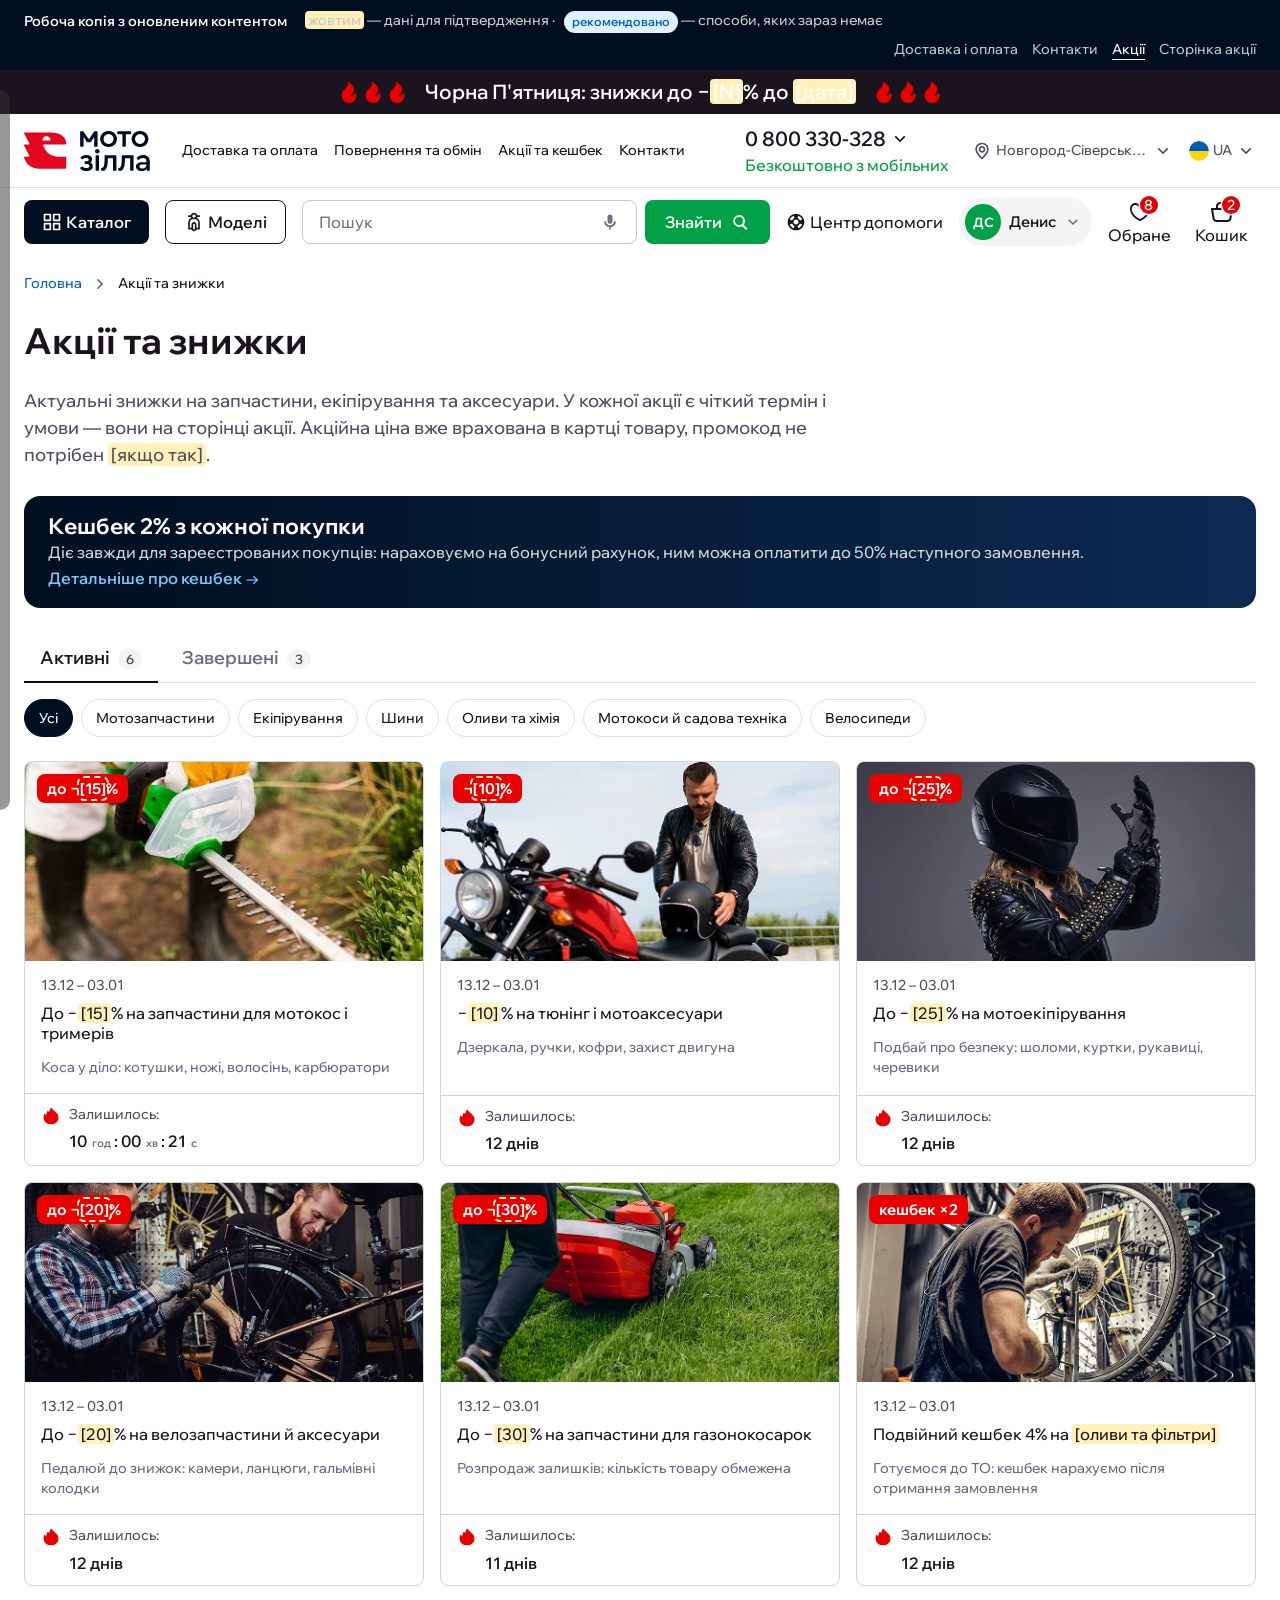
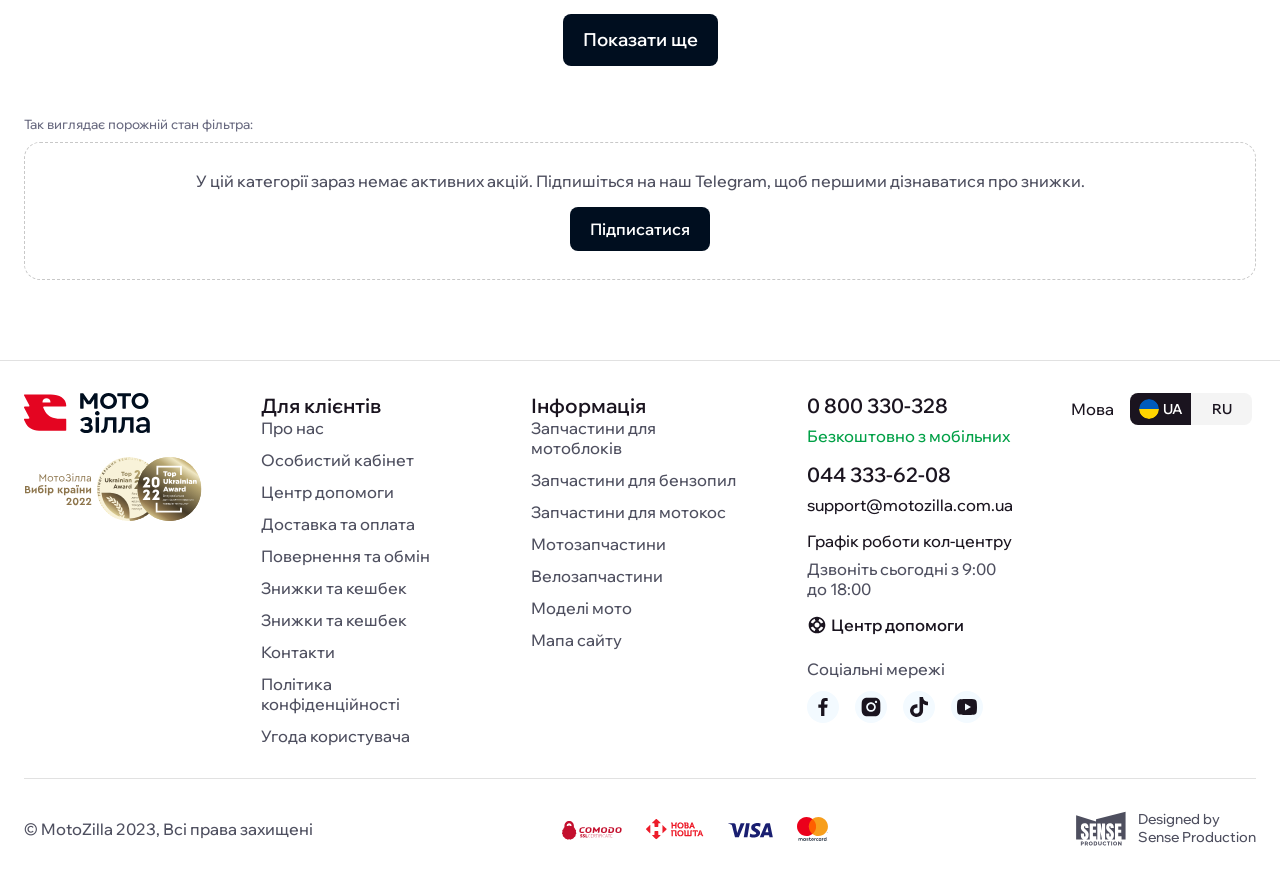
<file: sales.html>
<!doctype html>
<html lang="uk">
	<head>
		<meta charset="UTF-8">
		<meta name="viewport" content="width=device-width, initial-scale=1.0, maximum-scale=1.0, user-scalable=no">
		<link rel="preload" href="./assets/fonts/WixMadeforDisplay-SemiBold.woff2" as="font" type="font/woff2" crossorigin="anonymous">
		<link rel="preload" href="./assets/fonts/WixMadeforDisplay-Medium.woff2" as="font" type="font/woff2" crossorigin="anonymous">
		<link rel="preload" href="./assets/fonts/WixMadeforDisplay-Bold.woff2" as="font" type="font/woff2" crossorigin="anonymous">
		<link rel="shortcut icon" href="./assets/img/favicon.ico">
		<title>Акції та знижки на мотозапчастини і екіпірування — MotoZilla</title>
		<meta name="description" content="Актуальні акції MotoZilla ✅ Знижки на мотозапчастини, екіпірування, шини й оливи ✅ Кешбек 2% з кожної покупки. Терміни та умови кожної акції — на сайті.">
		<link rel="stylesheet" crossorigin="" href="./css/style.min.css?v=1790865809468">
		<link rel="stylesheet" crossorigin="" href="./css/spollers.min.css?v=1790865809468">
		<link rel="stylesheet" crossorigin="" href="./css/popup.min.css?v=1790865809468">
		<link rel="stylesheet" crossorigin="" href="./css/quantity.min.css?v=1790865809468">
		<link rel="stylesheet" crossorigin="" href="./css/header.min.css?v=1790865809468">
		<link rel="stylesheet" crossorigin="" href="./css/search.min.css?v=1790865809468">
		<link rel="stylesheet" crossorigin="" href="./css/account-menu.min.css?v=1790865809468">
		<link rel="stylesheet" crossorigin="" href="./css/tippy.min.css?v=1790865809468">
		<link rel="stylesheet" crossorigin="" href="./css/top-info.min.css?v=1790865809468">
		<link rel="stylesheet" crossorigin="" href="./css/menu.min.css?v=1790865809468">
		<link rel="stylesheet" crossorigin="" href="./css/menu-catalog.min.css?v=1790865809468">
		<link rel="stylesheet" crossorigin="" href="./css/mob-menu.min.css?v=1790865809468">
		<link rel="stylesheet" crossorigin="" href="./css/sales-block.min.css?v=1790865809468">
		<link rel="stylesheet" crossorigin="" href="./css/pagination.min.css?v=1790865809468">
		<link rel="stylesheet" crossorigin="" href="./css/footer.min.css?v=1790865809468">
		<link rel="stylesheet" crossorigin="" href="./css/fixed-menu.min.css?v=1790865809468">
			<link rel="stylesheet" href="./css/tabs.min.css">
		<link rel="stylesheet" href="./css/mz-content.css">
	</head>
	<body>
<div class="mz-review">
  <div class="mz-review__container">
    <span class="mz-review__label">Робоча копія з оновленим контентом</span>
    <span class="mz-review__hint"><mark class="mz-ph">жовтим</mark> — дані для підтвердження · <span class="mz-rec">рекомендовано</span> — способи, яких зараз немає</span>
    <nav class="mz-review__nav">
      <a href="delivery-and-payment.html" data-page="delivery">Доставка і оплата</a>
      <a href="contacts.html" data-page="contacts">Контакти</a>
      <a href="sales.html" data-page="sales" class="is-current">Акції</a>
      <a href="sale-page.html" data-page="sale">Сторінка акції</a>
    </nav>
  </div>
</div>

		<div class="wrapper">
			<div class="top-info" style="background-color: #1a141f; color: #fff;">
				<a href="#" class="top-info__link">
					<span class="top-info__icons">
						<svg width="24" height="24" viewbox="0 0 24 24" fill="none" xmlns="http://www.w3.org/2000/svg">
							<path d="M12.0003 23C10.4975 22.9999 9.02934 22.5483 7.78624 21.7037C6.54315 20.8592 5.58244 19.6606 5.02868 18.2635C4.47493 16.8664 4.35367 15.3352 4.68062 13.8683C5.00757 12.4015 5.76766 11.0667 6.86234 10.037C8.20434 8.774 11.5003 6.5 11.0003 1.5C17.0003 5.5 20.0003 9.5 14.0003 15.5C15.0003 15.5 16.5003 15.5 19.0003 13.03C19.2703 13.803 19.5003 14.634 19.5003 15.5C19.5003 17.4891 18.7102 19.3968 17.3036 20.8033C15.8971 22.2098 13.9895 23 12.0003 23Z" fill="#E80000"></path>
						</svg>
						<svg width="24" height="24" viewbox="0 0 24 24" fill="none" xmlns="http://www.w3.org/2000/svg">
							<path d="M12.0003 23C10.4975 22.9999 9.02934 22.5483 7.78624 21.7037C6.54315 20.8592 5.58244 19.6606 5.02868 18.2635C4.47493 16.8664 4.35367 15.3352 4.68062 13.8683C5.00757 12.4015 5.76766 11.0667 6.86234 10.037C8.20434 8.774 11.5003 6.5 11.0003 1.5C17.0003 5.5 20.0003 9.5 14.0003 15.5C15.0003 15.5 16.5003 15.5 19.0003 13.03C19.2703 13.803 19.5003 14.634 19.5003 15.5C19.5003 17.4891 18.7102 19.3968 17.3036 20.8033C15.8971 22.2098 13.9895 23 12.0003 23Z" fill="#E80000"></path>
						</svg>
						<svg width="24" height="24" viewbox="0 0 24 24" fill="none" xmlns="http://www.w3.org/2000/svg">
							<path d="M12.0003 23C10.4975 22.9999 9.02934 22.5483 7.78624 21.7037C6.54315 20.8592 5.58244 19.6606 5.02868 18.2635C4.47493 16.8664 4.35367 15.3352 4.68062 13.8683C5.00757 12.4015 5.76766 11.0667 6.86234 10.037C8.20434 8.774 11.5003 6.5 11.0003 1.5C17.0003 5.5 20.0003 9.5 14.0003 15.5C15.0003 15.5 16.5003 15.5 19.0003 13.03C19.2703 13.803 19.5003 14.634 19.5003 15.5C19.5003 17.4891 18.7102 19.3968 17.3036 20.8033C15.8971 22.2098 13.9895 23 12.0003 23Z" fill="#E80000"></path>
						</svg>
					</span>
					<span>Чорна П'ятниця: знижки до −<mark class="mz-ph">[N]</mark>% до <mark class="mz-ph">[дата]</mark></span>
					<span class="top-info__icons top-info__icons--last">
						<svg width="24" height="24" viewbox="0 0 24 24" fill="none" xmlns="http://www.w3.org/2000/svg">
							<path d="M12.0003 23C10.4975 22.9999 9.02934 22.5483 7.78624 21.7037C6.54315 20.8592 5.58244 19.6606 5.02868 18.2635C4.47493 16.8664 4.35367 15.3352 4.68062 13.8683C5.00757 12.4015 5.76766 11.0667 6.86234 10.037C8.20434 8.774 11.5003 6.5 11.0003 1.5C17.0003 5.5 20.0003 9.5 14.0003 15.5C15.0003 15.5 16.5003 15.5 19.0003 13.03C19.2703 13.803 19.5003 14.634 19.5003 15.5C19.5003 17.4891 18.7102 19.3968 17.3036 20.8033C15.8971 22.2098 13.9895 23 12.0003 23Z" fill="#E80000"></path>
						</svg>
						<svg width="24" height="24" viewbox="0 0 24 24" fill="none" xmlns="http://www.w3.org/2000/svg">
							<path d="M12.0003 23C10.4975 22.9999 9.02934 22.5483 7.78624 21.7037C6.54315 20.8592 5.58244 19.6606 5.02868 18.2635C4.47493 16.8664 4.35367 15.3352 4.68062 13.8683C5.00757 12.4015 5.76766 11.0667 6.86234 10.037C8.20434 8.774 11.5003 6.5 11.0003 1.5C17.0003 5.5 20.0003 9.5 14.0003 15.5C15.0003 15.5 16.5003 15.5 19.0003 13.03C19.2703 13.803 19.5003 14.634 19.5003 15.5C19.5003 17.4891 18.7102 19.3968 17.3036 20.8033C15.8971 22.2098 13.9895 23 12.0003 23Z" fill="#E80000"></path>
						</svg>
						<svg width="24" height="24" viewbox="0 0 24 24" fill="none" xmlns="http://www.w3.org/2000/svg">
							<path d="M12.0003 23C10.4975 22.9999 9.02934 22.5483 7.78624 21.7037C6.54315 20.8592 5.58244 19.6606 5.02868 18.2635C4.47493 16.8664 4.35367 15.3352 4.68062 13.8683C5.00757 12.4015 5.76766 11.0667 6.86234 10.037C8.20434 8.774 11.5003 6.5 11.0003 1.5C17.0003 5.5 20.0003 9.5 14.0003 15.5C15.0003 15.5 16.5003 15.5 19.0003 13.03C19.2703 13.803 19.5003 14.634 19.5003 15.5C19.5003 17.4891 18.7102 19.3968 17.3036 20.8033C15.8971 22.2098 13.9895 23 12.0003 23Z" fill="#E80000"></path>
						</svg>
					</span>
				</a>
			</div>
			<header class="header" data-sticky-parent="">
				<div class="header__top">
					<div class="header__container">
						<button type="button" class="header__burger" data-menu="menu" data-menu-click="">
							<svg width="24" height="24" viewbox="0 0 24 24" fill="none" xmlns="http://www.w3.org/2000/svg">
								<path d="M3 4H21V6H3V4ZM3 11H21V13H3V11ZM3 18H21V20H3V18Z" fill="currentColor"></path>
							</svg>
						</button>
						<a href="#" class="header__logo">
							<picture>
								<source srcset="./assets/img/Logo-MZ.svg" media="(max-width: 991.98px)">
								<img src="./assets/img/logo.svg" alt="logo">
							</picture>
						</a>
						<div class="header__menu menu">
							<nav class="menu__body">
								<ul class="menu__list">
									<li class="menu__item">
										<a href="delivery-and-payment.html" class="menu__link">Доставка та оплата</a>
									</li>
									<li class="menu__item">
										<a href="#" class="menu__link">Повернення та обмін</a>
									</li>
									<li class="menu__item">
										<a href="sales.html" class="menu__link">Акції та кешбек</a>
									</li>
									<li class="menu__item">
										<a href="contacts.html" class="menu__link">Контакти</a>
									</li>
								</ul>
							</nav>
							<div class="menu__phone phone-block" data-drop-block="">
								<div class="phone-block__top">
									<div class="phone-block__head">
										<a href="tel:0800330328" class="phone-block__phone">
											<span>0 800 330-328</span>
										</a>
										<button type="button" class="phone-block__arrow" data-drop-toggle="">
											<svg width="20" height="20" viewbox="0 0 20 20" fill="none" xmlns="http://www.w3.org/2000/svg">
												<path d="M15.3027 8.03027L9.99902 13.333L4.69531 8.03027L5.87402 6.85156L9.99902 10.9766L14.124 6.85156L15.3027 8.03027Z" fill="currentColor"></path>
											</svg>
										</button>
									</div>
									<div class="phone-block__info">Безкоштовно з мобільних</div>
								</div>
								<div class="phone-block__drop">
									<div class="phone-block__time">
										<span>Дзвоніть сьогодні</span>
										<span>з 9:00 до 18:00</span>
									</div>
									<div class="phone-block__contacts">
										<a href="tel:0443336208" class="phone-block__tel">044 333-62-08</a>
										<a href="mailto:support@motozilla.com.ua" class="phone-block__link">support@motozilla.com.ua</a>
									</div>
								</div>
							</div>
							<div class="menu__actions">
								<button data-fls-popup-link="popup-city" type="button" class="menu__city">
									<span class="menu__city-icon">
										<svg width="20" height="20" viewbox="0 0 20 20" fill="none" xmlns="http://www.w3.org/2000/svg">
											<path d="M10.0007 1.66663C8.23254 1.66663 6.53685 2.36901 5.28661 3.61925C4.03636 4.86949 3.33398 6.56518 3.33398 8.33329C3.33398 12.8333 9.20898 17.9166 9.45898 18.1333C9.60993 18.2624 9.80202 18.3333 10.0007 18.3333C10.1993 18.3333 10.3914 18.2624 10.5423 18.1333C10.834 17.9166 16.6673 12.8333 16.6673 8.33329C16.6673 6.56518 15.9649 4.86949 14.7147 3.61925C13.4645 2.36901 11.7688 1.66663 10.0007 1.66663ZM10.0007 16.375C8.22565 14.7083 5.00065 11.1166 5.00065 8.33329C5.00065 7.00721 5.52744 5.73544 6.46512 4.79776C7.4028 3.86008 8.67457 3.33329 10.0007 3.33329C11.3267 3.33329 12.5985 3.86008 13.5362 4.79776C14.4739 5.73544 15.0007 7.00721 15.0007 8.33329C15.0007 11.1166 11.7757 14.7166 10.0007 16.375ZM10.0007 4.99996C9.34138 4.99996 8.69691 5.19546 8.14875 5.56173C7.60059 5.928 7.17334 6.44859 6.92105 7.05768C6.66876 7.66677 6.60275 8.33699 6.73137 8.98359C6.85998 9.6302 7.17745 10.2241 7.64363 10.6903C8.1098 11.1565 8.70375 11.474 9.35035 11.6026C9.99695 11.7312 10.6672 11.6652 11.2763 11.4129C11.8853 11.1606 12.4059 10.7334 12.7722 10.1852C13.1385 9.63703 13.334 8.99256 13.334 8.33329C13.334 7.44924 12.9828 6.60139 12.3577 5.97627C11.7326 5.35115 10.8847 4.99996 10.0007 4.99996ZM10.0007 9.99996C9.67102 9.99996 9.34878 9.90221 9.0747 9.71908C8.80062 9.53594 8.587 9.27564 8.46085 8.9711C8.33471 8.66655 8.3017 8.33144 8.36601 8.00814C8.43032 7.68484 8.58905 7.38787 8.82214 7.15478C9.05523 6.92169 9.3522 6.76296 9.6755 6.69865C9.9988 6.63434 10.3339 6.66735 10.6385 6.79349C10.943 6.91964 11.2033 7.13326 11.3864 7.40734C11.5696 7.68142 11.6673 8.00366 11.6673 8.33329C11.6673 8.77532 11.4917 9.19924 11.1792 9.5118C10.8666 9.82436 10.4427 9.99996 10.0007 9.99996Z" fill="currentColor"></path>
										</svg>
									</span>
									<span class="menu__city-name">Новгород-Сіверський</span>
									<span class="menu__city-arrow">
										<svg width="20" height="20" viewbox="0 0 20 20" fill="none" xmlns="http://www.w3.org/2000/svg">
											<path d="M15.3027 8.03027L9.99902 13.333L4.69531 8.03027L5.87402 6.85156L9.99902 10.9766L14.124 6.85156L15.3027 8.03027Z" fill="currentColor"></path>
										</svg>
									</span>
								</button>
								<div class="menu__lang lang-drop" data-drop-block="">
									<button type="button" class="lang-drop__current" data-drop-toggle="">
										<span class="lang-drop__current-icon">
											<img src="./assets/img/icons/ua.svg" alt="Image" loading="lazy">
										</span>
										<span class="lang-drop__current-text">UA</span>
										<span class="lang-drop__current-arrow">
											<svg width="20" height="20" viewbox="0 0 20 20" fill="none" xmlns="http://www.w3.org/2000/svg">
												<path d="M15.3027 8.03027L9.99902 13.333L4.69531 8.03027L5.87402 6.85156L9.99902 10.9766L14.124 6.85156L15.3027 8.03027Z" fill="currentColor"></path>
											</svg>
										</span>
									</button>
									<div class="lang-drop__list">
										<span class="lang-drop__link">UA</span>
										<a href="#" class="lang-drop__link">RU</a>
									</div>
								</div>
							</div>
						</div>
						<button data-fls-popup-link="popup-help" type="button" class="header__communication">
							<svg width="24" height="24" viewbox="0 0 24 24" fill="none" xmlns="http://www.w3.org/2000/svg">
								<path d="M9.366 10.682C10.3043 12.3305 11.6695 13.6957 13.318 14.634L14.202 13.396C14.3442 13.1969 14.5544 13.0569 14.7928 13.0023C15.0313 12.9478 15.2814 12.9825 15.496 13.1C16.9103 13.8729 18.4722 14.3378 20.079 14.464C20.3298 14.4839 20.5638 14.5975 20.7345 14.7823C20.9052 14.9671 21 15.2094 21 15.461V19.923C21.0001 20.1706 20.9083 20.4094 20.7424 20.5932C20.5765 20.777 20.3483 20.8927 20.102 20.918C19.572 20.973 19.038 21 18.5 21C9.94 21 3 14.06 3 5.5C3 4.962 3.027 4.428 3.082 3.898C3.10725 3.6517 3.22298 3.42352 3.40679 3.25763C3.5906 3.09175 3.82941 2.99995 4.077 3H8.539C8.79056 2.99997 9.0329 3.09475 9.21768 3.26545C9.40247 3.43615 9.51613 3.67022 9.536 3.921C9.66222 5.52779 10.1271 7.08968 10.9 8.504C11.0175 8.71856 11.0522 8.96874 10.9977 9.2072C10.9431 9.44565 10.8031 9.65584 10.604 9.798L9.366 10.682V10.682ZM6.844 10.025L8.744 8.668C8.20478 7.50409 7.83535 6.26884 7.647 5H5.01C5.004 5.166 5.001 5.333 5.001 5.5C5 12.956 11.044 19 18.5 19C18.667 19 18.834 18.997 19 18.99V16.353C17.7312 16.1646 16.4959 15.7952 15.332 15.256L13.975 17.156C13.4287 16.9437 12.898 16.6931 12.387 16.406L12.329 16.373C10.3676 15.2567 8.74328 13.6324 7.627 11.671L7.594 11.613C7.30691 11.102 7.05628 10.5713 6.844 10.025V10.025Z" fill="currentColor"></path>
							</svg>
						</button>
					</div>
				</div>
				<div class="header__body" data-sticky-block="" data-sticky-class="header-sticky" data-header-offset="">
					<div class="header__container">
						<div class="header__btns">
							<button type="button" class="header__catalog" data-menu="catalog" data-menu-click="">
								<svg width="20" height="20" viewbox="0 0 20 20" fill="none" xmlns="http://www.w3.org/2000/svg">
									<path fill-rule="evenodd" clip-rule="evenodd" d="M2.49935 1.66663C2.03911 1.66663 1.66602 2.03972 1.66602 2.49996V8.33329C1.66602 8.79353 2.03911 9.16663 2.49935 9.16663H8.33268C8.79292 9.16663 9.16602 8.79353 9.16602 8.33329V2.49996C9.16602 2.03972 8.79292 1.66663 8.33268 1.66663H2.49935ZM3.33268 7.49996V3.33329H7.49935V7.49996H3.33268ZM11.666 1.66663C11.2058 1.66663 10.8327 2.03972 10.8327 2.49996V8.33329C10.8327 8.79353 11.2058 9.16663 11.666 9.16663H17.4993C17.9596 9.16663 18.3327 8.79353 18.3327 8.33329V2.49996C18.3327 2.03972 17.9596 1.66663 17.4993 1.66663H11.666ZM12.4993 7.49996V3.33329H16.666V7.49996H12.4993ZM10.8327 11.6666C10.8327 11.2064 11.2058 10.8333 11.666 10.8333H17.4993C17.9596 10.8333 18.3327 11.2064 18.3327 11.6666V17.5C18.3327 17.9602 17.9596 18.3333 17.4993 18.3333H11.666C11.2058 18.3333 10.8327 17.9602 10.8327 17.5V11.6666ZM12.4993 12.5V16.6666H16.666V12.5H12.4993ZM2.49935 10.8333C2.03911 10.8333 1.66602 11.2064 1.66602 11.6666V17.5C1.66602 17.9602 2.03911 18.3333 2.49935 18.3333H8.33268C8.79292 18.3333 9.16602 17.9602 9.16602 17.5V11.6666C9.16602 11.2064 8.79292 10.8333 8.33268 10.8333H2.49935ZM3.33268 16.6666V12.5H7.49935V16.6666H3.33268Z" fill="currentColor"></path>
								</svg>
								<span>Каталог</span>
							</button>
							<button type="button" class="header__models" data-menu="models" data-menu-click="">
								<svg width="20" height="20" viewbox="0 0 20 20" fill="none" xmlns="http://www.w3.org/2000/svg">
									<path d="M12.916 5.78087C13.8031 6.29272 14.5397 7.02917 15.0517 7.91612C15.5637 8.80307 15.8331 9.80924 15.8327 10.8334V17.5H12.3577C12.1855 17.988 11.8662 18.4105 11.4438 18.7094C11.0215 19.0082 10.5168 19.1687 9.99935 19.1687C9.48192 19.1687 8.97723 19.0082 8.55485 18.7094C8.13247 18.4105 7.81318 17.988 7.64102 17.5H4.16602V10.8334C4.16564 9.80924 4.43501 8.80307 4.94703 7.91612C5.45904 7.02917 6.19563 6.29272 7.08268 5.78087C6.94575 5.53493 6.84074 5.27254 6.77018 5.00004H4.16602V3.33337H6.77102C6.95638 2.61817 7.37399 1.98477 7.9583 1.5326C8.5426 1.08043 9.26052 0.835083 9.99935 0.835083C10.7382 0.835083 11.4561 1.08043 12.0404 1.5326C12.6247 1.98477 13.0423 2.61817 13.2277 3.33337H15.8327V5.00004H13.2277C13.1568 5.27504 13.051 5.53754 12.9169 5.78087H12.916ZM11.7052 7.03087C11.206 7.3292 10.6227 7.50004 9.99935 7.50004C9.39875 7.50094 8.80918 7.33879 8.29352 7.03087C7.56039 7.35996 6.93804 7.89399 6.50144 8.56863C6.06483 9.24328 5.83259 10.0298 5.83268 10.8334V15.8334H7.49935V12.5C7.49935 11.837 7.76274 11.2011 8.23158 10.7323C8.70042 10.2634 9.33631 10 9.99935 10C10.6624 10 11.2983 10.2634 11.7671 10.7323C12.236 11.2011 12.4993 11.837 12.4993 12.5V15.8334H14.166V10.8334C14.1661 10.0298 13.9339 9.24328 13.4973 8.56863C13.0607 7.89399 12.4383 7.35996 11.7052 7.03087ZM9.99935 11.6667C9.77834 11.6667 9.56637 11.7545 9.41009 11.9108C9.25381 12.0671 9.16602 12.279 9.16602 12.5V16.6667C9.16602 16.8877 9.25381 17.0997 9.41009 17.256C9.56637 17.4122 9.77834 17.5 9.99935 17.5C10.2204 17.5 10.4323 17.4122 10.5886 17.256C10.7449 17.0997 10.8327 16.8877 10.8327 16.6667V12.5C10.8327 12.279 10.7449 12.0671 10.5886 11.9108C10.4323 11.7545 10.2204 11.6667 9.99935 11.6667ZM9.99935 5.83337C10.4414 5.83337 10.8653 5.65778 11.1779 5.34521C11.4904 5.03265 11.666 4.60873 11.666 4.1667C11.666 3.72468 11.4904 3.30075 11.1779 2.98819C10.8653 2.67563 10.4414 2.50004 9.99935 2.50004C9.55732 2.50004 9.1334 2.67563 8.82084 2.98819C8.50828 3.30075 8.33268 3.72468 8.33268 4.1667C8.33268 4.60873 8.50828 5.03265 8.82084 5.34521C9.1334 5.65778 9.55732 5.83337 9.99935 5.83337Z" fill="currentColor"></path>
								</svg>
								<span>Моделі</span>
							</button>
						</div>
						<div class="header__search">
							<input autocomplete="off" type="text" name="search" placeholder="Пошук" class="header__search-input">
						</div>
						<a href="#" class="header__help">
							<svg width="20" height="20" viewbox="0 0 20 20" fill="none" xmlns="http://www.w3.org/2000/svg">
								<path d="M9.99935 1.66663C5.39935 1.66663 1.66602 5.39996 1.66602 9.99996C1.66602 14.6 5.39935 18.3333 9.99935 18.3333C14.5993 18.3333 18.3327 14.6 18.3327 9.99996C18.3327 5.39996 14.5993 1.66663 9.99935 1.66663ZM16.216 7.59996L13.8993 8.55829C13.6906 7.99673 13.3628 7.48699 12.9385 7.06408C12.5141 6.64117 12.0033 6.31511 11.441 6.10829L12.3993 3.79163C14.1493 4.45829 15.541 5.84996 16.216 7.59996ZM9.99935 12.5C8.61602 12.5 7.49935 11.3833 7.49935 9.99996C7.49935 8.61663 8.61602 7.49996 9.99935 7.49996C11.3827 7.49996 12.4993 8.61663 12.4993 9.99996C12.4993 11.3833 11.3827 12.5 9.99935 12.5ZM7.60768 3.78329L8.58268 6.09996C8.01378 6.30728 7.4969 6.63611 7.06802 7.06355C6.63915 7.49098 6.30858 8.00675 6.09935 8.57496L3.78268 7.60829C4.11684 6.73842 4.62999 5.94844 5.28891 5.28952C5.94783 4.6306 6.73781 4.11745 7.60768 3.78329ZM3.78268 12.3916L6.09935 11.4333C6.30713 12 6.63632 12.5144 7.06386 12.9405C7.49139 13.3666 8.00693 13.6941 8.57435 13.9L7.59935 16.2166C6.73133 15.8809 5.94325 15.3672 5.28589 14.7084C4.62853 14.0496 4.11647 13.2604 3.78268 12.3916ZM12.3993 16.2166L11.441 13.9C12.0059 13.6907 12.5184 13.3608 12.943 12.9334C13.3675 12.506 13.6939 11.9913 13.8993 11.425L16.216 12.4C15.8808 13.2669 15.3681 14.0542 14.7108 14.7114C14.0536 15.3687 13.2663 15.8814 12.3993 16.2166Z" fill="currentColor"></path>
							</svg>
							<span>Центр допомоги</span>
						</a>
						<div class="header__actions">
							<div class="header__user" data-account="">
								<button type="button" class="header__user-btn" data-account-toggle="" aria-haspopup="true" aria-expanded="false">
									<span class="header__user-avatar">ДС</span>
									<span class="header__user-name">Денис</span>
									<svg class="header__user-arrow" viewbox="0 0 20 20" width="18" height="18" fill="none" xmlns="http://www.w3.org/2000/svg">
										<path d="M10 11.0L14.1 6.9l1.2 1.2L10 13.3 4.7 8.1l1.2-1.2L10 11z" fill="currentColor"></path>
									</svg>
								</button>
								<div class="account-drop" data-top-position="">
									<div class="account-drop__head">
										<span class="account-drop__avatar">ДС</span>
										<span class="account-drop__id">
											<span class="account-drop__name">Денис Соколов</span>
											<span class="account-drop__phone">+38 (097) 123 45 67</span>
										</span>
									</div>
									<a class="account-drop__bonus" href="#">
										<span>Бонусний рахунок</span>
										<b>1 250 ₴</b>
									</a>
									<nav class="account-drop__menu">
										<a class="account-drop__link" href="/account.html">
											<span class="account-drop__icon">
												<svg viewbox="0 0 24 24" width="20" height="20" fill="none" xmlns="http://www.w3.org/2000/svg">
													<path d="M12 12a5 5 0 100-10 5 5 0 000 10zm0 2c-5 0-9 2.7-9 6v2h18v-2c0-3.3-4-6-9-6z" fill="currentColor"></path>
												</svg>
											</span>
											<span>Особистий кабінет</span>
										</a>
										<a class="account-drop__link" href="/account.html">
											<span class="account-drop__icon">
												<svg viewbox="0 0 24 24" width="20" height="20" fill="none" xmlns="http://www.w3.org/2000/svg">
													<path d="M7 4h10l3 5v11a1 1 0 01-1 1H5a1 1 0 01-1-1V9l3-5zm.5 2L6 8.5h12L16.5 6h-9zM6 10.5V19h12v-8.5H6z" fill="currentColor"></path>
												</svg>
											</span>
											<span>Мої замовлення</span>
										</a>
										<a class="account-drop__link" href="#">
											<span class="account-drop__icon">
												<svg viewbox="0 0 24 24" width="20" height="20" fill="none" xmlns="http://www.w3.org/2000/svg">
													<path d="M12 21s-7-4.5-9.5-9C1 9 2.5 5 6.5 5 9 5 11 7 12 8.5 13 7 15 5 17.5 5c4 0 5.5 4 4 7-2.5 4.5-9.5 9-9.5 9z" stroke="currentColor" stroke-width="1.8" fill="none"></path>
												</svg>
											</span>
											<span>Обране</span>
											<span class="account-drop__count">8</span>
										</a>
										<a class="account-drop__link" href="#">
											<span class="account-drop__icon">
												<svg viewbox="0 0 24 24" width="20" height="20" fill="none" xmlns="http://www.w3.org/2000/svg">
													<path d="M3 7h18v10H3V7zm2 2v6h14V9H5zm2 2h4v2H7v-2z" fill="currentColor"></path>
												</svg>
											</span>
											<span>Бонусний рахунок</span>
										</a>
										<a class="account-drop__link" href="#">
											<span class="account-drop__icon">
												<svg viewbox="0 0 24 24" width="20" height="20" fill="none" xmlns="http://www.w3.org/2000/svg">
													<path d="M12 8a4 4 0 100 8 4 4 0 000-8zm9 4l-2.1-1.6.3-2.6-2.6-.3L15 5l-2.4 1-2.4-1-1.6 2.5-2.6.3.3 2.6L4 12l2.1 1.6-.3 2.6 2.6.3L10 19l2.4-1 2.4 1 1.6-2.5 2.6-.3-.3-2.6L21 12z" fill="currentColor"></path>
												</svg>
											</span>
											<span>Налаштування</span>
										</a>
									</nav>
									<button type="button" class="account-drop__logout" data-account-logout="">
										<svg viewbox="0 0 24 24" width="20" height="20" fill="none" xmlns="http://www.w3.org/2000/svg">
											<path d="M16 17l5-5-5-5-1.4 1.4L17.2 11H9v2h8.2l-2.6 2.6L16 17zM4 4h8V2H4a2 2 0 00-2 2v16a2 2 0 002 2h8v-2H4V4z" fill="currentColor"></path>
										</svg>
										<span>Вийти</span>
									</button>
								</div>
							</div>
							<button data-fls-popup-link="popup-login" type="button" class="header__action">
								<span class="header__action-icon">
									<svg width="24" height="24" viewbox="0 0 24 24" fill="none" xmlns="http://www.w3.org/2000/svg">
										<path d="M15.6563 12.2588C16.2565 11.7155 16.738 11.0434 17.068 10.2883C17.398 9.53313 17.5688 8.7126 17.5688 7.88235C17.5688 6.32226 16.9761 4.82606 15.9212 3.7229C14.8663 2.61975 13.4356 2 11.9438 2C10.4519 2 9.02117 2.61975 7.96627 3.7229C6.91138 4.82606 6.31875 6.32226 6.31875 7.88235C6.3257 8.71716 6.50524 9.54051 6.84506 10.2959C7.18489 11.0514 7.67695 11.721 8.2875 12.2588C6.71266 13.0046 5.37652 14.2089 4.43885 15.7277C3.50118 17.2465 3.00166 19.0157 3 20.8235C3 21.1355 3.11853 21.4348 3.3295 21.6554C3.54048 21.8761 3.82663 22 4.125 22C4.42337 22 4.70952 21.8761 4.9205 21.6554C5.13147 21.4348 5.25 21.1355 5.25 20.8235C5.25 18.9514 5.96116 17.156 7.22703 15.8322C8.4929 14.5084 10.2098 13.7647 12 13.7647C13.7902 13.7647 15.5071 14.5084 16.773 15.8322C18.0388 17.156 18.75 18.9514 18.75 20.8235C18.75 21.1355 18.8685 21.4348 19.0795 21.6554C19.2905 21.8761 19.5766 22 19.875 22C20.1734 22 20.4595 21.8761 20.6705 21.6554C20.8815 21.4348 21 21.1355 21 20.8235C20.9935 19.0092 20.4856 17.2355 19.5375 15.716C18.5895 14.1965 17.2416 12.9959 15.6563 12.2588ZM11.9438 11.4118C11.2762 11.4118 10.6237 11.2048 10.0687 10.817C9.51368 10.4291 9.0811 9.87792 8.82566 9.233C8.57021 8.58809 8.50337 7.87844 8.6336 7.1938C8.76382 6.50916 9.08526 5.88028 9.55726 5.38668C10.0293 4.89309 10.6306 4.55694 11.2853 4.42076C11.94 4.28457 12.6186 4.35447 13.2353 4.6216C13.852 4.88873 14.3791 5.34111 14.75 5.92152C15.1208 6.50193 15.3188 7.1843 15.3188 7.88235C15.3188 8.81841 14.9632 9.71613 14.3302 10.378C13.6973 11.0399 12.8389 11.4118 11.9438 11.4118Z" fill="currentColor"></path>
									</svg>
								</span>
								<span class="header__action-text">Увійти</span>
							</button>
							<button data-fls-popup-link="popup-fav-empty" type="button" class="header__action">
								<span class="header__action-icon">
									<svg width="24" height="24" viewbox="0 0 24 24" fill="none" xmlns="http://www.w3.org/2000/svg">
										<path d="M16.5459 3C17.9924 3.00012 19.3795 3.59915 20.4023 4.66504C21.4252 5.73103 22 7.17705 22 8.68457C21.9999 12.8983 19.4723 15.9835 17.1133 17.9492C15.7765 19.055 14.3181 19.9908 12.7686 20.7363C12.2749 20.9722 12.1027 21 12 21C11.7128 20.9811 11.4912 20.8604 11.2295 20.7363C9.67922 19.9913 8.21974 19.0556 6.88281 17.9492C4.52472 15.9835 2.00014 12.8992 2 8.68457C2 7.17705 2.57477 5.73103 3.59766 4.66504C4.62048 3.59915 6.00763 3.00012 7.4541 3C8.34232 3.00241 9.21771 3.22458 10.0078 3.64746C10.7978 4.07031 11.4807 4.68179 12 5.43262C12.5193 4.68179 13.2022 4.07031 13.9922 3.64746C14.7823 3.22458 15.6577 3.00241 16.5459 3ZM16.5459 4.89453C14.7668 4.89453 13.2252 6.21771 12.8906 7.92676C12.8488 8.14073 12.7374 8.33349 12.5752 8.47168C12.4129 8.60984 12.2096 8.68555 12 8.68555C11.7904 8.68555 11.5871 8.60984 11.4248 8.47168C11.2626 8.33349 11.1512 8.14073 11.1094 7.92676C10.7748 6.21771 9.23319 4.89453 7.4541 4.89453C6.48984 4.89465 5.56466 5.29433 4.88281 6.00488C4.20107 6.71551 3.81836 7.6797 3.81836 8.68457C3.8185 12.0494 5.83506 14.649 8.01953 16.4717C9.24394 17.4836 10.5803 18.3389 12 19.0195C13.4189 18.3382 14.7553 17.4832 15.9795 16.4717C18.1639 14.6471 20.1815 12.0484 20.1816 8.68457C20.1816 7.6797 19.7989 6.71551 19.1172 6.00488C18.4353 5.29433 17.5102 4.89465 16.5459 4.89453Z" fill="currentColor"></path>
									</svg>
									<span class="header__action-count">8</span>
								</span>
								<span class="header__action-text">Обране</span>
							</button>
							<button data-fls-popup-link="popup-cart" type="button" class="header__action">
								<span class="header__action-icon">
									<svg width="24" height="24" viewbox="0 0 24 24" fill="none" xmlns="http://www.w3.org/2000/svg">
										<path d="M5.99984 6C5.99984 4.93913 6.42126 3.92172 7.17141 3.17157C7.92156 2.42143 8.93897 2 9.99984 2H13.9998C15.0607 2 16.0781 2.42143 16.8283 3.17157C17.5784 3.92172 17.9998 4.93913 17.9998 6V8H21.9998C22.145 8.00007 22.2884 8.03174 22.4201 8.09281C22.5518 8.15388 22.6686 8.24288 22.7624 8.35365C22.8562 8.46441 22.9248 8.59427 22.9634 8.73421C23.002 8.87415 23.0096 9.02081 22.9858 9.164L21.4038 18.658C21.2481 19.5916 20.7664 20.4398 20.0442 21.0517C19.3221 21.6636 18.4064 21.9996 17.4598 22H6.53984C5.59313 21.9999 4.67716 21.664 3.95481 21.052C3.23246 20.4401 2.75057 19.5918 2.59484 18.658L1.01384 9.164C0.990031 9.02081 0.997685 8.87415 1.03627 8.73421C1.07485 8.59427 1.14344 8.46441 1.23726 8.35365C1.33108 8.24288 1.4479 8.15388 1.57959 8.09281C1.71127 8.03174 1.85468 8.00007 1.99984 8H5.99984V6ZM7.99984 8H12.9998C13.2651 8 13.5194 8.10536 13.7069 8.29289C13.8945 8.48043 13.9998 8.73478 13.9998 9C13.9998 9.26522 13.8945 9.51957 13.7069 9.70711C13.5194 9.89464 13.2651 10 12.9998 10H3.17984L4.56884 18.329C4.64666 18.7957 4.88739 19.2196 5.24825 19.5255C5.60911 19.8315 6.06674 19.9996 6.53984 20H17.4598C17.9331 19.9998 18.391 19.8318 18.752 19.5259C19.1131 19.2199 19.354 18.7958 19.4318 18.329L20.8198 10H16.9998C16.7346 10 16.4803 9.89464 16.2927 9.70711C16.1052 9.51957 15.9998 9.26522 15.9998 9V6C15.9998 5.46957 15.7891 4.96086 15.4141 4.58579C15.039 4.21071 14.5303 4 13.9998 4H9.99984C9.4694 4 8.9607 4.21071 8.58562 4.58579C8.21055 4.96086 7.99984 5.46957 7.99984 6V8Z" fill="currentColor"></path>
									</svg>
									<span class="header__action-count">2</span>
								</span>
								<span class="header__action-text">Кошик</span>
							</button>
						</div>
					</div>
					<div class="menu-catalog" data-submenu-root="" data-menu-target="catalog" data-top-position="">
						<nav class="menu-catalog__container">
							<div class="menu-catalog__inner">
								<!-- Основні категорії -->
								<div class="menu-catalog__block">
									<div class="menu-catalog__head">
										<button type="button" class="menu-catalog__back" data-menu="menu" data-menu-click="">
											<svg width="24" height="24" viewbox="0 0 24 24" fill="none" xmlns="http://www.w3.org/2000/svg">
												<path d="M10.828 12L15.778 16.95L14.364 18.364L8 12L14.364 5.63599L15.778 7.04999L10.828 12Z" fill="currentColor"></path>
											</svg>
										</button>
										<div class="menu-catalog__title">Каталог товарів</div>
										<button type="button" class="menu-catalog__close" data-menu-close="">
											<svg width="24" height="24" viewbox="0 0 24 24" fill="none" xmlns="http://www.w3.org/2000/svg">
												<path d="M12.0007 10.586L16.9507 5.63599L18.3647 7.04999L13.4147 12L18.3647 16.95L16.9507 18.364L12.0007 13.414L7.05072 18.364L5.63672 16.95L10.5867 12L5.63672 7.04999L7.05072 5.63599L12.0007 10.586Z" fill="currentColor"></path>
											</svg>
										</button>
									</div>
									<ul class="menu-catalog__list">
										<li class="menu-catalog__item">
											<a href="#" class="menu-catalog__link" data-submenu-id="cat1">
												<span class="menu-catalog__link-icon">
													<img alt="Image" loading="lazy" src="./assets/img/menu-icons/image-1.webp">
												</span>
												<span>Мотозапчастини</span>
											</a>
										</li>
										<li class="menu-catalog__item">
											<a href="#" class="menu-catalog__link" data-submenu-id="cat2">
												<span class="menu-catalog__link-icon">
													<img alt="Image" loading="lazy" src="./assets/img/menu-icons/image-2.webp">
												</span>
												<span>Велозапчастини</span>
											</a>
										</li>
										<li class="menu-catalog__item">
											<a href="#" class="menu-catalog__link" data-submenu-id="cat3">
												<span class="menu-catalog__link-icon">
													<img alt="Image" loading="lazy" src="./assets/img/menu-icons/image-3.webp">
												</span>
												<span>Аксесуари та тюнінг</span>
											</a>
										</li>
										<li class="menu-catalog__item">
											<a href="#" class="menu-catalog__link" data-submenu-id="cat4">
												<span class="menu-catalog__link-icon">
													<img alt="Image" loading="lazy" src="./assets/img/menu-icons/image-4.webp">
												</span>
												<span>Мотоколеса та гума</span>
											</a>
										</li>
										<li class="menu-catalog__item">
											<a href="#" class="menu-catalog__link" data-submenu-id="cat5">
												<span class="menu-catalog__link-icon">
													<img alt="Image" loading="lazy" src="./assets/img/menu-icons/image-5.webp">
												</span>
												<span>Оливи та хімія</span>
											</a>
										</li>
										<li class="menu-catalog__item">
											<a href="#" class="menu-catalog__link" data-submenu-id="cat6">
												<span class="menu-catalog__link-icon">
													<img alt="Image" loading="lazy" src="./assets/img/menu-icons/image-6.webp">
												</span>
												<span>Мотоекіпірування</span>
											</a>
										</li>
										<li class="menu-catalog__item">
											<a href="#" class="menu-catalog__link" data-submenu-id="cat7">
												<span class="menu-catalog__link-icon">
													<img alt="Image" loading="lazy" src="./assets/img/menu-icons/image-7.webp">
												</span>
												<span>Інструменти</span>
											</a>
										</li>
										<li class="menu-catalog__item">
											<a href="#" class="menu-catalog__link" data-submenu-id="cat8">
												<span class="menu-catalog__link-icon">
													<img alt="Image" loading="lazy" src="./assets/img/menu-icons/image-8.webp">
												</span>
												<span>Запчастини для Бензоінструменту</span>
											</a>
										</li>
										<li class="menu-catalog__item">
											<a href="#" class="menu-catalog__link" data-submenu-id="cat9">
												<span class="menu-catalog__link-icon">
													<img alt="Image" loading="lazy" src="./assets/img/menu-icons/image-9.webp">
												</span>
												<span>Запчастини для Бензогенератора</span>
											</a>
										</li>
										<li class="menu-catalog__item">
											<a href="#" class="menu-catalog__link" data-submenu-id="cat10">
												<span class="menu-catalog__link-icon">
													<img alt="Image" loading="lazy" src="./assets/img/menu-icons/image-10.webp">
												</span>
												<span>Запчастини для Мінітракторів</span>
											</a>
										</li>
										<li class="menu-catalog__item">
											<a href="#" class="menu-catalog__link" data-submenu-id="cat11">
												<span class="menu-catalog__link-icon">
													<img alt="Image" loading="lazy" src="./assets/img/menu-icons/image-11.webp">
												</span>
												<span>Запчастини для Мотоблоків</span>
											</a>
										</li>
									</ul>
								</div>
								<!-- Підкатегорії першого рівня -->
								<div class="menu-catalog__level" data-submenu-level="">
									<div class="menu-catalog__head">
										<button type="button" class="menu-catalog__back" data-submenu-back="">
											<svg width="24" height="24" viewbox="0 0 24 24" fill="none" xmlns="http://www.w3.org/2000/svg">
												<path d="M10.828 12L15.778 16.95L14.364 18.364L8 12L14.364 5.63599L15.778 7.04999L10.828 12Z" fill="currentColor"></path>
											</svg>
										</button>
										<!-- В заголовок підставляється текст з линки на яку навелися через js -->
										<div class="menu-catalog__title" data-submenu-title="">Мотозапчастини</div>
										<button type="button" class="menu-catalog__close" data-submenu-close="">
											<svg width="24" height="24" viewbox="0 0 24 24" fill="none" xmlns="http://www.w3.org/2000/svg">
												<path d="M12.0007 10.586L16.9507 5.63599L18.3647 7.04999L13.4147 12L18.3647 16.95L16.9507 18.364L12.0007 13.414L7.05072 18.364L5.63672 16.95L10.5867 12L5.63672 7.04999L7.05072 5.63599L12.0007 10.586Z" fill="currentColor"></path>
											</svg>
										</button>
									</div>
									<div class="menu-catalog__block" data-submenu-panel="cat1">
										<ul class="menu-catalog__list">
											<li class="menu-catalog__item">
												<a href="#" class="menu-catalog__link menu-catalog__link--all">
													<span class="menu-catalog__link-icon">
														<img alt="Image" loading="lazy" src="./assets/img/menu-icons/image-1.webp">
													</span>
													<span>Всі мотозапчастини</span>
												</a>
											</li>
											<li class="menu-catalog__item">
												<a href="#" class="menu-catalog__link" data-submenu-id="cat1-1">
													<span class="menu-catalog__link-icon">
														<img alt="Image" loading="lazy" src="./assets/img/menu-icons/image-12.webp">
													</span>
													<span>Запчастини двигуна</span>
												</a>
											</li>
											<li class="menu-catalog__item">
												<a href="#" class="menu-catalog__link">
													<span class="menu-catalog__link-icon">
														<img alt="Image" loading="lazy" src="./assets/img/menu-icons/image-13.webp">
													</span>
													<span>Електрика та запалювання</span>
												</a>
											</li>
											<li class="menu-catalog__item">
												<a href="#" class="menu-catalog__link">
													<span class="menu-catalog__link-icon">
														<img alt="Image" loading="lazy" src="./assets/img/menu-icons/image-14.webp">
													</span>
													<span>Лампи та світло</span>
												</a>
											</li>
											<li class="menu-catalog__item">
												<a href="#" class="menu-catalog__link">
													<span class="menu-catalog__link-icon">
														<img alt="Image" loading="lazy" src="./assets/img/menu-icons/image-15.webp">
													</span>
													<span>Варіатори та редуктори</span>
												</a>
											</li>
											<li class="menu-catalog__item">
												<a href="#" class="menu-catalog__link">
													<span class="menu-catalog__link-icon">
														<img alt="Image" loading="lazy" src="./assets/img/menu-icons/image-16.webp">
													</span>
													<span>Фільтри</span>
												</a>
											</li>
											<li class="menu-catalog__item">
												<a href="#" class="menu-catalog__link">
													<span class="menu-catalog__link-icon">
														<img alt="Image" loading="lazy" src="./assets/img/menu-icons/image-17.webp">
													</span>
													<span>Пластик навісний та крила</span>
												</a>
											</li>
											<li class="menu-catalog__item">
												<a href="#" class="menu-catalog__link">
													<span class="menu-catalog__link-icon">
														<img alt="Image" loading="lazy" src="./assets/img/menu-icons/image-18.webp">
													</span>
													<span>Паливна система</span>
												</a>
											</li>
											<li class="menu-catalog__item">
												<a href="#" class="menu-catalog__link">
													<span class="menu-catalog__link-icon">
														<img alt="Image" loading="lazy" src="./assets/img/menu-icons/image-19.webp">
													</span>
													<span>Амортизатори та підвіска</span>
												</a>
											</li>
											<li class="menu-catalog__item">
												<a href="#" class="menu-catalog__link">
													<span class="menu-catalog__link-icon">
														<img alt="Image" loading="lazy" src="./assets/img/menu-icons/image-20.webp">
													</span>
													<span>Привід та ходова</span>
												</a>
											</li>
											<li class="menu-catalog__item">
												<a href="#" class="menu-catalog__link">
													<span class="menu-catalog__link-icon">
														<img alt="Image" loading="lazy" src="./assets/img/menu-icons/image-21.webp">
													</span>
													<span>Кермо та керування</span>
												</a>
											</li>
											<li class="menu-catalog__item">
												<a href="#" class="menu-catalog__link">
													<span class="menu-catalog__link-icon">
														<img alt="Image" loading="lazy" src="./assets/img/menu-icons/image-22.webp">
													</span>
													<span>Рама, кронштейни та маятники</span>
												</a>
											</li>
										</ul>
									</div>
									<div class="menu-catalog__block" data-submenu-panel="cat2">
										<ul class="menu-catalog__list">
											<li class="menu-catalog__item">
												<a href="#" class="menu-catalog__link menu-catalog__link--all">
													<span class="menu-catalog__link-icon">
														<img alt="Image" loading="lazy" src="./assets/img/menu-icons/image-1.webp">
													</span>
													<span>Всі велозапчастини</span>
												</a>
											</li>
											<li class="menu-catalog__item">
												<a href="#" class="menu-catalog__link" data-submenu-id="cat2-1">
													<span class="menu-catalog__link-icon">
														<img alt="Image" loading="lazy" src="./assets/img/menu-icons/image-12.webp">
													</span>
													<span>Запчастини двигуна</span>
												</a>
											</li>
											<li class="menu-catalog__item">
												<a href="#" class="menu-catalog__link" data-submenu-id="cat2-2">
													<span class="menu-catalog__link-icon">
														<img alt="Image" loading="lazy" src="./assets/img/menu-icons/image-13.webp">
													</span>
													<span>Електрика та запалювання</span>
												</a>
											</li>
											<li class="menu-catalog__item">
												<a href="#" class="menu-catalog__link">
													<span class="menu-catalog__link-icon">
														<img alt="Image" loading="lazy" src="./assets/img/menu-icons/image-14.webp">
													</span>
													<span>Лампи та світло</span>
												</a>
											</li>
											<li class="menu-catalog__item">
												<a href="#" class="menu-catalog__link">
													<span class="menu-catalog__link-icon">
														<img alt="Image" loading="lazy" src="./assets/img/menu-icons/image-15.webp">
													</span>
													<span>Варіатори та редуктори</span>
												</a>
											</li>
											<li class="menu-catalog__item">
												<a href="#" class="menu-catalog__link">
													<span class="menu-catalog__link-icon">
														<img alt="Image" loading="lazy" src="./assets/img/menu-icons/image-16.webp">
													</span>
													<span>Фільтри</span>
												</a>
											</li>
											<li class="menu-catalog__item">
												<a href="#" class="menu-catalog__link">
													<span class="menu-catalog__link-icon">
														<img alt="Image" loading="lazy" src="./assets/img/menu-icons/image-17.webp">
													</span>
													<span>Пластик навісний та крила</span>
												</a>
											</li>
											<li class="menu-catalog__item">
												<a href="#" class="menu-catalog__link">
													<span class="menu-catalog__link-icon">
														<img alt="Image" loading="lazy" src="./assets/img/menu-icons/image-18.webp">
													</span>
													<span>Паливна система</span>
												</a>
											</li>
											<li class="menu-catalog__item">
												<a href="#" class="menu-catalog__link">
													<span class="menu-catalog__link-icon">
														<img alt="Image" loading="lazy" src="./assets/img/menu-icons/image-19.webp">
													</span>
													<span>Амортизатори та підвіска</span>
												</a>
											</li>
										</ul>
									</div>
									<div class="menu-catalog__block" data-submenu-panel="cat3">
										<ul class="menu-catalog__list">
											<li class="menu-catalog__item">
												<a href="#" class="menu-catalog__link menu-catalog__link--all">
													<span class="menu-catalog__link-icon">
														<img alt="Image" loading="lazy" src="./assets/img/menu-icons/image-1.webp">
													</span>
													<span>Всі аксесуари та тюнінг</span>
												</a>
											</li>
											<li class="menu-catalog__item">
												<a href="#" class="menu-catalog__link" data-submenu-id="cat3-1">
													<span class="menu-catalog__link-icon">
														<img alt="Image" loading="lazy" src="./assets/img/menu-icons/image-12.webp">
													</span>
													<span>Запчастини двигуна</span>
												</a>
											</li>
											<li class="menu-catalog__item">
												<a href="#" class="menu-catalog__link" data-submenu-id="cat3-2">
													<span class="menu-catalog__link-icon">
														<img alt="Image" loading="lazy" src="./assets/img/menu-icons/image-13.webp">
													</span>
													<span>Електрика та запалювання</span>
												</a>
											</li>
											<li class="menu-catalog__item">
												<a href="#" class="menu-catalog__link">
													<span class="menu-catalog__link-icon">
														<img alt="Image" loading="lazy" src="./assets/img/menu-icons/image-14.webp">
													</span>
													<span>Лампи та світло</span>
												</a>
											</li>
											<li class="menu-catalog__item">
												<a href="#" class="menu-catalog__link">
													<span class="menu-catalog__link-icon">
														<img alt="Image" loading="lazy" src="./assets/img/menu-icons/image-15.webp">
													</span>
													<span>Варіатори та редуктори</span>
												</a>
											</li>
											<li class="menu-catalog__item">
												<a href="#" class="menu-catalog__link">
													<span class="menu-catalog__link-icon">
														<img alt="Image" loading="lazy" src="./assets/img/menu-icons/image-16.webp">
													</span>
													<span>Фільтри</span>
												</a>
											</li>
											<li class="menu-catalog__item">
												<a href="#" class="menu-catalog__link">
													<span class="menu-catalog__link-icon">
														<img alt="Image" loading="lazy" src="./assets/img/menu-icons/image-17.webp">
													</span>
													<span>Пластик навісний та крила</span>
												</a>
											</li>
											<li class="menu-catalog__item">
												<a href="#" class="menu-catalog__link">
													<span class="menu-catalog__link-icon">
														<img alt="Image" loading="lazy" src="./assets/img/menu-icons/image-18.webp">
													</span>
													<span>Паливна система</span>
												</a>
											</li>
											<li class="menu-catalog__item">
												<a href="#" class="menu-catalog__link">
													<span class="menu-catalog__link-icon">
														<img alt="Image" loading="lazy" src="./assets/img/menu-icons/image-19.webp">
													</span>
													<span>Амортизатори та підвіска</span>
												</a>
											</li>
										</ul>
									</div>
									<div class="menu-catalog__block" data-submenu-panel="cat4">
										<ul class="menu-catalog__list">
											<li class="menu-catalog__item">
												<a href="#" class="menu-catalog__link">
													<span class="menu-catalog__link-icon">
														<img alt="Image" loading="lazy" src="./assets/img/menu-icons/image-1.webp">
													</span>
													<span>Мотошины (Покрышки)</span>
												</a>
											</li>
											<li class="menu-catalog__item">
												<a href="#" class="menu-catalog__link">
													<span class="menu-catalog__link-icon">
														<img alt="Image" loading="lazy" src="./assets/img/menu-icons/image-1.webp">
													</span>
													<span>Камеры</span>
												</a>
											</li>
											<li class="menu-catalog__item">
												<a href="#" class="menu-catalog__link">
													<span class="menu-catalog__link-icon">
														<img alt="Image" loading="lazy" src="./assets/img/menu-icons/image-1.webp">
													</span>
													<span>Диски и обода</span>
												</a>
											</li>
											<li class="menu-catalog__item">
												<a href="#" class="menu-catalog__link">
													<span class="menu-catalog__link-icon">
														<img alt="Image" loading="lazy" src="./assets/img/menu-icons/image-1.webp">
													</span>
													<span>Привод и колесные части</span>
												</a>
											</li>
											<li class="menu-catalog__item">
												<a href="#" class="menu-catalog__link">
													<span class="menu-catalog__link-icon">
														<img alt="Image" loading="lazy" src="./assets/img/menu-icons/image-1.webp">
													</span>
													<span>Инструмент для ремонта покрышек и камер</span>
												</a>
											</li>
										</ul>
									</div>
									<div class="menu-catalog__block" data-submenu-panel="cat5">
										<ul class="menu-catalog__list">
											<li class="menu-catalog__item">
												<a href="#" class="menu-catalog__link menu-catalog__link--all">
													<span class="menu-catalog__link-icon">
														<img alt="Image" loading="lazy" src="./assets/img/menu-icons/image-1.webp">
													</span>
													<span>Всі оливи та хімія</span>
												</a>
											</li>
											<li class="menu-catalog__item">
												<a href="#" class="menu-catalog__link" data-submenu-id="cat5-1">
													<span class="menu-catalog__link-icon">
														<img alt="Image" loading="lazy" src="./assets/img/menu-icons/image-12.webp">
													</span>
													<span>Запчастини двигуна</span>
												</a>
											</li>
											<li class="menu-catalog__item">
												<a href="#" class="menu-catalog__link">
													<span class="menu-catalog__link-icon">
														<img alt="Image" loading="lazy" src="./assets/img/menu-icons/image-13.webp">
													</span>
													<span>Електрика та запалювання</span>
												</a>
											</li>
											<li class="menu-catalog__item">
												<a href="#" class="menu-catalog__link">
													<span class="menu-catalog__link-icon">
														<img alt="Image" loading="lazy" src="./assets/img/menu-icons/image-14.webp">
													</span>
													<span>Лампи та світло</span>
												</a>
											</li>
											<li class="menu-catalog__item">
												<a href="#" class="menu-catalog__link">
													<span class="menu-catalog__link-icon">
														<img alt="Image" loading="lazy" src="./assets/img/menu-icons/image-15.webp">
													</span>
													<span>Варіатори та редуктори</span>
												</a>
											</li>
											<li class="menu-catalog__item">
												<a href="#" class="menu-catalog__link">
													<span class="menu-catalog__link-icon">
														<img alt="Image" loading="lazy" src="./assets/img/menu-icons/image-16.webp">
													</span>
													<span>Фільтри</span>
												</a>
											</li>
											<li class="menu-catalog__item">
												<a href="#" class="menu-catalog__link">
													<span class="menu-catalog__link-icon">
														<img alt="Image" loading="lazy" src="./assets/img/menu-icons/image-17.webp">
													</span>
													<span>Пластик навісний та крила</span>
												</a>
											</li>
											<li class="menu-catalog__item">
												<a href="#" class="menu-catalog__link">
													<span class="menu-catalog__link-icon">
														<img alt="Image" loading="lazy" src="./assets/img/menu-icons/image-18.webp">
													</span>
													<span>Паливна система</span>
												</a>
											</li>
											<li class="menu-catalog__item">
												<a href="#" class="menu-catalog__link">
													<span class="menu-catalog__link-icon">
														<img alt="Image" loading="lazy" src="./assets/img/menu-icons/image-19.webp">
													</span>
													<span>Амортизатори та підвіска</span>
												</a>
											</li>
										</ul>
									</div>
									<div class="menu-catalog__block" data-submenu-panel="cat6">
										<ul class="menu-catalog__list">
											<li class="menu-catalog__item">
												<a href="#" class="menu-catalog__link menu-catalog__link--all">
													<span class="menu-catalog__link-icon">
														<img alt="Image" loading="lazy" src="./assets/img/menu-icons/image-1.webp">
													</span>
													<span>Все мотоекіпірування</span>
												</a>
											</li>
											<li class="menu-catalog__item">
												<a href="#" class="menu-catalog__link">
													<span class="menu-catalog__link-icon">
														<img alt="Image" loading="lazy" src="./assets/img/menu-icons/image-12.webp">
													</span>
													<span>Запчастини двигуна</span>
												</a>
											</li>
											<li class="menu-catalog__item">
												<a href="#" class="menu-catalog__link">
													<span class="menu-catalog__link-icon">
														<img alt="Image" loading="lazy" src="./assets/img/menu-icons/image-13.webp">
													</span>
													<span>Електрика та запалювання</span>
												</a>
											</li>
											<li class="menu-catalog__item">
												<a href="#" class="menu-catalog__link">
													<span class="menu-catalog__link-icon">
														<img alt="Image" loading="lazy" src="./assets/img/menu-icons/image-14.webp">
													</span>
													<span>Лампи та світло</span>
												</a>
											</li>
											<li class="menu-catalog__item">
												<a href="#" class="menu-catalog__link">
													<span class="menu-catalog__link-icon">
														<img alt="Image" loading="lazy" src="./assets/img/menu-icons/image-15.webp">
													</span>
													<span>Варіатори та редуктори</span>
												</a>
											</li>
											<li class="menu-catalog__item">
												<a href="#" class="menu-catalog__link">
													<span class="menu-catalog__link-icon">
														<img alt="Image" loading="lazy" src="./assets/img/menu-icons/image-16.webp">
													</span>
													<span>Фільтри</span>
												</a>
											</li>
											<li class="menu-catalog__item">
												<a href="#" class="menu-catalog__link">
													<span class="menu-catalog__link-icon">
														<img alt="Image" loading="lazy" src="./assets/img/menu-icons/image-17.webp">
													</span>
													<span>Пластик навісний та крила</span>
												</a>
											</li>
										</ul>
									</div>
									<div class="menu-catalog__block" data-submenu-panel="cat7">
										<ul class="menu-catalog__list">
											<li class="menu-catalog__item">
												<a href="#" class="menu-catalog__link menu-catalog__link--all">
													<span class="menu-catalog__link-icon">
														<img alt="Image" loading="lazy" src="./assets/img/menu-icons/image-1.webp">
													</span>
													<span>Всі Інструменти</span>
												</a>
											</li>
											<li class="menu-catalog__item">
												<a href="#" class="menu-catalog__link">
													<span class="menu-catalog__link-icon">
														<img alt="Image" loading="lazy" src="./assets/img/menu-icons/image-12.webp">
													</span>
													<span>Запчастини двигуна</span>
												</a>
											</li>
											<li class="menu-catalog__item">
												<a href="#" class="menu-catalog__link">
													<span class="menu-catalog__link-icon">
														<img alt="Image" loading="lazy" src="./assets/img/menu-icons/image-13.webp">
													</span>
													<span>Електрика та запалювання</span>
												</a>
											</li>
											<li class="menu-catalog__item">
												<a href="#" class="menu-catalog__link">
													<span class="menu-catalog__link-icon">
														<img alt="Image" loading="lazy" src="./assets/img/menu-icons/image-14.webp">
													</span>
													<span>Лампи та світло</span>
												</a>
											</li>
										</ul>
									</div>
									<div class="menu-catalog__block" data-submenu-panel="cat8">
										<ul class="menu-catalog__list">
											<li class="menu-catalog__item">
												<a href="#" class="menu-catalog__link menu-catalog__link--all">
													<span class="menu-catalog__link-icon">
														<img alt="Image" loading="lazy" src="./assets/img/menu-icons/image-1.webp">
													</span>
													<span>Всі запчастини для бензоінструменту</span>
												</a>
											</li>
											<li class="menu-catalog__item">
												<a href="#" class="menu-catalog__link" data-submenu-id="cat8-1">
													<span class="menu-catalog__link-icon">
														<img alt="Image" loading="lazy" src="./assets/img/menu-icons/image-12.webp">
													</span>
													<span>Запчастини двигуна</span>
												</a>
											</li>
											<li class="menu-catalog__item">
												<a href="#" class="menu-catalog__link">
													<span class="menu-catalog__link-icon">
														<img alt="Image" loading="lazy" src="./assets/img/menu-icons/image-13.webp">
													</span>
													<span>Електрика та запалювання</span>
												</a>
											</li>
											<li class="menu-catalog__item">
												<a href="#" class="menu-catalog__link">
													<span class="menu-catalog__link-icon">
														<img alt="Image" loading="lazy" src="./assets/img/menu-icons/image-14.webp">
													</span>
													<span>Лампи та світло</span>
												</a>
											</li>
											<li class="menu-catalog__item">
												<a href="#" class="menu-catalog__link">
													<span class="menu-catalog__link-icon">
														<img alt="Image" loading="lazy" src="./assets/img/menu-icons/image-15.webp">
													</span>
													<span>Варіатори та редуктори</span>
												</a>
											</li>
											<li class="menu-catalog__item">
												<a href="#" class="menu-catalog__link">
													<span class="menu-catalog__link-icon">
														<img alt="Image" loading="lazy" src="./assets/img/menu-icons/image-16.webp">
													</span>
													<span>Фільтри</span>
												</a>
											</li>
										</ul>
									</div>
									<div class="menu-catalog__block" data-submenu-panel="cat9">
										<ul class="menu-catalog__list">
											<li class="menu-catalog__item">
												<a href="#" class="menu-catalog__link menu-catalog__link--all">
													<span class="menu-catalog__link-icon">
														<img alt="Image" loading="lazy" src="./assets/img/menu-icons/image-1.webp">
													</span>
													<span>Всі запчастини для бензогенератора</span>
												</a>
											</li>
											<li class="menu-catalog__item">
												<a href="#" class="menu-catalog__link">
													<span class="menu-catalog__link-icon">
														<img alt="Image" loading="lazy" src="./assets/img/menu-icons/image-12.webp">
													</span>
													<span>Запчастини двигуна</span>
												</a>
											</li>
											<li class="menu-catalog__item">
												<a href="#" class="menu-catalog__link">
													<span class="menu-catalog__link-icon">
														<img alt="Image" loading="lazy" src="./assets/img/menu-icons/image-13.webp">
													</span>
													<span>Електрика та запалювання</span>
												</a>
											</li>
										</ul>
									</div>
									<div class="menu-catalog__block" data-submenu-panel="cat10">
										<ul class="menu-catalog__list">
											<li class="menu-catalog__item">
												<a href="#" class="menu-catalog__link menu-catalog__link--all">
													<span class="menu-catalog__link-icon">
														<img alt="Image" loading="lazy" src="./assets/img/menu-icons/image-1.webp">
													</span>
													<span>Всі запчастини для мінітракторів</span>
												</a>
											</li>
											<li class="menu-catalog__item">
												<a href="#" class="menu-catalog__link">
													<span class="menu-catalog__link-icon">
														<img alt="Image" loading="lazy" src="./assets/img/menu-icons/image-12.webp">
													</span>
													<span>Запчастини двигуна</span>
												</a>
											</li>
											<li class="menu-catalog__item">
												<a href="#" class="menu-catalog__link">
													<span class="menu-catalog__link-icon">
														<img alt="Image" loading="lazy" src="./assets/img/menu-icons/image-13.webp">
													</span>
													<span>Електрика та запалювання</span>
												</a>
											</li>
											<li class="menu-catalog__item">
												<a href="#" class="menu-catalog__link">
													<span class="menu-catalog__link-icon">
														<img alt="Image" loading="lazy" src="./assets/img/menu-icons/image-14.webp">
													</span>
													<span>Лампи та світло</span>
												</a>
											</li>
											<li class="menu-catalog__item">
												<a href="#" class="menu-catalog__link">
													<span class="menu-catalog__link-icon">
														<img alt="Image" loading="lazy" src="./assets/img/menu-icons/image-15.webp">
													</span>
													<span>Варіатори та редуктори</span>
												</a>
											</li>
											<li class="menu-catalog__item">
												<a href="#" class="menu-catalog__link">
													<span class="menu-catalog__link-icon">
														<img alt="Image" loading="lazy" src="./assets/img/menu-icons/image-16.webp">
													</span>
													<span>Фільтри</span>
												</a>
											</li>
											<li class="menu-catalog__item">
												<a href="#" class="menu-catalog__link">
													<span class="menu-catalog__link-icon">
														<img alt="Image" loading="lazy" src="./assets/img/menu-icons/image-17.webp">
													</span>
													<span>Пластик навісний та крила</span>
												</a>
											</li>
											<li class="menu-catalog__item">
												<a href="#" class="menu-catalog__link">
													<span class="menu-catalog__link-icon">
														<img alt="Image" loading="lazy" src="./assets/img/menu-icons/image-18.webp">
													</span>
													<span>Паливна система</span>
												</a>
											</li>
											<li class="menu-catalog__item">
												<a href="#" class="menu-catalog__link">
													<span class="menu-catalog__link-icon">
														<img alt="Image" loading="lazy" src="./assets/img/menu-icons/image-19.webp">
													</span>
													<span>Амортизатори та підвіска</span>
												</a>
											</li>
										</ul>
									</div>
									<div class="menu-catalog__block" data-submenu-panel="cat11">
										<ul class="menu-catalog__list">
											<li class="menu-catalog__item">
												<a href="#" class="menu-catalog__link menu-catalog__link--all">
													<span class="menu-catalog__link-icon">
														<img alt="Image" loading="lazy" src="./assets/img/menu-icons/image-1.webp">
													</span>
													<span>Всі запчастини для мотоблоків</span>
												</a>
											</li>
											<li class="menu-catalog__item">
												<a href="#" class="menu-catalog__link">
													<span class="menu-catalog__link-icon">
														<img alt="Image" loading="lazy" src="./assets/img/menu-icons/image-12.webp">
													</span>
													<span>Запчастини двигуна</span>
												</a>
											</li>
											<li class="menu-catalog__item">
												<a href="#" class="menu-catalog__link">
													<span class="menu-catalog__link-icon">
														<img alt="Image" loading="lazy" src="./assets/img/menu-icons/image-13.webp">
													</span>
													<span>Електрика та запалювання</span>
												</a>
											</li>
											<li class="menu-catalog__item">
												<a href="#" class="menu-catalog__link">
													<span class="menu-catalog__link-icon">
														<img alt="Image" loading="lazy" src="./assets/img/menu-icons/image-14.webp">
													</span>
													<span>Лампи та світло</span>
												</a>
											</li>
											<li class="menu-catalog__item">
												<a href="#" class="menu-catalog__link">
													<span class="menu-catalog__link-icon">
														<img alt="Image" loading="lazy" src="./assets/img/menu-icons/image-15.webp">
													</span>
													<span>Варіатори та редуктори</span>
												</a>
											</li>
											<li class="menu-catalog__item">
												<a href="#" class="menu-catalog__link">
													<span class="menu-catalog__link-icon">
														<img alt="Image" loading="lazy" src="./assets/img/menu-icons/image-16.webp">
													</span>
													<span>Фільтри</span>
												</a>
											</li>
											<li class="menu-catalog__item">
												<a href="#" class="menu-catalog__link">
													<span class="menu-catalog__link-icon">
														<img alt="Image" loading="lazy" src="./assets/img/menu-icons/image-17.webp">
													</span>
													<span>Пластик навісний та крила</span>
												</a>
											</li>
											<li class="menu-catalog__item">
												<a href="#" class="menu-catalog__link">
													<span class="menu-catalog__link-icon">
														<img alt="Image" loading="lazy" src="./assets/img/menu-icons/image-18.webp">
													</span>
													<span>Паливна система</span>
												</a>
											</li>
											<li class="menu-catalog__item">
												<a href="#" class="menu-catalog__link">
													<span class="menu-catalog__link-icon">
														<img alt="Image" loading="lazy" src="./assets/img/menu-icons/image-19.webp">
													</span>
													<span>Амортизатори та підвіска</span>
												</a>
											</li>
										</ul>
									</div>
								</div>
								<!-- Підкатегорії другого рівня -->
								<div class="menu-catalog__level" data-submenu-level="">
									<div class="menu-catalog__head">
										<button type="button" class="menu-catalog__back" data-submenu-back="">
											<svg width="24" height="24" viewbox="0 0 24 24" fill="none" xmlns="http://www.w3.org/2000/svg">
												<path d="M10.828 12L15.778 16.95L14.364 18.364L8 12L14.364 5.63599L15.778 7.04999L10.828 12Z" fill="currentColor"></path>
											</svg>
										</button>
										<!-- В заголовок підставляється текст з линки на яку навелися через js -->
										<div class="menu-catalog__title" data-submenu-title="">Всі мотозапчастини</div>
										<button type="button" class="menu-catalog__close" data-submenu-close="">
											<svg width="24" height="24" viewbox="0 0 24 24" fill="none" xmlns="http://www.w3.org/2000/svg">
												<path d="M12.0007 10.586L16.9507 5.63599L18.3647 7.04999L13.4147 12L18.3647 16.95L16.9507 18.364L12.0007 13.414L7.05072 18.364L5.63672 16.95L10.5867 12L5.63672 7.04999L7.05072 5.63599L12.0007 10.586Z" fill="currentColor"></path>
											</svg>
										</button>
									</div>
									<div class="menu-catalog__block" data-submenu-panel="cat1-1">
										<ul class="menu-catalog__list">
											<li class="menu-catalog__item">
												<a href="#" class="menu-catalog__link menu-catalog__link--all">
													<span class="menu-catalog__link-icon">
														<img alt="Image" loading="lazy" src="./assets/img/menu-icons/image-1.webp">
													</span>
													<span>Всі запчастини двигуна</span>
												</a>
											</li>
											<li class="menu-catalog__item">
												<a href="#" class="menu-catalog__link" data-submenu-id="cat1-1-1">
													<span class="menu-catalog__link-icon">
														<img alt="Image" loading="lazy" src="./assets/img/menu-icons/image-12.webp">
													</span>
													<span>Поршні</span>
												</a>
											</li>
											<li class="menu-catalog__item">
												<a href="#" class="menu-catalog__link">
													<span class="menu-catalog__link-icon">
														<img alt="Image" loading="lazy" src="./assets/img/menu-icons/image-13.webp">
													</span>
													<span>Поршневі кільця</span>
												</a>
											</li>
											<li class="menu-catalog__item">
												<a href="#" class="menu-catalog__link">
													<span class="menu-catalog__link-icon">
														<img alt="Image" loading="lazy" src="./assets/img/menu-icons/image-14.webp">
													</span>
													<span>Поршневі та ЦПГ</span>
												</a>
											</li>
											<li class="menu-catalog__item">
												<a href="#" class="menu-catalog__link">
													<span class="menu-catalog__link-icon">
														<img alt="Image" loading="lazy" src="./assets/img/menu-icons/image-15.webp">
													</span>
													<span>Пальці поршня та шатуна</span>
												</a>
											</li>
											<li class="menu-catalog__item">
												<a href="#" class="menu-catalog__link">
													<span class="menu-catalog__link-icon">
														<img alt="Image" loading="lazy" src="./assets/img/menu-icons/image-16.webp">
													</span>
													<span>Прокладки двигуна</span>
												</a>
											</li>
											<li class="menu-catalog__item">
												<a href="#" class="menu-catalog__link">
													<span class="menu-catalog__link-icon">
														<img alt="Image" loading="lazy" src="./assets/img/menu-icons/image-17.webp">
													</span>
													<span>Колінвали та шатуни</span>
												</a>
											</li>
											<li class="menu-catalog__item">
												<a href="#" class="menu-catalog__link">
													<span class="menu-catalog__link-icon">
														<img alt="Image" loading="lazy" src="./assets/img/menu-icons/image-18.webp">
													</span>
													<span>Головки циліндра</span>
												</a>
											</li>
											<li class="menu-catalog__item">
												<a href="#" class="menu-catalog__link">
													<span class="menu-catalog__link-icon">
														<img alt="Image" loading="lazy" src="./assets/img/menu-icons/image-19.webp">
													</span>
													<span>Шпильки циліндра</span>
												</a>
											</li>
										</ul>
									</div>
									<div class="menu-catalog__block" data-submenu-panel="cat2-1">
										<ul class="menu-catalog__list">
											<li class="menu-catalog__item">
												<a href="#" class="menu-catalog__link menu-catalog__link--all">
													<span class="menu-catalog__link-icon">
														<img alt="Image" loading="lazy" src="./assets/img/menu-icons/image-1.webp">
													</span>
													<span>Всі запчастини двигуна</span>
												</a>
											</li>
											<li class="menu-catalog__item">
												<a href="#" class="menu-catalog__link" data-submenu-id="cat2-1-1">
													<span class="menu-catalog__link-icon">
														<img alt="Image" loading="lazy" src="./assets/img/menu-icons/image-12.webp">
													</span>
													<span>Поршні</span>
												</a>
											</li>
											<li class="menu-catalog__item">
												<a href="#" class="menu-catalog__link">
													<span class="menu-catalog__link-icon">
														<img alt="Image" loading="lazy" src="./assets/img/menu-icons/image-13.webp">
													</span>
													<span>Поршневі кільця</span>
												</a>
											</li>
											<li class="menu-catalog__item">
												<a href="#" class="menu-catalog__link">
													<span class="menu-catalog__link-icon">
														<img alt="Image" loading="lazy" src="./assets/img/menu-icons/image-14.webp">
													</span>
													<span>Поршневі та ЦПГ</span>
												</a>
											</li>
											<li class="menu-catalog__item">
												<a href="#" class="menu-catalog__link">
													<span class="menu-catalog__link-icon">
														<img alt="Image" loading="lazy" src="./assets/img/menu-icons/image-15.webp">
													</span>
													<span>Пальці поршня та шатуна</span>
												</a>
											</li>
										</ul>
									</div>
									<div class="menu-catalog__block" data-submenu-panel="cat2-2">
										<ul class="menu-catalog__list">
											<li class="menu-catalog__item">
												<a href="#" class="menu-catalog__link menu-catalog__link--all">
													<span class="menu-catalog__link-icon">
														<img alt="Image" loading="lazy" src="./assets/img/menu-icons/image-1.webp">
													</span>
													<span>Всі запчастини двигуна</span>
												</a>
											</li>
											<li class="menu-catalog__item">
												<a href="#" class="menu-catalog__link">
													<span class="menu-catalog__link-icon">
														<img alt="Image" loading="lazy" src="./assets/img/menu-icons/image-13.webp">
													</span>
													<span>Поршневі кільця</span>
												</a>
											</li>
											<li class="menu-catalog__item">
												<a href="#" class="menu-catalog__link" data-submenu-id="cat2-2-1">
													<span class="menu-catalog__link-icon">
														<img alt="Image" loading="lazy" src="./assets/img/menu-icons/image-12.webp">
													</span>
													<span>Поршні</span>
												</a>
											</li>
											<li class="menu-catalog__item">
												<a href="#" class="menu-catalog__link">
													<span class="menu-catalog__link-icon">
														<img alt="Image" loading="lazy" src="./assets/img/menu-icons/image-14.webp">
													</span>
													<span>Поршневі та ЦПГ</span>
												</a>
											</li>
											<li class="menu-catalog__item">
												<a href="#" class="menu-catalog__link">
													<span class="menu-catalog__link-icon">
														<img alt="Image" loading="lazy" src="./assets/img/menu-icons/image-15.webp">
													</span>
													<span>Пальці поршня та шатуна</span>
												</a>
											</li>
										</ul>
									</div>
									<div class="menu-catalog__block" data-submenu-panel="cat3-1">
										<ul class="menu-catalog__list">
											<li class="menu-catalog__item">
												<a href="#" class="menu-catalog__link menu-catalog__link--all">
													<span class="menu-catalog__link-icon">
														<img alt="Image" loading="lazy" src="./assets/img/menu-icons/image-1.webp">
													</span>
													<span>Всі запчастини двигуна</span>
												</a>
											</li>
											<li class="menu-catalog__item">
												<a href="#" class="menu-catalog__link" data-submenu-id="cat3-1-1">
													<span class="menu-catalog__link-icon">
														<img alt="Image" loading="lazy" src="./assets/img/menu-icons/image-12.webp">
													</span>
													<span>Поршні</span>
												</a>
											</li>
											<li class="menu-catalog__item">
												<a href="#" class="menu-catalog__link" data-submenu-id="cat3-1-2">
													<span class="menu-catalog__link-icon">
														<img alt="Image" loading="lazy" src="./assets/img/menu-icons/image-13.webp">
													</span>
													<span>Поршневі кільця</span>
												</a>
											</li>
											<li class="menu-catalog__item">
												<a href="#" class="menu-catalog__link">
													<span class="menu-catalog__link-icon">
														<img alt="Image" loading="lazy" src="./assets/img/menu-icons/image-14.webp">
													</span>
													<span>Поршневі та ЦПГ</span>
												</a>
											</li>
											<li class="menu-catalog__item">
												<a href="#" class="menu-catalog__link">
													<span class="menu-catalog__link-icon">
														<img alt="Image" loading="lazy" src="./assets/img/menu-icons/image-15.webp">
													</span>
													<span>Пальці поршня та шатуна</span>
												</a>
											</li>
										</ul>
									</div>
									<div class="menu-catalog__block" data-submenu-panel="cat3-2">
										<ul class="menu-catalog__list">
											<li class="menu-catalog__item">
												<a href="#" class="menu-catalog__link menu-catalog__link--all">
													<span class="menu-catalog__link-icon">
														<img alt="Image" loading="lazy" src="./assets/img/menu-icons/image-1.webp">
													</span>
													<span>Всі запчастини двигуна</span>
												</a>
											</li>
											<li class="menu-catalog__item">
												<a href="#" class="menu-catalog__link">
													<span class="menu-catalog__link-icon">
														<img alt="Image" loading="lazy" src="./assets/img/menu-icons/image-12.webp">
													</span>
													<span>Поршні</span>
												</a>
											</li>
											<li class="menu-catalog__item">
												<a href="#" class="menu-catalog__link">
													<span class="menu-catalog__link-icon">
														<img alt="Image" loading="lazy" src="./assets/img/menu-icons/image-13.webp">
													</span>
													<span>Поршневі кільця</span>
												</a>
											</li>
											<li class="menu-catalog__item">
												<a href="#" class="menu-catalog__link">
													<span class="menu-catalog__link-icon">
														<img alt="Image" loading="lazy" src="./assets/img/menu-icons/image-14.webp">
													</span>
													<span>Поршневі та ЦПГ</span>
												</a>
											</li>
											<li class="menu-catalog__item">
												<a href="#" class="menu-catalog__link">
													<span class="menu-catalog__link-icon">
														<img alt="Image" loading="lazy" src="./assets/img/menu-icons/image-15.webp">
													</span>
													<span>Пальці поршня та шатуна</span>
												</a>
											</li>
										</ul>
									</div>
									<div class="menu-catalog__block" data-submenu-panel="cat5-1">
										<ul class="menu-catalog__list">
											<li class="menu-catalog__item">
												<a href="#" class="menu-catalog__link menu-catalog__link--all">
													<span class="menu-catalog__link-icon">
														<img alt="Image" loading="lazy" src="./assets/img/menu-icons/image-1.webp">
													</span>
													<span>Всі запчастини двигуна</span>
												</a>
											</li>
											<li class="menu-catalog__item">
												<a href="#" class="menu-catalog__link">
													<span class="menu-catalog__link-icon">
														<img alt="Image" loading="lazy" src="./assets/img/menu-icons/image-12.webp">
													</span>
													<span>Поршні</span>
												</a>
											</li>
											<li class="menu-catalog__item">
												<a href="#" class="menu-catalog__link">
													<span class="menu-catalog__link-icon">
														<img alt="Image" loading="lazy" src="./assets/img/menu-icons/image-13.webp">
													</span>
													<span>Поршневі кільця</span>
												</a>
											</li>
											<li class="menu-catalog__item">
												<a href="#" class="menu-catalog__link">
													<span class="menu-catalog__link-icon">
														<img alt="Image" loading="lazy" src="./assets/img/menu-icons/image-14.webp">
													</span>
													<span>Поршневі та ЦПГ</span>
												</a>
											</li>
											<li class="menu-catalog__item">
												<a href="#" class="menu-catalog__link">
													<span class="menu-catalog__link-icon">
														<img alt="Image" loading="lazy" src="./assets/img/menu-icons/image-15.webp">
													</span>
													<span>Пальці поршня та шатуна</span>
												</a>
											</li>
										</ul>
									</div>
									<div class="menu-catalog__block" data-submenu-panel="cat8-1">
										<ul class="menu-catalog__list">
											<li class="menu-catalog__item">
												<a href="#" class="menu-catalog__link menu-catalog__link--all">
													<span class="menu-catalog__link-icon">
														<img alt="Image" loading="lazy" src="./assets/img/menu-icons/image-1.webp">
													</span>
													<span>Всі запчастини двигуна</span>
												</a>
											</li>
											<li class="menu-catalog__item">
												<a href="#" class="menu-catalog__link">
													<span class="menu-catalog__link-icon">
														<img alt="Image" loading="lazy" src="./assets/img/menu-icons/image-12.webp">
													</span>
													<span>Поршні</span>
												</a>
											</li>
											<li class="menu-catalog__item">
												<a href="#" class="menu-catalog__link" data-submenu-id="cat8-1-2">
													<span class="menu-catalog__link-icon">
														<img alt="Image" loading="lazy" src="./assets/img/menu-icons/image-13.webp">
													</span>
													<span>Поршневі кільця</span>
												</a>
											</li>
											<li class="menu-catalog__item">
												<a href="#" class="menu-catalog__link">
													<span class="menu-catalog__link-icon">
														<img alt="Image" loading="lazy" src="./assets/img/menu-icons/image-14.webp">
													</span>
													<span>Поршневі та ЦПГ</span>
												</a>
											</li>
											<li class="menu-catalog__item">
												<a href="#" class="menu-catalog__link">
													<span class="menu-catalog__link-icon">
														<img alt="Image" loading="lazy" src="./assets/img/menu-icons/image-15.webp">
													</span>
													<span>Пальці поршня та шатуна</span>
												</a>
											</li>
										</ul>
									</div>
								</div>
								<!-- Підкатегорії третього рівня -->
								<div class="menu-catalog__level" data-submenu-level="">
									<div class="menu-catalog__head">
										<button type="button" class="menu-catalog__back" data-submenu-back="">
											<svg width="24" height="24" viewbox="0 0 24 24" fill="none" xmlns="http://www.w3.org/2000/svg">
												<path d="M10.828 12L15.778 16.95L14.364 18.364L8 12L14.364 5.63599L15.778 7.04999L10.828 12Z" fill="currentColor"></path>
											</svg>
										</button>
										<!-- В заголовок підставляється текст з линки на яку навелися через js -->
										<div class="menu-catalog__title" data-submenu-title="">Всі мотозапчастини</div>
										<button type="button" class="menu-catalog__close" data-submenu-close="">
											<svg width="24" height="24" viewbox="0 0 24 24" fill="none" xmlns="http://www.w3.org/2000/svg">
												<path d="M12.0007 10.586L16.9507 5.63599L18.3647 7.04999L13.4147 12L18.3647 16.95L16.9507 18.364L12.0007 13.414L7.05072 18.364L5.63672 16.95L10.5867 12L5.63672 7.04999L7.05072 5.63599L12.0007 10.586Z" fill="currentColor"></path>
											</svg>
										</button>
									</div>
									<div class="menu-catalog__block" data-submenu-panel="cat1-1-1">
										<ul class="menu-catalog__list">
											<li class="menu-catalog__item">
												<a href="#" class="menu-catalog__link">
													<span>Прокладки поршневої та головки циліндра</span>
												</a>
											</li>
											<li class="menu-catalog__item">
												<a href="#" class="menu-catalog__link">
													<span>Прокладки варіатора</span>
												</a>
											</li>
											<li class="menu-catalog__item">
												<a href="#" class="menu-catalog__link">
													<span>Прокладки редуктора</span>
												</a>
											</li>
											<li class="menu-catalog__item">
												<a href="#" class="menu-catalog__link">
													<span>Пальці поршня та шатуна</span>
												</a>
											</li>
											<li class="menu-catalog__item">
												<a href="#" class="menu-catalog__link">
													<span>Прокладки водяної помпи</span>
												</a>
											</li>
											<li class="menu-catalog__item">
												<a href="#" class="menu-catalog__link">
													<span>Прокладки натягувача ланцюга ГРМ</span>
												</a>
											</li>
											<li class="menu-catalog__item">
												<a href="#" class="menu-catalog__link">
													<span>Паронітові листи на прокладки двигуна</span>
												</a>
											</li>
										</ul>
									</div>
									<div class="menu-catalog__block" data-submenu-panel="cat2-1-1">
										<ul class="menu-catalog__list">
											<li class="menu-catalog__item">
												<a href="#" class="menu-catalog__link">
													<span>Прокладки поршневої та головки циліндра</span>
												</a>
											</li>
											<li class="menu-catalog__item">
												<a href="#" class="menu-catalog__link">
													<span>Прокладки варіатора</span>
												</a>
											</li>
										</ul>
									</div>
									<div class="menu-catalog__block" data-submenu-panel="cat2-2-1">
										<ul class="menu-catalog__list">
											<li class="menu-catalog__item">
												<a href="#" class="menu-catalog__link">
													<span>Прокладки поршневої та головки циліндра</span>
												</a>
											</li>
											<li class="menu-catalog__item">
												<a href="#" class="menu-catalog__link">
													<span>Прокладки варіатора</span>
												</a>
											</li>
										</ul>
									</div>
									<div class="menu-catalog__block" data-submenu-panel="cat3-1-1">
										<ul class="menu-catalog__list">
											<li class="menu-catalog__item">
												<a href="#" class="menu-catalog__link">
													<span>Прокладки поршневої та головки циліндра</span>
												</a>
											</li>
											<li class="menu-catalog__item">
												<a href="#" class="menu-catalog__link">
													<span>Прокладки варіатора</span>
												</a>
											</li>
										</ul>
									</div>
									<div class="menu-catalog__block" data-submenu-panel="cat3-1-2">
										<ul class="menu-catalog__list">
											<li class="menu-catalog__item">
												<a href="#" class="menu-catalog__link">
													<span>Прокладки варіатора</span>
												</a>
											</li>
											<li class="menu-catalog__item">
												<a href="#" class="menu-catalog__link">
													<span>Прокладки поршневої та головки циліндра</span>
												</a>
											</li>
										</ul>
									</div>
									<div class="menu-catalog__block" data-submenu-panel="cat8-1-2">
										<ul class="menu-catalog__list">
											<li class="menu-catalog__item">
												<a href="#" class="menu-catalog__link">
													<span>Прокладки поршневої та головки циліндра</span>
												</a>
											</li>
											<li class="menu-catalog__item">
												<a href="#" class="menu-catalog__link">
													<span>Прокладки варіатора</span>
												</a>
											</li>
											<li class="menu-catalog__item">
												<a href="#" class="menu-catalog__link">
													<span>Прокладки редуктора</span>
												</a>
											</li>
											<li class="menu-catalog__item">
												<a href="#" class="menu-catalog__link">
													<span>Пальці поршня та шатуна</span>
												</a>
											</li>
											<li class="menu-catalog__item">
												<a href="#" class="menu-catalog__link">
													<span>Прокладки водяної помпи</span>
												</a>
											</li>
											<li class="menu-catalog__item">
												<a href="#" class="menu-catalog__link">
													<span>Прокладки натягувача ланцюга ГРМ</span>
												</a>
											</li>
											<li class="menu-catalog__item">
												<a href="#" class="menu-catalog__link">
													<span>Паронітові листи на прокладки двигуна</span>
												</a>
											</li>
										</ul>
									</div>
								</div>
							</div>
						</nav>
					</div>
					<div class="menu-catalog" data-submenu-root="" data-menu-target="models" data-top-position="">
						<nav class="menu-catalog__container">
							<div class="menu-catalog__inner">
								<!-- Основні категорії -->
								<div class="menu-catalog__block">
									<div class="menu-catalog__head">
										<button type="button" class="menu-catalog__back" data-menu="menu" data-menu-click="">
											<svg width="24" height="24" viewbox="0 0 24 24" fill="none" xmlns="http://www.w3.org/2000/svg">
												<path d="M10.828 12L15.778 16.95L14.364 18.364L8 12L14.364 5.63599L15.778 7.04999L10.828 12Z" fill="currentColor"></path>
											</svg>
										</button>
										<div class="menu-catalog__title">Моделі</div>
										<button type="button" class="menu-catalog__close" data-menu-close="">
											<svg width="24" height="24" viewbox="0 0 24 24" fill="none" xmlns="http://www.w3.org/2000/svg">
												<path d="M12.0007 10.586L16.9507 5.63599L18.3647 7.04999L13.4147 12L18.3647 16.95L16.9507 18.364L12.0007 13.414L7.05072 18.364L5.63672 16.95L10.5867 12L5.63672 7.04999L7.05072 5.63599L12.0007 10.586Z" fill="currentColor"></path>
											</svg>
										</button>
									</div>
									<ul class="menu-catalog__list">
										<li class="menu-catalog__item">
											<div class="menu-catalog__search">
												<form class="menu-catalog__search-field">
													<input autocomplete="off" type="text" name="search" placeholder="Пошук" class="menu-catalog__search-input">
													<button type="submit" class="menu-catalog__search-btn">
														<svg width="20" height="20" viewbox="0 0 20 20" fill="none" xmlns="http://www.w3.org/2000/svg">
															<path d="M13.3592 12.1808L16.9283 15.7492L15.7492 16.9283L12.1808 13.3592C10.8531 14.4235 9.20167 15.0024 7.5 15C3.36 15 0 11.64 0 7.5C0 3.36 3.36 0 7.5 0C11.64 0 15 3.36 15 7.5C15.0024 9.20167 14.4235 10.8531 13.3592 12.1808ZM11.6875 11.5625C12.7451 10.4749 13.3357 9.01702 13.3333 7.5C13.3333 4.27667 10.7225 1.66667 7.5 1.66667C4.27667 1.66667 1.66667 4.27667 1.66667 7.5C1.66667 10.7225 4.27667 13.3333 7.5 13.3333C9.01702 13.3357 10.4749 12.7451 11.5625 11.6875L11.6875 11.5625Z" fill="currentColor"></path>
														</svg>
													</button>
												</form>
												<div class="menu-catalog__letters">
													<div class="menu-catalog__letters-inner">
														<div class="menu-catalog__letters-items">
															<button type="button" class="menu-catalog__letters-item is-active">Усi</button>
															<button type="button" class="menu-catalog__letters-item">A</button>
															<button type="button" class="menu-catalog__letters-item">B</button>
															<button type="button" class="menu-catalog__letters-item">C</button>
															<button type="button" class="menu-catalog__letters-item">D</button>
															<button type="button" class="menu-catalog__letters-item">E</button>
															<button type="button" class="menu-catalog__letters-item">F</button>
															<button type="button" class="menu-catalog__letters-item">G</button>
															<button type="button" class="menu-catalog__letters-item">H</button>
															<button type="button" class="menu-catalog__letters-item">I</button>
															<button type="button" class="menu-catalog__letters-item">K</button>
															<button type="button" class="menu-catalog__letters-item">L</button>
															<button type="button" class="menu-catalog__letters-item">M</button>
															<button type="button" class="menu-catalog__letters-item">N</button>
															<button type="button" class="menu-catalog__letters-item">O</button>
															<button type="button" class="menu-catalog__letters-item">P</button>
															<button type="button" class="menu-catalog__letters-item">Q</button>
															<button type="button" class="menu-catalog__letters-item">R</button>
															<button type="button" class="menu-catalog__letters-item">S</button>
															<button type="button" class="menu-catalog__letters-item">T</button>
															<button type="button" class="menu-catalog__letters-item">U</button>
															<button type="button" class="menu-catalog__letters-item">V</button>
															<button type="button" class="menu-catalog__letters-item">W</button>
															<button type="button" class="menu-catalog__letters-item">X</button>
															<button type="button" class="menu-catalog__letters-item">Z</button>
															<button type="button" class="menu-catalog__letters-item">А</button>
															<button type="button" class="menu-catalog__letters-item">Б</button>
															<button type="button" class="menu-catalog__letters-item">В</button>
															<button type="button" class="menu-catalog__letters-item">Г</button>
															<button type="button" class="menu-catalog__letters-item">Д</button>
															<button type="button" class="menu-catalog__letters-item">Е</button>
															<button type="button" class="menu-catalog__letters-item">Є</button>
															<button type="button" class="menu-catalog__letters-item">Ж</button>
															<button type="button" class="menu-catalog__letters-item">З</button>
															<button type="button" class="menu-catalog__letters-item">И</button>
															<button type="button" class="menu-catalog__letters-item">І</button>
															<button type="button" class="menu-catalog__letters-item">Ї</button>
															<button type="button" class="menu-catalog__letters-item">Й</button>
															<button type="button" class="menu-catalog__letters-item">К</button>
															<button type="button" class="menu-catalog__letters-item">Л</button>
															<button type="button" class="menu-catalog__letters-item">М</button>
															<button type="button" class="menu-catalog__letters-item">Н</button>
															<button type="button" class="menu-catalog__letters-item">О</button>
															<button type="button" class="menu-catalog__letters-item">П</button>
															<button type="button" class="menu-catalog__letters-item">Р</button>
															<button type="button" class="menu-catalog__letters-item">С</button>
															<button type="button" class="menu-catalog__letters-item">Т</button>
															<button type="button" class="menu-catalog__letters-item">У</button>
															<button type="button" class="menu-catalog__letters-item">Ф</button>
														</div>
													</div>
													<button type="button" class="menu-catalog__letters-show text-link" data-toggle-parent-active="">
														<span>Алфавітний вказівник</span>
														<span class="menu-catalog__letters-arrow">
															<svg width="20" height="20" viewbox="0 0 20 20" fill="none" xmlns="http://www.w3.org/2000/svg">
																<path d="M10.0001 10.9767L14.1251 6.85167L15.3034 8.03L10.0001 13.3333L4.69678 8.03L5.87511 6.85167L10.0001 10.9767Z" fill="currentColor"></path>
															</svg>
														</span>
													</button>
												</div>
											</div>
										</li>
										<li class="menu-catalog__item">
											<a href="#" class="menu-catalog__link menu-catalog__link--all">
												<span>Всі моделі</span>
											</a>
										</li>
										<li class="menu-catalog__item">
											<a href="#" class="menu-catalog__link" data-submenu-id="cat1">
												<span class="menu-catalog__link-icon">
													<img alt="Image" loading="lazy" src="./assets/img/menu-icons/image-23.webp">
												</span>
												<span>Delta</span>
											</a>
										</li>
										<li class="menu-catalog__item">
											<a href="#" class="menu-catalog__link" data-submenu-id="cat2">
												<span class="menu-catalog__link-icon">
													<img alt="Image" loading="lazy" src="./assets/img/menu-icons/image-24.webp">
												</span>
												<span>Alpha</span>
											</a>
										</li>
										<li class="menu-catalog__item">
											<a href="#" class="menu-catalog__link" data-submenu-id="cat3">
												<span class="menu-catalog__link-icon">
													<img alt="Image" loading="lazy" src="./assets/img/menu-icons/image-25.webp">
												</span>
												<span>Honda</span>
											</a>
										</li>
										<li class="menu-catalog__item">
											<a href="#" class="menu-catalog__link" data-submenu-id="cat4">
												<span class="menu-catalog__link-icon">
													<img alt="Image" loading="lazy" src="./assets/img/menu-icons/image-26.webp">
												</span>
												<span>Yamaha</span>
											</a>
										</li>
										<li class="menu-catalog__item">
											<a href="#" class="menu-catalog__link" data-submenu-id="cat5">
												<span class="menu-catalog__link-icon">
													<img alt="Image" loading="lazy" src="./assets/img/menu-icons/image-27.webp">
												</span>
												<span>Suzuki</span>
											</a>
										</li>
										<li class="menu-catalog__item">
											<a href="#" class="menu-catalog__link" data-submenu-id="cat6">
												<span class="menu-catalog__link-icon">
													<img alt="Image" loading="lazy" src="./assets/img/menu-icons/image-28.webp">
												</span>
												<span>TB 50-60 (2T Ланцюг)</span>
											</a>
										</li>
										<li class="menu-catalog__item">
											<a href="#" class="menu-catalog__link" data-submenu-id="cat7">
												<span class="menu-catalog__link-icon">
													<img alt="Image" loading="lazy" src="./assets/img/menu-icons/image-29.webp">
												</span>
												<span>Viper Active</span>
											</a>
										</li>
										<li class="menu-catalog__item">
											<a href="#" class="menu-catalog__link" data-submenu-id="cat8">
												<span class="menu-catalog__link-icon">
													<img alt="Image" loading="lazy" src="./assets/img/menu-icons/image-30.webp">
												</span>
												<span>GY6 50-100</span>
											</a>
										</li>
										<li class="menu-catalog__item">
											<a href="#" class="menu-catalog__link" data-submenu-id="cat9">
												<span class="menu-catalog__link-icon">
													<img alt="Image" loading="lazy" src="./assets/img/menu-icons/image-30.webp">
												</span>
												<span>GY6 125-250</span>
											</a>
										</li>
										<li class="menu-catalog__item">
											<a href="#" class="menu-catalog__link" data-submenu-id="cat10">
												<span class="menu-catalog__link-icon">
													<img alt="Image" loading="lazy" src="./assets/img/menu-icons/image-31.webp">
												</span>
												<span>Zongshen</span>
											</a>
										</li>
										<li class="menu-catalog__item">
											<a href="#" class="menu-catalog__link" data-submenu-id="cat11">
												<span class="menu-catalog__link-icon">
													<img alt="Image" loading="lazy" src="./assets/img/menu-icons/image-32.webp">
												</span>
												<span>CB 125-250</span>
											</a>
										</li>
									</ul>
								</div>
								<!-- Підкатегорії першого рівня -->
								<div class="menu-catalog__level" data-submenu-level="">
									<div class="menu-catalog__head">
										<button type="button" class="menu-catalog__back" data-submenu-back="">
											<svg width="24" height="24" viewbox="0 0 24 24" fill="none" xmlns="http://www.w3.org/2000/svg">
												<path d="M10.828 12L15.778 16.95L14.364 18.364L8 12L14.364 5.63599L15.778 7.04999L10.828 12Z" fill="currentColor"></path>
											</svg>
										</button>
										<!-- В заголовок підставляється текст з линки на яку навелися через js -->
										<div class="menu-catalog__title" data-submenu-title="">Мотозапчастини</div>
										<button type="button" class="menu-catalog__close" data-submenu-close="">
											<svg width="24" height="24" viewbox="0 0 24 24" fill="none" xmlns="http://www.w3.org/2000/svg">
												<path d="M12.0007 10.586L16.9507 5.63599L18.3647 7.04999L13.4147 12L18.3647 16.95L16.9507 18.364L12.0007 13.414L7.05072 18.364L5.63672 16.95L10.5867 12L5.63672 7.04999L7.05072 5.63599L12.0007 10.586Z" fill="currentColor"></path>
											</svg>
										</button>
									</div>
									<div class="menu-catalog__block" data-submenu-panel="cat1">
										<ul class="menu-catalog__list">
											<li class="menu-catalog__item">
												<a href="#" class="menu-catalog__link menu-catalog__link--all">
													<span class="menu-catalog__link-icon">
														<img alt="Image" loading="lazy" src="./assets/img/menu-icons/image-1.webp">
													</span>
													<span>Всі мотозапчастини</span>
												</a>
											</li>
											<li class="menu-catalog__item">
												<a href="#" class="menu-catalog__link" data-submenu-id="cat1-1">
													<span class="menu-catalog__link-icon">
														<img alt="Image" loading="lazy" src="./assets/img/menu-icons/image-12.webp">
													</span>
													<span>Запчастини двигуна</span>
												</a>
											</li>
											<li class="menu-catalog__item">
												<a href="#" class="menu-catalog__link">
													<span class="menu-catalog__link-icon">
														<img alt="Image" loading="lazy" src="./assets/img/menu-icons/image-13.webp">
													</span>
													<span>Електрика та запалювання</span>
												</a>
											</li>
											<li class="menu-catalog__item">
												<a href="#" class="menu-catalog__link">
													<span class="menu-catalog__link-icon">
														<img alt="Image" loading="lazy" src="./assets/img/menu-icons/image-14.webp">
													</span>
													<span>Лампи та світло</span>
												</a>
											</li>
											<li class="menu-catalog__item">
												<a href="#" class="menu-catalog__link">
													<span class="menu-catalog__link-icon">
														<img alt="Image" loading="lazy" src="./assets/img/menu-icons/image-15.webp">
													</span>
													<span>Варіатори та редуктори</span>
												</a>
											</li>
											<li class="menu-catalog__item">
												<a href="#" class="menu-catalog__link">
													<span class="menu-catalog__link-icon">
														<img alt="Image" loading="lazy" src="./assets/img/menu-icons/image-16.webp">
													</span>
													<span>Фільтри</span>
												</a>
											</li>
											<li class="menu-catalog__item">
												<a href="#" class="menu-catalog__link">
													<span class="menu-catalog__link-icon">
														<img alt="Image" loading="lazy" src="./assets/img/menu-icons/image-17.webp">
													</span>
													<span>Пластик навісний та крила</span>
												</a>
											</li>
											<li class="menu-catalog__item">
												<a href="#" class="menu-catalog__link">
													<span class="menu-catalog__link-icon">
														<img alt="Image" loading="lazy" src="./assets/img/menu-icons/image-18.webp">
													</span>
													<span>Паливна система</span>
												</a>
											</li>
											<li class="menu-catalog__item">
												<a href="#" class="menu-catalog__link">
													<span class="menu-catalog__link-icon">
														<img alt="Image" loading="lazy" src="./assets/img/menu-icons/image-19.webp">
													</span>
													<span>Амортизатори та підвіска</span>
												</a>
											</li>
											<li class="menu-catalog__item">
												<a href="#" class="menu-catalog__link">
													<span class="menu-catalog__link-icon">
														<img alt="Image" loading="lazy" src="./assets/img/menu-icons/image-20.webp">
													</span>
													<span>Привід та ходова</span>
												</a>
											</li>
											<li class="menu-catalog__item">
												<a href="#" class="menu-catalog__link">
													<span class="menu-catalog__link-icon">
														<img alt="Image" loading="lazy" src="./assets/img/menu-icons/image-21.webp">
													</span>
													<span>Кермо та керування</span>
												</a>
											</li>
											<li class="menu-catalog__item">
												<a href="#" class="menu-catalog__link">
													<span class="menu-catalog__link-icon">
														<img alt="Image" loading="lazy" src="./assets/img/menu-icons/image-22.webp">
													</span>
													<span>Рама, кронштейни та маятники</span>
												</a>
											</li>
										</ul>
									</div>
									<div class="menu-catalog__block" data-submenu-panel="cat2">
										<ul class="menu-catalog__list">
											<li class="menu-catalog__item">
												<a href="#" class="menu-catalog__link menu-catalog__link--all">
													<span class="menu-catalog__link-icon">
														<img alt="Image" loading="lazy" src="./assets/img/menu-icons/image-1.webp">
													</span>
													<span>Всі велозапчастини</span>
												</a>
											</li>
											<li class="menu-catalog__item">
												<a href="#" class="menu-catalog__link" data-submenu-id="cat2-1">
													<span class="menu-catalog__link-icon">
														<img alt="Image" loading="lazy" src="./assets/img/menu-icons/image-12.webp">
													</span>
													<span>Запчастини двигуна</span>
												</a>
											</li>
											<li class="menu-catalog__item">
												<a href="#" class="menu-catalog__link" data-submenu-id="cat2-2">
													<span class="menu-catalog__link-icon">
														<img alt="Image" loading="lazy" src="./assets/img/menu-icons/image-13.webp">
													</span>
													<span>Електрика та запалювання</span>
												</a>
											</li>
											<li class="menu-catalog__item">
												<a href="#" class="menu-catalog__link">
													<span class="menu-catalog__link-icon">
														<img alt="Image" loading="lazy" src="./assets/img/menu-icons/image-14.webp">
													</span>
													<span>Лампи та світло</span>
												</a>
											</li>
											<li class="menu-catalog__item">
												<a href="#" class="menu-catalog__link">
													<span class="menu-catalog__link-icon">
														<img alt="Image" loading="lazy" src="./assets/img/menu-icons/image-15.webp">
													</span>
													<span>Варіатори та редуктори</span>
												</a>
											</li>
											<li class="menu-catalog__item">
												<a href="#" class="menu-catalog__link">
													<span class="menu-catalog__link-icon">
														<img alt="Image" loading="lazy" src="./assets/img/menu-icons/image-16.webp">
													</span>
													<span>Фільтри</span>
												</a>
											</li>
											<li class="menu-catalog__item">
												<a href="#" class="menu-catalog__link">
													<span class="menu-catalog__link-icon">
														<img alt="Image" loading="lazy" src="./assets/img/menu-icons/image-17.webp">
													</span>
													<span>Пластик навісний та крила</span>
												</a>
											</li>
											<li class="menu-catalog__item">
												<a href="#" class="menu-catalog__link">
													<span class="menu-catalog__link-icon">
														<img alt="Image" loading="lazy" src="./assets/img/menu-icons/image-18.webp">
													</span>
													<span>Паливна система</span>
												</a>
											</li>
											<li class="menu-catalog__item">
												<a href="#" class="menu-catalog__link">
													<span class="menu-catalog__link-icon">
														<img alt="Image" loading="lazy" src="./assets/img/menu-icons/image-19.webp">
													</span>
													<span>Амортизатори та підвіска</span>
												</a>
											</li>
										</ul>
									</div>
									<div class="menu-catalog__block" data-submenu-panel="cat3">
										<ul class="menu-catalog__list">
											<li class="menu-catalog__item">
												<a href="#" class="menu-catalog__link menu-catalog__link--all">
													<span class="menu-catalog__link-icon">
														<img alt="Image" loading="lazy" src="./assets/img/menu-icons/image-1.webp">
													</span>
													<span>Всі аксесуари та тюнінг</span>
												</a>
											</li>
											<li class="menu-catalog__item">
												<a href="#" class="menu-catalog__link" data-submenu-id="cat3-1">
													<span class="menu-catalog__link-icon">
														<img alt="Image" loading="lazy" src="./assets/img/menu-icons/image-12.webp">
													</span>
													<span>Запчастини двигуна</span>
												</a>
											</li>
											<li class="menu-catalog__item">
												<a href="#" class="menu-catalog__link" data-submenu-id="cat3-2">
													<span class="menu-catalog__link-icon">
														<img alt="Image" loading="lazy" src="./assets/img/menu-icons/image-13.webp">
													</span>
													<span>Електрика та запалювання</span>
												</a>
											</li>
											<li class="menu-catalog__item">
												<a href="#" class="menu-catalog__link">
													<span class="menu-catalog__link-icon">
														<img alt="Image" loading="lazy" src="./assets/img/menu-icons/image-14.webp">
													</span>
													<span>Лампи та світло</span>
												</a>
											</li>
											<li class="menu-catalog__item">
												<a href="#" class="menu-catalog__link">
													<span class="menu-catalog__link-icon">
														<img alt="Image" loading="lazy" src="./assets/img/menu-icons/image-15.webp">
													</span>
													<span>Варіатори та редуктори</span>
												</a>
											</li>
											<li class="menu-catalog__item">
												<a href="#" class="menu-catalog__link">
													<span class="menu-catalog__link-icon">
														<img alt="Image" loading="lazy" src="./assets/img/menu-icons/image-16.webp">
													</span>
													<span>Фільтри</span>
												</a>
											</li>
											<li class="menu-catalog__item">
												<a href="#" class="menu-catalog__link">
													<span class="menu-catalog__link-icon">
														<img alt="Image" loading="lazy" src="./assets/img/menu-icons/image-17.webp">
													</span>
													<span>Пластик навісний та крила</span>
												</a>
											</li>
											<li class="menu-catalog__item">
												<a href="#" class="menu-catalog__link">
													<span class="menu-catalog__link-icon">
														<img alt="Image" loading="lazy" src="./assets/img/menu-icons/image-18.webp">
													</span>
													<span>Паливна система</span>
												</a>
											</li>
											<li class="menu-catalog__item">
												<a href="#" class="menu-catalog__link">
													<span class="menu-catalog__link-icon">
														<img alt="Image" loading="lazy" src="./assets/img/menu-icons/image-19.webp">
													</span>
													<span>Амортизатори та підвіска</span>
												</a>
											</li>
										</ul>
									</div>
									<div class="menu-catalog__block" data-submenu-panel="cat4">
										<ul class="menu-catalog__list">
											<li class="menu-catalog__item">
												<a href="#" class="menu-catalog__link">
													<span class="menu-catalog__link-icon">
														<img alt="Image" loading="lazy" src="./assets/img/menu-icons/image-1.webp">
													</span>
													<span>Мотошины (Покрышки)</span>
												</a>
											</li>
											<li class="menu-catalog__item">
												<a href="#" class="menu-catalog__link">
													<span class="menu-catalog__link-icon">
														<img alt="Image" loading="lazy" src="./assets/img/menu-icons/image-1.webp">
													</span>
													<span>Камеры</span>
												</a>
											</li>
											<li class="menu-catalog__item">
												<a href="#" class="menu-catalog__link">
													<span class="menu-catalog__link-icon">
														<img alt="Image" loading="lazy" src="./assets/img/menu-icons/image-1.webp">
													</span>
													<span>Диски и обода</span>
												</a>
											</li>
											<li class="menu-catalog__item">
												<a href="#" class="menu-catalog__link">
													<span class="menu-catalog__link-icon">
														<img alt="Image" loading="lazy" src="./assets/img/menu-icons/image-1.webp">
													</span>
													<span>Привод и колесные части</span>
												</a>
											</li>
											<li class="menu-catalog__item">
												<a href="#" class="menu-catalog__link">
													<span class="menu-catalog__link-icon">
														<img alt="Image" loading="lazy" src="./assets/img/menu-icons/image-1.webp">
													</span>
													<span>Инструмент для ремонта покрышек и камер</span>
												</a>
											</li>
										</ul>
									</div>
									<div class="menu-catalog__block" data-submenu-panel="cat5">
										<ul class="menu-catalog__list">
											<li class="menu-catalog__item">
												<a href="#" class="menu-catalog__link menu-catalog__link--all">
													<span class="menu-catalog__link-icon">
														<img alt="Image" loading="lazy" src="./assets/img/menu-icons/image-1.webp">
													</span>
													<span>Всі оливи та хімія</span>
												</a>
											</li>
											<li class="menu-catalog__item">
												<a href="#" class="menu-catalog__link" data-submenu-id="cat5-1">
													<span class="menu-catalog__link-icon">
														<img alt="Image" loading="lazy" src="./assets/img/menu-icons/image-12.webp">
													</span>
													<span>Запчастини двигуна</span>
												</a>
											</li>
											<li class="menu-catalog__item">
												<a href="#" class="menu-catalog__link">
													<span class="menu-catalog__link-icon">
														<img alt="Image" loading="lazy" src="./assets/img/menu-icons/image-13.webp">
													</span>
													<span>Електрика та запалювання</span>
												</a>
											</li>
											<li class="menu-catalog__item">
												<a href="#" class="menu-catalog__link">
													<span class="menu-catalog__link-icon">
														<img alt="Image" loading="lazy" src="./assets/img/menu-icons/image-14.webp">
													</span>
													<span>Лампи та світло</span>
												</a>
											</li>
											<li class="menu-catalog__item">
												<a href="#" class="menu-catalog__link">
													<span class="menu-catalog__link-icon">
														<img alt="Image" loading="lazy" src="./assets/img/menu-icons/image-15.webp">
													</span>
													<span>Варіатори та редуктори</span>
												</a>
											</li>
											<li class="menu-catalog__item">
												<a href="#" class="menu-catalog__link">
													<span class="menu-catalog__link-icon">
														<img alt="Image" loading="lazy" src="./assets/img/menu-icons/image-16.webp">
													</span>
													<span>Фільтри</span>
												</a>
											</li>
											<li class="menu-catalog__item">
												<a href="#" class="menu-catalog__link">
													<span class="menu-catalog__link-icon">
														<img alt="Image" loading="lazy" src="./assets/img/menu-icons/image-17.webp">
													</span>
													<span>Пластик навісний та крила</span>
												</a>
											</li>
											<li class="menu-catalog__item">
												<a href="#" class="menu-catalog__link">
													<span class="menu-catalog__link-icon">
														<img alt="Image" loading="lazy" src="./assets/img/menu-icons/image-18.webp">
													</span>
													<span>Паливна система</span>
												</a>
											</li>
											<li class="menu-catalog__item">
												<a href="#" class="menu-catalog__link">
													<span class="menu-catalog__link-icon">
														<img alt="Image" loading="lazy" src="./assets/img/menu-icons/image-19.webp">
													</span>
													<span>Амортизатори та підвіска</span>
												</a>
											</li>
										</ul>
									</div>
									<div class="menu-catalog__block" data-submenu-panel="cat6">
										<ul class="menu-catalog__list">
											<li class="menu-catalog__item">
												<a href="#" class="menu-catalog__link menu-catalog__link--all">
													<span class="menu-catalog__link-icon">
														<img alt="Image" loading="lazy" src="./assets/img/menu-icons/image-1.webp">
													</span>
													<span>Все мотоекіпірування</span>
												</a>
											</li>
											<li class="menu-catalog__item">
												<a href="#" class="menu-catalog__link">
													<span class="menu-catalog__link-icon">
														<img alt="Image" loading="lazy" src="./assets/img/menu-icons/image-12.webp">
													</span>
													<span>Запчастини двигуна</span>
												</a>
											</li>
											<li class="menu-catalog__item">
												<a href="#" class="menu-catalog__link">
													<span class="menu-catalog__link-icon">
														<img alt="Image" loading="lazy" src="./assets/img/menu-icons/image-13.webp">
													</span>
													<span>Електрика та запалювання</span>
												</a>
											</li>
											<li class="menu-catalog__item">
												<a href="#" class="menu-catalog__link">
													<span class="menu-catalog__link-icon">
														<img alt="Image" loading="lazy" src="./assets/img/menu-icons/image-14.webp">
													</span>
													<span>Лампи та світло</span>
												</a>
											</li>
											<li class="menu-catalog__item">
												<a href="#" class="menu-catalog__link">
													<span class="menu-catalog__link-icon">
														<img alt="Image" loading="lazy" src="./assets/img/menu-icons/image-15.webp">
													</span>
													<span>Варіатори та редуктори</span>
												</a>
											</li>
											<li class="menu-catalog__item">
												<a href="#" class="menu-catalog__link">
													<span class="menu-catalog__link-icon">
														<img alt="Image" loading="lazy" src="./assets/img/menu-icons/image-16.webp">
													</span>
													<span>Фільтри</span>
												</a>
											</li>
											<li class="menu-catalog__item">
												<a href="#" class="menu-catalog__link">
													<span class="menu-catalog__link-icon">
														<img alt="Image" loading="lazy" src="./assets/img/menu-icons/image-17.webp">
													</span>
													<span>Пластик навісний та крила</span>
												</a>
											</li>
										</ul>
									</div>
									<div class="menu-catalog__block" data-submenu-panel="cat7">
										<ul class="menu-catalog__list">
											<li class="menu-catalog__item">
												<a href="#" class="menu-catalog__link menu-catalog__link--all">
													<span class="menu-catalog__link-icon">
														<img alt="Image" loading="lazy" src="./assets/img/menu-icons/image-1.webp">
													</span>
													<span>Всі Інструменти</span>
												</a>
											</li>
											<li class="menu-catalog__item">
												<a href="#" class="menu-catalog__link">
													<span class="menu-catalog__link-icon">
														<img alt="Image" loading="lazy" src="./assets/img/menu-icons/image-12.webp">
													</span>
													<span>Запчастини двигуна</span>
												</a>
											</li>
											<li class="menu-catalog__item">
												<a href="#" class="menu-catalog__link">
													<span class="menu-catalog__link-icon">
														<img alt="Image" loading="lazy" src="./assets/img/menu-icons/image-13.webp">
													</span>
													<span>Електрика та запалювання</span>
												</a>
											</li>
											<li class="menu-catalog__item">
												<a href="#" class="menu-catalog__link">
													<span class="menu-catalog__link-icon">
														<img alt="Image" loading="lazy" src="./assets/img/menu-icons/image-14.webp">
													</span>
													<span>Лампи та світло</span>
												</a>
											</li>
										</ul>
									</div>
									<div class="menu-catalog__block" data-submenu-panel="cat8">
										<ul class="menu-catalog__list">
											<li class="menu-catalog__item">
												<a href="#" class="menu-catalog__link menu-catalog__link--all">
													<span class="menu-catalog__link-icon">
														<img alt="Image" loading="lazy" src="./assets/img/menu-icons/image-1.webp">
													</span>
													<span>Всі запчастини для бензоінструменту</span>
												</a>
											</li>
											<li class="menu-catalog__item">
												<a href="#" class="menu-catalog__link" data-submenu-id="cat8-1">
													<span class="menu-catalog__link-icon">
														<img alt="Image" loading="lazy" src="./assets/img/menu-icons/image-12.webp">
													</span>
													<span>Запчастини двигуна</span>
												</a>
											</li>
											<li class="menu-catalog__item">
												<a href="#" class="menu-catalog__link">
													<span class="menu-catalog__link-icon">
														<img alt="Image" loading="lazy" src="./assets/img/menu-icons/image-13.webp">
													</span>
													<span>Електрика та запалювання</span>
												</a>
											</li>
											<li class="menu-catalog__item">
												<a href="#" class="menu-catalog__link">
													<span class="menu-catalog__link-icon">
														<img alt="Image" loading="lazy" src="./assets/img/menu-icons/image-14.webp">
													</span>
													<span>Лампи та світло</span>
												</a>
											</li>
											<li class="menu-catalog__item">
												<a href="#" class="menu-catalog__link">
													<span class="menu-catalog__link-icon">
														<img alt="Image" loading="lazy" src="./assets/img/menu-icons/image-15.webp">
													</span>
													<span>Варіатори та редуктори</span>
												</a>
											</li>
											<li class="menu-catalog__item">
												<a href="#" class="menu-catalog__link">
													<span class="menu-catalog__link-icon">
														<img alt="Image" loading="lazy" src="./assets/img/menu-icons/image-16.webp">
													</span>
													<span>Фільтри</span>
												</a>
											</li>
										</ul>
									</div>
									<div class="menu-catalog__block" data-submenu-panel="cat9">
										<ul class="menu-catalog__list">
											<li class="menu-catalog__item">
												<a href="#" class="menu-catalog__link menu-catalog__link--all">
													<span class="menu-catalog__link-icon">
														<img alt="Image" loading="lazy" src="./assets/img/menu-icons/image-1.webp">
													</span>
													<span>Всі запчастини для бензогенератора</span>
												</a>
											</li>
											<li class="menu-catalog__item">
												<a href="#" class="menu-catalog__link">
													<span class="menu-catalog__link-icon">
														<img alt="Image" loading="lazy" src="./assets/img/menu-icons/image-12.webp">
													</span>
													<span>Запчастини двигуна</span>
												</a>
											</li>
											<li class="menu-catalog__item">
												<a href="#" class="menu-catalog__link">
													<span class="menu-catalog__link-icon">
														<img alt="Image" loading="lazy" src="./assets/img/menu-icons/image-13.webp">
													</span>
													<span>Електрика та запалювання</span>
												</a>
											</li>
										</ul>
									</div>
									<div class="menu-catalog__block" data-submenu-panel="cat10">
										<ul class="menu-catalog__list">
											<li class="menu-catalog__item">
												<a href="#" class="menu-catalog__link menu-catalog__link--all">
													<span class="menu-catalog__link-icon">
														<img alt="Image" loading="lazy" src="./assets/img/menu-icons/image-1.webp">
													</span>
													<span>Всі запчастини для мінітракторів</span>
												</a>
											</li>
											<li class="menu-catalog__item">
												<a href="#" class="menu-catalog__link">
													<span class="menu-catalog__link-icon">
														<img alt="Image" loading="lazy" src="./assets/img/menu-icons/image-12.webp">
													</span>
													<span>Запчастини двигуна</span>
												</a>
											</li>
											<li class="menu-catalog__item">
												<a href="#" class="menu-catalog__link">
													<span class="menu-catalog__link-icon">
														<img alt="Image" loading="lazy" src="./assets/img/menu-icons/image-13.webp">
													</span>
													<span>Електрика та запалювання</span>
												</a>
											</li>
											<li class="menu-catalog__item">
												<a href="#" class="menu-catalog__link">
													<span class="menu-catalog__link-icon">
														<img alt="Image" loading="lazy" src="./assets/img/menu-icons/image-14.webp">
													</span>
													<span>Лампи та світло</span>
												</a>
											</li>
											<li class="menu-catalog__item">
												<a href="#" class="menu-catalog__link">
													<span class="menu-catalog__link-icon">
														<img alt="Image" loading="lazy" src="./assets/img/menu-icons/image-15.webp">
													</span>
													<span>Варіатори та редуктори</span>
												</a>
											</li>
											<li class="menu-catalog__item">
												<a href="#" class="menu-catalog__link">
													<span class="menu-catalog__link-icon">
														<img alt="Image" loading="lazy" src="./assets/img/menu-icons/image-16.webp">
													</span>
													<span>Фільтри</span>
												</a>
											</li>
											<li class="menu-catalog__item">
												<a href="#" class="menu-catalog__link">
													<span class="menu-catalog__link-icon">
														<img alt="Image" loading="lazy" src="./assets/img/menu-icons/image-17.webp">
													</span>
													<span>Пластик навісний та крила</span>
												</a>
											</li>
											<li class="menu-catalog__item">
												<a href="#" class="menu-catalog__link">
													<span class="menu-catalog__link-icon">
														<img alt="Image" loading="lazy" src="./assets/img/menu-icons/image-18.webp">
													</span>
													<span>Паливна система</span>
												</a>
											</li>
											<li class="menu-catalog__item">
												<a href="#" class="menu-catalog__link">
													<span class="menu-catalog__link-icon">
														<img alt="Image" loading="lazy" src="./assets/img/menu-icons/image-19.webp">
													</span>
													<span>Амортизатори та підвіска</span>
												</a>
											</li>
										</ul>
									</div>
									<div class="menu-catalog__block" data-submenu-panel="cat11">
										<ul class="menu-catalog__list">
											<li class="menu-catalog__item">
												<a href="#" class="menu-catalog__link menu-catalog__link--all">
													<span class="menu-catalog__link-icon">
														<img alt="Image" loading="lazy" src="./assets/img/menu-icons/image-1.webp">
													</span>
													<span>Всі запчастини для мотоблоків</span>
												</a>
											</li>
											<li class="menu-catalog__item">
												<a href="#" class="menu-catalog__link">
													<span class="menu-catalog__link-icon">
														<img alt="Image" loading="lazy" src="./assets/img/menu-icons/image-12.webp">
													</span>
													<span>Запчастини двигуна</span>
												</a>
											</li>
											<li class="menu-catalog__item">
												<a href="#" class="menu-catalog__link">
													<span class="menu-catalog__link-icon">
														<img alt="Image" loading="lazy" src="./assets/img/menu-icons/image-13.webp">
													</span>
													<span>Електрика та запалювання</span>
												</a>
											</li>
											<li class="menu-catalog__item">
												<a href="#" class="menu-catalog__link">
													<span class="menu-catalog__link-icon">
														<img alt="Image" loading="lazy" src="./assets/img/menu-icons/image-14.webp">
													</span>
													<span>Лампи та світло</span>
												</a>
											</li>
											<li class="menu-catalog__item">
												<a href="#" class="menu-catalog__link">
													<span class="menu-catalog__link-icon">
														<img alt="Image" loading="lazy" src="./assets/img/menu-icons/image-15.webp">
													</span>
													<span>Варіатори та редуктори</span>
												</a>
											</li>
											<li class="menu-catalog__item">
												<a href="#" class="menu-catalog__link">
													<span class="menu-catalog__link-icon">
														<img alt="Image" loading="lazy" src="./assets/img/menu-icons/image-16.webp">
													</span>
													<span>Фільтри</span>
												</a>
											</li>
											<li class="menu-catalog__item">
												<a href="#" class="menu-catalog__link">
													<span class="menu-catalog__link-icon">
														<img alt="Image" loading="lazy" src="./assets/img/menu-icons/image-17.webp">
													</span>
													<span>Пластик навісний та крила</span>
												</a>
											</li>
											<li class="menu-catalog__item">
												<a href="#" class="menu-catalog__link">
													<span class="menu-catalog__link-icon">
														<img alt="Image" loading="lazy" src="./assets/img/menu-icons/image-18.webp">
													</span>
													<span>Паливна система</span>
												</a>
											</li>
											<li class="menu-catalog__item">
												<a href="#" class="menu-catalog__link">
													<span class="menu-catalog__link-icon">
														<img alt="Image" loading="lazy" src="./assets/img/menu-icons/image-19.webp">
													</span>
													<span>Амортизатори та підвіска</span>
												</a>
											</li>
										</ul>
									</div>
								</div>
								<!-- Підкатегорії другого рівня -->
								<div class="menu-catalog__level" data-submenu-level="">
									<div class="menu-catalog__head">
										<button type="button" class="menu-catalog__back" data-submenu-back="">
											<svg width="24" height="24" viewbox="0 0 24 24" fill="none" xmlns="http://www.w3.org/2000/svg">
												<path d="M10.828 12L15.778 16.95L14.364 18.364L8 12L14.364 5.63599L15.778 7.04999L10.828 12Z" fill="currentColor"></path>
											</svg>
										</button>
										<!-- В заголовок підставляється текст з линки на яку навелися через js -->
										<div class="menu-catalog__title" data-submenu-title="">Всі мотозапчастини</div>
										<button type="button" class="menu-catalog__close" data-submenu-close="">
											<svg width="24" height="24" viewbox="0 0 24 24" fill="none" xmlns="http://www.w3.org/2000/svg">
												<path d="M12.0007 10.586L16.9507 5.63599L18.3647 7.04999L13.4147 12L18.3647 16.95L16.9507 18.364L12.0007 13.414L7.05072 18.364L5.63672 16.95L10.5867 12L5.63672 7.04999L7.05072 5.63599L12.0007 10.586Z" fill="currentColor"></path>
											</svg>
										</button>
									</div>
									<div class="menu-catalog__block" data-submenu-panel="cat1-1">
										<ul class="menu-catalog__list">
											<li class="menu-catalog__item">
												<a href="#" class="menu-catalog__link menu-catalog__link--all">
													<span class="menu-catalog__link-icon">
														<img alt="Image" loading="lazy" src="./assets/img/menu-icons/image-1.webp">
													</span>
													<span>Всі запчастини двигуна</span>
												</a>
											</li>
											<li class="menu-catalog__item">
												<a href="#" class="menu-catalog__link" data-submenu-id="cat1-1-1">
													<span class="menu-catalog__link-icon">
														<img alt="Image" loading="lazy" src="./assets/img/menu-icons/image-12.webp">
													</span>
													<span>Поршні</span>
												</a>
											</li>
											<li class="menu-catalog__item">
												<a href="#" class="menu-catalog__link">
													<span class="menu-catalog__link-icon">
														<img alt="Image" loading="lazy" src="./assets/img/menu-icons/image-13.webp">
													</span>
													<span>Поршневі кільця</span>
												</a>
											</li>
											<li class="menu-catalog__item">
												<a href="#" class="menu-catalog__link">
													<span class="menu-catalog__link-icon">
														<img alt="Image" loading="lazy" src="./assets/img/menu-icons/image-14.webp">
													</span>
													<span>Поршневі та ЦПГ</span>
												</a>
											</li>
											<li class="menu-catalog__item">
												<a href="#" class="menu-catalog__link">
													<span class="menu-catalog__link-icon">
														<img alt="Image" loading="lazy" src="./assets/img/menu-icons/image-15.webp">
													</span>
													<span>Пальці поршня та шатуна</span>
												</a>
											</li>
											<li class="menu-catalog__item">
												<a href="#" class="menu-catalog__link">
													<span class="menu-catalog__link-icon">
														<img alt="Image" loading="lazy" src="./assets/img/menu-icons/image-16.webp">
													</span>
													<span>Прокладки двигуна</span>
												</a>
											</li>
											<li class="menu-catalog__item">
												<a href="#" class="menu-catalog__link">
													<span class="menu-catalog__link-icon">
														<img alt="Image" loading="lazy" src="./assets/img/menu-icons/image-17.webp">
													</span>
													<span>Колінвали та шатуни</span>
												</a>
											</li>
											<li class="menu-catalog__item">
												<a href="#" class="menu-catalog__link">
													<span class="menu-catalog__link-icon">
														<img alt="Image" loading="lazy" src="./assets/img/menu-icons/image-18.webp">
													</span>
													<span>Головки циліндра</span>
												</a>
											</li>
											<li class="menu-catalog__item">
												<a href="#" class="menu-catalog__link">
													<span class="menu-catalog__link-icon">
														<img alt="Image" loading="lazy" src="./assets/img/menu-icons/image-19.webp">
													</span>
													<span>Шпильки циліндра</span>
												</a>
											</li>
										</ul>
									</div>
									<div class="menu-catalog__block" data-submenu-panel="cat2-1">
										<ul class="menu-catalog__list">
											<li class="menu-catalog__item">
												<a href="#" class="menu-catalog__link menu-catalog__link--all">
													<span class="menu-catalog__link-icon">
														<img alt="Image" loading="lazy" src="./assets/img/menu-icons/image-1.webp">
													</span>
													<span>Всі запчастини двигуна</span>
												</a>
											</li>
											<li class="menu-catalog__item">
												<a href="#" class="menu-catalog__link" data-submenu-id="cat2-1-1">
													<span class="menu-catalog__link-icon">
														<img alt="Image" loading="lazy" src="./assets/img/menu-icons/image-12.webp">
													</span>
													<span>Поршні</span>
												</a>
											</li>
											<li class="menu-catalog__item">
												<a href="#" class="menu-catalog__link">
													<span class="menu-catalog__link-icon">
														<img alt="Image" loading="lazy" src="./assets/img/menu-icons/image-13.webp">
													</span>
													<span>Поршневі кільця</span>
												</a>
											</li>
											<li class="menu-catalog__item">
												<a href="#" class="menu-catalog__link">
													<span class="menu-catalog__link-icon">
														<img alt="Image" loading="lazy" src="./assets/img/menu-icons/image-14.webp">
													</span>
													<span>Поршневі та ЦПГ</span>
												</a>
											</li>
											<li class="menu-catalog__item">
												<a href="#" class="menu-catalog__link">
													<span class="menu-catalog__link-icon">
														<img alt="Image" loading="lazy" src="./assets/img/menu-icons/image-15.webp">
													</span>
													<span>Пальці поршня та шатуна</span>
												</a>
											</li>
										</ul>
									</div>
									<div class="menu-catalog__block" data-submenu-panel="cat2-2">
										<ul class="menu-catalog__list">
											<li class="menu-catalog__item">
												<a href="#" class="menu-catalog__link menu-catalog__link--all">
													<span class="menu-catalog__link-icon">
														<img alt="Image" loading="lazy" src="./assets/img/menu-icons/image-1.webp">
													</span>
													<span>Всі запчастини двигуна</span>
												</a>
											</li>
											<li class="menu-catalog__item">
												<a href="#" class="menu-catalog__link">
													<span class="menu-catalog__link-icon">
														<img alt="Image" loading="lazy" src="./assets/img/menu-icons/image-13.webp">
													</span>
													<span>Поршневі кільця</span>
												</a>
											</li>
											<li class="menu-catalog__item">
												<a href="#" class="menu-catalog__link" data-submenu-id="cat2-2-1">
													<span class="menu-catalog__link-icon">
														<img alt="Image" loading="lazy" src="./assets/img/menu-icons/image-12.webp">
													</span>
													<span>Поршні</span>
												</a>
											</li>
											<li class="menu-catalog__item">
												<a href="#" class="menu-catalog__link">
													<span class="menu-catalog__link-icon">
														<img alt="Image" loading="lazy" src="./assets/img/menu-icons/image-14.webp">
													</span>
													<span>Поршневі та ЦПГ</span>
												</a>
											</li>
											<li class="menu-catalog__item">
												<a href="#" class="menu-catalog__link">
													<span class="menu-catalog__link-icon">
														<img alt="Image" loading="lazy" src="./assets/img/menu-icons/image-15.webp">
													</span>
													<span>Пальці поршня та шатуна</span>
												</a>
											</li>
										</ul>
									</div>
									<div class="menu-catalog__block" data-submenu-panel="cat3-1">
										<ul class="menu-catalog__list">
											<li class="menu-catalog__item">
												<a href="#" class="menu-catalog__link menu-catalog__link--all">
													<span class="menu-catalog__link-icon">
														<img alt="Image" loading="lazy" src="./assets/img/menu-icons/image-1.webp">
													</span>
													<span>Всі запчастини двигуна</span>
												</a>
											</li>
											<li class="menu-catalog__item">
												<a href="#" class="menu-catalog__link" data-submenu-id="cat3-1-1">
													<span class="menu-catalog__link-icon">
														<img alt="Image" loading="lazy" src="./assets/img/menu-icons/image-12.webp">
													</span>
													<span>Поршні</span>
												</a>
											</li>
											<li class="menu-catalog__item">
												<a href="#" class="menu-catalog__link" data-submenu-id="cat3-1-2">
													<span class="menu-catalog__link-icon">
														<img alt="Image" loading="lazy" src="./assets/img/menu-icons/image-13.webp">
													</span>
													<span>Поршневі кільця</span>
												</a>
											</li>
											<li class="menu-catalog__item">
												<a href="#" class="menu-catalog__link">
													<span class="menu-catalog__link-icon">
														<img alt="Image" loading="lazy" src="./assets/img/menu-icons/image-14.webp">
													</span>
													<span>Поршневі та ЦПГ</span>
												</a>
											</li>
											<li class="menu-catalog__item">
												<a href="#" class="menu-catalog__link">
													<span class="menu-catalog__link-icon">
														<img alt="Image" loading="lazy" src="./assets/img/menu-icons/image-15.webp">
													</span>
													<span>Пальці поршня та шатуна</span>
												</a>
											</li>
										</ul>
									</div>
									<div class="menu-catalog__block" data-submenu-panel="cat3-2">
										<ul class="menu-catalog__list">
											<li class="menu-catalog__item">
												<a href="#" class="menu-catalog__link menu-catalog__link--all">
													<span class="menu-catalog__link-icon">
														<img alt="Image" loading="lazy" src="./assets/img/menu-icons/image-1.webp">
													</span>
													<span>Всі запчастини двигуна</span>
												</a>
											</li>
											<li class="menu-catalog__item">
												<a href="#" class="menu-catalog__link">
													<span class="menu-catalog__link-icon">
														<img alt="Image" loading="lazy" src="./assets/img/menu-icons/image-12.webp">
													</span>
													<span>Поршні</span>
												</a>
											</li>
											<li class="menu-catalog__item">
												<a href="#" class="menu-catalog__link">
													<span class="menu-catalog__link-icon">
														<img alt="Image" loading="lazy" src="./assets/img/menu-icons/image-13.webp">
													</span>
													<span>Поршневі кільця</span>
												</a>
											</li>
											<li class="menu-catalog__item">
												<a href="#" class="menu-catalog__link">
													<span class="menu-catalog__link-icon">
														<img alt="Image" loading="lazy" src="./assets/img/menu-icons/image-14.webp">
													</span>
													<span>Поршневі та ЦПГ</span>
												</a>
											</li>
											<li class="menu-catalog__item">
												<a href="#" class="menu-catalog__link">
													<span class="menu-catalog__link-icon">
														<img alt="Image" loading="lazy" src="./assets/img/menu-icons/image-15.webp">
													</span>
													<span>Пальці поршня та шатуна</span>
												</a>
											</li>
										</ul>
									</div>
									<div class="menu-catalog__block" data-submenu-panel="cat5-1">
										<ul class="menu-catalog__list">
											<li class="menu-catalog__item">
												<a href="#" class="menu-catalog__link menu-catalog__link--all">
													<span class="menu-catalog__link-icon">
														<img alt="Image" loading="lazy" src="./assets/img/menu-icons/image-1.webp">
													</span>
													<span>Всі запчастини двигуна</span>
												</a>
											</li>
											<li class="menu-catalog__item">
												<a href="#" class="menu-catalog__link">
													<span class="menu-catalog__link-icon">
														<img alt="Image" loading="lazy" src="./assets/img/menu-icons/image-12.webp">
													</span>
													<span>Поршні</span>
												</a>
											</li>
											<li class="menu-catalog__item">
												<a href="#" class="menu-catalog__link">
													<span class="menu-catalog__link-icon">
														<img alt="Image" loading="lazy" src="./assets/img/menu-icons/image-13.webp">
													</span>
													<span>Поршневі кільця</span>
												</a>
											</li>
											<li class="menu-catalog__item">
												<a href="#" class="menu-catalog__link">
													<span class="menu-catalog__link-icon">
														<img alt="Image" loading="lazy" src="./assets/img/menu-icons/image-14.webp">
													</span>
													<span>Поршневі та ЦПГ</span>
												</a>
											</li>
											<li class="menu-catalog__item">
												<a href="#" class="menu-catalog__link">
													<span class="menu-catalog__link-icon">
														<img alt="Image" loading="lazy" src="./assets/img/menu-icons/image-15.webp">
													</span>
													<span>Пальці поршня та шатуна</span>
												</a>
											</li>
										</ul>
									</div>
									<div class="menu-catalog__block" data-submenu-panel="cat8-1">
										<ul class="menu-catalog__list">
											<li class="menu-catalog__item">
												<a href="#" class="menu-catalog__link menu-catalog__link--all">
													<span class="menu-catalog__link-icon">
														<img alt="Image" loading="lazy" src="./assets/img/menu-icons/image-1.webp">
													</span>
													<span>Всі запчастини двигуна</span>
												</a>
											</li>
											<li class="menu-catalog__item">
												<a href="#" class="menu-catalog__link">
													<span class="menu-catalog__link-icon">
														<img alt="Image" loading="lazy" src="./assets/img/menu-icons/image-12.webp">
													</span>
													<span>Поршні</span>
												</a>
											</li>
											<li class="menu-catalog__item">
												<a href="#" class="menu-catalog__link" data-submenu-id="cat8-1-2">
													<span class="menu-catalog__link-icon">
														<img alt="Image" loading="lazy" src="./assets/img/menu-icons/image-13.webp">
													</span>
													<span>Поршневі кільця</span>
												</a>
											</li>
											<li class="menu-catalog__item">
												<a href="#" class="menu-catalog__link">
													<span class="menu-catalog__link-icon">
														<img alt="Image" loading="lazy" src="./assets/img/menu-icons/image-14.webp">
													</span>
													<span>Поршневі та ЦПГ</span>
												</a>
											</li>
											<li class="menu-catalog__item">
												<a href="#" class="menu-catalog__link">
													<span class="menu-catalog__link-icon">
														<img alt="Image" loading="lazy" src="./assets/img/menu-icons/image-15.webp">
													</span>
													<span>Пальці поршня та шатуна</span>
												</a>
											</li>
										</ul>
									</div>
								</div>
								<!-- Підкатегорії третього рівня -->
								<div class="menu-catalog__level" data-submenu-level="">
									<div class="menu-catalog__head">
										<button type="button" class="menu-catalog__back" data-submenu-back="">
											<svg width="24" height="24" viewbox="0 0 24 24" fill="none" xmlns="http://www.w3.org/2000/svg">
												<path d="M10.828 12L15.778 16.95L14.364 18.364L8 12L14.364 5.63599L15.778 7.04999L10.828 12Z" fill="currentColor"></path>
											</svg>
										</button>
										<!-- В заголовок підставляється текст з линки на яку навелися через js -->
										<div class="menu-catalog__title" data-submenu-title="">Всі мотозапчастини</div>
										<button type="button" class="menu-catalog__close" data-submenu-close="">
											<svg width="24" height="24" viewbox="0 0 24 24" fill="none" xmlns="http://www.w3.org/2000/svg">
												<path d="M12.0007 10.586L16.9507 5.63599L18.3647 7.04999L13.4147 12L18.3647 16.95L16.9507 18.364L12.0007 13.414L7.05072 18.364L5.63672 16.95L10.5867 12L5.63672 7.04999L7.05072 5.63599L12.0007 10.586Z" fill="currentColor"></path>
											</svg>
										</button>
									</div>
									<div class="menu-catalog__block" data-submenu-panel="cat1-1-1">
										<ul class="menu-catalog__list">
											<li class="menu-catalog__item">
												<a href="#" class="menu-catalog__link">
													<span>Прокладки поршневої та головки циліндра</span>
												</a>
											</li>
											<li class="menu-catalog__item">
												<a href="#" class="menu-catalog__link">
													<span>Прокладки варіатора</span>
												</a>
											</li>
											<li class="menu-catalog__item">
												<a href="#" class="menu-catalog__link">
													<span>Прокладки редуктора</span>
												</a>
											</li>
											<li class="menu-catalog__item">
												<a href="#" class="menu-catalog__link">
													<span>Пальці поршня та шатуна</span>
												</a>
											</li>
											<li class="menu-catalog__item">
												<a href="#" class="menu-catalog__link">
													<span>Прокладки водяної помпи</span>
												</a>
											</li>
											<li class="menu-catalog__item">
												<a href="#" class="menu-catalog__link">
													<span>Прокладки натягувача ланцюга ГРМ</span>
												</a>
											</li>
											<li class="menu-catalog__item">
												<a href="#" class="menu-catalog__link">
													<span>Паронітові листи на прокладки двигуна</span>
												</a>
											</li>
										</ul>
									</div>
									<div class="menu-catalog__block" data-submenu-panel="cat2-1-1">
										<ul class="menu-catalog__list">
											<li class="menu-catalog__item">
												<a href="#" class="menu-catalog__link">
													<span>Прокладки поршневої та головки циліндра</span>
												</a>
											</li>
											<li class="menu-catalog__item">
												<a href="#" class="menu-catalog__link">
													<span>Прокладки варіатора</span>
												</a>
											</li>
										</ul>
									</div>
									<div class="menu-catalog__block" data-submenu-panel="cat2-2-1">
										<ul class="menu-catalog__list">
											<li class="menu-catalog__item">
												<a href="#" class="menu-catalog__link">
													<span>Прокладки поршневої та головки циліндра</span>
												</a>
											</li>
											<li class="menu-catalog__item">
												<a href="#" class="menu-catalog__link">
													<span>Прокладки варіатора</span>
												</a>
											</li>
										</ul>
									</div>
									<div class="menu-catalog__block" data-submenu-panel="cat3-1-1">
										<ul class="menu-catalog__list">
											<li class="menu-catalog__item">
												<a href="#" class="menu-catalog__link">
													<span>Прокладки поршневої та головки циліндра</span>
												</a>
											</li>
											<li class="menu-catalog__item">
												<a href="#" class="menu-catalog__link">
													<span>Прокладки варіатора</span>
												</a>
											</li>
										</ul>
									</div>
									<div class="menu-catalog__block" data-submenu-panel="cat3-1-2">
										<ul class="menu-catalog__list">
											<li class="menu-catalog__item">
												<a href="#" class="menu-catalog__link">
													<span>Прокладки варіатора</span>
												</a>
											</li>
											<li class="menu-catalog__item">
												<a href="#" class="menu-catalog__link">
													<span>Прокладки поршневої та головки циліндра</span>
												</a>
											</li>
										</ul>
									</div>
									<div class="menu-catalog__block" data-submenu-panel="cat8-1-2">
										<ul class="menu-catalog__list">
											<li class="menu-catalog__item">
												<a href="#" class="menu-catalog__link">
													<span>Прокладки поршневої та головки циліндра</span>
												</a>
											</li>
											<li class="menu-catalog__item">
												<a href="#" class="menu-catalog__link">
													<span>Прокладки варіатора</span>
												</a>
											</li>
											<li class="menu-catalog__item">
												<a href="#" class="menu-catalog__link">
													<span>Прокладки редуктора</span>
												</a>
											</li>
											<li class="menu-catalog__item">
												<a href="#" class="menu-catalog__link">
													<span>Пальці поршня та шатуна</span>
												</a>
											</li>
											<li class="menu-catalog__item">
												<a href="#" class="menu-catalog__link">
													<span>Прокладки водяної помпи</span>
												</a>
											</li>
											<li class="menu-catalog__item">
												<a href="#" class="menu-catalog__link">
													<span>Прокладки натягувача ланцюга ГРМ</span>
												</a>
											</li>
											<li class="menu-catalog__item">
												<a href="#" class="menu-catalog__link">
													<span>Паронітові листи на прокладки двигуна</span>
												</a>
											</li>
										</ul>
									</div>
								</div>
							</div>
						</nav>
					</div>
				</div>
				<nav class="mob-menu" data-menu-target="menu">
					<div class="mob-menu__inner">
						<div class="mob-menu__head">
							<div class="mob-menu__logo">
								<img src="./assets/img/Logo-MZ.svg" alt="Image" loading="lazy">
							</div>
							<button type="button" class="mob-menu__close" data-menu-close="">
								<svg width="24" height="24" viewbox="0 0 24 24" fill="none" xmlns="http://www.w3.org/2000/svg">
									<path d="M12.0007 10.586L16.9507 5.63599L18.3647 7.04999L13.4147 12L18.3647 16.95L16.9507 18.364L12.0007 13.414L7.05072 18.364L5.63672 16.95L10.5867 12L5.63672 7.04999L7.05072 5.63599L12.0007 10.586Z" fill="currentColor"></path>
								</svg>
							</button>
						</div>
						<div class="mob-menu__body">
							<div class="mob-menu__block">
								<ul class="mob-menu__list">
									<li class="mob-menu__item">
										<a href="#" class="mob-menu__link" data-menu="catalog" data-menu-click="">
											<svg width="24" height="24" viewbox="0 0 24 24" fill="none" xmlns="http://www.w3.org/2000/svg">
												<path d="M10 13C10.5523 13 11 13.4477 11 14V21C11 21.5523 10.5523 22 10 22H3C2.44772 22 2 21.5523 2 21V14C2 13.4477 2.44772 13 3 13H10ZM21 13C21.5523 13 22 13.4477 22 14V21C22 21.5523 21.5523 22 21 22H14C13.4477 22 13 21.5523 13 21V14C13 13.4477 13.4477 13 14 13H21ZM4 20H9V15H4V20ZM15 20H20V15H15V20ZM10 2C10.5523 2 11 2.44772 11 3V10C11 10.5523 10.5523 11 10 11H3C2.44772 11 2 10.5523 2 10V3C2 2.44772 2.44772 2 3 2H10ZM21 2C21.5523 2 22 2.44772 22 3V10C22 10.5523 21.5523 11 21 11H14C13.4477 11 13 10.5523 13 10V3C13 2.44772 13.4477 2 14 2H21ZM4 9H9V4H4V9ZM15 9H20V4H15V9Z" fill="currentColor"></path>
											</svg>
											<span>Каталог товарів</span>
										</a>
									</li>
									<li class="mob-menu__divider"></li>
									<li class="mob-menu__item">
										<a href="#" class="mob-menu__link" data-menu="models" data-menu-click="">
											<svg width="24" height="24" viewbox="0 0 24 24" fill="none" xmlns="http://www.w3.org/2000/svg">
												<path d="M15.5 6.93702C16.5645 7.55123 17.4484 8.43498 18.0628 9.49932C18.6772 10.5637 19.0004 11.7711 19 13V21H14.83C14.6234 21.5856 14.2403 22.0926 13.7334 22.4512C13.2265 22.8099 12.6209 23.0025 12 23.0025C11.3791 23.0025 10.7735 22.8099 10.2666 22.4512C9.75974 22.0926 9.3766 21.5856 9.17 21H5V13C4.99955 11.7711 5.3228 10.5637 5.93721 9.49932C6.55163 8.43498 7.43554 7.55123 8.5 6.93702C8.33569 6.64189 8.20967 6.32702 8.125 6.00002H5V4.00002H8.126C8.34844 3.14178 8.84957 2.3817 9.55074 1.83909C10.2519 1.29649 11.1134 1.00208 12 1.00208C12.8866 1.00208 13.7481 1.29649 14.4493 1.83909C15.1504 2.3817 15.6516 3.14178 15.874 4.00002H19V6.00002H15.874C15.789 6.33002 15.662 6.64502 15.501 6.93702H15.5ZM14.047 8.43702C13.448 8.79502 12.748 9.00002 12 9.00002C11.2793 9.00111 10.5718 8.80652 9.953 8.43702C9.07325 8.83193 8.32643 9.47276 7.80251 10.2823C7.27858 11.0919 6.99989 12.0357 7 13V19H9V15C9 14.2044 9.31607 13.4413 9.87868 12.8787C10.4413 12.3161 11.2044 12 12 12C12.7957 12 13.5587 12.3161 14.1213 12.8787C14.6839 13.4413 15 14.2044 15 15V19H17V13C17.0001 12.0357 16.7214 11.0919 16.1975 10.2823C15.6736 9.47276 14.9268 8.83193 14.047 8.43702ZM12 14C11.7348 14 11.4804 14.1054 11.2929 14.2929C11.1054 14.4804 11 14.7348 11 15V20C11 20.2652 11.1054 20.5196 11.2929 20.7071C11.4804 20.8947 11.7348 21 12 21C12.2652 21 12.5196 20.8947 12.7071 20.7071C12.8946 20.5196 13 20.2652 13 20V15C13 14.7348 12.8946 14.4804 12.7071 14.2929C12.5196 14.1054 12.2652 14 12 14ZM12 7.00002C12.5304 7.00002 13.0391 6.78931 13.4142 6.41423C13.7893 6.03916 14 5.53045 14 5.00002C14 4.46959 13.7893 3.96088 13.4142 3.58581C13.0391 3.21073 12.5304 3.00002 12 3.00002C11.4696 3.00002 10.9609 3.21073 10.5858 3.58581C10.2107 3.96088 10 4.46959 10 5.00002C10 5.53045 10.2107 6.03916 10.5858 6.41423C10.9609 6.78931 11.4696 7.00002 12 7.00002Z" fill="currentColor"></path>
											</svg>
											<span>Моделі</span>
										</a>
									</li>
								</ul>
							</div>
							<div class="mob-menu__block">
								<ul class="mob-menu__list">
									<li class="mob-menu__item">
										<a href="#" class="mob-menu__link">
											<svg width="24" height="24" viewbox="0 0 24 24" fill="none" xmlns="http://www.w3.org/2000/svg">
												<path d="M12 2C17.52 2 22 6.48 22 12C22 17.52 17.52 22 12 22C6.48011 21.9999 2 17.5199 2 12C2 6.48008 6.48011 2.00013 12 2ZM4.54004 14.8701C4.94058 15.9126 5.55494 16.8598 6.34375 17.6504C7.13255 18.4409 8.07854 19.0571 9.12012 19.46L10.29 16.6797C9.60925 16.4326 8.99051 16.0396 8.47754 15.5283C7.96462 15.0171 7.56961 14.3997 7.32031 13.7197L4.54004 14.8701ZM16.6807 13.71C16.4341 14.3895 16.0417 15.0076 15.5322 15.5205C15.0229 16.0332 14.4081 16.4286 13.7305 16.6797L14.8799 19.46C15.9202 19.0577 16.8656 18.442 17.6543 17.6533C18.4428 16.8647 19.0577 15.92 19.46 14.8799L16.6807 13.71ZM12 9C10.3401 9.00013 9 10.3401 9 12C9 13.6599 10.3401 14.9999 12 15C13.66 15 15 13.66 15 12C15 10.34 13.66 9 12 9ZM9.12988 4.54004C8.08616 4.94103 7.13827 5.55704 6.34766 6.34766C5.55702 7.13832 4.94101 8.0861 4.54004 9.12988L7.32031 10.29C7.57136 9.6083 7.96789 8.98944 8.48242 8.47656C8.99695 7.96376 9.61731 7.56911 10.2998 7.32031L9.12988 4.54004ZM13.7305 7.33008C14.4051 7.57824 15.0182 7.96919 15.5273 8.47656C16.0365 8.98398 16.4302 9.59576 16.6807 10.2695L19.46 9.12012C18.65 7.02012 16.9799 5.3498 14.8799 4.5498L13.7305 7.33008Z" fill="currentColor"></path>
											</svg>
											<span>Центр допомоги</span>
										</a>
									</li>
								</ul>
							</div>
							<div class="mob-menu__block">
								<ul class="mob-menu__list">
									<li class="mob-menu__item">
										<a data-fls-popup-link="popup-city" href="#" class="mob-menu__link">
											<svg width="24" height="24" viewbox="0 0 24 24" fill="none" xmlns="http://www.w3.org/2000/svg">
												<path d="M11.9999 20.9L16.9499 15.95C17.9288 14.971 18.5955 13.7237 18.8655 12.3659C19.1355 11.008 18.9969 9.6006 18.467 8.32156C17.9372 7.04251 17.04 5.94931 15.8889 5.18017C14.7377 4.41103 13.3844 4.0005 11.9999 4.0005C10.6155 4.0005 9.26215 4.41103 8.11102 5.18017C6.95989 5.94931 6.06269 7.04251 5.53285 8.32156C5.00302 9.6006 4.86435 11.008 5.13439 12.3659C5.40443 13.7237 6.07104 14.971 7.04994 15.95L11.9999 20.9ZM11.9999 23.728L5.63594 17.364C4.37728 16.1053 3.52012 14.5017 3.17287 12.7558C2.82561 11.01 3.00384 9.20043 3.68504 7.5559C4.36623 5.91137 5.51978 4.50577 6.99982 3.51684C8.47986 2.52792 10.2199 2.00008 11.9999 2.00008C13.78 2.00008 15.52 2.52792 17.0001 3.51684C18.4801 4.50577 19.6337 5.91137 20.3148 7.5559C20.996 9.20043 21.1743 11.01 20.827 12.7558C20.4798 14.5017 19.6226 16.1053 18.3639 17.364L11.9999 23.728ZM11.9999 13C12.5304 13 13.0391 12.7893 13.4142 12.4142C13.7892 12.0391 13.9999 11.5304 13.9999 11C13.9999 10.4696 13.7892 9.96086 13.4142 9.58579C13.0391 9.21071 12.5304 9 11.9999 9C11.4695 9 10.9608 9.21071 10.5857 9.58579C10.2107 9.96086 9.99994 10.4696 9.99994 11C9.99994 11.5304 10.2107 12.0391 10.5857 12.4142C10.9608 12.7893 11.4695 13 11.9999 13ZM11.9999 15C10.9391 15 9.92166 14.5786 9.17151 13.8284C8.42137 13.0783 7.99994 12.0609 7.99994 11C7.99994 9.93913 8.42137 8.92172 9.17151 8.17157C9.92166 7.42143 10.9391 7 11.9999 7C13.0608 7 14.0782 7.42143 14.8284 8.17157C15.5785 8.92172 15.9999 9.93913 15.9999 11C15.9999 12.0609 15.5785 13.0783 14.8284 13.8284C14.0782 14.5786 13.0608 15 11.9999 15Z" fill="currentColor"></path>
											</svg>
											<span>Київ</span>
										</a>
									</li>
								</ul>
							</div>
							<div class="mob-menu__block">
								<div class="mob-menu__title">Інформація</div>
								<div class="mob-menu__divider"></div>
								<ul class="mob-menu__list">
									<li class="mob-menu__item">
										<a href="#" class="mob-menu__link">
											<svg width="24" height="24" viewbox="0 0 24 24" fill="none" xmlns="http://www.w3.org/2000/svg">
												<path fill-rule="evenodd" clip-rule="evenodd" d="M13.6891 2H3.38685C3.13173 1.99973 2.88617 2.07141 2.67471 2.20077C2.46365 2.32988 2.29662 2.5099 2.1821 2.71545C2.06777 2.92064 2.007 3.14854 2.00028 3.37752C1.99357 3.60641 2.04123 3.83724 2.14198 4.04752L4.19307 8.33157H3.38677C3.13168 8.33131 2.88615 8.40299 2.6747 8.53234C2.46365 8.66145 2.29662 8.84147 2.1821 9.04701C2.06785 9.25206 2.007 9.47987 2.00028 9.70902C1.99358 9.93778 2.04118 10.1687 2.14198 10.3791L4.19307 13.6631L3.38615 13.6631L3.38436 13.6631C3.12973 13.6636 2.8843 13.7356 2.67269 13.8657C2.46205 13.9953 2.29576 14.1754 2.1818 14.3804C2.06791 14.5852 2.00724 14.8127 2.00046 15.0414C1.99382 15.2655 2.03887 15.4908 2.13517 15.6975L2.16605 15.7658C2.18791 15.8141 2.21945 15.8836 2.25843 15.969C2.33634 16.1397 2.4442 16.3746 2.56395 16.6312C2.79844 17.1336 3.09464 17.7541 3.29843 18.1251C4.68679 20.6524 7.5931 22 11.4374 22H20.6127L20.6161 22C21.0114 21.9986 21.3711 21.8264 21.6226 21.5524C21.8715 21.2813 21.9986 20.9309 21.9997 20.5813L21.9997 20.5784V15.0824H19.5844C16.2378 15.0824 14.3957 13.845 13.3878 12.038C13.2633 11.8139 13.0207 11.3086 12.7944 10.8248L12.7586 10.7482H21.9997V8.91405C21.9997 6.61318 21.0046 4.83801 19.4192 3.66857C17.8679 2.52428 15.8133 2 13.6891 2ZM13.6891 4H4.33663L6.38988 8.28855C6.48958 8.49902 6.53588 8.72888 6.52847 8.95732C6.52106 9.18548 6.46003 9.4127 6.34557 9.61739C6.23104 9.8222 6.06434 10.0016 5.85386 10.1305C5.64238 10.2599 5.39695 10.3315 5.14231 10.3316H4.33663L6.38988 13.6201C6.48958 13.8306 6.53588 14.0604 6.52847 14.2889C6.52105 14.5172 6.45995 14.7443 6.34557 14.9489C6.23104 15.1537 6.06434 15.3331 5.85386 15.462C5.64296 15.5911 5.39761 15.6631 5.14231 15.6631H4.31939L4.37628 15.7853C4.61472 16.2962 4.88417 16.8578 5.05134 17.1621C5.96262 18.8209 8.01792 20 11.4374 20H19.9997V17.0824H19.5844C15.6479 17.0824 13.0633 15.5624 11.6408 13.0117L11.6402 13.0105C11.4749 12.7133 11.2009 12.1384 10.9828 11.6722C10.8703 11.4318 10.7672 11.2081 10.6922 11.0447C10.6546 10.9629 10.6241 10.896 10.6029 10.8495L10.5721 10.7818C10.4754 10.5738 10.4306 10.3473 10.4379 10.1224C10.4453 9.8939 10.5065 9.6668 10.6208 9.46241C10.7353 9.25769 10.9019 9.07821 11.1125 8.94932C11.324 8.81989 11.5694 8.74826 11.8241 8.74823H19.9973C19.953 7.17913 19.2779 6.0496 18.232 5.27807C17.1154 4.45447 15.5148 4 13.6891 4Z" fill="currentColor"></path>
												<path d="M15.7994 7.5H11.1994C11.0889 7.5 10.9988 7.41078 11.0081 7.30072C11.0823 6.42738 11.6485 5 13.4994 5C15.3503 5 15.9165 6.42738 15.9906 7.30072C16 7.41078 15.9098 7.5 15.7994 7.5Z" fill="currentColor"></path>
											</svg>
											<span>Про компанію</span>
										</a>
									</li>
									<li class="mob-menu__item">
										<a href="#" class="mob-menu__link">
											<svg width="24" height="24" viewbox="0 0 24 24" fill="none" xmlns="http://www.w3.org/2000/svg">
												<path d="M21.9873 21.0852V15.5953L22 8.4185C22 4.46362 18.6371 2.5 14.6904 2.5H2.38071C2.31303 2.5 2.24958 2.51842 2.19036 2.5553C2.13113 2.59217 2.0846 2.64289 2.05076 2.70742C2.01692 2.77196 2 2.8411 2 2.91485C2 2.9886 2.01269 3.05774 2.03807 3.12227L4.48731 8.21107C4.52115 8.27561 4.53807 8.34475 4.53807 8.4185C4.53807 8.49225 4.52115 8.56139 4.48731 8.62592C4.45347 8.69045 4.40694 8.74114 4.34772 8.77801C4.28003 8.81489 4.21235 8.83334 4.14467 8.83334H2.38071C2.31303 8.83334 2.24958 8.84718 2.19036 8.87484C2.13113 8.91171 2.0846 8.96239 2.05076 9.02693C2.01692 9.09146 2 9.1606 2 9.23435C2 9.3081 2.01269 9.37724 2.03807 9.44177L4.48731 14.5582C4.52115 14.6228 4.53807 14.6919 4.53807 14.7656C4.53807 14.8394 4.52115 14.9085 4.48731 14.9731C4.45347 15.0376 4.40694 15.0883 4.34772 15.1252C4.28003 15.1529 4.21235 15.1667 4.14467 15.1667H2.38071C2.31303 15.1667 2.24958 15.1851 2.19036 15.222C2.13113 15.2589 2.0846 15.3096 2.05076 15.3741C2.01692 15.4386 2 15.5078 2 15.5815C2 15.6553 2.01269 15.7244 2.03807 15.789C2.03807 15.789 2.79949 17.476 3.1802 18.1536C4.32233 20.2416 6.80965 21.5 10.4391 21.5H21.6066C21.6574 21.5 21.7081 21.4908 21.7589 21.4724C21.8012 21.4539 21.8393 21.4263 21.8731 21.3894C21.9154 21.3525 21.945 21.3064 21.9619 21.2511C21.9789 21.1958 21.9873 21.1405 21.9873 21.0852Z" fill="transparent"></path>
												<path fill-rule="evenodd" clip-rule="evenodd" d="M2 9.23435C2 9.3081 2.01269 9.37724 2.03807 9.44177L4.48731 14.5582C4.52115 14.6228 4.53807 14.6919 4.53807 14.7656C4.53807 14.8394 4.52115 14.9085 4.48731 14.9731C4.45347 15.0376 4.40694 15.0883 4.34772 15.1252C4.28003 15.1529 4.21235 15.1667 4.14467 15.1667H2.38071C2.31303 15.1667 2.24958 15.1851 2.19036 15.222C2.13113 15.2589 2.0846 15.3096 2.05076 15.3741C2.01692 15.4386 2 15.5078 2 15.5815C2 15.6553 2.01269 15.7244 2.03807 15.789C2.03807 15.789 2.18434 16.113 2.38071 16.5342C2.45616 16.696 2.53901 16.8721 2.6238 17.0497L2.63193 17.0667C2.82753 17.4759 3.03251 17.8907 3.1802 18.1536C4.32233 20.2416 6.80965 21.5 10.4391 21.5H21.6066C21.6574 21.5 21.7081 21.4908 21.7589 21.4724C21.8012 21.4539 21.8393 21.4263 21.8731 21.3894C21.9154 21.3525 21.945 21.3064 21.9619 21.2511C21.9789 21.1958 21.9873 21.1405 21.9873 21.0852V15.5953L22 8.4185C22 4.46362 18.6371 2.5 14.6904 2.5H2.38071C2.31303 2.5 2.24958 2.51842 2.19036 2.5553C2.13113 2.59217 2.0846 2.64289 2.05076 2.70742C2.01692 2.77196 2 2.8411 2 2.91485C2 2.9886 2.01269 3.05774 2.03807 3.12227L4.48731 8.21107C4.52115 8.27561 4.53807 8.34475 4.53807 8.4185C4.53807 8.49225 4.52115 8.56139 4.48731 8.62592C4.45347 8.69045 4.40694 8.74114 4.34772 8.77801C4.28003 8.81489 4.21235 8.83334 4.14467 8.83334H2.38071C2.31303 8.83334 2.24958 8.84718 2.19036 8.87484C2.13113 8.91171 2.0846 8.96239 2.05076 9.02693C2.01692 9.09146 2 9.1606 2 9.23435ZM20 8.4185V8.41658C19.9995 7.01416 19.4337 6.09361 18.5977 5.47621C17.701 4.814 16.3426 4.4 14.6904 4.4H4.85219L6.29763 7.4032C6.45913 7.72595 6.53807 8.07184 6.53807 8.4185C6.53807 8.77929 6.45256 9.13925 6.27746 9.47316C6.09723 9.81685 5.8207 10.1326 5.44408 10.3671L5.39432 10.3981L5.34271 10.4262C5.18434 10.5125 5.00582 10.5879 4.80994 10.6425L6.29885 13.7528C6.45953 14.0748 6.53807 14.4199 6.53807 14.7656C6.53807 15.1264 6.45257 15.4864 6.27746 15.8203L4.7982 16.9834C4.85329 17.091 4.90293 17.1847 4.94459 17.2589L4.9498 17.2682L4.9549 17.2775C5.64023 18.5304 7.27515 19.6 10.4391 19.6H19.9873L20 8.4185Z" fill="currentColor"></path>
												<path d="M11.5846 7V11.1679L14.6709 7H17.2157L13.5609 11.7376L17.5 17H14.8198L11.5846 12.5622V17H9.5V7H11.5846Z" fill="currentColor"></path>
											</svg>
											<span>Програма лояльності</span>
										</a>
									</li>
									<li class="mob-menu__item">
										<a href="#" class="mob-menu__link">
											<svg width="24" height="24" viewbox="0 0 24 24" fill="none" xmlns="http://www.w3.org/2000/svg">
												<path d="M9 8.5H7V5.77539C6.08342 6.5087 5.35477 7.41302 4.81348 8.48828C4.27215 9.56361 4.00067 10.734 4 12C4 14.05 4.6707 15.8215 6.0127 17.3135C7.35467 18.8054 9.01739 19.6755 11 19.9248V21.9502C9.73333 21.8169 8.55422 21.4711 7.46289 20.9131C6.3717 20.3552 5.42188 19.6301 4.61328 18.7383C3.80461 17.8463 3.16686 16.8248 2.7002 15.6748C2.23356 14.5248 2 13.3 2 12C2 10.4833 2.30442 9.08314 2.91309 7.7998C3.52174 6.51655 4.35111 5.41662 5.40039 4.5H3V2.5H9V8.5ZM13 2.0498C15.5333 2.2998 17.6671 3.36667 19.4004 5.25C21.1336 7.13329 22 9.38342 22 12C22 13.5167 21.6956 14.9169 21.0869 16.2002C20.4783 17.4834 19.6489 18.5834 18.5996 19.5H21V21.5H15V15.5H17V18.2246C17.9166 17.4746 18.6465 16.5666 19.1885 15.5C19.7304 14.4334 20.0007 13.2666 20 12C20 9.95019 19.3291 8.17972 17.9873 6.68848C16.6453 5.19715 14.9827 4.32587 13 4.0752V2.0498Z" fill="currentColor"></path>
											</svg>
											<span>Повернення та Обмін</span>
										</a>
									</li>
									<li class="mob-menu__item">
										<a href="#" class="mob-menu__link">
											<svg width="24" height="24" viewbox="0 0 24 24" fill="none" xmlns="http://www.w3.org/2000/svg">
												<path fill-rule="evenodd" clip-rule="evenodd" d="M3.9403 5H13.6488C13.8855 5 14.1312 5.04907 14.3662 5.14439C14.5881 5.23438 14.7851 5.36434 14.9625 5.54091L14.9799 5.55789C15.1419 5.71149 15.2691 5.89858 15.3596 6.11976C15.4375 6.31013 15.505 6.71465 15.505 6.99988L15.5045 11.9982C15.5045 12.5505 15.9519 12.9989 16.5038 12.9989H20.5012V16.9994C20.2337 16.9994 19.904 16.9992 19.5026 16.9989H19.3313C18.9197 15.8337 17.8092 14.9989 16.5038 14.9989C15.1985 14.9989 14.088 15.8337 13.6764 16.9989H11.6111C11.1996 15.8337 10.0891 14.9989 8.78371 14.9989C7.55505 14.9989 6.49902 15.7385 6.03598 16.7971L5.89753 16.7647C5.29359 16.5156 4.95662 16.1089 4.45748 15.2925L4.31945 15.0677C4.22466 14.907 4.08545 14.6459 3.94243 14.3696H4.26073C4.47501 14.3696 4.68782 14.3168 4.88126 14.209C5.09849 14.0926 5.27521 13.9171 5.39301 13.6992C5.4888 13.5288 5.54171 13.3433 5.55332 13.155C5.57756 12.9046 5.52296 12.6704 5.42364 12.4726L5.41487 12.4555L4.43775 10.5995L3.95385 9.68481H4.24787C4.47444 9.68481 4.69938 9.62578 4.90152 9.50502C4.9151 9.49691 4.92849 9.48848 4.94167 9.47973C5.08752 9.38293 5.24253 9.24381 5.36077 9.04762C5.45423 8.89254 5.51357 8.72564 5.54204 8.5556C5.55118 8.501 5.55577 8.44573 5.55577 8.39038C5.55577 8.2253 5.5278 8.067 5.47829 7.91913C5.46053 7.8661 5.43836 7.81465 5.41201 7.76533L4.44884 5.96258L3.9403 5ZM1.65418 14.272C1.63443 14.2319 1.6174 14.1905 1.6032 14.1481C1.55368 14.0002 1.52571 13.8419 1.52571 13.6768C1.52571 13.4224 1.60394 13.1907 1.7319 12.999C1.83049 12.8347 1.97254 12.6784 2.1671 12.5622C2.34562 12.4555 2.52927 12.4029 2.69299 12.3796C2.73957 12.373 2.78656 12.3696 2.83361 12.3696H3.11059L2.66946 11.5317L1.65469 9.61348C1.62918 9.56526 1.60766 9.51504 1.59034 9.46331C1.54078 9.31528 1.51286 9.15692 1.51286 8.992C1.51286 8.71535 1.60481 8.48062 1.72074 8.30102C1.83032 8.12664 1.97812 7.98256 2.15425 7.87735C2.17615 7.86427 2.19854 7.85203 2.22138 7.84066C2.35281 7.77524 2.49871 7.7246 2.65728 7.69828C2.71131 7.68932 2.76599 7.68481 2.82076 7.68481H3.10261L2.68298 6.89938L1.64158 4.92819C1.61618 4.88012 1.59474 4.83005 1.57748 4.7785C1.52792 4.63046 1.5 4.47211 1.5 4.30719C1.5 4.03032 1.59209 3.79565 1.70788 3.61627C1.81282 3.44928 1.95311 3.30955 2.1205 3.20528C2.30016 3.09033 2.53363 3 2.8079 3H13.6488C14.1578 3 14.6577 3.10458 15.117 3.29086C15.5857 3.48096 16.0029 3.75767 16.3636 4.11459C16.7371 4.47125 17.0184 4.89555 17.2092 5.36186C17.2884 5.55543 17.3504 5.77579 17.3966 5.99971L19.7914 5.99893C20.1505 5.99881 20.4821 6.19152 20.6599 6.50371L22.3689 9.50371C22.4548 9.6546 22.5 9.8253 22.5 9.99899L22.4999 17.9989C22.4999 18.5504 22.0538 18.9977 21.5027 18.9989L21.064 18.9993C20.7513 18.9995 20.2512 18.9995 19.5012 18.9989H19.3313C18.9197 20.1641 17.8092 20.9989 16.5038 20.9989C15.1985 20.9989 14.088 20.1641 13.6764 18.9989H11.6111C11.1996 20.1641 10.0891 20.9989 8.78371 20.9989C7.41205 20.9989 6.25554 20.0772 5.89906 18.8189L5.37069 18.6954C5.32593 18.685 5.28194 18.6715 5.23904 18.6549C3.9525 18.1597 3.3178 17.2606 2.75316 16.3372L2.75258 16.3363L2.6121 16.1074L2.60395 16.0939C2.43711 15.8123 2.19483 15.3455 2.00568 14.9736C1.90847 14.7825 1.82079 14.6075 1.75746 14.4804L1.68226 14.3289L1.65418 14.272ZM7.78438 17.9989C7.78438 18.5512 8.23179 18.9989 8.78371 18.9989C9.33562 18.9989 9.78304 18.5512 9.78304 17.9989C9.78304 17.4512 9.33106 16.9989 8.78371 16.9989C8.23636 16.9989 7.78438 17.4512 7.78438 17.9989ZM15.5045 17.9989C15.5045 18.5512 15.9519 18.9989 16.5038 18.9989C17.0558 18.9989 17.5032 18.5512 17.5032 17.9989C17.5032 17.4512 17.0512 16.9989 16.5038 16.9989C15.9565 16.9989 15.5045 17.4512 15.5045 17.9989ZM20.5013 10.9989L20.5013 10.2639L19.2112 7.99912L17.5036 7.99967L17.5032 10.9989H20.5013Z" fill="currentColor"></path>
											</svg>
											<span>Доставка і оплата</span>
										</a>
									</li>
									<li class="mob-menu__item">
										<a href="#" class="mob-menu__link">
											<svg width="24" height="24" viewbox="0 0 24 24" fill="none" xmlns="http://www.w3.org/2000/svg">
												<path d="M20 2C20.2652 2 20.5195 2.10543 20.707 2.29297C20.8946 2.48051 21 2.73478 21 3V21C21 21.2652 20.8946 21.5195 20.707 21.707C20.5195 21.8946 20.2652 22 20 22H4C3.73478 22 3.48051 21.8946 3.29297 21.707C3.10543 21.5195 3 21.2652 3 21V3C3 2.73478 3.10543 2.48051 3.29297 2.29297C3.48051 2.10543 3.73478 2 4 2H20ZM5 20H19V8H5V20ZM17 18H7V16H17V18ZM11 14H7V10H11V14ZM17 13H13V11H17V13ZM5 6H19V4H5V6Z" fill="currentColor"></path>
											</svg>
											<span>Блог</span>
										</a>
									</li>
									<li class="mob-menu__item">
										<a href="#" class="mob-menu__link">
											<svg width="24" height="24" viewbox="0 0 24 24" fill="none" xmlns="http://www.w3.org/2000/svg">
												<path d="M17.5 14C18.4283 14 19.3182 14.369 19.9746 15.0254C20.631 15.6818 21 16.5717 21 17.5C21 18.4283 20.631 19.3182 19.9746 19.9746C19.3182 20.631 18.4283 21 17.5 21C16.5717 21 15.6818 20.631 15.0254 19.9746C14.369 19.3182 14 18.4283 14 17.5C14 16.5717 14.369 15.6818 15.0254 15.0254C15.6818 14.369 16.5717 14 17.5 14ZM20.4854 4.92871L4.92969 20.4854L3.51562 19.0713L19.0703 3.51465H19.0713L20.4854 4.92871ZM17.5 16C17.1022 16 16.7208 16.1581 16.4395 16.4395C16.1581 16.7208 16 17.1022 16 17.5C16 17.8978 16.1581 18.2792 16.4395 18.5605C16.7208 18.8419 17.1022 19 17.5 19C17.8978 19 18.2792 18.8419 18.5605 18.5605C18.8419 18.2792 19 17.8978 19 17.5C19 17.1022 18.8419 16.7208 18.5605 16.4395C18.2792 16.1581 17.8978 16 17.5 16ZM6.5 3C7.42826 3 8.31823 3.36901 8.97461 4.02539C9.63099 4.68177 10 5.57174 10 6.5C10 7.42826 9.63099 8.31823 8.97461 8.97461C8.31823 9.63099 7.42826 10 6.5 10C6.04037 10 5.5848 9.90929 5.16016 9.7334C4.73569 9.55751 4.35028 9.2995 4.02539 8.97461C3.7005 8.64972 3.44249 8.26431 3.2666 7.83984C3.09071 7.4152 3 6.95963 3 6.5C3 6.04037 3.09071 5.5848 3.2666 5.16016C3.44249 4.73569 3.7005 4.35028 4.02539 4.02539C4.35028 3.7005 4.73569 3.44249 5.16016 3.2666C5.5848 3.09071 6.04037 3 6.5 3ZM6.5 5C6.10218 5 5.72076 5.15815 5.43945 5.43945C5.15815 5.72076 5 6.10218 5 6.5C5 6.89782 5.15815 7.27924 5.43945 7.56055C5.72076 7.84185 6.10218 8 6.5 8C6.89782 8 7.27924 7.84185 7.56055 7.56055C7.84185 7.27924 8 6.89782 8 6.5C8 6.10218 7.84185 5.72076 7.56055 5.43945C7.27924 5.15815 6.89782 5 6.5 5Z" fill="currentColor"></path>
											</svg>
											<span>Акції та Кешбек</span>
										</a>
									</li>
									<li class="mob-menu__item">
										<a href="#" class="mob-menu__link">
											<svg width="24" height="24" viewbox="0 0 24 24" fill="none" xmlns="http://www.w3.org/2000/svg">
												<path d="M9.366 10.682C10.3043 12.3305 11.6695 13.6957 13.318 14.634L14.202 13.396C14.3442 13.1969 14.5543 13.0569 14.7928 13.0023C15.0313 12.9478 15.2814 12.9825 15.496 13.1C16.9103 13.8729 18.4722 14.3378 20.079 14.464C20.3298 14.4839 20.5638 14.5975 20.7345 14.7823C20.9052 14.9671 21 15.2094 21 15.461V19.923C21.0001 20.1706 20.9083 20.4094 20.7424 20.5932C20.5765 20.777 20.3483 20.8927 20.102 20.918C19.572 20.973 19.038 21 18.5 21C9.94 21 3 14.06 3 5.5C3 4.962 3.027 4.428 3.082 3.898C3.10725 3.6517 3.22298 3.42352 3.40679 3.25763C3.5906 3.09175 3.82941 2.99995 4.077 3H8.539C8.79056 2.99997 9.0329 3.09475 9.21768 3.26545C9.40247 3.43615 9.51613 3.67022 9.536 3.921C9.66222 5.52779 10.1271 7.08968 10.9 8.504C11.0175 8.71856 11.0522 8.96874 10.9977 9.2072C10.9431 9.44565 10.8031 9.65584 10.604 9.798L9.366 10.682ZM6.844 10.025L8.744 8.668C8.20478 7.50409 7.83535 6.26884 7.647 5H5.01C5.004 5.166 5.001 5.333 5.001 5.5C5 12.956 11.044 19 18.5 19C18.667 19 18.834 18.997 19 18.99V16.353C17.7312 16.1646 16.4959 15.7952 15.332 15.256L13.975 17.156C13.4287 16.9437 12.898 16.6931 12.387 16.406L12.329 16.373C10.3676 15.2567 8.74328 13.6324 7.627 11.671L7.594 11.613C7.30691 11.102 7.05628 10.5713 6.844 10.025Z" fill="currentColor"></path>
											</svg>
											<span>Контакти</span>
										</a>
									</li>
								</ul>
							</div>
							<div class="mob-menu__block">
								<div class="mob-menu__lang">
									<div class="mob-menu__label">Мова:</div>
									<div class="mob-menu__lang-block lang-block">
										<span class="lang-block__link is-active">
											<img src="./assets/img/icons/ua.svg" alt="Image" loading="lazy">
											<span>UA</span>
										</span>
										<a href="#" class="lang-block__link">
											<span>RU</span>
										</a>
									</div>
								</div>
							</div>
							<div class="mob-menu__block">
								<div class="mob-menu__contacts">
									<a href="tel:0800330328" class="mob-menu__phone">
										<svg width="24" height="24" viewbox="0 0 24 24" fill="none" xmlns="http://www.w3.org/2000/svg">
											<path d="M9.366 10.682C10.3043 12.3305 11.6695 13.6957 13.318 14.634L14.202 13.396C14.3442 13.1969 14.5543 13.0569 14.7928 13.0023C15.0313 12.9478 15.2814 12.9825 15.496 13.1C16.9103 13.8729 18.4722 14.3378 20.079 14.464C20.3298 14.4839 20.5638 14.5975 20.7345 14.7823C20.9052 14.9671 21 15.2094 21 15.461V19.923C21.0001 20.1706 20.9083 20.4094 20.7424 20.5932C20.5765 20.777 20.3483 20.8927 20.102 20.918C19.572 20.973 19.038 21 18.5 21C9.94 21 3 14.06 3 5.5C3 4.962 3.027 4.428 3.082 3.898C3.10725 3.6517 3.22298 3.42352 3.40679 3.25763C3.5906 3.09175 3.82941 2.99995 4.077 3H8.539C8.79056 2.99997 9.0329 3.09475 9.21768 3.26545C9.40247 3.43615 9.51613 3.67022 9.536 3.921C9.66222 5.52779 10.1271 7.08968 10.9 8.504C11.0175 8.71856 11.0522 8.96874 10.9977 9.2072C10.9431 9.44565 10.8031 9.65584 10.604 9.798L9.366 10.682ZM6.844 10.025L8.744 8.668C8.20478 7.50409 7.83535 6.26884 7.647 5H5.01C5.004 5.166 5.001 5.333 5.001 5.5C5 12.956 11.044 19 18.5 19C18.667 19 18.834 18.997 19 18.99V16.353C17.7312 16.1646 16.4959 15.7952 15.332 15.256L13.975 17.156C13.4287 16.9437 12.898 16.6931 12.387 16.406L12.329 16.373C10.3676 15.2567 8.74328 13.6324 7.627 11.671L7.594 11.613C7.30691 11.102 7.05628 10.5713 6.844 10.025Z" fill="currentColor"></path>
										</svg>
										<span>0 800 330-328</span>
									</a>
									<div class="mob-menu__info">Безкоштовно з мобільних</div>
									<div class="mob-menu__time">Дзвоніть сьогодні з 9:00 до 18:00</div>
								</div>
							</div>
							<div class="mob-menu__block">
								<div class="mob-menu__wrapper">
									<div class="mob-menu__help">
										<a href="tel:0443336208" class="mob-menu__phone">
											<svg width="24" height="24" viewbox="0 0 24 24" fill="none" xmlns="http://www.w3.org/2000/svg">
												<path d="M9.366 10.682C10.3043 12.3305 11.6695 13.6957 13.318 14.634L14.202 13.396C14.3442 13.1969 14.5543 13.0569 14.7928 13.0023C15.0313 12.9478 15.2814 12.9825 15.496 13.1C16.9103 13.8729 18.4722 14.3378 20.079 14.464C20.3298 14.4839 20.5638 14.5975 20.7345 14.7823C20.9052 14.9671 21 15.2094 21 15.461V19.923C21.0001 20.1706 20.9083 20.4094 20.7424 20.5932C20.5765 20.777 20.3483 20.8927 20.102 20.918C19.572 20.973 19.038 21 18.5 21C9.94 21 3 14.06 3 5.5C3 4.962 3.027 4.428 3.082 3.898C3.10725 3.6517 3.22298 3.42352 3.40679 3.25763C3.5906 3.09175 3.82941 2.99995 4.077 3H8.539C8.79056 2.99997 9.0329 3.09475 9.21768 3.26545C9.40247 3.43615 9.51613 3.67022 9.536 3.921C9.66222 5.52779 10.1271 7.08968 10.9 8.504C11.0175 8.71856 11.0522 8.96874 10.9977 9.2072C10.9431 9.44565 10.8031 9.65584 10.604 9.798L9.366 10.682ZM6.844 10.025L8.744 8.668C8.20478 7.50409 7.83535 6.26884 7.647 5H5.01C5.004 5.166 5.001 5.333 5.001 5.5C5 12.956 11.044 19 18.5 19C18.667 19 18.834 18.997 19 18.99V16.353C17.7312 16.1646 16.4959 15.7952 15.332 15.256L13.975 17.156C13.4287 16.9437 12.898 16.6931 12.387 16.406L12.329 16.373C10.3676 15.2567 8.74328 13.6324 7.627 11.671L7.594 11.613C7.30691 11.102 7.05628 10.5713 6.844 10.025Z" fill="currentColor"></path>
											</svg>
											<span>044 333-62-08</span>
										</a>
										<a href="mailto:support@motozilla.com.ua" class="mob-menu__contact">support@motozilla.com.ua</a>
										<a href="#" class="mob-menu__btn dark-btn">Передзвоніть мені</a>
									</div>
									<div class="mob-menu__socials">
										<div class="mob-menu__socials-title">Соціальні мережі</div>
										<div class="mob-menu__socials-list">
											<a href="#" class="mob-menu__soc">
												<svg width="24" height="24" viewbox="0 0 24 24" fill="none" xmlns="http://www.w3.org/2000/svg">
													<path d="M13.397 20.997V12.801H16.162L16.573 9.59199H13.397V7.54799C13.397 6.62199 13.655 5.98799 14.984 5.98799H16.668V3.12699C15.8487 3.03918 15.0251 2.99678 14.201 2.99999C11.757 2.99999 10.079 4.49199 10.079 7.23099V9.58599H7.33203V12.795H10.085V20.997H13.397Z" fill="currentColor"></path>
												</svg>
											</a>
											<a href="#" class="mob-menu__soc">
												<svg width="24" height="24" viewbox="0 0 24 24" fill="none" xmlns="http://www.w3.org/2000/svg">
													<path d="M12.0001 8.87592C10.2798 8.87592 8.87589 10.2798 8.87589 12.0001C8.87589 13.7204 10.2798 15.1244 12.0001 15.1244C13.7204 15.1244 15.1243 13.7204 15.1243 12.0001C15.1243 10.2798 13.7204 8.87592 12.0001 8.87592ZM21.3704 12.0001C21.3704 10.7064 21.3821 9.42435 21.3095 8.13295C21.2368 6.63295 20.8946 5.3017 19.7978 4.20482C18.6985 3.1056 17.3696 2.76576 15.8696 2.6931C14.5759 2.62045 13.2939 2.63217 12.0025 2.63217C10.7087 2.63217 9.42667 2.62045 8.13527 2.6931C6.63527 2.76576 5.30402 3.10795 4.20714 4.20482C3.10792 5.30404 2.76808 6.63295 2.69542 8.13295C2.62277 9.4267 2.63449 10.7087 2.63449 12.0001C2.63449 13.2915 2.62277 14.5759 2.69542 15.8673C2.76808 17.3673 3.11027 18.6986 4.20714 19.7954C5.30636 20.8947 6.63527 21.2345 8.13527 21.3072C9.42902 21.3798 10.711 21.3681 12.0025 21.3681C13.2962 21.3681 14.5782 21.3798 15.8696 21.3072C17.3696 21.2345 18.7009 20.8923 19.7978 19.7954C20.897 18.6962 21.2368 17.3673 21.3095 15.8673C21.3845 14.5759 21.3704 13.2939 21.3704 12.0001ZM12.0001 16.8072C9.33995 16.8072 7.19308 14.6603 7.19308 12.0001C7.19308 9.33998 9.33995 7.1931 12.0001 7.1931C14.6603 7.1931 16.8071 9.33998 16.8071 12.0001C16.8071 14.6603 14.6603 16.8072 12.0001 16.8072ZM17.004 8.11889C16.3829 8.11889 15.8814 7.61732 15.8814 6.99623C15.8814 6.37514 16.3829 5.87357 17.004 5.87357C17.6251 5.87357 18.1267 6.37514 18.1267 6.99623C18.1269 7.14371 18.0979 7.28978 18.0416 7.42607C17.9852 7.56236 17.9026 7.68619 17.7983 7.79048C17.694 7.89476 17.5701 7.97745 17.4339 8.03381C17.2976 8.09016 17.1515 8.11907 17.004 8.11889Z" fill="currentColor"></path>
												</svg>
											</a>
											<a href="#" class="mob-menu__soc">
												<svg width="24" height="24" viewbox="0 0 24 24" fill="none" xmlns="http://www.w3.org/2000/svg">
													<path d="M21 10.2017C19.2306 10.2058 17.5046 9.66934 16.0658 8.6681V15.6511C16.0654 16.9444 15.6587 18.2068 14.9004 19.2694C14.142 20.332 13.068 21.1442 11.822 21.5974C10.576 22.0505 9.21739 22.1231 7.92784 21.8053C6.63828 21.4876 5.47925 20.7946 4.60571 19.8192C3.73218 18.8437 3.18578 17.6323 3.03958 16.3468C2.89338 15.0613 3.15434 13.763 3.78758 12.6256C4.42082 11.4882 5.39615 10.5658 6.58315 9.98185C7.77015 9.39788 9.11224 9.18013 10.43 9.35772V12.8699C9.82698 12.6855 9.17947 12.6911 8.57991 12.8858C7.98036 13.0805 7.45942 13.4544 7.09148 13.9541C6.72355 14.4539 6.52745 15.0538 6.53117 15.6684C6.53489 16.2829 6.73826 16.8806 7.11222 17.376C7.48618 17.8715 8.01161 18.2394 8.61348 18.4272C9.21536 18.6151 9.86289 18.6132 10.4636 18.4219C11.0643 18.2306 11.5875 17.8597 11.9585 17.3621C12.3294 16.8645 12.5291 16.2657 12.5291 15.6511V2H16.0658C16.0634 2.29036 16.0884 2.58033 16.1406 2.86623C16.2635 3.50447 16.519 4.11163 16.8916 4.65057C17.2641 5.1895 17.7458 5.64889 18.3073 6.00062C19.106 6.51407 20.0424 6.78774 21 6.78754V10.2017Z" fill="currentColor"></path>
												</svg>
											</a>
											<a href="#" class="mob-menu__soc">
												<svg width="24" height="24" viewbox="0 0 24 24" fill="none" xmlns="http://www.w3.org/2000/svg">
													<path d="M12.244 4C12.778 4.003 14.114 4.016 15.534 4.073L16.038 4.095C17.467 4.162 18.895 4.278 19.604 4.475C20.549 4.741 21.291 5.515 21.542 6.497C21.942 8.057 21.992 11.099 21.998 11.836L21.999 11.988V12.162C21.992 12.899 21.942 15.942 21.542 17.501C21.288 18.486 20.545 19.261 19.604 19.523C18.895 19.72 17.467 19.836 16.038 19.903L15.534 19.926C14.114 19.982 12.778 19.996 12.244 19.998L12.009 19.999H11.754C10.624 19.992 5.898 19.941 4.394 19.523C3.45 19.257 2.707 18.483 2.456 17.501C2.056 15.941 2.006 12.899 2 12.162V11.836C2.006 11.099 2.056 8.056 2.456 6.497C2.71 5.512 3.453 4.737 4.395 4.476C5.898 4.057 10.625 4.006 11.755 4H12.244ZM9.999 8.5V15.5L15.999 12L9.999 8.5Z" fill="currentColor"></path>
												</svg>
											</a>
										</div>
									</div>
								</div>
							</div>
						</div>
					</div>
				</nav>
				<nav class="mob-menu" data-menu-target="user">
					<div class="mob-menu__inner">
						<div class="mob-menu__head">
							<div class="mob-menu__logo">
								<img src="./assets/img/Logo-MZ.svg" alt="Image" loading="lazy">
							</div>
							<div class="mob-menu__lang-block lang-block">
								<span class="lang-block__link is-active">
									<img src="./assets/img/icons/ua.svg" alt="Image" loading="lazy">
									<span>UA</span>
								</span>
								<a href="#" class="lang-block__link">
									<span>RU</span>
								</a>
							</div>
						</div>
						<div class="mob-menu__body">
							<div class="mob-menu__block" data-account-mob-login="">
								<div class="mob-menu__login">
									<div class="mob-menu__text">
										Авторизуйтесь, щоб користуватись бонусами, переглядати історію замовлень та інше
									</div>
									<a data-fls-popup-link="popup-login" href="#" class="mob-menu__btn dark-btn">
										<svg width="20" height="20" viewbox="0 0 20 20" fill="none" xmlns="http://www.w3.org/2000/svg">
											<path d="M13.0469 10.2157C13.5471 9.7629 13.9483 9.20285 14.2233 8.57357C14.4983 7.9443 14.6406 7.26052 14.6406 6.56865C14.6406 5.26857 14.1468 4.02173 13.2677 3.10244C12.3886 2.18314 11.1963 1.66669 9.95313 1.66669C8.70992 1.66669 7.51764 2.18314 6.63856 3.10244C5.75949 4.02173 5.26563 5.26857 5.26563 6.56865C5.27141 7.26432 5.42103 7.95045 5.70422 8.57997C5.98741 9.20948 6.39746 9.76749 6.90625 10.2157C5.59388 10.8372 4.48044 11.8407 3.69904 13.1064C2.91765 14.3721 2.50138 15.8464 2.5 17.353C2.5 17.613 2.59877 17.8623 2.77459 18.0462C2.9504 18.2301 3.18886 18.3334 3.4375 18.3334C3.68614 18.3334 3.9246 18.2301 4.10041 18.0462C4.27623 17.8623 4.375 17.613 4.375 17.353C4.375 15.7929 4.96763 14.2967 6.02252 13.1935C7.07742 12.0904 8.50816 11.4706 10 11.4706C11.4918 11.4706 12.9226 12.0904 13.9775 13.1935C15.0324 14.2967 15.625 15.7929 15.625 17.353C15.625 17.613 15.7238 17.8623 15.8996 18.0462C16.0754 18.2301 16.3139 18.3334 16.5625 18.3334C16.8111 18.3334 17.0496 18.2301 17.2254 18.0462C17.4012 17.8623 17.5 17.613 17.5 17.353C17.4946 15.841 17.0713 14.3629 16.2813 13.0967C15.4912 11.8304 14.368 10.8299 13.0469 10.2157ZM9.95313 9.50982C9.39687 9.50982 8.8531 9.33733 8.39058 9.01415C7.92807 8.69097 7.56758 8.23162 7.35471 7.69419C7.14184 7.15676 7.08615 6.56539 7.19467 5.99485C7.30319 5.42432 7.57105 4.90025 7.96439 4.48892C8.35772 4.07759 8.85886 3.79747 9.40443 3.68399C9.95001 3.5705 10.5155 3.62874 11.0294 3.85136C11.5433 4.07397 11.9826 4.45094 12.2916 4.93462C12.6007 5.41829 12.7656 5.98694 12.7656 6.56865C12.7656 7.3487 12.4693 8.0968 11.9419 8.64837C11.4144 9.19995 10.699 9.50982 9.95313 9.50982Z" fill="currentColor"></path>
										</svg>
										<span>Вхід | Реєстрація</span>
									</a>
								</div>
							</div>
							<div class="mob-menu__block" data-account-mob="">
								<a href="#" class="mob-menu__account">
									<div class="mob-menu__account-avatar">
										O
										<!-- <img src="" alt="Image" loading="lazy"> -->
									</div>
									<div class="mob-menu__account-body">
										<div class="mob-menu__account-name">Олександр</div>
										<div class="mob-menu__account-contact">+380 (50) 228-14-88</div>
									</div>
								</a>
								<div class="mob-menu__divider"></div>
								<button type="button" class="mob-menu__account-logout" data-account-logout="">
									<svg viewbox="0 0 24 24" width="20" height="20" fill="none" xmlns="http://www.w3.org/2000/svg">
										<path d="M16 17l5-5-5-5-1.4 1.4L17.2 11H9v2h8.2l-2.6 2.6L16 17zM4 4h8V2H4a2 2 0 00-2 2v16a2 2 0 002 2h8v-2H4V4z" fill="currentColor"></path>
									</svg>
									<span>Вийти</span>
								</button>
								<div class="mob-menu__divider"></div>
								<div class="mob-menu__balance">
									<div class="mob-menu__balance-icon mob-menu__balance-shadow">
										<img src="./assets/img/icons/rank.svg" alt="Image" loading="lazy">
									</div>
									<div class="mob-menu__balance-body">
										<div class="mob-menu__balance-top">
											<div class="mob-menu__balance-label">Бронза II</div>
											<div class="mob-menu__balance-value">28 поінтів</div>
										</div>
										<div class="mob-menu__balance-line">
											<div class="mob-menu__balance-fill" style="width: 90%;"></div>
										</div>
									</div>
								</div>
								<div class="mob-menu__divider"></div>
								<div class="mob-menu__balance">
									<div class="mob-menu__balance-icon">
										<img src="./assets/img/icons/k.svg" alt="Image" loading="lazy">
									</div>
									<div class="mob-menu__balance-body">
										<div class="mob-menu__balance-top">
											<div class="mob-menu__balance-label">Баланс</div>
											<div class="mob-menu__balance-value">3 585 грн</div>
										</div>
									</div>
								</div>
							</div>
							<div class="mob-menu__block">
								<ul class="mob-menu__list">
									<li class="mob-menu__item">
										<a data-fls-popup-link="popup-city" href="#" class="mob-menu__link">
											<svg width="24" height="24" viewbox="0 0 24 24" fill="none" xmlns="http://www.w3.org/2000/svg">
												<path d="M11.9999 20.9L16.9499 15.95C17.9288 14.971 18.5955 13.7237 18.8655 12.3659C19.1355 11.008 18.9969 9.6006 18.467 8.32156C17.9372 7.04251 17.04 5.94931 15.8889 5.18017C14.7377 4.41103 13.3844 4.0005 11.9999 4.0005C10.6155 4.0005 9.26215 4.41103 8.11102 5.18017C6.95989 5.94931 6.06269 7.04251 5.53285 8.32156C5.00302 9.6006 4.86435 11.008 5.13439 12.3659C5.40443 13.7237 6.07104 14.971 7.04994 15.95L11.9999 20.9ZM11.9999 23.728L5.63594 17.364C4.37728 16.1053 3.52012 14.5017 3.17287 12.7558C2.82561 11.01 3.00384 9.20043 3.68504 7.5559C4.36623 5.91137 5.51978 4.50577 6.99982 3.51684C8.47986 2.52792 10.2199 2.00008 11.9999 2.00008C13.78 2.00008 15.52 2.52792 17.0001 3.51684C18.4801 4.50577 19.6337 5.91137 20.3148 7.5559C20.996 9.20043 21.1743 11.01 20.827 12.7558C20.4798 14.5017 19.6226 16.1053 18.3639 17.364L11.9999 23.728ZM11.9999 13C12.5304 13 13.0391 12.7893 13.4142 12.4142C13.7892 12.0391 13.9999 11.5304 13.9999 11C13.9999 10.4696 13.7892 9.96086 13.4142 9.58579C13.0391 9.21071 12.5304 9 11.9999 9C11.4695 9 10.9608 9.21071 10.5857 9.58579C10.2107 9.96086 9.99994 10.4696 9.99994 11C9.99994 11.5304 10.2107 12.0391 10.5857 12.4142C10.9608 12.7893 11.4695 13 11.9999 13ZM11.9999 15C10.9391 15 9.92166 14.5786 9.17151 13.8284C8.42137 13.0783 7.99994 12.0609 7.99994 11C7.99994 9.93913 8.42137 8.92172 9.17151 8.17157C9.92166 7.42143 10.9391 7 11.9999 7C13.0608 7 14.0782 7.42143 14.8284 8.17157C15.5785 8.92172 15.9999 9.93913 15.9999 11C15.9999 12.0609 15.5785 13.0783 14.8284 13.8284C14.0782 14.5786 13.0608 15 11.9999 15Z" fill="currentColor"></path>
											</svg>
											<span>Київ</span>
										</a>
									</li>
								</ul>
							</div>
							<div class="mob-menu__block">
								<div class="mob-menu__title">Покупки</div>
								<div class="mob-menu__divider"></div>
								<ul class="mob-menu__list">
									<li class="mob-menu__item">
										<a href="#" class="mob-menu__link">
											<svg width="24" height="24" viewbox="0 0 24 24" fill="none" xmlns="http://www.w3.org/2000/svg">
												<path d="M5.99984 6C5.99984 4.93913 6.42126 3.92172 7.17141 3.17157C7.92156 2.42143 8.93897 2 9.99984 2H13.9998C15.0607 2 16.0781 2.42143 16.8283 3.17157C17.5784 3.92172 17.9998 4.93913 17.9998 6V8H21.9998C22.145 8.00007 22.2884 8.03174 22.4201 8.09281C22.5518 8.15388 22.6686 8.24288 22.7624 8.35365C22.8562 8.46441 22.9248 8.59427 22.9634 8.73421C23.002 8.87415 23.0096 9.02081 22.9858 9.164L21.4038 18.658C21.2481 19.5916 20.7664 20.4398 20.0442 21.0517C19.3221 21.6636 18.4064 21.9996 17.4598 22H6.53984C5.59313 21.9999 4.67716 21.664 3.95481 21.052C3.23246 20.4401 2.75057 19.5918 2.59484 18.658L1.01384 9.164C0.990031 9.02081 0.997685 8.87415 1.03627 8.73421C1.07485 8.59427 1.14344 8.46441 1.23726 8.35365C1.33108 8.24288 1.4479 8.15388 1.57959 8.09281C1.71127 8.03174 1.85468 8.00007 1.99984 8H5.99984V6ZM7.99984 8H12.9998C13.2651 8 13.5194 8.10536 13.7069 8.29289C13.8945 8.48043 13.9998 8.73478 13.9998 9C13.9998 9.26522 13.8945 9.51957 13.7069 9.70711C13.5194 9.89464 13.2651 10 12.9998 10H3.17984L4.56884 18.329C4.64666 18.7957 4.88739 19.2196 5.24825 19.5255C5.60911 19.8315 6.06674 19.9996 6.53984 20H17.4598C17.9331 19.9998 18.391 19.8318 18.752 19.5259C19.1131 19.2199 19.354 18.7958 19.4318 18.329L20.8198 10H16.9998C16.7346 10 16.4803 9.89464 16.2927 9.70711C16.1052 9.51957 15.9998 9.26522 15.9998 9V6C15.9998 5.46957 15.7891 4.96086 15.4141 4.58579C15.039 4.21071 14.5303 4 13.9998 4H9.99984C9.4694 4 8.9607 4.21071 8.58562 4.58579C8.21055 4.96086 7.99984 5.46957 7.99984 6V8Z" fill="currentColor"></path>
											</svg>
											<span>Мої замовлення</span>
										</a>
									</li>
									<li class="mob-menu__item">
										<a href="#" class="mob-menu__link">
											<svg width="24" height="24" viewbox="0 0 24 24" fill="none" xmlns="http://www.w3.org/2000/svg">
												<path d="M12 2C17.523 2 22 6.477 22 12C22 17.523 17.523 22 12 22C6.477 22 2 17.523 2 12C2 6.477 6.477 2 12 2ZM12 4C9.87827 4 7.84306 4.84248 6.34277 6.34277C4.84248 7.84306 4 9.87827 4 12C4 14.1217 4.84248 16.1569 6.34277 17.6572C7.84306 19.1575 9.87827 20 12 20C14.1217 20 16.1569 19.1575 17.6572 17.6572C19.1575 16.1569 20 14.1217 20 12C20 9.87827 19.1575 7.84306 17.6572 6.34277C16.1569 4.84248 14.1217 4 12 4ZM13 12H17V14H11V7H13V12Z" fill="currentColor"></path>
											</svg>
											<span>Лист очікування</span>
										</a>
									</li>
									<li class="mob-menu__item">
										<a href="#" class="mob-menu__link">
											<svg width="24" height="24" viewbox="0 0 24 24" fill="none" xmlns="http://www.w3.org/2000/svg">
												<path d="M21.9873 21.0852V15.5953L22 8.4185C22 4.46362 18.6371 2.5 14.6904 2.5H2.38071C2.31303 2.5 2.24958 2.51842 2.19036 2.5553C2.13113 2.59217 2.0846 2.64289 2.05076 2.70742C2.01692 2.77196 2 2.8411 2 2.91485C2 2.9886 2.01269 3.05774 2.03807 3.12227L4.48731 8.21107C4.52115 8.27561 4.53807 8.34475 4.53807 8.4185C4.53807 8.49225 4.52115 8.56139 4.48731 8.62592C4.45347 8.69045 4.40694 8.74114 4.34772 8.77801C4.28003 8.81489 4.21235 8.83334 4.14467 8.83334H2.38071C2.31303 8.83334 2.24958 8.84718 2.19036 8.87484C2.13113 8.91171 2.0846 8.96239 2.05076 9.02693C2.01692 9.09146 2 9.1606 2 9.23435C2 9.3081 2.01269 9.37724 2.03807 9.44177L4.48731 14.5582C4.52115 14.6228 4.53807 14.6919 4.53807 14.7656C4.53807 14.8394 4.52115 14.9085 4.48731 14.9731C4.45347 15.0376 4.40694 15.0883 4.34772 15.1252C4.28003 15.1529 4.21235 15.1667 4.14467 15.1667H2.38071C2.31303 15.1667 2.24958 15.1851 2.19036 15.222C2.13113 15.2589 2.0846 15.3096 2.05076 15.3741C2.01692 15.4386 2 15.5078 2 15.5815C2 15.6553 2.01269 15.7244 2.03807 15.789C2.03807 15.789 2.79949 17.476 3.1802 18.1536C4.32233 20.2416 6.80965 21.5 10.4391 21.5H21.6066C21.6574 21.5 21.7081 21.4908 21.7589 21.4724C21.8012 21.4539 21.8393 21.4263 21.8731 21.3894C21.9154 21.3525 21.945 21.3064 21.9619 21.2511C21.9789 21.1958 21.9873 21.1405 21.9873 21.0852Z" fill="transparent"></path>
												<path fill-rule="evenodd" clip-rule="evenodd" d="M2 9.23435C2 9.3081 2.01269 9.37724 2.03807 9.44177L4.48731 14.5582C4.52115 14.6228 4.53807 14.6919 4.53807 14.7656C4.53807 14.8394 4.52115 14.9085 4.48731 14.9731C4.45347 15.0376 4.40694 15.0883 4.34772 15.1252C4.28003 15.1529 4.21235 15.1667 4.14467 15.1667H2.38071C2.31303 15.1667 2.24958 15.1851 2.19036 15.222C2.13113 15.2589 2.0846 15.3096 2.05076 15.3741C2.01692 15.4386 2 15.5078 2 15.5815C2 15.6553 2.01269 15.7244 2.03807 15.789C2.03807 15.789 2.18434 16.113 2.38071 16.5342C2.45616 16.696 2.53901 16.8721 2.6238 17.0497L2.63193 17.0667C2.82753 17.4759 3.03251 17.8907 3.1802 18.1536C4.32233 20.2416 6.80965 21.5 10.4391 21.5H21.6066C21.6574 21.5 21.7081 21.4908 21.7589 21.4724C21.8012 21.4539 21.8393 21.4263 21.8731 21.3894C21.9154 21.3525 21.945 21.3064 21.9619 21.2511C21.9789 21.1958 21.9873 21.1405 21.9873 21.0852V15.5953L22 8.4185C22 4.46362 18.6371 2.5 14.6904 2.5H2.38071C2.31303 2.5 2.24958 2.51842 2.19036 2.5553C2.13113 2.59217 2.0846 2.64289 2.05076 2.70742C2.01692 2.77196 2 2.8411 2 2.91485C2 2.9886 2.01269 3.05774 2.03807 3.12227L4.48731 8.21107C4.52115 8.27561 4.53807 8.34475 4.53807 8.4185C4.53807 8.49225 4.52115 8.56139 4.48731 8.62592C4.45347 8.69045 4.40694 8.74114 4.34772 8.77801C4.28003 8.81489 4.21235 8.83334 4.14467 8.83334H2.38071C2.31303 8.83334 2.24958 8.84718 2.19036 8.87484C2.13113 8.91171 2.0846 8.96239 2.05076 9.02693C2.01692 9.09146 2 9.1606 2 9.23435ZM20 8.4185V8.41658C19.9995 7.01416 19.4337 6.09361 18.5977 5.47621C17.701 4.814 16.3426 4.4 14.6904 4.4H4.85219L6.29763 7.4032C6.45913 7.72595 6.53807 8.07184 6.53807 8.4185C6.53807 8.77929 6.45256 9.13925 6.27746 9.47316C6.09723 9.81685 5.8207 10.1326 5.44408 10.3671L5.39432 10.3981L5.34271 10.4262C5.18434 10.5125 5.00582 10.5879 4.80994 10.6425L6.29885 13.7528C6.45953 14.0748 6.53807 14.4199 6.53807 14.7656C6.53807 15.1264 6.45257 15.4864 6.27746 15.8203L4.7982 16.9834C4.85329 17.091 4.90293 17.1847 4.94459 17.2589L4.9498 17.2682L4.9549 17.2775C5.64023 18.5304 7.27515 19.6 10.4391 19.6H19.9873L20 8.4185Z" fill="currentColor"></path>
												<path d="M11.5846 7V11.1679L14.6709 7H17.2157L13.5609 11.7376L17.5 17H14.8198L11.5846 12.5622V17H9.5V7H11.5846Z" fill="currentColor"></path>
											</svg>
											<span>Програма лояльності</span>
										</a>
									</li>
									<li class="mob-menu__item">
										<a href="#" class="mob-menu__link">
											<svg width="24" height="24" viewbox="0 0 24 24" fill="none" xmlns="http://www.w3.org/2000/svg">
												<path d="M21 8C21.2652 8 21.5195 8.10543 21.707 8.29297C21.8946 8.4805 22 8.73478 22 9V22.5L17.5449 19H9C8.73478 19 8.4805 18.8946 8.29297 18.707C8.10543 18.5195 8 18.2652 8 18V17H18.2373L20 18.3848V8H21ZM17 2C17.2652 2 17.5195 2.10543 17.707 2.29297C17.8946 2.48051 18 2.73478 18 3V15H5.45508L1 18.5V3C1 2.73478 1.10543 2.48051 1.29297 2.29297C1.48051 2.10543 1.73478 2 2 2H17ZM3 14.3848L4.7627 13H16V4H3V14.3848Z" fill="currentColor"></path>
											</svg>
											<span>Відгуки та питання</span>
										</a>
									</li>
									<li class="mob-menu__item">
										<a href="#" class="mob-menu__link">
											<svg width="24" height="24" viewbox="0 0 24 24" fill="none" xmlns="http://www.w3.org/2000/svg">
												<path d="M11.999 3C17.391 3 21.8774 6.88 22.8184 12C21.8784 17.12 17.391 21 11.999 21C6.60702 21 2.12069 17.12 1.17969 12C2.11969 6.88 6.60702 3 11.999 3ZM11.999 5.00879C9.96085 5.00879 7.98293 5.69991 6.38867 6.96973C4.79436 8.23971 3.67745 10.0133 3.22168 12C3.67575 13.9882 4.79141 15.7635 6.38574 17.0352C7.98021 18.3068 9.95955 18.9996 11.999 19C14.0385 18.9996 16.0178 18.3068 17.6123 17.0352C19.2066 15.7635 20.3223 13.9882 20.7764 12C20.3206 10.0133 19.2037 8.23971 17.6094 6.96973C16.0151 5.69991 14.0372 5.00879 11.999 5.00879ZM11.999 7.5C13.1925 7.5 14.3368 7.97445 15.1807 8.81836C16.0246 9.66227 16.499 10.8065 16.499 12C16.499 13.1935 16.0246 14.3377 15.1807 15.1816C14.3368 16.0256 13.1925 16.5 11.999 16.5C10.8055 16.5 9.6613 16.0256 8.81738 15.1816C7.97347 14.3377 7.49902 13.1935 7.49902 12C7.49902 10.8065 7.97347 9.66227 8.81738 8.81836C9.6613 7.97445 10.8055 7.5 11.999 7.5ZM11.999 9.5C11.336 9.5 10.7003 9.76358 10.2314 10.2324C9.7626 10.7013 9.49902 11.337 9.49902 12C9.49902 12.663 9.7626 13.2987 10.2314 13.7676C10.7003 14.2364 11.336 14.5 11.999 14.5C12.6621 14.5 13.2978 14.2364 13.7666 13.7676C14.2354 13.2987 14.499 12.663 14.499 12C14.499 11.337 14.2354 10.7013 13.7666 10.2324C13.2978 9.76358 12.6621 9.5 11.999 9.5Z" fill="currentColor"></path>
											</svg>
											<span>Переглянуті товари</span>
										</a>
									</li>
									<li class="mob-menu__item">
										<a href="#" class="mob-menu__link">
											<svg width="24" height="24" viewbox="0 0 24 24" fill="none" xmlns="http://www.w3.org/2000/svg">
												<path d="M21 3C21.2652 3 21.5195 3.10543 21.707 3.29297C21.8946 3.48051 22 3.73478 22 4V9.5C21.337 9.5 20.7013 9.76358 20.2324 10.2324C19.7636 10.7013 19.5 11.337 19.5 12C19.5 12.663 19.7636 13.2987 20.2324 13.7676C20.7013 14.2364 21.337 14.5 22 14.5V20C22 20.2652 21.8946 20.5195 21.707 20.707C21.5195 20.8946 21.2652 21 21 21H3C2.73478 21 2.48051 20.8946 2.29297 20.707C2.10543 20.5195 2 20.2652 2 20V14.5C2.66304 14.5 3.29874 14.2364 3.76758 13.7676C4.23642 13.2987 4.5 12.663 4.5 12C4.5 11.337 4.23642 10.7013 3.76758 10.2324C3.29874 9.76358 2.66304 9.5 2 9.5V4C2 3.73478 2.10543 3.48051 2.29297 3.29297C2.48051 3.10543 2.73478 3 3 3H21ZM4 7.96777C4.75121 8.34007 5.38316 8.91552 5.8252 9.62793C6.26715 10.3403 6.50195 11.1617 6.50195 12C6.50195 12.8383 6.26715 13.6597 5.8252 14.3721C5.38316 15.0845 4.75121 15.6599 4 16.0322V19H14V5H4V7.96777ZM16 19H20V16.0322C19.2488 15.6599 18.6168 15.0845 18.1748 14.3721C17.7329 13.6597 17.498 12.8383 17.498 12C17.498 11.1617 17.7329 10.3403 18.1748 9.62793C18.6168 8.91552 19.2488 8.34007 20 7.96777V5H16V19Z" fill="currentColor"></path>
											</svg>
											<span>Промокоди</span>
										</a>
									</li>
								</ul>
							</div>
							<div class="mob-menu__block">
								<div class="mob-menu__title">Інформація</div>
								<div class="mob-menu__divider"></div>
								<ul class="mob-menu__list">
									<li class="mob-menu__item">
										<a href="#" class="mob-menu__link">
											<svg width="24" height="24" viewbox="0 0 24 24" fill="none" xmlns="http://www.w3.org/2000/svg">
												<path fill-rule="evenodd" clip-rule="evenodd" d="M13.6891 2H3.38685C3.13173 1.99973 2.88617 2.07141 2.67471 2.20077C2.46365 2.32988 2.29662 2.5099 2.1821 2.71545C2.06777 2.92064 2.007 3.14854 2.00028 3.37752C1.99357 3.60641 2.04123 3.83724 2.14198 4.04752L4.19307 8.33157H3.38677C3.13168 8.33131 2.88615 8.40299 2.6747 8.53234C2.46365 8.66145 2.29662 8.84147 2.1821 9.04701C2.06785 9.25206 2.007 9.47987 2.00028 9.70902C1.99358 9.93778 2.04118 10.1687 2.14198 10.3791L4.19307 13.6631L3.38615 13.6631L3.38436 13.6631C3.12973 13.6636 2.8843 13.7356 2.67269 13.8657C2.46205 13.9953 2.29576 14.1754 2.1818 14.3804C2.06791 14.5852 2.00724 14.8127 2.00046 15.0414C1.99382 15.2655 2.03887 15.4908 2.13517 15.6975L2.16605 15.7658C2.18791 15.8141 2.21945 15.8836 2.25843 15.969C2.33634 16.1397 2.4442 16.3746 2.56395 16.6312C2.79844 17.1336 3.09464 17.7541 3.29843 18.1251C4.68679 20.6524 7.5931 22 11.4374 22H20.6127L20.6161 22C21.0114 21.9986 21.3711 21.8264 21.6226 21.5524C21.8715 21.2813 21.9986 20.9309 21.9997 20.5813L21.9997 20.5784V15.0824H19.5844C16.2378 15.0824 14.3957 13.845 13.3878 12.038C13.2633 11.8139 13.0207 11.3086 12.7944 10.8248L12.7586 10.7482H21.9997V8.91405C21.9997 6.61318 21.0046 4.83801 19.4192 3.66857C17.8679 2.52428 15.8133 2 13.6891 2ZM13.6891 4H4.33663L6.38988 8.28855C6.48958 8.49902 6.53588 8.72888 6.52847 8.95732C6.52106 9.18548 6.46003 9.4127 6.34557 9.61739C6.23104 9.8222 6.06434 10.0016 5.85386 10.1305C5.64238 10.2599 5.39695 10.3315 5.14231 10.3316H4.33663L6.38988 13.6201C6.48958 13.8306 6.53588 14.0604 6.52847 14.2889C6.52105 14.5172 6.45995 14.7443 6.34557 14.9489C6.23104 15.1537 6.06434 15.3331 5.85386 15.462C5.64296 15.5911 5.39761 15.6631 5.14231 15.6631H4.31939L4.37628 15.7853C4.61472 16.2962 4.88417 16.8578 5.05134 17.1621C5.96262 18.8209 8.01792 20 11.4374 20H19.9997V17.0824H19.5844C15.6479 17.0824 13.0633 15.5624 11.6408 13.0117L11.6402 13.0105C11.4749 12.7133 11.2009 12.1384 10.9828 11.6722C10.8703 11.4318 10.7672 11.2081 10.6922 11.0447C10.6546 10.9629 10.6241 10.896 10.6029 10.8495L10.5721 10.7818C10.4754 10.5738 10.4306 10.3473 10.4379 10.1224C10.4453 9.8939 10.5065 9.6668 10.6208 9.46241C10.7353 9.25769 10.9019 9.07821 11.1125 8.94932C11.324 8.81989 11.5694 8.74826 11.8241 8.74823H19.9973C19.953 7.17913 19.2779 6.0496 18.232 5.27807C17.1154 4.45447 15.5148 4 13.6891 4Z" fill="currentColor"></path>
												<path d="M15.7994 7.5H11.1994C11.0889 7.5 10.9988 7.41078 11.0081 7.30072C11.0823 6.42738 11.6485 5 13.4994 5C15.3503 5 15.9165 6.42738 15.9906 7.30072C16 7.41078 15.9098 7.5 15.7994 7.5Z" fill="currentColor"></path>
											</svg>
											<span>Про компанію</span>
										</a>
									</li>
									<li class="mob-menu__item">
										<a href="#" class="mob-menu__link">
											<svg width="24" height="24" viewbox="0 0 24 24" fill="none" xmlns="http://www.w3.org/2000/svg">
												<path d="M21.9873 21.0852V15.5953L22 8.4185C22 4.46362 18.6371 2.5 14.6904 2.5H2.38071C2.31303 2.5 2.24958 2.51842 2.19036 2.5553C2.13113 2.59217 2.0846 2.64289 2.05076 2.70742C2.01692 2.77196 2 2.8411 2 2.91485C2 2.9886 2.01269 3.05774 2.03807 3.12227L4.48731 8.21107C4.52115 8.27561 4.53807 8.34475 4.53807 8.4185C4.53807 8.49225 4.52115 8.56139 4.48731 8.62592C4.45347 8.69045 4.40694 8.74114 4.34772 8.77801C4.28003 8.81489 4.21235 8.83334 4.14467 8.83334H2.38071C2.31303 8.83334 2.24958 8.84718 2.19036 8.87484C2.13113 8.91171 2.0846 8.96239 2.05076 9.02693C2.01692 9.09146 2 9.1606 2 9.23435C2 9.3081 2.01269 9.37724 2.03807 9.44177L4.48731 14.5582C4.52115 14.6228 4.53807 14.6919 4.53807 14.7656C4.53807 14.8394 4.52115 14.9085 4.48731 14.9731C4.45347 15.0376 4.40694 15.0883 4.34772 15.1252C4.28003 15.1529 4.21235 15.1667 4.14467 15.1667H2.38071C2.31303 15.1667 2.24958 15.1851 2.19036 15.222C2.13113 15.2589 2.0846 15.3096 2.05076 15.3741C2.01692 15.4386 2 15.5078 2 15.5815C2 15.6553 2.01269 15.7244 2.03807 15.789C2.03807 15.789 2.79949 17.476 3.1802 18.1536C4.32233 20.2416 6.80965 21.5 10.4391 21.5H21.6066C21.6574 21.5 21.7081 21.4908 21.7589 21.4724C21.8012 21.4539 21.8393 21.4263 21.8731 21.3894C21.9154 21.3525 21.945 21.3064 21.9619 21.2511C21.9789 21.1958 21.9873 21.1405 21.9873 21.0852Z" fill="transparent"></path>
												<path fill-rule="evenodd" clip-rule="evenodd" d="M2 9.23435C2 9.3081 2.01269 9.37724 2.03807 9.44177L4.48731 14.5582C4.52115 14.6228 4.53807 14.6919 4.53807 14.7656C4.53807 14.8394 4.52115 14.9085 4.48731 14.9731C4.45347 15.0376 4.40694 15.0883 4.34772 15.1252C4.28003 15.1529 4.21235 15.1667 4.14467 15.1667H2.38071C2.31303 15.1667 2.24958 15.1851 2.19036 15.222C2.13113 15.2589 2.0846 15.3096 2.05076 15.3741C2.01692 15.4386 2 15.5078 2 15.5815C2 15.6553 2.01269 15.7244 2.03807 15.789C2.03807 15.789 2.18434 16.113 2.38071 16.5342C2.45616 16.696 2.53901 16.8721 2.6238 17.0497L2.63193 17.0667C2.82753 17.4759 3.03251 17.8907 3.1802 18.1536C4.32233 20.2416 6.80965 21.5 10.4391 21.5H21.6066C21.6574 21.5 21.7081 21.4908 21.7589 21.4724C21.8012 21.4539 21.8393 21.4263 21.8731 21.3894C21.9154 21.3525 21.945 21.3064 21.9619 21.2511C21.9789 21.1958 21.9873 21.1405 21.9873 21.0852V15.5953L22 8.4185C22 4.46362 18.6371 2.5 14.6904 2.5H2.38071C2.31303 2.5 2.24958 2.51842 2.19036 2.5553C2.13113 2.59217 2.0846 2.64289 2.05076 2.70742C2.01692 2.77196 2 2.8411 2 2.91485C2 2.9886 2.01269 3.05774 2.03807 3.12227L4.48731 8.21107C4.52115 8.27561 4.53807 8.34475 4.53807 8.4185C4.53807 8.49225 4.52115 8.56139 4.48731 8.62592C4.45347 8.69045 4.40694 8.74114 4.34772 8.77801C4.28003 8.81489 4.21235 8.83334 4.14467 8.83334H2.38071C2.31303 8.83334 2.24958 8.84718 2.19036 8.87484C2.13113 8.91171 2.0846 8.96239 2.05076 9.02693C2.01692 9.09146 2 9.1606 2 9.23435ZM20 8.4185V8.41658C19.9995 7.01416 19.4337 6.09361 18.5977 5.47621C17.701 4.814 16.3426 4.4 14.6904 4.4H4.85219L6.29763 7.4032C6.45913 7.72595 6.53807 8.07184 6.53807 8.4185C6.53807 8.77929 6.45256 9.13925 6.27746 9.47316C6.09723 9.81685 5.8207 10.1326 5.44408 10.3671L5.39432 10.3981L5.34271 10.4262C5.18434 10.5125 5.00582 10.5879 4.80994 10.6425L6.29885 13.7528C6.45953 14.0748 6.53807 14.4199 6.53807 14.7656C6.53807 15.1264 6.45257 15.4864 6.27746 15.8203L4.7982 16.9834C4.85329 17.091 4.90293 17.1847 4.94459 17.2589L4.9498 17.2682L4.9549 17.2775C5.64023 18.5304 7.27515 19.6 10.4391 19.6H19.9873L20 8.4185Z" fill="currentColor"></path>
												<path d="M11.5846 7V11.1679L14.6709 7H17.2157L13.5609 11.7376L17.5 17H14.8198L11.5846 12.5622V17H9.5V7H11.5846Z" fill="currentColor"></path>
											</svg>
											<span>Програма лояльності</span>
										</a>
									</li>
									<li class="mob-menu__item">
										<a href="#" class="mob-menu__link">
											<svg width="24" height="24" viewbox="0 0 24 24" fill="none" xmlns="http://www.w3.org/2000/svg">
												<path d="M9 8.5H7V5.77539C6.08342 6.5087 5.35477 7.41302 4.81348 8.48828C4.27215 9.56361 4.00067 10.734 4 12C4 14.05 4.6707 15.8215 6.0127 17.3135C7.35467 18.8054 9.01739 19.6755 11 19.9248V21.9502C9.73333 21.8169 8.55422 21.4711 7.46289 20.9131C6.3717 20.3552 5.42188 19.6301 4.61328 18.7383C3.80461 17.8463 3.16686 16.8248 2.7002 15.6748C2.23356 14.5248 2 13.3 2 12C2 10.4833 2.30442 9.08314 2.91309 7.7998C3.52174 6.51655 4.35111 5.41662 5.40039 4.5H3V2.5H9V8.5ZM13 2.0498C15.5333 2.2998 17.6671 3.36667 19.4004 5.25C21.1336 7.13329 22 9.38342 22 12C22 13.5167 21.6956 14.9169 21.0869 16.2002C20.4783 17.4834 19.6489 18.5834 18.5996 19.5H21V21.5H15V15.5H17V18.2246C17.9166 17.4746 18.6465 16.5666 19.1885 15.5C19.7304 14.4334 20.0007 13.2666 20 12C20 9.95019 19.3291 8.17972 17.9873 6.68848C16.6453 5.19715 14.9827 4.32587 13 4.0752V2.0498Z" fill="currentColor"></path>
											</svg>
											<span>Повернення та Обмін</span>
										</a>
									</li>
									<li class="mob-menu__item">
										<a href="#" class="mob-menu__link">
											<svg width="24" height="24" viewbox="0 0 24 24" fill="none" xmlns="http://www.w3.org/2000/svg">
												<path fill-rule="evenodd" clip-rule="evenodd" d="M3.9403 5H13.6488C13.8855 5 14.1312 5.04907 14.3662 5.14439C14.5881 5.23438 14.7851 5.36434 14.9625 5.54091L14.9799 5.55789C15.1419 5.71149 15.2691 5.89858 15.3596 6.11976C15.4375 6.31013 15.505 6.71465 15.505 6.99988L15.5045 11.9982C15.5045 12.5505 15.9519 12.9989 16.5038 12.9989H20.5012V16.9994C20.2337 16.9994 19.904 16.9992 19.5026 16.9989H19.3313C18.9197 15.8337 17.8092 14.9989 16.5038 14.9989C15.1985 14.9989 14.088 15.8337 13.6764 16.9989H11.6111C11.1996 15.8337 10.0891 14.9989 8.78371 14.9989C7.55505 14.9989 6.49902 15.7385 6.03598 16.7971L5.89753 16.7647C5.29359 16.5156 4.95662 16.1089 4.45748 15.2925L4.31945 15.0677C4.22466 14.907 4.08545 14.6459 3.94243 14.3696H4.26073C4.47501 14.3696 4.68782 14.3168 4.88126 14.209C5.09849 14.0926 5.27521 13.9171 5.39301 13.6992C5.4888 13.5288 5.54171 13.3433 5.55332 13.155C5.57756 12.9046 5.52296 12.6704 5.42364 12.4726L5.41487 12.4555L4.43775 10.5995L3.95385 9.68481H4.24787C4.47444 9.68481 4.69938 9.62578 4.90152 9.50502C4.9151 9.49691 4.92849 9.48848 4.94167 9.47973C5.08752 9.38293 5.24253 9.24381 5.36077 9.04762C5.45423 8.89254 5.51357 8.72564 5.54204 8.5556C5.55118 8.501 5.55577 8.44573 5.55577 8.39038C5.55577 8.2253 5.5278 8.067 5.47829 7.91913C5.46053 7.8661 5.43836 7.81465 5.41201 7.76533L4.44884 5.96258L3.9403 5ZM1.65418 14.272C1.63443 14.2319 1.6174 14.1905 1.6032 14.1481C1.55368 14.0002 1.52571 13.8419 1.52571 13.6768C1.52571 13.4224 1.60394 13.1907 1.7319 12.999C1.83049 12.8347 1.97254 12.6784 2.1671 12.5622C2.34562 12.4555 2.52927 12.4029 2.69299 12.3796C2.73957 12.373 2.78656 12.3696 2.83361 12.3696H3.11059L2.66946 11.5317L1.65469 9.61348C1.62918 9.56526 1.60766 9.51504 1.59034 9.46331C1.54078 9.31528 1.51286 9.15692 1.51286 8.992C1.51286 8.71535 1.60481 8.48062 1.72074 8.30102C1.83032 8.12664 1.97812 7.98256 2.15425 7.87735C2.17615 7.86427 2.19854 7.85203 2.22138 7.84066C2.35281 7.77524 2.49871 7.7246 2.65728 7.69828C2.71131 7.68932 2.76599 7.68481 2.82076 7.68481H3.10261L2.68298 6.89938L1.64158 4.92819C1.61618 4.88012 1.59474 4.83005 1.57748 4.7785C1.52792 4.63046 1.5 4.47211 1.5 4.30719C1.5 4.03032 1.59209 3.79565 1.70788 3.61627C1.81282 3.44928 1.95311 3.30955 2.1205 3.20528C2.30016 3.09033 2.53363 3 2.8079 3H13.6488C14.1578 3 14.6577 3.10458 15.117 3.29086C15.5857 3.48096 16.0029 3.75767 16.3636 4.11459C16.7371 4.47125 17.0184 4.89555 17.2092 5.36186C17.2884 5.55543 17.3504 5.77579 17.3966 5.99971L19.7914 5.99893C20.1505 5.99881 20.4821 6.19152 20.6599 6.50371L22.3689 9.50371C22.4548 9.6546 22.5 9.8253 22.5 9.99899L22.4999 17.9989C22.4999 18.5504 22.0538 18.9977 21.5027 18.9989L21.064 18.9993C20.7513 18.9995 20.2512 18.9995 19.5012 18.9989H19.3313C18.9197 20.1641 17.8092 20.9989 16.5038 20.9989C15.1985 20.9989 14.088 20.1641 13.6764 18.9989H11.6111C11.1996 20.1641 10.0891 20.9989 8.78371 20.9989C7.41205 20.9989 6.25554 20.0772 5.89906 18.8189L5.37069 18.6954C5.32593 18.685 5.28194 18.6715 5.23904 18.6549C3.9525 18.1597 3.3178 17.2606 2.75316 16.3372L2.75258 16.3363L2.6121 16.1074L2.60395 16.0939C2.43711 15.8123 2.19483 15.3455 2.00568 14.9736C1.90847 14.7825 1.82079 14.6075 1.75746 14.4804L1.68226 14.3289L1.65418 14.272ZM7.78438 17.9989C7.78438 18.5512 8.23179 18.9989 8.78371 18.9989C9.33562 18.9989 9.78304 18.5512 9.78304 17.9989C9.78304 17.4512 9.33106 16.9989 8.78371 16.9989C8.23636 16.9989 7.78438 17.4512 7.78438 17.9989ZM15.5045 17.9989C15.5045 18.5512 15.9519 18.9989 16.5038 18.9989C17.0558 18.9989 17.5032 18.5512 17.5032 17.9989C17.5032 17.4512 17.0512 16.9989 16.5038 16.9989C15.9565 16.9989 15.5045 17.4512 15.5045 17.9989ZM20.5013 10.9989L20.5013 10.2639L19.2112 7.99912L17.5036 7.99967L17.5032 10.9989H20.5013Z" fill="currentColor"></path>
											</svg>
											<span>Доставка і оплата</span>
										</a>
									</li>
									<li class="mob-menu__item">
										<a href="#" class="mob-menu__link">
											<svg width="24" height="24" viewbox="0 0 24 24" fill="none" xmlns="http://www.w3.org/2000/svg">
												<path d="M20 2C20.2652 2 20.5195 2.10543 20.707 2.29297C20.8946 2.48051 21 2.73478 21 3V21C21 21.2652 20.8946 21.5195 20.707 21.707C20.5195 21.8946 20.2652 22 20 22H4C3.73478 22 3.48051 21.8946 3.29297 21.707C3.10543 21.5195 3 21.2652 3 21V3C3 2.73478 3.10543 2.48051 3.29297 2.29297C3.48051 2.10543 3.73478 2 4 2H20ZM5 20H19V8H5V20ZM17 18H7V16H17V18ZM11 14H7V10H11V14ZM17 13H13V11H17V13ZM5 6H19V4H5V6Z" fill="currentColor"></path>
											</svg>
											<span>Блог</span>
										</a>
									</li>
									<li class="mob-menu__item">
										<a href="#" class="mob-menu__link">
											<svg width="24" height="24" viewbox="0 0 24 24" fill="none" xmlns="http://www.w3.org/2000/svg">
												<path d="M17.5 14C18.4283 14 19.3182 14.369 19.9746 15.0254C20.631 15.6818 21 16.5717 21 17.5C21 18.4283 20.631 19.3182 19.9746 19.9746C19.3182 20.631 18.4283 21 17.5 21C16.5717 21 15.6818 20.631 15.0254 19.9746C14.369 19.3182 14 18.4283 14 17.5C14 16.5717 14.369 15.6818 15.0254 15.0254C15.6818 14.369 16.5717 14 17.5 14ZM20.4854 4.92871L4.92969 20.4854L3.51562 19.0713L19.0703 3.51465H19.0713L20.4854 4.92871ZM17.5 16C17.1022 16 16.7208 16.1581 16.4395 16.4395C16.1581 16.7208 16 17.1022 16 17.5C16 17.8978 16.1581 18.2792 16.4395 18.5605C16.7208 18.8419 17.1022 19 17.5 19C17.8978 19 18.2792 18.8419 18.5605 18.5605C18.8419 18.2792 19 17.8978 19 17.5C19 17.1022 18.8419 16.7208 18.5605 16.4395C18.2792 16.1581 17.8978 16 17.5 16ZM6.5 3C7.42826 3 8.31823 3.36901 8.97461 4.02539C9.63099 4.68177 10 5.57174 10 6.5C10 7.42826 9.63099 8.31823 8.97461 8.97461C8.31823 9.63099 7.42826 10 6.5 10C6.04037 10 5.5848 9.90929 5.16016 9.7334C4.73569 9.55751 4.35028 9.2995 4.02539 8.97461C3.7005 8.64972 3.44249 8.26431 3.2666 7.83984C3.09071 7.4152 3 6.95963 3 6.5C3 6.04037 3.09071 5.5848 3.2666 5.16016C3.44249 4.73569 3.7005 4.35028 4.02539 4.02539C4.35028 3.7005 4.73569 3.44249 5.16016 3.2666C5.5848 3.09071 6.04037 3 6.5 3ZM6.5 5C6.10218 5 5.72076 5.15815 5.43945 5.43945C5.15815 5.72076 5 6.10218 5 6.5C5 6.89782 5.15815 7.27924 5.43945 7.56055C5.72076 7.84185 6.10218 8 6.5 8C6.89782 8 7.27924 7.84185 7.56055 7.56055C7.84185 7.27924 8 6.89782 8 6.5C8 6.10218 7.84185 5.72076 7.56055 5.43945C7.27924 5.15815 6.89782 5 6.5 5Z" fill="currentColor"></path>
											</svg>
											<span>Акції та Кешбек</span>
										</a>
									</li>
									<li class="mob-menu__item">
										<a href="#" class="mob-menu__link">
											<svg width="24" height="24" viewbox="0 0 24 24" fill="none" xmlns="http://www.w3.org/2000/svg">
												<path d="M9.366 10.682C10.3043 12.3305 11.6695 13.6957 13.318 14.634L14.202 13.396C14.3442 13.1969 14.5543 13.0569 14.7928 13.0023C15.0313 12.9478 15.2814 12.9825 15.496 13.1C16.9103 13.8729 18.4722 14.3378 20.079 14.464C20.3298 14.4839 20.5638 14.5975 20.7345 14.7823C20.9052 14.9671 21 15.2094 21 15.461V19.923C21.0001 20.1706 20.9083 20.4094 20.7424 20.5932C20.5765 20.777 20.3483 20.8927 20.102 20.918C19.572 20.973 19.038 21 18.5 21C9.94 21 3 14.06 3 5.5C3 4.962 3.027 4.428 3.082 3.898C3.10725 3.6517 3.22298 3.42352 3.40679 3.25763C3.5906 3.09175 3.82941 2.99995 4.077 3H8.539C8.79056 2.99997 9.0329 3.09475 9.21768 3.26545C9.40247 3.43615 9.51613 3.67022 9.536 3.921C9.66222 5.52779 10.1271 7.08968 10.9 8.504C11.0175 8.71856 11.0522 8.96874 10.9977 9.2072C10.9431 9.44565 10.8031 9.65584 10.604 9.798L9.366 10.682ZM6.844 10.025L8.744 8.668C8.20478 7.50409 7.83535 6.26884 7.647 5H5.01C5.004 5.166 5.001 5.333 5.001 5.5C5 12.956 11.044 19 18.5 19C18.667 19 18.834 18.997 19 18.99V16.353C17.7312 16.1646 16.4959 15.7952 15.332 15.256L13.975 17.156C13.4287 16.9437 12.898 16.6931 12.387 16.406L12.329 16.373C10.3676 15.2567 8.74328 13.6324 7.627 11.671L7.594 11.613C7.30691 11.102 7.05628 10.5713 6.844 10.025Z" fill="currentColor"></path>
											</svg>
											<span>Контакти</span>
										</a>
									</li>
								</ul>
							</div>
							<div class="mob-menu__block">
								<div class="mob-menu__contacts">
									<a href="tel:0800330328" class="mob-menu__phone">
										<svg width="24" height="24" viewbox="0 0 24 24" fill="none" xmlns="http://www.w3.org/2000/svg">
											<path d="M9.366 10.682C10.3043 12.3305 11.6695 13.6957 13.318 14.634L14.202 13.396C14.3442 13.1969 14.5543 13.0569 14.7928 13.0023C15.0313 12.9478 15.2814 12.9825 15.496 13.1C16.9103 13.8729 18.4722 14.3378 20.079 14.464C20.3298 14.4839 20.5638 14.5975 20.7345 14.7823C20.9052 14.9671 21 15.2094 21 15.461V19.923C21.0001 20.1706 20.9083 20.4094 20.7424 20.5932C20.5765 20.777 20.3483 20.8927 20.102 20.918C19.572 20.973 19.038 21 18.5 21C9.94 21 3 14.06 3 5.5C3 4.962 3.027 4.428 3.082 3.898C3.10725 3.6517 3.22298 3.42352 3.40679 3.25763C3.5906 3.09175 3.82941 2.99995 4.077 3H8.539C8.79056 2.99997 9.0329 3.09475 9.21768 3.26545C9.40247 3.43615 9.51613 3.67022 9.536 3.921C9.66222 5.52779 10.1271 7.08968 10.9 8.504C11.0175 8.71856 11.0522 8.96874 10.9977 9.2072C10.9431 9.44565 10.8031 9.65584 10.604 9.798L9.366 10.682ZM6.844 10.025L8.744 8.668C8.20478 7.50409 7.83535 6.26884 7.647 5H5.01C5.004 5.166 5.001 5.333 5.001 5.5C5 12.956 11.044 19 18.5 19C18.667 19 18.834 18.997 19 18.99V16.353C17.7312 16.1646 16.4959 15.7952 15.332 15.256L13.975 17.156C13.4287 16.9437 12.898 16.6931 12.387 16.406L12.329 16.373C10.3676 15.2567 8.74328 13.6324 7.627 11.671L7.594 11.613C7.30691 11.102 7.05628 10.5713 6.844 10.025Z" fill="currentColor"></path>
										</svg>
										<span>0 800 330-328</span>
									</a>
									<div class="mob-menu__info">Безкоштовно з мобільних</div>
									<div class="mob-menu__time">Дзвоніть сьогодні з 9:00 до 18:00</div>
									<a href="mailto:support@motozilla.com.ua" class="mob-menu__contact">
										<svg width="20" height="20" viewbox="0 0 20 20" fill="none" xmlns="http://www.w3.org/2000/svg">
											<path d="M9.99935 1.66667C5.39935 1.66667 1.66602 5.40001 1.66602 10C1.66602 14.6 5.39935 18.3333 9.99935 18.3333C14.5993 18.3333 18.3327 14.6 18.3327 10C18.3327 5.40001 14.5993 1.66667 9.99935 1.66667ZM16.216 7.6L13.8993 8.55834C13.6906 7.99677 13.3628 7.48703 12.9385 7.06413C12.5141 6.64122 12.0033 6.31516 11.441 6.10834L12.3993 3.79167C14.1493 4.45834 15.541 5.85001 16.216 7.6ZM9.99935 12.5C8.61602 12.5 7.49935 11.3833 7.49935 10C7.49935 8.61667 8.61602 7.5 9.99935 7.5C11.3827 7.5 12.4993 8.61667 12.4993 10C12.4993 11.3833 11.3827 12.5 9.99935 12.5ZM7.60768 3.78334L8.58268 6.10001C8.01378 6.30733 7.4969 6.63616 7.06802 7.06359C6.63915 7.49103 6.30858 8.0068 6.09935 8.57501L3.78268 7.60834C4.11684 6.73846 4.62999 5.94848 5.28891 5.28957C5.94783 4.63065 6.73781 4.11749 7.60768 3.78334ZM3.78268 12.3917L6.09935 11.4333C6.30713 12.0001 6.63632 12.5145 7.06386 12.9406C7.49139 13.3667 8.00693 13.6941 8.57435 13.9L7.59935 16.2167C6.73133 15.881 5.94325 15.3672 5.28589 14.7084C4.62853 14.0496 4.11647 13.2604 3.78268 12.3917ZM12.3993 16.2167L11.441 13.9C12.0059 13.6907 12.5184 13.3609 12.943 12.9335C13.3675 12.5061 13.6939 11.9913 13.8993 11.425L16.216 12.4C15.8808 13.2669 15.3681 14.0542 14.7108 14.7115C14.0536 15.3687 13.2663 15.8814 12.3993 16.2167Z" fill="currentColor"></path>
										</svg>
										<span>Центр допомоги</span>
									</a>
								</div>
							</div>
							<div class="mob-menu__block">
								<div class="mob-menu__wrapper">
									<div class="mob-menu__help">
										<a href="tel:0443336208" class="mob-menu__phone">
											<svg width="24" height="24" viewbox="0 0 24 24" fill="none" xmlns="http://www.w3.org/2000/svg">
												<path d="M9.366 10.682C10.3043 12.3305 11.6695 13.6957 13.318 14.634L14.202 13.396C14.3442 13.1969 14.5543 13.0569 14.7928 13.0023C15.0313 12.9478 15.2814 12.9825 15.496 13.1C16.9103 13.8729 18.4722 14.3378 20.079 14.464C20.3298 14.4839 20.5638 14.5975 20.7345 14.7823C20.9052 14.9671 21 15.2094 21 15.461V19.923C21.0001 20.1706 20.9083 20.4094 20.7424 20.5932C20.5765 20.777 20.3483 20.8927 20.102 20.918C19.572 20.973 19.038 21 18.5 21C9.94 21 3 14.06 3 5.5C3 4.962 3.027 4.428 3.082 3.898C3.10725 3.6517 3.22298 3.42352 3.40679 3.25763C3.5906 3.09175 3.82941 2.99995 4.077 3H8.539C8.79056 2.99997 9.0329 3.09475 9.21768 3.26545C9.40247 3.43615 9.51613 3.67022 9.536 3.921C9.66222 5.52779 10.1271 7.08968 10.9 8.504C11.0175 8.71856 11.0522 8.96874 10.9977 9.2072C10.9431 9.44565 10.8031 9.65584 10.604 9.798L9.366 10.682ZM6.844 10.025L8.744 8.668C8.20478 7.50409 7.83535 6.26884 7.647 5H5.01C5.004 5.166 5.001 5.333 5.001 5.5C5 12.956 11.044 19 18.5 19C18.667 19 18.834 18.997 19 18.99V16.353C17.7312 16.1646 16.4959 15.7952 15.332 15.256L13.975 17.156C13.4287 16.9437 12.898 16.6931 12.387 16.406L12.329 16.373C10.3676 15.2567 8.74328 13.6324 7.627 11.671L7.594 11.613C7.30691 11.102 7.05628 10.5713 6.844 10.025Z" fill="currentColor"></path>
											</svg>
											<span>044 333-62-08</span>
										</a>
										<a href="mailto:support@motozilla.com.ua" class="mob-menu__contact">
											<span>support@motozilla.com.ua</span>
										</a>
										<a href="#" class="mob-menu__btn dark-btn">Передзвоніть мені</a>
									</div>
									<div class="mob-menu__socials">
										<div class="mob-menu__socials-title">Соціальні мережі</div>
										<div class="mob-menu__socials-list">
											<a href="#" class="mob-menu__soc">
												<svg width="24" height="24" viewbox="0 0 24 24" fill="none" xmlns="http://www.w3.org/2000/svg">
													<path d="M13.397 20.997V12.801H16.162L16.573 9.59199H13.397V7.54799C13.397 6.62199 13.655 5.98799 14.984 5.98799H16.668V3.12699C15.8487 3.03918 15.0251 2.99678 14.201 2.99999C11.757 2.99999 10.079 4.49199 10.079 7.23099V9.58599H7.33203V12.795H10.085V20.997H13.397Z" fill="currentColor"></path>
												</svg>
											</a>
											<a href="#" class="mob-menu__soc">
												<svg width="24" height="24" viewbox="0 0 24 24" fill="none" xmlns="http://www.w3.org/2000/svg">
													<path d="M12.0001 8.87592C10.2798 8.87592 8.87589 10.2798 8.87589 12.0001C8.87589 13.7204 10.2798 15.1244 12.0001 15.1244C13.7204 15.1244 15.1243 13.7204 15.1243 12.0001C15.1243 10.2798 13.7204 8.87592 12.0001 8.87592ZM21.3704 12.0001C21.3704 10.7064 21.3821 9.42435 21.3095 8.13295C21.2368 6.63295 20.8946 5.3017 19.7978 4.20482C18.6985 3.1056 17.3696 2.76576 15.8696 2.6931C14.5759 2.62045 13.2939 2.63217 12.0025 2.63217C10.7087 2.63217 9.42667 2.62045 8.13527 2.6931C6.63527 2.76576 5.30402 3.10795 4.20714 4.20482C3.10792 5.30404 2.76808 6.63295 2.69542 8.13295C2.62277 9.4267 2.63449 10.7087 2.63449 12.0001C2.63449 13.2915 2.62277 14.5759 2.69542 15.8673C2.76808 17.3673 3.11027 18.6986 4.20714 19.7954C5.30636 20.8947 6.63527 21.2345 8.13527 21.3072C9.42902 21.3798 10.711 21.3681 12.0025 21.3681C13.2962 21.3681 14.5782 21.3798 15.8696 21.3072C17.3696 21.2345 18.7009 20.8923 19.7978 19.7954C20.897 18.6962 21.2368 17.3673 21.3095 15.8673C21.3845 14.5759 21.3704 13.2939 21.3704 12.0001ZM12.0001 16.8072C9.33995 16.8072 7.19308 14.6603 7.19308 12.0001C7.19308 9.33998 9.33995 7.1931 12.0001 7.1931C14.6603 7.1931 16.8071 9.33998 16.8071 12.0001C16.8071 14.6603 14.6603 16.8072 12.0001 16.8072ZM17.004 8.11889C16.3829 8.11889 15.8814 7.61732 15.8814 6.99623C15.8814 6.37514 16.3829 5.87357 17.004 5.87357C17.6251 5.87357 18.1267 6.37514 18.1267 6.99623C18.1269 7.14371 18.0979 7.28978 18.0416 7.42607C17.9852 7.56236 17.9026 7.68619 17.7983 7.79048C17.694 7.89476 17.5701 7.97745 17.4339 8.03381C17.2976 8.09016 17.1515 8.11907 17.004 8.11889Z" fill="currentColor"></path>
												</svg>
											</a>
											<a href="#" class="mob-menu__soc">
												<svg width="24" height="24" viewbox="0 0 24 24" fill="none" xmlns="http://www.w3.org/2000/svg">
													<path d="M21 10.2017C19.2306 10.2058 17.5046 9.66934 16.0658 8.6681V15.6511C16.0654 16.9444 15.6587 18.2068 14.9004 19.2694C14.142 20.332 13.068 21.1442 11.822 21.5974C10.576 22.0505 9.21739 22.1231 7.92784 21.8053C6.63828 21.4876 5.47925 20.7946 4.60571 19.8192C3.73218 18.8437 3.18578 17.6323 3.03958 16.3468C2.89338 15.0613 3.15434 13.763 3.78758 12.6256C4.42082 11.4882 5.39615 10.5658 6.58315 9.98185C7.77015 9.39788 9.11224 9.18013 10.43 9.35772V12.8699C9.82698 12.6855 9.17947 12.6911 8.57991 12.8858C7.98036 13.0805 7.45942 13.4544 7.09148 13.9541C6.72355 14.4539 6.52745 15.0538 6.53117 15.6684C6.53489 16.2829 6.73826 16.8806 7.11222 17.376C7.48618 17.8715 8.01161 18.2394 8.61348 18.4272C9.21536 18.6151 9.86289 18.6132 10.4636 18.4219C11.0643 18.2306 11.5875 17.8597 11.9585 17.3621C12.3294 16.8645 12.5291 16.2657 12.5291 15.6511V2H16.0658C16.0634 2.29036 16.0884 2.58033 16.1406 2.86623C16.2635 3.50447 16.519 4.11163 16.8916 4.65057C17.2641 5.1895 17.7458 5.64889 18.3073 6.00062C19.106 6.51407 20.0424 6.78774 21 6.78754V10.2017Z" fill="currentColor"></path>
												</svg>
											</a>
											<a href="#" class="mob-menu__soc">
												<svg width="24" height="24" viewbox="0 0 24 24" fill="none" xmlns="http://www.w3.org/2000/svg">
													<path d="M12.244 4C12.778 4.003 14.114 4.016 15.534 4.073L16.038 4.095C17.467 4.162 18.895 4.278 19.604 4.475C20.549 4.741 21.291 5.515 21.542 6.497C21.942 8.057 21.992 11.099 21.998 11.836L21.999 11.988V12.162C21.992 12.899 21.942 15.942 21.542 17.501C21.288 18.486 20.545 19.261 19.604 19.523C18.895 19.72 17.467 19.836 16.038 19.903L15.534 19.926C14.114 19.982 12.778 19.996 12.244 19.998L12.009 19.999H11.754C10.624 19.992 5.898 19.941 4.394 19.523C3.45 19.257 2.707 18.483 2.456 17.501C2.056 15.941 2.006 12.899 2 12.162V11.836C2.006 11.099 2.056 8.056 2.456 6.497C2.71 5.512 3.453 4.737 4.395 4.476C5.898 4.057 10.625 4.006 11.755 4H12.244ZM9.999 8.5V15.5L15.999 12L9.999 8.5Z" fill="currentColor"></path>
												</svg>
											</a>
										</div>
									</div>
								</div>
							</div>
						</div>
					</div>
				</nav>
			</header>
			<main class="page">
				<div class="bread-crumbs">
					<div class="bread-crumbs__container">
						<div class="bread-crumbs__for-mob">
							<a href="#" class="bread-crumbs__back">
								<svg width="20" height="20" viewbox="0 0 20 20" fill="none" xmlns="http://www.w3.org/2000/svg">
									<path d="M9.02344 10.0001L13.1484 5.87511L11.9701 4.69678L6.66677 10.0001L11.9701 15.3034L13.1484 14.1251L9.02344 10.0001Z" fill="currentColor"></path>
								</svg>
								<span>Головна</span>
							</a>
							<button type="button" class="bread-crumbs__btn" data-menu="crumbs" data-menu-click="">
								<svg width="24" height="24" viewbox="0 0 24 24" fill="none" xmlns="http://www.w3.org/2000/svg">
									<path d="M21 17.9998V19.9998H3V17.9998H21ZM6.596 3.90381L8.01 5.31781L4.828 8.49981L8.01 11.6818L6.596 13.0958L2 8.49981L6.596 3.90381ZM21 10.9998V12.9998H12V10.9998H21ZM21 3.99981V5.99981H12V3.99981H21Z" fill="currentColor"></path>
								</svg>
							</button>
						</div>
						<div class="bread-crumbs__inner" data-menu-target="crumbs">
							<div class="bread-crumbs__body">
								<div class="bread-crumbs__head">
									<div class="bread-crumbs__title">Перейти в розділ</div>
									<button type="button" class="bread-crumbs__close" data-menu-close="">
										<svg width="24" height="24" viewbox="0 0 24 24" fill="none" xmlns="http://www.w3.org/2000/svg">
											<path d="M11.9997 10.5862L16.9497 5.63623L18.3637 7.05023L13.4137 12.0002L18.3637 16.9502L16.9497 18.3642L11.9997 13.4142L7.04974 18.3642L5.63574 16.9502L10.5857 12.0002L5.63574 7.05023L7.04974 5.63623L11.9997 10.5862Z" fill="currentColor"></path>
										</svg>
									</button>
								</div>
								<div class="bread-crumbs__list">
									<a href="#" class="bread-crumbs__link">Головна</a>
									<a href="#" class="bread-crumbs__link is-active">Акції та знижки</a>
								</div>
							</div>
						</div>
					</div>
				</div>
				
<section class="sales-block">
  <div class="sales-block__container">
    <h1 class="sales-block__title title-h1">Акції та знижки</h1>
    <p class="mz-lead">Актуальні знижки на запчастини, екіпірування та аксесуари. У кожної акції є чіткий термін і умови — вони на сторінці акції. Акційна ціна вже врахована в картці товару, промокод не потрібен <mark class="mz-ph">[якщо так]</mark>.</p>

    <a href="#" class="mz-cashback">
      <span class="mz-cashback__title">Кешбек 2% з кожної покупки</span>
      <span class="mz-cashback__text">Діє завжди для зареєстрованих покупців: нараховуємо на бонусний рахунок, ним можна оплатити до 50% наступного замовлення.</span>
      <span class="mz-cashback__link">Детальніше про кешбек →</span>
    </a>

    <div data-fls-tabs="" class="mz-tabs">
      <nav data-fls-tabs-titles="" class="mz-tabs__nav">
        <button type="button" class="mz-tabs__title --tab-active">Активні <span>6</span></button>
        <button type="button" class="mz-tabs__title">Завершені <span>3</span></button>
      </nav>
      <div class="mz-chips">
        <button type="button" class="mz-chip is-active">Усі</button>
        <button type="button" class="mz-chip">Мотозапчастини</button>
        <button type="button" class="mz-chip">Екіпірування</button>
        <button type="button" class="mz-chip">Шини</button>
        <button type="button" class="mz-chip">Оливи та хімія</button>
        <button type="button" class="mz-chip">Мотокоси й садова техніка</button>
        <button type="button" class="mz-chip">Велосипеди</button>
      </div>
      <div data-fls-tabs-body="" class="mz-tabs__content">
        <div class="mz-tabs__body">
          <div class="sales-block__items">
      <a href="sale-page.html" class="sale-card">
        <div class="sale-card__img mz-card-img">
          <img width="416" height="208" alt="" loading="lazy" src="./assets/img/sales/img-4.webp">
          <span class="mz-badge">до −<mark class="mz-ph">[15]</mark>%</span>
        </div>
        <div class="sale-card__body">
          <div class="sale-card__date">13.12 – 03.01</div>
          <div class="sale-card__title">До −<mark class="mz-ph">[15]</mark>% на запчастини для мотокос і тримерів</div>
          <div class="mz-card-sub">Коса у діло: котушки, ножі, волосінь, карбюратори</div>
        </div>
        <div class="sale-card__bottom">
          <div class="sale-card__icon"><img src="./assets/img/icons/Fire-fill.svg" width="20" height="20" alt="" loading="lazy"></div>
          <div class="sale-card__bottom-body">
            <div class="sale-card__subtitle">Залишилось:</div>
            <div data-time="10:00:22" class="sale-card__timer">
              <div class="sale-card__item"><div data-hours="" class="sale-card__num">10</div><span class="mz-unit">год</span></div>
              <div class="sale-card__item"><div data-minutes="" class="sale-card__num">00</div><span class="mz-unit">хв</span></div>
              <div class="sale-card__item"><div data-seconds="" class="sale-card__num">22</div><span class="mz-unit">с</span></div>
            </div>
          </div>
        </div>
      </a>
      <a href="sale-page.html" class="sale-card">
        <div class="sale-card__img mz-card-img">
          <img width="416" height="208" alt="" loading="lazy" src="./assets/img/sales/img-1.webp">
          <span class="mz-badge">−<mark class="mz-ph">[10]</mark>%</span>
        </div>
        <div class="sale-card__body">
          <div class="sale-card__date">13.12 – 03.01</div>
          <div class="sale-card__title">−<mark class="mz-ph">[10]</mark>% на тюнінг і мотоаксесуари</div>
          <div class="mz-card-sub">Дзеркала, ручки, кофри, захист двигуна</div>
        </div>
        <div class="sale-card__bottom">
          <div class="sale-card__icon"><img src="./assets/img/icons/Fire-fill.svg" width="20" height="20" alt="" loading="lazy"></div>
          <div class="sale-card__bottom-body">
            <div class="sale-card__subtitle">Залишилось:</div>
            <div class="sale-card__days">12 днів</div>
          </div>
        </div>
      </a>
      <a href="sale-page.html" class="sale-card">
        <div class="sale-card__img mz-card-img">
          <img width="416" height="208" alt="" loading="lazy" src="./assets/img/sales/img-2.webp">
          <span class="mz-badge">до −<mark class="mz-ph">[25]</mark>%</span>
        </div>
        <div class="sale-card__body">
          <div class="sale-card__date">13.12 – 03.01</div>
          <div class="sale-card__title">До −<mark class="mz-ph">[25]</mark>% на мотоекіпірування</div>
          <div class="mz-card-sub">Подбай про безпеку: шоломи, куртки, рукавиці, черевики</div>
        </div>
        <div class="sale-card__bottom">
          <div class="sale-card__icon"><img src="./assets/img/icons/Fire-fill.svg" width="20" height="20" alt="" loading="lazy"></div>
          <div class="sale-card__bottom-body">
            <div class="sale-card__subtitle">Залишилось:</div>
            <div class="sale-card__days">12 днів</div>
          </div>
        </div>
      </a>
      <a href="sale-page.html" class="sale-card">
        <div class="sale-card__img mz-card-img">
          <img width="416" height="208" alt="" loading="lazy" src="./assets/img/sales/img-3.webp">
          <span class="mz-badge">до −<mark class="mz-ph">[20]</mark>%</span>
        </div>
        <div class="sale-card__body">
          <div class="sale-card__date">13.12 – 03.01</div>
          <div class="sale-card__title">До −<mark class="mz-ph">[20]</mark>% на велозапчастини й аксесуари</div>
          <div class="mz-card-sub">Педалюй до знижок: камери, ланцюги, гальмівні колодки</div>
        </div>
        <div class="sale-card__bottom">
          <div class="sale-card__icon"><img src="./assets/img/icons/Fire-fill.svg" width="20" height="20" alt="" loading="lazy"></div>
          <div class="sale-card__bottom-body">
            <div class="sale-card__subtitle">Залишилось:</div>
            <div class="sale-card__days">12 днів</div>
          </div>
        </div>
      </a>
      <a href="sale-page.html" class="sale-card">
        <div class="sale-card__img mz-card-img">
          <img width="416" height="208" alt="" loading="lazy" src="./assets/img/sales/img.webp">
          <span class="mz-badge">до −<mark class="mz-ph">[30]</mark>%</span>
        </div>
        <div class="sale-card__body">
          <div class="sale-card__date">13.12 – 03.01</div>
          <div class="sale-card__title">До −<mark class="mz-ph">[30]</mark>% на запчастини для газонокосарок</div>
          <div class="mz-card-sub">Розпродаж залишків: кількість товару обмежена</div>
        </div>
        <div class="sale-card__bottom">
          <div class="sale-card__icon"><img src="./assets/img/icons/Fire-fill.svg" width="20" height="20" alt="" loading="lazy"></div>
          <div class="sale-card__bottom-body">
            <div class="sale-card__subtitle">Залишилось:</div>
            <div class="sale-card__days">11 днів</div>
          </div>
        </div>
      </a>
      <a href="sale-page.html" class="sale-card">
        <div class="sale-card__img mz-card-img">
          <img width="416" height="208" alt="" loading="lazy" src="./assets/img/sales/img-5.webp">
          <span class="mz-badge">кешбек ×2</span>
        </div>
        <div class="sale-card__body">
          <div class="sale-card__date">13.12 – 03.01</div>
          <div class="sale-card__title">Подвійний кешбек 4% на <mark class="mz-ph">[оливи та фільтри]</mark></div>
          <div class="mz-card-sub">Готуємося до ТО: кешбек нарахуємо після отримання замовлення</div>
        </div>
        <div class="sale-card__bottom">
          <div class="sale-card__icon"><img src="./assets/img/icons/Fire-fill.svg" width="20" height="20" alt="" loading="lazy"></div>
          <div class="sale-card__bottom-body">
            <div class="sale-card__subtitle">Залишилось:</div>
            <div class="sale-card__days">12 днів</div>
          </div>
        </div>
      </a>
          </div>
          <button type="button" class="sales-block__load dark-btn"><span>Показати ще</span></button>
        </div>
        <div class="mz-tabs__body">
          <div class="sales-block__items">
      <a href="sale-page.html" class="sale-card disabled">
        <div class="sale-card__img mz-card-img">
          <img width="416" height="208" alt="" loading="lazy" src="./assets/img/sales/img-6.webp">
          <span class="mz-badge">до −<mark class="mz-ph">[30]</mark>%</span>
        </div>
        <div class="sale-card__body">
          <div class="sale-card__date">24.11 – 01.12</div>
          <div class="sale-card__title">Чорна П'ятниця: до −<mark class="mz-ph">[30]</mark>% на все</div>
          <div class="mz-card-sub">Акція завершена</div>
        </div>
        <div class="sale-card__bottom">
          <div class="sale-card__icon"><img src="./assets/img/icons/Fire-fill.svg" width="20" height="20" alt="" loading="lazy"></div>
          <div class="sale-card__bottom-body">
            <div class="sale-card__days">Акція завершена 01.12</div>
          </div>
        </div>
      </a>
      <a href="sale-page.html" class="sale-card disabled">
        <div class="sale-card__img mz-card-img">
          <img width="416" height="208" alt="" loading="lazy" src="./assets/img/sales/img-1.webp">
          <span class="mz-badge">−<mark class="mz-ph">[15]</mark>%</span>
        </div>
        <div class="sale-card__body">
          <div class="sale-card__date">01.10 – 31.10</div>
          <div class="sale-card__title">−<mark class="mz-ph">[15]</mark>% на зимове зберігання: акумулятори й чохли</div>
          <div class="mz-card-sub">Акція завершена</div>
        </div>
        <div class="sale-card__bottom">
          <div class="sale-card__icon"><img src="./assets/img/icons/Fire-fill.svg" width="20" height="20" alt="" loading="lazy"></div>
          <div class="sale-card__bottom-body">
            <div class="sale-card__days">Акція завершена 31.10</div>
          </div>
        </div>
      </a>
      <a href="sale-page.html" class="sale-card disabled">
        <div class="sale-card__img mz-card-img">
          <img width="416" height="208" alt="" loading="lazy" src="./assets/img/sales/img-2.webp">
          <span class="mz-badge">до −<mark class="mz-ph">[20]</mark>%</span>
        </div>
        <div class="sale-card__body">
          <div class="sale-card__date">01.09 – 30.09</div>
          <div class="sale-card__title">До −<mark class="mz-ph">[20]</mark>% на шини для ендуро</div>
          <div class="mz-card-sub">Акція завершена</div>
        </div>
        <div class="sale-card__bottom">
          <div class="sale-card__icon"><img src="./assets/img/icons/Fire-fill.svg" width="20" height="20" alt="" loading="lazy"></div>
          <div class="sale-card__bottom-body">
            <div class="sale-card__days">Акція завершена 30.09</div>
          </div>
        </div>
      </a>
          </div>
        </div>
      </div>
    </div>

    <div class="mz-empty">
      <div class="mz-empty__label">Так виглядає порожній стан фільтра:</div>
      <div class="mz-empty__box">
        <p>У цій категорії зараз немає активних акцій. Підпишіться на наш Telegram, щоб першими дізнаватися про знижки.</p>
        <a href="https://t.me/motozillabot" class="dark-btn mz-btn-sm">Підписатися</a>
      </div>
    </div>
  </div>
</section>
</main>
			<footer class="footer">
				<div class="footer__container">
					<div class="footer__body">
						<div class="footer__descr">
							<a href="#" class="footer__logo">
								<img src="./assets/img/logo.svg" alt="Image" loading="lazy">
							</a>
							<div class="footer__award">
								<img src="./assets/img/motozilla-award.svg" alt="Image" loading="lazy">
							</div>
						</div>
						<div class="footer__menu">
							<div data-fls-spollers="649.98, max" data-fls-spollers-one="" class="footer-spollers">
								<div class="footer-spollers__col">
									<details class="footer-spollers__item">
										<summary class="footer-spollers__title">Для клієнтів</summary>
										<div class="footer-spollers__body">
											<ul class="footer-spollers__list">
												<li class="footer-spollers__li">
													<a href="#" class="footer-spollers__link">Про нас</a>
												</li>
												<li class="footer-spollers__li">
													<a href="#" class="footer-spollers__link">Особистий кабінет</a>
												</li>
												<li class="footer-spollers__li">
													<a href="#" class="footer-spollers__link">Центр допомоги</a>
												</li>
												<li class="footer-spollers__li">
													<a href="delivery-and-payment.html" class="footer-spollers__link">Доставка та оплата</a>
												</li>
												<li class="footer-spollers__li">
													<a href="#" class="footer-spollers__link">Повернення та обмін</a>
												</li>
												<li class="footer-spollers__li">
													<a href="sales.html" class="footer-spollers__link">Знижки та кешбек</a>
												</li>
												<li class="footer-spollers__li">
													<a href="sales.html" class="footer-spollers__link">Знижки та кешбек</a>
												</li>
												<li class="footer-spollers__li">
													<a href="contacts.html" class="footer-spollers__link">Контакти</a>
												</li>
												<li class="footer-spollers__li">
													<a href="#" class="footer-spollers__link">Політика конфіденційності</a>
												</li>
												<li class="footer-spollers__li">
													<a href="#" class="footer-spollers__link">Угода користувача</a>
												</li>
											</ul>
										</div>
									</details>
								</div>
								<div class="footer-spollers__col">
									<details class="footer-spollers__item">
										<summary class="footer-spollers__title">Інформація</summary>
										<div class="footer-spollers__body">
											<ul class="footer-spollers__list">
												<li class="footer-spollers__li">
													<a href="#" class="footer-spollers__link">Запчастини для мотоблоків</a>
												</li>
												<li class="footer-spollers__li">
													<a href="#" class="footer-spollers__link">Запчастини для бензопил</a>
												</li>
												<li class="footer-spollers__li">
													<a href="#" class="footer-spollers__link">Запчастини для мотокос</a>
												</li>
												<li class="footer-spollers__li">
													<a href="#" class="footer-spollers__link">Мотозапчастини</a>
												</li>
												<li class="footer-spollers__li">
													<a href="#" class="footer-spollers__link">Велозапчастини</a>
												</li>
												<li class="footer-spollers__li">
													<a href="#" class="footer-spollers__link">Моделі мото</a>
												</li>
												<li class="footer-spollers__li">
													<a href="#" class="footer-spollers__link">Мапа сайту</a>
												</li>
											</ul>
										</div>
									</details>
								</div>
							</div>
							<div class="footer__info">
								<div class="footer__info-body">
									<div class="footer__info-item">
										<a href="tel:0800330328" class="footer__info-tel">0 800 330-328</a>
										<div class="footer__info-text color-green">Безкоштовно з мобільних</div>
									</div>
									<div class="footer__info-item">
										<a href="tel:0443336208" class="footer__info-tel">044 333-62-08</a>
										<a href="mailto:support@motozilla.com.ua" class="footer__info-email">support@motozilla.com.ua</a>
									</div>
									<div class="footer__info-work">
										<div class="footer__info-title">Графік роботи кол-центру</div>
										<div class="footer__info-text">Дзвоніть сьогодні з 9:00 до 18:00</div>
									</div>
									<a href="#" class="footer__info-link">
										<svg width="20" height="20" viewbox="0 0 20 20" fill="none" xmlns="http://www.w3.org/2000/svg">
											<path d="M10.0003 1.6665C5.40033 1.6665 1.66699 5.39984 1.66699 9.99984C1.66699 14.5998 5.40033 18.3332 10.0003 18.3332C14.6003 18.3332 18.3337 14.5998 18.3337 9.99984C18.3337 5.39984 14.6003 1.6665 10.0003 1.6665ZM16.217 7.59984L13.9003 8.55817C13.6916 7.99661 13.3638 7.48687 12.9395 7.06396C12.5151 6.64105 12.0043 6.31499 11.442 6.10817L12.4003 3.7915C14.1503 4.45817 15.542 5.84984 16.217 7.59984ZM10.0003 12.4998C8.61699 12.4998 7.50033 11.3832 7.50033 9.99984C7.50033 8.6165 8.61699 7.49984 10.0003 7.49984C11.3837 7.49984 12.5003 8.6165 12.5003 9.99984C12.5003 11.3832 11.3837 12.4998 10.0003 12.4998ZM7.60866 3.78317L8.58366 6.09984C8.01475 6.30716 7.49787 6.63599 7.069 7.06342C6.64012 7.49086 6.30956 8.00663 6.10033 8.57484L3.78366 7.60817C4.11781 6.7383 4.63097 5.94831 5.28989 5.2894C5.9488 4.63048 6.73878 4.11733 7.60866 3.78317ZM3.78366 12.3915L6.10033 11.4332C6.30811 11.9999 6.6373 12.5143 7.06483 12.9404C7.49237 13.3665 8.00791 13.694 8.57533 13.8998L7.60033 16.2165C6.73231 15.8808 5.94423 15.367 5.28687 14.7082C4.62951 14.0494 4.11744 13.2603 3.78366 12.3915ZM12.4003 16.2165L11.442 13.8998C12.0069 13.6905 12.5194 13.3607 12.944 12.9333C13.3685 12.5059 13.6948 11.9911 13.9003 11.4248L16.217 12.3998C15.8817 13.2668 15.3691 14.0541 14.7118 14.7113C14.0546 15.3686 13.2672 15.8812 12.4003 16.2165Z" fill="currentColor"></path>
										</svg>
										<span>Центр допомоги</span>
									</a>
								</div>
								<div class="footer__socials">
									<div class="footer__socials-title">Соціальні мережі</div>
									<div class="footer__socials-list">
										<a href="#" class="footer__soc">
											<svg width="24" height="24" viewbox="0 0 24 24" fill="none" xmlns="http://www.w3.org/2000/svg">
												<path d="M13.397 20.9972V12.8012H16.162L16.573 9.59217H13.397V7.54817C13.397 6.62217 13.655 5.98817 14.984 5.98817H16.668V3.12717C15.8487 3.03936 15.0251 2.99696 14.201 3.00017C11.757 3.00017 10.079 4.49217 10.079 7.23117V9.58617H7.33203V12.7952H10.085V20.9972H13.397Z" fill="currentColor"></path>
											</svg>
										</a>
										<a href="#" class="footer__soc">
											<svg width="24" height="24" viewbox="0 0 24 24" fill="none" xmlns="http://www.w3.org/2000/svg">
												<path d="M12.0001 8.87579C10.2798 8.87579 8.87589 10.2797 8.87589 12C8.87589 13.7203 10.2798 15.1242 12.0001 15.1242C13.7204 15.1242 15.1243 13.7203 15.1243 12C15.1243 10.2797 13.7204 8.87579 12.0001 8.87579ZM21.3704 12C21.3704 10.7063 21.3821 9.42423 21.3095 8.13283C21.2368 6.63283 20.8946 5.30158 19.7978 4.2047C18.6985 3.10548 17.3696 2.76564 15.8696 2.69298C14.5759 2.62033 13.2939 2.63204 12.0025 2.63204C10.7087 2.63204 9.42667 2.62033 8.13527 2.69298C6.63527 2.76564 5.30402 3.10783 4.20714 4.2047C3.10792 5.30392 2.76808 6.63283 2.69542 8.13283C2.62277 9.42658 2.63449 10.7086 2.63449 12C2.63449 13.2914 2.62277 14.5758 2.69542 15.8672C2.76808 17.3672 3.11027 18.6985 4.20714 19.7953C5.30636 20.8945 6.63527 21.2344 8.13527 21.307C9.42902 21.3797 10.711 21.368 12.0025 21.368C13.2962 21.368 14.5782 21.3797 15.8696 21.307C17.3696 21.2344 18.7009 20.8922 19.7978 19.7953C20.897 18.6961 21.2368 17.3672 21.3095 15.8672C21.3845 14.5758 21.3704 13.2938 21.3704 12ZM12.0001 16.807C9.33995 16.807 7.19308 14.6602 7.19308 12C7.19308 9.33986 9.33995 7.19298 12.0001 7.19298C14.6603 7.19298 16.8071 9.33986 16.8071 12C16.8071 14.6602 14.6603 16.807 12.0001 16.807ZM17.004 8.11876C16.3829 8.11876 15.8814 7.6172 15.8814 6.99611C15.8814 6.37501 16.3829 5.87345 17.004 5.87345C17.6251 5.87345 18.1267 6.37501 18.1267 6.99611C18.1269 7.14359 18.0979 7.28966 18.0416 7.42595C17.9852 7.56224 17.9026 7.68607 17.7983 7.79036C17.694 7.89464 17.5701 7.97733 17.4339 8.03368C17.2976 8.09004 17.1515 8.11895 17.004 8.11876Z" fill="currentColor"></path>
											</svg>
										</a>
										<a href="#" class="footer__soc">
											<svg width="24" height="24" viewbox="0 0 24 24" fill="none" xmlns="http://www.w3.org/2000/svg">
												<path d="M21 10.2017C19.2306 10.2058 17.5046 9.66934 16.0658 8.6681V15.6511C16.0654 16.9444 15.6587 18.2068 14.9004 19.2694C14.142 20.332 13.068 21.1442 11.822 21.5974C10.576 22.0505 9.21739 22.1231 7.92784 21.8053C6.63828 21.4876 5.47925 20.7946 4.60571 19.8192C3.73218 18.8437 3.18578 17.6323 3.03958 16.3468C2.89338 15.0613 3.15434 13.763 3.78758 12.6256C4.42082 11.4882 5.39615 10.5658 6.58315 9.98185C7.77015 9.39788 9.11224 9.18013 10.43 9.35772V12.8699C9.82698 12.6855 9.17947 12.6911 8.57991 12.8858C7.98036 13.0805 7.45942 13.4544 7.09148 13.9541C6.72355 14.4539 6.52745 15.0538 6.53117 15.6684C6.53489 16.2829 6.73826 16.8806 7.11222 17.376C7.48618 17.8715 8.01161 18.2394 8.61348 18.4272C9.21536 18.6151 9.86289 18.6132 10.4636 18.4219C11.0643 18.2306 11.5875 17.8597 11.9585 17.3621C12.3294 16.8645 12.5291 16.2657 12.5291 15.6511V2H16.0658C16.0634 2.29036 16.0884 2.58033 16.1406 2.86623C16.2635 3.50447 16.519 4.11163 16.8916 4.65057C17.2641 5.1895 17.7458 5.64889 18.3073 6.00062C19.106 6.51407 20.0424 6.78774 21 6.78754V10.2017Z" fill="currentColor"></path>
											</svg>
										</a>
										<a href="#" class="footer__soc">
											<svg width="24" height="24" viewbox="0 0 24 24" fill="none" xmlns="http://www.w3.org/2000/svg">
												<path d="M12.244 4C12.778 4.003 14.114 4.016 15.534 4.073L16.038 4.095C17.467 4.162 18.895 4.278 19.604 4.475C20.549 4.741 21.291 5.515 21.542 6.497C21.942 8.057 21.992 11.099 21.998 11.836L21.999 11.988V12.162C21.992 12.899 21.942 15.942 21.542 17.501C21.288 18.486 20.545 19.261 19.604 19.523C18.895 19.72 17.467 19.836 16.038 19.903L15.534 19.926C14.114 19.982 12.778 19.996 12.244 19.998L12.009 19.999H11.754C10.624 19.992 5.898 19.941 4.394 19.523C3.45 19.257 2.707 18.483 2.456 17.501C2.056 15.941 2.006 12.899 2 12.162V11.836C2.006 11.099 2.056 8.056 2.456 6.497C2.71 5.512 3.453 4.737 4.395 4.476C5.898 4.057 10.625 4.006 11.755 4H12.244ZM9.999 8.5V15.5L15.999 12L9.999 8.5Z" fill="currentColor"></path>
											</svg>
										</a>
									</div>
								</div>
							</div>
						</div>
						<div class="footer__langs">
							<div class="footer__langs-title">Мова</div>
							<div class="footer__langs-items">
								<a href="#" class="footer__langs-item is-active">
									<div class="footer__langs-icon">
										<svg width="20" height="20" viewbox="0 0 20 20" fill="none" xmlns="http://www.w3.org/2000/svg">
											<path d="M20 10C20 4.47715 15.5229 0 10 0C4.47715 0 0 4.47715 0 10H20Z" fill="#005BBB"></path>
											<path d="M0 10C-4.82822e-07 15.5229 4.47715 20 10 20C15.5229 20 20 15.5229 20 10H0Z" fill="#FFD500"></path>
										</svg>
									</div>
									<div class="footer__langs-text">UA</div>
								</a>
								<a href="#" class="footer__langs-item">
									<div class="footer__langs-text">RU</div>
								</a>
							</div>
						</div>
					</div>
					<div class="footer__bottom">
						<div class="footer__copy">© MotoZilla 2023, Вcі права захищені</div>
						<div class="footer__partners">
							<div class="footer__partners-list">
								<div class="footer__partners-item">
									<img src="./assets/img/footer-partners/comodo.svg" alt="Image" loading="lazy">
								</div>
								<div class="footer__partners-item">
									<img src="./assets/img/footer-partners/np.svg" alt="Image" loading="lazy">
								</div>
								<div class="footer__partners-item">
									<img src="./assets/img/footer-partners/visa.svg" alt="Image" loading="lazy">
								</div>
								<div class="footer__partners-item">
									<img src="./assets/img/footer-partners/mastercard.svg" alt="Image" loading="lazy">
								</div>
							</div>
						</div>
						<div class="footer__dev">
							<div class="footer__dev-logo">
								<img src="./assets/img/logo-sense.svg" alt="Image" loading="lazy">
							</div>
							<div class="footer__dev-text">
								Designed by
								<br>
								Sense Production
							</div>
						</div>
					</div>
				</div>
			</footer>
		</div>
		<div class="fixed-menu">
			<a href="#" class="fixed-menu__btn">
				<span class="fixed-menu__icon">
					<svg width="24" height="24" viewbox="0 0 24 24" fill="none" xmlns="http://www.w3.org/2000/svg">
						<path d="M13.6891 2C15.8133 2 17.8683 2.52465 19.4196 3.66895C21.0047 4.83839 21.9997 6.61341 21.9997 8.91406V10.748H12.7585L12.7946 10.8252C13.0208 11.3088 13.2629 11.814 13.3874 12.0381C14.3952 13.8451 16.238 15.082 19.5846 15.082H21.9997V20.5811C21.9986 20.9306 21.8716 21.2816 21.6227 21.5527C21.3712 21.8266 21.011 21.9986 20.6159 22H11.4372C7.593 22 4.68683 20.6522 3.29849 18.125C3.09471 17.754 2.7986 17.1333 2.56412 16.6309C2.4444 16.3744 2.33634 16.1394 2.25845 15.9688C2.21951 15.8834 2.18752 15.8139 2.16568 15.7656L2.1354 15.6973C2.03915 15.4905 1.994 15.265 2.00064 15.041C2.00748 14.8124 2.06846 14.5846 2.18228 14.3799C2.29617 14.1753 2.46223 13.9956 2.67251 13.8662C2.88412 13.7361 3.1298 13.6635 3.38443 13.6631H4.19302L2.14224 10.3789C2.04145 10.1685 1.99393 9.93773 2.00064 9.70898C2.00737 9.47985 2.06804 9.2519 2.18228 9.04688C2.29678 8.84144 2.46353 8.66129 2.67447 8.53223C2.8858 8.40295 3.13142 8.33184 3.38638 8.33203H4.19302L2.14224 4.04785C2.04155 3.83769 1.99399 3.60669 2.00064 3.37793C2.00735 3.14902 2.06803 2.92095 2.18228 2.71582C2.29674 2.51039 2.46358 2.33026 2.67447 2.20117C2.8858 2.07189 3.13143 1.99981 3.38638 2H13.6891ZM6.39029 8.28809C6.48995 8.49848 6.53536 8.72868 6.52798 8.95703C6.52057 9.18517 6.4598 9.41252 6.34537 9.61719C6.23084 9.82199 6.06462 10.002 5.85415 10.1309C5.64268 10.2603 5.39689 10.332 5.14224 10.332H4.33658L6.39029 13.6201C6.48994 13.8305 6.5354 14.0607 6.52798 14.2891C6.52054 14.5173 6.45971 14.7447 6.34537 14.9492C6.23088 15.1538 6.0644 15.3332 5.85415 15.4619C5.64325 15.591 5.39754 15.6631 5.14224 15.6631H4.319L4.37662 15.7852C4.61505 16.296 4.88425 16.8578 5.05142 17.1621C5.96269 18.8209 8.01786 20 11.4372 20H19.9997V17.082H19.5846C15.6482 17.082 13.0637 15.5623 11.6413 13.0117L11.6403 13.0107C11.475 12.7135 11.2011 12.1381 10.9831 11.6719C10.8707 11.4316 10.767 11.2083 10.692 11.0449C10.6546 10.9632 10.6244 10.8961 10.6032 10.8496L10.5719 10.7822C10.4752 10.5742 10.4308 10.347 10.4381 10.1221C10.4456 9.89382 10.5067 9.66707 10.6208 9.46289C10.7352 9.25817 10.9024 9.07811 11.1129 8.94922C11.3243 8.81995 11.5695 8.74811 11.8239 8.74805H19.9977C19.9533 7.17914 19.2779 6.04982 18.2321 5.27832C17.1156 4.45473 15.5148 4 13.6891 4H4.33658L6.39029 8.28809ZM13.4997 5C15.3503 5.00014 15.9167 6.42748 15.9909 7.30078C16.0002 7.41078 15.9099 7.49996 15.7995 7.5H11.1999C11.0894 7.5 10.9991 7.41083 11.0085 7.30078C11.0826 6.42744 11.6488 5 13.4997 5Z" fill="currentColor"></path>
					</svg>
				</span>
				<span class="fixed-menu__text">Головна</span>
			</a>
			<button type="button" class="fixed-menu__btn" data-menu="catalog" data-menu-click="">
				<span class="fixed-menu__icon">
					<svg width="24" height="24" viewbox="0 0 24 24" fill="none" xmlns="http://www.w3.org/2000/svg">
						<path d="M10 13C10.5523 13 11 13.4477 11 14V21C11 21.5523 10.5523 22 10 22H3C2.44772 22 2 21.5523 2 21V14C2 13.4477 2.44772 13 3 13H10ZM21 13C21.5523 13 22 13.4477 22 14V21C22 21.5523 21.5523 22 21 22H14C13.4477 22 13 21.5523 13 21V14C13 13.4477 13.4477 13 14 13H21ZM4 20H9V15H4V20ZM15 20H20V15H15V20ZM10 2C10.5523 2 11 2.44772 11 3V10C11 10.5523 10.5523 11 10 11H3C2.44772 11 2 10.5523 2 10V3C2 2.44772 2.44772 2 3 2H10ZM21 2C21.5523 2 22 2.44772 22 3V10C22 10.5523 21.5523 11 21 11H14C13.4477 11 13 10.5523 13 10V3C13 2.44772 13.4477 2 14 2H21ZM4 9H9V4H4V9ZM15 9H20V4H15V9Z" fill="currentColor"></path>
					</svg>
				</span>
				<span class="fixed-menu__text">Каталог</span>
			</button>
			<button data-fls-popup-link="popup-cart" type="button" class="fixed-menu__btn">
				<span class="fixed-menu__icon">
					<svg width="24" height="24" viewbox="0 0 24 24" fill="none" xmlns="http://www.w3.org/2000/svg">
						<path d="M5.99954 6C5.99954 4.93913 6.42097 3.92172 7.17111 3.17157C7.92126 2.42143 8.93867 2 9.99954 2H13.9995C15.0604 2 16.0778 2.42143 16.828 3.17157C17.5781 3.92172 17.9995 4.93913 17.9995 6V8H21.9995C22.1447 8.00007 22.2881 8.03174 22.4198 8.09281C22.5515 8.15388 22.6683 8.24288 22.7621 8.35365C22.8559 8.46441 22.9245 8.59427 22.9631 8.73421C23.0017 8.87415 23.0093 9.02081 22.9855 9.164L21.4035 18.658C21.2478 19.5916 20.7661 20.4398 20.044 21.0517C19.3218 21.6636 18.4061 21.9996 17.4595 22H6.53954C5.59283 21.9999 4.67686 21.664 3.95451 21.052C3.23216 20.4401 2.75027 19.5918 2.59454 18.658L1.01354 9.164C0.989734 9.02081 0.997387 8.87415 1.03597 8.73421C1.07455 8.59427 1.14314 8.46441 1.23696 8.35365C1.33079 8.24288 1.4476 8.15388 1.57929 8.09281C1.71098 8.03174 1.85438 8.00007 1.99954 8H5.99954V6ZM7.99954 8H12.9995C14.9995 8 17.4995 8 15.9995 8.09281C15.9995 8.5 15.9995 8.73478 15.9995 9C15.9995 9.26522 18.8506 10 17.4995 10C16.9995 10 13.2648 10 12.9995 10H3.17954L4.56854 18.329C4.64636 18.7957 4.88709 19.2196 5.24795 19.5255C5.60882 19.8315 6.06645 19.9996 6.53954 20H17.4595C17.9328 19.9998 18.3907 19.8318 18.7517 19.5259C19.1128 19.2199 19.3537 18.7958 19.4315 18.329L20.8195 10H16.9995C16.7343 10 15.187 9.68754 14.9995 9.5C14.812 9.31246 15.9995 9.26522 15.9995 9V6C15.9995 5.46957 15.7888 4.96086 15.4138 4.58579C15.0387 4.21071 14.53 4 13.9995 4H9.99954C9.46911 4 8.9604 4.21071 8.58533 4.58579C8.21025 4.96086 7.99954 5.46957 7.99954 6V8Z" fill="currentColor"></path>
						<path class="fill" d="M17.4995 10H16.9995H12.9995H3.17954L4.56854 18.329C4.64636 18.7957 4.88709 19.2196 5.24795 19.5255C5.60882 19.8315 6.06645 19.9996 6.53954 20H17.4595C17.9328 19.9998 18.3907 19.8318 18.7517 19.5259C19.1128 19.2199 19.3537 18.7958 19.4315 18.329L20.8195 10H17.4995Z" fill="currentColor"></path>
					</svg>
					<span class="fixed-menu__count">4</span>
				</span>
				<span class="fixed-menu__text">Кошик</span>
			</button>
			<button data-fls-popup-link="popup-fav-empty" type="button" class="fixed-menu__btn">
				<span class="fixed-menu__icon">
					<svg width="24" height="24" viewbox="0 0 24 24" fill="none" xmlns="http://www.w3.org/2000/svg">
						<path class="fill" d="M12 7.69395C10 2.99995 3 3.49995 3 9.49996C3 15.5 12 20.5 12 20.5C12 20.5 21 15.5 21 9.49996C21 3.49995 14 2.99995 12 7.69395Z" stroke="currentColor" stroke-width="2" stroke-linecap="round" stroke-linejoin="round"></path>
					</svg>
					<span class="fixed-menu__count">4</span>
				</span>
				<span class="fixed-menu__text">Обране</span>
			</button>
			<button type="button" class="fixed-menu__btn" data-menu="user" data-menu-click="">
				<span class="fixed-menu__icon">
					<svg width="24" height="24" viewbox="0 0 24 24" fill="none" xmlns="http://www.w3.org/2000/svg">
						<path fill-rule="evenodd" clip-rule="evenodd" d="M21 1H11V3H21V1ZM21 5H15V7H21V5ZM21 9H16V11H21V9ZM13.5122 11.6449C13.2509 12.2427 12.8697 12.7747 12.3945 13.2049C13.6496 13.7884 14.7167 14.7388 15.4672 15.9418C16.2178 17.1448 16.6198 18.5489 16.625 19.9853C16.625 20.2323 16.5312 20.4692 16.3641 20.6439C16.1971 20.8185 15.9706 20.9167 15.7344 20.9167C15.4982 20.9167 15.2716 20.8185 15.1046 20.6439C14.9376 20.4692 14.8438 20.2323 14.8438 19.9853C14.8438 18.5032 14.2808 17.0818 13.2786 16.0338C12.2765 14.9858 10.9173 14.397 9.5 14.397C8.08275 14.397 6.72355 14.9858 5.7214 16.0338C4.71925 17.0818 4.15625 18.5032 4.15625 19.9853C4.15625 20.2323 4.06242 20.4692 3.89539 20.6439C3.72837 20.8185 3.50183 20.9167 3.26563 20.9167C3.02942 20.9167 2.80288 20.8185 2.63586 20.6439C2.46883 20.4692 2.375 20.2323 2.375 19.9853C2.37631 18.5541 2.77177 17.1535 3.51409 15.9511C4.25641 14.7487 5.31419 13.7953 6.56094 13.2049C6.07759 12.7791 5.68804 12.249 5.41901 11.6509C5.14998 11.0529 5.00784 10.4011 5.00234 9.74019C5.00234 8.50511 5.47151 7.32062 6.30663 6.44729C7.14176 5.57396 8.27443 5.08332 9.45547 5.08332C10.6365 5.08332 11.7692 5.57396 12.6043 6.44729C13.4394 7.32062 13.9086 8.50511 13.9086 9.74019C13.9086 10.3975 13.7734 11.0471 13.5122 11.6449ZM7.97105 12.0634C8.41044 12.3704 8.92702 12.5343 9.45547 12.5343C10.1641 12.5343 10.8437 12.2399 11.3448 11.7159C11.8458 11.1919 12.1273 10.4812 12.1273 9.74019C12.1273 9.18756 11.9706 8.64735 11.6771 8.18786C11.3835 7.72837 10.9662 7.37024 10.478 7.15876C9.98973 6.94728 9.45251 6.89195 8.93421 6.99976C8.41592 7.10757 7.93984 7.37368 7.56617 7.76445C7.1925 8.15521 6.93803 8.65308 6.83493 9.19508C6.73184 9.73709 6.78475 10.2989 6.98698 10.8094C7.18921 11.32 7.53167 11.7564 7.97105 12.0634Z" fill="currentColor"></path>
					</svg>
				</span>
				<span class="fixed-menu__text">Кабінет</span>
			</button>
		</div>
		<div data-fls-popup="popup-login" aria-hidden="true" class="popup popup--login">
			<div data-fls-popup-wrapper="" class="popup__wrapper">
				<div data-fls-popup-body="" class="popup__body">
					<div class="popup__head">
						<div class="popup__title">Вхід</div>
						<button data-fls-popup-close="" type="button" class="popup__close">
							<svg width="24" height="24" viewbox="0 0 24 24" fill="none" xmlns="http://www.w3.org/2000/svg">
								<path d="M12.0007 10.586L16.9507 5.63599L18.3647 7.04999L13.4147 12L18.3647 16.95L16.9507 18.364L12.0007 13.414L7.05072 18.364L5.63672 16.95L10.5867 12L5.63672 7.04999L7.05072 5.63599L12.0007 10.586Z" fill="currentColor"></path>
							</svg>
						</button>
					</div>
					<div data-fls-popup-content="" class="popup__content">
						<div class="popup__login">
							<div class="popup__login-logo">
								<img src="./assets/img/Logo-MZ.svg" alt="Image" loading="lazy">
							</div>
							<form action="#" class="popup__login-form">
								<div class="input-field">
									<input autocomplete="off" type="text" name="phone" placeholder="+38 (0XX) XXX XX XX" class="popup__login-input input" data-fls-input-mask="+38 (099) 999 99 99">
								</div>
								<button type="submit" class="popup__login-send dark-btn btn--fw">Отримати смс с кодом</button>
							</form>
							<div class="popup__login-bottom">
								<div class="popup__login-subtitle">Або через соціальні мережі</div>
								<div class="popup__login-btns">
									<button type="button" class="popup__login-btn grey-btn">
										<svg width="24" height="24" viewbox="0 0 24 24" fill="none" xmlns="http://www.w3.org/2000/svg">
											<path d="M15.1743 5.32083H17V2.14083C16.685 2.0975 15.6018 2 14.3402 2C8.56404 2 10.1356 8.54167 9.90559 9.5H7V13.055H9.90476V22H13.4661V13.0558H16.2534L16.6959 9.50083H13.4653C13.6219 7.1475 12.8312 5.32083 15.1743 5.32083Z" fill="#3B5999"></path>
										</svg>
									</button>
									<button type="button" class="popup__login-btn grey-btn">
										<svg width="24" height="24" viewbox="0 0 24 24" fill="none" xmlns="http://www.w3.org/2000/svg">
											<path d="M21.8055 10.0415H21V10H12V14H17.6515C16.827 16.3285 14.6115 18 12 18C8.6865 18 6 15.3135 6 12C6 8.6865 8.6865 6 12 6C13.5295 6 14.921 6.577 15.9805 7.5195L18.809 4.691C17.023 3.0265 14.634 2 12 2C6.4775 2 2 6.4775 2 12C2 17.5225 6.4775 22 12 22C17.5225 22 22 17.5225 22 12C22 11.3295 21.931 10.675 21.8055 10.0415Z" fill="#FFC107"></path>
											<path d="M3.15234 7.3455L6.43784 9.755C7.32684 7.554 9.47984 6 11.9993 6C13.5288 6 14.9203 6.577 15.9798 7.5195L18.8083 4.691C17.0223 3.0265 14.6333 2 11.9993 2C8.15834 2 4.82734 4.1685 3.15234 7.3455Z" fill="#FF3D00"></path>
											<path d="M12.0002 22C14.5832 22 16.9302 21.0115 18.7047 19.404L15.6097 16.785C14.5719 17.5742 13.3039 18.001 12.0002 18C9.39916 18 7.19066 16.3415 6.35866 14.027L3.09766 16.5395C4.75266 19.778 8.11366 22 12.0002 22Z" fill="#4CAF50"></path>
											<path d="M21.8055 10.0415H21V10H12V14H17.6515C17.2571 15.1082 16.5467 16.0766 15.608 16.7855L15.6095 16.7845L18.7045 19.4035C18.4855 19.6025 22 17 22 12C22 11.3295 21.931 10.675 21.8055 10.0415Z" fill="#1976D2"></path>
										</svg>
									</button>
								</div>
							</div>
						</div>
						<button data-fls-popup-link="popup-success" type="button" class="dark-btn">Попап Підписка на розсилку</button>
						<button data-fls-popup-link="popup-login-code" type="button" class="dark-btn">Попап очікування коду</button>
					</div>
				</div>
			</div>
		</div>
		<div data-fls-popup="popup-login-code" aria-hidden="true" class="popup popup--login">
			<div data-fls-popup-wrapper="" class="popup__wrapper">
				<div data-fls-popup-body="" class="popup__body">
					<div class="popup__head">
						<div class="popup__title">Вхід</div>
						<button data-fls-popup-close="" type="button" class="popup__close">
							<svg width="24" height="24" viewbox="0 0 24 24" fill="none" xmlns="http://www.w3.org/2000/svg">
								<path d="M12.0007 10.586L16.9507 5.63599L18.3647 7.04999L13.4147 12L18.3647 16.95L16.9507 18.364L12.0007 13.414L7.05072 18.364L5.63672 16.95L10.5867 12L5.63672 7.04999L7.05072 5.63599L12.0007 10.586Z" fill="currentColor"></path>
							</svg>
						</button>
					</div>
					<div data-fls-popup-content="" class="popup__content">
						<div class="popup__login">
							<div class="popup__login-logo">
								<img src="./assets/img/Logo-MZ.svg" alt="Image" loading="lazy">
							</div>
							<div class="popup__login-info">
								<div class="popup__login-text">Ми надіслали код підтвердження в viber/sms на номер</div>
								<div class="popup__login-row">
									<div class="popup__login-phone">+38 093 123 45 67</div>
									<button type="button" class="popup__login-edit text-link">
										<svg width="20" height="20" viewbox="0 0 20 20" fill="none" xmlns="http://www.w3.org/2000/svg">
											<path d="M14.2852 2.52441C14.5061 2.52446 14.7178 2.61237 14.874 2.76855L17.2314 5.12598C17.3876 5.28221 17.4755 5.49393 17.4756 5.71484C17.4756 5.93576 17.3876 6.14745 17.2314 6.30371L7.70215 15.833H17.5V17.5H2.5V13.9639L13.6963 2.76855C13.8526 2.6124 14.0642 2.52441 14.2852 2.52441ZM4.16699 14.6553V15.833H5.34473L13.1064 8.07129L11.9287 6.89355L4.16699 14.6553ZM13.1064 5.71484L14.2852 6.89355L15.4629 5.71484L14.2852 4.53711L13.1064 5.71484Z" fill="currentColor"></path>
										</svg>
										<span>Змінити</span>
									</button>
								</div>
							</div>
							<form action="#" class="popup__login-form">
								<div class="input-field">
									<input autocomplete="off" type="text" name="phone" placeholder="Ввести код із смс" class="popup__login-input input">
								</div>
								<button type="submit" class="popup__login-send dark-btn btn--fw">Увійти</button>
							</form>
							<div class="popup__login-bottom">
								<div class="popup__login-time">
									Надіслати код ще раз через
									<span>56</span>
									с
								</div>
								<button type="button" class="popup__login-link text-link">Надіслати код ще раз</button>
							</div>
						</div>
					</div>
				</div>
			</div>
		</div>
		<div data-fls-popup="popup-success" aria-hidden="true" class="popup">
			<div data-fls-popup-wrapper="" class="popup__wrapper">
				<div data-fls-popup-body="" class="popup__body">
					<div class="popup__head">
						<div class="popup__title">Підписка на розсилку</div>
						<button data-fls-popup-close="" type="button" class="popup__close">
							<svg width="24" height="24" viewbox="0 0 24 24" fill="none" xmlns="http://www.w3.org/2000/svg">
								<path d="M12.0007 10.586L16.9507 5.63599L18.3647 7.04999L13.4147 12L18.3647 16.95L16.9507 18.364L12.0007 13.414L7.05072 18.364L5.63672 16.95L10.5867 12L5.63672 7.04999L7.05072 5.63599L12.0007 10.586Z" fill="currentColor"></path>
							</svg>
						</button>
					</div>
					<div data-fls-popup-content="" class="popup__content">
						<div class="popup__info">
							<div class="popup__info-icon">
								<img src="./assets/img/icons/mail-line.svg" alt="Image" loading="lazy">
							</div>
							<div class="popup__info-title">Дякуємо! Ви успішно підписались на розсилку від МотоЗілла</div>
							<div class="popup__info-text">
								Ми надсилатимемо вам інформацію про акції, нові надходження, ексклюзивні пропозиції та багато
						іншого
							</div>
							<button data-fls-popup-close="" type="button" class="popup__info-btn dark-btn">Зрозуміло</button>
						</div>
					</div>
				</div>
			</div>
		</div>
		<div data-fls-popup="popup-city" aria-hidden="true" class="popup popup--city">
			<div data-fls-popup-wrapper="" class="popup__wrapper">
				<div data-fls-popup-body="" class="popup__body">
					<div class="popup__head">
						<div class="popup__title">Оберіть місто</div>
						<button data-fls-popup-close="" type="button" class="popup__close">
							<svg width="24" height="24" viewbox="0 0 24 24" fill="none" xmlns="http://www.w3.org/2000/svg">
								<path d="M12.0007 10.586L16.9507 5.63599L18.3647 7.04999L13.4147 12L18.3647 16.95L16.9507 18.364L12.0007 13.414L7.05072 18.364L5.63672 16.95L10.5867 12L5.63672 7.04999L7.05072 5.63599L12.0007 10.586Z" fill="currentColor"></path>
							</svg>
						</button>
					</div>
					<div data-fls-popup-content="" class="popup__content">
						<div class="popup__city city-block">
							<div class="city-block__field">
								<div class="city-block__label">Вкажіть населений пункт України</div>
								<input autocomplete="off" type="text" name="phone" placeholder="Введіть назву міста" class="city-block__input input input--search">
							</div>
							<div class="city-block__items">
								<button type="button" class="city-block__item">Київ</button>
								<button type="button" class="city-block__item">Дніпро</button>
								<button type="button" class="city-block__item">Одеса</button>
								<button type="button" class="city-block__item">Вінниця</button>
								<button type="button" class="city-block__item">Львів</button>
								<button type="button" class="city-block__item">Полтава</button>
							</div>
						</div>
					</div>
				</div>
			</div>
		</div>
		<div data-fls-popup="popup-help" aria-hidden="true" class="popup popup--help">
			<div data-fls-popup-wrapper="" class="popup__wrapper">
				<div data-fls-popup-body="" class="popup__body">
					<div class="popup__head">
						<div class="popup__title">Cпосіб зв'язку</div>
						<button data-fls-popup-close="" type="button" class="popup__close">
							<svg width="24" height="24" viewbox="0 0 24 24" fill="none" xmlns="http://www.w3.org/2000/svg">
								<path d="M12.0007 10.586L16.9507 5.63599L18.3647 7.04999L13.4147 12L18.3647 16.95L16.9507 18.364L12.0007 13.414L7.05072 18.364L5.63672 16.95L10.5867 12L5.63672 7.04999L7.05072 5.63599L12.0007 10.586Z" fill="currentColor"></path>
							</svg>
						</button>
					</div>
					<div data-fls-popup-content="" class="popup__content">
						<div class="popup__contacts">
							<a href="#" class="popup__contact">
								<div class="popup__contact-icon">
									<img src="./assets/img/icons/Viber_1_.svg" alt="Image" loading="lazy">
								</div>
								<div class="popup__contact-body">
									<div class="popup__contact-title">Написати у Viber</div>
								</div>
							</a>
							<a href="#" class="popup__contact">
								<div class="popup__contact-icon">
									<img src="./assets/img/icons/telegram_logo.svg" alt="Image" loading="lazy">
								</div>
								<div class="popup__contact-body">
									<div class="popup__contact-title">Написати у Telegram</div>
								</div>
							</a>
							<a href="tel:0800330275" class="popup__contact">
								<div class="popup__contact-icon">
									<img src="./assets/img/icons/icon__call.svg" alt="Image" loading="lazy">
								</div>
								<div class="popup__contact-body">
									<div class="popup__contact-title">0 800 330-275</div>
									<div class="popup__contact-text">Безкоштовно з мобільних</div>
								</div>
							</a>
							<a href="tel:0443337068" class="popup__contact">
								<div class="popup__contact-icon">
									<img src="./assets/img/icons/icon__call.svg" alt="Image" loading="lazy">
								</div>
								<div class="popup__contact-body">
									<div class="popup__contact-title">044 333-70-68</div>
								</div>
							</a>
						</div>
					</div>
				</div>
			</div>
		</div>
		<div data-fls-popup="popup-cart-empty" aria-hidden="true" class="popup popup--cart">
			<div data-fls-popup-wrapper="" class="popup__wrapper">
				<div data-fls-popup-body="" class="popup__body">
					<div class="popup__head">
						<div class="popup__title">Кошик</div>
						<button data-fls-popup-close="" type="button" class="popup__close">
							<svg width="24" height="24" viewbox="0 0 24 24" fill="none" xmlns="http://www.w3.org/2000/svg">
								<path d="M12.0007 10.586L16.9507 5.63599L18.3647 7.04999L13.4147 12L18.3647 16.95L16.9507 18.364L12.0007 13.414L7.05072 18.364L5.63672 16.95L10.5867 12L5.63672 7.04999L7.05072 5.63599L12.0007 10.586Z" fill="currentColor"></path>
							</svg>
						</button>
					</div>
					<div data-fls-popup-content="" class="popup__content">
						<div class="popup__cart cart-block">
							<div class="cart-block__empty">
								<div class="cart-block__img">
									<img alt="Image" loading="lazy" src="./assets/img/popup/empty-cart.webp">
								</div>
								<div class="cart-block__title">Ваш кошик порожній</div>
								<div class="cart-block__text">Завітайте до каталогу та почніть додавати товари</div>
								<div class="cart-block__btns">
									<a href="#" class="cart-block__btn dark-btn">До каталогу</a>
								</div>
							</div>
						</div>
					</div>
				</div>
			</div>
		</div>
		<div data-fls-popup="popup-cart" aria-hidden="true" class="popup popup--cart">
			<div data-fls-popup-wrapper="" class="popup__wrapper">
				<div data-fls-popup-body="" class="popup__body">
					<div class="popup__head">
						<div class="popup__title">Кошик(3)</div>
						<button data-fls-popup-close="" type="button" class="popup__close">
							<svg width="24" height="24" viewbox="0 0 24 24" fill="none" xmlns="http://www.w3.org/2000/svg">
								<path d="M12.0007 10.586L16.9507 5.63599L18.3647 7.04999L13.4147 12L18.3647 16.95L16.9507 18.364L12.0007 13.414L7.05072 18.364L5.63672 16.95L10.5867 12L5.63672 7.04999L7.05072 5.63599L12.0007 10.586Z" fill="currentColor"></path>
							</svg>
						</button>
					</div>
					<div data-fls-popup-content="" class="popup__content">
						<div class="popup__cart cart-block">
							<div class="cart-block__products">
								<div class="cart-product">
									<a href="#" class="cart-product__img">
										<img alt="Image" loading="lazy" src="./assets/img/products/1122406.400.webp">
									</a>
									<div class="cart-product__inner">
										<div class="cart-product__body">
											<a href="#" class="cart-product__title">
												Колокол зчеплення закритий із зіркою 25H мінімото міні мото покет вихований байк
										дитячий квадроцикл 50 смТ
											</a>
											<div class="cart-product__status green-color">В наявності</div>
											<div class="cart-product__code">Код: PЗ-3956</div>
											<div class="cart-product__price-for-one">7 593 грн/за шт</div>
										</div>
										<div class="cart-product__actions">
											<div data-fls-quantity="" class="quantity">
												<button data-fls-quantity-minus="" type="button" class="quantity__button quantity__button--minus disabled"></button>
												<div class="quantity__input">
													<input data-fls-quantity-value="" autocomplete="off" type="text" name="form[]" value="1">
												</div>
												<button data-fls-quantity-plus="" type="button" class="quantity__button quantity__button--plus"></button>
											</div>
											<div class="cart-product__prices">
												<div class="cart-product__oldprice">17 925 грн</div>
												<div class="cart-product__price red-color">8 059 грн</div>
											</div>
											<button type="button" class="cart-product__delete">
												<svg width="24" height="24" viewbox="0 0 24 24" fill="none" xmlns="http://www.w3.org/2000/svg">
													<path d="M17 6H22V8H20V21C20 21.2652 19.8946 21.5196 19.7071 21.7071C19.5196 21.8946 19.2652 22 19 22H5C4.73478 22 4.48043 21.8946 4.29289 21.7071C4.10536 21.5196 4 21.2652 4 21V8H2V6H7V3C7 2.73478 7.10536 2.48043 7.29289 2.29289C7.48043 2.10536 7.73478 2 8 2H16C16.2652 2 16.5196 2.10536 16.7071 2.29289C16.8946 2.48043 17 2.73478 17 3V6ZM18 8H6V20H18V8ZM9 11H11V17H9V11ZM13 11H15V17H13V11ZM9 4V6H15V4H9Z" fill="currentColor"></path>
												</svg>
											</button>
										</div>
									</div>
								</div>
								<div class="cart-product">
									<a href="#" class="cart-product__img">
										<img alt="Image" loading="lazy" src="./assets/img/products/370954.400.webp">
									</a>
									<div class="cart-product__inner">
										<div class="cart-product__body">
											<a href="#" class="cart-product__title">
												Зірка задня мінімото дитячий мотоцикл квадроцикл (під ланцюг 25H) мінімет покет
										вихованець байк mini moto вихованець
											</a>
											<div class="cart-product__status green-color">В наявності</div>
											<div class="cart-product__code">Код: PЗ-3956</div>
											<div class="cart-product__price-for-one">7 593 грн/за шт</div>
										</div>
										<div class="cart-product__actions">
											<div data-fls-quantity="" class="quantity">
												<button data-fls-quantity-minus="" type="button" class="quantity__button quantity__button--minus disabled"></button>
												<div class="quantity__input">
													<input data-fls-quantity-value="" autocomplete="off" type="text" name="form[]" value="1">
												</div>
												<button data-fls-quantity-plus="" type="button" class="quantity__button quantity__button--plus"></button>
											</div>
											<div class="cart-product__prices">
												<div class="cart-product__price">4 779 грн</div>
											</div>
											<button type="button" class="cart-product__delete">
												<svg width="24" height="24" viewbox="0 0 24 24" fill="none" xmlns="http://www.w3.org/2000/svg">
													<path d="M17 6H22V8H20V21C20 21.2652 19.8946 21.5196 19.7071 21.7071C19.5196 21.8946 19.2652 22 19 22H5C4.73478 22 4.48043 21.8946 4.29289 21.7071C4.10536 21.5196 4 21.2652 4 21V8H2V6H7V3C7 2.73478 7.10536 2.48043 7.29289 2.29289C7.48043 2.10536 7.73478 2 8 2H16C16.2652 2 16.5196 2.10536 16.7071 2.29289C16.8946 2.48043 17 2.73478 17 3V6ZM18 8H6V20H18V8ZM9 11H11V17H9V11ZM13 11H15V17H13V11ZM9 4V6H15V4H9Z" fill="currentColor"></path>
												</svg>
											</button>
										</div>
									</div>
								</div>
								<div class="cart-product not-available">
									<a href="#" class="cart-product__img">
										<img alt="Image" loading="lazy" src="./assets/img/products/529590.400.webp">
									</a>
									<div class="cart-product__inner">
										<div class="cart-product__body">
											<a href="#" class="cart-product__title">
												Колокол зчеплення закритий із зіркою 25H мінімото міні мото покет вихований байк
										дитячий квадроцикл 50 смТ
											</a>
											<div class="cart-product__status red-color">Немає в наявності</div>
											<div class="cart-product__code">Код: PЗ-3956</div>
											<div class="cart-product__price-for-one">7 593 грн/за шт</div>
										</div>
										<div class="cart-product__actions">
											<div data-fls-quantity="" class="quantity disabled">
												<button data-fls-quantity-minus="" type="button" class="quantity__button quantity__button--minus disabled"></button>
												<div class="quantity__input">
													<input data-fls-quantity-value="" autocomplete="off" type="text" name="form[]" value="1">
												</div>
												<button data-fls-quantity-plus="" type="button" class="quantity__button quantity__button--plus"></button>
											</div>
											<div class="cart-product__prices">
												<div class="cart-product__price">4 779 грн</div>
											</div>
											<button type="button" class="cart-product__delete">
												<svg width="24" height="24" viewbox="0 0 24 24" fill="none" xmlns="http://www.w3.org/2000/svg">
													<path d="M17 6H22V8H20V21C20 21.2652 19.8946 21.5196 19.7071 21.7071C19.5196 21.8946 19.2652 22 19 22H5C4.73478 22 4.48043 21.8946 4.29289 21.7071C4.10536 21.5196 4 21.2652 4 21V8H2V6H7V3C7 2.73478 7.10536 2.48043 7.29289 2.29289C7.48043 2.10536 7.73478 2 8 2H16C16.2652 2 16.5196 2.10536 16.7071 2.29289C16.8946 2.48043 17 2.73478 17 3V6ZM18 8H6V20H18V8ZM9 11H11V17H9V11ZM13 11H15V17H13V11ZM9 4V6H15V4H9Z" fill="currentColor"></path>
												</svg>
											</button>
										</div>
									</div>
								</div>
							</div>
							<div class="cart-block__bottom">
								<div class="cart-block__row">
									<div class="cart-block__label">
										<span>Кешбек</span>
										<span class="cart-block__label-icon">
											<img src="./assets/img/icons/Cashback.svg" alt="Image" loading="lazy">
										</span>
									</div>
									<div class="cart-block__value green-color">+ 100 грн</div>
								</div>
								<div class="cart-block__row">
									<div class="cart-block__label">Знижка</div>
									<div class="cart-block__value">
										<div class="cart-block__sale">- 1000 грн</div>
									</div>
								</div>
								<div class="cart-block__total">
									<div class="cart-block__label">Сума замовлення:</div>
									<div class="cart-block__value">10 559 грн</div>
								</div>
								<div class="cart-block__btns">
									<a href="#" class="cart-block__btn grey-btn">До кошика</a>
									<a href="#" class="cart-block__btn green-btn">Оформити замовлення</a>
									<button data-fls-popup-link="popup-cart-empty" type="button" class="dark-btn">Попап кошик порожній</button>
									<button data-fls-popup-link="popup-add-cart" type="button" class="dark-btn">Попап додано до кошику</button>
									<button data-fls-popup-link="popup-one-click" type="button" class="dark-btn">Попап купити в 1 клік</button>
								</div>
							</div>
						</div>
					</div>
				</div>
			</div>
		</div>
		<div data-fls-popup="popup-add-cart" aria-hidden="true" class="popup popup--cart">
			<div data-fls-popup-wrapper="" class="popup__wrapper">
				<div data-fls-popup-body="" class="popup__body">
					<div class="popup__head">
						<div class="popup__title">Товар додано до кошику</div>
						<button data-fls-popup-close="" type="button" class="popup__close">
							<svg width="24" height="24" viewbox="0 0 24 24" fill="none" xmlns="http://www.w3.org/2000/svg">
								<path d="M12.0007 10.586L16.9507 5.63599L18.3647 7.04999L13.4147 12L18.3647 16.95L16.9507 18.364L12.0007 13.414L7.05072 18.364L5.63672 16.95L10.5867 12L5.63672 7.04999L7.05072 5.63599L12.0007 10.586Z" fill="currentColor"></path>
							</svg>
						</button>
					</div>
					<div data-fls-popup-content="" class="popup__content">
						<div class="popup__cart cart-block">
							<div class="cart-block__products">
								<div class="cart-product">
									<a href="#" class="cart-product__img">
										<img alt="Image" loading="lazy" src="./assets/img/products/1122406.400.webp">
									</a>
									<div class="cart-product__inner">
										<div class="cart-product__body">
											<a href="#" class="cart-product__title">
												Колокол зчеплення закритий із зіркою 25H мінімото міні мото покет вихований байк
										дитячий квадроцикл 50 смТ
											</a>
											<div class="cart-product__status green-color">В наявності</div>
											<div class="cart-product__code">Код: PЗ-3956</div>
											<div class="cart-product__price-for-one">7 593 грн/за шт</div>
										</div>
										<div class="cart-product__actions">
											<div data-fls-quantity="" class="quantity">
												<button data-fls-quantity-minus="" type="button" class="quantity__button quantity__button--minus disabled"></button>
												<div class="quantity__input">
													<input data-fls-quantity-value="" autocomplete="off" type="text" name="form[]" value="1">
												</div>
												<button data-fls-quantity-plus="" type="button" class="quantity__button quantity__button--plus"></button>
											</div>
											<div class="cart-product__prices">
												<div class="cart-product__oldprice">17 925 грн</div>
												<div class="cart-product__price red-color">8 059 грн</div>
											</div>
											<button type="button" class="cart-product__delete">
												<svg width="24" height="24" viewbox="0 0 24 24" fill="none" xmlns="http://www.w3.org/2000/svg">
													<path d="M17 6H22V8H20V21C20 21.2652 19.8946 21.5196 19.7071 21.7071C19.5196 21.8946 19.2652 22 19 22H5C4.73478 22 4.48043 21.8946 4.29289 21.7071C4.10536 21.5196 4 21.2652 4 21V8H2V6H7V3C7 2.73478 7.10536 2.48043 7.29289 2.29289C7.48043 2.10536 7.73478 2 8 2H16C16.2652 2 16.5196 2.10536 16.7071 2.29289C16.8946 2.48043 17 2.73478 17 3V6ZM18 8H6V20H18V8ZM9 11H11V17H9V11ZM13 11H15V17H13V11ZM9 4V6H15V4H9Z" fill="currentColor"></path>
												</svg>
											</button>
										</div>
									</div>
								</div>
							</div>
							<div class="cart-block__bottom">
								<div class="cart-block__row">
									<div class="cart-block__label">
										<span>Кешбек</span>
										<span class="cart-block__label-icon">
											<img src="./assets/img/icons/Cashback.svg" alt="Image" loading="lazy">
										</span>
									</div>
									<div class="cart-block__value green-color">+ 100 грн</div>
								</div>
								<div class="cart-block__row">
									<div class="cart-block__label">Знижка</div>
									<div class="cart-block__value">
										<div class="cart-block__sale">- 1000 грн</div>
									</div>
								</div>
								<div class="cart-block__total">
									<div class="cart-block__label">Сума замовлення:</div>
									<div class="cart-block__value">10 559 грн</div>
								</div>
								<div class="cart-block__btns">
									<a href="#" class="cart-block__btn green-btn">Оформити замовлення</a>
								</div>
								<div class="cart-block__one-click">
									<div class="cart-block__one-click-title">Замовити без оформлення</div>
									<form class="cart-block__one-click-field">
										<div class="input-field">
											<input autocomplete="off" type="text" name="phone" placeholder="+38 (0XX) XXX XX XX" class="cart-block__one-click-input input" data-fls-input-mask="+38 (099) 999 99 99">
										</div>
										<button type="submit" class="cart-block__one-click-btn dark-btn">в 1 клік</button>
									</form>
									<div class="cart-block__one-click-text">
										Просто залиште телефон та консультант вирішить усі питання щодо оформлення замовлення.
									</div>
								</div>
							</div>
						</div>
					</div>
				</div>
			</div>
		</div>
		<div data-fls-popup="popup-one-click" aria-hidden="true" class="popup popup--one-click">
			<div data-fls-popup-wrapper="" class="popup__wrapper">
				<div data-fls-popup-body="" class="popup__body">
					<div class="popup__head">
						<div class="popup__title">Купити в 1 клік</div>
						<button data-fls-popup-close="" type="button" class="popup__close">
							<svg width="24" height="24" viewbox="0 0 24 24" fill="none" xmlns="http://www.w3.org/2000/svg">
								<path d="M12.0007 10.586L16.9507 5.63599L18.3647 7.04999L13.4147 12L18.3647 16.95L16.9507 18.364L12.0007 13.414L7.05072 18.364L5.63672 16.95L10.5867 12L5.63672 7.04999L7.05072 5.63599L12.0007 10.586Z" fill="currentColor"></path>
							</svg>
						</button>
					</div>
					<div data-fls-popup-content="" class="popup__content">
						<div class="popup__on-click popup-one-click">
							<div class="popup-one-click__products">
								<div class="one-click-product">
									<a href="#" class="one-click-product__img">
										<img alt="Image" loading="lazy" src="./assets/img/products/1122406.400.webp">
									</a>
									<div class="one-click-product__inner">
										<div class="one-click-product__body">
											<a href="#" class="one-click-product__title">
												Колокол зчеплення закритий із зіркою 25H мінімото міні мото покет вихований байк
										дитячий квадроцикл 50 смТ
											</a>
											<div class="one-click-product__price-for-one">7 593 грн/за шт</div>
											<button type="button" class="one-click-product__delete">
												<svg width="24" height="24" viewbox="0 0 24 24" fill="none" xmlns="http://www.w3.org/2000/svg">
													<path d="M17 6H22V8H20V21C20 21.2652 19.8946 21.5196 19.7071 21.7071C19.5196 21.8946 19.2652 22 19 22H5C4.73478 22 4.48043 21.8946 4.29289 21.7071C4.10536 21.5196 4 21.2652 4 21V8H2V6H7V3C7 2.73478 7.10536 2.48043 7.29289 2.29289C7.48043 2.10536 7.73478 2 8 2H16C16.2652 2 16.5196 2.10536 16.7071 2.29289C16.8946 2.48043 17 2.73478 17 3V6ZM18 8H6V20H18V8ZM9 11H11V17H9V11ZM13 11H15V17H13V11ZM9 4V6H15V4H9Z" fill="currentColor"></path>
												</svg>
											</button>
										</div>
										<div class="one-click-product__actions">
											<div data-fls-quantity="" class="quantity">
												<button data-fls-quantity-minus="" type="button" class="quantity__button quantity__button--minus disabled"></button>
												<div class="quantity__input">
													<input data-fls-quantity-value="" autocomplete="off" type="text" name="form[]" value="1">
												</div>
												<button data-fls-quantity-plus="" type="button" class="quantity__button quantity__button--plus"></button>
											</div>
											<div class="one-click-product__prices">
												<div class="one-click-product__price">5 332 грн</div>
											</div>
										</div>
									</div>
								</div>
							</div>
							<div class="popup-one-click__bottom">
								<div class="popup-one-click__total">
									<div class="popup-one-click__label">До оплати:</div>
									<div class="popup-one-click__value">15 598 грн</div>
								</div>
								<form class="popup-one-click__field">
									<div class="input-field">
										<input autocomplete="off" type="text" name="phone" placeholder="+38 (0XX) XXX XX XX" class="popup-one-click__input input" data-fls-input-mask="+38 (099) 999 99 99">
									</div>
									<button type="submit" class="popup-one-click__btn green-btn">Купити</button>
								</form>
								<div class="popup-one-click__text">
									Просто залиште телефон та консультант вирішить усі питання щодо оформлення замовлення.
								</div>
							</div>
						</div>
					</div>
				</div>
			</div>
		</div>
		<div data-fls-popup="popup-fav-empty" aria-hidden="true" class="popup popup--fav">
			<div data-fls-popup-wrapper="" class="popup__wrapper">
				<div data-fls-popup-body="" class="popup__body">
					<div class="popup__head">
						<div class="popup__title">Обране</div>
						<button data-fls-popup-close="" type="button" class="popup__close">
							<svg width="24" height="24" viewbox="0 0 24 24" fill="none" xmlns="http://www.w3.org/2000/svg">
								<path d="M12.0007 10.586L16.9507 5.63599L18.3647 7.04999L13.4147 12L18.3647 16.95L16.9507 18.364L12.0007 13.414L7.05072 18.364L5.63672 16.95L10.5867 12L5.63672 7.04999L7.05072 5.63599L12.0007 10.586Z" fill="currentColor"></path>
							</svg>
						</button>
					</div>
					<div data-fls-popup-content="" class="popup__content">
						<div class="popup__fav fav-block">
							<div class="fav-block__empty">
								<div class="fav-block__img">
									<img alt="Image" loading="lazy" src="./assets/img/popup/empty-fav.webp">
								</div>
								<div class="fav-block__title">В обраному порожньо</div>
								<div class="fav-block__text">Завітайте до каталогу та почніть додавати товари</div>
								<div class="fav-block__btns">
									<a href="#" class="fav-block__btn dark-btn">До каталогу</a>
								</div>
							</div>
						</div>
					</div>
				</div>
			</div>
		</div>
		<ul id="fls-dev-panel">
			<li>
				<a href="warranty-and-returns.html">warranty-and-returns</a>
			</li>
			<li>
				<a href="user.html">user</a>
			</li>
			<li>
				<a href="user-reviews.html">user-reviews</a>
			</li>
			<li>
				<a href="user-reviews-empty.html">user-reviews-empty</a>
			</li>
			<li>
				<a href="thankyou.html">thankyou</a>
			</li>
			<li>
				<a href="textpage.html">textpage</a>
			</li>
			<li>
				<a href="success-page.html">success-page</a>
			</li>
			<li>
				<a href="showcase.html">showcase</a>
			</li>
			<li>
				<a href="search-results.html">search-results</a>
			</li>
			<li>
				<a href="sales.html">sales</a>
			</li>
			<li>
				<a href="sale-page.html">sale-page</a>
			</li>
			<li>
				<a href="promoution-and-cashback.html">promoution-and-cashback</a>
			</li>
			<li>
				<a href="product.html">product</a>
			</li>
			<li>
				<a href="no-page.html">no-page</a>
			</li>
			<li>
				<a href="my-orders.html">my-orders</a>
			</li>
			<li>
				<a href="my-orders-empty.html">my-orders-empty</a>
			</li>
			<li>
				<a href="my-orders-detail.html">my-orders-detail</a>
			</li>
			<li>
				<a href="models.html">models</a>
			</li>
			<li>
				<a href="model-detail.html">model-detail</a>
			</li>
			<li>
				<a href="index.html">index</a>
			</li>
			<li>
				<a href="history-view.html">history-view</a>
			</li>
			<li>
				<a href="history-view-empty.html">history-view-empty</a>
			</li>
			<li>
				<a href="history-bonus.html">history-bonus</a>
			</li>
			<li>
				<a href="history-bonus-empty.html">history-bonus-empty</a>
			</li>
			<li>
				<a href="help-center.html">help-center</a>
			</li>
			<li>
				<a href="help-center-2.html">help-center-2</a>
			</li>
			<li>
				<a href="favorites.html">favorites</a>
			</li>
			<li>
				<a href="favorites-empty.html">favorites-empty</a>
			</li>
			<li>
				<a href="delivery-and-payment.html">delivery-and-payment</a>
			</li>
			<li>
				<a href="contacts.html">contacts</a>
			</li>
			<li>
				<a href="checkouts.html">checkouts</a>
			</li>
			<li>
				<a href="checkouts-user.html">checkouts-user</a>
			</li>
			<li>
				<a href="catalogs.html">catalogs</a>
			</li>
			<li>
				<a href="catalogs-cards-row.html">catalogs-cards-row</a>
			</li>
			<li>
				<a href="cart.html">cart</a>
			</li>
			<li>
				<a href="cart-min-order.html">cart-min-order</a>
			</li>
			<li>
				<a href="cart-empty.html">cart-empty</a>
			</li>
			<li>
				<a href="blog.html">blog</a>
			</li>
			<li>
				<a href="article.html">article</a>
			</li>
			<li>
				<a href="all-components.html">all-components</a>
			</li>
			<li>
				<a href="about.html">about</a>
			</li>
		</ul>
		<style>
			#fls-dev-panel{
				position: fixed;
				left: 10px;
				padding: 15px 25px 15px 15px;
				border-radius: 0 10px 10px 0;
				top: 10%;
				color: #ffffff;
				background-color: rgba(51, 51, 51, 0.5);
				transform: translate(-100%, 0px);
				max-height: 80svh;
				overflow: auto;
				transition: all 300ms;
				z-index: 9999;
				font-family: Arial, "Helvetica Neue", Helvetica, sans-serif;
			}
			#fls-dev-panel li{
				list-style:none;
			}
			#fls-dev-panel hr{
				border-bottom: 1px solid;
			}
			#fls-dev-panel:hover{
				left: 0px;
				transform: translate(0, 0);
			}
			#fls-dev-panel a{
				text-decoration: none;
				color: inherit;
			}
			#fls-dev-panel a:hover {
				text-decoration: underline;
			}
			#fls-dev-panel li:not(:last-child) {
				margin-bottom: 10px;
			}
		</style>
		<script type="module" crossorigin="" src="./js/vendor-popperjs-core.min.js?v=1790865809468"></script>
		<script type="module" crossorigin="" src="./js/common.min.js?v=1790865809468"></script>
		<script type="module" crossorigin="" src="./js/app.min.js?v=1790865809468"></script>
		<script type="module" crossorigin="" src="./js/main.min.js?v=1790865809468"></script>
		<script type="module" crossorigin="" src="./js/spollers.min.js?v=1790865809468"></script>
		<script type="module" crossorigin="" src="./js/popup.min.js?v=1790865809468"></script>
		<script type="module" crossorigin="" src="./js/quantity.min.js?v=1790865809468"></script>
		<script type="module" crossorigin="" src="./js/inputmask.min.js?v=1790865809468"></script>
		<script type="module" crossorigin="" src="./js/mask.min.js?v=1790865809468"></script>
		<script type="module" crossorigin="" src="./js/header.min.js?v=1790865809468"></script>
		<script type="module" crossorigin="" src="./js/search.min.js?v=1790865809468"></script>
		<script type="module" crossorigin="" src="./js/account-auth.min.js?v=1790865809468"></script>
		<script type="module" crossorigin="" src="./js/account-menu.min.js?v=1790865809468"></script>
		<script type="module" crossorigin="" src="./js/tippy.min.js?v=1790865809468"></script>
			<script type="module" crossorigin="" src="./js/tabs.min.js"></script>
	</body>
</html>
</file>
<file: css/mz-content.css>
.mz-ph{background:#fff1b8;color:inherit;border-radius:4px;padding:0 3px;box-decoration-break:clone;-webkit-box-decoration-break:clone}
.mz-rec{display:inline-block;vertical-align:middle;margin-left:6px;padding:2px 8px;border-radius:999px;background:#e0f2ff;color:#005fc6;font-size:12px;font-weight:600;line-height:1.5;white-space:nowrap}
.mz-review{background:#000e1f;color:#fff;font-size:14px;position:relative;z-index:5}
.mz-review__container{max-width:1328px;margin:0 auto;padding:10px 24px;display:flex;flex-wrap:wrap;gap:6px 18px;align-items:center}
.mz-review__label{font-weight:600}
.mz-review__hint{color:#c8c8c8}
.mz-review__nav{display:flex;flex-wrap:wrap;gap:4px 14px;margin-left:auto}
.mz-review__nav a{color:#fff;opacity:.75;text-decoration:none;border-bottom:1px solid transparent}
.mz-review__nav a.is-current,.mz-review__nav a:hover{opacity:1;border-bottom-color:#fff}
.mz-lead{max-width:860px;font-size:18px;line-height:1.5;color:#4e4f5f;margin:12px 0 28px}
.mz-link{color:#005fc6;font-weight:600;text-decoration:none}
.mz-link:hover{text-decoration:underline}
.mz-note{margin-top:24px;padding:16px 20px;border-radius:12px;background:#fff6e5;border:1px solid #f5d79e;line-height:1.5}
.howitworks__items.mz-steps{display:grid;grid-template-columns:repeat(4,minmax(0,1fr));gap:16px}.howitworks__items.mz-steps .howitworks__item{width:auto;max-width:none;flex:none}
@media (max-width:991px){.howitworks__items.mz-steps{grid-template-columns:repeat(2,minmax(0,1fr))}}
@media (max-width:599px){.howitworks__items.mz-steps{grid-template-columns:1fr}}
.mz-cta__container,.mz-callback__container,.mz-requisites__container{max-width:1328px;margin:0 auto;padding:0 24px}
.mz-cta{margin:24px 0 64px}
.mz-cta__container{display:flex;flex-wrap:wrap;gap:20px;align-items:center;justify-content:space-between}
.mz-cta__container{background:#f4f4f4;border-radius:16px;padding:28px 32px;max-width:1280px}
.mz-cta__title{font-size:22px;font-weight:700;margin-bottom:6px}
.mz-cta__btns{display:flex;flex-wrap:wrap;gap:12px}
.mz-rec-t{background:#e0f2ff;color:#005fc6;border-radius:4px;padding:0 3px;box-decoration-break:clone;-webkit-box-decoration-break:clone}
.mz-proposal{position:relative;padding:28px 16px 16px;border:2px dashed #7cb8f0;border-radius:20px}
.mz-proposal__label{position:absolute;top:-13px;left:20px;padding:3px 10px;border-radius:999px;background:#e0f2ff;color:#005fc6;font-size:13px;font-weight:600}
.mz-rec-btn{outline:2px dashed #7cb8f0;outline-offset:3px}
.mz-chat{display:grid;grid-template-columns:1fr 1fr;gap:20px;margin-bottom:28px}
.mz-chat__col{border:1px solid #e1e1e1;border-radius:16px;padding:24px;display:flex;flex-direction:column;gap:12px;line-height:1.5}
.mz-chat__col--accent{background:#e0f2ff;border-color:#e0f2ff}
.mz-chat__title{font-size:20px;font-weight:700}
.mz-chat__btns{display:flex;flex-wrap:wrap;gap:12px}
@media (max-width:767px){.mz-chat{grid-template-columns:1fr}.mz-proposal{padding:24px 10px 10px}.mz-chat__col{padding:18px}}
.mz-btn-sm{min-height:44px;font-size:16px;margin-top:8px}
.contacts__phones .contacts__phones-body+.contacts__phones-body{margin-top:12px}
.mz-callback{margin:48px 0}
.mz-callback__container{display:grid;grid-template-columns:minmax(0,1fr) minmax(0,1.6fr);gap:32px;align-items:start}
.mz-callback__text p{margin-top:10px}
.mz-callback__form{display:grid;grid-template-columns:1fr 1fr;gap:12px}
.mz-callback__wide{grid-column:1/-1}
.mz-callback__bottom{display:flex;flex-wrap:wrap;align-items:center;gap:16px}
.mz-callback__bottom p{font-size:14px}
.mz-select{appearance:auto;background:#fff}
.mz-textarea{min-height:96px;padding-top:12px;resize:vertical;width:100%}
.mz-callback__done{display:none;padding:14px 16px;border-radius:12px;background:#e5f6ec;color:#00733a;font-weight:600}
.mz-callback__form.is-sent .mz-callback__done{display:block}
@media (max-width:767px){.mz-callback__container{grid-template-columns:1fr;gap:16px}.mz-callback__form{grid-template-columns:1fr}}
.mz-requisites{margin:8px 0 48px}
.mz-requisites__container{font-size:13px;color:#6a6b81;line-height:1.6}
.mz-card-img{position:relative}
.mz-badge{position:absolute;left:12px;top:12px;padding:4px 10px;border-radius:8px;background:#e80000;color:#fff;font-weight:700;font-size:15px;line-height:1.4}
.mz-badge .mz-ph{background:transparent;color:#fff;padding:0;outline:2px dashed #fff1b8;outline-offset:1px}
.mz-card-sub{margin-top:6px;font-size:14px;color:#6a6b81;line-height:1.45}
.mz-unit{font-size:11px;color:#6a6b81;margin-left:2px}
.sale-card__item{display:inline-flex;align-items:baseline}
.mz-cashback{display:grid;gap:4px;padding:20px 24px;border-radius:16px;background:linear-gradient(90deg,#000e1f,#0b2a52);color:#fff;text-decoration:none;margin-bottom:28px}
.mz-cashback__title{font-size:22px;font-weight:700}
.mz-cashback__text{color:#d2d5d9;line-height:1.5}
.mz-cashback__link{font-weight:600;color:#7cc4ff}
.mz-tabs__nav{display:flex;gap:8px;border-bottom:1px solid #e1e1e1;margin-bottom:16px}
.mz-tabs__title{padding:12px 16px;font-size:18px;font-weight:600;color:#6a6b81;border-bottom:2px solid transparent;margin-bottom:-1px;background:none;cursor:pointer}
.mz-tabs__title span{display:inline-block;margin-left:4px;padding:0 8px;border-radius:999px;background:#f4f4f4;font-size:13px;color:#4e4f5f}
.mz-tabs__title.--tab-active{color:#1a141f;border-bottom-color:#000e1f}
.mz-chips{display:flex;flex-wrap:wrap;gap:8px;margin-bottom:24px}
.mz-chip{padding:8px 14px;border-radius:999px;border:1px solid #e1e1e1;background:#fff;font-size:14px;cursor:pointer}
.mz-chip.is-active{background:#000e1f;color:#fff;border-color:#000e1f}
.mz-tabs__body .sales-block__load{margin:28px auto 0}
.mz-empty{margin:48px 0 64px}
.mz-empty__label{font-size:13px;color:#6a6b81;margin-bottom:8px}
.mz-empty__box{border:1px dashed #c8c8c8;border-radius:16px;padding:28px;text-align:center;display:flex;flex-direction:column;align-items:center;gap:8px;color:#4e4f5f}
.mz-terms{margin-bottom:24px}
</file>
<file: css/style.min.css>
*{border:0;margin:0;padding:0}*,:after,:before{box-sizing:border-box}:after,:before{display:inline-block}body,html{height:100%}body{line-height:125%;scrollbar-gutter:stable;-ms-text-size-adjust:100%;-moz-text-size-adjust:100%;-webkit-text-size-adjust:100%;-webkit-font-smoothing:antialiased;-moz-osx-font-smoothing:grayscale}button,input,textarea{background-color:transparent;color:inherit;font-family:inherit;font-size:inherit;line-height:inherit}input,textarea{width:100%}label{display:inline-block}button,option,select{cursor:pointer}a{color:inherit;display:inline-block;text-decoration:none}ul li{list-style:none}img{height:auto;max-width:100%;vertical-align:middle}h1,h2,h3,h4,h5,h6{font-size:inherit;font-weight:inherit}@font-face{font-display:swap;font-family:WixMadeforDisplay;font-style:normal;font-weight:600;src:url(../assets/fonts/WixMadeforDisplay-SemiBold.woff2) format("woff2")}@font-face{font-display:swap;font-family:WixMadeforDisplay;font-style:normal;font-weight:500;src:url(../assets/fonts/WixMadeforDisplay-Medium.woff2) format("woff2")}@font-face{font-display:swap;font-family:WixMadeforDisplay;font-style:normal;font-weight:700;src:url(../assets/fonts/WixMadeforDisplay-Bold.woff2) format("woff2")}:root{--viewport-height:100vh;--viewport-height-s:100vh}@supports (height:100dvh){:root{--viewport-height:100dvh;--viewport-height-s:100svh}}body{color:#1a141f;font-family:WixMadeforDisplay,sans-serif;font-size:16px;min-width:320px}[data-fls-scrolllock] body{overflow:hidden;overscroll-behavior:none;touch-action:none}.wrapper{display:flex;flex-direction:column;min-height:100%;overflow:clip}.wrapper>main{flex:1 1 auto}.wrapper>*{min-width:0}[class*=__container]{margin:0 auto;max-width:1328px;padding-left:24px;padding-right:24px}.page-head{margin-bottom:80px}.page-head__container{display:flex;flex-direction:column;gap:16px;width:100%}.text-link{align-items:center;color:#005fc6;display:flex;font-size:16px;font-weight:500;gap:4px;max-width:fit-content;transition:color .3s}.text-link img,.text-link svg{flex-shrink:0;height:20px;object-fit:contain;width:20px}.dark-btn{align-items:center;background-color:#000e1f;border-radius:8px;color:#fff;display:flex;font-size:18px;font-weight:600;gap:8px;justify-content:center;max-width:fit-content;min-height:52px;padding:10px 20px;transition:background .3s,color .3s,border .3s}.dark-btn.disabled,.dark-btn[disabled]{background-color:#e0e0e0;color:#b0b0b0;pointer-events:none}.dark-btn.is-active{background-color:#382d40}.green-btn{align-items:center;background-color:#00a046;border-radius:8px;color:#fff;display:flex;font-size:18px;font-weight:600;gap:8px;justify-content:center;max-width:fit-content;min-height:52px;padding:10px 20px;transition:background .3s,color .3s,border .3s}.green-btn.disabled,.green-btn[disabled]{background-color:#e0e0e0;color:#b0b0b0;pointer-events:none}.green-btn.is-active{background-color:#382d40}.grey-btn{align-items:center;background-color:#f5f5f5;border-radius:8px;color:#1a141f;display:flex;font-size:18px;font-weight:600;gap:8px;justify-content:center;max-width:fit-content;min-height:52px;padding:10px 20px;transition:background .3s,color .3s,border .3s}.grey-btn.disabled,.grey-btn[disabled]{background-color:#e0e0e0;color:#b0b0b0;pointer-events:none}.grey-btn.is-active{background-color:#ccc}.blue-btn{align-items:center;background-color:#e0f2ff;border-radius:8px;color:#000e1f;display:flex;font-size:18px;font-weight:600;gap:8px;justify-content:center;max-width:fit-content;min-height:52px;padding:10px 20px;transition:background .3s,color .3s,border .3s}.blue-btn.disabled,.blue-btn[disabled]{background-color:#e0e0e0;color:#b0b0b0;pointer-events:none}.blue-btn.is-active{background-color:#00a046;color:#fff}.border-btn{align-items:center;background-color:transparent;border:1px solid #4a698f;border-radius:8px;color:#4a698f;display:flex;font-size:18px;font-weight:600;gap:8px;justify-content:center;max-width:fit-content;min-height:52px;padding:10px 20px;transition:background .3s,color .3s,border .3s}.border-btn.disabled,.border-btn[disabled]{border-color:#e1e1e1;color:#d2d5d9;pointer-events:none}.border-btn.is-active{border-color:#00a046;color:#00a046}.btn-sz-middle{font-weight:500;min-height:44px}.btn-sz-middle img,.btn-sz-middle svg{height:20px;object-fit:contain;width:20px}.btn-sz-small{font-size:16px;font-weight:500;min-height:36px;padding:8px 16px}.btn-sz-small img,.btn-sz-small svg{height:16px;object-fit:contain;width:16px}.btn--fw{flex:1 1 auto;max-width:100%;width:100%}.title{font-size:28px}.title,.title-h1{font-weight:700;line-height:125%}.title-h1{font-size:36px}.swiper-pagination{align-items:center;display:flex;flex-wrap:wrap;gap:8px;justify-content:center;min-height:11px}.swiper-pagination-bullet{background-color:#c8c8c8;border-radius:50%;height:8px;transition:background .3s,transform .3s;width:8px}.swiper-pagination-bullet.swiper-pagination-bullet-active{background-color:#e80000;transform:scale(1.25)}.swiper-fraction{color:#6a6b81;font-size:16px;font-weight:500;line-height:125%}.swiper-button-next,.swiper-button-prev{align-items:center;background-color:#656565;border:1px solid #fff;border-radius:4px;color:#fff;display:flex;height:44px;justify-content:center;padding:3px;transition:background .3s;width:44px}.swiper-button-next img,.swiper-button-next svg,.swiper-button-prev img,.swiper-button-prev svg{height:20px;object-fit:contain;width:20px}.swiper-button-next.swiper-button-disabled,.swiper-button-prev.swiper-button-disabled{cursor:default}.swiper-button-next.swiper-button-border,.swiper-button-prev.swiper-button-border{background-color:transparent;border:1px solid #4a698f;border-radius:8px;color:#4a698f;transition:background .3s,color .3s,border .3s}.swiper-button-next.swiper-button-border.swiper-button-disabled,.swiper-button-prev.swiper-button-border.swiper-button-disabled{border-color:#e1e1e1;color:#e1e1e1;cursor:default}.swiper-scrollbar{background-color:#f4f4f4;border-radius:4px;height:4px}.swiper-scrollbar .swiper-scrollbar-drag{background-color:#6a6b81;border-radius:4px;cursor:grab;height:100%}.swiper-scrollbar .swiper-scrollbar-drag:active{cursor:grabbing}.phone-block{position:relative;z-index:2}.phone-block:before{background-color:#fff;border:1px solid #e1e1e1;border-bottom:none;border-radius:8px 8px 0 0;content:"";height:calc(100% + 24px);left:-12px;opacity:0;position:absolute;top:-4px;visibility:hidden;width:calc(100% + 26px);z-index:-1}.phone-block.is-active{z-index:5}.phone-block.is-active:before{opacity:1;visibility:visible}.phone-block.is-active .phone-block__arrow{transform:rotate(-180deg)}.phone-block.is-active .phone-block__drop{opacity:1;visibility:visible}.phone-block__top{display:flex;flex-direction:column;gap:4px}.phone-block__head,.phone-block__phone{align-items:center;display:flex;gap:4px;max-width:fit-content}.phone-block__phone{color:#1a141f;font-size:20px;font-weight:600;line-height:125%;transition:color .3s}.phone-block__arrow{align-items:center;display:flex;flex-shrink:0;height:20px;justify-content:center;transition:color .3s,transform .3s;width:20px}.phone-block__info{color:#00a046;font-size:16px;font-weight:500;line-height:125%}.phone-block__drop{background-color:#fff;border:1px solid #e1e1e1;border-radius:0 0 8px 8px;border-top:none;box-shadow:0 4px 8px 0 rgba(0,0,0,.1);display:flex;flex-direction:column;gap:12px;left:-12px;opacity:0;padding:4px 11px 8px 12px;position:absolute;top:100%;visibility:hidden;width:calc(100% + 26px)}.phone-block__time{color:#4e4f5f;display:flex;flex-direction:column;font-size:16px;font-weight:500;line-height:125%}.phone-block__contacts{display:flex;flex-direction:column;gap:4px}.phone-block__tel{color:#1a141f;font-size:18px;font-weight:600}.phone-block__link,.phone-block__tel{line-height:125%;transition:color .3s}.phone-block__link{color:#4e4f5f;font-size:16px;font-weight:500;word-break:break-word}.lang-drop{position:relative}.lang-drop.is-active{z-index:5}.lang-drop.is-active .lang-drop__current{color:#1a141f}.lang-drop.is-active .lang-drop__current-arrow{transform:rotate(-180deg)}.lang-drop.is-active .lang-drop__list{opacity:1;visibility:visible}.lang-drop__current{align-items:center;color:#4e4f5f;display:flex;font-size:14px;font-weight:500;gap:4px;line-height:125%;text-transform:uppercase;transition:color .3s}.lang-drop__current-arrow,.lang-drop__current-icon{align-items:center;display:flex;flex-shrink:0;height:20px;justify-content:center;width:20px}.lang-drop__current-icon img,.lang-drop__current-icon svg{border-radius:50%;height:100%;object-fit:cover;width:100%}.lang-drop__current-arrow{transition:color .3s,transform .3s}.lang-drop__list{background-color:#fff;border-radius:8px;box-shadow:0 4px 8px 0 rgba(0,0,0,.1);display:flex;flex-direction:column;left:0;opacity:0;overflow:hidden;position:absolute;top:calc(100% + 8px);visibility:hidden;width:100%}.lang-drop__link{align-items:center;border-left:3px solid transparent;color:#6a6b81;display:flex;font-size:16px;font-weight:500;justify-content:center;line-height:125%;min-height:32px;padding:4px 6px 4px 3px;position:relative;text-transform:uppercase;transition:background .3s,border .3s,color .3s}.lang-drop__link:not(:last-child){border-bottom:1px solid #e1e1e1}.product-card{border:1px solid #e1e1e1;border-radius:8px;display:flex;flex-direction:column;padding:15px 16px;transition:box-shadow .3s,opacity .3s}.product-card.out-in-stock .product-card__img{opacity:.3}.product-card.product-card--row{flex-direction:row;gap:16px}.product-card__top{max-width:140px;position:relative;width:100%}.product-card__head{align-items:center;display:flex;justify-content:space-between;margin-bottom:4px}.product-card--row .product-card__head{left:0;position:absolute;right:0;top:0;z-index:3}.product-card__inner{display:flex;flex:1 1 auto;flex-direction:column;gap:12px}.product-card--row .product-card__inner{flex:1 1 auto;flex-direction:row;gap:16px}.product-card__badge{align-items:center;background-color:#fa871d;border-radius:4px;color:#fff;display:flex;font-size:12px;font-weight:600;gap:4px;justify-content:center;line-height:100%;max-width:fit-content;min-height:19px;padding:2px 4px;text-transform:uppercase}.product-card__badge.bg-green{background-color:#00a046}.product-card__badge.bg-red{background-color:#e81602}.product-card__badge.bg-grey{background-color:#f0f0f0;color:#1a141f}.product-card__badge.icon-badge{background-color:transparent;max-width:23px;padding:0}.product-card__badge.icon-badge img{max-height:100%;max-width:100%;object-fit:contain}.product-card__id{color:#4e4f5f;font-size:14px;font-weight:600}.product-card__id:only-child{margin-left:auto}.product-card__img{align-items:center;aspect-ratio:224/166;display:flex;justify-content:center;overflow:hidden}.product-card__img img{height:100%;object-fit:contain;width:100%}.product-card--row .product-card__img{aspect-ratio:140/105}.product-card__info{align-items:center;display:flex;gap:12px;justify-content:space-between}.product-card--row .product-card__info:not(:last-child){margin-bottom:24px}.product-card__existence{font-size:12px;text-transform:uppercase}.product-card__existence.green-color{color:#00a046}.product-card__fav{color:#6a6b81;display:grid;height:24px;place-content:center;transition:color .3s;width:24px}.product-card__fav svg{height:24px;width:24px}.product-card__fav:only-child{margin-left:auto}.product-card__fav.is-active{color:#e81602}.product-card__fav.is-active path{fill:#e81602}.product-card--row .product-card__fav{position:absolute;right:0;top:0}.product-card__body{display:flex;flex-direction:column;gap:8px}.product-card--row .product-card__body{flex:1 1 auto;gap:12px;padding-right:40px;position:relative}.product-card__title{display:-webkit-box;max-height:3.75em;min-height:3.75em;overflow:hidden;-webkit-line-clamp:3;-webkit-box-orient:vertical;font-size:16px;font-weight:500;line-height:1.25em;transition:color .3s;word-break:break-word}.product-card--row .product-card__title{min-height:0}.product-card__rating{align-items:center;display:flex;gap:8px}.product-card__stars{align-items:center;display:flex;font-size:14px;gap:4px}.product-card__stars img{height:20px;object-fit:contain;width:20px}.product-card__wrap{align-items:center;display:flex;gap:8px;justify-content:space-between}.product-card__reviews{align-items:center;color:#6a6b81;display:flex;font-size:14px;font-weight:500;gap:4px;line-height:125%;transition:color .3s}.product-card__bottom{border-left:1px solid #e1e1e1;display:flex;flex-direction:column;flex-shrink:0;max-width:216px;padding-left:16px;width:100%}.product-card__bottom>:not(:last-child){margin-bottom:16px}.product-card__detail{align-items:center;display:flex;gap:8px;justify-content:space-between;margin-bottom:auto}.product-card--row .product-card__detail{margin-top:auto}.product-card__prices{display:flex;flex-direction:column;gap:2px;line-height:125%}.product-card__oldprice{color:#6a6b81;font-size:14px;font-weight:500;text-decoration:line-through}.product-card__price{font-size:16px;font-weight:700}.product-card__price span{font-size:18px}.product-card__price.red-color{color:#e81602}.product-card__status{color:#6a6b81;font-size:16px;font-weight:600;line-height:125%;max-width:145px}.product-card__buy{background-color:#00a046;border-radius:8px;color:#fff;display:grid;height:44px;padding:5px;place-content:center;transition:background .3s;width:44px}.product-card__buy.is-active{background-color:#000e1f}.product-card__ring{border:1px solid #d2d5d9;color:#e80000;max-width:fit-content;min-height:44px;min-width:44px;padding:5px;transition:background .3s,color .3s}.product-card__ring.is-active{background-color:#000e1f;color:#f4f4f4}.product-card__btn{background-color:#f4f4f4;border:1px solid #d2d5d9;border-radius:8px;font-size:14px;font-weight:600;min-height:36px;padding:4px 12px;transition:background .3s}.action-card{align-items:center;display:flex;justify-content:center;overflow:hidden}.action-card img{aspect-ratio:236/444;height:100%;object-fit:contain;width:100%}.action-card[href]{transition:opacity .3s}.action-card.action-card--row img{aspect-ratio:auto}[data-menu-target]{opacity:0;pointer-events:none;transition:opacity .3s,visibility .3s;visibility:hidden;z-index:10}[data-menu-target].is-open{opacity:1;visibility:visible;z-index:150}[data-menu-target]>*{pointer-events:all}.focus-guard{height:0!important;overflow:hidden!important;position:fixed!important;width:0!important;clip:rect(0 0 0 0)!important;border:0!important;margin:0!important;padding:0!important;white-space:nowrap!important}.menu-overlay{background-color:rgba(26,20,31,.5);height:100%;left:0;opacity:0;pointer-events:none;position:fixed;top:0;transition:opacity .3s,visibility .3s;visibility:hidden;width:100%;z-index:1510}.menu-open .menu-overlay{opacity:1;pointer-events:auto;visibility:visible}.menu-open--crumbs .menu-overlay,.menu-open--filter .menu-overlay{z-index:1530}.input-field{display:flex;flex-direction:column;gap:6px;width:100%}.input{-webkit-appearance:none;-moz-appearance:none;appearance:none;background-color:#fff;border:1px solid #c8c8c8;border-radius:8px;caret-color:inherit;display:block;font-size:16px;font-weight:500;height:54px;line-height:120%;padding:8px 16px;transition:border .3s;width:100%}.input:focus{outline:none}.input:focus-visible{border-color:#1a141f}.input::placeholder{color:#4e4f5f}.input.is-error{border-color:#e80000;color:#e80000}.input.is-error::placeholder{color:#e80000}.input.disabled,.input[disabled]{border-color:#e1e1e1;color:#e1e1e1;pointer-events:none}.input.disabled::placeholder,.input[disabled]::placeholder{color:#e1e1e1}.input.input--search{background-image:url(../assets/img/icons/search.svg);background-position:center left 16px;background-repeat:no-repeat;background-size:20px;height:44px;padding:12px 16px 12px 46px}textarea.input{min-height:93px;resize:vertical}.input-select{-webkit-appearance:none;-moz-appearance:none;appearance:none;background-color:#fff;background-image:url("data:image/svg+xml;charset=utf-8,%3Csvg xmlns='http://www.w3.org/2000/svg' width='20' height='20' fill='none' viewBox='0 0 20 20'%3E%3Cpath stroke='%234E4F5F' stroke-linecap='round' stroke-linejoin='round' stroke-width='1.5' d='M15 7.5s-3.682 5-5 5-5-5-5-5'/%3E%3C/svg%3E");background-position:center right 12px;background-repeat:no-repeat;background-size:20px;border:1px solid #c8c8c8;border-radius:8px;color:inherit;display:block;font-size:16px;font-weight:500;height:54px;line-height:120%;padding:8px 42px 8px 16px;transition:border .3s;width:100%}.input-select:focus{outline:none}.input-select:focus-visible{border-color:#1a141f}.input-select.is-error{border-color:#e80000;color:#e80000}.input-select.is-error::placeholder{color:#e80000}.input-select.disabled,.input-select[disabled]{border-color:#e1e1e1;color:#e1e1e1;pointer-events:none}.input-select.disabled::placeholder,.input-select[disabled]::placeholder{color:#e1e1e1}.input-sz-middle{height:44px;padding:8px 12px}.form-error{color:#e80000;font-size:14px;font-weight:500;line-height:125%}.bread-crumbs{align-items:center;display:flex;padding:16px 0 24px}.bread-crumbs__container{width:100%}.bread-crumbs__for-mob{display:none}.bread-crumbs__back{align-items:center;color:#005fc6;display:flex;font-size:14px;font-weight:500;gap:8px;line-height:125%}.bread-crumbs__back svg{color:#6a6b81}.bread-crumbs__btn{align-items:center;display:flex;flex-shrink:0;height:24px;justify-content:center;width:24px}.bread-crumbs__btn img,.bread-crumbs__btn svg{height:100%;object-fit:contain;width:100%}.bread-crumbs__inner{opacity:1;visibility:visible}.bread-crumbs__head{display:none}.bread-crumbs__list{flex-wrap:wrap}.bread-crumbs__link,.bread-crumbs__list{align-items:center;display:inline-flex;gap:8px}.bread-crumbs__link{color:#005fc6;font-size:14px;font-weight:500;line-height:125%}.bread-crumbs__link:not(:last-child):after{background-image:url("data:image/svg+xml;charset=utf-8,%3Csvg xmlns='http://www.w3.org/2000/svg' width='20' height='20' fill='none' viewBox='0 0 20 20'%3E%3Cg clip-path='url(%23a)'%3E%3Cpath fill='%236A6B81' d='M13.333 10 8.03 15.304l-1.178-1.179L10.977 10 6.852 5.875 8.03 4.696z'/%3E%3C/g%3E%3Cdefs%3E%3CclipPath id='a'%3E%3Cpath fill='%23fff' d='M0 0h20v20H0z'/%3E%3C/clipPath%3E%3C/defs%3E%3C/svg%3E");background-position:50%;background-repeat:no-repeat;background-size:20px;content:"";height:20px;width:20px}.bread-crumbs__link.is-active{color:#1a141f;pointer-events:none}.sort-block{display:grid;max-width:fit-content;position:relative;width:100%}.sort-block.sel-open{z-index:5}.sort-block.sel-open .sort-block__current{border-color:#1a141f;color:#1a141f}.sort-block.sel-open .sort-block__arrow{transform:rotate(-180deg)}.sort-block.sel-open .sort-block__dropdown{opacity:1;transform:rotateX(0deg);visibility:visible}.sort-block.is-out-left .sort-block__dropdown{left:0}.sort-block.is-out-right .sort-block__dropdown{left:auto;right:0}.sort-block.is-out-left.is-out-right .sort-block__dropdown{left:50%;right:auto;transform:rotateX(0deg) translate(-50%)}.sort-block[data-sel-block-search] .sort-block__option{justify-content:stretch;text-align:left}.sort-block__current{align-items:center;background-color:#fafafa;border:1px solid #c8c8c8;border-radius:8px;color:#4e4f5f;display:grid;font-size:16px;font-weight:500;gap:10px;grid-template-columns:1fr 20px;line-height:125%;min-height:40px;padding:8px 16px;text-align:left;transition:background .3s,border .3s,color .3s;width:100%}.sort-block__icon{display:none}.sort-block__value{overflow:hidden;text-overflow:ellipsis;white-space:nowrap}.sort-block__arrow{display:grid;height:20px;place-content:center;transition:transform .3s,color .3s;width:20px}.sort-block__dropdown{background-color:#fafafa;border:1px solid #1a141f;border-radius:8px;box-shadow:0 4px 8px 0 rgba(0,0,0,.1);display:flex;flex-direction:column;left:0;max-height:176px;opacity:0;overflow:hidden;position:absolute;top:calc(100% + 8px);transform:rotateX(-90deg);transform-origin:0 0;transition:all .3s;visibility:hidden;width:100%;z-index:5}.sort-block__inner{display:flex;flex-direction:column;max-height:100%;min-height:0}.sort-block__head{display:none}.sort-block__scroll{display:grid;max-height:100%;min-height:0;overflow:hidden auto}.sort-block__scroll::-webkit-scrollbar{display:block;width:4px}.sort-block__scroll::-webkit-scrollbar-track{background:#d2d5d9;border:none;border-radius:0}.sort-block__scroll::-webkit-scrollbar-thumb{background-color:#4e4f5f;border:none;border-radius:12px;cursor:grab}.sort-block__scroll::-webkit-scrollbar-thumb:active{cursor:grabbing}.sort-block__options{display:flex;flex-direction:column}.sort-block__option{align-items:center;color:#4e4f5f;display:flex;font-size:16px;font-weight:500;gap:10px;line-height:125%;min-height:44px;padding:12px 16px;position:relative;text-align:left}.sort-block__option:before{background-color:#e80000;content:"";height:100%;left:0;opacity:0;position:absolute;top:0;transition:opacity .3s;width:4px}.sort-block__option.is-active{background-color:rgba(232,0,0,.05);color:#1a141f}.sort-block__option.is-active:before{opacity:1}.sort-block__overlay{display:none}.tippy-icon{color:#6a6b81;display:grid;height:20px;max-width:fit-content;place-content:center;transition:color .3s;width:20px}.tippy-icon img,.tippy-icon svg{height:20px;object-fit:contain;width:20px}.sel-block{display:grid;max-width:fit-content;position:relative;width:100%}.sel-block.sel-open{z-index:5}.sel-block.sel-open .sel-block__current{border-color:#1a141f;color:#1a141f}.sel-block.sel-open .sel-block__arrow{transform:rotate(-180deg)}.sel-block.sel-open .sel-block__dropdown{opacity:1;transform:rotateX(0deg);visibility:visible}.sel-block.is-out-left .sel-block__dropdown{left:0}.sel-block.is-out-right .sel-block__dropdown{left:auto;right:0}.sel-block.is-out-left.is-out-right .sel-block__dropdown{left:50%;right:auto;transform:rotateX(0deg) translate(-50%)}.sel-block[data-sel-block-search] .sel-block__option{justify-content:stretch;text-align:left}.sel-block__current{align-items:center;background-color:#fafafa;border:1px solid #c8c8c8;border-radius:8px;color:#4e4f5f;cursor:pointer;display:grid;font-size:16px;font-weight:500;gap:10px;grid-template-columns:1fr 20px;line-height:125%;min-height:52px;padding:8px 16px;text-align:left;transition:background .3s,border .3s,color .3s;width:100%}.sel-block__current.is-error{border-color:#e80000;color:#e80000}.sel-block__current.is-error .sel-block__input::placeholder{color:#e80000}.sel-block__input{cursor:pointer}.sel-block__input:focus{outline:none}.sel-block__value{overflow:hidden;text-overflow:ellipsis;white-space:nowrap}.sel-block__arrow{display:grid;height:20px;place-content:center;transition:transform .3s,color .3s;width:20px}.sel-block__dropdown{background-color:#fafafa;border:1px solid #1a141f;border-radius:8px;box-shadow:0 4px 8px 0 rgba(0,0,0,.1);display:flex;flex-direction:column;left:0;max-height:200px;opacity:0;overflow:hidden;position:absolute;top:calc(100% + 8px);transform:rotateX(-90deg);transform-origin:0 0;transition:all .3s;visibility:hidden;width:100%;z-index:5}.sel-block__scroll{display:grid;max-height:100%;min-height:0;overflow:hidden auto}.sel-block__scroll::-webkit-scrollbar{display:block;width:4px}.sel-block__scroll::-webkit-scrollbar-track{background:#d2d5d9;border:none;border-radius:0}.sel-block__scroll::-webkit-scrollbar-thumb{background-color:#4e4f5f;border:none;border-radius:12px;cursor:grab}.sel-block__scroll::-webkit-scrollbar-thumb:active{cursor:grabbing}.sel-block__options{display:flex;flex-direction:column}.sel-block__option{align-items:center;color:#4e4f5f;display:flex;font-size:16px;font-weight:500;gap:10px;line-height:125%;min-height:44px;padding:12px 16px;position:relative;text-align:left}.sel-block__option:before{background-color:#e80000;content:"";height:100%;left:0;opacity:0;position:absolute;top:0;transition:opacity .3s;width:4px}.sel-block__option.is-active{background-color:rgba(232,0,0,.05);color:#1a141f}.sel-block__option.is-active:before{opacity:1}.status-order{align-items:center;background-color:#c2e5ff;border-radius:4px;color:#1a141f;display:flex;font-size:12px;font-weight:600;gap:4px;justify-content:center;line-height:125%;max-width:fit-content;min-height:24px;padding:3px 10px;text-transform:uppercase}.status-order.green-color{background-color:#1fa44c;color:#fff}.status-order.red-color{background-color:#e62121;color:#fff}.stars-block{aspect-ratio:108/20;display:grid;height:100%;max-width:108px;position:relative;width:100%}.stars-block__bg,.stars-block__rating{display:block;height:100%;width:100%}.stars-block__bg{color:#d2d5d9}.stars-block__fill{display:grid;height:100%;inset:0;overflow:hidden;position:absolute;width:calc(var(--rating)*20%)}.stars-block__rating{color:#fa871d;width:calc(100/(var(--rating)*20)*100%)}.address-options{display:flex;flex-direction:column;gap:8px}.address-options__item{cursor:pointer;display:grid}.address-options__input{appearance:none;height:0;opacity:0;position:absolute;width:0}.address-options__input:focus-visible+.address-options__label{outline:1px solid #1a141f}.address-options__input:checked+.address-options__label{background-color:#e5f5ec;border-color:#00a046}.address-options__input:checked+.address-options__label:before{background-image:url("data:image/svg+xml;charset=utf-8,%3Csvg xmlns='http://www.w3.org/2000/svg' width='8' height='8' fill='none' viewBox='0 0 8 8'%3E%3Cpath fill='%2300A046' d='M4 8a4 4 0 1 0 0-8 4 4 0 0 0 0 8'/%3E%3C/svg%3E");border-color:#00a046}.address-options__label{align-items:center;border:1px solid #d2d5d9;border-radius:14px;display:flex;gap:8px;justify-content:space-between;padding:16px;transition:border .2s,background .2s}.address-options__label:before{background-color:#fff;background-position:50%;background-repeat:no-repeat;background-size:8px;border:1px solid #1a141f;border-radius:99px;content:"";flex-shrink:0;height:16px;transition:border .15s,background .15s;width:16px}.address-options__body{display:flex;flex:1 1 auto;flex-direction:column;gap:4px}.address-options__title{color:#1a141f;font-size:16px;font-weight:600;line-height:150%;word-break:break-word}.address-options__text{color:#4e4f5f;font-size:14px;font-weight:500;line-height:143%;word-break:break-word}.address-options__actions{align-items:center;display:flex;gap:2px}.address-options__action{align-items:center;border-radius:8px;color:#000e1f;display:flex;height:44px;justify-content:center;padding:8px;transition:color .3s;width:44px}.address-options__action img,.address-options__action svg{height:20px;object-fit:contain;width:20px}.address-options__action.disabled,.address-options__action[disabled]{color:#d2d5d9}.address-options__action.is-active{color:#00a046}.filters-head{display:flex;flex-direction:column;gap:16px}.filters-head__search{display:flex}.filters-head__search-input{border:1px solid #c8c8c8;border-radius:8px 0 0 8px;font-size:16px;font-weight:500;line-height:125%;min-height:44px;padding:8px 8px 8px 16px;transition:border .3s}.filters-head__search-input:focus{outline:none}.filters-head__search-input:focus-visible{border-color:#1a141f}.filters-head__search-input::placeholder{color:#4e4f5f}.filters-head__search-btn{align-items:center;background-color:#f5f5f5;border:1px solid #c8c8c8;border-left:none;border-radius:0 8px 8px 0;color:#6a6b81;display:flex;flex-shrink:0;height:44px;justify-content:center;padding:8px;width:44px}.filters-head__letters{background-color:#f4f4f4;border-radius:8px;display:grid;gap:8px 12px;grid-template-columns:repeat(auto-fill,minmax(min(100%,39px),1fr));padding:16px}.filters-head__letters-item{align-items:center;border:1px solid transparent;border-radius:4px;color:#005fc6;display:flex;font-size:16px;font-weight:500;justify-content:center;line-height:125%;min-height:28px;padding:2px 4px;text-align:center;width:100%}.filters-head__letters-item.disabled,.filters-head__letters-item[disabled]{color:#e1e1e1;pointer-events:none;text-decoration:line-through}.filters-head__letters-item.is-active{background-color:#fafafa;border-color:#1a141f;color:#1a141f;font-weight:600;pointer-events:none}.filter-detail,.filter-detail__block{display:flex;flex-direction:column;gap:24px}.filter-detail__title{font-size:20px;font-weight:600;line-height:125%}.filter-detail__rows{display:flex;flex-direction:column;gap:24px}.filter-detail__row{display:flex;gap:16px}.filter-detail__letter{align-self:start;font-size:20px;font-weight:600;line-height:125%;min-height:24px;min-width:20px;position:sticky;top:calc(var(--header-offset-height) + 6px)}.filter-detail__filters{align-items:center;display:flex;flex-wrap:wrap;gap:8px}.filter-detail__filter{background-color:#fafafa;border:1px solid #d2d5d9;border-radius:8px;font-size:16px;font-weight:500;line-height:125%;min-height:44px;padding:8px 12px;text-align:left;transition:border .3s,background .3s;word-break:break-word}.filter-detail__filter.is-active{background-color:#f4f4f4;border-color:#1a141f}.table-block{display:grid;min-width:0;overflow:auto hidden;width:100%}.table-block table{min-width:0}.table-block td,.table-block th{width:220px}.table-block::-webkit-scrollbar{display:block;height:4px;width:4px}.table-block::-webkit-scrollbar-track{background:#f4f4f4;border:none;border-radius:12px}.table-block::-webkit-scrollbar-thumb{background-color:#6a6b81;border:none;border-radius:12px;cursor:grab}.table-block::-webkit-scrollbar-thumb:active{cursor:grabbing}.soc-block{align-items:center;display:flex;flex-wrap:wrap;gap:16px}.soc-block__item{aspect-ratio:1/1;background-color:#f5f5f5;border-radius:100px;display:grid;flex-shrink:0;padding:3px;place-content:center;transition:color .3s;width:32px}.soc-block__item img,.soc-block__item svg{height:24px;object-fit:contain;width:24px}.video-block{display:flex;flex-direction:column;gap:16px}.video-block:not(:first-child){margin-top:24px}.video-block:not(:last-child){margin-bottom:40px}.video-block iframe,.video-block video{aspect-ratio:860/430;height:auto;object-fit:cover;width:100%}.video-block__caption{font-size:20px;font-weight:700;line-height:125%}.warning-block{background-color:#fff6e6;border-radius:8px;font-size:14px;font-weight:600;line-height:125%;overflow:hidden;padding:12px 16px 12px 20px;position:relative}.warning-block:before{background-color:#f06400;content:"";height:100%;left:0;position:absolute;top:0;width:4px}@media (max-width:61.99875em) and (max-width:40.62375em){.bread-crumbs__head{padding:12px 16px}}@media (max-width:61.99875em) and (any-hover:hover){.bread-crumbs__close:hover,.sort-block__close:hover{color:#e81602}}@media (max-width:61.99875em){.help-menu-open body{overflow:hidden;overscroll-behavior:none;touch-action:none}.page-head{margin-bottom:60px}.title{font-size:24px}.title-h1{font-size:28px}.bread-crumbs__for-mob{align-items:center;display:flex;gap:8px;justify-content:space-between}.bread-crumbs__inner{align-items:center;display:flex;height:100%;justify-content:center;left:0;opacity:0;padding:0 10px;position:fixed;top:0;visibility:hidden;width:100%;z-index:1600}.bread-crumbs__inner.is-open{opacity:1;visibility:visible;z-index:1600}.bread-crumbs__inner.is-open .bread-crumbs__body{transform:scale(1);transition:transform .3s}.bread-crumbs__body{background-color:#fff;border-radius:8px;display:flex;flex-direction:column;max-height:calc(100% - 40px);max-width:328px;min-height:0;overflow:hidden;transform:scale(0);transition:transform .3s;width:100%}.bread-crumbs__head{align-items:center;border-bottom:1px solid #e1e1e1;display:flex;gap:12px;padding:12px 24px}.bread-crumbs__title{font-size:20px;font-weight:700;line-height:125%}.bread-crumbs__close{align-items:center;color:#6a6b81;display:flex;flex-shrink:0;height:24px;justify-content:center;margin-left:auto;transition:color .3s;width:24px}.bread-crumbs__close img,.bread-crumbs__close svg{height:100%;object-fit:contain;width:100%}.bread-crumbs__list{align-items:stretch;display:flex;flex-direction:column;flex-wrap:nowrap;gap:0;max-height:100%;min-height:0;overflow:hidden auto;padding:8px 24px}.bread-crumbs__link{color:#1a141f;font-size:16px;font-weight:500;line-height:125%;padding:12px 0}.bread-crumbs__link.is-active,.bread-crumbs__link:not(:last-child):after{display:none}.sort-block.sel-open{position:static;z-index:auto}.sort-block.sel-open .sort-block__inner{transform:scale(1)}.sort-block__current{background-color:#f4f4f4;border-color:#f4f4f4;color:#1a141f;font-size:14px;gap:8px;grid-template-columns:20px auto;justify-content:center;min-height:44px}.sort-block__icon{align-items:center;display:flex;height:20px;justify-content:center;width:20px}.sort-block__icon img,.sort-block__icon svg{height:100%;object-fit:contain;width:100%}.sort-block__arrow{display:none}.sort-block__dropdown{align-items:center;background-color:transparent;border-radius:0;box-shadow:none;display:flex;justify-content:center;left:0;min-height:100%;min-width:0;opacity:0;padding:16px;pointer-events:none;position:fixed;top:0;transform:none;transition:visibility .3s,opacity .3s;visibility:hidden;width:100%;z-index:1560}.sort-block__dropdown>*{pointer-events:all}.sort-block__inner{background-color:#fff;border-radius:8px;max-width:360px;overflow:hidden;position:relative;transform:scale(0);transition:transform .3s;width:100%;z-index:5}.sort-block__head{align-items:center;border-bottom:1px solid #e1e1e1;display:flex;gap:12px;padding:12px 24px}.sort-block__title{font-size:20px;font-weight:700;line-height:125%}.sort-block__close{align-items:center;color:#6a6b81;display:flex;flex-shrink:0;height:24px;justify-content:center;margin-left:auto;transition:color .3s;width:24px}.sort-block__close img,.sort-block__close svg{height:100%;object-fit:contain;width:100%}.sort-block__scroll{padding:8px 24px}.sort-block__option{color:#1a141f;gap:12px;padding:12px 0}.sort-block__option:before{background-color:#fff;background-position:50%;background-repeat:no-repeat;background-size:18px;border:1px solid #c8c8c8;border-radius:10px;flex-shrink:0;height:18px;opacity:1;position:static;transition:all .3s;width:18px}.sort-block__option.is-active{background-color:transparent;color:#1a141f}.sort-block__option.is-active:before{background-image:url("data:image/svg+xml;charset=utf-8,%3Csvg xmlns='http://www.w3.org/2000/svg' width='18' height='18' fill='none' viewBox='0 0 18 18'%3E%3Crect width='17' height='17' x='.5' y='.5' fill='%23fff' rx='8.5'/%3E%3Crect width='17' height='17' x='.5' y='.5' stroke='%231A141F' rx='8.5'/%3E%3Ccircle cx='9' cy='9' r='6' fill='%23E80000'/%3E%3C/svg%3E");border-color:#1a141f}.sort-block__overlay{background-color:rgba(26,20,31,.5);display:block;height:100%;left:0;position:absolute;top:0;width:100%;z-index:1}.sel-block__current{min-height:44px}.filter-detail__letter{top:6px}.table-block{margin-inline:-24px;padding:0 24px 16px;width:auto}.table-block::-webkit-scrollbar-track{margin-inline:24px}.video-block:not(:last-child){margin-bottom:32px}}@media (max-width:47.99875em){.menu-open body{overflow:hidden;overscroll-behavior:none;touch-action:none}.blue-btn,.border-btn,.dark-btn,.green-btn,.grey-btn{font-size:16px;min-height:44px}.title{font-size:20px}.product-card__inner{gap:8px}.product-card__title{font-size:14px;-webkit-line-clamp:4;max-height:5em;min-height:5em}.product-card__rating{font-size:14px}.product-card__detail{padding-top:4px}.product-card__btn{min-height:26px;padding:2px 12px}.video-block__caption{font-size:18px}}@media (max-width:40.62375em){.product-card--row .product-card__inner{flex-direction:column;gap:12px}.product-card--row .product-card__info{order:-1}.product-card--row .product-card__info:not(:last-child){margin-bottom:0}.product-card--row .product-card__fav{position:static}.product-card--row .product-card__body{padding-right:0}.product-card__bottom{border:none;display:contents;padding-left:0}.product-card__bottom>:not(:last-child){margin-bottom:0}.product-card--row .product-card__detail{padding-top:4px}.product-card--row .product-card__status{max-width:100%}.action-card img{aspect-ratio:180/380}}@media (max-width:29.99875em){[class*=__container]{padding:0 12px}.page-head{margin-bottom:40px}.title-h1{font-size:24px}.product-card{padding:7px 12px}.product-card.product-card--row{gap:12px;padding:12px}.product-card__top{flex-shrink:0;max-width:118px}.product-card--row .product-card__head{position:static}.product-card--row .product-card__img{aspect-ratio:118/89}.product-card__status{font-size:14px}.address-options__actions{flex-direction:column}.address-options__action{height:36px;padding:5px;width:36px}.filter-detail__title{font-size:18px}.table-block{margin-inline:-12px;padding:0 12px 16px}.table-block::-webkit-scrollbar-track{margin-inline:12px}.video-block:not(:last-child){margin-bottom:24px}.video-block__caption{font-size:16px}}@media (max-width:61.99875em) and (width > 47.99875em){.bread-crumbs__list::-webkit-scrollbar{display:block;width:4px}.bread-crumbs__list::-webkit-scrollbar-track{background:#d2d5d9;border:none;border-radius:0}.bread-crumbs__list::-webkit-scrollbar-thumb{background-color:#4e4f5f;border:none;border-radius:12px;cursor:grab}.bread-crumbs__list::-webkit-scrollbar-thumb:active{cursor:grabbing}}@media (any-hover:hover){.text-link:hover{text-decoration:underline;text-underline-offset:3px}.dark-btn:hover,.green-btn:hover{background-color:#382d40}.grey-btn:hover{background-color:#ccc}.blue-btn:hover{background-color:#c2e5ff}.border-btn:hover{border-color:#000e1f;color:#000e1f}.swiper-button-next:hover,.swiper-button-prev:hover{background-color:#232323}.swiper-button-next.swiper-button-border:hover,.swiper-button-prev.swiper-button-border:hover{background-color:transparent;border-color:#000e1f;color:#000e1f}.phone-block__phone:hover{color:#005fc6;text-decoration:underline}.phone-block__arrow:hover{color:#005fc6}.phone-block__link:hover,.phone-block__tel:hover{color:#005fc6;text-decoration:underline}.lang-drop__current:hover{color:#005fc6}.lang-drop__current:hover .lang-drop__current-text{text-decoration:underline}.lang-drop__link:hover{background-color:rgba(232,0,0,.05);border-color:#e80000;color:#1a141f}.product-card:hover{box-shadow:0 5px 15px 0 rgba(0,0,0,.1)}.product-card__fav:hover{color:#e81602}.product-card__title[href]:hover{color:#e81602;text-decoration:underline}.product-card__reviews:hover{color:#005fc6;text-decoration:underline}.product-card__buy:hover{background-color:#000e1f}.product-card__ring:hover{background-color:#000e1f;color:#f4f4f4}.product-card__btn:hover{background-color:#d2d5d9}.action-card[href]:hover{opacity:.7}.input-select:hover,.input:hover{border-color:#1a141f}.bread-crumbs__link:not(.is-active):hover{text-decoration:underline}.sort-block__current:hover{border-color:#1a141f;color:#1a141f}.sort-block__option:hover{background-color:rgba(232,0,0,.05);color:#1a141f}.sort-block__option:hover:before{opacity:1}.tippy-icon:hover{color:#1a141f}.sel-block__current:hover{border-color:#1a141f;color:#1a141f}.sel-block__option:hover{background-color:rgba(232,0,0,.05);color:#1a141f}.sel-block__option:hover:before{opacity:1}.address-options__label:hover{background-color:#e5f5ec;border-color:#00a046}.address-options__action:hover{color:#e40521}.filters-head__search-input:hover{border-color:#1a141f}.filters-head__letters-item:hover{text-decoration:underline;text-underline-offset:2px}.filter-detail__filter:hover{background-color:#f4f4f4;border-color:#1a141f}.soc-block__item:hover{color:#e40521}}
</file>
<file: css/spollers.min.css>
[data-fls-spollers] summary{list-style:none}[data-fls-spollers] summary::-webkit-details-marker,[data-fls-spollers] summary::marker{display:none}.spollers{display:grid;gap:16px}.spollers__item{background-color:#f3faff;border:1px solid #f3faff;border-radius:8px;line-height:150%;transition:border .3s,background .3s}.spollers__item[open]{background-color:#fff;border-color:#005fc6}.spollers__title{align-items:center;cursor:pointer;display:flex;font-size:18px;font-weight:600;gap:12px;justify-content:space-between;list-style:none;padding:16px 24px;text-align:left;width:100%}.spollers__title::-webkit-details-marker,.spollers__title::marker{display:none}.spollers__title:after{align-self:flex-start;background:url(../assets/img/icons/chevron-down-dark.svg) 50%/24px no-repeat;content:"";flex-shrink:0;height:24px;transition:transform .3s;width:24px}.spollers__title.--spoller-active:after{transform:rotate(-180deg)}.spollers__body{border-top:1px solid #e1e1e1;display:flex;flex-direction:column;font-size:16px;font-weight:500;gap:16px;line-height:150%;padding:16px 24px}.spollers__body h1,.spollers__body h2,.spollers__body h3,.spollers__body h4,.spollers__body h5,.spollers__body h6{font-weight:600;line-height:125%}.spollers__body h1,.spollers__body h2{font-weight:700;line-height:110%;word-break:break-word}.spollers__body h4{font-size:20px}.spollers__body h5{font-size:18px}.spollers__body h6{font-size:16px}.spollers__body b,.spollers__body strong{font-weight:700}.spollers__body>a{display:flex;max-width:fit-content}.spollers__body ol,.spollers__body ul{display:flex;flex-direction:column;gap:12px;padding-left:20px}.spollers__body ol li{list-style:decimal}.spollers__body ul li{list-style:disc}.spollers__body ul li::marker{color:#e80000}.spollers__body a:not([class]){color:#005fc6;text-underline-offset:3px}.spollers__body hr{background-color:#e1e1e1;height:1px;width:100%}.spollers__body img{display:block}.spollers__body .green-text{color:#00a046}.spollers__body .red-text{color:#e80000}.spollers__body .grey-text{color:#4e4f5f}.spollers__body .list{display:flex;flex-direction:column;gap:8px}@media (max-width:29.99875em){.spollers{gap:8px}.spollers__title{font-size:16px;padding:16px}.spollers__body h1{font-size:24px}.spollers__body h2{font-size:20px}.spollers__body h3,.spollers__body h4{font-size:18px}.spollers__body h5{font-size:16px}.spollers__body{padding:16px}}@media (min-width:29.99875em) and (max-width:47.99875em){.spollers__body h1{font-size:clamp(24px,4.0008333333px + 4.1666666667vw,36px)}.spollers__body h2{font-size:clamp(20px,.0008333333px + 4.1666666667vw,32px)}.spollers__body h3{font-size:clamp(18px,8.0004166667px + 2.0833333333vw,24px)}}@media (min-width:47.99875em){.spollers__body h1{font-size:36px}.spollers__body h2{font-size:32px}.spollers__body h3{font-size:24px}}@media (any-hover:hover){.spollers__body a:not([class]):hover{text-decoration:underline}}
</file>
<file: css/popup.min.css>
.popup-overlay{background-color:rgba(26,20,31,.5);height:100%;left:0;opacity:0;pointer-events:none;position:fixed;top:0;transition:opacity .8s ease 0s;width:100%;z-index:1600}[data-fls-popup-open] .popup-overlay{opacity:1}[data-fls-popup]{bottom:0;left:0;overflow:hidden;padding:20px 10px;pointer-events:none;position:fixed;right:0;top:0;transition:visibility .8s ease 0s;visibility:hidden}[data-fls-popup][data-fls-popup-active]{pointer-events:auto;visibility:visible;z-index:1650}[data-fls-popup-active] [data-fls-popup-body]{transform:scale(1);visibility:visible}[data-fls-popup-wrapper]{align-items:center;display:flex;flex:1 1 auto;flex-direction:column;justify-content:center;max-height:100%;min-height:100%;width:100%}[data-fls-popup-body]{background-color:#fff;border-radius:8px;max-width:696px;overflow:hidden;transform:scale(0);transition:transform .3s ease 0s,visibility .3s ease 0s;visibility:hidden;width:100%}[data-fls-popup-youtube-place] iframe{aspect-ratio:16/9;width:100%}.popup.popup--login .popup__body{max-width:500px}.popup.popup--login .popup__content{padding:32px 24px}.popup.popup--city .popup__body{height:590px}.popup.popup--city .popup__content{padding:16px 24px 32px}.popup.popup--cart .popup__content,.popup.popup--one-click .popup__content{padding:0}.popup.popup--help .popup__body{max-width:328px}.popup.popup--help .popup__head{padding:12px 16px}.popup.popup--help .popup__content{padding:0}.popup.popup--credit .popup__content{padding:0 16px 0 24px}.popup.popup--options .popup__body{max-width:424px}.popup.popup--options .popup__content{padding:36px}.popup__body{display:flex;flex-direction:column;max-height:calc(100% - 40px);min-height:0}.popup__head{border-bottom:1px solid #e1e1e1;padding:16px 24px}.popup__head,.popup__head-for-pc{align-items:center;display:flex;gap:12px}.popup__head-for-pc{width:100%}.popup__head-for-mob{display:none}.popup__title{font-size:20px;font-weight:700;line-height:125%}.popup__close{align-items:center;color:#6a6b81;display:flex;flex-shrink:0;height:24px;justify-content:center;margin-left:auto;transition:color .3s;width:24px}.popup__close img,.popup__close svg{height:100%;object-fit:contain;width:100%}.popup__communication{align-items:center;background-color:#f4f4f4;border-radius:8px;display:flex;flex-shrink:0;height:44px;justify-content:center;margin-left:auto;padding:6px;width:44px}.popup__communication img,.popup__communication svg{max-height:24px;max-width:24px;object-fit:contain}.popup__content{max-height:100%;min-height:0;overflow:hidden auto;padding:24px}.popup__content,.popup__login{display:flex;flex-direction:column;gap:32px}.popup__login-logo{display:flex;margin-inline:auto;max-width:261px;width:100%}.popup__login-logo img{object-fit:cover;width:100%}.popup__login-info{display:flex;flex-direction:column;gap:16px}.popup__login-text{font-size:16px;font-weight:500;line-height:125%}.popup__login-row{display:flex;flex-wrap:wrap;gap:16px;justify-content:space-between}.popup__login-phone{font-size:18px;font-weight:600;line-height:125%}.popup__login-time{color:#4e4f5f;font-size:16px;font-weight:500;line-height:125%;text-align:center}.popup__login-time span{color:#005bff}.popup__login-link{font-size:16px;font-weight:500;line-height:125%}.popup__login-bottom .popup__login-link{margin-inline:auto}.popup__login-form{display:flex;flex-direction:column;gap:16px}.popup__login-bottom{display:flex;flex-direction:column;gap:32px}.popup__login-subtitle{align-items:center;color:#6a6b81;display:flex;font-size:16px;font-weight:500;gap:12px;line-height:125%;text-align:center}.popup__login-subtitle:after,.popup__login-subtitle:before{background-color:#e1e1e1;content:"";flex:1 1 auto;height:1px;min-width:24px}.popup__login-btns{display:grid;gap:8px;grid-template-columns:repeat(auto-fit,minmax(min(100%,62px),1fr))}.popup__login-btn{max-width:100%;width:100%}.popup__login-btn img,.popup__login-btn svg{height:24px;object-fit:contain;width:24px}.popup__contacts{display:flex;flex-direction:column}.popup__contact{align-items:center;display:flex;gap:12px;padding:12px 16px}.popup__contact-icon{align-items:center;display:flex;flex-shrink:0;height:24px;justify-content:center;width:24px}.popup__contact-icon img{height:100%;object-fit:contain;width:100%}.popup__contact-body{display:flex;flex-direction:column;gap:4px}.popup__contact-title{color:#1d1d1d;font-size:16px;font-weight:600;line-height:125%;word-break:break-word}.popup__contact-text{color:#6a6b81;font-size:14px;font-weight:500;line-height:125%}.popup__info{flex-direction:column;gap:24px;text-align:center}.popup__info,.popup__info-icon{align-items:center;display:flex}.popup__info-icon{aspect-ratio:1/1;justify-content:center;width:60px}.popup__info-icon img{height:100%;object-fit:contain;width:100%}.popup__info-title{font-weight:600;line-height:125%}.popup__info-text{font-size:18px;font-weight:500;line-height:150%}.popup__text-info{display:flex;flex-direction:column;font-size:16px;font-weight:500;gap:16px;line-height:150%}.popup__text-info h1,.popup__text-info h2,.popup__text-info h3,.popup__text-info h4,.popup__text-info h5,.popup__text-info h6{font-weight:600;line-height:125%}.popup__text-info h1,.popup__text-info h2{font-weight:700;line-height:110%;word-break:break-word}.popup__text-info h4{font-size:20px}.popup__text-info h5{font-size:18px}.popup__text-info h6{font-size:16px}.popup__text-info b,.popup__text-info strong{font-weight:700}.popup__text-info>a{display:flex;max-width:fit-content}.popup__text-info ol,.popup__text-info ul{display:flex;flex-direction:column;gap:12px;padding-left:20px}.popup__text-info ol li{list-style:decimal}.popup__text-info ul li{list-style:disc}.popup__text-info ul li::marker{color:#e80000}.popup__text-info a:not([class]){color:#005fc6;text-underline-offset:3px}.popup__text-info hr{background-color:#e1e1e1;height:1px;width:100%}.popup__text-info img{display:block}.city-block{gap:16px}.city-block,.city-block__field{display:flex;flex-direction:column}.city-block__field{gap:8px}.city-block__label{font-size:16px;font-weight:500;line-height:125%}.city-block__items{align-items:center;display:flex;flex-wrap:wrap;gap:8px}.city-block__item{align-items:center;background-color:#fafafa;border:1px solid #d2d5d9;border-radius:100px;display:flex;font-size:16px;font-weight:500;gap:2px;justify-content:center;line-height:110%;max-width:fit-content;min-height:32px;padding:5px 12px;transition:background .3s,border .3s,color .3s}.city-block__item.is-active{border-color:#1a141f}.fav-block__empty{display:flex;flex-direction:column;gap:16px;text-align:center}.fav-block__img{align-items:end;background-color:#f3faff;border-radius:8px;display:flex;justify-content:center;overflow:hidden;padding-top:28px}.fav-block__img img{max-width:343px;object-fit:cover;width:100%}.fav-block__title{font-size:20px;font-weight:600;line-height:125%}.fav-block__text{color:#6a6b81;font-size:18px;font-weight:500;line-height:125%}.fav-block__btns{align-items:center;display:flex;flex-wrap:wrap;gap:8px;justify-content:center;margin-top:8px}.cart-block{flex:1 1 auto;max-height:100%;min-height:0}.cart-block,.cart-block__empty{display:flex;flex-direction:column}.cart-block__empty{gap:16px;padding:24px;text-align:center}.cart-block__img{align-items:end;background-color:#f3faff;border-radius:8px;display:flex;justify-content:center;overflow:hidden;padding-top:28px}.cart-block__img img{max-width:343px;object-fit:cover;width:100%}.cart-block__title{font-size:20px;font-weight:600;line-height:125%}.cart-block__text{color:#6a6b81;font-size:18px;font-weight:500;line-height:125%}.cart-block__btns{align-items:center;display:flex;flex-wrap:wrap;gap:8px;justify-content:center;margin-top:8px}.cart-block__btn{flex:1 1 235px;max-width:none;text-align:center;width:calc(50% - 8px)}.cart-block__products{display:flex;flex:1 1 auto;flex-direction:column;max-height:356px;min-height:160px;overflow:hidden auto}.cart-block__bottom{background-color:#fff;box-shadow:0 -2px 4px 0 rgba(0,0,0,.05);display:flex;flex-direction:column;gap:12px;padding:12px 24px}.cart-block__row{align-items:center;display:flex;gap:8px;justify-content:space-between;word-break:break-word}.cart-block__label{align-items:center;color:#6a6b81;display:flex;font-size:14px;font-weight:600;gap:4px;line-height:125%}.cart-block__label-icon{align-items:center;display:flex;flex-shrink:0;height:20px;justify-content:center;width:20px}.cart-block__label-icon img{height:100%;object-fit:contain;width:100%}.cart-block__value{font-size:14px;font-weight:600;line-height:125%}.cart-block__value.green-color{color:#00a046}.cart-block__sale{background-color:#c2e5ff;border-radius:4px;min-height:26px;padding:4px 8px}.cart-block__total{align-items:center;display:flex;font-size:16px;font-weight:700;gap:8px;justify-content:space-between;line-height:125%;word-break:break-word}.cart-block__total .cart-block__label{color:#1a141f;font-size:16px;font-weight:700;line-height:125%}.cart-block__total .cart-block__value{font-size:18px}.cart-block__one-click{display:flex;flex-direction:column}.cart-block__one-click-title{font-size:16px;font-weight:600;line-height:125%;margin-bottom:12px}.cart-block__one-click-field{align-items:start;display:flex}.cart-block__one-click-field:not(:last-child){margin-bottom:8px}.cart-block__one-click-input{border-radius:8px 0 0 8px;height:52px}.cart-block__one-click-btn{border-radius:0 8px 8px 0;flex-shrink:0;padding:12px 14px}.cart-block__one-click-text{font-size:16px;font-weight:500;line-height:125%}.cart-product{align-items:start;background-color:#fff;border-bottom:1px solid #e1e1e1;display:flex;gap:16px;padding:16px 24px}.cart-product__img{align-items:center;display:flex;flex-shrink:0;height:40px;justify-content:center;width:40px}.cart-product__img img{height:100%;object-fit:contain;width:100%}.cart-product__inner{display:flex;gap:24px}.cart-product__body{display:flex;flex-direction:column;gap:8px;max-width:calc(50% - 12px);width:100%}.cart-product__title{display:-webkit-box;font-size:14px;max-height:5em;overflow:hidden;-webkit-line-clamp:4;-webkit-box-orient:vertical;font-weight:500;line-height:1.25em;transition:color .3s;word-break:break-word}.cart-product__code{color:#4e4f5f;font-size:14px;font-weight:500;line-height:125%}.cart-product__status{font-size:12px;font-weight:500;line-height:125%;text-transform:uppercase}.cart-product__status.green-color{color:#00a046}.cart-product__status.red-color{color:#e81602}.cart-product__price-for-one{font-size:14px;font-weight:600;line-height:125%}.cart-product__actions{align-items:start;display:flex;gap:12px;justify-content:space-between;max-width:calc(50% - 12px);width:100%}.cart-product__prices{display:flex;flex-direction:column}.cart-product__oldprice{color:#6a6b81;font-size:14px;font-weight:500;line-height:125%;text-decoration:line-through}.cart-product__price{font-size:16px;font-weight:700;line-height:125%}.cart-product__price.red-color{color:#e81602}.not-available .cart-product__price{color:#e1e1e1}.cart-product__delete{align-items:center;color:#6a6b81;display:flex;flex-shrink:0;height:24px;justify-content:center;transition:color .3s;width:24px}.cart-product__delete img,.cart-product__delete svg{height:100%;object-fit:contain;width:100%}.popup-one-click{max-height:100%;min-height:0}.popup-one-click,.popup-one-click__products{display:flex;flex:1 1 auto;flex-direction:column}.popup-one-click__products{max-height:356px;min-height:160px;overflow:hidden auto}.popup-one-click__bottom{background-color:#fff;box-shadow:0 -2px 4px 0 rgba(0,0,0,.05);display:flex;flex-direction:column;gap:8px;padding:12px 24px}.popup-one-click__row{align-items:center;display:flex;gap:8px;justify-content:space-between;word-break:break-word}.popup-one-click__label{align-items:center;color:#6a6b81;display:flex;font-size:14px;font-weight:600;gap:4px;line-height:125%}.popup-one-click__label-icon{align-items:center;display:flex;flex-shrink:0;height:20px;justify-content:center;width:20px}.popup-one-click__label-icon img{height:100%;object-fit:contain;width:100%}.popup-one-click__value{font-size:14px;font-weight:600;line-height:125%}.popup-one-click__value.green-color{color:#00a046}.popup-one-click__sale{background-color:#c2e5ff;border-radius:4px;min-height:26px;padding:4px 8px}.popup-one-click__total{align-items:center;display:flex;font-size:18px;font-weight:600;gap:8px;justify-content:space-between;line-height:125%;margin-bottom:8px;word-break:break-word}.popup-one-click__total .popup-one-click__label{color:#1a141f;font-size:18px;font-weight:600;line-height:125%}.popup-one-click__total .popup-one-click__value{font-size:20px}.popup-one-click__field{align-items:start;display:flex}.popup-one-click__field .input-field{width:100%}.popup-one-click__input{border-radius:8px 0 0 8px;height:52px}.popup-one-click__btn{border-radius:0 8px 8px 0;flex-shrink:0}.popup-one-click__text{font-size:16px;font-weight:500;line-height:125%}.one-click-product{align-items:start;background-color:#fff;border-bottom:1px solid #e1e1e1;display:flex;gap:12px;padding:16px 24px}.one-click-product__img{align-items:center;display:flex;flex-shrink:0;height:50px;justify-content:center;width:50px}.one-click-product__img img{height:100%;object-fit:contain;width:100%}.one-click-product__body,.one-click-product__inner{display:flex;flex-direction:column;gap:12px}.one-click-product__body{padding-right:40px;position:relative}.one-click-product__title{display:-webkit-box;font-size:14px;max-height:5em;overflow:hidden;-webkit-line-clamp:4;-webkit-box-orient:vertical;font-weight:500;line-height:1.25em;transition:color .3s;word-break:break-word}.one-click-product__price-for-one{font-size:14px;font-weight:600;line-height:125%}.one-click-product__delete{align-items:center;color:#6a6b81;display:flex;flex-shrink:0;height:24px;justify-content:center;position:absolute;right:0;top:0;transition:color .3s;width:24px}.one-click-product__delete img,.one-click-product__delete svg{height:100%;object-fit:contain;width:100%}.one-click-product__actions{align-items:center;display:flex;flex-wrap:wrap;gap:8px;justify-content:space-between}.one-click-product__prices{display:flex;flex-direction:column}.one-click-product__oldprice{color:#6a6b81;font-size:14px;font-weight:500;line-height:125%;text-decoration:line-through}.one-click-product__price{font-size:16px;font-weight:700;line-height:125%}.one-click-product__price.red-color{color:#e81602}.credit-block{min-height:200px}.credit-block,.credit-block__body{display:flex;flex:1 1 auto;flex-direction:column;max-height:100%}.credit-block__body{gap:24px;min-height:0;overflow:hidden auto;padding:24px 8px 24px 0}.credit-block__head{border:1px solid #e1e1e1;border-radius:8px;display:flex;flex-direction:column;gap:24px;padding:16px}.credit-block__total{align-items:center;display:flex;flex-wrap:wrap;font-size:20px;font-weight:700;gap:12px;justify-content:space-between;line-height:125%}.credit-block__title{align-items:baseline;display:flex;gap:4px}.credit-block__count{color:#6a6b81;font-size:16px;font-weight:600;line-height:125%}.credit-block__products{display:flex;flex-wrap:wrap;gap:12px}.credit-block__product{align-items:center;display:flex;gap:8px}.credit-block__product-img{align-items:center;aspect-ratio:1/1;display:flex;flex-shrink:0;justify-content:center;overflow:hidden;width:50px}.credit-block__product-img img{height:100%;object-fit:contain;width:100%}.credit-block__product-body{display:flex;flex-direction:column;font-size:14px;gap:2px;line-height:125%}.credit-block__product-price{font-weight:500}.credit-block__delivery{display:flex;flex-direction:column;gap:8px}.credit-block__delivery-head{align-items:center;display:flex;flex-wrap:wrap;gap:8px}.credit-block__delivery-title{font-size:16px;font-weight:600;line-height:125%}.credit-block__delivery-subtitle{background-color:#f4f4f4;border-radius:4px;color:#4e4f5f;font-size:14px;font-weight:500;line-height:125%;padding:2px 6px}.credit-block__sel{max-width:100%}.credit-block__banks,.credit-block__bottom{display:flex;flex-direction:column;gap:12px}.credit-block__bottom{background-color:#fff;box-shadow:0 -2px 4px 0 rgba(0,0,0,.05);margin-inline:-24px -16px;padding:16px 24px}.bank-block{border:1px solid #e1e1e1;border-radius:8px;transition:border .3s}.bank-block[open]{border-color:#1a141f}.bank-block__header{align-items:center;cursor:pointer;display:flex;gap:12px;justify-content:space-between;padding:16px}.bank-block__header.--spoller-active .bank-block__header-arrow{color:#1a141f;transform:rotate(-180deg)}.bank-block__header-icon{align-items:center;display:flex;flex-shrink:0;height:24px;justify-content:center;width:24px}.bank-block__header-icon img,.bank-block__header-icon svg{height:100%;object-fit:contain;width:100%}.bank-block__header-body{align-items:center;display:flex;flex:1 1 auto;flex-wrap:wrap;gap:12px;justify-content:space-between}.bank-block__header-content{display:flex;flex-direction:column;gap:4px}.bank-block__header-title{font-size:16px;font-weight:700;line-height:125%}.bank-block__header-info{color:#6a6b81;font-size:14px;font-weight:500;line-height:125%}.bank-block__header-descr{display:flex;flex-direction:column;gap:4px}.bank-block__header-payment{align-items:center;background-color:#f0f8fe;border:1px solid #b6dafb;border-radius:50px;color:#0b6ac1;display:inline-flex;font-size:12px;font-weight:500;justify-content:center;line-height:120%;min-height:24px;padding:4px 8px;text-align:center;width:max-content}.bank-block__header-price{align-items:center;display:flex;gap:8px}.bank-block__header-amount{font-size:16px;font-weight:700;line-height:125%}.bank-block__header-months{color:#6a6b81;font-size:14px;font-weight:500;line-height:125%}.bank-block__header-arrow{align-items:center;color:#6a6b81;display:flex;flex-shrink:0;height:24px;justify-content:center;transition:transform .3s,color .3s;width:24px}.bank-block__header-arrow img,.bank-block__header-arrow svg{height:100%;object-fit:contain;width:100%}.bank-block__body{display:flex;flex-direction:column;gap:16px;padding:0 16px 16px}.bank-block__options{align-items:center;display:flex;flex-wrap:wrap;gap:8px}.bank-block__option{align-items:center;background-color:#fafafa;border:1px solid #d2d5d9;border-radius:100px;color:#1a141f;display:flex;font-size:16px;font-weight:600;justify-content:center;line-height:110%;max-width:fit-content;min-height:32px;padding:6px 11px;transition:border .3s,color .3s,background .3s}.bank-block__option img{max-height:100%;max-width:100%;object-fit:contain}.bank-block__option.is-active{background-color:#f4f4f4;border-color:#1a141f}.bank-block__form{display:flex;flex-direction:column;gap:8px}.bank-block__field{display:flex}.bank-block__field .bank-block__input{border-radius:8px 0 0 8px}.bank-block__field .bank-block__btn{border-radius:0 8px 8px 0}.bank-block__btn{text-align:center}.bank-block__rows{display:flex;flex-direction:column;gap:8px}.bank-block__row{align-items:center;display:flex;justify-content:space-between;word-break:break-word}.bank-block__label{color:#6a6b81;font-size:14px;font-weight:600;line-height:125%}.bank-block__value{color:#1a141f;font-size:16px;font-weight:600;line-height:125%}.bank-block__info{align-items:center;display:flex;gap:12px}.bank-block__info-icon{align-items:center;display:flex;flex-shrink:0;height:28px;justify-content:center;width:28px}.bank-block__info-icon img,.bank-block__info-icon svg{height:100%;object-fit:contain;width:100%}.bank-block__steps{display:flex;flex-direction:column;gap:12px}.bank-block__steps a{color:#0045c1}.bank-block__steps ol,.bank-block__steps ul{display:flex;flex-direction:column;gap:4px;padding-left:25px}.bank-block__bottom{display:flex;flex-direction:column;gap:8px}.bank-block__agreement{font-size:12px;text-align:center}.options-popup{align-items:center;display:flex;flex-direction:column;gap:24px;text-align:center}.options-popup__img{align-items:center;display:flex;justify-content:center}.options-popup__info{display:flex;flex-direction:column;gap:12px}.options-popup__title{font-size:24px;font-weight:600;line-height:110%}.options-popup__text{color:#4e4f5f;font-size:14px;font-weight:500;line-height:114%}.options-popup__btns{align-items:center;align-self:stretch;display:flex;flex-wrap:wrap;gap:16px}.options-popup__btn{flex:1 1 auto;max-width:100%}.info-steps{gap:16px}.info-steps,.info-steps__item{display:flex;flex-direction:column}.info-steps__item{background-color:#f3faff;border:1px solid #e1e1e1;border-radius:8px}.info-steps__head{border-bottom:1px solid #e1e1e1;display:flex;font-size:18px;font-weight:600;gap:4px;line-height:125%;padding:16px 16px 12px}.info-steps__content{display:flex;flex-direction:column;font-size:16px;font-weight:500;gap:16px;line-height:150%;padding:12px 16px 16px}.info-steps__content h1,.info-steps__content h2,.info-steps__content h3,.info-steps__content h4,.info-steps__content h5,.info-steps__content h6{font-weight:600;line-height:125%}.info-steps__content h1,.info-steps__content h2{font-weight:700;line-height:110%;word-break:break-word}.info-steps__content h4{font-size:20px}.info-steps__content h5{font-size:18px}.info-steps__content h6{font-size:16px}.info-steps__content b,.info-steps__content strong{font-weight:700}.info-steps__content>a{display:flex;max-width:fit-content}.info-steps__content ol,.info-steps__content ul{display:flex;flex-direction:column;gap:8px;padding-left:20px}.info-steps__content ol li{list-style:decimal}.info-steps__content ul li{list-style:disc}.info-steps__content a:not([class]){color:#005fc6;text-underline-offset:3px}.info-steps__content hr{background-color:#d9d9d9;height:1px;width:100%}.info-steps__content img{display:block}@media (max-width:61.99875em){.popup.popup--cart{padding:0}.popup.popup--cart .popup__wrapper{align-items:stretch;justify-content:stretch}.popup.popup--cart .popup__body{border-radius:0;flex:1 1 auto;height:100%;max-width:100%}.popup.popup--cart .popup__content{flex:1 1 auto}.popup.popup--one-click{padding:0}.popup.popup--one-click .popup__wrapper{align-items:stretch;justify-content:stretch}.popup.popup--one-click .popup__body{border-radius:0;flex:1 1 auto;height:100%;max-width:100%}.popup.popup--one-click .popup__content{flex:1 1 auto}.popup.popup--fav{padding:0}.popup.popup--fav .popup__wrapper{align-items:stretch;justify-content:stretch}.popup.popup--fav .popup__body{border-radius:0;flex:1 1 auto;height:100%;max-width:100%}.popup.popup--fav .popup__content{flex:1 1 auto;padding:24px 24px 72px}.popup__head-for-pc{display:none}.popup__head-for-mob{align-items:center;display:flex;gap:12px;width:100%}.cart-block__empty{padding:24px 24px 72px}.cart-block__products{max-height:100%}.cart-block__bottom{padding:12px 24px 72px}.popup-one-click__products{max-height:100%}}@media (max-width:47.99875em){.popup.popup--login{padding:0}.popup.popup--login .popup__wrapper{align-items:stretch;justify-content:stretch}.popup.popup--login .popup__body{border-radius:0;flex:1 1 auto;height:100%;max-width:100%}.popup.popup--login .popup__content{flex:1 1 auto}.popup.popup--city{padding:0}.popup.popup--city .popup__wrapper{align-items:stretch;justify-content:stretch}.popup.popup--city .popup__body{border-radius:0;flex:1 1 auto;height:100%;max-width:100%}.popup.popup--city .popup__content{flex:1 1 auto}.popup.popup--credit{padding:0}.popup.popup--credit .popup__wrapper{align-items:stretch;justify-content:stretch}.popup.popup--credit .popup__body{border-radius:0;flex:1 1 auto;height:100%;max-width:100%}.popup.popup--credit .popup__content{flex:1 1 auto}.popup__title{font-size:18px}.cart-block__one-click-btn,.popup-one-click__btn{min-height:52px}.credit-block__total{font-size:18px}}@media (max-width:40.62375em){.popup.popup--login .popup__content{padding:24px 16px}.popup.popup--city .popup__content{padding:16px 16px 32px}.popup.popup--fav .popup__content{padding:24px 16px 72px}.popup.popup--credit .popup__content{padding:0 8px 0 16px}.popup.popup--options .popup__content{padding:24px}.popup.popup--info .popup__content{padding:16px 16px 24px}.popup__head{padding:12px 16px}.popup__info-text{font-size:16px}.cart-product__img{height:60px;width:60px}.cart-product__inner{flex-direction:column;gap:16px;position:relative}.cart-product__body{max-width:100%;padding-right:40px}.cart-product__actions{max-width:100%}.cart-product__delete{position:absolute;right:0;top:0}.one-click-product__img{height:60px;width:60px}}@media (max-width:29.99875em){.popup__info-icon{width:40px}.popup__info-title{font-size:18px}.popup__info-btn{align-self:stretch;max-width:100%}.popup__text-info h1{font-size:24px}.popup__text-info h2{font-size:20px}.popup__text-info h3,.popup__text-info h4{font-size:18px}.popup__text-info h5{font-size:16px}.fav-block__empty .fav-block__btns{align-items:stretch;flex-direction:column;justify-content:stretch}.fav-block__empty .fav-block__btn{max-width:100%}.cart-block__empty{padding:24px 16px 72px}.cart-block__empty .cart-block__btns{align-items:stretch;flex-direction:column;justify-content:stretch}.cart-block__empty .cart-block__btn{max-width:100%}.cart-block__btn{flex:1 1 auto;width:100%}.cart-block__bottom{padding:12px 16px 72px}.cart-block__one-click-input{height:44px}.cart-block__one-click-btn{min-height:44px}.cart-block__one-click-text{font-size:14px}.cart-product{padding:16px}.popup-one-click__bottom{padding:12px 16px}.popup-one-click__total .popup-one-click__value{font-size:18px}.popup-one-click__input{height:44px}.popup-one-click__btn{min-height:44px}.one-click-product{padding:16px}.bank-block__header,.credit-block__head{padding:12px}.bank-block__header-body{align-items:stretch;flex-direction:column;gap:8px}.bank-block__body{padding:0 12px 12px}.bank-block__input{height:44px}.info-steps__content h1{font-size:24px}.info-steps__content h2{font-size:20px}.info-steps__content h3,.info-steps__content h4{font-size:18px}.info-steps__content h5{font-size:16px}}@media (min-width:29.99875em) and (max-width:83em){.popup__info-title{font-size:clamp(18px,14.6039951888px + .7075304828vw,24px)}}@media (min-width:29.99875em) and (max-width:47.99875em){.popup__text-info h1{font-size:clamp(24px,4.0008333333px + 4.1666666667vw,36px)}.popup__text-info h2{font-size:clamp(20px,.0008333333px + 4.1666666667vw,32px)}.popup__text-info h3{font-size:clamp(18px,8.0004166667px + 2.0833333333vw,24px)}.info-steps__content h1{font-size:clamp(24px,4.0008333333px + 4.1666666667vw,36px)}.info-steps__content h2{font-size:clamp(20px,.0008333333px + 4.1666666667vw,32px)}.info-steps__content h3{font-size:clamp(18px,8.0004166667px + 2.0833333333vw,24px)}}@media (width > 47.99875em){.popup__content::-webkit-scrollbar{display:block;width:4px}.popup__content::-webkit-scrollbar-track{background:#d2d5d9;border:none;border-radius:0}.popup__content::-webkit-scrollbar-thumb{background-color:#4e4f5f;border:none;border-radius:12px;cursor:grab}.popup__content::-webkit-scrollbar-thumb:active{cursor:grabbing}.cart-block__products::-webkit-scrollbar{display:block;width:4px}.cart-block__products::-webkit-scrollbar-track{background:#d2d5d9;border:none;border-radius:0}.cart-block__products::-webkit-scrollbar-thumb{background-color:#4e4f5f;border:none;border-radius:12px;cursor:grab}.cart-block__products::-webkit-scrollbar-thumb:active{cursor:grabbing}.popup-one-click__products::-webkit-scrollbar{display:block;width:4px}.popup-one-click__products::-webkit-scrollbar-track{background:#d2d5d9;border:none;border-radius:0}.popup-one-click__products::-webkit-scrollbar-thumb{background-color:#4e4f5f;border:none;border-radius:12px;cursor:grab}.popup-one-click__products::-webkit-scrollbar-thumb:active{cursor:grabbing}.credit-block__body::-webkit-scrollbar{display:block;width:4px}.credit-block__body::-webkit-scrollbar-track{background:#d2d5d9;border:none;border-radius:0}.credit-block__body::-webkit-scrollbar-thumb{background-color:#4e4f5f;border:none;border-radius:12px;cursor:grab}.credit-block__body::-webkit-scrollbar-thumb:active{cursor:grabbing}}@media (min-width:47.99875em){.popup__text-info h1{font-size:36px}.popup__text-info h2{font-size:32px}.popup__text-info h3{font-size:24px}.info-steps__content h1{font-size:36px}.info-steps__content h2{font-size:32px}.info-steps__content h3{font-size:24px}}@media (min-width:83em){.popup__info-title{font-size:24px}}@media (any-hover:hover){.popup__close:hover{color:#e81602}.popup__text-info a:not([class]):hover{text-decoration:underline}.city-block__item:hover{border-color:#1a141f}.cart-product__title[href]:hover{color:#e81602;text-decoration:underline}.cart-product__delete:hover{color:#e80000}.one-click-product__title[href]:hover{color:#e81602;text-decoration:underline}.one-click-product__delete:hover{color:#e80000}.bank-block__header:hover .bank-block__header-arrow{color:#1a141f}.bank-block__option:hover{background-color:#f4f4f4;border-color:#1a141f}.bank-block__steps a:hover,.info-steps__content a:not([class]):hover{text-decoration:underline}}
</file>
<file: css/quantity.min.css>
.quantity{background-color:#fafafa;border:1px solid #d2d5d9;border-radius:8px;display:flex;height:32px;overflow:hidden;width:104px}.quantity.disabled{background-color:#e1e1e1;border-color:#d2d5d9;pointer-events:none}.quantity.disabled .quantity__button:after,.quantity.disabled .quantity__button:before{background-color:#d2d5d9}.quantity.disabled .quantity__input input{color:#d2d5d9}.quantity__button{cursor:pointer;flex:0 0 34px;position:relative;transition:background .3s}.quantity__button:after,.quantity__button:before{background-color:#6a6b81;content:"";height:1.5px;left:50%;margin:-.75px 0 0 -5.5px;position:absolute;top:50%;transition:all .3s ease 0s;transition:background .3s;width:11px}.quantity__button.disabled{cursor:not-allowed;pointer-events:none}.quantity__button.disabled:after,.quantity__button.disabled:before{background-color:#d2d5d9}.quantity__button--plus:before{transform:rotate(-90deg)}.quantity__input{border-left:1px solid #d2d5d9;border-right:1px solid #d2d5d9;flex:1 1 auto}.quantity__input input{color:#1a141f;font-size:14px;font-weight:500;height:100%;text-align:center;width:100%}@media (any-hover:hover){.quantity__button:hover{background-color:#000e1f}.quantity__button:hover:after,.quantity__button:hover:before{background-color:#fff}}
</file>
<file: css/header.min.css>
.header{background-color:#fff;position:relative;width:100%;z-index:1515}.header__top{border-bottom:1px solid #e1e1e1;padding:12px 0}.header__top .header__container{align-items:center;display:flex;gap:24px}.header__container{width:100%}.header__inner{display:flex;gap:12px;justify-content:space-between;padding-block:12px}.header__burger{display:none}.header__logo{display:flex;max-width:134px;width:100%}.header__logo img{object-fit:contain;width:100%}.header__logo[href]{transition:opacity .3s}.header__communication{display:none}.header__body{background-color:#fff;display:flex;flex-direction:column;left:0;padding:12px 0;position:relative;top:0;transition:background .3s,box-shadow .3s;width:100%}.header__body .header__container,.header__btns{align-items:center;display:flex;gap:16px}.header__catalog,.header__models{align-items:center;border-radius:8px;display:grid;font-size:16px;font-weight:600;gap:4px;grid-template-areas:"icon body";grid-template-columns:20px 1fr;justify-content:center;line-height:125%;max-width:fit-content;min-height:44px;padding:10px 18px;transition:background .3s,color .3s,border .3s,opacity .3s}.header__catalog:before,.header__models:before{background-position:50%;background-repeat:no-repeat;background-size:20px;content:"";height:20px;opacity:0;visibility:hidden;width:20px}.header__catalog svg,.header__catalog:before,.header__models svg,.header__models:before{grid-area:icon;transition:opacity .3s,visibility .3s}.header__catalog.is-active:before,.header__models.is-active:before{opacity:1;visibility:visible}.header__catalog.is-active svg,.header__models.is-active svg{opacity:0;visibility:hidden}.header__catalog{background-color:#000e1f;color:#fff}.header__catalog:before{background-image:url("data:image/svg+xml;charset=utf-8,%3Csvg xmlns='http://www.w3.org/2000/svg' width='20' height='20' fill='none' viewBox='0 0 20 20'%3E%3Cpath fill='%23fff' d='m10 8.822 4.126-4.125 1.178 1.178L11.179 10l4.125 4.125-1.178 1.178L10 11.178l-4.125 4.125-1.179-1.178L8.822 10 4.697 5.875l1.179-1.178z'/%3E%3C/svg%3E")}.header__models{border:1px solid #1a141f;color:#1a141f}.header__models:before{background-image:url("data:image/svg+xml;charset=utf-8,%3Csvg xmlns='http://www.w3.org/2000/svg' width='20' height='20' fill='none' viewBox='0 0 20 20'%3E%3Cpath fill='%231a141f' d='m10 8.822 4.126-4.125 1.178 1.178L11.179 10l4.125 4.125-1.178 1.178L10 11.178l-4.125 4.125-1.179-1.178L8.822 10 4.697 5.875l1.179-1.178z'/%3E%3C/svg%3E")}.header__search{flex:1 1 auto}.header__search-input{background-image:url(../assets/img/icons/search.svg);background-position:center left 16px;background-repeat:no-repeat;background-size:20px;border:1px solid #c8c8c8;border-radius:8px;height:44px;padding:12px 16px 12px 46px;transition:border .3s}.header__search-input:focus{outline:none}.header__search-input:focus-visible{border-color:#1a141f}.header__help{align-items:center;color:#1a141f;display:flex;font-size:16px;font-weight:500;gap:4px;line-height:125%;margin-inline:16px;transition:color .3s,border .3s}.header__help img,.header__help svg{flex-shrink:0;height:20px;object-fit:contain;width:20px}.header__actions{display:flex;gap:8px;margin-block:-9px}.header__action{border-radius:8px;color:#1a141f;display:grid;font-size:16px;font-weight:500;line-height:125%;max-width:100px;min-height:62px;min-width:62px;padding:8px;text-align:center;transition:color .3s,background .3s}.header__action,.header__action-icon{align-items:center;justify-content:center}.header__action-icon{display:flex;flex-shrink:0;height:24px;margin-inline:auto;position:relative;width:24px}.header__action-icon img,.header__action-icon svg{height:100%;object-fit:contain;width:100%}.header__action-text{overflow:hidden;text-overflow:ellipsis;white-space:nowrap}.header__action-count{align-items:center;background-color:#e80000;border-radius:18px;box-shadow:0 0 0 1.5px #fff;color:#fff;display:flex;font-size:14px;font-weight:600;justify-content:center;line-height:100%;min-height:18px;min-width:18px;padding:2px 3px;position:absolute;right:-6px;text-align:center;top:-4px;z-index:2}@media (max-width:81.25em){.header__help{margin-inline:0}}@media (max-width:61.99875em){.header{z-index:auto}.header__top{border-bottom:none;padding:8px 0}.header__inner .header__logo{margin-inline:0;max-width:132px}.header__burger{align-items:center;border-radius:8px;display:flex;height:44px;justify-content:center;padding:6px;width:44px}.header__burger img,.header__burger svg{max-height:24px;max-width:24px;object-fit:contain}.header__logo{margin-inline:auto;max-width:157px}.header__communication{align-items:center;background-color:#f4f4f4;border-radius:8px;display:flex;height:44px;justify-content:center;padding:6px;width:44px}.header__communication img,.header__communication svg{max-height:24px;max-width:24px;object-fit:contain}.header__body{padding:0 0 8px}.header__body .header__actions,.header__body .header__btns,.header__body .header__help{display:none}}@media (max-width:29.99875em){.header__inner .phone-block{display:flex;flex-direction:column;justify-content:center}.header__inner .phone-block:before{left:-16px}.header__inner .phone-block__info{display:none}.header__inner .phone-block__drop{left:-16px}}@media (max-width:22.49875em){.header__inner .header__logo{max-width:100px}}@media (min-width:61.99875em){.header{padding-bottom:var(--sticky-offset,0)}.header__body.--fixed{box-shadow:0 4px 6px -2px rgba(16,24,40,.03),0 12px 16px -4px rgba(16,24,40,.08);position:fixed;z-index:1500}.sticky-filter .header__body.--fixed{box-shadow:none}}@media (any-hover:hover){.header__logo[href]:hover{opacity:.6}.header__catalog:hover{background-color:#382d40}.header__models:hover{background-color:rgba(26,20,31,.1)}.header__search-input:hover{border-color:#1a141f}.header__help:hover{color:#005fc6;text-decoration:underline}.header__action:hover{background-color:#f4f4f4;color:#e80000}}
</file>
<file: css/search.min.css>
.header__body .header__container,.header__search{position:relative}.header__search{align-items:center;display:flex;gap:8px;z-index:1}.header__search.is-open{z-index:30}.search__field{flex:1 1 auto;min-width:0;position:relative}.header__search .header__search-input{background-image:none;padding:12px 84px 12px 16px;width:100%}.search__field:focus-within .header__search-input{border-color:#00a046}.search__tools{align-items:center;display:flex;gap:4px;position:absolute;right:12px;top:50%;transform:translateY(-50%)}.search__clear,.search__mic{border-radius:8px;color:#6b7280;display:grid;height:30px;place-content:center;transition:background .2s,color .2s;width:30px}.search__clear svg,.search__mic svg{height:20px;width:20px}.search__clear[hidden],.search__mic[hidden]{display:none}.search__clear:hover,.search__mic:hover{background:#f1f2f4;color:#1a141f}.search__submit{align-items:center;background-color:#00a046;border-radius:8px;color:#fff;display:inline-flex;flex:0 0 auto;font-size:16px;font-weight:600;gap:8px;justify-content:center;line-height:1;min-height:44px;padding:10px 20px;transition:background .2s}.search__submit svg{height:20px;width:20px}.search__submit.disabled,.search__submit[disabled]{background-color:#e0e0e0;color:#b0b0b0}.search__submit.is-active{background-color:#008a3c}.search-drop{left:0;opacity:0;position:absolute;right:0;top:calc(100% + 12px);transform:translateY(-6px);transition:opacity .18s ease,transform .18s ease,visibility .18s;visibility:hidden;z-index:100}.search-drop.is-open{opacity:1;transform:translateY(0);visibility:visible}.search-drop__inner{background:#fff;border-radius:16px;box-shadow:0 24px 48px rgba(20,20,31,.16);display:flex;flex-direction:column;max-height:min(calc(var(--viewport-height-s, 80vh) - var(--top-position)),740px);overflow:hidden;padding:24px}.header__body.--fixed .search-drop__inner{max-height:min(calc(var(--viewport-height-s, 80vh) - var(--header-offset-height)),740px)}.search-drop__state:not([hidden]){flex:1 1 auto;max-height:100%;min-height:0}.search-drop__state[data-state=empty]:not([hidden]){overflow-y:auto}.search-drop__state[data-state=results]:not([hidden]){display:flex;flex-direction:column}.search-drop__close{background:#f1f2f4;border-radius:50%;color:#1a141f;display:grid;height:36px;place-content:center;position:absolute;right:16px;top:16px;transition:background .2s;width:36px;z-index:2}.search-drop__close svg{height:22px;width:22px}.search-drop__close:hover{background:#e7e9ec}.search-mega{display:grid;flex:1 1 auto;gap:8px 28px;grid-template-columns:280px minmax(0,1fr);min-height:0}.search-mega__aside{border-right:1px solid #ededed;display:flex;flex-direction:column;gap:2px;min-height:0;overflow-y:auto;padding-right:16px}.search-mega__facet{align-items:center;border-radius:10px;display:flex;gap:12px;justify-content:space-between;padding:9px 12px;text-align:left;transition:background .15s;width:100%}.search-mega__facet.is-active,.search-mega__facet:hover{background:#f5f6f7}.search-mega__facet-text{display:flex;flex-direction:column;gap:1px;min-width:0}.search-mega__facet-name{color:#1a141f;font-size:15px;font-weight:600}.search-mega__facet-sub{color:#9aa0a6;font-size:12px}.search-mega__facet-count{color:#9aa0a6;flex:0 0 auto;font-size:14px;font-weight:600}.search-mega__facet-badge{background:#e81602;border-radius:999px;color:#fff;flex:0 0 auto;font-size:13px;font-weight:700;min-width:28px;padding:2px 8px;text-align:center}.search-mega__groups{align-content:start;display:grid;gap:20px 28px;grid-template-columns:repeat(3,minmax(0,1fr));min-height:0;overflow-x:hidden;overflow-y:auto;padding-right:4px}.search-group{min-width:0}.search-mega__aside::-webkit-scrollbar,.search-mega__groups::-webkit-scrollbar{width:8px}.search-mega__aside::-webkit-scrollbar-thumb,.search-mega__groups::-webkit-scrollbar-thumb{background:#d2d5d9;border-radius:8px}.search-mega__aside,.search-mega__groups{scrollbar-color:#d2d5d9 transparent;scrollbar-width:thin}.search-group__head{align-items:baseline;border-bottom:1px solid #ededed;color:#1a141f;display:flex;gap:8px;margin-bottom:6px;padding-bottom:10px}.search-group__title{font-size:18px;font-weight:700}.search-group__sub{color:#9aa0a6;font-size:12px}.search-group__arrow{align-self:center;border-radius:50%;color:#1a141f;display:grid;flex-shrink:0;height:26px;margin-left:auto;place-content:center;transition:background .2s,color .2s;width:26px}.search-group__arrow svg{height:20px;width:20px}.search-group__head:hover .search-group__arrow{background:#00a046;color:#fff}.search-group__item{align-items:center;border-radius:10px;color:#1a141f;display:flex;gap:12px;padding:8px;transition:background .15s}.search-group__item:hover{background:#f5f6f7}.search-group__thumb{background:#f5f6f7;border-radius:8px;display:grid;flex:0 0 auto;height:56px;padding:4px;place-items:center;width:56px}.search-group__thumb img{max-height:100%;max-width:100%;object-fit:contain}.search-group__info{min-width:0}.search-group__name{display:-webkit-box;-webkit-line-clamp:2;-webkit-box-orient:vertical;font-size:13px;line-height:1.3;overflow:hidden;overflow-wrap:anywhere}.search-group__price{align-items:baseline;display:flex;flex-wrap:wrap;gap:6px;margin-top:4px}.search-group__cost{color:#1a141f;font-size:14px;font-weight:700}.search-group__stock{color:#9aa0a6;font-size:12px}.search-group__stock:before{content:"/ "}.search-group__more{color:#9aa0a6;display:inline-block;font-size:13px;margin-top:8px;transition:color .2s}.search-group__more:hover{color:#1a141f}.search-panel{background:#f5f6f7;border-radius:14px;padding:16px}.search-panel__head{align-items:center;display:flex;flex-wrap:wrap;gap:16px;justify-content:space-between;margin-bottom:14px}.search-panel__title{color:#1a141f;font-size:20px;font-weight:700;line-height:1.2}.search-panel__link{align-items:center;background:#fff;border:1px solid #e2e4e7;border-radius:99px;color:#1a141f;display:inline-flex;flex:0 0 auto;font-size:14px;font-weight:600;gap:2px;padding:8px 8px 8px 16px;transition:background .2s,border-color .2s}.search-panel__link svg{color:#00a046;flex-shrink:0;height:18px;width:18px}.search-panel__link:hover{background:#f1f2f4;border-color:#d2d5d9}.search-cards{display:grid;gap:12px;grid-template-columns:repeat(auto-fill,minmax(220px,1fr))}.search-card{background:#fff;border:1px solid #ededed;border-radius:12px;color:#1a141f;display:flex;flex-direction:column;padding:12px;position:relative;transition:box-shadow .2s,border-color .2s}.search-card:hover{border-color:#d2d5d9;box-shadow:0 8px 24px rgba(20,20,31,.08)}.search-card__media{align-items:center;display:flex;flex-direction:column;height:150px;justify-content:center;margin-bottom:10px;position:relative}.search-card__img{display:flex;max-height:100%;max-width:100%;object-fit:contain}.search-card__sticker{background:#fa871d;border-radius:4px;color:#fff;font-size:10px;font-weight:800;left:0;line-height:1.05;max-width:86px;padding:4px 7px;position:absolute;text-transform:uppercase;top:0;transform:rotate(-4deg)}.search-card__promo{align-items:center;background:#00a046;border-radius:50%;color:#fff;display:flex;flex-direction:column;height:54px;justify-content:center;left:0;padding:3px;position:absolute;text-align:center;top:0;width:54px}.search-card__promo b{font-size:16px;font-weight:800;line-height:1}.search-card__promo i{font-style:normal;font-weight:700;line-height:1.1;text-transform:uppercase}.search-card__promo i:first-of-type{font-size:6px}.search-card__promo i:nth-of-type(2){font-size:4px;opacity:.85}.search-card__title{display:-webkit-box;font-size:14px;line-height:1.3;margin-bottom:8px;min-height:36px;-webkit-line-clamp:2;-webkit-box-orient:vertical;overflow:hidden}.search-card__chips{margin-bottom:8px}.search-chip{align-items:center;border-radius:99px;display:inline-flex;font-size:12px;font-weight:600;gap:6px;padding:4px 10px}.search-chip:before{background:currentColor;border-radius:50%;content:"";height:6px;width:6px}.search-chip--bonus{background:#f3e9ff;color:#7a3df0}.search-chip--refurb{background:#fff3d6;color:#a9750a}.search-card__foot{align-items:flex-end;display:flex;gap:8px;justify-content:space-between;margin-top:auto}.search-card__old{align-items:center;color:#9aa0a6;display:flex;font-size:12px;gap:6px;margin-bottom:4px}.search-card__cut{background-color:#e81602;border-radius:4px;color:#fff;font-size:11px;font-weight:700;padding:1px 5px}.search-card__price{color:#e81602;font-size:22px;font-weight:800;line-height:1}.search-card__price span{font-size:14px;font-weight:700}.search-card__buy{background-color:#00a046;border-radius:50%;color:#fff;display:grid;flex:0 0 auto;height:44px;place-content:center;transition:background .2s;width:44px}.search-card__buy svg{height:22px;width:22px}.search-card__buy.disabled,.search-card__buy[disabled]{background-color:#e0e0e0;color:#b0b0b0}.search-card__buy.is-active{background-color:#008a3c}.search-card__bonus{align-items:center;color:#1a141f;display:flex;font-size:13px;gap:8px;line-height:1.2;margin-top:10px}.search-card__bonus img{flex:0 0 auto;height:20px;object-fit:contain;width:20px}.search-backdrop{background:rgba(20,20,31,.45);inset:0;opacity:0;position:fixed;transition:opacity .2s ease,visibility .2s ease;visibility:hidden;z-index:1500}.search-backdrop.is-open{opacity:1;visibility:visible}.search-results__title{font-size:28px}.search-results__title .catalog__title-count{font-weight:500}.search-results__count{align-self:center;color:#6a6b81;font-size:13px;font-weight:500;line-height:1.25}.catalog__selected--category{background-color:#fa871d;border-color:#fa871d;color:#fff}.catalog__selected--category:after{background-image:url("data:image/svg+xml;charset=utf-8,%3Csvg xmlns='http://www.w3.org/2000/svg' width='20' height='20' fill='none' viewBox='0 0 20 20'%3E%3Cpath fill='%23fff' d='m10 8.822 4.126-4.125 1.178 1.178L11.179 10l4.125 4.125-1.178 1.178L10 11.178l-4.125 4.125-1.179-1.178L8.822 10 4.697 5.875l1.179-1.178z'/%3E%3C/svg%3E")}.price-mode{background:#f4f4f4;border-radius:999px;display:inline-flex;flex:0 0 auto;gap:2px;padding:3px}.price-mode__btn{border-radius:999px;color:#6a6b81;font-size:15px;font-weight:600;line-height:1;padding:8px 18px;transition:background .2s,color .2s,box-shadow .2s;white-space:nowrap}.price-mode__btn.is-active{background:#fff;box-shadow:0 1px 3px rgba(20,20,31,.14);color:#00a046}@media (width <= 75em){.search-mega{grid-template-columns:240px minmax(0,1fr)}.search-mega__groups{grid-template-columns:repeat(2,minmax(0,1fr))}.search__submit{padding:10px 12px}.search__submit span{display:none}}@media (width <= 61.99875em){.search-open body{overflow:hidden;overscroll-behavior:none;touch-action:none}.search-drop{top:calc(100% + 8px)}.search-drop__inner{border-radius:0;height:calc(var(--viewport-height-s, 80vh) - var(--top-position) - 52px);max-height:100%}.header__body.--fixed .search-drop__inner{height:calc(var(--viewport-height-s, 80vh) - var(--header-offset-height) - 52px)}.search-drop__state[data-state=results]:not([hidden]){overflow-y:auto}.search-mega,.search-mega__aside,.search-mega__groups{min-height:auto;overflow:visible}.search-mega{gap:16px;grid-template-columns:1fr}.search-mega__aside{border-bottom:1px solid #ededed;border-right:0;flex-direction:row;flex-wrap:wrap;gap:8px;padding-bottom:16px;padding-right:0}.search-mega__facet{width:auto}.search-backdrop,.search-mega__facet-sub{display:none}.search-results__title{font-size:24px}}@media (width <= 47.99875em){.search-drop__inner{padding:16px}.search-drop__close{right:10px;top:10px}.search-mega__groups{grid-template-columns:1fr}.search-results__title{font-size:20px}.price-mode__btn{font-size:14px;padding:8px 12px}}@media (any-hover:hover){.search-card__buy:hover,.search__submit:hover{background-color:#008a3c}}
</file>
<file: css/account-menu.min.css>
.header__action[hidden],.header__user[hidden],.mob-menu__account[hidden],.mob-menu__login[hidden]{display:none}.header__user{align-items:center;display:flex;max-width:135px;position:relative}.header__user-btn{align-items:center;background:#f4f4f4;border-radius:99px;display:flex;gap:8px;height:48px;max-width:100%;padding:6px 10px 6px 6px;transition:background .2s}.header__user-btn:hover{background:#ededed}.header__user-avatar{align-items:center;background:#00a046;border-radius:50%;color:#fff;display:grid;flex:0 0 auto;font-size:13px;font-weight:700;height:36px;justify-content:center;overflow:hidden;text-overflow:ellipsis;white-space:nowrap;width:36px}.header__user-avatar img{height:100%;object-fit:cover;width:100%}.header__user-name{color:#1a141f;font-size:15px;font-weight:600;overflow:hidden;text-overflow:ellipsis}.header__user-arrow{color:#6a6b81;flex-shrink:0;height:18px;object-fit:contain;transition:transform .2s;width:18px}.header__user-btn[aria-expanded=true] .header__user-arrow{transform:rotate(180deg)}.account-drop{background:#fff;border-radius:16px;box-shadow:0 20px 44px rgba(20,20,31,.16);max-height:calc(var(--viewport-height-s) - var(--top-position));opacity:0;overflow:hidden auto;padding:8px;position:absolute;right:0;top:calc(100% + 12px);transform:translateY(-6px);transition:opacity .18s ease,transform .18s ease,visibility .18s;visibility:hidden;width:300px;z-index:70}.account-drop::-webkit-scrollbar{display:block;width:4px}.account-drop::-webkit-scrollbar-track{background:#d2d5d9;border:none;border-radius:0}.account-drop::-webkit-scrollbar-thumb{background-color:#4e4f5f;border:none;border-radius:12px;cursor:grab}.account-drop::-webkit-scrollbar-thumb:active{cursor:grabbing}.header__body.--fixed .account-drop{max-height:calc(var(--viewport-height-s) - var(--header-offset-height) - 12px)}.account-drop.is-open{opacity:1;transform:translateY(0);visibility:visible}.account-drop__head{align-items:center;display:flex;gap:12px;padding:12px 12px 14px}.account-drop__avatar{background:#00a046;border-radius:50%;color:#fff;display:grid;flex:0 0 auto;font-size:16px;font-weight:700;height:48px;place-content:center;width:48px}.account-drop__id{display:flex;flex-direction:column;min-width:0}.account-drop__name{color:#1a141f;font-size:16px;font-weight:700}.account-drop__phone{color:#6a6b81;font-size:13px}.account-drop__bonus{align-items:center;background:#f3faf5;border-radius:12px;color:#1a141f;display:flex;font-size:14px;font-weight:600;gap:8px;justify-content:space-between;margin:0 4px 8px;padding:12px 14px;transition:background .2s}.account-drop__bonus:hover{background:#e7f6ed}.account-drop__bonus b{color:#00a046;font-size:16px}.account-drop__menu{border-top:1px solid #ededed;display:flex;flex-direction:column;padding-top:4px}.account-drop__link{align-items:center;border-radius:10px;color:#1a141f;display:flex;font-size:15px;gap:12px;padding:11px 14px;transition:background .15s}.account-drop__link:hover{background:#f5f6f7}.account-drop__icon{color:#6a6b81;display:grid;flex:0 0 auto;height:20px;place-content:center;width:20px}.account-drop__icon img,.account-drop__icon svg{height:100%;object-fit:contain;width:100%}.account-drop__count{background:#e81602;border-radius:99px;color:#fff;display:grid;font-size:12px;font-weight:700;height:20px;margin-left:auto;min-width:20px;padding:3px 6px;place-content:center}.account-drop__logout{align-items:center;border-radius:0 0 10px 10px;border-top:1px solid #ededed;color:#e2231a;display:flex;font-size:15px;font-weight:600;gap:12px;margin-top:4px;padding:11px 14px;transition:background .15s;width:100%}.account-drop__logout img,.account-drop__logout svg{height:20px;object-fit:contain;width:20px}.account-drop__logout:hover{background:#fdecea}
</file>
<file: css/tippy.min.css>
.tippy-box[data-animation=fade][data-state=hidden]{opacity:0}[data-tippy-root]{max-width:calc(100vw - 10px)}.tippy-box{background-color:#fff;border-radius:4px;box-shadow:0 5px 20px 2px rgba(0,0,0,.1);color:#1a141f;font-size:14px;line-height:1.4;outline:0;position:relative;transition-property:transform,visibility,opacity}.tippy-box[data-placement^=top]>.tippy-arrow{bottom:0}.tippy-box[data-placement^=top]>.tippy-arrow:before{border-top-color:initial;border-width:8px 8px 0;bottom:-7px;left:0;transform-origin:center top}.tippy-box[data-placement^=bottom]>.tippy-arrow{top:0}.tippy-box[data-placement^=bottom]>.tippy-arrow:before{border-bottom-color:initial;border-width:0 8px 8px;left:0;top:-7px;transform-origin:center bottom}.tippy-box[data-placement^=left]>.tippy-arrow{right:0}.tippy-box[data-placement^=left]>.tippy-arrow:before{border-left-color:initial;border-width:8px 0 8px 8px;right:-7px;transform-origin:center left}.tippy-box[data-placement^=right]>.tippy-arrow{left:0}.tippy-box[data-placement^=right]>.tippy-arrow:before{border-right-color:initial;border-width:8px 8px 8px 0;left:-7px;transform-origin:center right}.tippy-box[data-inertia][data-state=visible]{transition-timing-function:cubic-bezier(.54,1.5,.38,1.11)}.tippy-arrow{color:#fff;height:16px;width:16px}.tippy-arrow:before{border-color:transparent;border-style:solid;content:"";position:absolute}.tippy-content{padding:5px 9px;position:relative;z-index:1}
</file>
<file: css/top-info.min.css>
.top-info{padding:10px 12px}.top-info,.top-info__link{align-items:center;display:flex;justify-content:center}.top-info__link{font-weight:600;gap:16px;line-height:125%;max-width:fit-content}.top-info__link[href]{transition:opacity .3s}.top-info__icons{align-items:center;display:flex}@media (max-width:47.99875em){.top-info__icons.top-info__icons--last,.top-info__icons>:not(:first-child){display:none}}@media (max-width:29.99875em){.top-info__link{font-size:16px;font-weight:500;gap:12px}}@media (min-width:29.99875em) and (max-width:83em){.top-info__link{font-size:clamp(16px,13.7359967925px + .4716869885vw,20px)}}@media (min-width:83em){.top-info__link{font-size:20px}}@media (any-hover:hover){.top-info__link[href]:hover{opacity:.8}}
</file>
<file: css/menu.min.css>
.menu{align-items:center;gap:24px}.menu,.menu__body{display:flex;flex:1 1 auto}.menu__list{flex-wrap:wrap;gap:10px 16px}.menu__link,.menu__list{align-items:center;display:flex}.menu__link{border-bottom:1px solid transparent;color:#1a141f;font-size:14px;font-weight:500;gap:5px;justify-content:center;line-height:120%;max-width:fit-content;padding:1px 0;transition:color .3s,border .3s}.menu__phone{min-width:202px}.menu__actions{align-items:center;display:flex;gap:16px}.menu__city{align-items:center;color:#4e4f5f;display:grid;font-size:14px;font-weight:500;gap:4px;grid-template-areas:"icon body arrow";grid-template-columns:auto 1fr auto;line-height:125%;max-width:201px;min-width:130px;transition:color .3s}.menu__city>:not(.menu__city-icon,.menu__city-arrow){grid-area:body}.menu__city-arrow,.menu__city-icon{align-items:center;display:flex;flex-shrink:0;grid-area:icon;height:20px;justify-content:center;width:20px}.menu__city-name{overflow:hidden;text-overflow:ellipsis;white-space:nowrap}.menu__city-arrow{grid-area:arrow}@media (max-width:61.99875em){.menu{display:none}}@media (any-hover:hover){.menu__link:hover{border-color:#005fc6;color:#005fc6}.menu__city:hover{color:#005fc6}.menu__city:hover .menu__city-name{text-decoration:underline}}
</file>
<file: css/menu-catalog.min.css>
.menu-catalog{border-top:1px solid #e1e1e1;height:calc(var(--viewport-height-s, 100vh) - var(--header-height) - var(--top-info-height, 0px));left:0;overflow:hidden auto;position:absolute;top:100%;transition:opacity .3s,visibility .3s,height .3s}.menu-catalog,.menu-catalog__container{display:flex;flex-direction:column;width:100%}.menu-catalog__container{max-height:590px;min-height:0;pointer-events:none}.menu-catalog__inner{border-radius:0 0 8px 8px;display:grid;grid-auto-columns:minmax(0,300px);grid-auto-flow:column;max-height:100%;min-height:0;overflow:hidden;width:fit-content}.menu-catalog__block{background-color:#fff;display:flex;flex-direction:column;max-height:100%;min-height:0;pointer-events:all}.menu-catalog__head{display:none}.menu-catalog__back,.menu-catalog__close{align-items:center;display:flex;flex-shrink:0;height:24px;justify-content:center;width:24px}.menu-catalog__title{font-size:18px;font-weight:600;line-height:125%;overflow:hidden;text-overflow:ellipsis;white-space:nowrap}.menu-catalog__close{margin-left:auto}.menu-catalog__list{display:flex;flex:1 1 auto;flex-direction:column;max-height:100%;min-height:0;overflow:hidden auto}.menu-catalog__link{align-items:center;color:#1a141f;display:flex;font-size:16px;font-weight:500;gap:12px;line-height:125%;min-height:44px;overflow:hidden;padding:10px 16px;position:relative;transition:background .3s,color .3s;width:100%}.menu-catalog__link:before{background-color:#e80000;content:"";height:100%;left:0;opacity:0;position:absolute;top:0;transition:opacity .3s;width:4px}.menu-catalog__link span{overflow:hidden;text-overflow:ellipsis}.menu-catalog__link[data-submenu-id]:after{background-image:url("data:image/svg+xml;charset=utf-8,%3Csvg xmlns='http://www.w3.org/2000/svg' width='24' height='24' fill='none' viewBox='0 0 24 24'%3E%3Cpath fill='%236A6B81' d='M9.294 17.295a1 1 0 0 1 0-1.41L13.168 12 9.294 8.115a.998.998 0 0 1 1.412-1.41l4.587 4.588a1 1 0 0 1 0 1.414l-4.587 4.588a1 1 0 0 1-1.41 0'/%3E%3C/svg%3E");background-position:50%;background-repeat:no-repeat;background-size:24px;content:"";flex-shrink:0;height:24px;margin-left:auto;width:24px}.menu-catalog__link.is-active{background-color:rgba(232,0,0,.05)}.menu-catalog__link.is-active:before{opacity:1}.menu-catalog__link.is-active[data-submenu-id]:after{background-image:url("data:image/svg+xml;charset=utf-8,%3Csvg xmlns='http://www.w3.org/2000/svg' width='24' height='24' fill='none' viewBox='0 0 24 24'%3E%3Cpath fill='%231A141F' d='M9.294 17.295a1 1 0 0 1 0-1.41L13.168 12 9.294 8.115a.998.998 0 0 1 1.412-1.41l4.587 4.588a1 1 0 0 1 0 1.414l-4.587 4.588a1 1 0 0 1-1.41 0'/%3E%3C/svg%3E")}.menu-catalog__link.menu-catalog__link--all{font-weight:600}.menu-catalog__link-icon{align-items:center;display:flex;flex-shrink:0;height:32px;justify-content:center;mix-blend-mode:multiply;width:32px}.menu-catalog__link-icon img{height:100%;object-fit:contain;width:100%}.menu-catalog__level{display:none;flex-direction:column;max-height:100%;min-height:0;pointer-events:all}.menu-catalog__level.is-active{display:flex}.menu-catalog__level .menu-catalog__block{display:none;flex:1 1 auto}.menu-catalog__level .menu-catalog__block.is-open{display:block}.menu-catalog__search{display:none;flex-direction:column;gap:8px;padding:16px}.menu-catalog__search-field{display:flex}.menu-catalog__search-input{border:1px solid #c8c8c8;border-radius:8px 0 0 8px;font-size:16px;font-weight:500;line-height:125%;min-height:44px;padding:8px 8px 8px 16px;transition:border .3s}.menu-catalog__search-input:focus{outline:none}.menu-catalog__search-input:focus-visible{border-color:#1a141f}.menu-catalog__search-input::placeholder{color:#4e4f5f}.menu-catalog__search-btn{align-items:center;background-color:#f5f5f5;border:1px solid #c8c8c8;border-left:none;border-radius:0 8px 8px 0;color:#6a6b81;display:flex;flex-shrink:0;height:44px;justify-content:center;padding:8px;width:44px}.menu-catalog__letters{display:flex;flex-direction:column}.menu-catalog__letters.is-active .menu-catalog__letters-inner{grid-template-rows:1fr}.menu-catalog__letters.is-active .menu-catalog__letters-items{margin-bottom:8px;padding-block:16px}.menu-catalog__letters-show.is-active .menu-catalog__letters-arrow{transform:rotate(-180deg)}.menu-catalog__letters-arrow{align-items:center;display:flex;flex-shrink:0;height:20px;justify-content:center;transition:transform .3s;width:20px}.menu-catalog__letters-arrow img,.menu-catalog__letters-arrow svg{height:100%;object-fit:contain;width:100%}.menu-catalog__letters-inner{display:grid;grid-template-rows:0fr;overflow:hidden;transition:grid-template-rows .3s}.menu-catalog__letters-items{background-color:#f4f4f4;border-radius:8px;display:flex;flex-wrap:wrap;gap:8px 11px;overflow:hidden;padding-block:0;padding-inline:10px;transition:padding .3s,margin .3s}.menu-catalog__letters-item{align-items:center;border:1px solid transparent;border-radius:4px;color:#005fc6;display:flex;font-size:16px;font-weight:500;justify-content:center;line-height:125%;max-width:fit-content;min-height:28px;min-width:39px;padding:2px 4px;text-align:center}.menu-catalog__letters-item.is-active{border-color:#1a141f;color:#1a141f;font-weight:600}@media (max-width:74.99875em){.menu-catalog__link{padding:8px 12px}}@media (max-width:61.99875em){.menu-catalog{border-top:none;height:100%;position:fixed;top:0;z-index:1520}.menu-catalog.is-open{z-index:1520}.menu-catalog.is-open .menu-catalog__inner{left:0}.menu-catalog__container{flex:1 1 auto;height:100%;max-height:100%;padding:0}.menu-catalog__inner{border-radius:0;display:flex;flex:1 1 auto;flex-direction:column;height:100%;left:-100%;max-width:400px;position:relative;transition:left .3s;width:100%}.menu-catalog__block{flex:1 1 auto}.menu-catalog__head{align-items:center;background-color:#1a141f;color:#fff;display:flex;gap:12px;min-height:48px;padding:12px 16px;width:100%}.menu-catalog__level{display:flex;height:100%;opacity:0;position:absolute;right:-100%;top:0;transition:right .3s,opacity .3s .3s,visibility .3s .3s;visibility:hidden;width:100%;z-index:20}.menu-catalog__level.is-active{opacity:1;right:0;transition:right .3s .15s,opacity .3s 0s,visibility .3s 0s;visibility:visible}.menu-catalog__search{display:flex}}@media (max-width:47.99875em){.menu-catalog__list{gap:8px;padding:16px 16px 52px}.menu-catalog__link{border:1px solid #e1e1e1;border-radius:8px;min-height:56px}.menu-catalog__link.menu-catalog__link--all{background-color:#f3faff}.menu-catalog__search{padding:0 0 16px}}@media (max-width:40.62375em){.menu-catalog__inner{max-width:100%}.menu-catalog__link-icon{height:40px;width:40px}}@media (max-width:29.99875em){.menu-catalog__container{padding:0}.menu-catalog__link{font-size:14px;font-weight:600}}@media (width > 47.99875em){.menu-catalog__list::-webkit-scrollbar{display:block;width:4px}.menu-catalog__list::-webkit-scrollbar-track{background:#d2d5d9;border:none;border-radius:0}.menu-catalog__list::-webkit-scrollbar-thumb{background-color:#4e4f5f;border:none;border-radius:12px;cursor:grab}.menu-catalog__list::-webkit-scrollbar-thumb:active{cursor:grabbing}}@media (min-width:61.99875em){.header-sticky .menu-catalog{height:calc(var(--viewport-height-s, 100vh) - var(--header-offset-height))}.menu-catalog__inner>:not(:last-child){border-right:1px solid #e1e1e1}}@media (any-hover:hover){.menu-catalog__link:not(.is-active):hover{background-color:rgba(232,0,0,.05)}.menu-catalog__link:not(.is-active):hover:before{opacity:1}.menu-catalog__link:not(.is-active):hover[data-submenu-id]:after{background-image:url("data:image/svg+xml;charset=utf-8,%3Csvg xmlns='http://www.w3.org/2000/svg' width='24' height='24' fill='none' viewBox='0 0 24 24'%3E%3Cpath fill='%231A141F' d='M9.294 17.295a1 1 0 0 1 0-1.41L13.168 12 9.294 8.115a.998.998 0 0 1 1.412-1.41l4.587 4.588a1 1 0 0 1 0 1.414l-4.587 4.588a1 1 0 0 1-1.41 0'/%3E%3C/svg%3E")}.menu-catalog__search-input:hover{border-color:#1a141f}}
</file>
<file: css/mob-menu.min.css>
.mob-menu{display:none}.mob-menu__inner{background-color:#f4f4f4;display:flex;flex:1 1 auto;flex-direction:column;gap:16px;left:-100%;max-height:100%;max-width:400px;min-height:0;overflow:hidden auto;padding-bottom:72px;position:relative;transition:left .3s;width:100%}.mob-menu__head{align-items:center;background-color:#fff;display:flex;gap:12px;left:0;min-height:48px;padding:12px 16px;position:sticky;top:0;width:100%;z-index:10}.mob-menu__head .mob-menu__lang-block{margin-left:auto}.mob-menu__logo{display:flex;max-width:157px}.mob-menu__logo img{object-fit:cover;width:100%}.mob-menu__close{align-items:center;display:flex;flex-shrink:0;height:24px;justify-content:center;margin-left:auto;width:24px}.mob-menu__close img,.mob-menu__close svg{height:100%;object-fit:contain;width:100%}.mob-menu__body{gap:8px;padding-inline:16px}.mob-menu__block,.mob-menu__body{display:flex;flex-direction:column}.mob-menu__block{background-color:#fff;border-radius:8px;overflow:hidden}.mob-menu__link{align-items:center;display:flex;font-size:16px;font-weight:600;gap:12px;line-height:125%;padding:12px 16px}.mob-menu__link img,.mob-menu__link svg{flex-shrink:0;height:24px;object-fit:contain;width:24px}.mob-menu__link span{overflow:hidden;text-overflow:ellipsis}.mob-menu__link[data-fls-popup-link]:after,.mob-menu__link[data-menu]:after,.mob-menu__link[data-submenu-id]:after{background-image:url("data:image/svg+xml;charset=utf-8,%3Csvg xmlns='http://www.w3.org/2000/svg' width='24' height='24' fill='none' viewBox='0 0 24 24'%3E%3Cpath fill='%236A6B81' d='M9.294 17.295a1 1 0 0 1 0-1.41L13.168 12 9.294 8.115a.998.998 0 0 1 1.412-1.41l4.587 4.588a1 1 0 0 1 0 1.414l-4.587 4.588a1 1 0 0 1-1.41 0'/%3E%3C/svg%3E");background-position:50%;background-repeat:no-repeat;background-size:24px;content:"";flex-shrink:0;height:24px;margin-left:auto;width:24px}.mob-menu__divider{border-bottom:1px solid #e1e1e1}.mob-menu__title{font-size:16px;font-weight:600;line-height:125%;padding:12px 16px}.mob-menu__lang{align-items:center;display:flex;flex-wrap:wrap;gap:12px;justify-content:space-between;padding:16px}.mob-menu__label{font-size:16px;font-weight:500;line-height:125%}.mob-menu__contacts{display:flex;flex-direction:column;gap:8px;padding:16px}.mob-menu__phone{align-items:center;display:flex;font-size:18px;font-weight:600;gap:8px;line-height:125%}.mob-menu__phone img,.mob-menu__phone svg{flex-shrink:0;height:24px;object-fit:contain;width:24px}.mob-menu__info{color:#00a046}.mob-menu__info,.mob-menu__time{font-size:16px;font-weight:500;line-height:125%}.mob-menu__time{color:#4e4f5f}.mob-menu__wrapper{display:flex;flex-direction:column;gap:20px;padding:16px}.mob-menu__help{display:flex;flex-direction:column;gap:12px}.mob-menu__contact{align-items:center;color:#005fc6;display:flex;font-size:16px;font-weight:600;gap:4px;line-height:125%;word-break:break-word}.mob-menu__contact img,.mob-menu__contact svg{height:20px;object-fit:contain;width:20px}.mob-menu__btn{font-size:16px;font-weight:600;line-height:125%;max-width:100%;min-height:44px}.mob-menu__socials{display:flex;flex-direction:column;gap:12px}.mob-menu__socials-title{color:#6a6b81;font-size:16px;font-weight:500;line-height:125%}.mob-menu__socials-list{align-items:center;display:flex;flex-wrap:wrap;gap:16px}.mob-menu__soc{aspect-ratio:1/1;background-color:#f3faff;border-radius:100px;color:#1a141f;display:grid;flex-shrink:0;padding:3px;place-content:center;transition:color .3s;width:32px}.mob-menu__login{display:flex;flex-direction:column;gap:16px;padding:16px}.mob-menu__text{color:#4e4f5f;font-size:16px;font-weight:500;line-height:125%}.mob-menu__account{align-items:center;display:flex;gap:12px;padding:12px 16px}.mob-menu__account:after{background-image:url("data:image/svg+xml;charset=utf-8,%3Csvg xmlns='http://www.w3.org/2000/svg' width='24' height='24' fill='none' viewBox='0 0 24 24'%3E%3Cpath fill='%236A6B81' d='M9.294 17.295a1 1 0 0 1 0-1.41L13.168 12 9.294 8.115a.998.998 0 0 1 1.412-1.41l4.587 4.588a1 1 0 0 1 0 1.414l-4.587 4.588a1 1 0 0 1-1.41 0'/%3E%3C/svg%3E");background-position:50%;background-repeat:no-repeat;background-size:24px;content:"";flex-shrink:0;height:24px;margin-left:auto;width:24px}.mob-menu__account-avatar{align-items:center;align-self:start;background-color:#1a141f;border-radius:50%;color:#fff;display:flex;flex-shrink:0;font-size:16px;font-weight:600;height:32px;justify-content:center;line-height:100%;overflow:hidden;width:32px}.mob-menu__account-avatar img{height:100%;object-fit:cover;width:100%}.mob-menu__account-body{display:flex;flex-direction:column;gap:4px}.mob-menu__account-name{font-size:16px;font-weight:600;line-height:125%}.mob-menu__account-contact{font-size:14px;font-weight:500;line-height:125%}.mob-menu__account-logout{align-items:center;background:#fdecea;color:#e2231a;display:flex;font-size:14px;font-weight:600;gap:12px;justify-content:center;min-height:48px;padding:8px 16px}.mob-menu__balance{align-items:center;display:flex;gap:16px;padding:12px 16px}.mob-menu__balance-icon{align-items:center;align-self:start;display:flex;height:32px;justify-content:center;width:32px}.mob-menu__balance-icon img{height:100%;object-fit:contain;width:100%}.mob-menu__balance-shadow img{filter:drop-shadow(0 0 2px rgba(8,0,0,.31))}.mob-menu__balance-body{display:flex;flex:1 1 auto;flex-direction:column;gap:12px}.mob-menu__balance-top{align-items:center;display:flex;flex-wrap:wrap;gap:12px;justify-content:space-between}.mob-menu__balance-label{font-size:16px;font-weight:500;line-height:125%}.mob-menu__balance-value{font-size:16px;font-weight:600;line-height:125%}.mob-menu__balance-line{background-color:#d2d5d9;border-radius:8px;display:flex;height:8px;width:100%}.mob-menu__balance-fill{background-color:#e80000;border-radius:8px}.lang-block{border-radius:8px;display:flex;flex-wrap:wrap;max-width:fit-content;overflow:hidden}.lang-block__link{align-items:center;background-color:#f4f4f4;display:flex;font-size:14px;font-weight:600;gap:4px;justify-content:center;line-height:125%;min-height:32px;min-width:61px;padding:4px 8px}.lang-block__link img{border-radius:50%;flex-shrink:0;height:20px;object-fit:cover;width:20px}.lang-block__link.is-active{background-color:#1a141f;color:#fff}@media (max-width:61.99875em){.mob-menu{display:flex;flex-direction:column;height:100%;left:0;overflow:hidden;position:fixed;top:0;width:100%}.mob-menu,.mob-menu.is-open{z-index:1520}.mob-menu.is-open .mob-menu__inner{left:0}.mob-menu [hidden]{display:none}}@media (max-width:40.62375em){.mob-menu__inner{max-width:100%}}@media (any-hover:hover){.mob-menu__soc:hover{color:#e40521}}
</file>
<file: css/contacts.min.css>
.contacts{margin-bottom:80px}.contacts__title{margin-bottom:24px}.contacts__items{display:flex;flex-wrap:wrap;gap:24px}.contacts__item{background-color:#fafafa;border-radius:8px;display:flex;flex:1 1 320px;flex-direction:column;gap:24px;padding:32px;width:calc(33.333% - 24px)}.contacts__head{align-items:center;display:flex;gap:16px}.contacts__icon{align-items:center;align-self:start;background-color:#d8edfd;border-radius:8px;display:flex;flex-shrink:0;height:40px;justify-content:center;padding:8px;width:40px}.contacts__icon img{height:100%;object-fit:contain;width:100%}.contacts__subtitle{font-size:24px;font-weight:700;line-height:125%;word-break:break-word}.contacts__content{font-size:16px;font-weight:500;line-height:150%;word-break:break-word}.contacts__content>:not(:last-child){margin-bottom:16px}.contacts__content>h1:not(:first-child),.contacts__content>h2:not(:first-child),.contacts__content>h3:not(:first-child),.contacts__content>h4:not(:first-child),.contacts__content>h5:not(:first-child),.contacts__content>h6:not(:first-child){margin-top:24px}.contacts__content>h1:not(:last-child),.contacts__content>h2:not(:last-child),.contacts__content>h3:not(:last-child){margin-bottom:16px}.contacts__content h1,.contacts__content h2,.contacts__content h3,.contacts__content h4,.contacts__content h5,.contacts__content h6{font-weight:600;line-height:125%}.contacts__content h1,.contacts__content h2{font-weight:700;word-break:break-word}.contacts__content h3{font-weight:700}.contacts__content h4{font-size:20px}.contacts__content h5{font-size:18px}.contacts__content h6{font-size:16px}.contacts__content a:not([class]){color:#005fc6;max-width:fit-content;text-underline-offset:3px}.contacts__content ol,.contacts__content ul{display:flex;flex-direction:column;gap:12px;padding-left:20px}.contacts__content ol li{list-style:decimal}.contacts__content ul li{list-style:disc}.contacts__content ul li::marker{color:#e80000}.contacts__content blockquote{border-left:3px solid #005fc6;display:flex;flex-direction:column;font-size:18px;font-weight:600;gap:12px;line-height:140%;padding:16px}.contacts__content hr{background-color:#e1e1e1;height:1px}.contacts__content .red-text{color:#e80000}.contacts__content .green-text{color:#00a046}.contacts__content .grey-text{color:#6a6b81}.contacts__content .list{display:flex;flex-direction:column;gap:8px}.contacts__phones{display:flex;flex-direction:column;gap:24px}.contacts__phones:not(:last-child){margin-bottom:24px}.contacts__phones-body{display:flex;flex-direction:column;gap:8px}.contacts__phone{color:#005fc6;font-size:24px;font-weight:600;line-height:100%;text-underline-offset:3px}.contacts__socials{display:flex;flex-direction:column;gap:12px}.contacts__socials:not(:first-child){margin-top:24px}.contacts__socials-title{font-size:16px;font-weight:600;line-height:125%}@media (max-width:61.99875em){.contacts{margin-bottom:60px}.contacts__items{gap:16px}.contacts__item{padding:24px}}@media (max-width:47.99875em){.contacts__subtitle{font-size:20px}.contacts__content blockquote{font-size:16px;padding:10px}.contacts__phone{font-size:20px}}@media (max-width:40.62375em){.contacts__item{gap:16px;padding:16px;width:100%}.contacts__content h4{font-size:18px}.contacts__content h5{font-size:16px}}@media (max-width:29.99875em){.contacts{margin-bottom:40px}.contacts__title{margin-bottom:16px}.contacts__content h1{font-size:24px}.contacts__content h2,.contacts__content h3{font-size:20px}}@media (min-width:29.99875em) and (max-width:47.99875em){.contacts__content h1{font-size:clamp(24px,4.0008333333px + 4.1666666667vw,36px)}.contacts__content h2{font-size:clamp(20px,.0008333333px + 4.1666666667vw,32px)}.contacts__content h3{font-size:clamp(20px,13.3336111111px + 1.3888888889vw,24px)}}@media (min-width:47.99875em){.contacts__content h1{font-size:36px}.contacts__content h2{font-size:32px}.contacts__content h3{font-size:24px}}@media (any-hover:hover){.contacts__content a:not([class]):hover,.contacts__phone:hover{text-decoration:underline}}
</file>
<file: css/advantages.min.css>
.advantages-block{margin-bottom:80px}.advantages-block__items{display:grid;gap:16px;grid-template-columns:repeat(4,1fr)}.advantages-block__item{background-color:#f3faff;border-radius:8px;display:flex;flex-direction:column;padding:16px}.advantages-block__head{align-items:center;display:flex;gap:8px;margin-bottom:12px}.advantages-block__icon{align-self:start}.advantages-block__title{color:#e80000;font-size:20px;font-weight:600;line-height:125%}.advantages-block__text{flex:1 1 auto;font-size:16px;font-weight:500;line-height:150%;margin-bottom:12px}.advantages-block__link{font-weight:600}@media (max-width:61.99875em){.advantages-block{margin-bottom:60px}.advantages-block__items{grid-template-columns:repeat(2,1fr)}.advantages-block__title{font-size:16px}.advantages-block__text{font-size:14px}.advantages-block__link{font-size:14px;font-weight:500}}@media (max-width:40.62375em){.advantages-block{margin-bottom:40px}.advantages-block__items{gap:8px}.advantages-block__head{align-items:stretch;flex-direction:column;margin-bottom:8px}.advantages-block__link{justify-content:space-between;max-width:100%}}@media (max-width:22.49875em){.advantages-block__items{grid-template-columns:1fr}}
</file>
<file: css/footer.min.css>
.footer{background:#fff;border-top:1px solid #e1e1e1;padding:32px 0}.footer__body{align-items:flex-start;border-bottom:1px solid #e1e1e1;display:flex;justify-content:space-between;padding-bottom:32px;row-gap:24px}.footer__descr{display:flex;flex-direction:column;gap:24px}.footer__logo{max-width:134px;width:100%}.footer__logo img{object-fit:cover;width:100%}.footer__award{max-width:179px;width:100%}.footer__award img{object-fit:cover;width:100%}.footer__menu{display:flex;flex:1 1 auto;row-gap:24px}.footer__info{gap:24px;max-width:205px;width:100%}.footer__info,.footer__info-body{display:flex;flex-direction:column}.footer__info-body{gap:16px}.footer__info-item{display:flex;flex-direction:column;gap:8px}.footer__info-tel{font-size:20px;font-weight:600;line-height:125%;max-width:fit-content;transition:color .3s}.footer__info-text{color:#4e4f5f;font-size:16px;font-weight:500;line-height:125%}.footer__info-text.color-green{color:#00a046}.footer__info-email{font-size:16px;font-weight:500;line-height:125%;max-width:fit-content;transition:color .3s}.footer__info-work{display:flex;flex-direction:column;gap:8px}.footer__info-title{font-size:16px;font-weight:500;line-height:125%}.footer__info-link{align-items:center;display:flex;font-size:16px;font-weight:600;gap:4px;line-height:125%;max-width:fit-content;transition:color .3s}.footer__info-link img,.footer__info-link svg{flex-shrink:0}.footer__socials{display:flex;flex-direction:column;gap:12px}.footer__socials-title{color:#4e4f5f;font-size:16px;font-weight:500;line-height:125%}.footer__socials-list{align-items:center;display:flex;flex-wrap:wrap;gap:16px}.footer__soc{aspect-ratio:1/1;background-color:#f3faff;border-radius:100px;display:grid;flex-shrink:0;padding:3px;place-content:center;transition:color .3s;width:32px}.footer__langs{align-items:center;display:flex;gap:16px;max-width:185px;width:100%}.footer__langs-title{font-size:16px;font-weight:500;line-height:125%}.footer__langs-items{background-color:#f4f4f4;border-radius:8px;display:flex;max-width:122px;overflow:hidden;width:100%}.footer__langs-item{align-items:center;color:#1a141f;display:flex;flex-shrink:0;gap:4px;justify-content:center;max-width:50%;padding:6px 8px;text-align:center;transition:background .3s,color .3s;width:100%}.footer__langs-item.is-active{background-color:#1a141f;color:#fff}.footer__langs-icon{aspect-ratio:1/1;border-radius:50%;overflow:hidden;width:20px}.footer__langs-icon img{object-fit:contain;width:100%}.footer__langs-text{font-size:14px;font-weight:600;line-height:100%}.footer__bottom{align-items:center;display:grid;gap:24px;grid-template-columns:auto 1fr auto;padding-top:32px}.footer__copy{color:#4e4f5f;font-size:16px;font-weight:500;line-height:125%}.footer__partners{margin-inline:auto;max-width:340px;width:100%}.footer__partners-list{align-items:center;display:flex;flex-wrap:wrap;gap:24px;justify-content:center}.footer__dev{align-items:center;display:flex;gap:12px}.footer__dev-logo{max-width:50px;width:100%}.footer__dev-logo img{object-fit:cover;width:100%}.footer__dev-text{color:#4e4f5f;font-size:14px;font-weight:500;line-height:125%}.footer-spollers{display:flex;row-gap:24px}.footer-spollers__item{display:flex;flex-direction:column;gap:16px}.footer-spollers__title{font-size:20px;font-weight:600;line-height:125%}.footer-spollers__list{color:#4e4f5f;display:flex;flex-direction:column;font-size:16px;font-weight:500;gap:12px;line-height:125%}.footer-spollers__link{max-width:fit-content;transition:color .3s}@media (max-width:61.99875em){.footer{padding:32px 0 72px}.footer__body{align-items:stretch;column-gap:24px;flex-direction:column;padding-bottom:24px}.footer__descr{align-items:flex-start;flex-direction:row;justify-content:space-between}.footer__menu{column-gap:24px;column-gap:32px;order:1}.footer__info-tel{font-size:18px}.footer__info-work{order:-1}.footer__info-title{color:#1a141f;font-size:18px;font-weight:600}.footer__bottom{grid-template-areas:"partners partners" "copy dev";grid-template-columns:auto auto;padding-top:24px}.footer__copy{grid-area:copy}.footer__partners{grid-area:partners;max-width:100%}.footer__dev{grid-area:dev;justify-self:end}.footer-spollers{column-gap:24px;column-gap:32px;flex-direction:row-reverse;justify-content:space-between}.footer-spollers__title{font-size:18px}}@media (max-width:40.62375em){.footer__menu{flex-direction:column}.footer__info{max-width:100%}.footer__info-body{border-bottom:1px solid #e1e1e1;padding-bottom:24px}.footer__info-tel,.footer__info-title{font-size:16px}.footer__bottom{grid-template-areas:"partners" "dev" "copy";grid-template-columns:auto}.footer__copy{font-size:14px}.footer__partners-list{justify-content:space-between}.footer__dev{justify-self:stretch}.footer__dev-text{color:#1a141f}.footer-spollers{flex-direction:column-reverse;gap:0}.footer-spollers__item{border-bottom:1px solid #e1e1e1;gap:0}.footer-spollers__title{align-items:center;display:flex;gap:12px;justify-content:space-between;padding:12px 0}.footer-spollers__title:after{align-self:flex-start;background:url(../assets/img/icons/chevron-down-dark.svg) 50%/24px no-repeat;content:"";flex-shrink:0;height:24px;transition:transform .3s;width:24px}.footer-spollers__title.--spoller-active:after{transform:rotate(-180deg)}.footer-spollers__body{padding:0 0 12px}.footer-spollers__list{font-size:14px}}@media (min-width:61.99875em) and (max-width:83em){.footer-spollers,.footer__body,.footer__menu{column-gap:clamp(24px,-97.0379739301px + 12.2016546634vw,65px)}}@media (min-width:83em){.footer-spollers,.footer__body,.footer__menu{column-gap:65px}}@media (any-hover:hover){.footer__info-email:hover,.footer__info-link:hover,.footer__info-tel:hover{color:#005fc6;text-decoration:underline}.footer__soc:hover{color:#e40521}.footer__langs-item:not(.is-active):hover{background-color:#fff;color:#1a141f}.footer-spollers__link:hover{color:#005fc6;text-decoration:underline}}
</file>
<file: css/fixed-menu.min.css>
.fixed-menu{display:none}.fixed-menu__btn{align-items:center;color:#6a6b81;display:flex;flex:1 1 auto;flex-direction:column;font-size:14px;font-weight:500;gap:2px;line-height:125%;text-align:center;transition:color .3s;width:100%}.fixed-menu__btn.is-active{color:#e80000}.fixed-menu__btn.is-active .fill{fill:#e80000}.fixed-menu__icon{align-items:center;display:flex;height:24px;justify-content:center;position:relative;width:24px}.fixed-menu__icon img,.fixed-menu__icon svg{height:100%;object-fit:cover;width:100%}.fixed-menu__icon .fill{fill:transparent;transition:fill .3s}.fixed-menu__count{align-items:center;background-color:#e80000;border-radius:18px;box-shadow:0 0 0 1.5px #fff;color:#fff;display:flex;font-size:14px;font-weight:600;justify-content:center;line-height:100%;min-height:18px;min-width:18px;padding:2px 3px;position:absolute;right:-7px;text-align:center;top:-2px;z-index:2}@media (max-width:61.99875em){.fixed-menu{background-color:#fff;bottom:0;box-shadow:0 -2px 4px 0 rgba(0,0,0,.05);display:flex;left:0;min-height:52px;padding-block:4px;position:fixed;width:100%;z-index:1530}.menu-open--catalog .fixed-menu,.menu-open--menu .fixed-menu,.menu-open--models .fixed-menu{z-index:1500}[data-popup=popup-add-cart] .fixed-menu,[data-popup=popup-cart-empty] .fixed-menu,[data-popup=popup-cart-one-click] .fixed-menu,[data-popup=popup-cart] .fixed-menu,[data-popup=popup-fav-empty] .fixed-menu,[data-popup=popup-fav] .fixed-menu{z-index:1670}}@media (max-width:22.49875em){.fixed-menu__btn{font-size:12px}}
</file>
<file: css/checkbox.min.css>
.checkbox{display:inline-block;position:relative}.checkbox__input{appearance:none;height:0;opacity:0;position:absolute;width:0}.checkbox__input:focus-visible+.checkbox__label{outline:auto}.checkbox__input:checked+.checkbox__label:before{background-color:#e80000;background-image:url("data:image/svg+xml;charset=utf-8,%3Csvg xmlns='http://www.w3.org/2000/svg' width='13' height='13' fill='none' viewBox='0 0 13 13'%3E%3Cpath stroke='%23fff' stroke-linecap='round' stroke-linejoin='round' stroke-width='2' d='M10.5 3.15 4.725 8.925 2.1 6.3'/%3E%3C/svg%3E")}.checkbox__input:checked+.checkbox__label .checkbox__count{color:#6a6b81}.checkbox__input.disabled+.checkbox__label,.checkbox__input[disabled]+.checkbox__label{color:#e1e1e1;pointer-events:none}.checkbox__input.disabled+.checkbox__label:before,.checkbox__input[disabled]+.checkbox__label:before{background-color:#fff;border-color:#e1e1e1}.checkbox__label{align-items:center;border-radius:4px;cursor:pointer;display:flex;font-size:14px;font-weight:500;gap:8px;line-height:125%;padding:8px;position:relative;transition:background .3s}.checkbox__label:before{align-self:flex-start;background-color:#fff;background-position:50%;background-repeat:no-repeat;background-size:13px;border:1px solid #c8c8c8;border-radius:4px;content:"";flex:0 0 18px;height:18px;margin-right:4px;transition:border .3s,background .3s,color .3s;width:18px}.checkbox__count{color:#4e4f5f;transition:color .3s}.checkbox-form{display:inline-block;max-width:fit-content;position:relative}.checkbox-form__input{appearance:none;height:0;opacity:0;position:absolute;width:0}.checkbox-form__input:focus-visible+.checkbox-form__label{outline:auto}.checkbox-form__input:checked+.checkbox-form__label:before{background-color:#00a046;background-image:url("data:image/svg+xml;charset=utf-8,%3Csvg xmlns='http://www.w3.org/2000/svg' width='13' height='13' fill='none' viewBox='0 0 13 13'%3E%3Cpath stroke='%23fff' stroke-linecap='round' stroke-linejoin='round' stroke-width='2' d='M10.5 3.15 4.725 8.925 2.1 6.3'/%3E%3C/svg%3E");border-color:#00a046}.checkbox-form__input.disabled+.checkbox-form__label,.checkbox-form__input[disabled]+.checkbox-form__label{color:#e1e1e1;pointer-events:none}.checkbox-form__input.disabled+.checkbox-form__label:before,.checkbox-form__input[disabled]+.checkbox-form__label:before{background-color:#fff;border-color:#e1e1e1}.checkbox-form__label{align-items:center;color:#0a0a0a;cursor:pointer;display:flex;font-size:14px;font-weight:600;gap:8px;line-height:115%;position:relative;transition:color .3s}.checkbox-form__label:before{align-self:flex-start;background-color:#fff;background-position:50%;background-repeat:no-repeat;background-size:13px;border:1px solid #4e4f5f;border-radius:4px;content:"";flex:0 0 16px;height:16px;transition:border .3s,background .3s,color .3s;width:16px}@media (any-hover:hover){.checkbox__label:hover{background-color:rgba(26,20,31,.05)}.checkbox__label:hover:before{border-color:#6a6b81}.checkbox-form__label:hover{color:#4e4f5f}.checkbox-form__label:hover:before{border-color:#1a141f}}
</file>
<file: css/delivery.min.css>
.delivery{margin-bottom:80px}.delivery__title{margin-bottom:24px}.delivery__body{display:grid;gap:24px;grid-template-columns:repeat(2,1fr)}.delivery__content{background-color:#fafafa;border-radius:8px;display:flex;flex-direction:column;gap:24px;padding:32px}.delivery__head{align-items:center;display:flex;flex-wrap:wrap;gap:16px}.delivery__logo{display:flex;max-width:87px}.delivery__logo img{object-fit:contain;width:100%}.delivery__subtitle{font-size:24px;font-weight:700;line-height:125%}.delivery__block{display:flex;flex-direction:column;gap:16px}.delivery__block-title{color:#e80000;font-size:20px;font-weight:700;line-height:125%}.delivery__block-content{font-size:16px;font-weight:500;line-height:125%}.delivery__block-content>:not(:last-child){margin-bottom:12px}.delivery__block-content>h1:not(:first-child),.delivery__block-content>h2:not(:first-child),.delivery__block-content>h3:not(:first-child),.delivery__block-content>h4:not(:first-child),.delivery__block-content>h5:not(:first-child),.delivery__block-content>h6:not(:first-child){margin-top:24px}.delivery__block-content>h1:not(:last-child),.delivery__block-content>h2:not(:last-child),.delivery__block-content>h3:not(:last-child){margin-bottom:16px}.delivery__block-content h1,.delivery__block-content h2,.delivery__block-content h3,.delivery__block-content h4,.delivery__block-content h5,.delivery__block-content h6{font-weight:600;line-height:125%}.delivery__block-content h1,.delivery__block-content h2{font-weight:700;word-break:break-word}.delivery__block-content h3{font-weight:700}.delivery__block-content h4{font-size:20px}.delivery__block-content h5{font-size:18px}.delivery__block-content h6{font-size:16px}.delivery__block-content a:not([class]){color:#005fc6;text-underline-offset:3px}.delivery__block-content ol,.delivery__block-content ul{display:flex;flex-direction:column;gap:12px;padding-left:20px}.delivery__block-content ol li{list-style:decimal}.delivery__block-content ul li{list-style:disc}.delivery__block-content ul li::marker{color:#e80000}.delivery__block-content blockquote{border-left:3px solid #005fc6;display:flex;flex-direction:column;font-size:18px;font-weight:600;gap:12px;line-height:140%;padding:16px}.delivery__block-content hr{background-color:#e1e1e1;height:1px}.delivery__block-content .green-text{color:#00a046}.delivery__block-content .red-text{color:#e80000}.delivery__block-content .grey-text{color:#4e4f5f}.delivery__block-content .list{display:flex;flex-direction:column;gap:8px}.delivery__img{align-items:end;border-radius:0 0 8px 8px;display:flex;justify-content:center;margin:auto -32px -32px;overflow:hidden}.delivery__img img{object-fit:cover;width:100%}@media (max-width:61.99875em){.delivery{margin-bottom:60px}.delivery__body{gap:16px;grid-template-columns:1fr}.delivery__content{padding:24px}.delivery__img{margin:auto -24px -24px}}@media (max-width:47.99875em){.delivery__head .delivery__logo{order:1}.delivery__subtitle{font-size:20px}.delivery__block-title{font-size:18px}.delivery__block-content blockquote{font-size:16px;padding:10px}}@media (max-width:40.62375em){.delivery__content{padding:16px}.delivery__block-content h4{font-size:18px}.delivery__block-content h5{font-size:16px}.delivery__img{margin:auto -16px -16px}}@media (max-width:29.99875em){.delivery{margin-bottom:40px}.delivery__title{margin-bottom:16px}.delivery__logo{max-width:69px}.delivery__block-content h1{font-size:24px}.delivery__block-content h2,.delivery__block-content h3{font-size:20px}}@media (min-width:29.99875em) and (max-width:47.99875em){.delivery__block-content h1{font-size:clamp(24px,4.0008333333px + 4.1666666667vw,36px)}.delivery__block-content h2{font-size:clamp(20px,.0008333333px + 4.1666666667vw,32px)}.delivery__block-content h3{font-size:clamp(20px,13.3336111111px + 1.3888888889vw,24px)}}@media (min-width:47.99875em){.delivery__block-content h1{font-size:36px}.delivery__block-content h2{font-size:32px}.delivery__block-content h3{font-size:24px}}@media (any-hover:hover){.delivery__block-content a:not([class]):hover{text-decoration:underline}}
</file>
<file: css/payment-info.min.css>
.payment-info{margin-bottom:80px}.payment-info__title{margin-bottom:24px}.payment-info__items{display:flex;flex-wrap:wrap;gap:24px}.payment-info__item{background-color:#fafafa;border-radius:8px;display:flex;flex:1 1 auto;flex-direction:column;gap:24px;min-width:320px;padding:32px;width:calc(33.333% - 24px)}.payment-info__head{align-items:center;display:flex;gap:16px}.payment-info__icon{align-items:center;align-self:start;background-color:#d8edfd;border-radius:8px;display:flex;flex-shrink:0;height:40px;justify-content:center;padding:8px;width:40px}.payment-info__icon img{height:100%;object-fit:contain;width:100%}.payment-info__subtitle{font-size:24px;font-weight:700;line-height:125%;word-break:break-word}.payment-info__content{font-size:16px;font-weight:500;line-height:150%;word-break:break-word}.payment-info__content>:not(:last-child){margin-bottom:16px}.payment-info__content .red-text{color:#e80000}.payment-info__content .green-text{color:#00a046}.payment-info__content .grey-text{color:#4e4f5f}.payment-info__info{font-weight:600}.payment-info__info:not(:last-child){margin-bottom:12px}.payment-info__subtext{color:#4e4f5f;font-size:14px;font-weight:500;line-height:150%}.payment-info__payments{align-items:center;display:flex;flex-wrap:wrap;gap:16px 24px}.payment-info__payments:not(:first-child){margin-top:24px}.payment-info__pay{align-items:center;display:flex;justify-content:center}.payment-info__pay img{max-width:100%;object-fit:contain}@media (max-width:61.99875em){.payment-info{margin-bottom:60px}.payment-info__items{gap:16px}.payment-info__item{padding:24px}.payment-info__item:first-child{width:100%}}@media (max-width:47.99875em){.payment-info__subtitle{font-size:20px}}@media (max-width:40.62375em){.payment-info__item{gap:16px;min-width:auto;padding:16px;width:100%}}@media (max-width:29.99875em){.payment-info{margin-bottom:40px}.payment-info__title{margin-bottom:16px}.payment-info__payments:not(:first-child){margin-top:16px}}
</file>
<file: css/faq.min.css>
.faq-block{margin-bottom:80px}.product-block__inner .faq-block{margin-bottom:0}.faq-block__title{margin-bottom:24px}@media (max-width:47.99875em){.faq-block{margin-bottom:40px}.faq-block__title{margin-bottom:16px}}
</file>
<file: css/howitworks.min.css>
.howitworks{margin-bottom:80px}.howitworks__title{font-size:24px;font-weight:600;line-height:125%;margin-bottom:24px}.howitworks__items{display:flex;flex-wrap:wrap;gap:16px}.howitworks__item{display:flex;flex:1 1 320px;flex-direction:column;gap:16px;width:calc(33.333% - 16px)}.howitworks__head{--bg-color:#ebf7ff;background-color:var(--bg-color);border-radius:100px;font-size:20px;font-weight:700;line-height:125%;margin-bottom:19px;padding:24px 10px;position:relative;text-align:center}.howitworks__head:after{border-left:12px solid transparent;border-right:12px solid transparent;border-top:20px solid var(--bg-color);content:"";height:0;left:50%;position:absolute;top:100%;transform:translate(-50%,-1px);width:0}.howitworks__head.blue-color{--bg-color:#c2e5ff}.howitworks__head.dark-color{--bg-color:#1f3b5c;color:#fff}.howitworks__content{display:flex;flex-direction:column;font-size:18px;font-weight:400;gap:12px;line-height:150%;padding:0 16px}@media (max-width:61.99875em){.howitworks{margin-bottom:60px}}@media (max-width:29.99875em){.howitworks{margin-bottom:40px}.howitworks__title{font-size:20px}.howitworks__item{flex:1 1 auto;width:100%}.howitworks__head{font-size:18px;margin-bottom:10px;padding:16px 10px}.howitworks__content{font-size:16px;padding:0}}
</file>
<file: css/slider.min.css>
.swiper{overflow:hidden}.swiper-initialized{touch-action:pan-y}.swiper-wrapper{box-sizing:content-box;display:flex;height:100%;position:relative;width:100%}.swiper-vertical .swiper-wrapper{flex-direction:column}.swiper-autoheight .swiper-wrapper{align-items:flex-start}.swiper-initialized .swiper-slide{flex-shrink:0}.swiper-android .swiper-slide,.swiper-android .swiper-wrapper{transform:translateZ(0)}.swiper-block-lock,.swiper-button-lock,.swiper-pagination-lock,.swiper-scrollbar-lock,.swiper:not(.swiper-initialized)>*>.swiper-block-lock,.swiper:not(.swiper-initialized)>*>.swiper-button-next,.swiper:not(.swiper-initialized)>*>.swiper-button-prev,.swiper:not(.swiper-initialized)>*>.swiper-pagination,.swiper:not(.swiper-initialized)>*>.swiper-scrollbar,.swiper:not(.swiper-initialized)>.swiper-block-lock,.swiper:not(.swiper-initialized)>.swiper-button-next,.swiper:not(.swiper-initialized)>.swiper-button-prev,.swiper:not(.swiper-initialized)>.swiper-pagination,.swiper:not(.swiper-initialized)>.swiper-scrollbar,.swiper:not(.swiper-initialized)~* .swiper-block-lock,.swiper:not(.swiper-initialized)~* .swiper-button-next,.swiper:not(.swiper-initialized)~* .swiper-button-prev,.swiper:not(.swiper-initialized)~* .swiper-pagination,.swiper:not(.swiper-initialized)~* .swiper-scrollbar{display:none!important}.swiper-grid>.swiper-wrapper{flex-wrap:wrap}.swiper-grid-column>.swiper-wrapper{flex-direction:column;flex-wrap:wrap}
</file>
<file: css/exclusive-promotions.min.css>
.exclusive-promotions{margin-bottom:80px}.exclusive-promotions__container{display:flex;flex-direction:column;gap:40px;width:100%}.exclusive-promotions__head{display:flex;flex-direction:column;gap:16px;text-align:center}.exclusive-promotions__title{font-size:32px;font-weight:700;line-height:125%}.exclusive-promotions__text{font-size:20px;font-weight:500;line-height:150%}.exclusive-promotions__items{border-radius:8px;display:flex;flex-wrap:wrap;overflow:hidden}.exclusive-promotions__item{align-items:center;background-color:#f3faff;display:flex;flex:1 1 250px;flex-direction:column;gap:16px;padding:16px;text-align:center;width:25%;word-break:break-word}.exclusive-promotions__item:nth-child(2n){background-color:#c2e5ff}.exclusive-promotions__img{align-items:center;aspect-ratio:1/1;display:flex;height:auto;justify-content:center;width:102px}.exclusive-promotions__img img{height:100%;object-fit:contain;width:100%}.exclusive-promotions__subtitle{font-size:20px;font-weight:600;line-height:125%}.exclusive-promotions__btn{margin-inline:auto}@media (max-width:61.99875em){.exclusive-promotions{margin-bottom:60px}.exclusive-promotions__title{font-size:28px}.exclusive-promotions__text{font-size:18px}}@media (max-width:29.99875em){.exclusive-promotions{margin-bottom:40px}.exclusive-promotions__container{gap:24px}.exclusive-promotions__title{font-size:24px}.exclusive-promotions__text{font-size:16px}.exclusive-promotions__subtitle{font-size:18px}}
</file>
<file: css/ranks-info.min.css>
.ranks-info{background-color:#c2e5ff;margin-bottom:80px;padding-block:40px}.ranks-info__container{display:flex;flex-direction:column;gap:40px;width:100%}.ranks-info__head{display:flex;flex-direction:column;gap:8px;text-align:center}.ranks-info__text{font-size:18px;font-weight:600;line-height:125%}.ranks-info__items{display:grid;gap:22px 16px;grid-template-columns:repeat(auto-fit,minmax(min(100%,250px),1fr))}.rank-card{background-color:#fff;border:1px solid #f5f5f5;border-radius:8px}.rank-card__head{align-items:center;background-color:#fafafa;border-bottom:1px solid #f5f5f5;border-radius:8px 8px 0 0;display:flex;flex-direction:column;gap:10px;padding:16px}.rank-card__img{align-items:center;display:flex;height:60px;justify-content:center;width:60px}.rank-card__img img{height:100%;object-fit:contain;width:100%}.rank-card__name{font-size:20px;font-weight:700;line-height:125%;word-break:break-word}.rank-card__body{display:flex;flex-direction:column;gap:16px;padding:16px}.rank-card__row{display:grid;font-size:16px;gap:8px;grid-template-columns:1.35fr 1fr;line-height:125%;word-break:break-word}.rank-card__value{font-weight:700}@media (max-width:61.99875em){.ranks-info{margin-bottom:60px}.rank-card__name{font-size:18px}}@media (max-width:47.99875em){.ranks-info__items{gap:16px}}@media (max-width:29.99875em){.ranks-info{margin-bottom:40px}.ranks-info__container{gap:24px}.rank-card__name,.ranks-info__text{font-size:16px}}
</file>
<file: css/cashback-info.min.css>
.cashback-info{background-color:#c2e5ff;border-radius:8px;margin-bottom:80px}.cashback-info__body{display:flex;gap:16px;justify-content:space-between}.cashback-info__content{display:flex;flex-direction:column;gap:40px;max-width:586px;padding:40px 0;width:100%}.cashback-info__title{font-size:32px;font-weight:700;line-height:125%}.cashback-info__items{display:flex;flex-direction:column;gap:16px}.cashback-info__item{align-items:center;display:flex;gap:24px}.cashback-info__icon{align-items:center;align-self:start;background-color:#fff;border-radius:100px;display:flex;flex-shrink:0;height:80px;justify-content:center;width:80px}.cashback-info__icon img,.cashback-info__icon svg{height:100%;object-fit:contain;width:100%}.cashback-info__text{font-size:18px;font-weight:400;line-height:150%}.cashback-info__img{align-items:center;align-self:end;display:flex;justify-content:center;max-width:532px;width:100%}.cashback-info__img img{height:100%;object-fit:contain;width:100%}@media (max-width:61.99875em){.cashback-info{margin-bottom:60px}.cashback-info__body{flex-direction:column;justify-content:stretch}.cashback-info__content{max-width:100%;padding-bottom:0}.cashback-info__title{font-size:28px}.cashback-info__img{align-self:center}}@media (max-width:29.99875em){.cashback-info{margin-bottom:40px}.cashback-info__content{gap:24px}.cashback-info__title{font-size:24px}.cashback-info__item{gap:16px}.cashback-info__icon{height:60px;width:60px}.cashback-info__text{font-size:16px}}
</file>
<file: css/proposals.min.css>
.proposals-block{margin-bottom:80px}.product-block__inner .proposals-block,.profile .proposals-block{margin-bottom:0}.profile .proposals-block:not(:last-child){margin-bottom:44px}.proposals-block__title{margin-bottom:24px}.proposals-block__head .proposals-block__title{margin-bottom:0}.proposals-block__head{align-items:center;display:flex;gap:24px;justify-content:space-between;margin-bottom:24px}.proposals-block__link{align-items:center;display:flex;gap:4px}.proposals-block__categories{align-items:center;display:flex;gap:8px;margin-bottom:16px;overflow:auto hidden;scrollbar-width:none}.proposals-block__categories::-webkit-scrollbar{appearance:none;display:none;height:0;width:0}.proposals-block__category{background-color:#fafafa;border:1px solid #d2d5d9;border-radius:100px;font-size:16px;font-weight:500;line-height:125%;min-height:36px;padding:6px 12px;transition:border .3s,background .3s;white-space:nowrap}.proposals-block__category img{max-height:100%;max-width:100%;object-fit:contain}.proposals-block__category.is-active{background-color:#f4f4f4;border-color:#1a141f;pointer-events:none}.proposals-block__body{position:relative}.proposals-block__arrows{align-items:center;display:flex;gap:16px;justify-content:space-between;left:-20px;pointer-events:none;position:absolute;right:-20px;top:49%;transform:translateY(-50%);z-index:5}.proposals-block__arrows .swiper-button-next,.proposals-block__arrows .swiper-button-prev{pointer-events:all}.proposals-block__arrows .swiper-button-next.swiper-button-disabled,.proposals-block__arrows .swiper-button-prev.swiper-button-disabled{visibility:hidden}.proposals-block__slider{border:1px solid #e1e1e1;border-radius:8px}.proposals-block__slider:not(:last-child){margin-bottom:16px}.proposals-block__slide.product-card{border:none;border-radius:0}.proposals-block__slide.product-card:not(:first-child){border-left:1px solid #e1e1e1}@media (max-width:83em){.proposals-block__categories{margin-left:-24px;margin-right:-24px;padding:0 24px}.product-block__inner .proposals-block__categories{margin-left:0;margin-left:-24px;margin-right:0;margin-right:-24px;padding:0;padding:0 24px}}@media (max-width:61.99875em){.proposals-block__slider{border-left:none;border-radius:0;border-right:none;margin:0 -24px}}@media (max-width:47.99875em){.proposals-block{margin-bottom:40px}.proposals-block__title{margin-bottom:16px}.proposals-block__head .proposals-block__title{margin-bottom:0}.proposals-block__head{flex-wrap:wrap;gap:16px;margin-bottom:16px}.proposals-block__arrows{display:none}}@media (max-width:29.99875em){.profile .proposals-block{margin-bottom:0}.profile .proposals-block:not(:last-child){margin-bottom:36px}.product-block__inner .proposals-block__categories,.proposals-block__categories{margin-left:-12px;margin-right:-12px;padding:0 12px}.proposals-block__slider{margin:0 -12px}}@media (any-hover:hover){.proposals-block__category:hover{background-color:#f4f4f4;border-color:#1a141f}}
</file>
<file: css/sales-block.min.css>
.sales-block{margin-bottom:80px}.sales-block__title{margin-bottom:24px}.sales-block__items{display:grid;gap:16px;grid-template-columns:repeat(auto-fill,minmax(min(100%,320px),1fr))}.sales-block__items:not(:last-child){margin-bottom:24px}.sales-block__load{margin-inline:auto}.sale-card{background-color:#fff;border:1px solid #d2d5d9;border-radius:8px;display:flex;flex-direction:column;overflow:hidden;transition:box-shadow .3s,background .3s}.sale-card.disabled,.sale-card[disabled]{opacity:.5;pointer-events:none}.sale-card__img{align-items:center;aspect-ratio:416/208;display:flex;height:auto;justify-content:center;width:100%}.sale-card__img img{height:100%;object-fit:cover;width:100%}.sale-card__body{display:flex;flex:1 1 auto;flex-direction:column;gap:8px;padding:16px}.sale-card__date{color:#4e4f5f;font-size:14px;font-weight:500;line-height:125%}.sale-card__title{font-size:16px;font-weight:500;line-height:125%}.sale-card__bottom{border-top:1px solid #d2d5d9;display:flex;gap:8px;padding:12px 16px}.sale-card__icon{align-items:center;display:flex;flex-shrink:0;height:20px;justify-content:center;width:20px}.sale-card__icon img,.sale-card__icon svg{height:100%;object-fit:contain;width:100%}.sale-card__bottom-body{display:flex;flex-direction:column;gap:8px}.sale-card__subtitle{color:#4e4f5f;font-size:14px;font-weight:500;line-height:125%}.sale-card__timer{font-size:16px;font-weight:600;line-height:125%}.sale-card__item,.sale-card__timer{align-items:center;display:flex;gap:3px}.sale-card__item:not(:last-child):after{content:":"}.sale-card__days{font-size:16px;font-weight:600;line-height:125%}@media (max-width:61.99875em){.sales-block{margin-bottom:60px}.sales-block__title{margin-bottom:16px}}@media (max-width:47.99875em){.sales-block__items{grid-template-columns:repeat(auto-fill,minmax(min(100%,260px),1fr))}}@media (max-width:40.62375em){.sales-block{margin-bottom:40px}}@media (max-width:29.99875em){.sales-block__items:not(:last-child){margin-bottom:16px}.sales-block__load{max-width:100%;width:100%}}@media (any-hover:hover){.sale-card:hover{background-color:#f3faff;box-shadow:0 4px 6px -4px rgba(0,0,0,.1),0 10px 15px -3px rgba(0,0,0,.1)}}
</file>
<file: css/pagination.min.css>
.pagination{gap:16px;margin-top:24px}.pagination,.pagination__arrow{align-items:center;display:flex;justify-content:center}.pagination__arrow{background-color:#fff;border:1px solid #c8c8c8;border-radius:10px;border-radius:4px;color:#6a6b81;flex-shrink:0;height:44px;transition:background .3s,color .3s,border .3s;width:44px}.pagination__arrow.disabled,.pagination__arrow[disabled]{border-color:#6a6b81!important;cursor:default;opacity:.3;pointer-events:none}.pagination__list{align-items:center;display:flex;flex-wrap:wrap;gap:8px;justify-content:center}.pagination__dotts,.pagination__link{background-color:#fff;border:1px solid #c8c8c8;border-radius:4px;color:#6a6b81;display:grid;font-size:18px;font-weight:600;line-height:125%;min-height:44px;min-width:36px;padding:5px;place-content:center;text-align:center}.pagination__link{transition:border .3s,color .3s,background .3s}.pagination__link.is-active{background-color:#1a141f;border-color:#1a141f;color:#fff;pointer-events:none}@media (max-width:29.99875em){.pagination__dotts,.pagination__link{font-size:16px}}@media (max-width:22.49875em){.pagination{gap:8px;justify-content:space-between}.pagination__arrow{width:36px}.pagination__list{gap:4px}}@media (any-hover:hover){.pagination__arrow:not([disabled],.disabled):hover,.pagination__link:not(.is-active,[disabled],.disabled):hover{background-color:#f0f0f0;border-color:#1a141f;color:#1a141f}}
</file>
<file: css/tabs.min.css>
.tabs__navigation{display:flex}.tabs__title{border:1px solid #eee;border-radius:5px;padding:10px 15px}.tabs__title.--tab-active{border:1px solid #000}.tabs__content{border:1px solid #eee;padding:10px 15px}
</file>
